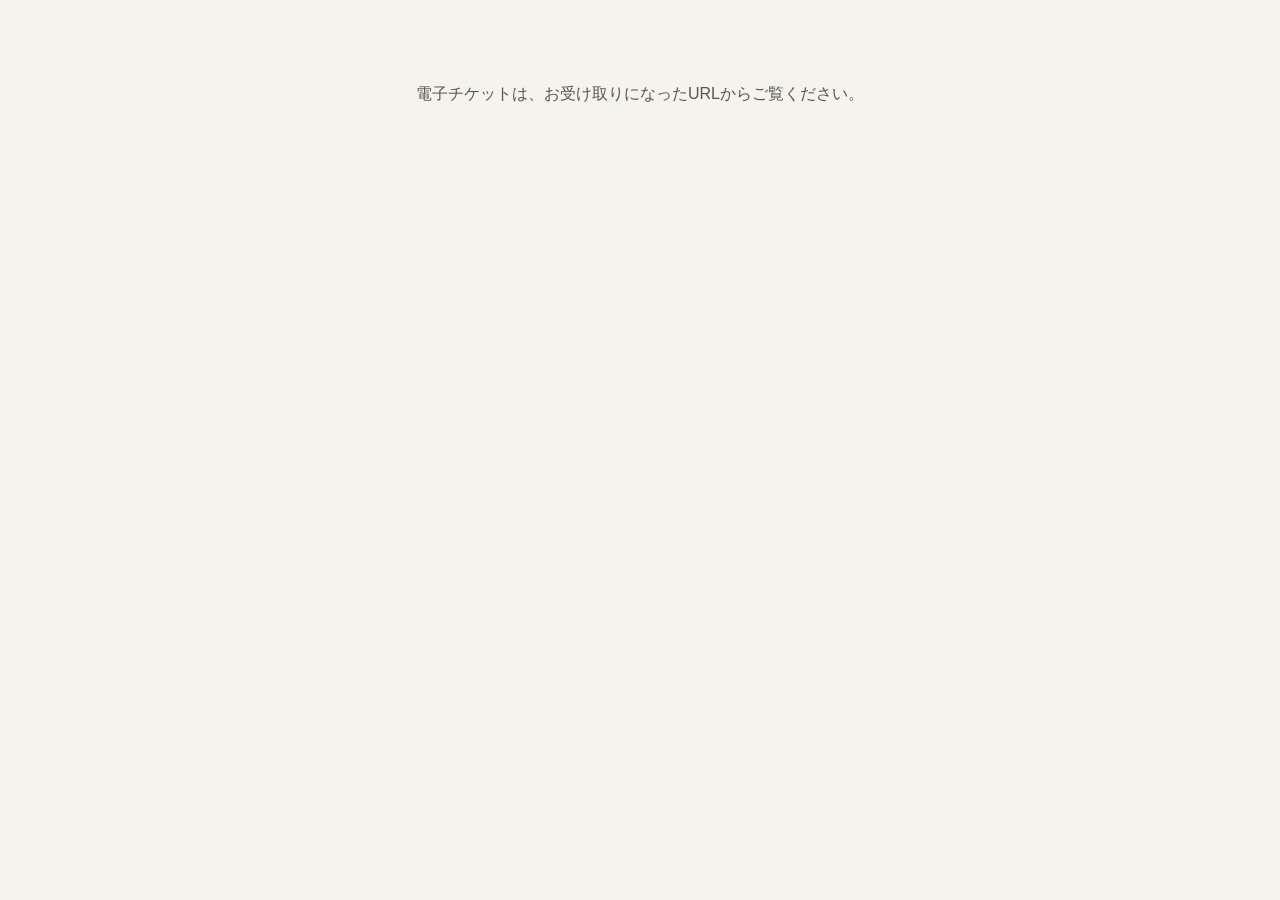
<file: index.html>
<!DOCTYPE html>
<html lang="ja">
<head>
<meta charset="UTF-8">
<meta name="viewport" content="width=device-width, initial-scale=1">
<meta name="robots" content="noindex, nofollow">
<title>電子チケット</title>
<style>body{font-family:"Hiragino Sans",sans-serif;text-align:center;padding:60px 20px;color:#555;background:#f6f3ec}</style>
</head>
<body>
<p>電子チケットは、お受け取りになったURLからご覧ください。</p>
</body>
</html>
</file>
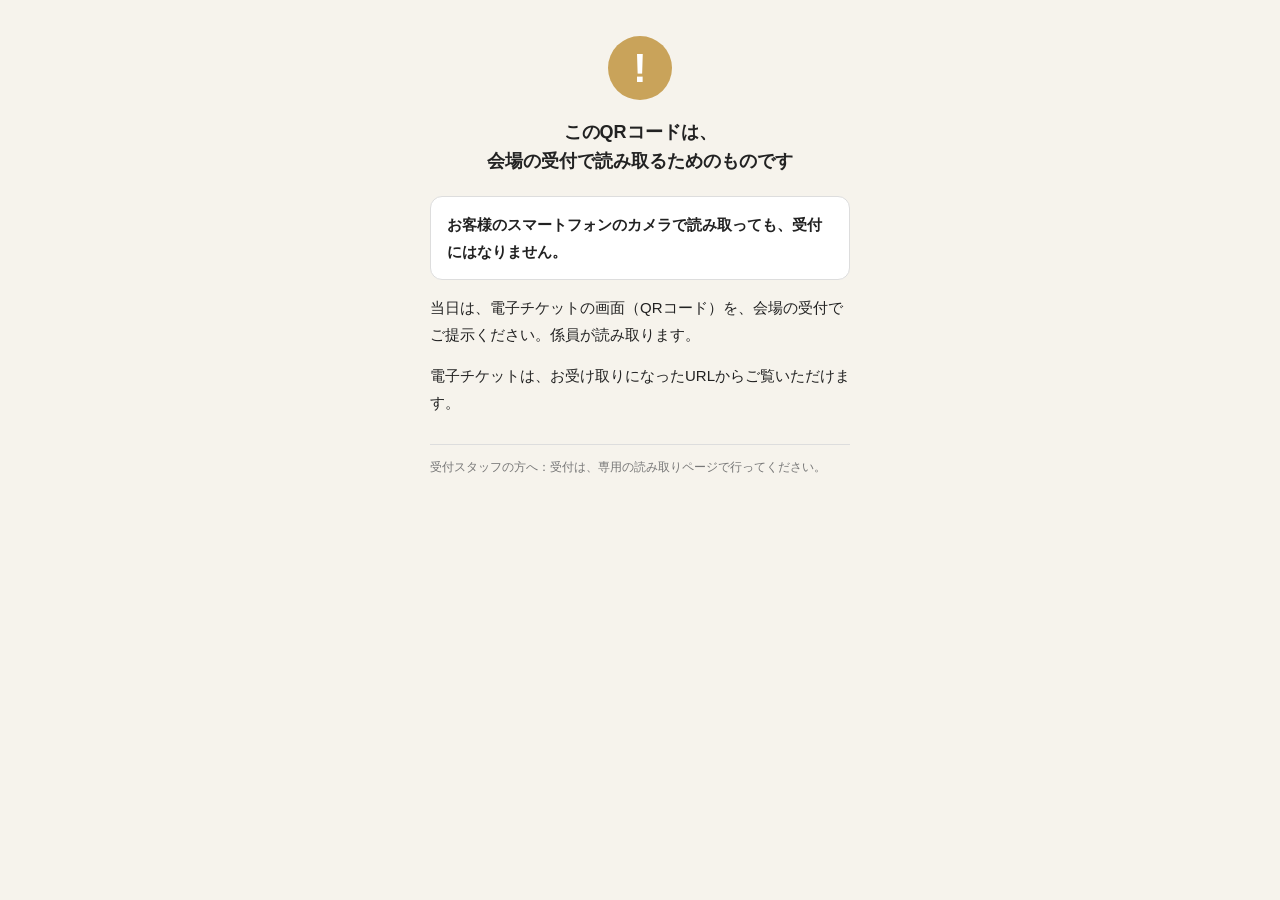
<file: c/index.html>
<!DOCTYPE html>
<html lang="ja">
<head>
<meta charset="UTF-8">
<meta name="viewport" content="width=device-width, initial-scale=1">
<meta name="robots" content="noindex, nofollow">
<title>電子チケットのQRコードについて</title>
<style>
body{margin:0;font-family:"Hiragino Sans","Noto Sans JP",sans-serif;background:#f6f3ec;color:#222;line-height:1.8;-webkit-text-size-adjust:100%}
.box{max-width:420px;margin:0 auto;padding:36px 22px}
.mark{width:64px;height:64px;border-radius:50%;background:#c9a35a;color:#fff;font-size:40px;font-weight:800;line-height:64px;text-align:center;margin:0 auto 18px}
h1{font-size:18px;text-align:center;margin:0 0 20px;line-height:1.6}
p{font-size:15px;margin:0 0 14px}
.em{background:#fff;border:1px solid #ddd;border-radius:12px;padding:14px 16px;font-weight:700}
.staff{font-size:12px;color:#777;margin-top:28px;border-top:1px solid #ddd;padding-top:12px}
</style>
</head>
<body>
<!-- チケットのQRコードを、ふつうのカメラで読んだときに開くページ。ここからは受付しない（受付は、受付スタッフの読み取りページだけ）。2026-11-16 までは受付の記録先へ転送していた（控え work/redirect_backup_2026-11-16.html） -->
<div class="box">
  <div class="mark">!</div>
  <h1>このQRコードは、<br>会場の受付で読み取るためのものです</h1>
  <p class="em">お客様のスマートフォンのカメラで読み取っても、受付にはなりません。</p>
  <p>当日は、電子チケットの画面（QRコード）を、会場の受付でご提示ください。係員が読み取ります。</p>
  <p>電子チケットは、お受け取りになったURLからご覧いただけます。</p>
  <div class="staff">受付スタッフの方へ：受付は、専用の読み取りページで行ってください。</div>
</div>
</body>
</html>
</file>
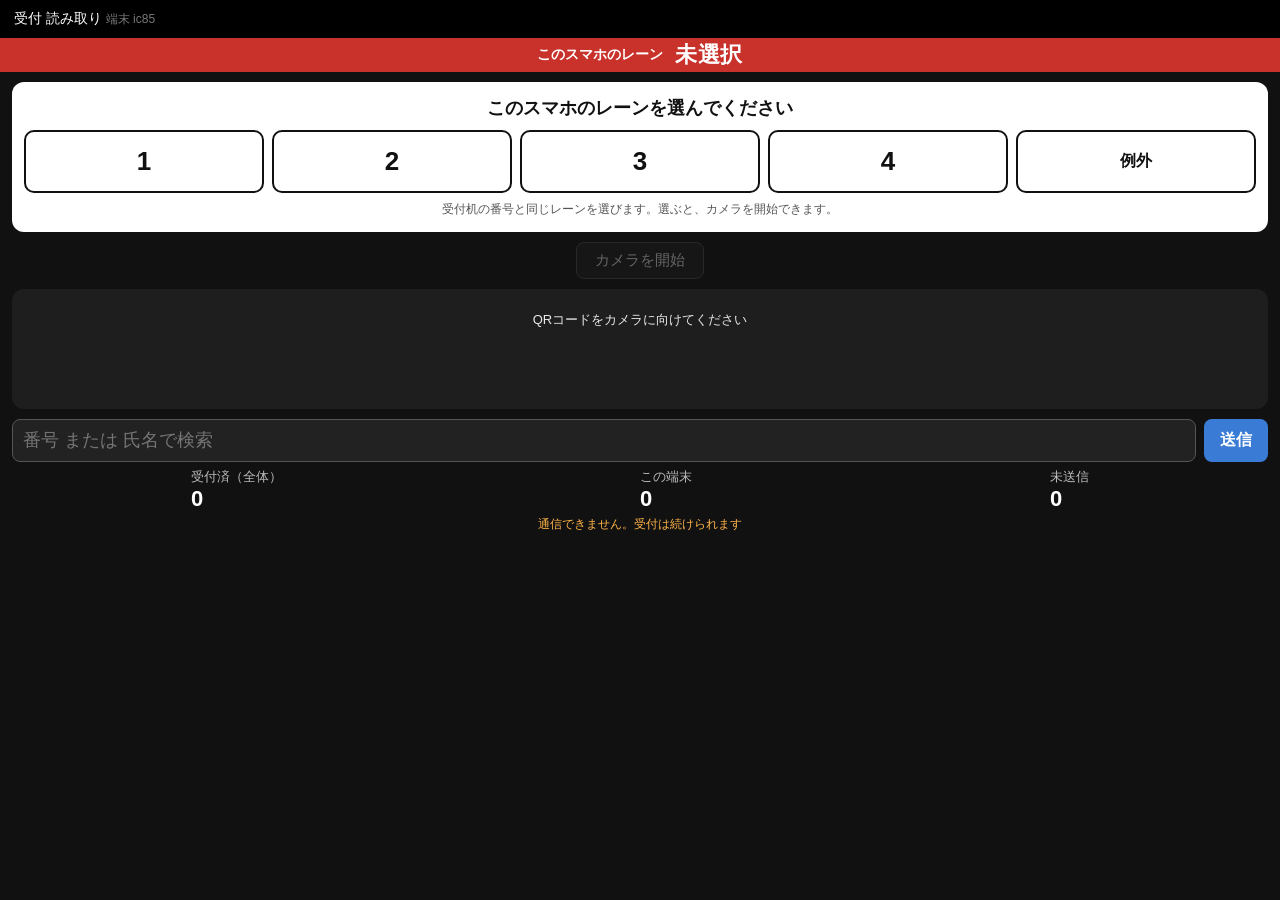
<file: scan/index.html>
<!DOCTYPE html>
<html lang="ja">
<head>
<meta charset="UTF-8">
<meta name="viewport" content="width=device-width, initial-scale=1, maximum-scale=1, user-scalable=no">
<meta name="robots" content="noindex, nofollow">
<title>受付 読み取り｜星渉「自分アップデート」出版記念講演会</title>
<style>
:root{--ok:#1d8a4b;--ng:#c8322b;--warn:#d07f00;--ink:#1e1e1e;--sub:#666;--line:#ddd}
*{box-sizing:border-box}
body{margin:0;font-family:"Hiragino Sans","Noto Sans JP",sans-serif;background:#111;color:#fff;-webkit-text-size-adjust:100%}
header{display:flex;justify-content:space-between;align-items:center;padding:10px 14px;background:#000;font-size:14px}
header select{font-size:16px;padding:4px 8px;border-radius:6px;border:1px solid #555;background:#222;color:#fff}
#reader{width:100%;max-width:480px;margin:0 auto;background:#000}
#reader video{width:100%!important}
.card{margin:10px 12px;border-radius:12px;padding:16px;background:#1e1e1e;min-height:120px;text-align:center;transition:background .2s}
.card.ok{background:var(--ok)}
.card.dup{background:var(--warn)}
.card.ng{background:var(--ng)}
.card .big{font-size:30px;font-weight:700;letter-spacing:.06em;line-height:1.2}
.card .mid{font-size:22px;font-weight:600;margin-top:4px}
.card .sm{font-size:13px;opacity:.9;margin-top:6px}
.tag{display:inline-block;margin-top:10px;padding:5px 16px;border-radius:8px;font-size:20px;font-weight:700;letter-spacing:.08em}
.tag.s1{background:#c9a35a;color:#2a1a00}
.tag.s2{background:#6f3fc9;color:#fff}
.tag.s0{background:#3a3a3a;color:#bbb;font-weight:500;font-size:14px}
.late{margin:0 12px 8px;padding:10px 12px;border-radius:10px;background:#5a3a00;border:1px solid var(--warn);font-size:14px;display:none}
.late.show{display:block}
.row{display:flex;gap:8px;margin:10px 12px 4px}
.row input{flex:1;font-size:18px;padding:10px;border-radius:8px;border:1px solid #555;background:#222;color:#fff}
.row button{font-size:16px;padding:10px 16px;border-radius:8px;border:0;background:#3a7bd5;color:#fff;font-weight:600}
.cands{margin:0 12px 6px}
.cands button{display:flex;justify-content:space-between;width:100%;text-align:left;font-size:16px;padding:10px 12px;margin-top:6px;border-radius:8px;border:1px solid #444;background:#222;color:#fff}
.cands button span{color:#bbb;font-size:14px}
.stats{display:flex;justify-content:space-around;margin:6px 12px 4px;font-size:13px;color:#bbb}
.stats b{display:block;font-size:22px;color:#fff}
.sync{margin:0 12px 10px;font-size:12px;color:#888;text-align:center}
.sync.off{color:#ffb347}
.log{margin:0 12px 20px;font-size:13px;color:#bbb}
.log div{padding:6px 0;border-bottom:1px solid #333}
.q{color:#ffb347}
#camBtn{margin:8px auto;display:block;font-size:15px;padding:8px 18px;border-radius:8px;border:1px solid #555;background:#222;color:#fff}
/* 読んだ結果を画面いっぱいに出す（スクロールしなくても見える。閉じると読み取りの画面に戻る） */
.res{display:none;position:fixed;left:0;top:0;right:0;bottom:0;z-index:30;padding:18px 14px;text-align:center;color:#fff;overflow:auto}
.res.show{display:flex;flex-direction:column;justify-content:center}
.res.ok{background:var(--ok)} .res.dup{background:var(--warn)} .res.ng{background:var(--ng)}
.res .big{font-size:36px;font-weight:800;letter-spacing:.04em;line-height:1.25}
.res .mid{font-size:26px;font-weight:700;margin-top:8px}
.res .tag{font-size:24px;margin-top:16px;padding:8px 22px}
.res .tag.s0{font-size:17px}
.res .sm{font-size:15px;margin-top:12px;opacity:.95}
.res .pmark{margin-top:14px;font-size:13px}
#resClose{margin:26px auto 0;display:block;width:86%;max-width:360px;font-size:20px;font-weight:800;padding:16px 10px;border-radius:12px;border:3px solid #fff;background:rgba(0,0,0,.25);color:#fff}
.res-n{font-size:13px;margin-top:10px;opacity:.9;min-height:1.3em}
.late.show{position:fixed;left:8px;right:8px;top:8px;margin:0;z-index:40;font-size:16px;font-weight:700;color:#fff}
.samehint{display:none;margin:8px 12px 0;padding:8px 10px;border-radius:8px;background:#fff;color:#111;font-size:13px;font-weight:700;align-items:center;justify-content:space-between;gap:8px;line-height:1.4}
.samehint.show{display:flex}
.samehint button{flex:none;font-size:14px;font-weight:800;padding:8px 12px;border-radius:8px;border:2px solid #111;background:#ffd400;color:#111}
/* このスマホのレーン（大きく出す。選ぶまで受付できない） */
.lanebar{display:flex;align-items:center;justify-content:center;gap:12px;background:#fff;color:#111;padding:6px 12px;font-size:14px;font-weight:700}
.lanebar b{font-size:36px;line-height:1;font-weight:800;letter-spacing:.04em;min-width:1.2em;text-align:center}
.lanebar button{font-size:13px;padding:5px 12px;border-radius:6px;border:1px solid #888;background:#f2f2f2;color:#111}
.lanebar.none{background:#c8322b;color:#fff}
.lanebar.none b{font-size:22px}
.lanepick{display:none;margin:10px 12px;padding:14px 12px;border-radius:12px;background:#fff;color:#111;text-align:center}
.lanepick.show{display:block}
.lp-t{font-size:18px;font-weight:800;margin-bottom:10px}
.lp-b{display:grid;grid-template-columns:repeat(5,1fr);gap:8px}
.lp-b button{font-size:26px;font-weight:800;padding:14px 0;border-radius:10px;border:2px solid #111;background:#fff;color:#111}
.lp-b button.ex{font-size:16px}
.lp-b button.cur{background:#111;color:#fff}
.lp-n{font-size:12px;color:#555;margin-top:8px}
.lp-n.warn{color:#c8322b;font-weight:700}
#camBtn:disabled{opacity:.35}
/* 練習用ページを閉じたあとの表示 */
.closedbox{display:none}
body.closed .closedbox{display:block;margin:24px 14px;padding:26px 16px;border-radius:14px;background:#fff;color:#111;text-align:center}
.closedbox .cb-t{font-size:22px;font-weight:800;margin-bottom:10px}
.closedbox .cb-s{font-size:15px;line-height:1.7}
body.closed #reader,body.closed .samehint,body.closed #camBtn,body.closed #card,body.closed .late,body.closed .row,body.closed .cands,body.closed .stats,body.closed .sync,body.closed .log,body.closed .ptools,body.closed .lanebar,body.closed .lanepick{display:none!important}
/* 練習用ページだけの表示（body.practice のときだけ出る。本番・デモでは出ない） */
.pbar,.ptools,.pmark{display:none}
body.practice{background:#0c1d3f}
body.practice header{background:#06122b}
body.practice .pbar{display:block;position:sticky;top:0;z-index:20;background:#ffd400;color:#111;text-align:center;font-weight:800;font-size:17px;letter-spacing:.18em;padding:7px 8px;border-bottom:4px solid #111}
body.practice .pbar small{display:block;font-size:12px;font-weight:600;letter-spacing:.04em}
body.practice .pmark{display:block;margin-top:8px;font-size:12px;font-weight:700;color:#111;background:#ffd400;border-radius:6px;padding:3px 8px}
body.practice .ptools{display:block;margin:0 12px 24px;padding:12px;border:1px dashed #ffd400;border-radius:10px;font-size:12px;color:#cfd6e6;text-align:center}
.ptools button{font-size:15px;padding:10px 14px;border-radius:8px;border:1px solid #ffd400;background:#1a2b55;color:#ffd400;font-weight:700;margin-bottom:8px}
.ptools button.arm{background:#c8322b;border-color:#c8322b;color:#fff}
</style>
</head>
<body>
<div class="pbar">練習用<small>本番の受付には使えません<span id="pclose"></span></small></div>
<header>
  <div><span id="ttl">受付 読み取り</span> <span id="dev" style="color:#777;font-size:12px"></span></div>
  <select id="lane" hidden><option>1</option><option>2</option><option>3</option><option>4</option><option>例外</option></select>
</header>
<div class="lanebar none" id="laneBar"><span>このスマホのレーン</span><b id="laneBig">未選択</b><button id="laneChange" type="button" style="display:none">変更</button></div>
<div class="lanepick show" id="lanePick">
  <div class="lp-t">このスマホのレーンを選んでください</div>
  <div class="lp-b"><button type="button" data-lane="1">1</button><button type="button" data-lane="2">2</button><button type="button" data-lane="3">3</button><button type="button" data-lane="4">4</button><button type="button" data-lane="例外" class="ex">例外</button></div>
  <div class="lp-n" id="laneNote"></div>
</div>
<div class="res" id="res"><div><div id="resBody"></div><button type="button" id="resClose">閉じる</button><div class="res-n" id="resNote"></div></div></div>
<div class="closedbox" id="closedBox"><div class="cb-t">練習用のページは終了しました</div><div class="cb-s">当日の受付には、本番の読み取りページ<br>（いちばん上に黄色の帯が出ないページ）を使ってください。</div></div>
<div class="samehint" id="sameHint"><span>同じチケットが映っています（さきほど読みました）</span><button type="button" id="sameAgain">もう一度読む</button></div>
<div id="reader"></div>
<button id="camBtn">カメラを開始</button>
<div id="card" class="card"><div class="sm">QRコードをカメラに向けてください</div></div>
<div id="late" class="late"></div>
<div class="row">
  <input id="manual" placeholder="番号 または 氏名で検索" autocapitalize="off" autocomplete="off">
  <button id="send">送信</button>
</div>
<div class="cands" id="cands"></div>
<div class="stats">
  <div>受付済（全体）<b id="total">0</b></div>
  <div>この端末<b id="mine">0</b></div>
  <div>未送信<b id="queued">0</b></div>
</div>
<div class="sync" id="sync">サーバー未同期</div>
<div class="log" id="log"></div>
<div class="ptools">
  <button id="resetBtn">練習の記録を消して、最初からやり直す</button>
  <div id="resetMsg">全員が「まだ受付していない」状態に戻ります。ほかの練習用の端末も20秒ほどで戻ります。本番の記録には影響しません。</div>
</div>

<script src="../assets/html5-qrcode.min.js"></script>
<script>
// ---------- 設定 ----------
var GAS_URL = 'https://script.google.com/macros/s/AKfycbwPD3cALHE9oW5tdlBtWrCnNBMi1UInY7z5L_RNXqZ1-bEyjfKMI0o6wGSRqGyH1twg/exec';
var ROSTER = {"ueii2hz4":["星 渉","1階 A-12","テスト団体",2],"hrivhhr9":["赤木 瑞穂","1階 A-13","テスト団体",1],"fqv7hhtt":["山野 清香（テスト）","1階 A-14","テスト団体",0]};          // token → [氏名, 座席, 団体, サイン会 0なし/1あり/2前]（生成時に埋め込み）
var SAME_GAP = 3000;                     // 同じQRが映り続けている間は読み直さない（カメラから外して3秒で解除）。読み直さない間は「同じチケットが映っています」と出し、「もう一度読む」ですぐ読める
var RESULT_OK_MS = 3000;                 // 緑（受付完了）を画面いっぱいに出しておく時間。過ぎると自動で読み取りの画面に戻る（タップでもすぐ戻る）。0 にすると、ボタンを押すまで出したまま
var RESULT_NG_MS = 0;                    // オレンジ（受付済）・赤を出しておく時間。0＝ボタンを押すまで出したまま（見落とさないため）
var SYNC_MS  = 20000;                    // 他レーンの受付状況を取りに行く間隔
var FETCH_TIMEOUT = 15000;
// 練習用ページかどうか。練習用を作るとき（work/practice_build.py）だけ true に書き換える。本番・デモは false のまま
var PRACTICE = false;
var PRACTICE_CLOSE_AT = '';              // 練習用ページを閉じる日時（例 2026-12-12T22:00:00+09:00）。練習用を作るときに入る。空なら閉じない。GAS の PRACTICE_CLOSE_AT と揃える
var PRACTICE_PREFIX = '0';               // 練習用チケットの番号は先頭が 0（本番の番号に 0 は使われない）。GAS の PRACTICE_PREFIX と揃える
var NS = PRACTICE ? 'practice_' : '';    // 端末内の保存先の名前。練習用は別にして、同じスマホで本番の記録と混ざらないようにする
var MODE_Q = PRACTICE ? '&mode=practice' : '';
function isPracticeToken(t){ return String(t).charAt(0) === PRACTICE_PREFIX; }
if(PRACTICE){
  document.body.className += ' practice';
  document.title = '【練習用】' + document.title;
  document.getElementById('ttl').textContent = '【練習用】受付 読み取り';
}

// ---------- 状態（端末内に保存。再読み込みしても消えない） ----------
var laneSel = document.getElementById('lane');
var card = document.getElementById('card');
var logEl = document.getElementById('log');
var done = {};      // token → {t:'HH:mm:ss', lane:'1', src:'local'|'server'}
var queue = [];     // 未送信 [{t, lane, dev, ts, localNew}]
var mine = 0, lastToken = '', lastSeen = 0, sending = false, nextTry = 0;
var DEV = '';
function load(k, d){ try{ var v = localStorage.getItem(k); return v ? JSON.parse(v) : d; }catch(e){ return d; } }
function save(k, v){ try{ localStorage.setItem(k, JSON.stringify(v)); }catch(e){} }
done = load(NS+'done_v2', {}); queue = load(NS+'queue_v2', []); mine = load(NS+'mine_v2', 0);
DEV = load(NS+'dev_v2', ''); if(!DEV){ DEV = Math.random().toString(36).slice(2,6); save(NS+'dev_v2', DEV); }
// レーンは、このスマホで一度選ぶまで「未選択」。選ぶまでカメラを開始できず、受付もできない（全員がレーン1のまま記録されるのを防ぐ）
var laneChosen = false, lanePickOpen = false;
try{ var _l = localStorage.getItem(NS+'lane'); if(_l){ laneSel.value = _l; laneChosen = (laneSel.value === _l); } }catch(e){}
function renderLane(){
  var bar = document.getElementById('laneBar'), pick = document.getElementById('lanePick'), note = document.getElementById('laneNote');
  bar.className = 'lanebar' + (laneChosen ? '' : ' none');
  document.getElementById('laneBig').textContent = laneChosen ? laneSel.value : '未選択';
  document.getElementById('laneChange').style.display = (laneChosen && !lanePickOpen) ? '' : 'none';
  pick.className = 'lanepick' + ((!laneChosen || lanePickOpen) ? ' show' : '');
  var bs = pick.querySelectorAll('button');
  for(var i = 0; i < bs.length; i++) bs[i].className = (bs[i].getAttribute('data-lane') === '例外' ? 'ex' : '') + ((laneChosen && bs[i].getAttribute('data-lane') === laneSel.value) ? ' cur' : '');
  if(!laneChosen){ note.className = 'lp-n'; note.textContent = '受付机の番号と同じレーンを選びます。選ぶと、カメラを開始できます。'; }
  else if(mine > 0){ note.className = 'lp-n warn'; note.textContent = '受付の途中でレーンを変えると、記録のレーンが混ざります。机を移るときだけ変えてください。'; }
  else { note.className = 'lp-n'; note.textContent = '受付机の番号と同じレーンを選びます。'; }
  document.getElementById('camBtn').disabled = !laneChosen;
}
function setLane(v){
  laneSel.value = v; laneChosen = true; lanePickOpen = false;
  try{ localStorage.setItem(NS+'lane', v); }catch(e){}
  renderLane();
}
(function(){
  var bs = document.getElementById('lanePick').querySelectorAll('button');
  for(var i = 0; i < bs.length; i++) bs[i].addEventListener('click', function(){ setLane(this.getAttribute('data-lane')); });
  document.getElementById('laneChange').addEventListener('click', function(){ lanePickOpen = true; renderLane(); });
})();
renderLane();
document.getElementById('dev').textContent = '端末 ' + DEV;
refreshStats();

// ---------- 共通 ----------
function hms(d){ d = d || new Date(); return ('0'+d.getHours()).slice(-2)+':'+('0'+d.getMinutes()).slice(-2)+':'+('0'+d.getSeconds()).slice(-2); }
function parseToken(text){
  text = (text||'').trim();
  var m = text.match(/[?&]t=([A-Za-z0-9]+)/);
  if(m) return m[1].toLowerCase();
  if(/^[A-Za-z0-9]{6,12}$/.test(text)) return text.toLowerCase();
  return '';
}
function beep(kind){
  try{
    var ctx = new (window.AudioContext||window.webkitAudioContext)();
    var o = ctx.createOscillator(), g = ctx.createGain();
    o.connect(g); g.connect(ctx.destination);
    o.frequency.value = kind==='ok' ? 1200 : 300; g.gain.value = 0.2;
    o.start(); setTimeout(function(){ o.stop(); ctx.close(); }, kind==='ok'?120:350);
  }catch(e){}
  try{ if(navigator.vibrate) navigator.vibrate(kind==='ok'?60:[120,60,120]); }catch(e){}
}
function show(cls, big, mid, sm, tag){
  card.className = 'card ' + cls;
  card.innerHTML = '<div class="big">'+big+'</div><div class="mid">'+(mid||'')+'</div>'+(tag||'')+'<div class="sm">'+(sm||'')+'</div>' +
                   '<div class="pmark">練習です（本番の記録には入りません）</div>';
}
// 結果を画面いっぱいに出す。出している間はカメラの読み取りを止め、閉じると読み取りの画面に戻る
var resEl = document.getElementById('res'), resTimer = null, resTick = null, resOpenAt = 0, camHeld = false;
function openRes(cls){
  clearTimeout(resTimer); clearInterval(resTick);
  document.getElementById('resBody').innerHTML = card.innerHTML;
  resEl.className = 'res show ' + cls; resOpenAt = Date.now();
  if(scanner && !camHeld){ try{ scanner.pause(true); camHeld = true; }catch(e){} }
  var ms = (cls === 'ok') ? RESULT_OK_MS : RESULT_NG_MS, note = document.getElementById('resNote');
  document.getElementById('resClose').textContent = (cls === 'ok') ? '次の方へ' : '確認しました（閉じる）';
  if(ms > 0){
    var left = Math.ceil(ms / 1000);
    note.textContent = 'あと ' + left + ' 秒で読み取りの画面に戻ります';
    resTick = setInterval(function(){ left--; if(left > 0) note.textContent = 'あと ' + left + ' 秒で読み取りの画面に戻ります'; }, 1000);
    resTimer = setTimeout(closeRes, ms);
  }else{
    note.textContent = 'ボタンを押すと、読み取りの画面に戻ります';
  }
}
function closeRes(){
  clearTimeout(resTimer); clearInterval(resTick);
  if(!resEl || resEl.className.indexOf('show') < 0) return;
  resEl.className = 'res';
  lastSeen = Date.now();                 // 同じQRが映ったままでも、すぐには読み直さない
  if(camHeld){ camHeld = false; try{ if(scanner) scanner.resume(); }catch(e){} }
  try{ window.scrollTo(0, 0); }catch(e){}
}
document.getElementById('resClose').addEventListener('click', function(e){ e.stopPropagation(); if(Date.now() - resOpenAt >= 400) closeRes(); });
resEl.addEventListener('click', function(){ if(resEl.className.indexOf(' ok') >= 0 && Date.now() - resOpenAt >= 400) closeRes(); });   // 緑は、画面のどこを押しても閉じる
document.getElementById('late').addEventListener('click', function(){ this.className = 'late'; });
// サイン会の表示（0=なし, 1=あり, 2=講演会前）。「前」はスタッフだけが見るこの画面で区別する
function signTag(s){
  if(s === 2) return '<div class="tag s2">サイン会・前</div>';
  if(s === 1) return '<div class="tag s1">サイン会</div>';
  return '<div class="tag s0">サイン会なし</div>';
}
function addLog(text, cls){
  var d = document.createElement('div'); d.textContent = text; if(cls) d.className = cls;
  logEl.insertBefore(d, logEl.firstChild);
  while(logEl.children.length > 8) logEl.removeChild(logEl.lastChild);
}
function refreshStats(){
  document.getElementById('total').textContent = Object.keys(done).length;
  document.getElementById('mine').textContent = mine;
  document.getElementById('queued').textContent = queue.length;
}
function setSync(text, off){ var s = document.getElementById('sync'); s.textContent = text; s.className = 'sync' + (off ? ' off' : ''); }
function esc(s){ return String(s).replace(/[&<>"]/g, function(c){ return {'&':'&amp;','<':'&lt;','>':'&gt;','"':'&quot;'}[c]; }); }

// ---------- 練習用ページを閉じる（練習用だけ。決めた日時を過ぎたら受付できなくする） ----------
var pClosed = false;      // ※ closed という名前は使わない（window.closed とぶつかって書き換えられない）
function closeAtMs(){ var t = (PRACTICE && PRACTICE_CLOSE_AT) ? Date.parse(PRACTICE_CLOSE_AT) : NaN; return isNaN(t) ? 0 : t; }
function checkClosed(force){
  if(pClosed || !PRACTICE) return pClosed;
  if(force === true || (closeAtMs() && Date.now() >= closeAtMs())){
    pClosed = true;
    try{ closeRes(); }catch(e){}
    try{ if(scanner){ scanner.stop(); scanner = null; } }catch(e){}
    document.body.className += ' closed';
    document.getElementById('pclose').textContent = '（終了しました）';
  }
  return pClosed;
}
if(closeAtMs()){
  var _c = new Date(closeAtMs());
  document.getElementById('pclose').textContent = '（' + (_c.getMonth()+1) + '/' + _c.getDate() + ' ' + ('0'+_c.getHours()).slice(-2) + ':' + ('0'+_c.getMinutes()).slice(-2) + ' まで）';
}

// ---------- 受付（端末内で即判定 → 送信は裏で） ----------
function handle(token, via){
  if(pClosed) return;
  if(!laneChosen){
    beep('ng');
    show('ng', 'レーン未選択', '', '画面の上で、このスマホのレーンを選んでから受付してください');
    return;
  }
  var p = ROSTER[token];
  var lane = laneSel.value;
  if(!p){
    beep('ng');
    if(PRACTICE && !isPracticeToken(token)){
      // 練習用ページで、練習用ではないチケットを読んだ（当日に練習用ページを開いてしまったときもここに来る）
      show('ng', '✕ 練習用ではありません', esc(token), 'このページは練習用です。本番のチケットは受付できません。本番の読み取りページで読んでください');
      addLog(hms() + '  練習用ではない  ' + token, 'q');
    }else if(!PRACTICE && isPracticeToken(token)){
      // 本番のページで練習用チケットを読んだ
      show('ng', '✕ 練習用のチケット', esc(token), '練習用のチケットです。本番の受付はできません。例外レーンへご案内ください');
      addLog(hms() + '  練習用チケット  ' + token, 'q');
    }else{
      show('ng', '✕ 見つかりません', esc(token), '名簿にないチケット番号です。例外レーンへご案内ください');
      addLog(hms() + '  不明  ' + token, 'q');
    }
    openRes('ng');
    return;
  }
  var name = p[0], seat = p[1], tag = signTag(p[3]);
  var now = new Date();
  var prev = done[token];
  var localNew = !prev;
  if(prev){
    beep('ng');
    var where = prev.lane ? '（レーン' + prev.lane + '）' : '';
    show('dup', '⚠ 受付済', esc(name) + ' 様　' + esc(seat), prev.t + ' に受付済みです' + where + '（今回 ' + hms(now) + '）', tag);
    addLog(hms(now) + '  重複  ' + name + '  ' + seat, 'q');
  }else{
    done[token] = { t: hms(now), lane: lane, src: 'local' };
    mine++; save(NS+'mine_v2', mine); save(NS+'done_v2', done);
    beep('ok');
    show('ok', '✓ ' + esc(name) + ' 様', esc(seat) + '　受付完了', hms(now) + '　レーン' + lane + (via==='manual' ? '　手入力' : ''), tag);
    addLog(hms(now) + '  ' + name + '  ' + seat);
  }
  openRes(prev ? 'dup' : 'ok');
  queue.push({ t: token, lane: lane, dev: DEV, ts: now.toISOString(), localNew: localNew, name: name });
  save(NS+'queue_v2', queue);
  refreshStats();
  pump();
}

// 送信は1件ずつ順番に。失敗したら残して少し待って再送（端末内の受付表示は影響を受けない）
function fetchJson(url){
  var ctrl = ('AbortController' in window) ? new AbortController() : null;
  var timer = ctrl ? setTimeout(function(){ ctrl.abort(); }, FETCH_TIMEOUT) : null;
  return fetch(url, { method:'GET', redirect:'follow', signal: ctrl ? ctrl.signal : undefined })
    .then(function(r){ if(!r.ok) throw new Error('HTTP ' + r.status); return r.json(); })
    .finally(function(){ if(timer) clearTimeout(timer); });
}
function pump(){
  if(pClosed || sending || !queue.length || Date.now() < nextTry) return;
  sending = true;
  var item = queue[0];
  var url = GAS_URL + '?t=' + encodeURIComponent(item.t) + '&lane=' + encodeURIComponent(item.lane) +
            '&dev=' + encodeURIComponent(item.dev) + '&ts=' + encodeURIComponent(item.ts) + '&fmt=json' + MODE_Q;
  fetchJson(url).then(function(res){
    if(res.ok){
      // 自分は「初めて」と判定したが、サーバーでは他レーンが先に受付していた → 遅れて知らせる
      if(res.dup && item.localNew && res.prevLane && res.prevLane !== item.lane){
        var el = document.getElementById('late');
        el.textContent = '⚠ ' + res.name + ' 様は ' + res.prevTime + ' にレーン' + res.prevLane + ' で受付済みでした（このレーンでも受付しています）';
        el.className = 'late show';
        setTimeout(function(){ el.className = 'late'; }, 15000);
        beep('ng');
        addLog(hms() + '  他レーンで受付済  ' + res.name, 'q');
      }
      if(!done[item.t] || done[item.t].src === 'local'){
        done[item.t] = done[item.t] || { t: res.dup ? res.prevTime : res.time, lane: res.dup ? res.prevLane : res.lane, src: 'server' };
      }
      setSync('サーバー同期 ' + hms() + '　全体 ' + res.count + ' 名', false);
      queue.shift();
    }else if(res.error === 'closed'){
      queue = []; checkClosed(true);       // 練習用の受付は終了（サーバーの返事）
    }else if(res.error === 'not_found' || res.error === 'no_token'){
      addLog(hms() + '  サーバー名簿に無し  ' + item.t, 'q');
      queue.shift();
    }else{
      // サーバー側の一時エラー → 残して再送
      setSync('サーバー応答エラー、再送します（' + (res.message || res.error) + '）', true);
      nextTry = Date.now() + 5000;
    }
  }).catch(function(err){
    setSync('通信できません。受付は続けられます（未送信 ' + queue.length + ' 件は電波が戻り次第送信）', true);
    nextTry = Date.now() + 5000;
  }).then(function(){
    save(NS+'queue_v2', queue); save(NS+'done_v2', done); refreshStats();
    sending = false;
    if(queue.length) setTimeout(pump, 50);
  });
}
setInterval(pump, 1000);

// 他レーンの受付状況を取り込む（他レーンで受付済みの人をこの端末でも「受付済」と判定できるように）
function sync(){
  if(checkClosed()) return;
  fetchJson(GAS_URL + '?op=list' + MODE_Q).then(function(res){
    if(PRACTICE && res.closed){ checkClosed(true); return; }
    if(!res.ok) return;
    if(PRACTICE){
      // 練習用の一覧だけを取り込む（受付の仕組みが練習用に未対応のあいだは、本番側の一覧を混ぜない）
      if(!res.practice){ setSync('練習用の記録先が準備中です（この端末の中だけで練習できます）', true); return; }
      // ほかの端末が「最初からやり直す」を押していたら、この端末の記録も消す
      if(res.epoch != null && String(res.epoch) !== String(epoch)){
        if(epoch !== null){ clearLocal(); addLog(hms() + '  練習の記録が消されました（最初からやり直し）', 'q'); }
        epoch = String(res.epoch); save(NS+'epoch', epoch);
      }
    }
    var n = 0;
    for(var k in res.done){
      if(!done[k]){ var a = res.done[k].split('|'); done[k] = { t: a[0], lane: a[1] || '', src: 'server' }; n++; }
    }
    save(NS+'done_v2', done); refreshStats();
    setSync('サーバー同期 ' + hms() + '　全体 ' + res.count + ' 名', false);
  }).catch(function(){ if(!queue.length) setSync('通信できません。受付は続けられます', true); });
}
setInterval(sync, SYNC_MS); setTimeout(sync, 800);

// ---------- 練習用だけ: 記録を消して最初からやり直す ----------
var epoch = load(NS+'epoch', null);      // 練習の「何回目か」。サーバーの値と違ったら、この端末の記録を消す
function clearLocal(){
  done = {}; queue = []; mine = 0; lastToken = ''; lastSeen = 0;
  save(NS+'done_v2', done); save(NS+'queue_v2', queue); save(NS+'mine_v2', mine);
  logEl.innerHTML = ''; document.getElementById('late').className = 'late';
  card.className = 'card'; card.innerHTML = '<div class="sm">QRコードをカメラに向けてください</div>';
  refreshStats();
}
(function(){
  if(!PRACTICE) return;
  var btn = document.getElementById('resetBtn'), msg = document.getElementById('resetMsg'), armed = 0, label = btn.textContent;
  btn.addEventListener('click', function(){
    if(Date.now() - armed > 6000){          // 1回目は確認だけ。6秒以内にもう一度押すと実行
      armed = Date.now(); btn.className = 'arm'; btn.textContent = '本当に消す（もう一度押す）';
      setTimeout(function(){ if(Date.now() - armed >= 6000){ btn.className = ''; btn.textContent = label; } }, 6100);
      return;
    }
    armed = 0; btn.className = ''; btn.textContent = label; btn.disabled = true;
    msg.textContent = '消しています…';
    fetchJson(GAS_URL + '?op=reset&mode=practice').then(function(res){
      if(res.closed){ checkClosed(true); return; }
      if(res.ok && res.reset){
        clearLocal(); epoch = String(res.epoch); save(NS+'epoch', epoch); renderLane();
        msg.textContent = '消しました（' + hms() + '）。全員が「まだ受付していない」状態に戻りました。ほかの練習用の端末も20秒ほどで戻ります。';
      }else{
        clearLocal();
        msg.textContent = 'この端末の記録だけ消しました（練習用の記録先が準備中のため、サーバー側は消していません）。';
      }
    }).catch(function(){
      msg.textContent = '通信できないため消せませんでした。電波のある場所でもう一度押してください。';
    }).then(function(){ btn.disabled = false; });
  });
})();

// ---------- カメラ ----------
// 同じチケットを読み直さない間は、そのことを画面に出す（何も起きないと、止まったように見えるため）
var sameTimer = null;
function showSame(){
  document.getElementById('sameHint').className = 'samehint show';
  clearTimeout(sameTimer); sameTimer = setTimeout(hideSame, 1500);     // 映らなくなったら消す
}
function hideSame(){ clearTimeout(sameTimer); document.getElementById('sameHint').className = 'samehint'; }
document.getElementById('sameAgain').addEventListener('click', function(){ lastToken = ''; lastSeen = 0; hideSame(); });   // 次に映ったら、すぐ読む（受付済みならオレンジが出る）
function onScan(text){
  if(resEl.className.indexOf('show') >= 0) return;     // 結果を出している間は読まない（カメラの一時停止が効かない端末でも、次の人の結果で上書きしない）
  var token = parseToken(text);
  if(!token) return;
  var now = Date.now();
  if(token === lastToken && now - lastSeen < SAME_GAP){ lastSeen = now; showSame(); return; }
  hideSame();
  lastToken = token; lastSeen = now;
  handle(token, 'camera');               // 結果を出している間は openRes がカメラを止め、閉じると再開する
}
var scanner = null;
checkClosed(); setInterval(checkClosed, 30000);
document.getElementById('camBtn').addEventListener('click', function(){
  var btn = this;
  if(scanner){ camHeld = false; scanner.stop().then(function(){ scanner=null; btn.textContent='カメラを開始'; }); return; }
  // QRコードだけ読む（11/19: しぼらないと ZXing の道筋で1次元バーコードが先に働き、チケットの QR を8桁の数字と読み違える例があった。work/verify_qr/）
  scanner = new Html5Qrcode('reader', { formatsToSupport: [Html5QrcodeSupportedFormats.QR_CODE], verbose: false });
  scanner.start({ facingMode: 'environment' }, { fps: 10, qrbox: { width: 240, height: 240 } }, onScan, function(){})
    .then(function(){ btn.textContent = 'カメラを停止'; })
    .catch(function(err){ scanner = null; show('ng', 'カメラを開始できません', '', String(err)); });
});

// ---------- 手入力／氏名検索（例外レーン用） ----------
var manual = document.getElementById('manual'), cands = document.getElementById('cands');
function norm(s){ return String(s).replace(/[\s　]+/g, '').toLowerCase(); }
function search(q){
  cands.innerHTML = '';
  q = norm(q); if(q.length < 1) return [];
  var hits = [];
  for(var k in ROSTER){ if(norm(ROSTER[k][0]).indexOf(q) >= 0) hits.push(k); if(hits.length >= 8) break; }
  hits.forEach(function(k){
    var b = document.createElement('button');
    var st = done[k] ? '　受付済 ' + done[k].t : '';
    b.innerHTML = '<span style="color:#fff">' + esc(ROSTER[k][0]) + ' 様</span><span>' + esc(ROSTER[k][1]) + esc(st) + '</span>';
    b.addEventListener('click', function(){ manual.value = ''; cands.innerHTML = ''; handle(k, 'manual'); });
    cands.appendChild(b);
  });
  return hits;
}
manual.addEventListener('input', function(){ var v = manual.value; if(parseToken(v) && ROSTER[parseToken(v)]){ cands.innerHTML=''; return; } search(v); });
document.getElementById('send').addEventListener('click', function(){
  var v = manual.value, token = parseToken(v);
  if(token && ROSTER[token]){ manual.value=''; cands.innerHTML=''; handle(token, 'manual'); return; }
  var hits = search(v);
  if(hits.length === 1){ manual.value=''; cands.innerHTML=''; handle(hits[0], 'manual'); return; }
  if(!hits.length) show('ng', '該当なし', esc(v), '番号（英数字8文字）か氏名の一部を入れてください');
});
manual.addEventListener('keydown', function(e){ if(e.key==='Enter') document.getElementById('send').click(); });
</script>
</body>
</html>
</file>
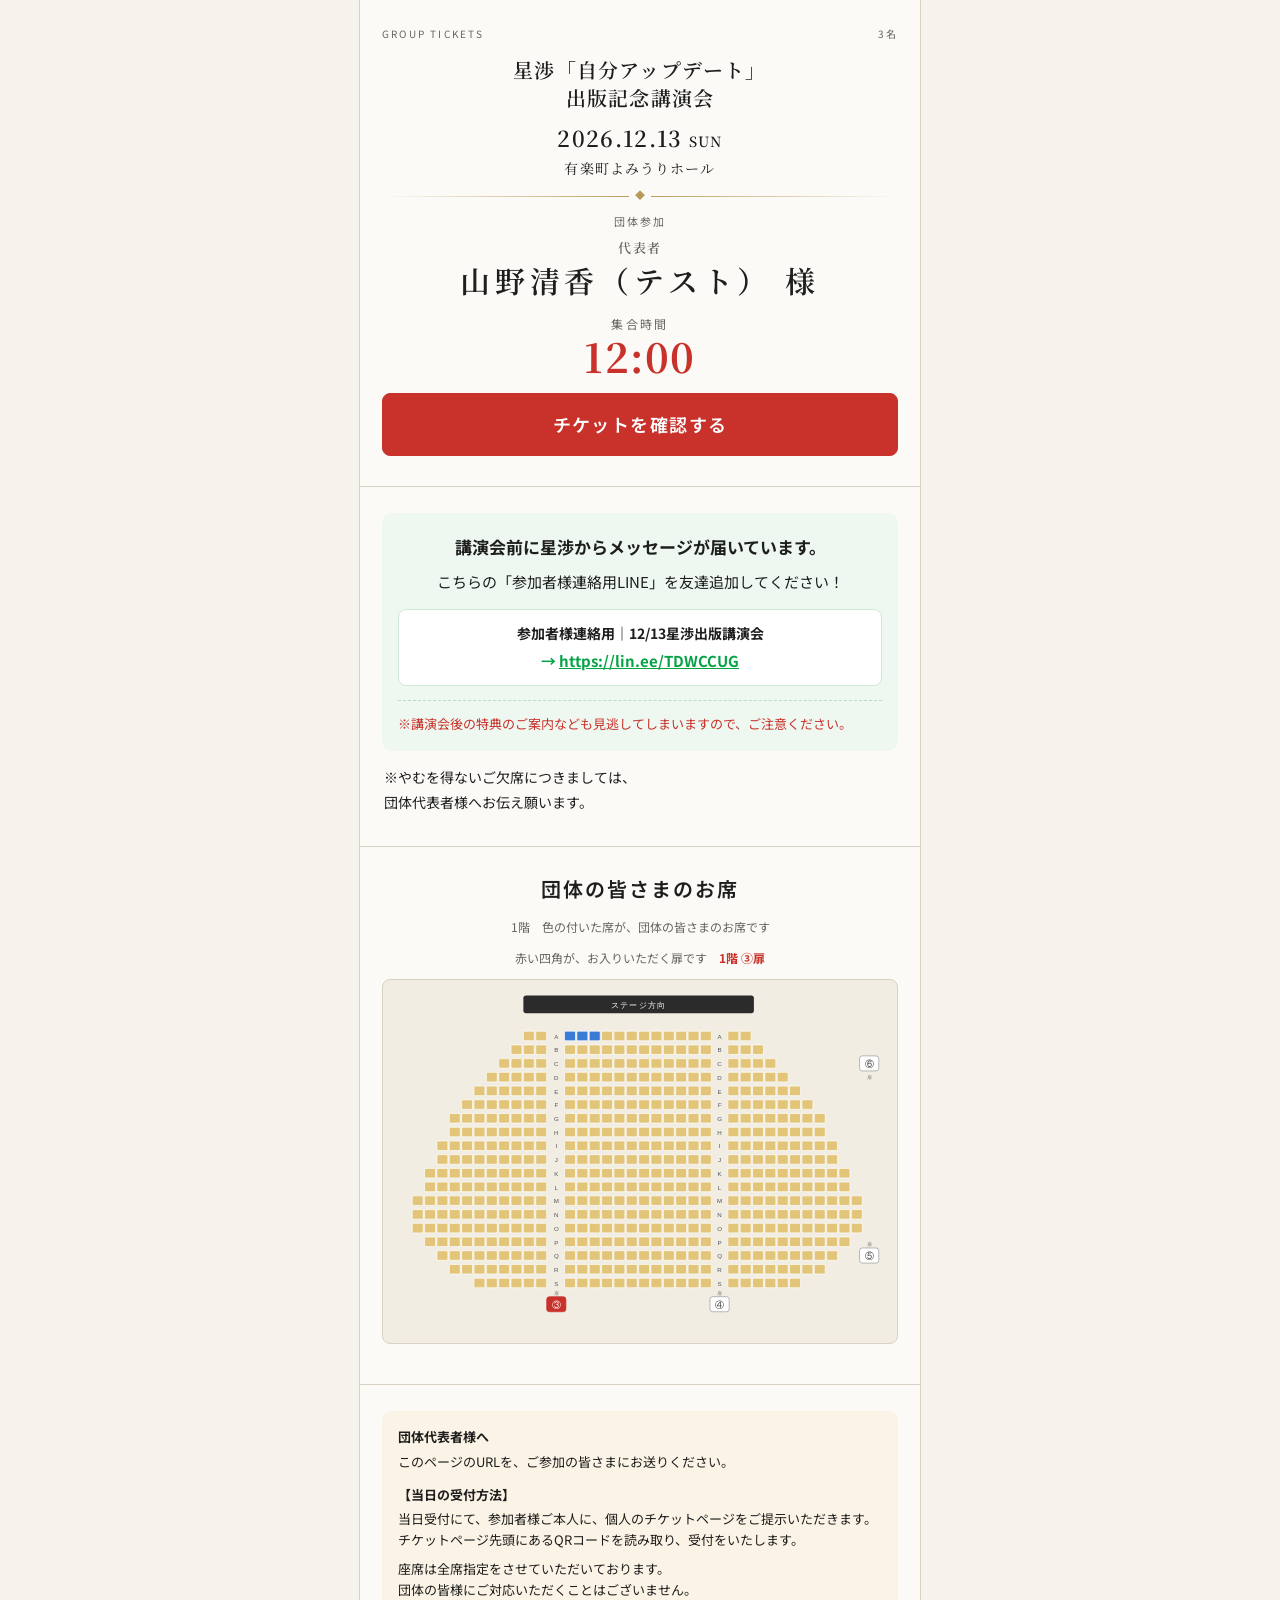
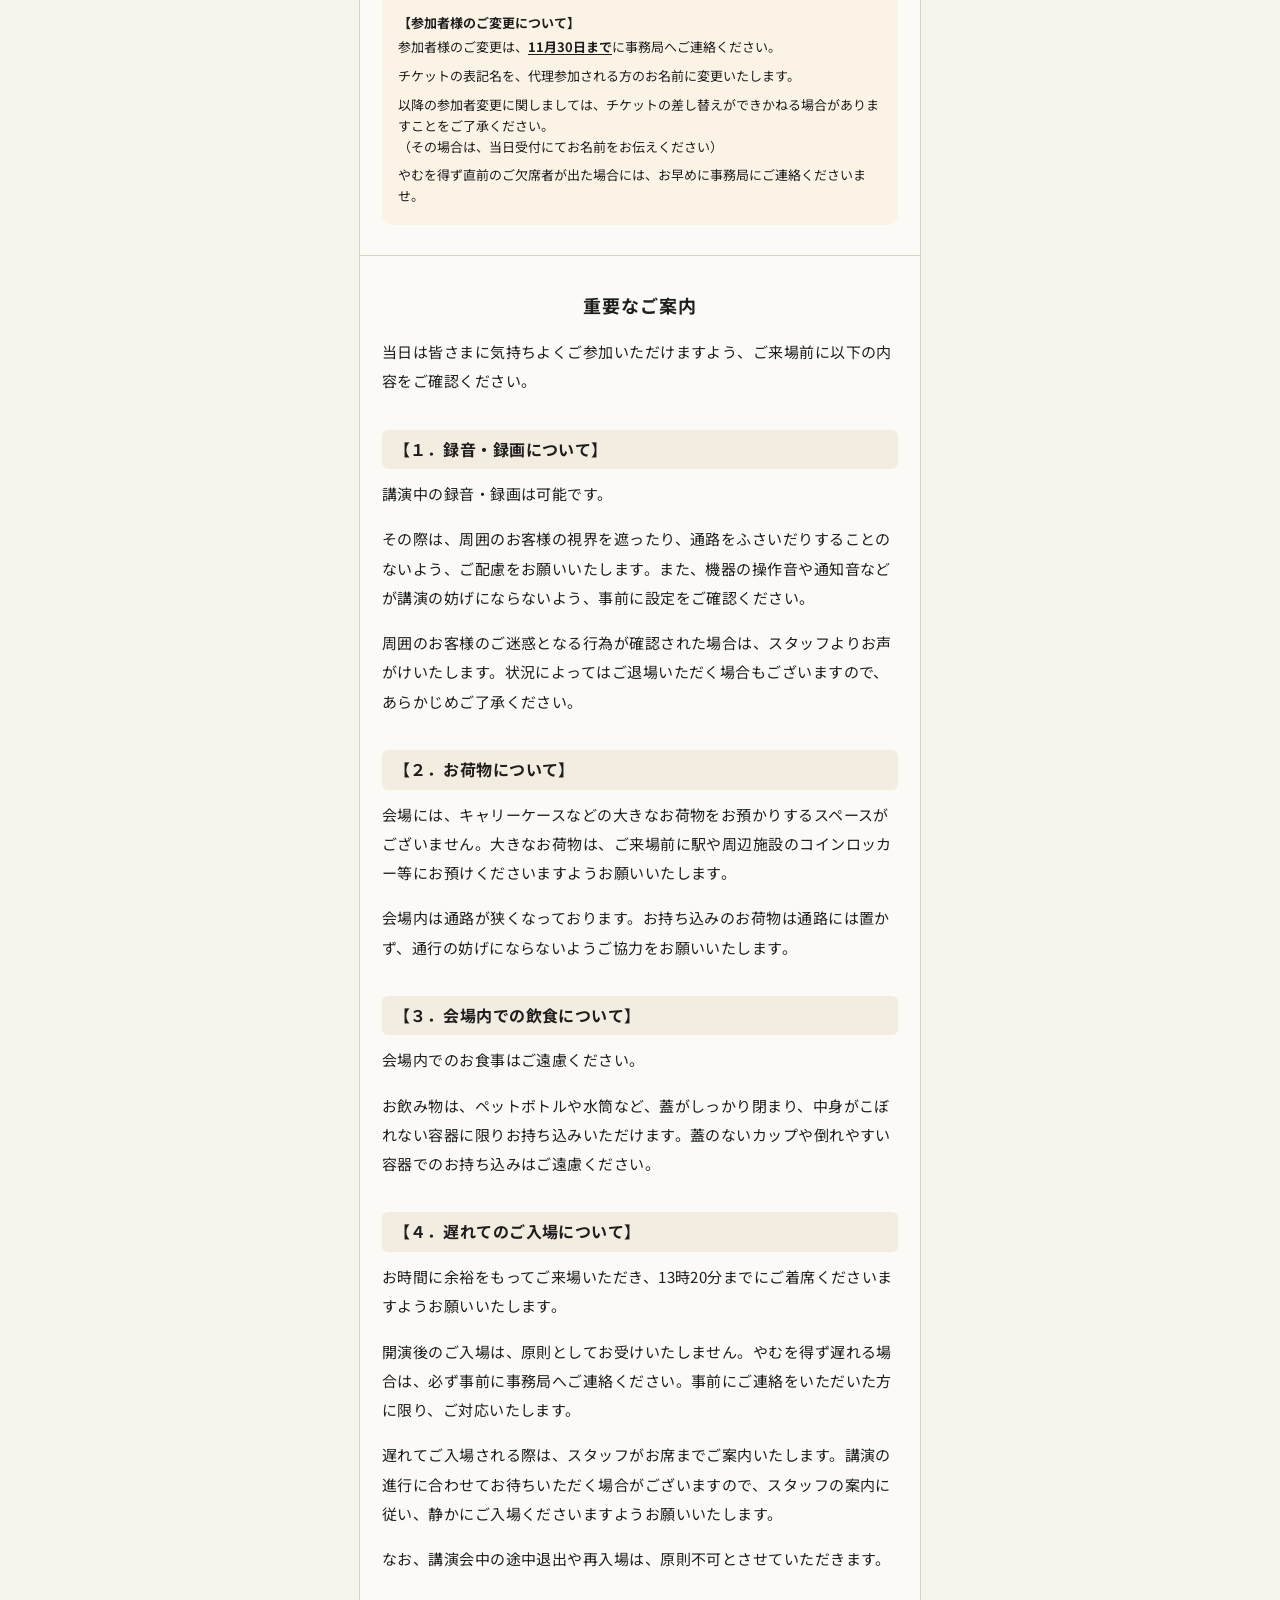
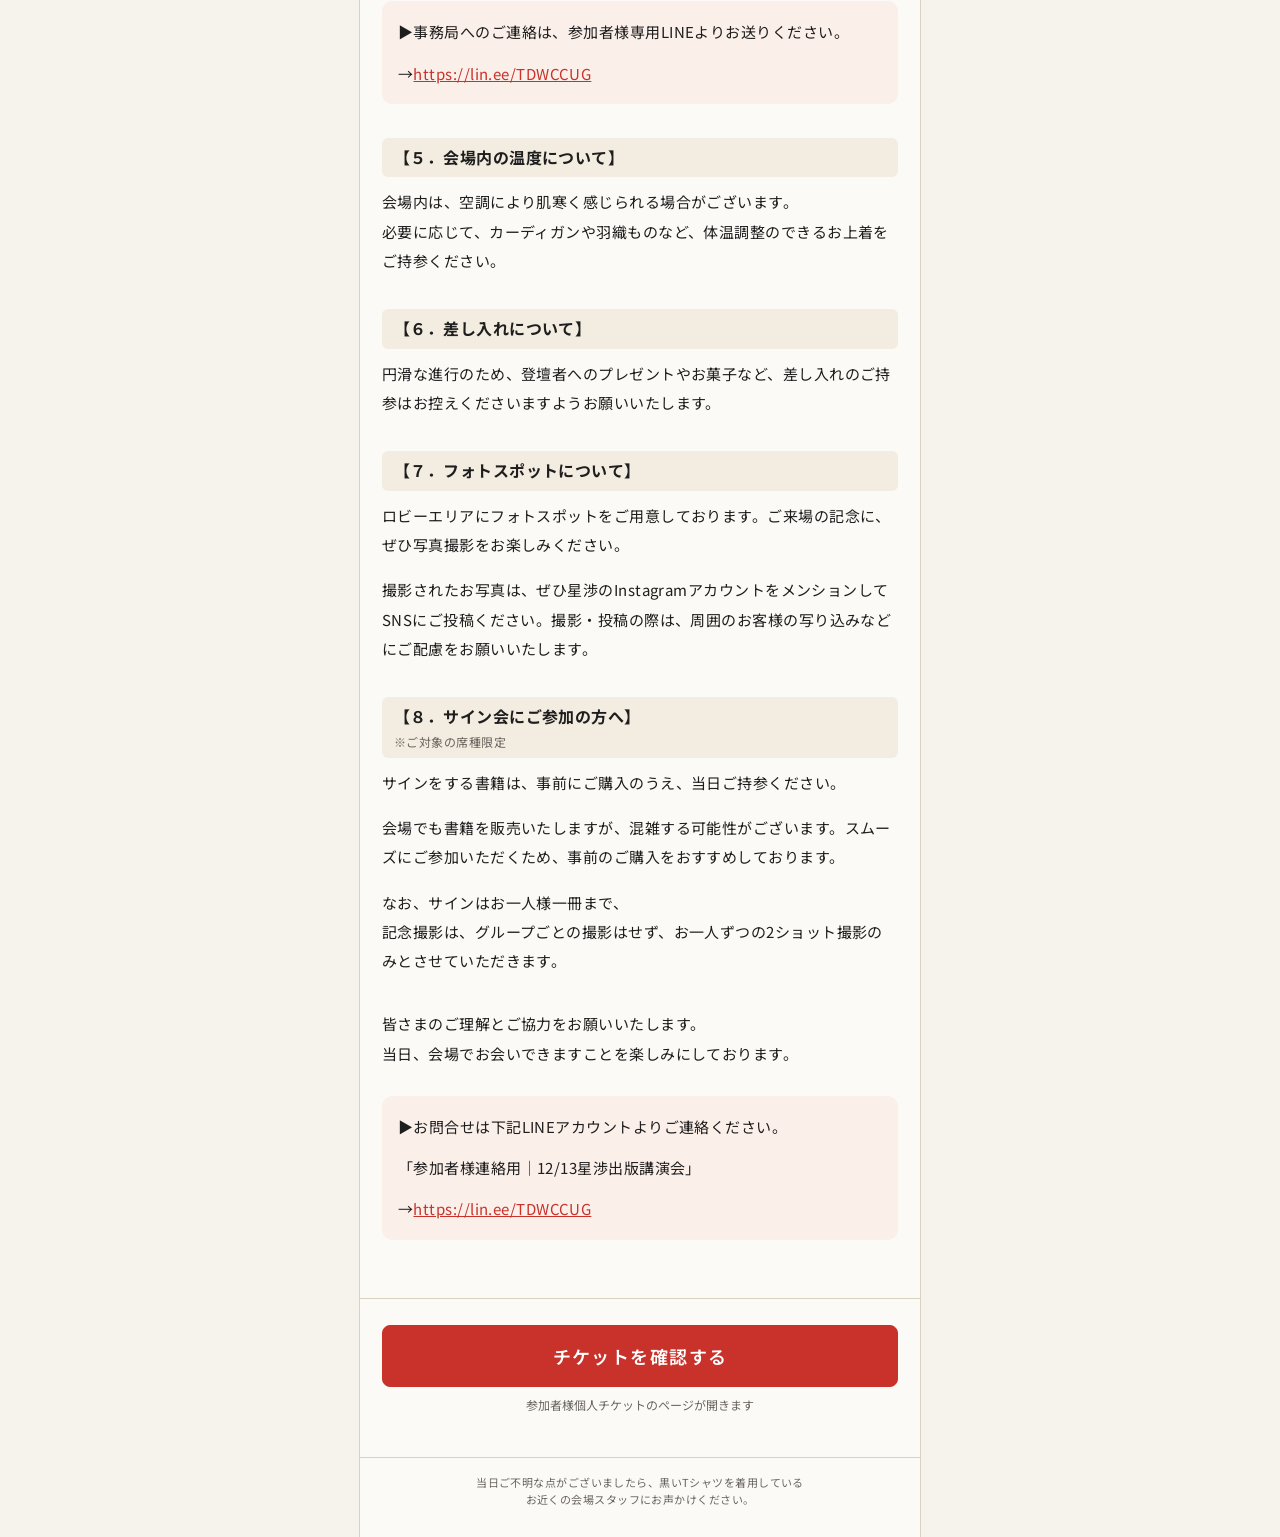
<file: g/3rd5ddgy/index.html>
<!DOCTYPE html>
<html lang="ja">
<head>
<meta charset="UTF-8">
<meta name="viewport" content="width=device-width, initial-scale=1">
<meta name="robots" content="noindex, nofollow">
<title>山野清香（テスト） 様 団体 ご案内｜星渉「自分アップデート」出版記念講演会</title>
<link rel="preconnect" href="https://fonts.googleapis.com">
<link href="https://fonts.googleapis.com/css2?family=Noto+Serif+JP:wght@400;600;700&family=Noto+Sans+JP:wght@400;500;700&display=swap" rel="stylesheet">
<link rel="stylesheet" href="../../assets/style.css?v=2fe83a55">
</head>
<body>
<div class="wrap">
<!-- 団体ページの1ページ目（2026-11-19〜。配る URL はこのページ）: 団体名・代表者・集合時間・「チケットを確認する」→ LINEのご案内・欠席 → 団体の皆さまのお席 → 団体代表者様へ → 重要なご案内（11/19 清香さんの指示で並べ替え） → いちばん下にも「チケットを確認する」（2ページ目 m/ へ） -->
<section class="card center">
  <div class="meta"><span>GROUP TICKETS</span><span>3名</span></div>
  <div class="serif g-ev">星渉「自分アップデート」<br>出版記念講演会</div>
  <div class="serif t-date" style="font-size:22px">2026.12.13<small>SUN</small></div>
  <div class="serif t-venue" style="font-size:14px">有楽町よみうりホール</div>
  <div class="hr"></div>
  <div class="lbl">団体参加</div>
  <div class="serif g-title"><span class="g-rep-l">代表者</span><span class="g-rep-n">山野清香（テスト） 様</span></div>
  <!-- 11/19 清香さん・瑞穂さん: 代表者の下に枠なしで集合時間を大きく、その下に「チケットを確認する」（最初の画面で見えるように） -->
  <div class="g-time"><span class="gt-l">集合時間</span><span class="serif gt-v">12:00</span></div>
  <a class="btn primary g-go" href="m/">チケットを確認する</a>
</section>

<!-- 参加者様連絡用LINEのご案内（瑞穂さん 11/19。11/20 瑞穂さんの文に差し替え。11/20 清香さん：案1の並び（まん中寄せ・1文目を見出し）＋案3のリンク枠）。
       .kp は文の区切りでだけ折り返すため（1文字だけ次の行に落ちないように）。
       並びを変えたら template/live_style_map.json の団体ページ1 番号12〜15 も直す（見た目の修正指示シートの番号と画面の対応）。 -->
  <section class="card">
    <div class="g-line">
      <p class="gl-h"><span class="kp">講演会前に</span><span class="kp">星渉から</span><span class="kp">メッセージが</span><span class="kp">届いています。</span></p>
      <p class="gl-b"><span class="kp">こちらの</span><span class="kp">「参加者様連絡用LINE」を</span><span class="kp">友達追加して</span><span class="kp">ください！</span></p>
      <div class="gl-box">
        <p class="gl-name"><span class="kp">参加者様連絡用｜</span><span class="kp">12/13星渉出版講演会</span></p>
        <p class="gl-url">→ <a href="https://lin.ee/TDWCCUG" target="_blank" rel="noopener">https://lin.ee/TDWCCUG</a></p>
      </div>
      <p class="gl-note">※<span class="kp">講演会後の</span><span class="kp">特典のご案内なども</span><span class="kp">見逃してしまいますので、</span><span class="kp">ご注意ください。</span></p>
    </div>
    <p class="g-absent">※やむを得ないご欠席につきましては、<br>団体代表者様へお伝え願います。</p>
</section>

<section class="card">
  <h3 class="sub" style="margin-top:0">団体の皆さまのお席</h3>
  <p class="sub-desc">1階　色の付いた席が、団体の皆さまのお席です</p>
  <p class="sub-desc g-door">赤い四角が、お入りいただく扉です　<b>1階 ③扉</b></p>
  <div class="map"><svg xmlns="http://www.w3.org/2000/svg" viewBox="0 0 720 500" font-family="Helvetica, Arial, sans-serif">
<rect x="0" y="0" width="720" height="500" fill="#f1ede3"/>
<rect x="190" y="8" width="336" height="26" rx="4" fill="#2b2b2b"/>
<text x="358" y="26" font-size="12" fill="#fff" text-anchor="middle" letter-spacing="2">ステージ方向</text>
<rect x="190" y="60" width="16" height="14" rx="2" fill="#e3c57a" stroke="#fff" stroke-width="1"/>
<rect x="208" y="60" width="16" height="14" rx="2" fill="#e3c57a" stroke="#fff" stroke-width="1"/>
<rect x="250" y="60" width="16" height="14" rx="2" fill="#3a7bd5" stroke="#fff" stroke-width="1"/>
<rect x="268" y="60" width="16" height="14" rx="2" fill="#3a7bd5" stroke="#fff" stroke-width="1"/>
<rect x="286" y="60" width="16" height="14" rx="2" fill="#3a7bd5" stroke="#fff" stroke-width="1"/>
<rect x="304" y="60" width="16" height="14" rx="2" fill="#e3c57a" stroke="#fff" stroke-width="1"/>
<rect x="322" y="60" width="16" height="14" rx="2" fill="#e3c57a" stroke="#fff" stroke-width="1"/>
<rect x="340" y="60" width="16" height="14" rx="2" fill="#e3c57a" stroke="#fff" stroke-width="1"/>
<rect x="358" y="60" width="16" height="14" rx="2" fill="#e3c57a" stroke="#fff" stroke-width="1"/>
<rect x="376" y="60" width="16" height="14" rx="2" fill="#e3c57a" stroke="#fff" stroke-width="1"/>
<rect x="394" y="60" width="16" height="14" rx="2" fill="#e3c57a" stroke="#fff" stroke-width="1"/>
<rect x="412" y="60" width="16" height="14" rx="2" fill="#e3c57a" stroke="#fff" stroke-width="1"/>
<rect x="430" y="60" width="16" height="14" rx="2" fill="#e3c57a" stroke="#fff" stroke-width="1"/>
<rect x="448" y="60" width="16" height="14" rx="2" fill="#e3c57a" stroke="#fff" stroke-width="1"/>
<rect x="488" y="60" width="16" height="14" rx="2" fill="#e3c57a" stroke="#fff" stroke-width="1"/>
<rect x="506" y="60" width="16" height="14" rx="2" fill="#e3c57a" stroke="#fff" stroke-width="1"/>
<rect x="172" y="80" width="16" height="14" rx="2" fill="#e3c57a" stroke="#fff" stroke-width="1"/>
<rect x="190" y="80" width="16" height="14" rx="2" fill="#e3c57a" stroke="#fff" stroke-width="1"/>
<rect x="208" y="80" width="16" height="14" rx="2" fill="#e3c57a" stroke="#fff" stroke-width="1"/>
<rect x="250" y="80" width="16" height="14" rx="2" fill="#e3c57a" stroke="#fff" stroke-width="1"/>
<rect x="268" y="80" width="16" height="14" rx="2" fill="#e3c57a" stroke="#fff" stroke-width="1"/>
<rect x="286" y="80" width="16" height="14" rx="2" fill="#e3c57a" stroke="#fff" stroke-width="1"/>
<rect x="304" y="80" width="16" height="14" rx="2" fill="#e3c57a" stroke="#fff" stroke-width="1"/>
<rect x="322" y="80" width="16" height="14" rx="2" fill="#e3c57a" stroke="#fff" stroke-width="1"/>
<rect x="340" y="80" width="16" height="14" rx="2" fill="#e3c57a" stroke="#fff" stroke-width="1"/>
<rect x="358" y="80" width="16" height="14" rx="2" fill="#e3c57a" stroke="#fff" stroke-width="1"/>
<rect x="376" y="80" width="16" height="14" rx="2" fill="#e3c57a" stroke="#fff" stroke-width="1"/>
<rect x="394" y="80" width="16" height="14" rx="2" fill="#e3c57a" stroke="#fff" stroke-width="1"/>
<rect x="412" y="80" width="16" height="14" rx="2" fill="#e3c57a" stroke="#fff" stroke-width="1"/>
<rect x="430" y="80" width="16" height="14" rx="2" fill="#e3c57a" stroke="#fff" stroke-width="1"/>
<rect x="448" y="80" width="16" height="14" rx="2" fill="#e3c57a" stroke="#fff" stroke-width="1"/>
<rect x="488" y="80" width="16" height="14" rx="2" fill="#e3c57a" stroke="#fff" stroke-width="1"/>
<rect x="506" y="80" width="16" height="14" rx="2" fill="#e3c57a" stroke="#fff" stroke-width="1"/>
<rect x="524" y="80" width="16" height="14" rx="2" fill="#e3c57a" stroke="#fff" stroke-width="1"/>
<rect x="154" y="100" width="16" height="14" rx="2" fill="#e3c57a" stroke="#fff" stroke-width="1"/>
<rect x="172" y="100" width="16" height="14" rx="2" fill="#e3c57a" stroke="#fff" stroke-width="1"/>
<rect x="190" y="100" width="16" height="14" rx="2" fill="#e3c57a" stroke="#fff" stroke-width="1"/>
<rect x="208" y="100" width="16" height="14" rx="2" fill="#e3c57a" stroke="#fff" stroke-width="1"/>
<rect x="250" y="100" width="16" height="14" rx="2" fill="#e3c57a" stroke="#fff" stroke-width="1"/>
<rect x="268" y="100" width="16" height="14" rx="2" fill="#e3c57a" stroke="#fff" stroke-width="1"/>
<rect x="286" y="100" width="16" height="14" rx="2" fill="#e3c57a" stroke="#fff" stroke-width="1"/>
<rect x="304" y="100" width="16" height="14" rx="2" fill="#e3c57a" stroke="#fff" stroke-width="1"/>
<rect x="322" y="100" width="16" height="14" rx="2" fill="#e3c57a" stroke="#fff" stroke-width="1"/>
<rect x="340" y="100" width="16" height="14" rx="2" fill="#e3c57a" stroke="#fff" stroke-width="1"/>
<rect x="358" y="100" width="16" height="14" rx="2" fill="#e3c57a" stroke="#fff" stroke-width="1"/>
<rect x="376" y="100" width="16" height="14" rx="2" fill="#e3c57a" stroke="#fff" stroke-width="1"/>
<rect x="394" y="100" width="16" height="14" rx="2" fill="#e3c57a" stroke="#fff" stroke-width="1"/>
<rect x="412" y="100" width="16" height="14" rx="2" fill="#e3c57a" stroke="#fff" stroke-width="1"/>
<rect x="430" y="100" width="16" height="14" rx="2" fill="#e3c57a" stroke="#fff" stroke-width="1"/>
<rect x="448" y="100" width="16" height="14" rx="2" fill="#e3c57a" stroke="#fff" stroke-width="1"/>
<rect x="488" y="100" width="16" height="14" rx="2" fill="#e3c57a" stroke="#fff" stroke-width="1"/>
<rect x="506" y="100" width="16" height="14" rx="2" fill="#e3c57a" stroke="#fff" stroke-width="1"/>
<rect x="524" y="100" width="16" height="14" rx="2" fill="#e3c57a" stroke="#fff" stroke-width="1"/>
<rect x="542" y="100" width="16" height="14" rx="2" fill="#e3c57a" stroke="#fff" stroke-width="1"/>
<rect x="136" y="120" width="16" height="14" rx="2" fill="#e3c57a" stroke="#fff" stroke-width="1"/>
<rect x="154" y="120" width="16" height="14" rx="2" fill="#e3c57a" stroke="#fff" stroke-width="1"/>
<rect x="172" y="120" width="16" height="14" rx="2" fill="#e3c57a" stroke="#fff" stroke-width="1"/>
<rect x="190" y="120" width="16" height="14" rx="2" fill="#e3c57a" stroke="#fff" stroke-width="1"/>
<rect x="208" y="120" width="16" height="14" rx="2" fill="#e3c57a" stroke="#fff" stroke-width="1"/>
<rect x="250" y="120" width="16" height="14" rx="2" fill="#e3c57a" stroke="#fff" stroke-width="1"/>
<rect x="268" y="120" width="16" height="14" rx="2" fill="#e3c57a" stroke="#fff" stroke-width="1"/>
<rect x="286" y="120" width="16" height="14" rx="2" fill="#e3c57a" stroke="#fff" stroke-width="1"/>
<rect x="304" y="120" width="16" height="14" rx="2" fill="#e3c57a" stroke="#fff" stroke-width="1"/>
<rect x="322" y="120" width="16" height="14" rx="2" fill="#e3c57a" stroke="#fff" stroke-width="1"/>
<rect x="340" y="120" width="16" height="14" rx="2" fill="#e3c57a" stroke="#fff" stroke-width="1"/>
<rect x="358" y="120" width="16" height="14" rx="2" fill="#e3c57a" stroke="#fff" stroke-width="1"/>
<rect x="376" y="120" width="16" height="14" rx="2" fill="#e3c57a" stroke="#fff" stroke-width="1"/>
<rect x="394" y="120" width="16" height="14" rx="2" fill="#e3c57a" stroke="#fff" stroke-width="1"/>
<rect x="412" y="120" width="16" height="14" rx="2" fill="#e3c57a" stroke="#fff" stroke-width="1"/>
<rect x="430" y="120" width="16" height="14" rx="2" fill="#e3c57a" stroke="#fff" stroke-width="1"/>
<rect x="448" y="120" width="16" height="14" rx="2" fill="#e3c57a" stroke="#fff" stroke-width="1"/>
<rect x="488" y="120" width="16" height="14" rx="2" fill="#e3c57a" stroke="#fff" stroke-width="1"/>
<rect x="506" y="120" width="16" height="14" rx="2" fill="#e3c57a" stroke="#fff" stroke-width="1"/>
<rect x="524" y="120" width="16" height="14" rx="2" fill="#e3c57a" stroke="#fff" stroke-width="1"/>
<rect x="542" y="120" width="16" height="14" rx="2" fill="#e3c57a" stroke="#fff" stroke-width="1"/>
<rect x="560" y="120" width="16" height="14" rx="2" fill="#e3c57a" stroke="#fff" stroke-width="1"/>
<rect x="118" y="140" width="16" height="14" rx="2" fill="#e3c57a" stroke="#fff" stroke-width="1"/>
<rect x="136" y="140" width="16" height="14" rx="2" fill="#e3c57a" stroke="#fff" stroke-width="1"/>
<rect x="154" y="140" width="16" height="14" rx="2" fill="#e3c57a" stroke="#fff" stroke-width="1"/>
<rect x="172" y="140" width="16" height="14" rx="2" fill="#e3c57a" stroke="#fff" stroke-width="1"/>
<rect x="190" y="140" width="16" height="14" rx="2" fill="#e3c57a" stroke="#fff" stroke-width="1"/>
<rect x="208" y="140" width="16" height="14" rx="2" fill="#e3c57a" stroke="#fff" stroke-width="1"/>
<rect x="250" y="140" width="16" height="14" rx="2" fill="#e3c57a" stroke="#fff" stroke-width="1"/>
<rect x="268" y="140" width="16" height="14" rx="2" fill="#e3c57a" stroke="#fff" stroke-width="1"/>
<rect x="286" y="140" width="16" height="14" rx="2" fill="#e3c57a" stroke="#fff" stroke-width="1"/>
<rect x="304" y="140" width="16" height="14" rx="2" fill="#e3c57a" stroke="#fff" stroke-width="1"/>
<rect x="322" y="140" width="16" height="14" rx="2" fill="#e3c57a" stroke="#fff" stroke-width="1"/>
<rect x="340" y="140" width="16" height="14" rx="2" fill="#e3c57a" stroke="#fff" stroke-width="1"/>
<rect x="358" y="140" width="16" height="14" rx="2" fill="#e3c57a" stroke="#fff" stroke-width="1"/>
<rect x="376" y="140" width="16" height="14" rx="2" fill="#e3c57a" stroke="#fff" stroke-width="1"/>
<rect x="394" y="140" width="16" height="14" rx="2" fill="#e3c57a" stroke="#fff" stroke-width="1"/>
<rect x="412" y="140" width="16" height="14" rx="2" fill="#e3c57a" stroke="#fff" stroke-width="1"/>
<rect x="430" y="140" width="16" height="14" rx="2" fill="#e3c57a" stroke="#fff" stroke-width="1"/>
<rect x="448" y="140" width="16" height="14" rx="2" fill="#e3c57a" stroke="#fff" stroke-width="1"/>
<rect x="488" y="140" width="16" height="14" rx="2" fill="#e3c57a" stroke="#fff" stroke-width="1"/>
<rect x="506" y="140" width="16" height="14" rx="2" fill="#e3c57a" stroke="#fff" stroke-width="1"/>
<rect x="524" y="140" width="16" height="14" rx="2" fill="#e3c57a" stroke="#fff" stroke-width="1"/>
<rect x="542" y="140" width="16" height="14" rx="2" fill="#e3c57a" stroke="#fff" stroke-width="1"/>
<rect x="560" y="140" width="16" height="14" rx="2" fill="#e3c57a" stroke="#fff" stroke-width="1"/>
<rect x="578" y="140" width="16" height="14" rx="2" fill="#e3c57a" stroke="#fff" stroke-width="1"/>
<rect x="100" y="160" width="16" height="14" rx="2" fill="#e3c57a" stroke="#fff" stroke-width="1"/>
<rect x="118" y="160" width="16" height="14" rx="2" fill="#e3c57a" stroke="#fff" stroke-width="1"/>
<rect x="136" y="160" width="16" height="14" rx="2" fill="#e3c57a" stroke="#fff" stroke-width="1"/>
<rect x="154" y="160" width="16" height="14" rx="2" fill="#e3c57a" stroke="#fff" stroke-width="1"/>
<rect x="172" y="160" width="16" height="14" rx="2" fill="#e3c57a" stroke="#fff" stroke-width="1"/>
<rect x="190" y="160" width="16" height="14" rx="2" fill="#e3c57a" stroke="#fff" stroke-width="1"/>
<rect x="208" y="160" width="16" height="14" rx="2" fill="#e3c57a" stroke="#fff" stroke-width="1"/>
<rect x="250" y="160" width="16" height="14" rx="2" fill="#e3c57a" stroke="#fff" stroke-width="1"/>
<rect x="268" y="160" width="16" height="14" rx="2" fill="#e3c57a" stroke="#fff" stroke-width="1"/>
<rect x="286" y="160" width="16" height="14" rx="2" fill="#e3c57a" stroke="#fff" stroke-width="1"/>
<rect x="304" y="160" width="16" height="14" rx="2" fill="#e3c57a" stroke="#fff" stroke-width="1"/>
<rect x="322" y="160" width="16" height="14" rx="2" fill="#e3c57a" stroke="#fff" stroke-width="1"/>
<rect x="340" y="160" width="16" height="14" rx="2" fill="#e3c57a" stroke="#fff" stroke-width="1"/>
<rect x="358" y="160" width="16" height="14" rx="2" fill="#e3c57a" stroke="#fff" stroke-width="1"/>
<rect x="376" y="160" width="16" height="14" rx="2" fill="#e3c57a" stroke="#fff" stroke-width="1"/>
<rect x="394" y="160" width="16" height="14" rx="2" fill="#e3c57a" stroke="#fff" stroke-width="1"/>
<rect x="412" y="160" width="16" height="14" rx="2" fill="#e3c57a" stroke="#fff" stroke-width="1"/>
<rect x="430" y="160" width="16" height="14" rx="2" fill="#e3c57a" stroke="#fff" stroke-width="1"/>
<rect x="448" y="160" width="16" height="14" rx="2" fill="#e3c57a" stroke="#fff" stroke-width="1"/>
<rect x="488" y="160" width="16" height="14" rx="2" fill="#e3c57a" stroke="#fff" stroke-width="1"/>
<rect x="506" y="160" width="16" height="14" rx="2" fill="#e3c57a" stroke="#fff" stroke-width="1"/>
<rect x="524" y="160" width="16" height="14" rx="2" fill="#e3c57a" stroke="#fff" stroke-width="1"/>
<rect x="542" y="160" width="16" height="14" rx="2" fill="#e3c57a" stroke="#fff" stroke-width="1"/>
<rect x="560" y="160" width="16" height="14" rx="2" fill="#e3c57a" stroke="#fff" stroke-width="1"/>
<rect x="578" y="160" width="16" height="14" rx="2" fill="#e3c57a" stroke="#fff" stroke-width="1"/>
<rect x="596" y="160" width="16" height="14" rx="2" fill="#e3c57a" stroke="#fff" stroke-width="1"/>
<rect x="82" y="180" width="16" height="14" rx="2" fill="#e3c57a" stroke="#fff" stroke-width="1"/>
<rect x="100" y="180" width="16" height="14" rx="2" fill="#e3c57a" stroke="#fff" stroke-width="1"/>
<rect x="118" y="180" width="16" height="14" rx="2" fill="#e3c57a" stroke="#fff" stroke-width="1"/>
<rect x="136" y="180" width="16" height="14" rx="2" fill="#e3c57a" stroke="#fff" stroke-width="1"/>
<rect x="154" y="180" width="16" height="14" rx="2" fill="#e3c57a" stroke="#fff" stroke-width="1"/>
<rect x="172" y="180" width="16" height="14" rx="2" fill="#e3c57a" stroke="#fff" stroke-width="1"/>
<rect x="190" y="180" width="16" height="14" rx="2" fill="#e3c57a" stroke="#fff" stroke-width="1"/>
<rect x="208" y="180" width="16" height="14" rx="2" fill="#e3c57a" stroke="#fff" stroke-width="1"/>
<rect x="250" y="180" width="16" height="14" rx="2" fill="#e3c57a" stroke="#fff" stroke-width="1"/>
<rect x="268" y="180" width="16" height="14" rx="2" fill="#e3c57a" stroke="#fff" stroke-width="1"/>
<rect x="286" y="180" width="16" height="14" rx="2" fill="#e3c57a" stroke="#fff" stroke-width="1"/>
<rect x="304" y="180" width="16" height="14" rx="2" fill="#e3c57a" stroke="#fff" stroke-width="1"/>
<rect x="322" y="180" width="16" height="14" rx="2" fill="#e3c57a" stroke="#fff" stroke-width="1"/>
<rect x="340" y="180" width="16" height="14" rx="2" fill="#e3c57a" stroke="#fff" stroke-width="1"/>
<rect x="358" y="180" width="16" height="14" rx="2" fill="#e3c57a" stroke="#fff" stroke-width="1"/>
<rect x="376" y="180" width="16" height="14" rx="2" fill="#e3c57a" stroke="#fff" stroke-width="1"/>
<rect x="394" y="180" width="16" height="14" rx="2" fill="#e3c57a" stroke="#fff" stroke-width="1"/>
<rect x="412" y="180" width="16" height="14" rx="2" fill="#e3c57a" stroke="#fff" stroke-width="1"/>
<rect x="430" y="180" width="16" height="14" rx="2" fill="#e3c57a" stroke="#fff" stroke-width="1"/>
<rect x="448" y="180" width="16" height="14" rx="2" fill="#e3c57a" stroke="#fff" stroke-width="1"/>
<rect x="488" y="180" width="16" height="14" rx="2" fill="#e3c57a" stroke="#fff" stroke-width="1"/>
<rect x="506" y="180" width="16" height="14" rx="2" fill="#e3c57a" stroke="#fff" stroke-width="1"/>
<rect x="524" y="180" width="16" height="14" rx="2" fill="#e3c57a" stroke="#fff" stroke-width="1"/>
<rect x="542" y="180" width="16" height="14" rx="2" fill="#e3c57a" stroke="#fff" stroke-width="1"/>
<rect x="560" y="180" width="16" height="14" rx="2" fill="#e3c57a" stroke="#fff" stroke-width="1"/>
<rect x="578" y="180" width="16" height="14" rx="2" fill="#e3c57a" stroke="#fff" stroke-width="1"/>
<rect x="596" y="180" width="16" height="14" rx="2" fill="#e3c57a" stroke="#fff" stroke-width="1"/>
<rect x="614" y="180" width="16" height="14" rx="2" fill="#e3c57a" stroke="#fff" stroke-width="1"/>
<rect x="82" y="200" width="16" height="14" rx="2" fill="#e3c57a" stroke="#fff" stroke-width="1"/>
<rect x="100" y="200" width="16" height="14" rx="2" fill="#e3c57a" stroke="#fff" stroke-width="1"/>
<rect x="118" y="200" width="16" height="14" rx="2" fill="#e3c57a" stroke="#fff" stroke-width="1"/>
<rect x="136" y="200" width="16" height="14" rx="2" fill="#e3c57a" stroke="#fff" stroke-width="1"/>
<rect x="154" y="200" width="16" height="14" rx="2" fill="#e3c57a" stroke="#fff" stroke-width="1"/>
<rect x="172" y="200" width="16" height="14" rx="2" fill="#e3c57a" stroke="#fff" stroke-width="1"/>
<rect x="190" y="200" width="16" height="14" rx="2" fill="#e3c57a" stroke="#fff" stroke-width="1"/>
<rect x="208" y="200" width="16" height="14" rx="2" fill="#e3c57a" stroke="#fff" stroke-width="1"/>
<rect x="250" y="200" width="16" height="14" rx="2" fill="#e3c57a" stroke="#fff" stroke-width="1"/>
<rect x="268" y="200" width="16" height="14" rx="2" fill="#e3c57a" stroke="#fff" stroke-width="1"/>
<rect x="286" y="200" width="16" height="14" rx="2" fill="#e3c57a" stroke="#fff" stroke-width="1"/>
<rect x="304" y="200" width="16" height="14" rx="2" fill="#e3c57a" stroke="#fff" stroke-width="1"/>
<rect x="322" y="200" width="16" height="14" rx="2" fill="#e3c57a" stroke="#fff" stroke-width="1"/>
<rect x="340" y="200" width="16" height="14" rx="2" fill="#e3c57a" stroke="#fff" stroke-width="1"/>
<rect x="358" y="200" width="16" height="14" rx="2" fill="#e3c57a" stroke="#fff" stroke-width="1"/>
<rect x="376" y="200" width="16" height="14" rx="2" fill="#e3c57a" stroke="#fff" stroke-width="1"/>
<rect x="394" y="200" width="16" height="14" rx="2" fill="#e3c57a" stroke="#fff" stroke-width="1"/>
<rect x="412" y="200" width="16" height="14" rx="2" fill="#e3c57a" stroke="#fff" stroke-width="1"/>
<rect x="430" y="200" width="16" height="14" rx="2" fill="#e3c57a" stroke="#fff" stroke-width="1"/>
<rect x="448" y="200" width="16" height="14" rx="2" fill="#e3c57a" stroke="#fff" stroke-width="1"/>
<rect x="488" y="200" width="16" height="14" rx="2" fill="#e3c57a" stroke="#fff" stroke-width="1"/>
<rect x="506" y="200" width="16" height="14" rx="2" fill="#e3c57a" stroke="#fff" stroke-width="1"/>
<rect x="524" y="200" width="16" height="14" rx="2" fill="#e3c57a" stroke="#fff" stroke-width="1"/>
<rect x="542" y="200" width="16" height="14" rx="2" fill="#e3c57a" stroke="#fff" stroke-width="1"/>
<rect x="560" y="200" width="16" height="14" rx="2" fill="#e3c57a" stroke="#fff" stroke-width="1"/>
<rect x="578" y="200" width="16" height="14" rx="2" fill="#e3c57a" stroke="#fff" stroke-width="1"/>
<rect x="596" y="200" width="16" height="14" rx="2" fill="#e3c57a" stroke="#fff" stroke-width="1"/>
<rect x="614" y="200" width="16" height="14" rx="2" fill="#e3c57a" stroke="#fff" stroke-width="1"/>
<rect x="64" y="220" width="16" height="14" rx="2" fill="#e3c57a" stroke="#fff" stroke-width="1"/>
<rect x="82" y="220" width="16" height="14" rx="2" fill="#e3c57a" stroke="#fff" stroke-width="1"/>
<rect x="100" y="220" width="16" height="14" rx="2" fill="#e3c57a" stroke="#fff" stroke-width="1"/>
<rect x="118" y="220" width="16" height="14" rx="2" fill="#e3c57a" stroke="#fff" stroke-width="1"/>
<rect x="136" y="220" width="16" height="14" rx="2" fill="#e3c57a" stroke="#fff" stroke-width="1"/>
<rect x="154" y="220" width="16" height="14" rx="2" fill="#e3c57a" stroke="#fff" stroke-width="1"/>
<rect x="172" y="220" width="16" height="14" rx="2" fill="#e3c57a" stroke="#fff" stroke-width="1"/>
<rect x="190" y="220" width="16" height="14" rx="2" fill="#e3c57a" stroke="#fff" stroke-width="1"/>
<rect x="208" y="220" width="16" height="14" rx="2" fill="#e3c57a" stroke="#fff" stroke-width="1"/>
<rect x="250" y="220" width="16" height="14" rx="2" fill="#e3c57a" stroke="#fff" stroke-width="1"/>
<rect x="268" y="220" width="16" height="14" rx="2" fill="#e3c57a" stroke="#fff" stroke-width="1"/>
<rect x="286" y="220" width="16" height="14" rx="2" fill="#e3c57a" stroke="#fff" stroke-width="1"/>
<rect x="304" y="220" width="16" height="14" rx="2" fill="#e3c57a" stroke="#fff" stroke-width="1"/>
<rect x="322" y="220" width="16" height="14" rx="2" fill="#e3c57a" stroke="#fff" stroke-width="1"/>
<rect x="340" y="220" width="16" height="14" rx="2" fill="#e3c57a" stroke="#fff" stroke-width="1"/>
<rect x="358" y="220" width="16" height="14" rx="2" fill="#e3c57a" stroke="#fff" stroke-width="1"/>
<rect x="376" y="220" width="16" height="14" rx="2" fill="#e3c57a" stroke="#fff" stroke-width="1"/>
<rect x="394" y="220" width="16" height="14" rx="2" fill="#e3c57a" stroke="#fff" stroke-width="1"/>
<rect x="412" y="220" width="16" height="14" rx="2" fill="#e3c57a" stroke="#fff" stroke-width="1"/>
<rect x="430" y="220" width="16" height="14" rx="2" fill="#e3c57a" stroke="#fff" stroke-width="1"/>
<rect x="448" y="220" width="16" height="14" rx="2" fill="#e3c57a" stroke="#fff" stroke-width="1"/>
<rect x="488" y="220" width="16" height="14" rx="2" fill="#e3c57a" stroke="#fff" stroke-width="1"/>
<rect x="506" y="220" width="16" height="14" rx="2" fill="#e3c57a" stroke="#fff" stroke-width="1"/>
<rect x="524" y="220" width="16" height="14" rx="2" fill="#e3c57a" stroke="#fff" stroke-width="1"/>
<rect x="542" y="220" width="16" height="14" rx="2" fill="#e3c57a" stroke="#fff" stroke-width="1"/>
<rect x="560" y="220" width="16" height="14" rx="2" fill="#e3c57a" stroke="#fff" stroke-width="1"/>
<rect x="578" y="220" width="16" height="14" rx="2" fill="#e3c57a" stroke="#fff" stroke-width="1"/>
<rect x="596" y="220" width="16" height="14" rx="2" fill="#e3c57a" stroke="#fff" stroke-width="1"/>
<rect x="614" y="220" width="16" height="14" rx="2" fill="#e3c57a" stroke="#fff" stroke-width="1"/>
<rect x="632" y="220" width="16" height="14" rx="2" fill="#e3c57a" stroke="#fff" stroke-width="1"/>
<rect x="64" y="240" width="16" height="14" rx="2" fill="#e3c57a" stroke="#fff" stroke-width="1"/>
<rect x="82" y="240" width="16" height="14" rx="2" fill="#e3c57a" stroke="#fff" stroke-width="1"/>
<rect x="100" y="240" width="16" height="14" rx="2" fill="#e3c57a" stroke="#fff" stroke-width="1"/>
<rect x="118" y="240" width="16" height="14" rx="2" fill="#e3c57a" stroke="#fff" stroke-width="1"/>
<rect x="136" y="240" width="16" height="14" rx="2" fill="#e3c57a" stroke="#fff" stroke-width="1"/>
<rect x="154" y="240" width="16" height="14" rx="2" fill="#e3c57a" stroke="#fff" stroke-width="1"/>
<rect x="172" y="240" width="16" height="14" rx="2" fill="#e3c57a" stroke="#fff" stroke-width="1"/>
<rect x="190" y="240" width="16" height="14" rx="2" fill="#e3c57a" stroke="#fff" stroke-width="1"/>
<rect x="208" y="240" width="16" height="14" rx="2" fill="#e3c57a" stroke="#fff" stroke-width="1"/>
<rect x="250" y="240" width="16" height="14" rx="2" fill="#e3c57a" stroke="#fff" stroke-width="1"/>
<rect x="268" y="240" width="16" height="14" rx="2" fill="#e3c57a" stroke="#fff" stroke-width="1"/>
<rect x="286" y="240" width="16" height="14" rx="2" fill="#e3c57a" stroke="#fff" stroke-width="1"/>
<rect x="304" y="240" width="16" height="14" rx="2" fill="#e3c57a" stroke="#fff" stroke-width="1"/>
<rect x="322" y="240" width="16" height="14" rx="2" fill="#e3c57a" stroke="#fff" stroke-width="1"/>
<rect x="340" y="240" width="16" height="14" rx="2" fill="#e3c57a" stroke="#fff" stroke-width="1"/>
<rect x="358" y="240" width="16" height="14" rx="2" fill="#e3c57a" stroke="#fff" stroke-width="1"/>
<rect x="376" y="240" width="16" height="14" rx="2" fill="#e3c57a" stroke="#fff" stroke-width="1"/>
<rect x="394" y="240" width="16" height="14" rx="2" fill="#e3c57a" stroke="#fff" stroke-width="1"/>
<rect x="412" y="240" width="16" height="14" rx="2" fill="#e3c57a" stroke="#fff" stroke-width="1"/>
<rect x="430" y="240" width="16" height="14" rx="2" fill="#e3c57a" stroke="#fff" stroke-width="1"/>
<rect x="448" y="240" width="16" height="14" rx="2" fill="#e3c57a" stroke="#fff" stroke-width="1"/>
<rect x="488" y="240" width="16" height="14" rx="2" fill="#e3c57a" stroke="#fff" stroke-width="1"/>
<rect x="506" y="240" width="16" height="14" rx="2" fill="#e3c57a" stroke="#fff" stroke-width="1"/>
<rect x="524" y="240" width="16" height="14" rx="2" fill="#e3c57a" stroke="#fff" stroke-width="1"/>
<rect x="542" y="240" width="16" height="14" rx="2" fill="#e3c57a" stroke="#fff" stroke-width="1"/>
<rect x="560" y="240" width="16" height="14" rx="2" fill="#e3c57a" stroke="#fff" stroke-width="1"/>
<rect x="578" y="240" width="16" height="14" rx="2" fill="#e3c57a" stroke="#fff" stroke-width="1"/>
<rect x="596" y="240" width="16" height="14" rx="2" fill="#e3c57a" stroke="#fff" stroke-width="1"/>
<rect x="614" y="240" width="16" height="14" rx="2" fill="#e3c57a" stroke="#fff" stroke-width="1"/>
<rect x="632" y="240" width="16" height="14" rx="2" fill="#e3c57a" stroke="#fff" stroke-width="1"/>
<rect x="46" y="260" width="16" height="14" rx="2" fill="#e3c57a" stroke="#fff" stroke-width="1"/>
<rect x="64" y="260" width="16" height="14" rx="2" fill="#e3c57a" stroke="#fff" stroke-width="1"/>
<rect x="82" y="260" width="16" height="14" rx="2" fill="#e3c57a" stroke="#fff" stroke-width="1"/>
<rect x="100" y="260" width="16" height="14" rx="2" fill="#e3c57a" stroke="#fff" stroke-width="1"/>
<rect x="118" y="260" width="16" height="14" rx="2" fill="#e3c57a" stroke="#fff" stroke-width="1"/>
<rect x="136" y="260" width="16" height="14" rx="2" fill="#e3c57a" stroke="#fff" stroke-width="1"/>
<rect x="154" y="260" width="16" height="14" rx="2" fill="#e3c57a" stroke="#fff" stroke-width="1"/>
<rect x="172" y="260" width="16" height="14" rx="2" fill="#e3c57a" stroke="#fff" stroke-width="1"/>
<rect x="190" y="260" width="16" height="14" rx="2" fill="#e3c57a" stroke="#fff" stroke-width="1"/>
<rect x="208" y="260" width="16" height="14" rx="2" fill="#e3c57a" stroke="#fff" stroke-width="1"/>
<rect x="250" y="260" width="16" height="14" rx="2" fill="#e3c57a" stroke="#fff" stroke-width="1"/>
<rect x="268" y="260" width="16" height="14" rx="2" fill="#e3c57a" stroke="#fff" stroke-width="1"/>
<rect x="286" y="260" width="16" height="14" rx="2" fill="#e3c57a" stroke="#fff" stroke-width="1"/>
<rect x="304" y="260" width="16" height="14" rx="2" fill="#e3c57a" stroke="#fff" stroke-width="1"/>
<rect x="322" y="260" width="16" height="14" rx="2" fill="#e3c57a" stroke="#fff" stroke-width="1"/>
<rect x="340" y="260" width="16" height="14" rx="2" fill="#e3c57a" stroke="#fff" stroke-width="1"/>
<rect x="358" y="260" width="16" height="14" rx="2" fill="#e3c57a" stroke="#fff" stroke-width="1"/>
<rect x="376" y="260" width="16" height="14" rx="2" fill="#e3c57a" stroke="#fff" stroke-width="1"/>
<rect x="394" y="260" width="16" height="14" rx="2" fill="#e3c57a" stroke="#fff" stroke-width="1"/>
<rect x="412" y="260" width="16" height="14" rx="2" fill="#e3c57a" stroke="#fff" stroke-width="1"/>
<rect x="430" y="260" width="16" height="14" rx="2" fill="#e3c57a" stroke="#fff" stroke-width="1"/>
<rect x="448" y="260" width="16" height="14" rx="2" fill="#e3c57a" stroke="#fff" stroke-width="1"/>
<rect x="488" y="260" width="16" height="14" rx="2" fill="#e3c57a" stroke="#fff" stroke-width="1"/>
<rect x="506" y="260" width="16" height="14" rx="2" fill="#e3c57a" stroke="#fff" stroke-width="1"/>
<rect x="524" y="260" width="16" height="14" rx="2" fill="#e3c57a" stroke="#fff" stroke-width="1"/>
<rect x="542" y="260" width="16" height="14" rx="2" fill="#e3c57a" stroke="#fff" stroke-width="1"/>
<rect x="560" y="260" width="16" height="14" rx="2" fill="#e3c57a" stroke="#fff" stroke-width="1"/>
<rect x="578" y="260" width="16" height="14" rx="2" fill="#e3c57a" stroke="#fff" stroke-width="1"/>
<rect x="596" y="260" width="16" height="14" rx="2" fill="#e3c57a" stroke="#fff" stroke-width="1"/>
<rect x="614" y="260" width="16" height="14" rx="2" fill="#e3c57a" stroke="#fff" stroke-width="1"/>
<rect x="632" y="260" width="16" height="14" rx="2" fill="#e3c57a" stroke="#fff" stroke-width="1"/>
<rect x="650" y="260" width="16" height="14" rx="2" fill="#e3c57a" stroke="#fff" stroke-width="1"/>
<rect x="46" y="280" width="16" height="14" rx="2" fill="#e3c57a" stroke="#fff" stroke-width="1"/>
<rect x="64" y="280" width="16" height="14" rx="2" fill="#e3c57a" stroke="#fff" stroke-width="1"/>
<rect x="82" y="280" width="16" height="14" rx="2" fill="#e3c57a" stroke="#fff" stroke-width="1"/>
<rect x="100" y="280" width="16" height="14" rx="2" fill="#e3c57a" stroke="#fff" stroke-width="1"/>
<rect x="118" y="280" width="16" height="14" rx="2" fill="#e3c57a" stroke="#fff" stroke-width="1"/>
<rect x="136" y="280" width="16" height="14" rx="2" fill="#e3c57a" stroke="#fff" stroke-width="1"/>
<rect x="154" y="280" width="16" height="14" rx="2" fill="#e3c57a" stroke="#fff" stroke-width="1"/>
<rect x="172" y="280" width="16" height="14" rx="2" fill="#e3c57a" stroke="#fff" stroke-width="1"/>
<rect x="190" y="280" width="16" height="14" rx="2" fill="#e3c57a" stroke="#fff" stroke-width="1"/>
<rect x="208" y="280" width="16" height="14" rx="2" fill="#e3c57a" stroke="#fff" stroke-width="1"/>
<rect x="250" y="280" width="16" height="14" rx="2" fill="#e3c57a" stroke="#fff" stroke-width="1"/>
<rect x="268" y="280" width="16" height="14" rx="2" fill="#e3c57a" stroke="#fff" stroke-width="1"/>
<rect x="286" y="280" width="16" height="14" rx="2" fill="#e3c57a" stroke="#fff" stroke-width="1"/>
<rect x="304" y="280" width="16" height="14" rx="2" fill="#e3c57a" stroke="#fff" stroke-width="1"/>
<rect x="322" y="280" width="16" height="14" rx="2" fill="#e3c57a" stroke="#fff" stroke-width="1"/>
<rect x="340" y="280" width="16" height="14" rx="2" fill="#e3c57a" stroke="#fff" stroke-width="1"/>
<rect x="358" y="280" width="16" height="14" rx="2" fill="#e3c57a" stroke="#fff" stroke-width="1"/>
<rect x="376" y="280" width="16" height="14" rx="2" fill="#e3c57a" stroke="#fff" stroke-width="1"/>
<rect x="394" y="280" width="16" height="14" rx="2" fill="#e3c57a" stroke="#fff" stroke-width="1"/>
<rect x="412" y="280" width="16" height="14" rx="2" fill="#e3c57a" stroke="#fff" stroke-width="1"/>
<rect x="430" y="280" width="16" height="14" rx="2" fill="#e3c57a" stroke="#fff" stroke-width="1"/>
<rect x="448" y="280" width="16" height="14" rx="2" fill="#e3c57a" stroke="#fff" stroke-width="1"/>
<rect x="488" y="280" width="16" height="14" rx="2" fill="#e3c57a" stroke="#fff" stroke-width="1"/>
<rect x="506" y="280" width="16" height="14" rx="2" fill="#e3c57a" stroke="#fff" stroke-width="1"/>
<rect x="524" y="280" width="16" height="14" rx="2" fill="#e3c57a" stroke="#fff" stroke-width="1"/>
<rect x="542" y="280" width="16" height="14" rx="2" fill="#e3c57a" stroke="#fff" stroke-width="1"/>
<rect x="560" y="280" width="16" height="14" rx="2" fill="#e3c57a" stroke="#fff" stroke-width="1"/>
<rect x="578" y="280" width="16" height="14" rx="2" fill="#e3c57a" stroke="#fff" stroke-width="1"/>
<rect x="596" y="280" width="16" height="14" rx="2" fill="#e3c57a" stroke="#fff" stroke-width="1"/>
<rect x="614" y="280" width="16" height="14" rx="2" fill="#e3c57a" stroke="#fff" stroke-width="1"/>
<rect x="632" y="280" width="16" height="14" rx="2" fill="#e3c57a" stroke="#fff" stroke-width="1"/>
<rect x="650" y="280" width="16" height="14" rx="2" fill="#e3c57a" stroke="#fff" stroke-width="1"/>
<rect x="28" y="300" width="16" height="14" rx="2" fill="#e3c57a" stroke="#fff" stroke-width="1"/>
<rect x="46" y="300" width="16" height="14" rx="2" fill="#e3c57a" stroke="#fff" stroke-width="1"/>
<rect x="64" y="300" width="16" height="14" rx="2" fill="#e3c57a" stroke="#fff" stroke-width="1"/>
<rect x="82" y="300" width="16" height="14" rx="2" fill="#e3c57a" stroke="#fff" stroke-width="1"/>
<rect x="100" y="300" width="16" height="14" rx="2" fill="#e3c57a" stroke="#fff" stroke-width="1"/>
<rect x="118" y="300" width="16" height="14" rx="2" fill="#e3c57a" stroke="#fff" stroke-width="1"/>
<rect x="136" y="300" width="16" height="14" rx="2" fill="#e3c57a" stroke="#fff" stroke-width="1"/>
<rect x="154" y="300" width="16" height="14" rx="2" fill="#e3c57a" stroke="#fff" stroke-width="1"/>
<rect x="172" y="300" width="16" height="14" rx="2" fill="#e3c57a" stroke="#fff" stroke-width="1"/>
<rect x="190" y="300" width="16" height="14" rx="2" fill="#e3c57a" stroke="#fff" stroke-width="1"/>
<rect x="208" y="300" width="16" height="14" rx="2" fill="#e3c57a" stroke="#fff" stroke-width="1"/>
<rect x="250" y="300" width="16" height="14" rx="2" fill="#e3c57a" stroke="#fff" stroke-width="1"/>
<rect x="268" y="300" width="16" height="14" rx="2" fill="#e3c57a" stroke="#fff" stroke-width="1"/>
<rect x="286" y="300" width="16" height="14" rx="2" fill="#e3c57a" stroke="#fff" stroke-width="1"/>
<rect x="304" y="300" width="16" height="14" rx="2" fill="#e3c57a" stroke="#fff" stroke-width="1"/>
<rect x="322" y="300" width="16" height="14" rx="2" fill="#e3c57a" stroke="#fff" stroke-width="1"/>
<rect x="340" y="300" width="16" height="14" rx="2" fill="#e3c57a" stroke="#fff" stroke-width="1"/>
<rect x="358" y="300" width="16" height="14" rx="2" fill="#e3c57a" stroke="#fff" stroke-width="1"/>
<rect x="376" y="300" width="16" height="14" rx="2" fill="#e3c57a" stroke="#fff" stroke-width="1"/>
<rect x="394" y="300" width="16" height="14" rx="2" fill="#e3c57a" stroke="#fff" stroke-width="1"/>
<rect x="412" y="300" width="16" height="14" rx="2" fill="#e3c57a" stroke="#fff" stroke-width="1"/>
<rect x="430" y="300" width="16" height="14" rx="2" fill="#e3c57a" stroke="#fff" stroke-width="1"/>
<rect x="448" y="300" width="16" height="14" rx="2" fill="#e3c57a" stroke="#fff" stroke-width="1"/>
<rect x="488" y="300" width="16" height="14" rx="2" fill="#e3c57a" stroke="#fff" stroke-width="1"/>
<rect x="506" y="300" width="16" height="14" rx="2" fill="#e3c57a" stroke="#fff" stroke-width="1"/>
<rect x="524" y="300" width="16" height="14" rx="2" fill="#e3c57a" stroke="#fff" stroke-width="1"/>
<rect x="542" y="300" width="16" height="14" rx="2" fill="#e3c57a" stroke="#fff" stroke-width="1"/>
<rect x="560" y="300" width="16" height="14" rx="2" fill="#e3c57a" stroke="#fff" stroke-width="1"/>
<rect x="578" y="300" width="16" height="14" rx="2" fill="#e3c57a" stroke="#fff" stroke-width="1"/>
<rect x="596" y="300" width="16" height="14" rx="2" fill="#e3c57a" stroke="#fff" stroke-width="1"/>
<rect x="614" y="300" width="16" height="14" rx="2" fill="#e3c57a" stroke="#fff" stroke-width="1"/>
<rect x="632" y="300" width="16" height="14" rx="2" fill="#e3c57a" stroke="#fff" stroke-width="1"/>
<rect x="650" y="300" width="16" height="14" rx="2" fill="#e3c57a" stroke="#fff" stroke-width="1"/>
<rect x="668" y="300" width="16" height="14" rx="2" fill="#e3c57a" stroke="#fff" stroke-width="1"/>
<rect x="28" y="320" width="16" height="14" rx="2" fill="#e3c57a" stroke="#fff" stroke-width="1"/>
<rect x="46" y="320" width="16" height="14" rx="2" fill="#e3c57a" stroke="#fff" stroke-width="1"/>
<rect x="64" y="320" width="16" height="14" rx="2" fill="#e3c57a" stroke="#fff" stroke-width="1"/>
<rect x="82" y="320" width="16" height="14" rx="2" fill="#e3c57a" stroke="#fff" stroke-width="1"/>
<rect x="100" y="320" width="16" height="14" rx="2" fill="#e3c57a" stroke="#fff" stroke-width="1"/>
<rect x="118" y="320" width="16" height="14" rx="2" fill="#e3c57a" stroke="#fff" stroke-width="1"/>
<rect x="136" y="320" width="16" height="14" rx="2" fill="#e3c57a" stroke="#fff" stroke-width="1"/>
<rect x="154" y="320" width="16" height="14" rx="2" fill="#e3c57a" stroke="#fff" stroke-width="1"/>
<rect x="172" y="320" width="16" height="14" rx="2" fill="#e3c57a" stroke="#fff" stroke-width="1"/>
<rect x="190" y="320" width="16" height="14" rx="2" fill="#e3c57a" stroke="#fff" stroke-width="1"/>
<rect x="208" y="320" width="16" height="14" rx="2" fill="#e3c57a" stroke="#fff" stroke-width="1"/>
<rect x="250" y="320" width="16" height="14" rx="2" fill="#e3c57a" stroke="#fff" stroke-width="1"/>
<rect x="268" y="320" width="16" height="14" rx="2" fill="#e3c57a" stroke="#fff" stroke-width="1"/>
<rect x="286" y="320" width="16" height="14" rx="2" fill="#e3c57a" stroke="#fff" stroke-width="1"/>
<rect x="304" y="320" width="16" height="14" rx="2" fill="#e3c57a" stroke="#fff" stroke-width="1"/>
<rect x="322" y="320" width="16" height="14" rx="2" fill="#e3c57a" stroke="#fff" stroke-width="1"/>
<rect x="340" y="320" width="16" height="14" rx="2" fill="#e3c57a" stroke="#fff" stroke-width="1"/>
<rect x="358" y="320" width="16" height="14" rx="2" fill="#e3c57a" stroke="#fff" stroke-width="1"/>
<rect x="376" y="320" width="16" height="14" rx="2" fill="#e3c57a" stroke="#fff" stroke-width="1"/>
<rect x="394" y="320" width="16" height="14" rx="2" fill="#e3c57a" stroke="#fff" stroke-width="1"/>
<rect x="412" y="320" width="16" height="14" rx="2" fill="#e3c57a" stroke="#fff" stroke-width="1"/>
<rect x="430" y="320" width="16" height="14" rx="2" fill="#e3c57a" stroke="#fff" stroke-width="1"/>
<rect x="448" y="320" width="16" height="14" rx="2" fill="#e3c57a" stroke="#fff" stroke-width="1"/>
<rect x="488" y="320" width="16" height="14" rx="2" fill="#e3c57a" stroke="#fff" stroke-width="1"/>
<rect x="506" y="320" width="16" height="14" rx="2" fill="#e3c57a" stroke="#fff" stroke-width="1"/>
<rect x="524" y="320" width="16" height="14" rx="2" fill="#e3c57a" stroke="#fff" stroke-width="1"/>
<rect x="542" y="320" width="16" height="14" rx="2" fill="#e3c57a" stroke="#fff" stroke-width="1"/>
<rect x="560" y="320" width="16" height="14" rx="2" fill="#e3c57a" stroke="#fff" stroke-width="1"/>
<rect x="578" y="320" width="16" height="14" rx="2" fill="#e3c57a" stroke="#fff" stroke-width="1"/>
<rect x="596" y="320" width="16" height="14" rx="2" fill="#e3c57a" stroke="#fff" stroke-width="1"/>
<rect x="614" y="320" width="16" height="14" rx="2" fill="#e3c57a" stroke="#fff" stroke-width="1"/>
<rect x="632" y="320" width="16" height="14" rx="2" fill="#e3c57a" stroke="#fff" stroke-width="1"/>
<rect x="650" y="320" width="16" height="14" rx="2" fill="#e3c57a" stroke="#fff" stroke-width="1"/>
<rect x="668" y="320" width="16" height="14" rx="2" fill="#e3c57a" stroke="#fff" stroke-width="1"/>
<rect x="28" y="340" width="16" height="14" rx="2" fill="#e3c57a" stroke="#fff" stroke-width="1"/>
<rect x="46" y="340" width="16" height="14" rx="2" fill="#e3c57a" stroke="#fff" stroke-width="1"/>
<rect x="64" y="340" width="16" height="14" rx="2" fill="#e3c57a" stroke="#fff" stroke-width="1"/>
<rect x="82" y="340" width="16" height="14" rx="2" fill="#e3c57a" stroke="#fff" stroke-width="1"/>
<rect x="100" y="340" width="16" height="14" rx="2" fill="#e3c57a" stroke="#fff" stroke-width="1"/>
<rect x="118" y="340" width="16" height="14" rx="2" fill="#e3c57a" stroke="#fff" stroke-width="1"/>
<rect x="136" y="340" width="16" height="14" rx="2" fill="#e3c57a" stroke="#fff" stroke-width="1"/>
<rect x="154" y="340" width="16" height="14" rx="2" fill="#e3c57a" stroke="#fff" stroke-width="1"/>
<rect x="172" y="340" width="16" height="14" rx="2" fill="#e3c57a" stroke="#fff" stroke-width="1"/>
<rect x="190" y="340" width="16" height="14" rx="2" fill="#e3c57a" stroke="#fff" stroke-width="1"/>
<rect x="208" y="340" width="16" height="14" rx="2" fill="#e3c57a" stroke="#fff" stroke-width="1"/>
<rect x="250" y="340" width="16" height="14" rx="2" fill="#e3c57a" stroke="#fff" stroke-width="1"/>
<rect x="268" y="340" width="16" height="14" rx="2" fill="#e3c57a" stroke="#fff" stroke-width="1"/>
<rect x="286" y="340" width="16" height="14" rx="2" fill="#e3c57a" stroke="#fff" stroke-width="1"/>
<rect x="304" y="340" width="16" height="14" rx="2" fill="#e3c57a" stroke="#fff" stroke-width="1"/>
<rect x="322" y="340" width="16" height="14" rx="2" fill="#e3c57a" stroke="#fff" stroke-width="1"/>
<rect x="340" y="340" width="16" height="14" rx="2" fill="#e3c57a" stroke="#fff" stroke-width="1"/>
<rect x="358" y="340" width="16" height="14" rx="2" fill="#e3c57a" stroke="#fff" stroke-width="1"/>
<rect x="376" y="340" width="16" height="14" rx="2" fill="#e3c57a" stroke="#fff" stroke-width="1"/>
<rect x="394" y="340" width="16" height="14" rx="2" fill="#e3c57a" stroke="#fff" stroke-width="1"/>
<rect x="412" y="340" width="16" height="14" rx="2" fill="#e3c57a" stroke="#fff" stroke-width="1"/>
<rect x="430" y="340" width="16" height="14" rx="2" fill="#e3c57a" stroke="#fff" stroke-width="1"/>
<rect x="448" y="340" width="16" height="14" rx="2" fill="#e3c57a" stroke="#fff" stroke-width="1"/>
<rect x="488" y="340" width="16" height="14" rx="2" fill="#e3c57a" stroke="#fff" stroke-width="1"/>
<rect x="506" y="340" width="16" height="14" rx="2" fill="#e3c57a" stroke="#fff" stroke-width="1"/>
<rect x="524" y="340" width="16" height="14" rx="2" fill="#e3c57a" stroke="#fff" stroke-width="1"/>
<rect x="542" y="340" width="16" height="14" rx="2" fill="#e3c57a" stroke="#fff" stroke-width="1"/>
<rect x="560" y="340" width="16" height="14" rx="2" fill="#e3c57a" stroke="#fff" stroke-width="1"/>
<rect x="578" y="340" width="16" height="14" rx="2" fill="#e3c57a" stroke="#fff" stroke-width="1"/>
<rect x="596" y="340" width="16" height="14" rx="2" fill="#e3c57a" stroke="#fff" stroke-width="1"/>
<rect x="614" y="340" width="16" height="14" rx="2" fill="#e3c57a" stroke="#fff" stroke-width="1"/>
<rect x="632" y="340" width="16" height="14" rx="2" fill="#e3c57a" stroke="#fff" stroke-width="1"/>
<rect x="650" y="340" width="16" height="14" rx="2" fill="#e3c57a" stroke="#fff" stroke-width="1"/>
<rect x="668" y="340" width="16" height="14" rx="2" fill="#e3c57a" stroke="#fff" stroke-width="1"/>
<rect x="46" y="360" width="16" height="14" rx="2" fill="#e3c57a" stroke="#fff" stroke-width="1"/>
<rect x="64" y="360" width="16" height="14" rx="2" fill="#e3c57a" stroke="#fff" stroke-width="1"/>
<rect x="82" y="360" width="16" height="14" rx="2" fill="#e3c57a" stroke="#fff" stroke-width="1"/>
<rect x="100" y="360" width="16" height="14" rx="2" fill="#e3c57a" stroke="#fff" stroke-width="1"/>
<rect x="118" y="360" width="16" height="14" rx="2" fill="#e3c57a" stroke="#fff" stroke-width="1"/>
<rect x="136" y="360" width="16" height="14" rx="2" fill="#e3c57a" stroke="#fff" stroke-width="1"/>
<rect x="154" y="360" width="16" height="14" rx="2" fill="#e3c57a" stroke="#fff" stroke-width="1"/>
<rect x="172" y="360" width="16" height="14" rx="2" fill="#e3c57a" stroke="#fff" stroke-width="1"/>
<rect x="190" y="360" width="16" height="14" rx="2" fill="#e3c57a" stroke="#fff" stroke-width="1"/>
<rect x="208" y="360" width="16" height="14" rx="2" fill="#e3c57a" stroke="#fff" stroke-width="1"/>
<rect x="250" y="360" width="16" height="14" rx="2" fill="#e3c57a" stroke="#fff" stroke-width="1"/>
<rect x="268" y="360" width="16" height="14" rx="2" fill="#e3c57a" stroke="#fff" stroke-width="1"/>
<rect x="286" y="360" width="16" height="14" rx="2" fill="#e3c57a" stroke="#fff" stroke-width="1"/>
<rect x="304" y="360" width="16" height="14" rx="2" fill="#e3c57a" stroke="#fff" stroke-width="1"/>
<rect x="322" y="360" width="16" height="14" rx="2" fill="#e3c57a" stroke="#fff" stroke-width="1"/>
<rect x="340" y="360" width="16" height="14" rx="2" fill="#e3c57a" stroke="#fff" stroke-width="1"/>
<rect x="358" y="360" width="16" height="14" rx="2" fill="#e3c57a" stroke="#fff" stroke-width="1"/>
<rect x="376" y="360" width="16" height="14" rx="2" fill="#e3c57a" stroke="#fff" stroke-width="1"/>
<rect x="394" y="360" width="16" height="14" rx="2" fill="#e3c57a" stroke="#fff" stroke-width="1"/>
<rect x="412" y="360" width="16" height="14" rx="2" fill="#e3c57a" stroke="#fff" stroke-width="1"/>
<rect x="430" y="360" width="16" height="14" rx="2" fill="#e3c57a" stroke="#fff" stroke-width="1"/>
<rect x="448" y="360" width="16" height="14" rx="2" fill="#e3c57a" stroke="#fff" stroke-width="1"/>
<rect x="488" y="360" width="16" height="14" rx="2" fill="#e3c57a" stroke="#fff" stroke-width="1"/>
<rect x="506" y="360" width="16" height="14" rx="2" fill="#e3c57a" stroke="#fff" stroke-width="1"/>
<rect x="524" y="360" width="16" height="14" rx="2" fill="#e3c57a" stroke="#fff" stroke-width="1"/>
<rect x="542" y="360" width="16" height="14" rx="2" fill="#e3c57a" stroke="#fff" stroke-width="1"/>
<rect x="560" y="360" width="16" height="14" rx="2" fill="#e3c57a" stroke="#fff" stroke-width="1"/>
<rect x="578" y="360" width="16" height="14" rx="2" fill="#e3c57a" stroke="#fff" stroke-width="1"/>
<rect x="596" y="360" width="16" height="14" rx="2" fill="#e3c57a" stroke="#fff" stroke-width="1"/>
<rect x="614" y="360" width="16" height="14" rx="2" fill="#e3c57a" stroke="#fff" stroke-width="1"/>
<rect x="632" y="360" width="16" height="14" rx="2" fill="#e3c57a" stroke="#fff" stroke-width="1"/>
<rect x="650" y="360" width="16" height="14" rx="2" fill="#e3c57a" stroke="#fff" stroke-width="1"/>
<rect x="64" y="380" width="16" height="14" rx="2" fill="#e3c57a" stroke="#fff" stroke-width="1"/>
<rect x="82" y="380" width="16" height="14" rx="2" fill="#e3c57a" stroke="#fff" stroke-width="1"/>
<rect x="100" y="380" width="16" height="14" rx="2" fill="#e3c57a" stroke="#fff" stroke-width="1"/>
<rect x="118" y="380" width="16" height="14" rx="2" fill="#e3c57a" stroke="#fff" stroke-width="1"/>
<rect x="136" y="380" width="16" height="14" rx="2" fill="#e3c57a" stroke="#fff" stroke-width="1"/>
<rect x="154" y="380" width="16" height="14" rx="2" fill="#e3c57a" stroke="#fff" stroke-width="1"/>
<rect x="172" y="380" width="16" height="14" rx="2" fill="#e3c57a" stroke="#fff" stroke-width="1"/>
<rect x="190" y="380" width="16" height="14" rx="2" fill="#e3c57a" stroke="#fff" stroke-width="1"/>
<rect x="208" y="380" width="16" height="14" rx="2" fill="#e3c57a" stroke="#fff" stroke-width="1"/>
<rect x="250" y="380" width="16" height="14" rx="2" fill="#e3c57a" stroke="#fff" stroke-width="1"/>
<rect x="268" y="380" width="16" height="14" rx="2" fill="#e3c57a" stroke="#fff" stroke-width="1"/>
<rect x="286" y="380" width="16" height="14" rx="2" fill="#e3c57a" stroke="#fff" stroke-width="1"/>
<rect x="304" y="380" width="16" height="14" rx="2" fill="#e3c57a" stroke="#fff" stroke-width="1"/>
<rect x="322" y="380" width="16" height="14" rx="2" fill="#e3c57a" stroke="#fff" stroke-width="1"/>
<rect x="340" y="380" width="16" height="14" rx="2" fill="#e3c57a" stroke="#fff" stroke-width="1"/>
<rect x="358" y="380" width="16" height="14" rx="2" fill="#e3c57a" stroke="#fff" stroke-width="1"/>
<rect x="376" y="380" width="16" height="14" rx="2" fill="#e3c57a" stroke="#fff" stroke-width="1"/>
<rect x="394" y="380" width="16" height="14" rx="2" fill="#e3c57a" stroke="#fff" stroke-width="1"/>
<rect x="412" y="380" width="16" height="14" rx="2" fill="#e3c57a" stroke="#fff" stroke-width="1"/>
<rect x="430" y="380" width="16" height="14" rx="2" fill="#e3c57a" stroke="#fff" stroke-width="1"/>
<rect x="448" y="380" width="16" height="14" rx="2" fill="#e3c57a" stroke="#fff" stroke-width="1"/>
<rect x="488" y="380" width="16" height="14" rx="2" fill="#e3c57a" stroke="#fff" stroke-width="1"/>
<rect x="506" y="380" width="16" height="14" rx="2" fill="#e3c57a" stroke="#fff" stroke-width="1"/>
<rect x="524" y="380" width="16" height="14" rx="2" fill="#e3c57a" stroke="#fff" stroke-width="1"/>
<rect x="542" y="380" width="16" height="14" rx="2" fill="#e3c57a" stroke="#fff" stroke-width="1"/>
<rect x="560" y="380" width="16" height="14" rx="2" fill="#e3c57a" stroke="#fff" stroke-width="1"/>
<rect x="578" y="380" width="16" height="14" rx="2" fill="#e3c57a" stroke="#fff" stroke-width="1"/>
<rect x="596" y="380" width="16" height="14" rx="2" fill="#e3c57a" stroke="#fff" stroke-width="1"/>
<rect x="614" y="380" width="16" height="14" rx="2" fill="#e3c57a" stroke="#fff" stroke-width="1"/>
<rect x="632" y="380" width="16" height="14" rx="2" fill="#e3c57a" stroke="#fff" stroke-width="1"/>
<rect x="82" y="400" width="16" height="14" rx="2" fill="#e3c57a" stroke="#fff" stroke-width="1"/>
<rect x="100" y="400" width="16" height="14" rx="2" fill="#e3c57a" stroke="#fff" stroke-width="1"/>
<rect x="118" y="400" width="16" height="14" rx="2" fill="#e3c57a" stroke="#fff" stroke-width="1"/>
<rect x="136" y="400" width="16" height="14" rx="2" fill="#e3c57a" stroke="#fff" stroke-width="1"/>
<rect x="154" y="400" width="16" height="14" rx="2" fill="#e3c57a" stroke="#fff" stroke-width="1"/>
<rect x="172" y="400" width="16" height="14" rx="2" fill="#e3c57a" stroke="#fff" stroke-width="1"/>
<rect x="190" y="400" width="16" height="14" rx="2" fill="#e3c57a" stroke="#fff" stroke-width="1"/>
<rect x="208" y="400" width="16" height="14" rx="2" fill="#e3c57a" stroke="#fff" stroke-width="1"/>
<rect x="250" y="400" width="16" height="14" rx="2" fill="#e3c57a" stroke="#fff" stroke-width="1"/>
<rect x="268" y="400" width="16" height="14" rx="2" fill="#e3c57a" stroke="#fff" stroke-width="1"/>
<rect x="286" y="400" width="16" height="14" rx="2" fill="#e3c57a" stroke="#fff" stroke-width="1"/>
<rect x="304" y="400" width="16" height="14" rx="2" fill="#e3c57a" stroke="#fff" stroke-width="1"/>
<rect x="322" y="400" width="16" height="14" rx="2" fill="#e3c57a" stroke="#fff" stroke-width="1"/>
<rect x="340" y="400" width="16" height="14" rx="2" fill="#e3c57a" stroke="#fff" stroke-width="1"/>
<rect x="358" y="400" width="16" height="14" rx="2" fill="#e3c57a" stroke="#fff" stroke-width="1"/>
<rect x="376" y="400" width="16" height="14" rx="2" fill="#e3c57a" stroke="#fff" stroke-width="1"/>
<rect x="394" y="400" width="16" height="14" rx="2" fill="#e3c57a" stroke="#fff" stroke-width="1"/>
<rect x="412" y="400" width="16" height="14" rx="2" fill="#e3c57a" stroke="#fff" stroke-width="1"/>
<rect x="430" y="400" width="16" height="14" rx="2" fill="#e3c57a" stroke="#fff" stroke-width="1"/>
<rect x="448" y="400" width="16" height="14" rx="2" fill="#e3c57a" stroke="#fff" stroke-width="1"/>
<rect x="488" y="400" width="16" height="14" rx="2" fill="#e3c57a" stroke="#fff" stroke-width="1"/>
<rect x="506" y="400" width="16" height="14" rx="2" fill="#e3c57a" stroke="#fff" stroke-width="1"/>
<rect x="524" y="400" width="16" height="14" rx="2" fill="#e3c57a" stroke="#fff" stroke-width="1"/>
<rect x="542" y="400" width="16" height="14" rx="2" fill="#e3c57a" stroke="#fff" stroke-width="1"/>
<rect x="560" y="400" width="16" height="14" rx="2" fill="#e3c57a" stroke="#fff" stroke-width="1"/>
<rect x="578" y="400" width="16" height="14" rx="2" fill="#e3c57a" stroke="#fff" stroke-width="1"/>
<rect x="596" y="400" width="16" height="14" rx="2" fill="#e3c57a" stroke="#fff" stroke-width="1"/>
<rect x="614" y="400" width="16" height="14" rx="2" fill="#e3c57a" stroke="#fff" stroke-width="1"/>
<rect x="118" y="420" width="16" height="14" rx="2" fill="#e3c57a" stroke="#fff" stroke-width="1"/>
<rect x="136" y="420" width="16" height="14" rx="2" fill="#e3c57a" stroke="#fff" stroke-width="1"/>
<rect x="154" y="420" width="16" height="14" rx="2" fill="#e3c57a" stroke="#fff" stroke-width="1"/>
<rect x="172" y="420" width="16" height="14" rx="2" fill="#e3c57a" stroke="#fff" stroke-width="1"/>
<rect x="190" y="420" width="16" height="14" rx="2" fill="#e3c57a" stroke="#fff" stroke-width="1"/>
<rect x="208" y="420" width="16" height="14" rx="2" fill="#e3c57a" stroke="#fff" stroke-width="1"/>
<rect x="250" y="420" width="16" height="14" rx="2" fill="#e3c57a" stroke="#fff" stroke-width="1"/>
<rect x="268" y="420" width="16" height="14" rx="2" fill="#e3c57a" stroke="#fff" stroke-width="1"/>
<rect x="286" y="420" width="16" height="14" rx="2" fill="#e3c57a" stroke="#fff" stroke-width="1"/>
<rect x="304" y="420" width="16" height="14" rx="2" fill="#e3c57a" stroke="#fff" stroke-width="1"/>
<rect x="322" y="420" width="16" height="14" rx="2" fill="#e3c57a" stroke="#fff" stroke-width="1"/>
<rect x="340" y="420" width="16" height="14" rx="2" fill="#e3c57a" stroke="#fff" stroke-width="1"/>
<rect x="358" y="420" width="16" height="14" rx="2" fill="#e3c57a" stroke="#fff" stroke-width="1"/>
<rect x="376" y="420" width="16" height="14" rx="2" fill="#e3c57a" stroke="#fff" stroke-width="1"/>
<rect x="394" y="420" width="16" height="14" rx="2" fill="#e3c57a" stroke="#fff" stroke-width="1"/>
<rect x="412" y="420" width="16" height="14" rx="2" fill="#e3c57a" stroke="#fff" stroke-width="1"/>
<rect x="430" y="420" width="16" height="14" rx="2" fill="#e3c57a" stroke="#fff" stroke-width="1"/>
<rect x="448" y="420" width="16" height="14" rx="2" fill="#e3c57a" stroke="#fff" stroke-width="1"/>
<rect x="488" y="420" width="16" height="14" rx="2" fill="#e3c57a" stroke="#fff" stroke-width="1"/>
<rect x="506" y="420" width="16" height="14" rx="2" fill="#e3c57a" stroke="#fff" stroke-width="1"/>
<rect x="524" y="420" width="16" height="14" rx="2" fill="#e3c57a" stroke="#fff" stroke-width="1"/>
<rect x="542" y="420" width="16" height="14" rx="2" fill="#e3c57a" stroke="#fff" stroke-width="1"/>
<rect x="560" y="420" width="16" height="14" rx="2" fill="#e3c57a" stroke="#fff" stroke-width="1"/>
<rect x="578" y="420" width="16" height="14" rx="2" fill="#e3c57a" stroke="#fff" stroke-width="1"/>
<text x="238.0" y="71" font-size="9" fill="#555" text-anchor="middle">A</text>
<text x="476.0" y="71" font-size="9" fill="#555" text-anchor="middle">A</text>
<text x="238.0" y="91" font-size="9" fill="#555" text-anchor="middle">B</text>
<text x="476.0" y="91" font-size="9" fill="#555" text-anchor="middle">B</text>
<text x="238.0" y="111" font-size="9" fill="#555" text-anchor="middle">C</text>
<text x="476.0" y="111" font-size="9" fill="#555" text-anchor="middle">C</text>
<text x="238.0" y="131" font-size="9" fill="#555" text-anchor="middle">D</text>
<text x="476.0" y="131" font-size="9" fill="#555" text-anchor="middle">D</text>
<text x="238.0" y="151" font-size="9" fill="#555" text-anchor="middle">E</text>
<text x="476.0" y="151" font-size="9" fill="#555" text-anchor="middle">E</text>
<text x="238.0" y="171" font-size="9" fill="#555" text-anchor="middle">F</text>
<text x="476.0" y="171" font-size="9" fill="#555" text-anchor="middle">F</text>
<text x="238.0" y="191" font-size="9" fill="#555" text-anchor="middle">G</text>
<text x="476.0" y="191" font-size="9" fill="#555" text-anchor="middle">G</text>
<text x="238.0" y="211" font-size="9" fill="#555" text-anchor="middle">H</text>
<text x="476.0" y="211" font-size="9" fill="#555" text-anchor="middle">H</text>
<text x="238.0" y="231" font-size="9" fill="#555" text-anchor="middle">I</text>
<text x="476.0" y="231" font-size="9" fill="#555" text-anchor="middle">I</text>
<text x="238.0" y="251" font-size="9" fill="#555" text-anchor="middle">J</text>
<text x="476.0" y="251" font-size="9" fill="#555" text-anchor="middle">J</text>
<text x="238.0" y="271" font-size="9" fill="#555" text-anchor="middle">K</text>
<text x="476.0" y="271" font-size="9" fill="#555" text-anchor="middle">K</text>
<text x="238.0" y="291" font-size="9" fill="#555" text-anchor="middle">L</text>
<text x="476.0" y="291" font-size="9" fill="#555" text-anchor="middle">L</text>
<text x="238.0" y="311" font-size="9" fill="#555" text-anchor="middle">M</text>
<text x="476.0" y="311" font-size="9" fill="#555" text-anchor="middle">M</text>
<text x="238.0" y="331" font-size="9" fill="#555" text-anchor="middle">N</text>
<text x="476.0" y="331" font-size="9" fill="#555" text-anchor="middle">N</text>
<text x="238.0" y="351" font-size="9" fill="#555" text-anchor="middle">O</text>
<text x="476.0" y="351" font-size="9" fill="#555" text-anchor="middle">O</text>
<text x="238.0" y="371" font-size="9" fill="#555" text-anchor="middle">P</text>
<text x="476.0" y="371" font-size="9" fill="#555" text-anchor="middle">P</text>
<text x="238.0" y="391" font-size="9" fill="#555" text-anchor="middle">Q</text>
<text x="476.0" y="391" font-size="9" fill="#555" text-anchor="middle">Q</text>
<text x="238.0" y="411" font-size="9" fill="#555" text-anchor="middle">R</text>
<text x="476.0" y="411" font-size="9" fill="#555" text-anchor="middle">R</text>
<text x="238.0" y="431" font-size="9" fill="#555" text-anchor="middle">S</text>
<text x="476.0" y="431" font-size="9" fill="#555" text-anchor="middle">S</text>
<rect x="224.0" y="447" width="28" height="22" rx="4" fill="#c8322b" stroke="#c8322b"/>
<text x="238.0" y="463" font-size="13" fill="#fff" text-anchor="middle">③</text>
<text x="238.0" y="444" font-size="8" fill="#777" text-anchor="middle">扉</text>
<rect x="462.0" y="447" width="28" height="22" rx="4" fill="#fff" stroke="#999"/>
<text x="476.0" y="463" font-size="13" fill="#333" text-anchor="middle">④</text>
<text x="476.0" y="444" font-size="8" fill="#777" text-anchor="middle">扉</text>
<rect x="680" y="376.0" width="28" height="22" rx="4" fill="#fff" stroke="#999"/>
<text x="694" y="392.0" font-size="13" fill="#333" text-anchor="middle">⑤</text>
<text x="694" y="373.0" font-size="8" fill="#777" text-anchor="middle">扉</text>
<rect x="680" y="96.0" width="28" height="22" rx="4" fill="#fff" stroke="#999"/>
<text x="694" y="112.0" font-size="13" fill="#333" text-anchor="middle">⑥</text>
<text x="694" y="129.0" font-size="8" fill="#777" text-anchor="middle">扉</text>
</svg></div>
</section>

<section class="card">
  <div class="g-note">
    <b>団体代表者様へ</b>
    <p>このページのURLを、ご参加の皆さまにお送りください。</p>
    <div class="gn-h">【当日の受付方法】</div>
    <p>当日受付にて、参加者様ご本人に、個人のチケットページをご提示いただきます。<br>
    チケットページ先頭にあるQRコードを読み取り、受付をいたします。</p>
    <p>座席は全席指定をさせていただいております。<br>
    団体の皆様にご対応いただくことはございません。</p>
    <div class="gn-h">【参加者様のご変更について】</div>
    <p>参加者様のご変更は、<b class="ul">11月30日まで</b>に事務局へご連絡ください。</p>
    <p>チケットの表記名を、代理参加される方のお名前に変更いたします。</p>
    <p>以降の参加者変更に関しましては、チケットの差し替えができかねる場合がありますことをご了承ください。<br>
    （その場合は、当日受付にてお名前をお伝えください）</p>
    <p>やむを得ず直前のご欠席者が出た場合には、お早めに事務局にご連絡くださいませ。</p>
  </div>
</section>

<section class="card notice">
<h2 class="sec g-list-h nt-title">重要なご案内</h2>
<p class="nt-lead">当日は皆さまに気持ちよくご参加いただけますよう、ご来場前に以下の内容をご確認ください。</p>

<div class="nt-h">【１．録音・録画について】</div>
<p>講演中の録音・録画は可能です。</p>
<p>その際は、周囲のお客様の視界を遮ったり、通路をふさいだりすることのないよう、ご配慮をお願いいたします。また、機器の操作音や通知音などが講演の妨げにならないよう、事前に設定をご確認ください。</p>
<p>周囲のお客様のご迷惑となる行為が確認された場合は、スタッフよりお声がけいたします。状況によってはご退場いただく場合もございますので、あらかじめご了承ください。</p>

<div class="nt-h">【２．お荷物について】</div>
<p>会場には、キャリーケースなどの大きなお荷物をお預かりするスペースがございません。大きなお荷物は、ご来場前に駅や周辺施設のコインロッカー等にお預けくださいますようお願いいたします。</p>
<p>会場内は通路が狭くなっております。お持ち込みのお荷物は通路には置かず、通行の妨げにならないようご協力をお願いいたします。</p>

<div class="nt-h">【３．会場内での飲食について】</div>
<p>会場内でのお食事はご遠慮ください。</p>
<p>お飲み物は、ペットボトルや水筒など、蓋がしっかり閉まり、中身がこぼれない容器に限りお持ち込みいただけます。蓋のないカップや倒れやすい容器でのお持ち込みはご遠慮ください。</p>

<div class="nt-h">【４．遅れてのご入場について】</div>
<p>お時間に余裕をもってご来場いただき、13時20分までにご着席くださいますようお願いいたします。</p>
<p>開演後のご入場は、原則としてお受けいたしません。やむを得ず遅れる場合は、必ず事前に事務局へご連絡ください。事前にご連絡をいただいた方に限り、ご対応いたします。</p>
<p>遅れてご入場される際は、スタッフがお席までご案内いたします。講演の進行に合わせてお待ちいただく場合がございますので、スタッフの案内に従い、静かにご入場くださいますようお願いいたします。</p>
<p>なお、講演会中の途中退出や再入場は、原則不可とさせていただきます。</p>

<div class="nt-warn">
  <p>▶事務局へのご連絡は、参加者様専用LINEよりお送りください。</p>
  <p>→<a href="https://lin.ee/TDWCCUG" target="_blank" rel="noopener">https://lin.ee/TDWCCUG</a></p>
</div>

<div class="nt-h">【５．会場内の温度について】</div>
<p>会場内は、空調により肌寒く感じられる場合がございます。<br>必要に応じて、カーディガンや羽織ものなど、体温調整のできるお上着をご持参ください。</p>

<div class="nt-h">【６．差し入れについて】</div>
<p>円滑な進行のため、登壇者へのプレゼントやお菓子など、差し入れのご持参はお控えくださいますようお願いいたします。</p>

<div class="nt-h">【７．フォトスポットについて】</div>
<p>ロビーエリアにフォトスポットをご用意しております。ご来場の記念に、ぜひ写真撮影をお楽しみください。</p>
<p>撮影されたお写真は、ぜひ星渉のInstagramアカウントをメンションしてSNSにご投稿ください。撮影・投稿の際は、周囲のお客様の写り込みなどにご配慮をお願いいたします。</p>

<div class="nt-h">【８．サイン会にご参加の方へ】<span class="nt-only">※ご対象の席種限定</span></div>
<p>サインをする書籍は、事前にご購入のうえ、当日ご持参ください。</p>
<p>会場でも書籍を販売いたしますが、混雑する可能性がございます。スムーズにご参加いただくため、事前のご購入をおすすめしております。</p>
<p>なお、サインはお一人様一冊まで、<br>記念撮影は、グループごとの撮影はせず、お一人ずつの2ショット撮影のみとさせていただきます。</p>

<p class="nt-end">皆さまのご理解とご協力をお願いいたします。<br>当日、会場でお会いできますことを楽しみにしております。</p>

<div class="nt-warn">
  <p>▶お問合せは下記LINEアカウントよりご連絡ください。</p>
  <p>「参加者様連絡用｜12/13星渉出版講演会」</p>
  <p>→<a href="https://lin.ee/TDWCCUG" target="_blank" rel="noopener">https://lin.ee/TDWCCUG</a></p>
</div>
</section>

<section class="card">
  <a class="btn primary g-go" href="m/">チケットを確認する</a>
  <p class="sub-desc" style="margin-top:8px">参加者様個人チケットのページが開きます</p>
</section>

<div class="foot">当日ご不明な点がございましたら、黒いTシャツを着用している<br>お近くの会場スタッフにお声かけください。</div>
</div>
<script src="../../assets/live-style.js"></script>
</body>
</html>
</file>
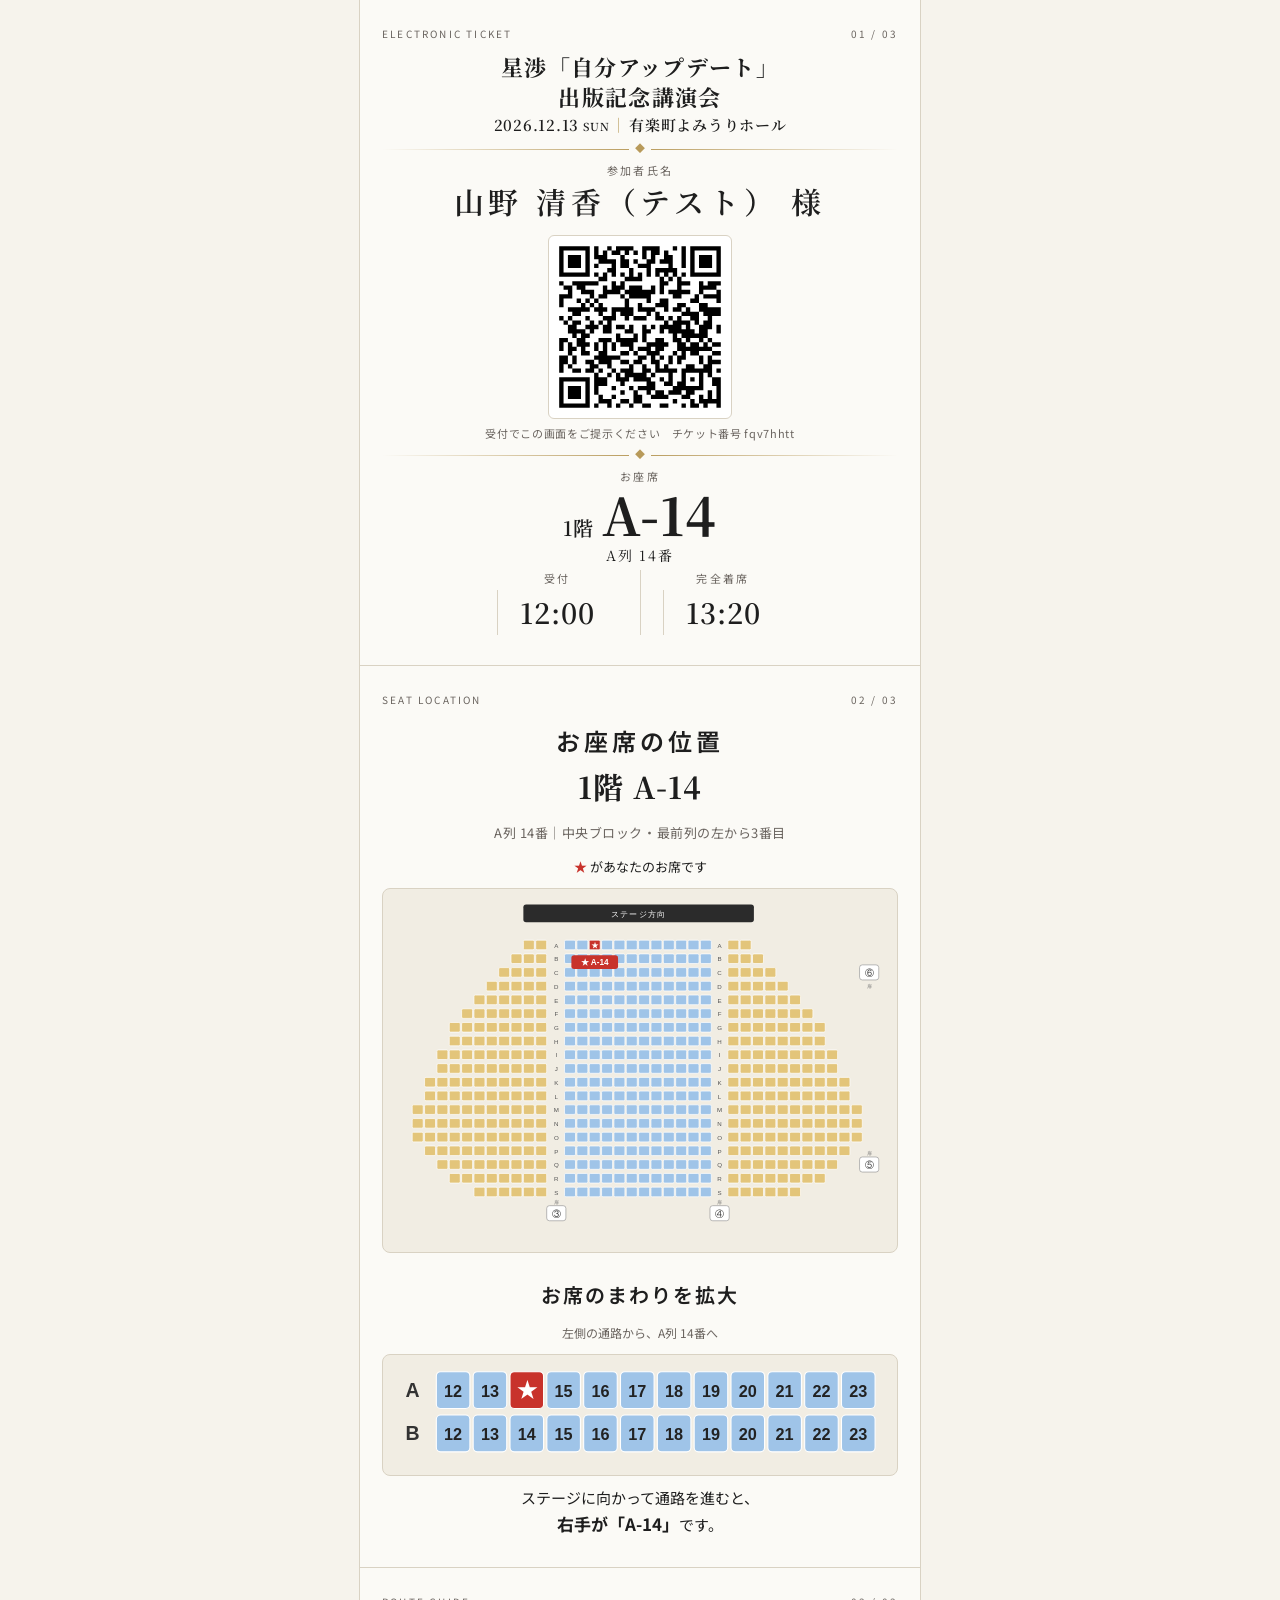
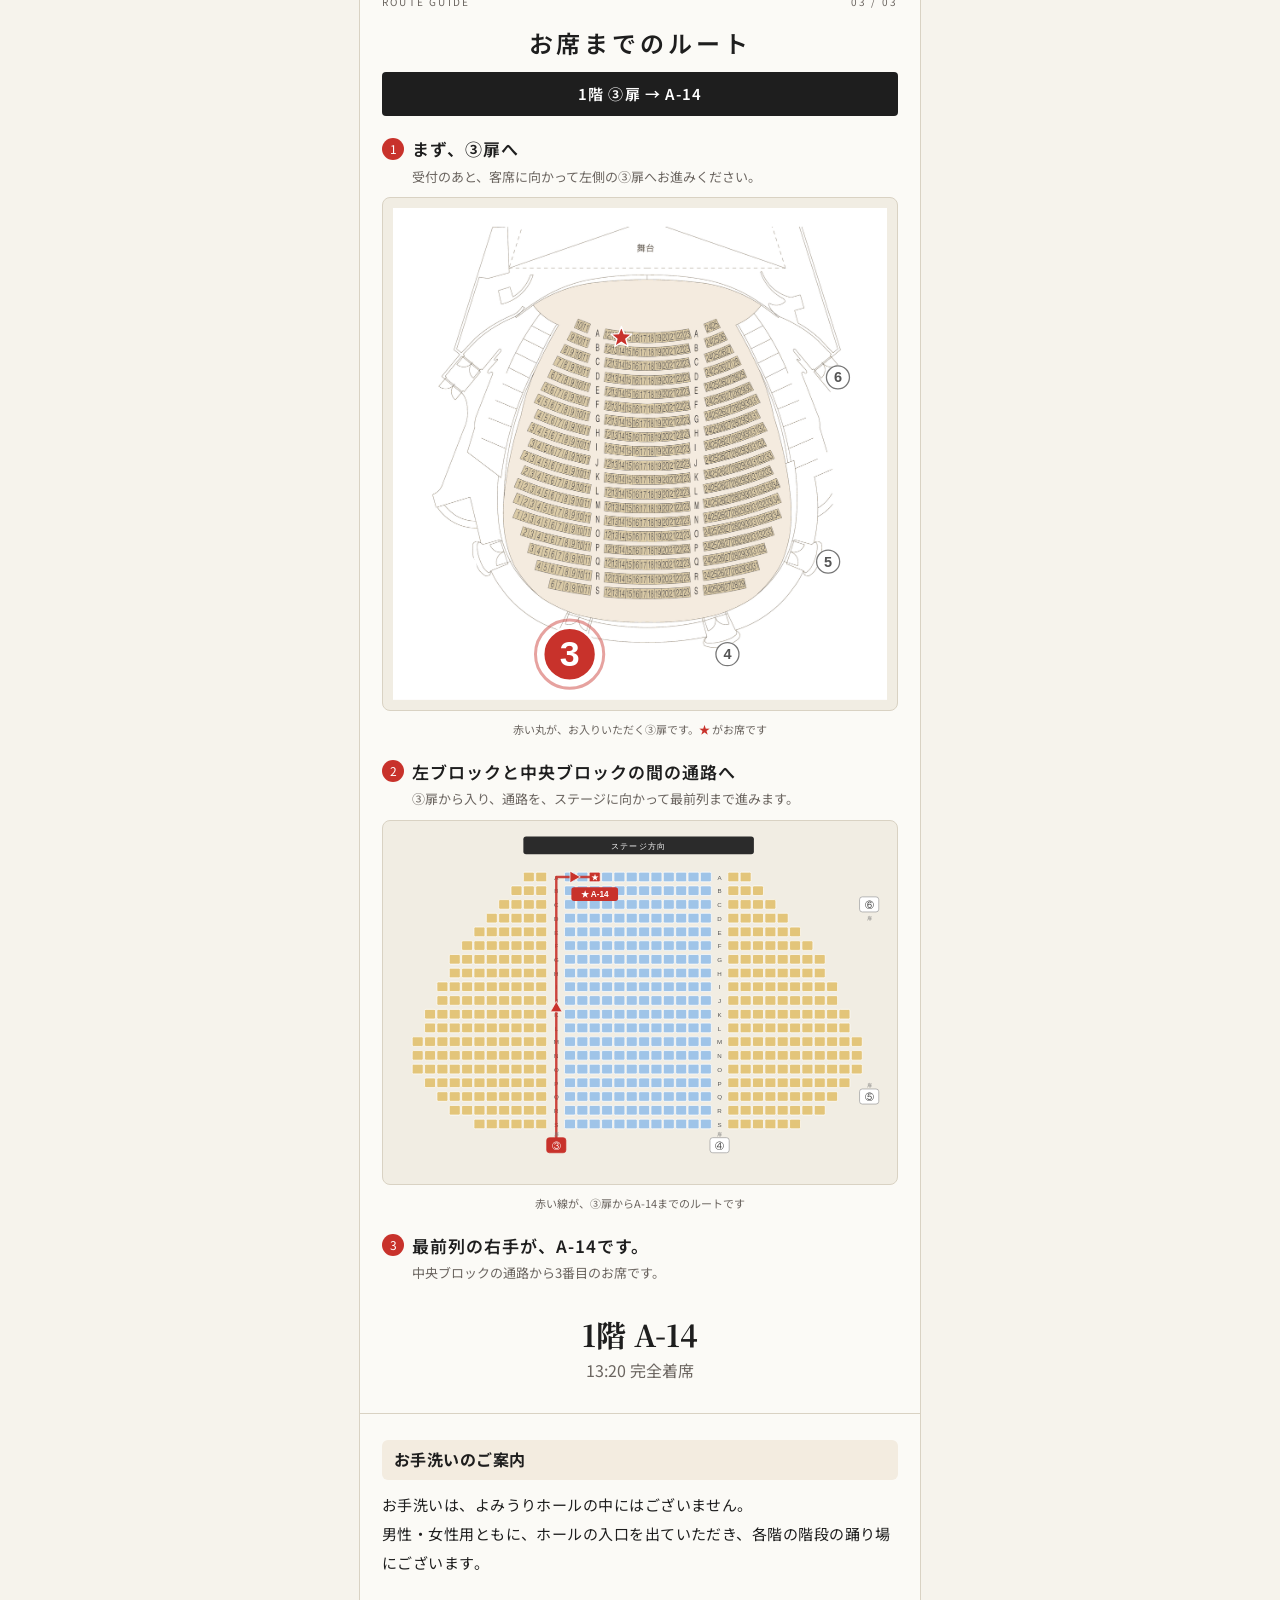
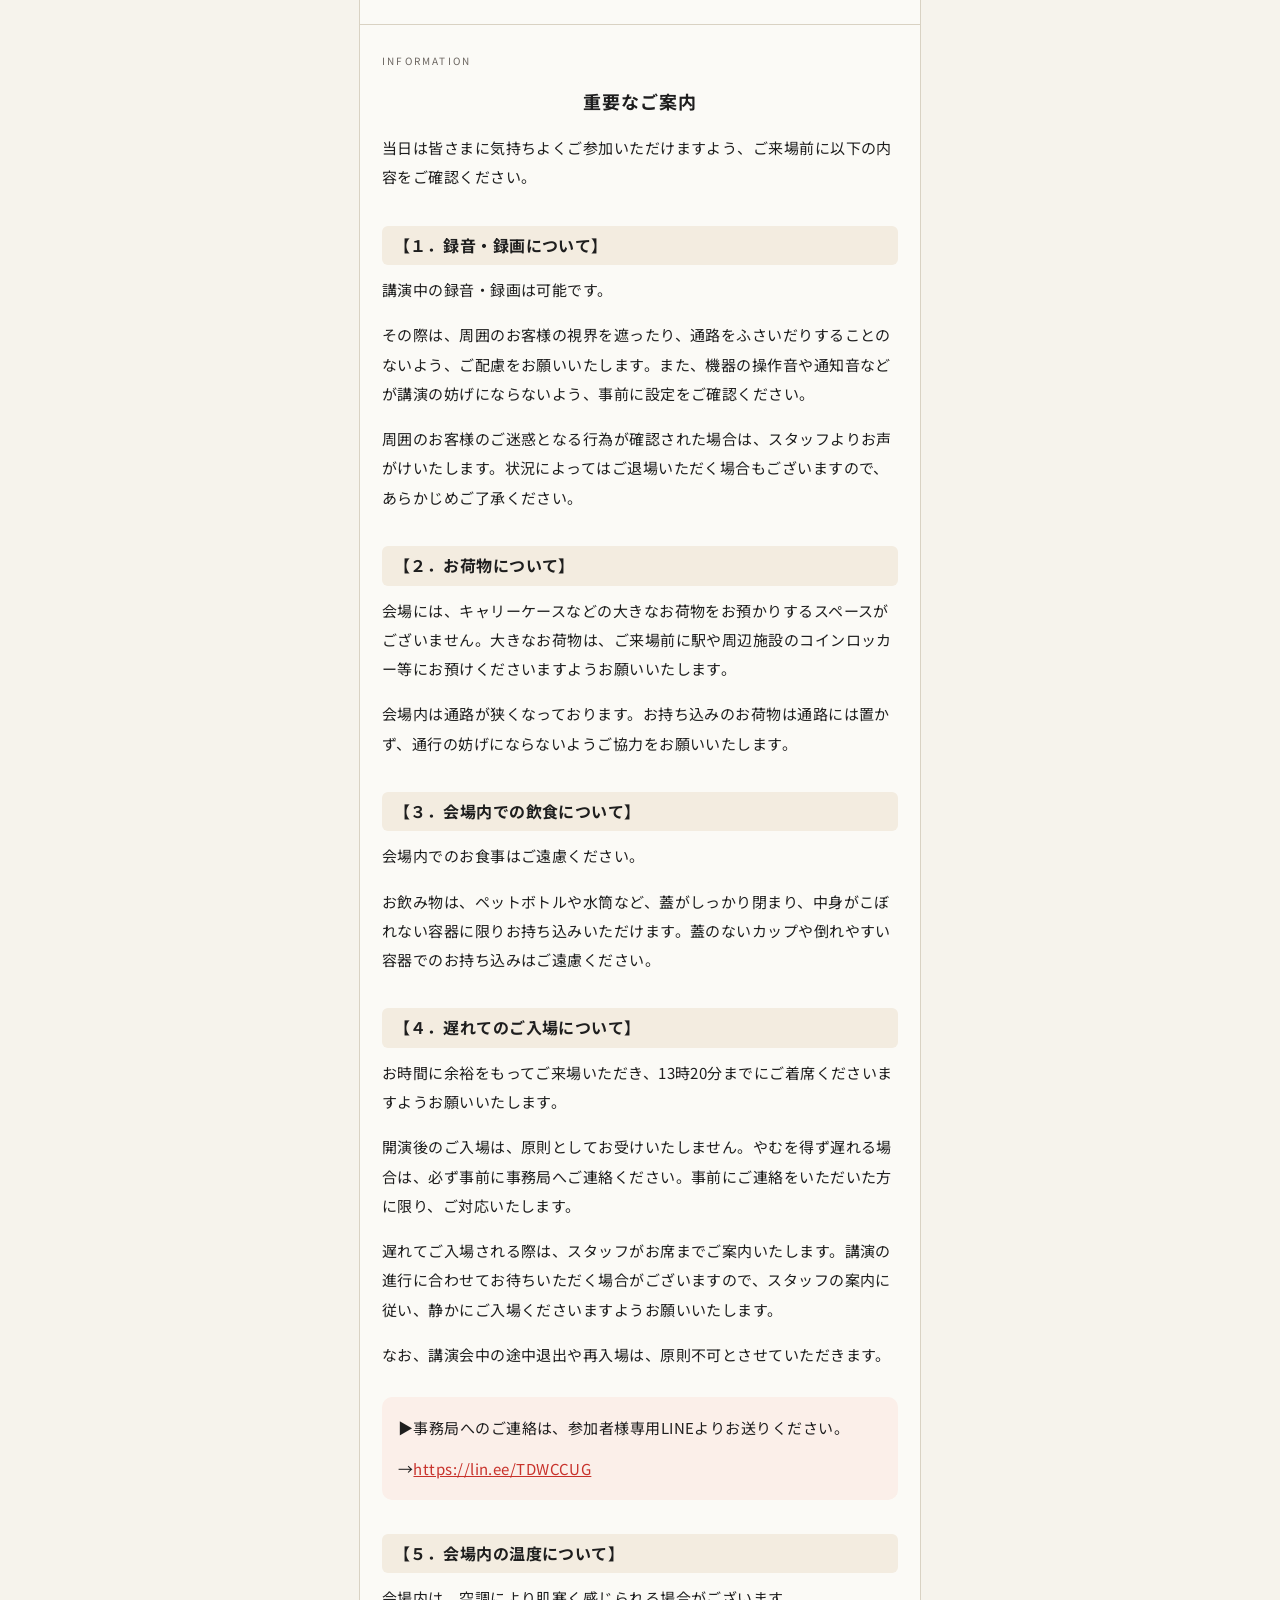
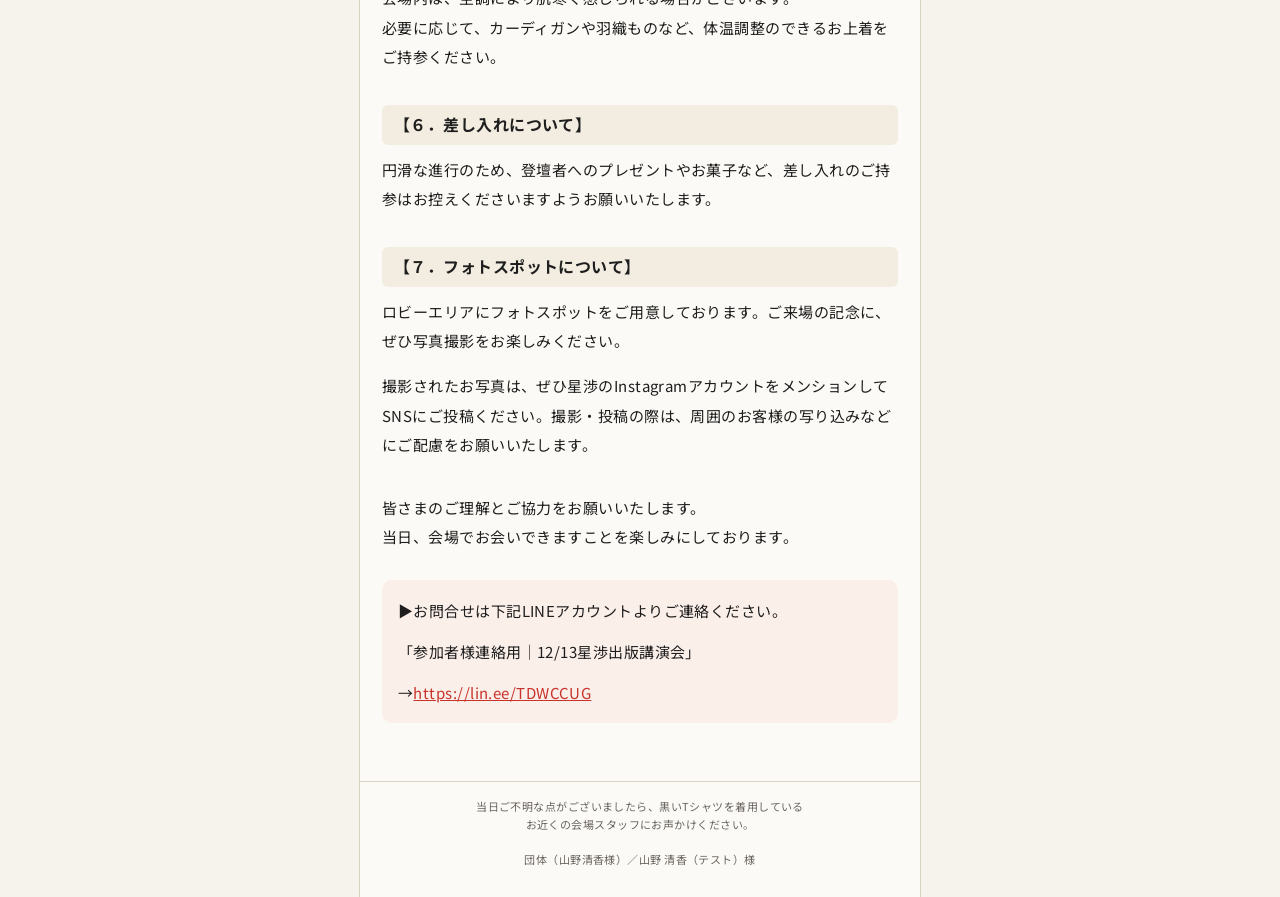
<file: t/fqv7hhtt/index.html>
<!DOCTYPE html>
<html lang="ja">
<head>
<meta charset="UTF-8">
<meta name="viewport" content="width=device-width, initial-scale=1">
<meta name="robots" content="noindex, nofollow">
<title>山野 清香（テスト） 様 電子チケット｜星渉「自分アップデート」出版記念講演会</title>
<link rel="preconnect" href="https://fonts.googleapis.com">
<link href="https://fonts.googleapis.com/css2?family=Noto+Serif+JP:wght@400;600;700&family=Noto+Sans+JP:wght@400;500;700&display=swap" rel="stylesheet">
<link rel="stylesheet" href="../../assets/style.css?v=2fe83a55">
</head>
<body>
<div class="wrap">

<!-- 01 チケット面（QR・氏名・サイン会印・座席がスマホのファーストビューに入る並び） -->
<section class="card center face">
  <div class="meta"><span>ELECTRONIC TICKET</span><span>01 / 03</span></div>
  <div class="serif t-name">星渉「自分アップデート」<br>出版記念講演会</div>
  <div class="serif t-line">2026.12.13<small>SUN</small><span class="sep">｜</span>有楽町よみうりホール</div>
  <div class="hr"></div>
  <div class="lbl">参加者氏名</div>
  <div class="serif v-name">山野 清香（テスト） 様</div>
  
  <div class="qr"><svg version="1.1" xmlns="http://www.w3.org/2000/svg" viewBox="0 0 152 152"  preserveAspectRatio="xMinYMin meet"><rect width="100%" height="100%" fill="white" cx="0" cy="0"/><path d="M2,2l4,0 0,4 -4,0 0,-4z M6,2l4,0 0,4 -4,0 0,-4z M10,2l4,0 0,4 -4,0 0,-4z M14,2l4,0 0,4 -4,0 0,-4z M18,2l4,0 0,4 -4,0 0,-4z M22,2l4,0 0,4 -4,0 0,-4z M26,2l4,0 0,4 -4,0 0,-4z M34,2l4,0 0,4 -4,0 0,-4z M46,2l4,0 0,4 -4,0 0,-4z M54,2l4,0 0,4 -4,0 0,-4z M58,2l4,0 0,4 -4,0 0,-4z M62,2l4,0 0,4 -4,0 0,-4z M66,2l4,0 0,4 -4,0 0,-4z M78,2l4,0 0,4 -4,0 0,-4z M82,2l4,0 0,4 -4,0 0,-4z M86,2l4,0 0,4 -4,0 0,-4z M90,2l4,0 0,4 -4,0 0,-4z M106,2l4,0 0,4 -4,0 0,-4z M114,2l4,0 0,4 -4,0 0,-4z M122,2l4,0 0,4 -4,0 0,-4z M126,2l4,0 0,4 -4,0 0,-4z M130,2l4,0 0,4 -4,0 0,-4z M134,2l4,0 0,4 -4,0 0,-4z M138,2l4,0 0,4 -4,0 0,-4z M142,2l4,0 0,4 -4,0 0,-4z M146,2l4,0 0,4 -4,0 0,-4z M2,6l4,0 0,4 -4,0 0,-4z M26,6l4,0 0,4 -4,0 0,-4z M34,6l4,0 0,4 -4,0 0,-4z M42,6l4,0 0,4 -4,0 0,-4z M50,6l4,0 0,4 -4,0 0,-4z M54,6l4,0 0,4 -4,0 0,-4z M62,6l4,0 0,4 -4,0 0,-4z M70,6l4,0 0,4 -4,0 0,-4z M78,6l4,0 0,4 -4,0 0,-4z M86,6l4,0 0,4 -4,0 0,-4z M90,6l4,0 0,4 -4,0 0,-4z M98,6l4,0 0,4 -4,0 0,-4z M114,6l4,0 0,4 -4,0 0,-4z M122,6l4,0 0,4 -4,0 0,-4z M146,6l4,0 0,4 -4,0 0,-4z M2,10l4,0 0,4 -4,0 0,-4z M10,10l4,0 0,4 -4,0 0,-4z M14,10l4,0 0,4 -4,0 0,-4z M18,10l4,0 0,4 -4,0 0,-4z M26,10l4,0 0,4 -4,0 0,-4z M34,10l4,0 0,4 -4,0 0,-4z M38,10l4,0 0,4 -4,0 0,-4z M42,10l4,0 0,4 -4,0 0,-4z M58,10l4,0 0,4 -4,0 0,-4z M78,10l4,0 0,4 -4,0 0,-4z M86,10l4,0 0,4 -4,0 0,-4z M98,10l4,0 0,4 -4,0 0,-4z M102,10l4,0 0,4 -4,0 0,-4z M114,10l4,0 0,4 -4,0 0,-4z M122,10l4,0 0,4 -4,0 0,-4z M130,10l4,0 0,4 -4,0 0,-4z M134,10l4,0 0,4 -4,0 0,-4z M138,10l4,0 0,4 -4,0 0,-4z M146,10l4,0 0,4 -4,0 0,-4z M2,14l4,0 0,4 -4,0 0,-4z M10,14l4,0 0,4 -4,0 0,-4z M14,14l4,0 0,4 -4,0 0,-4z M18,14l4,0 0,4 -4,0 0,-4z M26,14l4,0 0,4 -4,0 0,-4z M38,14l4,0 0,4 -4,0 0,-4z M42,14l4,0 0,4 -4,0 0,-4z M46,14l4,0 0,4 -4,0 0,-4z M50,14l4,0 0,4 -4,0 0,-4z M58,14l4,0 0,4 -4,0 0,-4z M62,14l4,0 0,4 -4,0 0,-4z M70,14l4,0 0,4 -4,0 0,-4z M82,14l4,0 0,4 -4,0 0,-4z M86,14l4,0 0,4 -4,0 0,-4z M94,14l4,0 0,4 -4,0 0,-4z M98,14l4,0 0,4 -4,0 0,-4z M102,14l4,0 0,4 -4,0 0,-4z M114,14l4,0 0,4 -4,0 0,-4z M122,14l4,0 0,4 -4,0 0,-4z M130,14l4,0 0,4 -4,0 0,-4z M134,14l4,0 0,4 -4,0 0,-4z M138,14l4,0 0,4 -4,0 0,-4z M146,14l4,0 0,4 -4,0 0,-4z M2,18l4,0 0,4 -4,0 0,-4z M10,18l4,0 0,4 -4,0 0,-4z M14,18l4,0 0,4 -4,0 0,-4z M18,18l4,0 0,4 -4,0 0,-4z M26,18l4,0 0,4 -4,0 0,-4z M34,18l4,0 0,4 -4,0 0,-4z M50,18l4,0 0,4 -4,0 0,-4z M58,18l4,0 0,4 -4,0 0,-4z M62,18l4,0 0,4 -4,0 0,-4z M74,18l4,0 0,4 -4,0 0,-4z M78,18l4,0 0,4 -4,0 0,-4z M82,18l4,0 0,4 -4,0 0,-4z M102,18l4,0 0,4 -4,0 0,-4z M114,18l4,0 0,4 -4,0 0,-4z M122,18l4,0 0,4 -4,0 0,-4z M130,18l4,0 0,4 -4,0 0,-4z M134,18l4,0 0,4 -4,0 0,-4z M138,18l4,0 0,4 -4,0 0,-4z M146,18l4,0 0,4 -4,0 0,-4z M2,22l4,0 0,4 -4,0 0,-4z M26,22l4,0 0,4 -4,0 0,-4z M46,22l4,0 0,4 -4,0 0,-4z M50,22l4,0 0,4 -4,0 0,-4z M66,22l4,0 0,4 -4,0 0,-4z M82,22l4,0 0,4 -4,0 0,-4z M90,22l4,0 0,4 -4,0 0,-4z M94,22l4,0 0,4 -4,0 0,-4z M98,22l4,0 0,4 -4,0 0,-4z M102,22l4,0 0,4 -4,0 0,-4z M106,22l4,0 0,4 -4,0 0,-4z M122,22l4,0 0,4 -4,0 0,-4z M146,22l4,0 0,4 -4,0 0,-4z M2,26l4,0 0,4 -4,0 0,-4z M6,26l4,0 0,4 -4,0 0,-4z M10,26l4,0 0,4 -4,0 0,-4z M14,26l4,0 0,4 -4,0 0,-4z M18,26l4,0 0,4 -4,0 0,-4z M22,26l4,0 0,4 -4,0 0,-4z M26,26l4,0 0,4 -4,0 0,-4z M34,26l4,0 0,4 -4,0 0,-4z M42,26l4,0 0,4 -4,0 0,-4z M50,26l4,0 0,4 -4,0 0,-4z M58,26l4,0 0,4 -4,0 0,-4z M66,26l4,0 0,4 -4,0 0,-4z M74,26l4,0 0,4 -4,0 0,-4z M82,26l4,0 0,4 -4,0 0,-4z M90,26l4,0 0,4 -4,0 0,-4z M98,26l4,0 0,4 -4,0 0,-4z M106,26l4,0 0,4 -4,0 0,-4z M114,26l4,0 0,4 -4,0 0,-4z M122,26l4,0 0,4 -4,0 0,-4z M126,26l4,0 0,4 -4,0 0,-4z M130,26l4,0 0,4 -4,0 0,-4z M134,26l4,0 0,4 -4,0 0,-4z M138,26l4,0 0,4 -4,0 0,-4z M142,26l4,0 0,4 -4,0 0,-4z M146,26l4,0 0,4 -4,0 0,-4z M38,30l4,0 0,4 -4,0 0,-4z M42,30l4,0 0,4 -4,0 0,-4z M62,30l4,0 0,4 -4,0 0,-4z M66,30l4,0 0,4 -4,0 0,-4z M70,30l4,0 0,4 -4,0 0,-4z M74,30l4,0 0,4 -4,0 0,-4z M94,30l4,0 0,4 -4,0 0,-4z M102,30l4,0 0,4 -4,0 0,-4z M110,30l4,0 0,4 -4,0 0,-4z M2,34l4,0 0,4 -4,0 0,-4z M14,34l4,0 0,4 -4,0 0,-4z M18,34l4,0 0,4 -4,0 0,-4z M22,34l4,0 0,4 -4,0 0,-4z M26,34l4,0 0,4 -4,0 0,-4z M30,34l4,0 0,4 -4,0 0,-4z M34,34l4,0 0,4 -4,0 0,-4z M50,34l4,0 0,4 -4,0 0,-4z M58,34l4,0 0,4 -4,0 0,-4z M94,34l4,0 0,4 -4,0 0,-4z M98,34l4,0 0,4 -4,0 0,-4z M110,34l4,0 0,4 -4,0 0,-4z M114,34l4,0 0,4 -4,0 0,-4z M118,34l4,0 0,4 -4,0 0,-4z M130,34l4,0 0,4 -4,0 0,-4z M138,34l4,0 0,4 -4,0 0,-4z M142,34l4,0 0,4 -4,0 0,-4z M146,34l4,0 0,4 -4,0 0,-4z M6,38l4,0 0,4 -4,0 0,-4z M10,38l4,0 0,4 -4,0 0,-4z M18,38l4,0 0,4 -4,0 0,-4z M22,38l4,0 0,4 -4,0 0,-4z M42,38l4,0 0,4 -4,0 0,-4z M50,38l4,0 0,4 -4,0 0,-4z M54,38l4,0 0,4 -4,0 0,-4z M58,38l4,0 0,4 -4,0 0,-4z M66,38l4,0 0,4 -4,0 0,-4z M70,38l4,0 0,4 -4,0 0,-4z M74,38l4,0 0,4 -4,0 0,-4z M86,38l4,0 0,4 -4,0 0,-4z M94,38l4,0 0,4 -4,0 0,-4z M110,38l4,0 0,4 -4,0 0,-4z M130,38l4,0 0,4 -4,0 0,-4z M134,38l4,0 0,4 -4,0 0,-4z M138,38l4,0 0,4 -4,0 0,-4z M142,38l4,0 0,4 -4,0 0,-4z M10,42l4,0 0,4 -4,0 0,-4z M22,42l4,0 0,4 -4,0 0,-4z M26,42l4,0 0,4 -4,0 0,-4z M30,42l4,0 0,4 -4,0 0,-4z M42,42l4,0 0,4 -4,0 0,-4z M46,42l4,0 0,4 -4,0 0,-4z M50,42l4,0 0,4 -4,0 0,-4z M54,42l4,0 0,4 -4,0 0,-4z M62,42l4,0 0,4 -4,0 0,-4z M66,42l4,0 0,4 -4,0 0,-4z M70,42l4,0 0,4 -4,0 0,-4z M74,42l4,0 0,4 -4,0 0,-4z M78,42l4,0 0,4 -4,0 0,-4z M82,42l4,0 0,4 -4,0 0,-4z M86,42l4,0 0,4 -4,0 0,-4z M94,42l4,0 0,4 -4,0 0,-4z M102,42l4,0 0,4 -4,0 0,-4z M106,42l4,0 0,4 -4,0 0,-4z M110,42l4,0 0,4 -4,0 0,-4z M114,42l4,0 0,4 -4,0 0,-4z M118,42l4,0 0,4 -4,0 0,-4z M130,42l4,0 0,4 -4,0 0,-4z M146,42l4,0 0,4 -4,0 0,-4z M2,46l4,0 0,4 -4,0 0,-4z M6,46l4,0 0,4 -4,0 0,-4z M10,46l4,0 0,4 -4,0 0,-4z M30,46l4,0 0,4 -4,0 0,-4z M38,46l4,0 0,4 -4,0 0,-4z M42,46l4,0 0,4 -4,0 0,-4z M58,46l4,0 0,4 -4,0 0,-4z M66,46l4,0 0,4 -4,0 0,-4z M70,46l4,0 0,4 -4,0 0,-4z M74,46l4,0 0,4 -4,0 0,-4z M78,46l4,0 0,4 -4,0 0,-4z M82,46l4,0 0,4 -4,0 0,-4z M106,46l4,0 0,4 -4,0 0,-4z M110,46l4,0 0,4 -4,0 0,-4z M126,46l4,0 0,4 -4,0 0,-4z M134,46l4,0 0,4 -4,0 0,-4z M138,46l4,0 0,4 -4,0 0,-4z M142,46l4,0 0,4 -4,0 0,-4z M146,46l4,0 0,4 -4,0 0,-4z M2,50l4,0 0,4 -4,0 0,-4z M18,50l4,0 0,4 -4,0 0,-4z M26,50l4,0 0,4 -4,0 0,-4z M34,50l4,0 0,4 -4,0 0,-4z M62,50l4,0 0,4 -4,0 0,-4z M82,50l4,0 0,4 -4,0 0,-4z M94,50l4,0 0,4 -4,0 0,-4z M98,50l4,0 0,4 -4,0 0,-4z M122,50l4,0 0,4 -4,0 0,-4z M126,50l4,0 0,4 -4,0 0,-4z M146,50l4,0 0,4 -4,0 0,-4z M2,54l4,0 0,4 -4,0 0,-4z M22,54l4,0 0,4 -4,0 0,-4z M30,54l4,0 0,4 -4,0 0,-4z M38,54l4,0 0,4 -4,0 0,-4z M62,54l4,0 0,4 -4,0 0,-4z M74,54l4,0 0,4 -4,0 0,-4z M90,54l4,0 0,4 -4,0 0,-4z M94,54l4,0 0,4 -4,0 0,-4z M98,54l4,0 0,4 -4,0 0,-4z M110,54l4,0 0,4 -4,0 0,-4z M114,54l4,0 0,4 -4,0 0,-4z M130,54l4,0 0,4 -4,0 0,-4z M134,54l4,0 0,4 -4,0 0,-4z M10,58l4,0 0,4 -4,0 0,-4z M14,58l4,0 0,4 -4,0 0,-4z M18,58l4,0 0,4 -4,0 0,-4z M22,58l4,0 0,4 -4,0 0,-4z M26,58l4,0 0,4 -4,0 0,-4z M34,58l4,0 0,4 -4,0 0,-4z M38,58l4,0 0,4 -4,0 0,-4z M42,58l4,0 0,4 -4,0 0,-4z M50,58l4,0 0,4 -4,0 0,-4z M54,58l4,0 0,4 -4,0 0,-4z M58,58l4,0 0,4 -4,0 0,-4z M62,58l4,0 0,4 -4,0 0,-4z M66,58l4,0 0,4 -4,0 0,-4z M74,58l4,0 0,4 -4,0 0,-4z M78,58l4,0 0,4 -4,0 0,-4z M82,58l4,0 0,4 -4,0 0,-4z M86,58l4,0 0,4 -4,0 0,-4z M98,58l4,0 0,4 -4,0 0,-4z M106,58l4,0 0,4 -4,0 0,-4z M110,58l4,0 0,4 -4,0 0,-4z M118,58l4,0 0,4 -4,0 0,-4z M130,58l4,0 0,4 -4,0 0,-4z M134,58l4,0 0,4 -4,0 0,-4z M138,58l4,0 0,4 -4,0 0,-4z M142,58l4,0 0,4 -4,0 0,-4z M146,58l4,0 0,4 -4,0 0,-4z M14,62l4,0 0,4 -4,0 0,-4z M18,62l4,0 0,4 -4,0 0,-4z M38,62l4,0 0,4 -4,0 0,-4z M50,62l4,0 0,4 -4,0 0,-4z M58,62l4,0 0,4 -4,0 0,-4z M62,62l4,0 0,4 -4,0 0,-4z M66,62l4,0 0,4 -4,0 0,-4z M82,62l4,0 0,4 -4,0 0,-4z M90,62l4,0 0,4 -4,0 0,-4z M114,62l4,0 0,4 -4,0 0,-4z M118,62l4,0 0,4 -4,0 0,-4z M122,62l4,0 0,4 -4,0 0,-4z M126,62l4,0 0,4 -4,0 0,-4z M134,62l4,0 0,4 -4,0 0,-4z M138,62l4,0 0,4 -4,0 0,-4z M142,62l4,0 0,4 -4,0 0,-4z M146,62l4,0 0,4 -4,0 0,-4z M2,66l4,0 0,4 -4,0 0,-4z M10,66l4,0 0,4 -4,0 0,-4z M26,66l4,0 0,4 -4,0 0,-4z M42,66l4,0 0,4 -4,0 0,-4z M46,66l4,0 0,4 -4,0 0,-4z M50,66l4,0 0,4 -4,0 0,-4z M62,66l4,0 0,4 -4,0 0,-4z M70,66l4,0 0,4 -4,0 0,-4z M74,66l4,0 0,4 -4,0 0,-4z M78,66l4,0 0,4 -4,0 0,-4z M90,66l4,0 0,4 -4,0 0,-4z M94,66l4,0 0,4 -4,0 0,-4z M102,66l4,0 0,4 -4,0 0,-4z M110,66l4,0 0,4 -4,0 0,-4z M122,66l4,0 0,4 -4,0 0,-4z M126,66l4,0 0,4 -4,0 0,-4z M138,66l4,0 0,4 -4,0 0,-4z M6,70l4,0 0,4 -4,0 0,-4z M14,70l4,0 0,4 -4,0 0,-4z M18,70l4,0 0,4 -4,0 0,-4z M30,70l4,0 0,4 -4,0 0,-4z M38,70l4,0 0,4 -4,0 0,-4z M46,70l4,0 0,4 -4,0 0,-4z M98,70l4,0 0,4 -4,0 0,-4z M106,70l4,0 0,4 -4,0 0,-4z M110,70l4,0 0,4 -4,0 0,-4z M114,70l4,0 0,4 -4,0 0,-4z M118,70l4,0 0,4 -4,0 0,-4z M126,70l4,0 0,4 -4,0 0,-4z M134,70l4,0 0,4 -4,0 0,-4z M138,70l4,0 0,4 -4,0 0,-4z M10,74l4,0 0,4 -4,0 0,-4z M14,74l4,0 0,4 -4,0 0,-4z M26,74l4,0 0,4 -4,0 0,-4z M30,74l4,0 0,4 -4,0 0,-4z M34,74l4,0 0,4 -4,0 0,-4z M42,74l4,0 0,4 -4,0 0,-4z M46,74l4,0 0,4 -4,0 0,-4z M54,74l4,0 0,4 -4,0 0,-4z M58,74l4,0 0,4 -4,0 0,-4z M66,74l4,0 0,4 -4,0 0,-4z M78,74l4,0 0,4 -4,0 0,-4z M86,74l4,0 0,4 -4,0 0,-4z M94,74l4,0 0,4 -4,0 0,-4z M98,74l4,0 0,4 -4,0 0,-4z M102,74l4,0 0,4 -4,0 0,-4z M106,74l4,0 0,4 -4,0 0,-4z M110,74l4,0 0,4 -4,0 0,-4z M118,74l4,0 0,4 -4,0 0,-4z M130,74l4,0 0,4 -4,0 0,-4z M134,74l4,0 0,4 -4,0 0,-4z M138,74l4,0 0,4 -4,0 0,-4z M146,74l4,0 0,4 -4,0 0,-4z M10,78l4,0 0,4 -4,0 0,-4z M14,78l4,0 0,4 -4,0 0,-4z M18,78l4,0 0,4 -4,0 0,-4z M22,78l4,0 0,4 -4,0 0,-4z M30,78l4,0 0,4 -4,0 0,-4z M42,78l4,0 0,4 -4,0 0,-4z M46,78l4,0 0,4 -4,0 0,-4z M62,78l4,0 0,4 -4,0 0,-4z M66,78l4,0 0,4 -4,0 0,-4z M78,78l4,0 0,4 -4,0 0,-4z M82,78l4,0 0,4 -4,0 0,-4z M94,78l4,0 0,4 -4,0 0,-4z M102,78l4,0 0,4 -4,0 0,-4z M106,78l4,0 0,4 -4,0 0,-4z M110,78l4,0 0,4 -4,0 0,-4z M114,78l4,0 0,4 -4,0 0,-4z M118,78l4,0 0,4 -4,0 0,-4z M122,78l4,0 0,4 -4,0 0,-4z M130,78l4,0 0,4 -4,0 0,-4z M134,78l4,0 0,4 -4,0 0,-4z M146,78l4,0 0,4 -4,0 0,-4z M14,82l4,0 0,4 -4,0 0,-4z M22,82l4,0 0,4 -4,0 0,-4z M26,82l4,0 0,4 -4,0 0,-4z M54,82l4,0 0,4 -4,0 0,-4z M70,82l4,0 0,4 -4,0 0,-4z M78,82l4,0 0,4 -4,0 0,-4z M106,82l4,0 0,4 -4,0 0,-4z M114,82l4,0 0,4 -4,0 0,-4z M118,82l4,0 0,4 -4,0 0,-4z M122,82l4,0 0,4 -4,0 0,-4z M126,82l4,0 0,4 -4,0 0,-4z M130,82l4,0 0,4 -4,0 0,-4z M134,82l4,0 0,4 -4,0 0,-4z M2,86l4,0 0,4 -4,0 0,-4z M6,86l4,0 0,4 -4,0 0,-4z M18,86l4,0 0,4 -4,0 0,-4z M22,86l4,0 0,4 -4,0 0,-4z M38,86l4,0 0,4 -4,0 0,-4z M42,86l4,0 0,4 -4,0 0,-4z M46,86l4,0 0,4 -4,0 0,-4z M54,86l4,0 0,4 -4,0 0,-4z M58,86l4,0 0,4 -4,0 0,-4z M62,86l4,0 0,4 -4,0 0,-4z M66,86l4,0 0,4 -4,0 0,-4z M70,86l4,0 0,4 -4,0 0,-4z M78,86l4,0 0,4 -4,0 0,-4z M90,86l4,0 0,4 -4,0 0,-4z M94,86l4,0 0,4 -4,0 0,-4z M106,86l4,0 0,4 -4,0 0,-4z M110,86l4,0 0,4 -4,0 0,-4z M118,86l4,0 0,4 -4,0 0,-4z M130,86l4,0 0,4 -4,0 0,-4z M138,86l4,0 0,4 -4,0 0,-4z M2,90l4,0 0,4 -4,0 0,-4z M10,90l4,0 0,4 -4,0 0,-4z M18,90l4,0 0,4 -4,0 0,-4z M22,90l4,0 0,4 -4,0 0,-4z M26,90l4,0 0,4 -4,0 0,-4z M34,90l4,0 0,4 -4,0 0,-4z M42,90l4,0 0,4 -4,0 0,-4z M50,90l4,0 0,4 -4,0 0,-4z M58,90l4,0 0,4 -4,0 0,-4z M62,90l4,0 0,4 -4,0 0,-4z M66,90l4,0 0,4 -4,0 0,-4z M82,90l4,0 0,4 -4,0 0,-4z M86,90l4,0 0,4 -4,0 0,-4z M90,90l4,0 0,4 -4,0 0,-4z M94,90l4,0 0,4 -4,0 0,-4z M98,90l4,0 0,4 -4,0 0,-4z M110,90l4,0 0,4 -4,0 0,-4z M114,90l4,0 0,4 -4,0 0,-4z M122,90l4,0 0,4 -4,0 0,-4z M126,90l4,0 0,4 -4,0 0,-4z M134,90l4,0 0,4 -4,0 0,-4z M142,90l4,0 0,4 -4,0 0,-4z M146,90l4,0 0,4 -4,0 0,-4z M2,94l4,0 0,4 -4,0 0,-4z M10,94l4,0 0,4 -4,0 0,-4z M14,94l4,0 0,4 -4,0 0,-4z M22,94l4,0 0,4 -4,0 0,-4z M34,94l4,0 0,4 -4,0 0,-4z M42,94l4,0 0,4 -4,0 0,-4z M50,94l4,0 0,4 -4,0 0,-4z M66,94l4,0 0,4 -4,0 0,-4z M74,94l4,0 0,4 -4,0 0,-4z M78,94l4,0 0,4 -4,0 0,-4z M82,94l4,0 0,4 -4,0 0,-4z M90,94l4,0 0,4 -4,0 0,-4z M94,94l4,0 0,4 -4,0 0,-4z M110,94l4,0 0,4 -4,0 0,-4z M114,94l4,0 0,4 -4,0 0,-4z M118,94l4,0 0,4 -4,0 0,-4z M122,94l4,0 0,4 -4,0 0,-4z M126,94l4,0 0,4 -4,0 0,-4z M130,94l4,0 0,4 -4,0 0,-4z M134,94l4,0 0,4 -4,0 0,-4z M138,94l4,0 0,4 -4,0 0,-4z M10,98l4,0 0,4 -4,0 0,-4z M22,98l4,0 0,4 -4,0 0,-4z M26,98l4,0 0,4 -4,0 0,-4z M38,98l4,0 0,4 -4,0 0,-4z M42,98l4,0 0,4 -4,0 0,-4z M58,98l4,0 0,4 -4,0 0,-4z M62,98l4,0 0,4 -4,0 0,-4z M70,98l4,0 0,4 -4,0 0,-4z M82,98l4,0 0,4 -4,0 0,-4z M86,98l4,0 0,4 -4,0 0,-4z M90,98l4,0 0,4 -4,0 0,-4z M106,98l4,0 0,4 -4,0 0,-4z M114,98l4,0 0,4 -4,0 0,-4z M122,98l4,0 0,4 -4,0 0,-4z M126,98l4,0 0,4 -4,0 0,-4z M142,98l4,0 0,4 -4,0 0,-4z M146,98l4,0 0,4 -4,0 0,-4z M2,102l4,0 0,4 -4,0 0,-4z M6,102l4,0 0,4 -4,0 0,-4z M14,102l4,0 0,4 -4,0 0,-4z M34,102l4,0 0,4 -4,0 0,-4z M38,102l4,0 0,4 -4,0 0,-4z M42,102l4,0 0,4 -4,0 0,-4z M46,102l4,0 0,4 -4,0 0,-4z M50,102l4,0 0,4 -4,0 0,-4z M54,102l4,0 0,4 -4,0 0,-4z M74,102l4,0 0,4 -4,0 0,-4z M78,102l4,0 0,4 -4,0 0,-4z M86,102l4,0 0,4 -4,0 0,-4z M94,102l4,0 0,4 -4,0 0,-4z M102,102l4,0 0,4 -4,0 0,-4z M110,102l4,0 0,4 -4,0 0,-4z M114,102l4,0 0,4 -4,0 0,-4z M130,102l4,0 0,4 -4,0 0,-4z M138,102l4,0 0,4 -4,0 0,-4z M2,106l4,0 0,4 -4,0 0,-4z M6,106l4,0 0,4 -4,0 0,-4z M14,106l4,0 0,4 -4,0 0,-4z M26,106l4,0 0,4 -4,0 0,-4z M30,106l4,0 0,4 -4,0 0,-4z M38,106l4,0 0,4 -4,0 0,-4z M42,106l4,0 0,4 -4,0 0,-4z M46,106l4,0 0,4 -4,0 0,-4z M58,106l4,0 0,4 -4,0 0,-4z M62,106l4,0 0,4 -4,0 0,-4z M70,106l4,0 0,4 -4,0 0,-4z M74,106l4,0 0,4 -4,0 0,-4z M86,106l4,0 0,4 -4,0 0,-4z M90,106l4,0 0,4 -4,0 0,-4z M102,106l4,0 0,4 -4,0 0,-4z M110,106l4,0 0,4 -4,0 0,-4z M130,106l4,0 0,4 -4,0 0,-4z M138,106l4,0 0,4 -4,0 0,-4z M142,106l4,0 0,4 -4,0 0,-4z M146,106l4,0 0,4 -4,0 0,-4z M2,110l4,0 0,4 -4,0 0,-4z M10,110l4,0 0,4 -4,0 0,-4z M30,110l4,0 0,4 -4,0 0,-4z M34,110l4,0 0,4 -4,0 0,-4z M46,110l4,0 0,4 -4,0 0,-4z M66,110l4,0 0,4 -4,0 0,-4z M78,110l4,0 0,4 -4,0 0,-4z M90,110l4,0 0,4 -4,0 0,-4z M98,110l4,0 0,4 -4,0 0,-4z M118,110l4,0 0,4 -4,0 0,-4z M122,110l4,0 0,4 -4,0 0,-4z M134,110l4,0 0,4 -4,0 0,-4z M138,110l4,0 0,4 -4,0 0,-4z M2,114l4,0 0,4 -4,0 0,-4z M14,114l4,0 0,4 -4,0 0,-4z M18,114l4,0 0,4 -4,0 0,-4z M26,114l4,0 0,4 -4,0 0,-4z M30,114l4,0 0,4 -4,0 0,-4z M38,114l4,0 0,4 -4,0 0,-4z M50,114l4,0 0,4 -4,0 0,-4z M58,114l4,0 0,4 -4,0 0,-4z M62,114l4,0 0,4 -4,0 0,-4z M66,114l4,0 0,4 -4,0 0,-4z M78,114l4,0 0,4 -4,0 0,-4z M82,114l4,0 0,4 -4,0 0,-4z M90,114l4,0 0,4 -4,0 0,-4z M94,114l4,0 0,4 -4,0 0,-4z M98,114l4,0 0,4 -4,0 0,-4z M102,114l4,0 0,4 -4,0 0,-4z M106,114l4,0 0,4 -4,0 0,-4z M114,114l4,0 0,4 -4,0 0,-4z M118,114l4,0 0,4 -4,0 0,-4z M122,114l4,0 0,4 -4,0 0,-4z M126,114l4,0 0,4 -4,0 0,-4z M130,114l4,0 0,4 -4,0 0,-4z M134,114l4,0 0,4 -4,0 0,-4z M138,114l4,0 0,4 -4,0 0,-4z M146,114l4,0 0,4 -4,0 0,-4z M34,118l4,0 0,4 -4,0 0,-4z M46,118l4,0 0,4 -4,0 0,-4z M54,118l4,0 0,4 -4,0 0,-4z M62,118l4,0 0,4 -4,0 0,-4z M66,118l4,0 0,4 -4,0 0,-4z M70,118l4,0 0,4 -4,0 0,-4z M74,118l4,0 0,4 -4,0 0,-4z M78,118l4,0 0,4 -4,0 0,-4z M86,118l4,0 0,4 -4,0 0,-4z M102,118l4,0 0,4 -4,0 0,-4z M114,118l4,0 0,4 -4,0 0,-4z M130,118l4,0 0,4 -4,0 0,-4z M138,118l4,0 0,4 -4,0 0,-4z M2,122l4,0 0,4 -4,0 0,-4z M6,122l4,0 0,4 -4,0 0,-4z M10,122l4,0 0,4 -4,0 0,-4z M14,122l4,0 0,4 -4,0 0,-4z M18,122l4,0 0,4 -4,0 0,-4z M22,122l4,0 0,4 -4,0 0,-4z M26,122l4,0 0,4 -4,0 0,-4z M34,122l4,0 0,4 -4,0 0,-4z M38,122l4,0 0,4 -4,0 0,-4z M42,122l4,0 0,4 -4,0 0,-4z M54,122l4,0 0,4 -4,0 0,-4z M58,122l4,0 0,4 -4,0 0,-4z M62,122l4,0 0,4 -4,0 0,-4z M70,122l4,0 0,4 -4,0 0,-4z M74,122l4,0 0,4 -4,0 0,-4z M78,122l4,0 0,4 -4,0 0,-4z M82,122l4,0 0,4 -4,0 0,-4z M94,122l4,0 0,4 -4,0 0,-4z M102,122l4,0 0,4 -4,0 0,-4z M114,122l4,0 0,4 -4,0 0,-4z M122,122l4,0 0,4 -4,0 0,-4z M130,122l4,0 0,4 -4,0 0,-4z M142,122l4,0 0,4 -4,0 0,-4z M146,122l4,0 0,4 -4,0 0,-4z M2,126l4,0 0,4 -4,0 0,-4z M26,126l4,0 0,4 -4,0 0,-4z M34,126l4,0 0,4 -4,0 0,-4z M38,126l4,0 0,4 -4,0 0,-4z M42,126l4,0 0,4 -4,0 0,-4z M58,126l4,0 0,4 -4,0 0,-4z M82,126l4,0 0,4 -4,0 0,-4z M86,126l4,0 0,4 -4,0 0,-4z M98,126l4,0 0,4 -4,0 0,-4z M102,126l4,0 0,4 -4,0 0,-4z M110,126l4,0 0,4 -4,0 0,-4z M114,126l4,0 0,4 -4,0 0,-4z M130,126l4,0 0,4 -4,0 0,-4z M142,126l4,0 0,4 -4,0 0,-4z M146,126l4,0 0,4 -4,0 0,-4z M2,130l4,0 0,4 -4,0 0,-4z M10,130l4,0 0,4 -4,0 0,-4z M14,130l4,0 0,4 -4,0 0,-4z M18,130l4,0 0,4 -4,0 0,-4z M26,130l4,0 0,4 -4,0 0,-4z M34,130l4,0 0,4 -4,0 0,-4z M50,130l4,0 0,4 -4,0 0,-4z M66,130l4,0 0,4 -4,0 0,-4z M74,130l4,0 0,4 -4,0 0,-4z M78,130l4,0 0,4 -4,0 0,-4z M82,130l4,0 0,4 -4,0 0,-4z M86,130l4,0 0,4 -4,0 0,-4z M106,130l4,0 0,4 -4,0 0,-4z M110,130l4,0 0,4 -4,0 0,-4z M114,130l4,0 0,4 -4,0 0,-4z M118,130l4,0 0,4 -4,0 0,-4z M122,130l4,0 0,4 -4,0 0,-4z M126,130l4,0 0,4 -4,0 0,-4z M130,130l4,0 0,4 -4,0 0,-4z M146,130l4,0 0,4 -4,0 0,-4z M2,134l4,0 0,4 -4,0 0,-4z M10,134l4,0 0,4 -4,0 0,-4z M14,134l4,0 0,4 -4,0 0,-4z M18,134l4,0 0,4 -4,0 0,-4z M26,134l4,0 0,4 -4,0 0,-4z M34,134l4,0 0,4 -4,0 0,-4z M58,134l4,0 0,4 -4,0 0,-4z M70,134l4,0 0,4 -4,0 0,-4z M82,134l4,0 0,4 -4,0 0,-4z M90,134l4,0 0,4 -4,0 0,-4z M94,134l4,0 0,4 -4,0 0,-4z M102,134l4,0 0,4 -4,0 0,-4z M106,134l4,0 0,4 -4,0 0,-4z M110,134l4,0 0,4 -4,0 0,-4z M118,134l4,0 0,4 -4,0 0,-4z M122,134l4,0 0,4 -4,0 0,-4z M138,134l4,0 0,4 -4,0 0,-4z M146,134l4,0 0,4 -4,0 0,-4z M2,138l4,0 0,4 -4,0 0,-4z M10,138l4,0 0,4 -4,0 0,-4z M14,138l4,0 0,4 -4,0 0,-4z M18,138l4,0 0,4 -4,0 0,-4z M26,138l4,0 0,4 -4,0 0,-4z M38,138l4,0 0,4 -4,0 0,-4z M50,138l4,0 0,4 -4,0 0,-4z M70,138l4,0 0,4 -4,0 0,-4z M74,138l4,0 0,4 -4,0 0,-4z M86,138l4,0 0,4 -4,0 0,-4z M90,138l4,0 0,4 -4,0 0,-4z M94,138l4,0 0,4 -4,0 0,-4z M98,138l4,0 0,4 -4,0 0,-4z M114,138l4,0 0,4 -4,0 0,-4z M118,138l4,0 0,4 -4,0 0,-4z M130,138l4,0 0,4 -4,0 0,-4z M138,138l4,0 0,4 -4,0 0,-4z M146,138l4,0 0,4 -4,0 0,-4z M2,142l4,0 0,4 -4,0 0,-4z M26,142l4,0 0,4 -4,0 0,-4z M38,142l4,0 0,4 -4,0 0,-4z M42,142l4,0 0,4 -4,0 0,-4z M46,142l4,0 0,4 -4,0 0,-4z M58,142l4,0 0,4 -4,0 0,-4z M62,142l4,0 0,4 -4,0 0,-4z M70,142l4,0 0,4 -4,0 0,-4z M74,142l4,0 0,4 -4,0 0,-4z M106,142l4,0 0,4 -4,0 0,-4z M122,142l4,0 0,4 -4,0 0,-4z M130,142l4,0 0,4 -4,0 0,-4z M134,142l4,0 0,4 -4,0 0,-4z M138,142l4,0 0,4 -4,0 0,-4z M142,142l4,0 0,4 -4,0 0,-4z M146,142l4,0 0,4 -4,0 0,-4z M2,146l4,0 0,4 -4,0 0,-4z M6,146l4,0 0,4 -4,0 0,-4z M10,146l4,0 0,4 -4,0 0,-4z M14,146l4,0 0,4 -4,0 0,-4z M18,146l4,0 0,4 -4,0 0,-4z M22,146l4,0 0,4 -4,0 0,-4z M26,146l4,0 0,4 -4,0 0,-4z M34,146l4,0 0,4 -4,0 0,-4z M46,146l4,0 0,4 -4,0 0,-4z M54,146l4,0 0,4 -4,0 0,-4z M66,146l4,0 0,4 -4,0 0,-4z M78,146l4,0 0,4 -4,0 0,-4z M82,146l4,0 0,4 -4,0 0,-4z M94,146l4,0 0,4 -4,0 0,-4z M98,146l4,0 0,4 -4,0 0,-4z M114,146l4,0 0,4 -4,0 0,-4z M122,146l4,0 0,4 -4,0 0,-4z M126,146l4,0 0,4 -4,0 0,-4z M134,146l4,0 0,4 -4,0 0,-4z M146,146l4,0 0,4 -4,0 0,-4z " stroke="transparent" fill="black"/></svg></div>
  <div class="qr-cap">受付でこの画面をご提示ください　チケット番号 fqv7hhtt</div>
  <div class="hr"></div>
  <div class="lbl">お座席</div>
  <div class="serif v-seat"><span class="fl">1階</span>A-14</div>
  <div class="serif v-seat-sub">A列 14番</div>
  <div class="times">
    <div><div class="lbl">受付</div><div class="serif tv">12:00</div></div>
    <div><div class="lbl">完全着席</div><div class="serif tv">13:20</div></div>
  </div>
  
</section>

<!-- 02 座席の位置 -->
<section class="card">
  <div class="meta"><span>SEAT LOCATION</span><span>02 / 03</span></div>
  <h2 class="sec">お座席の位置</h2>
  <p class="sec-seat serif">1階 A-14</p>
  <p class="sec-desc">A列 14番｜中央ブロック・最前列の左から3番目</p>
  <p class="legend"><b>★</b> があなたのお席です</p>
  <div class="map"><svg xmlns="http://www.w3.org/2000/svg" viewBox="0 0 720 500" font-family="Helvetica, Arial, sans-serif">
<rect x="0" y="0" width="720" height="500" fill="#f1ede3"/>
<rect x="190" y="8" width="336" height="26" rx="4" fill="#2b2b2b"/>
<text x="358" y="26" font-size="12" fill="#fff" text-anchor="middle" letter-spacing="2">ステージ方向</text>
<rect x="190" y="60" width="16" height="14" rx="2" fill="#e3c57a" stroke="#fff" stroke-width="1"/>
<rect x="208" y="60" width="16" height="14" rx="2" fill="#e3c57a" stroke="#fff" stroke-width="1"/>
<rect x="250" y="60" width="16" height="14" rx="2" fill="#9fc4e8" stroke="#fff" stroke-width="1"/>
<rect x="268" y="60" width="16" height="14" rx="2" fill="#9fc4e8" stroke="#fff" stroke-width="1"/>
<rect x="286" y="60" width="16" height="14" rx="2" fill="#c8322b" stroke="#fff" stroke-width="1"/>
<rect x="304" y="60" width="16" height="14" rx="2" fill="#9fc4e8" stroke="#fff" stroke-width="1"/>
<rect x="322" y="60" width="16" height="14" rx="2" fill="#9fc4e8" stroke="#fff" stroke-width="1"/>
<rect x="340" y="60" width="16" height="14" rx="2" fill="#9fc4e8" stroke="#fff" stroke-width="1"/>
<rect x="358" y="60" width="16" height="14" rx="2" fill="#9fc4e8" stroke="#fff" stroke-width="1"/>
<rect x="376" y="60" width="16" height="14" rx="2" fill="#9fc4e8" stroke="#fff" stroke-width="1"/>
<rect x="394" y="60" width="16" height="14" rx="2" fill="#9fc4e8" stroke="#fff" stroke-width="1"/>
<rect x="412" y="60" width="16" height="14" rx="2" fill="#9fc4e8" stroke="#fff" stroke-width="1"/>
<rect x="430" y="60" width="16" height="14" rx="2" fill="#9fc4e8" stroke="#fff" stroke-width="1"/>
<rect x="448" y="60" width="16" height="14" rx="2" fill="#9fc4e8" stroke="#fff" stroke-width="1"/>
<rect x="488" y="60" width="16" height="14" rx="2" fill="#e3c57a" stroke="#fff" stroke-width="1"/>
<rect x="506" y="60" width="16" height="14" rx="2" fill="#e3c57a" stroke="#fff" stroke-width="1"/>
<rect x="172" y="80" width="16" height="14" rx="2" fill="#e3c57a" stroke="#fff" stroke-width="1"/>
<rect x="190" y="80" width="16" height="14" rx="2" fill="#e3c57a" stroke="#fff" stroke-width="1"/>
<rect x="208" y="80" width="16" height="14" rx="2" fill="#e3c57a" stroke="#fff" stroke-width="1"/>
<rect x="250" y="80" width="16" height="14" rx="2" fill="#9fc4e8" stroke="#fff" stroke-width="1"/>
<rect x="268" y="80" width="16" height="14" rx="2" fill="#9fc4e8" stroke="#fff" stroke-width="1"/>
<rect x="286" y="80" width="16" height="14" rx="2" fill="#9fc4e8" stroke="#fff" stroke-width="1"/>
<rect x="304" y="80" width="16" height="14" rx="2" fill="#9fc4e8" stroke="#fff" stroke-width="1"/>
<rect x="322" y="80" width="16" height="14" rx="2" fill="#9fc4e8" stroke="#fff" stroke-width="1"/>
<rect x="340" y="80" width="16" height="14" rx="2" fill="#9fc4e8" stroke="#fff" stroke-width="1"/>
<rect x="358" y="80" width="16" height="14" rx="2" fill="#9fc4e8" stroke="#fff" stroke-width="1"/>
<rect x="376" y="80" width="16" height="14" rx="2" fill="#9fc4e8" stroke="#fff" stroke-width="1"/>
<rect x="394" y="80" width="16" height="14" rx="2" fill="#9fc4e8" stroke="#fff" stroke-width="1"/>
<rect x="412" y="80" width="16" height="14" rx="2" fill="#9fc4e8" stroke="#fff" stroke-width="1"/>
<rect x="430" y="80" width="16" height="14" rx="2" fill="#9fc4e8" stroke="#fff" stroke-width="1"/>
<rect x="448" y="80" width="16" height="14" rx="2" fill="#9fc4e8" stroke="#fff" stroke-width="1"/>
<rect x="488" y="80" width="16" height="14" rx="2" fill="#e3c57a" stroke="#fff" stroke-width="1"/>
<rect x="506" y="80" width="16" height="14" rx="2" fill="#e3c57a" stroke="#fff" stroke-width="1"/>
<rect x="524" y="80" width="16" height="14" rx="2" fill="#e3c57a" stroke="#fff" stroke-width="1"/>
<rect x="154" y="100" width="16" height="14" rx="2" fill="#e3c57a" stroke="#fff" stroke-width="1"/>
<rect x="172" y="100" width="16" height="14" rx="2" fill="#e3c57a" stroke="#fff" stroke-width="1"/>
<rect x="190" y="100" width="16" height="14" rx="2" fill="#e3c57a" stroke="#fff" stroke-width="1"/>
<rect x="208" y="100" width="16" height="14" rx="2" fill="#e3c57a" stroke="#fff" stroke-width="1"/>
<rect x="250" y="100" width="16" height="14" rx="2" fill="#9fc4e8" stroke="#fff" stroke-width="1"/>
<rect x="268" y="100" width="16" height="14" rx="2" fill="#9fc4e8" stroke="#fff" stroke-width="1"/>
<rect x="286" y="100" width="16" height="14" rx="2" fill="#9fc4e8" stroke="#fff" stroke-width="1"/>
<rect x="304" y="100" width="16" height="14" rx="2" fill="#9fc4e8" stroke="#fff" stroke-width="1"/>
<rect x="322" y="100" width="16" height="14" rx="2" fill="#9fc4e8" stroke="#fff" stroke-width="1"/>
<rect x="340" y="100" width="16" height="14" rx="2" fill="#9fc4e8" stroke="#fff" stroke-width="1"/>
<rect x="358" y="100" width="16" height="14" rx="2" fill="#9fc4e8" stroke="#fff" stroke-width="1"/>
<rect x="376" y="100" width="16" height="14" rx="2" fill="#9fc4e8" stroke="#fff" stroke-width="1"/>
<rect x="394" y="100" width="16" height="14" rx="2" fill="#9fc4e8" stroke="#fff" stroke-width="1"/>
<rect x="412" y="100" width="16" height="14" rx="2" fill="#9fc4e8" stroke="#fff" stroke-width="1"/>
<rect x="430" y="100" width="16" height="14" rx="2" fill="#9fc4e8" stroke="#fff" stroke-width="1"/>
<rect x="448" y="100" width="16" height="14" rx="2" fill="#9fc4e8" stroke="#fff" stroke-width="1"/>
<rect x="488" y="100" width="16" height="14" rx="2" fill="#e3c57a" stroke="#fff" stroke-width="1"/>
<rect x="506" y="100" width="16" height="14" rx="2" fill="#e3c57a" stroke="#fff" stroke-width="1"/>
<rect x="524" y="100" width="16" height="14" rx="2" fill="#e3c57a" stroke="#fff" stroke-width="1"/>
<rect x="542" y="100" width="16" height="14" rx="2" fill="#e3c57a" stroke="#fff" stroke-width="1"/>
<rect x="136" y="120" width="16" height="14" rx="2" fill="#e3c57a" stroke="#fff" stroke-width="1"/>
<rect x="154" y="120" width="16" height="14" rx="2" fill="#e3c57a" stroke="#fff" stroke-width="1"/>
<rect x="172" y="120" width="16" height="14" rx="2" fill="#e3c57a" stroke="#fff" stroke-width="1"/>
<rect x="190" y="120" width="16" height="14" rx="2" fill="#e3c57a" stroke="#fff" stroke-width="1"/>
<rect x="208" y="120" width="16" height="14" rx="2" fill="#e3c57a" stroke="#fff" stroke-width="1"/>
<rect x="250" y="120" width="16" height="14" rx="2" fill="#9fc4e8" stroke="#fff" stroke-width="1"/>
<rect x="268" y="120" width="16" height="14" rx="2" fill="#9fc4e8" stroke="#fff" stroke-width="1"/>
<rect x="286" y="120" width="16" height="14" rx="2" fill="#9fc4e8" stroke="#fff" stroke-width="1"/>
<rect x="304" y="120" width="16" height="14" rx="2" fill="#9fc4e8" stroke="#fff" stroke-width="1"/>
<rect x="322" y="120" width="16" height="14" rx="2" fill="#9fc4e8" stroke="#fff" stroke-width="1"/>
<rect x="340" y="120" width="16" height="14" rx="2" fill="#9fc4e8" stroke="#fff" stroke-width="1"/>
<rect x="358" y="120" width="16" height="14" rx="2" fill="#9fc4e8" stroke="#fff" stroke-width="1"/>
<rect x="376" y="120" width="16" height="14" rx="2" fill="#9fc4e8" stroke="#fff" stroke-width="1"/>
<rect x="394" y="120" width="16" height="14" rx="2" fill="#9fc4e8" stroke="#fff" stroke-width="1"/>
<rect x="412" y="120" width="16" height="14" rx="2" fill="#9fc4e8" stroke="#fff" stroke-width="1"/>
<rect x="430" y="120" width="16" height="14" rx="2" fill="#9fc4e8" stroke="#fff" stroke-width="1"/>
<rect x="448" y="120" width="16" height="14" rx="2" fill="#9fc4e8" stroke="#fff" stroke-width="1"/>
<rect x="488" y="120" width="16" height="14" rx="2" fill="#e3c57a" stroke="#fff" stroke-width="1"/>
<rect x="506" y="120" width="16" height="14" rx="2" fill="#e3c57a" stroke="#fff" stroke-width="1"/>
<rect x="524" y="120" width="16" height="14" rx="2" fill="#e3c57a" stroke="#fff" stroke-width="1"/>
<rect x="542" y="120" width="16" height="14" rx="2" fill="#e3c57a" stroke="#fff" stroke-width="1"/>
<rect x="560" y="120" width="16" height="14" rx="2" fill="#e3c57a" stroke="#fff" stroke-width="1"/>
<rect x="118" y="140" width="16" height="14" rx="2" fill="#e3c57a" stroke="#fff" stroke-width="1"/>
<rect x="136" y="140" width="16" height="14" rx="2" fill="#e3c57a" stroke="#fff" stroke-width="1"/>
<rect x="154" y="140" width="16" height="14" rx="2" fill="#e3c57a" stroke="#fff" stroke-width="1"/>
<rect x="172" y="140" width="16" height="14" rx="2" fill="#e3c57a" stroke="#fff" stroke-width="1"/>
<rect x="190" y="140" width="16" height="14" rx="2" fill="#e3c57a" stroke="#fff" stroke-width="1"/>
<rect x="208" y="140" width="16" height="14" rx="2" fill="#e3c57a" stroke="#fff" stroke-width="1"/>
<rect x="250" y="140" width="16" height="14" rx="2" fill="#9fc4e8" stroke="#fff" stroke-width="1"/>
<rect x="268" y="140" width="16" height="14" rx="2" fill="#9fc4e8" stroke="#fff" stroke-width="1"/>
<rect x="286" y="140" width="16" height="14" rx="2" fill="#9fc4e8" stroke="#fff" stroke-width="1"/>
<rect x="304" y="140" width="16" height="14" rx="2" fill="#9fc4e8" stroke="#fff" stroke-width="1"/>
<rect x="322" y="140" width="16" height="14" rx="2" fill="#9fc4e8" stroke="#fff" stroke-width="1"/>
<rect x="340" y="140" width="16" height="14" rx="2" fill="#9fc4e8" stroke="#fff" stroke-width="1"/>
<rect x="358" y="140" width="16" height="14" rx="2" fill="#9fc4e8" stroke="#fff" stroke-width="1"/>
<rect x="376" y="140" width="16" height="14" rx="2" fill="#9fc4e8" stroke="#fff" stroke-width="1"/>
<rect x="394" y="140" width="16" height="14" rx="2" fill="#9fc4e8" stroke="#fff" stroke-width="1"/>
<rect x="412" y="140" width="16" height="14" rx="2" fill="#9fc4e8" stroke="#fff" stroke-width="1"/>
<rect x="430" y="140" width="16" height="14" rx="2" fill="#9fc4e8" stroke="#fff" stroke-width="1"/>
<rect x="448" y="140" width="16" height="14" rx="2" fill="#9fc4e8" stroke="#fff" stroke-width="1"/>
<rect x="488" y="140" width="16" height="14" rx="2" fill="#e3c57a" stroke="#fff" stroke-width="1"/>
<rect x="506" y="140" width="16" height="14" rx="2" fill="#e3c57a" stroke="#fff" stroke-width="1"/>
<rect x="524" y="140" width="16" height="14" rx="2" fill="#e3c57a" stroke="#fff" stroke-width="1"/>
<rect x="542" y="140" width="16" height="14" rx="2" fill="#e3c57a" stroke="#fff" stroke-width="1"/>
<rect x="560" y="140" width="16" height="14" rx="2" fill="#e3c57a" stroke="#fff" stroke-width="1"/>
<rect x="578" y="140" width="16" height="14" rx="2" fill="#e3c57a" stroke="#fff" stroke-width="1"/>
<rect x="100" y="160" width="16" height="14" rx="2" fill="#e3c57a" stroke="#fff" stroke-width="1"/>
<rect x="118" y="160" width="16" height="14" rx="2" fill="#e3c57a" stroke="#fff" stroke-width="1"/>
<rect x="136" y="160" width="16" height="14" rx="2" fill="#e3c57a" stroke="#fff" stroke-width="1"/>
<rect x="154" y="160" width="16" height="14" rx="2" fill="#e3c57a" stroke="#fff" stroke-width="1"/>
<rect x="172" y="160" width="16" height="14" rx="2" fill="#e3c57a" stroke="#fff" stroke-width="1"/>
<rect x="190" y="160" width="16" height="14" rx="2" fill="#e3c57a" stroke="#fff" stroke-width="1"/>
<rect x="208" y="160" width="16" height="14" rx="2" fill="#e3c57a" stroke="#fff" stroke-width="1"/>
<rect x="250" y="160" width="16" height="14" rx="2" fill="#9fc4e8" stroke="#fff" stroke-width="1"/>
<rect x="268" y="160" width="16" height="14" rx="2" fill="#9fc4e8" stroke="#fff" stroke-width="1"/>
<rect x="286" y="160" width="16" height="14" rx="2" fill="#9fc4e8" stroke="#fff" stroke-width="1"/>
<rect x="304" y="160" width="16" height="14" rx="2" fill="#9fc4e8" stroke="#fff" stroke-width="1"/>
<rect x="322" y="160" width="16" height="14" rx="2" fill="#9fc4e8" stroke="#fff" stroke-width="1"/>
<rect x="340" y="160" width="16" height="14" rx="2" fill="#9fc4e8" stroke="#fff" stroke-width="1"/>
<rect x="358" y="160" width="16" height="14" rx="2" fill="#9fc4e8" stroke="#fff" stroke-width="1"/>
<rect x="376" y="160" width="16" height="14" rx="2" fill="#9fc4e8" stroke="#fff" stroke-width="1"/>
<rect x="394" y="160" width="16" height="14" rx="2" fill="#9fc4e8" stroke="#fff" stroke-width="1"/>
<rect x="412" y="160" width="16" height="14" rx="2" fill="#9fc4e8" stroke="#fff" stroke-width="1"/>
<rect x="430" y="160" width="16" height="14" rx="2" fill="#9fc4e8" stroke="#fff" stroke-width="1"/>
<rect x="448" y="160" width="16" height="14" rx="2" fill="#9fc4e8" stroke="#fff" stroke-width="1"/>
<rect x="488" y="160" width="16" height="14" rx="2" fill="#e3c57a" stroke="#fff" stroke-width="1"/>
<rect x="506" y="160" width="16" height="14" rx="2" fill="#e3c57a" stroke="#fff" stroke-width="1"/>
<rect x="524" y="160" width="16" height="14" rx="2" fill="#e3c57a" stroke="#fff" stroke-width="1"/>
<rect x="542" y="160" width="16" height="14" rx="2" fill="#e3c57a" stroke="#fff" stroke-width="1"/>
<rect x="560" y="160" width="16" height="14" rx="2" fill="#e3c57a" stroke="#fff" stroke-width="1"/>
<rect x="578" y="160" width="16" height="14" rx="2" fill="#e3c57a" stroke="#fff" stroke-width="1"/>
<rect x="596" y="160" width="16" height="14" rx="2" fill="#e3c57a" stroke="#fff" stroke-width="1"/>
<rect x="82" y="180" width="16" height="14" rx="2" fill="#e3c57a" stroke="#fff" stroke-width="1"/>
<rect x="100" y="180" width="16" height="14" rx="2" fill="#e3c57a" stroke="#fff" stroke-width="1"/>
<rect x="118" y="180" width="16" height="14" rx="2" fill="#e3c57a" stroke="#fff" stroke-width="1"/>
<rect x="136" y="180" width="16" height="14" rx="2" fill="#e3c57a" stroke="#fff" stroke-width="1"/>
<rect x="154" y="180" width="16" height="14" rx="2" fill="#e3c57a" stroke="#fff" stroke-width="1"/>
<rect x="172" y="180" width="16" height="14" rx="2" fill="#e3c57a" stroke="#fff" stroke-width="1"/>
<rect x="190" y="180" width="16" height="14" rx="2" fill="#e3c57a" stroke="#fff" stroke-width="1"/>
<rect x="208" y="180" width="16" height="14" rx="2" fill="#e3c57a" stroke="#fff" stroke-width="1"/>
<rect x="250" y="180" width="16" height="14" rx="2" fill="#9fc4e8" stroke="#fff" stroke-width="1"/>
<rect x="268" y="180" width="16" height="14" rx="2" fill="#9fc4e8" stroke="#fff" stroke-width="1"/>
<rect x="286" y="180" width="16" height="14" rx="2" fill="#9fc4e8" stroke="#fff" stroke-width="1"/>
<rect x="304" y="180" width="16" height="14" rx="2" fill="#9fc4e8" stroke="#fff" stroke-width="1"/>
<rect x="322" y="180" width="16" height="14" rx="2" fill="#9fc4e8" stroke="#fff" stroke-width="1"/>
<rect x="340" y="180" width="16" height="14" rx="2" fill="#9fc4e8" stroke="#fff" stroke-width="1"/>
<rect x="358" y="180" width="16" height="14" rx="2" fill="#9fc4e8" stroke="#fff" stroke-width="1"/>
<rect x="376" y="180" width="16" height="14" rx="2" fill="#9fc4e8" stroke="#fff" stroke-width="1"/>
<rect x="394" y="180" width="16" height="14" rx="2" fill="#9fc4e8" stroke="#fff" stroke-width="1"/>
<rect x="412" y="180" width="16" height="14" rx="2" fill="#9fc4e8" stroke="#fff" stroke-width="1"/>
<rect x="430" y="180" width="16" height="14" rx="2" fill="#9fc4e8" stroke="#fff" stroke-width="1"/>
<rect x="448" y="180" width="16" height="14" rx="2" fill="#9fc4e8" stroke="#fff" stroke-width="1"/>
<rect x="488" y="180" width="16" height="14" rx="2" fill="#e3c57a" stroke="#fff" stroke-width="1"/>
<rect x="506" y="180" width="16" height="14" rx="2" fill="#e3c57a" stroke="#fff" stroke-width="1"/>
<rect x="524" y="180" width="16" height="14" rx="2" fill="#e3c57a" stroke="#fff" stroke-width="1"/>
<rect x="542" y="180" width="16" height="14" rx="2" fill="#e3c57a" stroke="#fff" stroke-width="1"/>
<rect x="560" y="180" width="16" height="14" rx="2" fill="#e3c57a" stroke="#fff" stroke-width="1"/>
<rect x="578" y="180" width="16" height="14" rx="2" fill="#e3c57a" stroke="#fff" stroke-width="1"/>
<rect x="596" y="180" width="16" height="14" rx="2" fill="#e3c57a" stroke="#fff" stroke-width="1"/>
<rect x="614" y="180" width="16" height="14" rx="2" fill="#e3c57a" stroke="#fff" stroke-width="1"/>
<rect x="82" y="200" width="16" height="14" rx="2" fill="#e3c57a" stroke="#fff" stroke-width="1"/>
<rect x="100" y="200" width="16" height="14" rx="2" fill="#e3c57a" stroke="#fff" stroke-width="1"/>
<rect x="118" y="200" width="16" height="14" rx="2" fill="#e3c57a" stroke="#fff" stroke-width="1"/>
<rect x="136" y="200" width="16" height="14" rx="2" fill="#e3c57a" stroke="#fff" stroke-width="1"/>
<rect x="154" y="200" width="16" height="14" rx="2" fill="#e3c57a" stroke="#fff" stroke-width="1"/>
<rect x="172" y="200" width="16" height="14" rx="2" fill="#e3c57a" stroke="#fff" stroke-width="1"/>
<rect x="190" y="200" width="16" height="14" rx="2" fill="#e3c57a" stroke="#fff" stroke-width="1"/>
<rect x="208" y="200" width="16" height="14" rx="2" fill="#e3c57a" stroke="#fff" stroke-width="1"/>
<rect x="250" y="200" width="16" height="14" rx="2" fill="#9fc4e8" stroke="#fff" stroke-width="1"/>
<rect x="268" y="200" width="16" height="14" rx="2" fill="#9fc4e8" stroke="#fff" stroke-width="1"/>
<rect x="286" y="200" width="16" height="14" rx="2" fill="#9fc4e8" stroke="#fff" stroke-width="1"/>
<rect x="304" y="200" width="16" height="14" rx="2" fill="#9fc4e8" stroke="#fff" stroke-width="1"/>
<rect x="322" y="200" width="16" height="14" rx="2" fill="#9fc4e8" stroke="#fff" stroke-width="1"/>
<rect x="340" y="200" width="16" height="14" rx="2" fill="#9fc4e8" stroke="#fff" stroke-width="1"/>
<rect x="358" y="200" width="16" height="14" rx="2" fill="#9fc4e8" stroke="#fff" stroke-width="1"/>
<rect x="376" y="200" width="16" height="14" rx="2" fill="#9fc4e8" stroke="#fff" stroke-width="1"/>
<rect x="394" y="200" width="16" height="14" rx="2" fill="#9fc4e8" stroke="#fff" stroke-width="1"/>
<rect x="412" y="200" width="16" height="14" rx="2" fill="#9fc4e8" stroke="#fff" stroke-width="1"/>
<rect x="430" y="200" width="16" height="14" rx="2" fill="#9fc4e8" stroke="#fff" stroke-width="1"/>
<rect x="448" y="200" width="16" height="14" rx="2" fill="#9fc4e8" stroke="#fff" stroke-width="1"/>
<rect x="488" y="200" width="16" height="14" rx="2" fill="#e3c57a" stroke="#fff" stroke-width="1"/>
<rect x="506" y="200" width="16" height="14" rx="2" fill="#e3c57a" stroke="#fff" stroke-width="1"/>
<rect x="524" y="200" width="16" height="14" rx="2" fill="#e3c57a" stroke="#fff" stroke-width="1"/>
<rect x="542" y="200" width="16" height="14" rx="2" fill="#e3c57a" stroke="#fff" stroke-width="1"/>
<rect x="560" y="200" width="16" height="14" rx="2" fill="#e3c57a" stroke="#fff" stroke-width="1"/>
<rect x="578" y="200" width="16" height="14" rx="2" fill="#e3c57a" stroke="#fff" stroke-width="1"/>
<rect x="596" y="200" width="16" height="14" rx="2" fill="#e3c57a" stroke="#fff" stroke-width="1"/>
<rect x="614" y="200" width="16" height="14" rx="2" fill="#e3c57a" stroke="#fff" stroke-width="1"/>
<rect x="64" y="220" width="16" height="14" rx="2" fill="#e3c57a" stroke="#fff" stroke-width="1"/>
<rect x="82" y="220" width="16" height="14" rx="2" fill="#e3c57a" stroke="#fff" stroke-width="1"/>
<rect x="100" y="220" width="16" height="14" rx="2" fill="#e3c57a" stroke="#fff" stroke-width="1"/>
<rect x="118" y="220" width="16" height="14" rx="2" fill="#e3c57a" stroke="#fff" stroke-width="1"/>
<rect x="136" y="220" width="16" height="14" rx="2" fill="#e3c57a" stroke="#fff" stroke-width="1"/>
<rect x="154" y="220" width="16" height="14" rx="2" fill="#e3c57a" stroke="#fff" stroke-width="1"/>
<rect x="172" y="220" width="16" height="14" rx="2" fill="#e3c57a" stroke="#fff" stroke-width="1"/>
<rect x="190" y="220" width="16" height="14" rx="2" fill="#e3c57a" stroke="#fff" stroke-width="1"/>
<rect x="208" y="220" width="16" height="14" rx="2" fill="#e3c57a" stroke="#fff" stroke-width="1"/>
<rect x="250" y="220" width="16" height="14" rx="2" fill="#9fc4e8" stroke="#fff" stroke-width="1"/>
<rect x="268" y="220" width="16" height="14" rx="2" fill="#9fc4e8" stroke="#fff" stroke-width="1"/>
<rect x="286" y="220" width="16" height="14" rx="2" fill="#9fc4e8" stroke="#fff" stroke-width="1"/>
<rect x="304" y="220" width="16" height="14" rx="2" fill="#9fc4e8" stroke="#fff" stroke-width="1"/>
<rect x="322" y="220" width="16" height="14" rx="2" fill="#9fc4e8" stroke="#fff" stroke-width="1"/>
<rect x="340" y="220" width="16" height="14" rx="2" fill="#9fc4e8" stroke="#fff" stroke-width="1"/>
<rect x="358" y="220" width="16" height="14" rx="2" fill="#9fc4e8" stroke="#fff" stroke-width="1"/>
<rect x="376" y="220" width="16" height="14" rx="2" fill="#9fc4e8" stroke="#fff" stroke-width="1"/>
<rect x="394" y="220" width="16" height="14" rx="2" fill="#9fc4e8" stroke="#fff" stroke-width="1"/>
<rect x="412" y="220" width="16" height="14" rx="2" fill="#9fc4e8" stroke="#fff" stroke-width="1"/>
<rect x="430" y="220" width="16" height="14" rx="2" fill="#9fc4e8" stroke="#fff" stroke-width="1"/>
<rect x="448" y="220" width="16" height="14" rx="2" fill="#9fc4e8" stroke="#fff" stroke-width="1"/>
<rect x="488" y="220" width="16" height="14" rx="2" fill="#e3c57a" stroke="#fff" stroke-width="1"/>
<rect x="506" y="220" width="16" height="14" rx="2" fill="#e3c57a" stroke="#fff" stroke-width="1"/>
<rect x="524" y="220" width="16" height="14" rx="2" fill="#e3c57a" stroke="#fff" stroke-width="1"/>
<rect x="542" y="220" width="16" height="14" rx="2" fill="#e3c57a" stroke="#fff" stroke-width="1"/>
<rect x="560" y="220" width="16" height="14" rx="2" fill="#e3c57a" stroke="#fff" stroke-width="1"/>
<rect x="578" y="220" width="16" height="14" rx="2" fill="#e3c57a" stroke="#fff" stroke-width="1"/>
<rect x="596" y="220" width="16" height="14" rx="2" fill="#e3c57a" stroke="#fff" stroke-width="1"/>
<rect x="614" y="220" width="16" height="14" rx="2" fill="#e3c57a" stroke="#fff" stroke-width="1"/>
<rect x="632" y="220" width="16" height="14" rx="2" fill="#e3c57a" stroke="#fff" stroke-width="1"/>
<rect x="64" y="240" width="16" height="14" rx="2" fill="#e3c57a" stroke="#fff" stroke-width="1"/>
<rect x="82" y="240" width="16" height="14" rx="2" fill="#e3c57a" stroke="#fff" stroke-width="1"/>
<rect x="100" y="240" width="16" height="14" rx="2" fill="#e3c57a" stroke="#fff" stroke-width="1"/>
<rect x="118" y="240" width="16" height="14" rx="2" fill="#e3c57a" stroke="#fff" stroke-width="1"/>
<rect x="136" y="240" width="16" height="14" rx="2" fill="#e3c57a" stroke="#fff" stroke-width="1"/>
<rect x="154" y="240" width="16" height="14" rx="2" fill="#e3c57a" stroke="#fff" stroke-width="1"/>
<rect x="172" y="240" width="16" height="14" rx="2" fill="#e3c57a" stroke="#fff" stroke-width="1"/>
<rect x="190" y="240" width="16" height="14" rx="2" fill="#e3c57a" stroke="#fff" stroke-width="1"/>
<rect x="208" y="240" width="16" height="14" rx="2" fill="#e3c57a" stroke="#fff" stroke-width="1"/>
<rect x="250" y="240" width="16" height="14" rx="2" fill="#9fc4e8" stroke="#fff" stroke-width="1"/>
<rect x="268" y="240" width="16" height="14" rx="2" fill="#9fc4e8" stroke="#fff" stroke-width="1"/>
<rect x="286" y="240" width="16" height="14" rx="2" fill="#9fc4e8" stroke="#fff" stroke-width="1"/>
<rect x="304" y="240" width="16" height="14" rx="2" fill="#9fc4e8" stroke="#fff" stroke-width="1"/>
<rect x="322" y="240" width="16" height="14" rx="2" fill="#9fc4e8" stroke="#fff" stroke-width="1"/>
<rect x="340" y="240" width="16" height="14" rx="2" fill="#9fc4e8" stroke="#fff" stroke-width="1"/>
<rect x="358" y="240" width="16" height="14" rx="2" fill="#9fc4e8" stroke="#fff" stroke-width="1"/>
<rect x="376" y="240" width="16" height="14" rx="2" fill="#9fc4e8" stroke="#fff" stroke-width="1"/>
<rect x="394" y="240" width="16" height="14" rx="2" fill="#9fc4e8" stroke="#fff" stroke-width="1"/>
<rect x="412" y="240" width="16" height="14" rx="2" fill="#9fc4e8" stroke="#fff" stroke-width="1"/>
<rect x="430" y="240" width="16" height="14" rx="2" fill="#9fc4e8" stroke="#fff" stroke-width="1"/>
<rect x="448" y="240" width="16" height="14" rx="2" fill="#9fc4e8" stroke="#fff" stroke-width="1"/>
<rect x="488" y="240" width="16" height="14" rx="2" fill="#e3c57a" stroke="#fff" stroke-width="1"/>
<rect x="506" y="240" width="16" height="14" rx="2" fill="#e3c57a" stroke="#fff" stroke-width="1"/>
<rect x="524" y="240" width="16" height="14" rx="2" fill="#e3c57a" stroke="#fff" stroke-width="1"/>
<rect x="542" y="240" width="16" height="14" rx="2" fill="#e3c57a" stroke="#fff" stroke-width="1"/>
<rect x="560" y="240" width="16" height="14" rx="2" fill="#e3c57a" stroke="#fff" stroke-width="1"/>
<rect x="578" y="240" width="16" height="14" rx="2" fill="#e3c57a" stroke="#fff" stroke-width="1"/>
<rect x="596" y="240" width="16" height="14" rx="2" fill="#e3c57a" stroke="#fff" stroke-width="1"/>
<rect x="614" y="240" width="16" height="14" rx="2" fill="#e3c57a" stroke="#fff" stroke-width="1"/>
<rect x="632" y="240" width="16" height="14" rx="2" fill="#e3c57a" stroke="#fff" stroke-width="1"/>
<rect x="46" y="260" width="16" height="14" rx="2" fill="#e3c57a" stroke="#fff" stroke-width="1"/>
<rect x="64" y="260" width="16" height="14" rx="2" fill="#e3c57a" stroke="#fff" stroke-width="1"/>
<rect x="82" y="260" width="16" height="14" rx="2" fill="#e3c57a" stroke="#fff" stroke-width="1"/>
<rect x="100" y="260" width="16" height="14" rx="2" fill="#e3c57a" stroke="#fff" stroke-width="1"/>
<rect x="118" y="260" width="16" height="14" rx="2" fill="#e3c57a" stroke="#fff" stroke-width="1"/>
<rect x="136" y="260" width="16" height="14" rx="2" fill="#e3c57a" stroke="#fff" stroke-width="1"/>
<rect x="154" y="260" width="16" height="14" rx="2" fill="#e3c57a" stroke="#fff" stroke-width="1"/>
<rect x="172" y="260" width="16" height="14" rx="2" fill="#e3c57a" stroke="#fff" stroke-width="1"/>
<rect x="190" y="260" width="16" height="14" rx="2" fill="#e3c57a" stroke="#fff" stroke-width="1"/>
<rect x="208" y="260" width="16" height="14" rx="2" fill="#e3c57a" stroke="#fff" stroke-width="1"/>
<rect x="250" y="260" width="16" height="14" rx="2" fill="#9fc4e8" stroke="#fff" stroke-width="1"/>
<rect x="268" y="260" width="16" height="14" rx="2" fill="#9fc4e8" stroke="#fff" stroke-width="1"/>
<rect x="286" y="260" width="16" height="14" rx="2" fill="#9fc4e8" stroke="#fff" stroke-width="1"/>
<rect x="304" y="260" width="16" height="14" rx="2" fill="#9fc4e8" stroke="#fff" stroke-width="1"/>
<rect x="322" y="260" width="16" height="14" rx="2" fill="#9fc4e8" stroke="#fff" stroke-width="1"/>
<rect x="340" y="260" width="16" height="14" rx="2" fill="#9fc4e8" stroke="#fff" stroke-width="1"/>
<rect x="358" y="260" width="16" height="14" rx="2" fill="#9fc4e8" stroke="#fff" stroke-width="1"/>
<rect x="376" y="260" width="16" height="14" rx="2" fill="#9fc4e8" stroke="#fff" stroke-width="1"/>
<rect x="394" y="260" width="16" height="14" rx="2" fill="#9fc4e8" stroke="#fff" stroke-width="1"/>
<rect x="412" y="260" width="16" height="14" rx="2" fill="#9fc4e8" stroke="#fff" stroke-width="1"/>
<rect x="430" y="260" width="16" height="14" rx="2" fill="#9fc4e8" stroke="#fff" stroke-width="1"/>
<rect x="448" y="260" width="16" height="14" rx="2" fill="#9fc4e8" stroke="#fff" stroke-width="1"/>
<rect x="488" y="260" width="16" height="14" rx="2" fill="#e3c57a" stroke="#fff" stroke-width="1"/>
<rect x="506" y="260" width="16" height="14" rx="2" fill="#e3c57a" stroke="#fff" stroke-width="1"/>
<rect x="524" y="260" width="16" height="14" rx="2" fill="#e3c57a" stroke="#fff" stroke-width="1"/>
<rect x="542" y="260" width="16" height="14" rx="2" fill="#e3c57a" stroke="#fff" stroke-width="1"/>
<rect x="560" y="260" width="16" height="14" rx="2" fill="#e3c57a" stroke="#fff" stroke-width="1"/>
<rect x="578" y="260" width="16" height="14" rx="2" fill="#e3c57a" stroke="#fff" stroke-width="1"/>
<rect x="596" y="260" width="16" height="14" rx="2" fill="#e3c57a" stroke="#fff" stroke-width="1"/>
<rect x="614" y="260" width="16" height="14" rx="2" fill="#e3c57a" stroke="#fff" stroke-width="1"/>
<rect x="632" y="260" width="16" height="14" rx="2" fill="#e3c57a" stroke="#fff" stroke-width="1"/>
<rect x="650" y="260" width="16" height="14" rx="2" fill="#e3c57a" stroke="#fff" stroke-width="1"/>
<rect x="46" y="280" width="16" height="14" rx="2" fill="#e3c57a" stroke="#fff" stroke-width="1"/>
<rect x="64" y="280" width="16" height="14" rx="2" fill="#e3c57a" stroke="#fff" stroke-width="1"/>
<rect x="82" y="280" width="16" height="14" rx="2" fill="#e3c57a" stroke="#fff" stroke-width="1"/>
<rect x="100" y="280" width="16" height="14" rx="2" fill="#e3c57a" stroke="#fff" stroke-width="1"/>
<rect x="118" y="280" width="16" height="14" rx="2" fill="#e3c57a" stroke="#fff" stroke-width="1"/>
<rect x="136" y="280" width="16" height="14" rx="2" fill="#e3c57a" stroke="#fff" stroke-width="1"/>
<rect x="154" y="280" width="16" height="14" rx="2" fill="#e3c57a" stroke="#fff" stroke-width="1"/>
<rect x="172" y="280" width="16" height="14" rx="2" fill="#e3c57a" stroke="#fff" stroke-width="1"/>
<rect x="190" y="280" width="16" height="14" rx="2" fill="#e3c57a" stroke="#fff" stroke-width="1"/>
<rect x="208" y="280" width="16" height="14" rx="2" fill="#e3c57a" stroke="#fff" stroke-width="1"/>
<rect x="250" y="280" width="16" height="14" rx="2" fill="#9fc4e8" stroke="#fff" stroke-width="1"/>
<rect x="268" y="280" width="16" height="14" rx="2" fill="#9fc4e8" stroke="#fff" stroke-width="1"/>
<rect x="286" y="280" width="16" height="14" rx="2" fill="#9fc4e8" stroke="#fff" stroke-width="1"/>
<rect x="304" y="280" width="16" height="14" rx="2" fill="#9fc4e8" stroke="#fff" stroke-width="1"/>
<rect x="322" y="280" width="16" height="14" rx="2" fill="#9fc4e8" stroke="#fff" stroke-width="1"/>
<rect x="340" y="280" width="16" height="14" rx="2" fill="#9fc4e8" stroke="#fff" stroke-width="1"/>
<rect x="358" y="280" width="16" height="14" rx="2" fill="#9fc4e8" stroke="#fff" stroke-width="1"/>
<rect x="376" y="280" width="16" height="14" rx="2" fill="#9fc4e8" stroke="#fff" stroke-width="1"/>
<rect x="394" y="280" width="16" height="14" rx="2" fill="#9fc4e8" stroke="#fff" stroke-width="1"/>
<rect x="412" y="280" width="16" height="14" rx="2" fill="#9fc4e8" stroke="#fff" stroke-width="1"/>
<rect x="430" y="280" width="16" height="14" rx="2" fill="#9fc4e8" stroke="#fff" stroke-width="1"/>
<rect x="448" y="280" width="16" height="14" rx="2" fill="#9fc4e8" stroke="#fff" stroke-width="1"/>
<rect x="488" y="280" width="16" height="14" rx="2" fill="#e3c57a" stroke="#fff" stroke-width="1"/>
<rect x="506" y="280" width="16" height="14" rx="2" fill="#e3c57a" stroke="#fff" stroke-width="1"/>
<rect x="524" y="280" width="16" height="14" rx="2" fill="#e3c57a" stroke="#fff" stroke-width="1"/>
<rect x="542" y="280" width="16" height="14" rx="2" fill="#e3c57a" stroke="#fff" stroke-width="1"/>
<rect x="560" y="280" width="16" height="14" rx="2" fill="#e3c57a" stroke="#fff" stroke-width="1"/>
<rect x="578" y="280" width="16" height="14" rx="2" fill="#e3c57a" stroke="#fff" stroke-width="1"/>
<rect x="596" y="280" width="16" height="14" rx="2" fill="#e3c57a" stroke="#fff" stroke-width="1"/>
<rect x="614" y="280" width="16" height="14" rx="2" fill="#e3c57a" stroke="#fff" stroke-width="1"/>
<rect x="632" y="280" width="16" height="14" rx="2" fill="#e3c57a" stroke="#fff" stroke-width="1"/>
<rect x="650" y="280" width="16" height="14" rx="2" fill="#e3c57a" stroke="#fff" stroke-width="1"/>
<rect x="28" y="300" width="16" height="14" rx="2" fill="#e3c57a" stroke="#fff" stroke-width="1"/>
<rect x="46" y="300" width="16" height="14" rx="2" fill="#e3c57a" stroke="#fff" stroke-width="1"/>
<rect x="64" y="300" width="16" height="14" rx="2" fill="#e3c57a" stroke="#fff" stroke-width="1"/>
<rect x="82" y="300" width="16" height="14" rx="2" fill="#e3c57a" stroke="#fff" stroke-width="1"/>
<rect x="100" y="300" width="16" height="14" rx="2" fill="#e3c57a" stroke="#fff" stroke-width="1"/>
<rect x="118" y="300" width="16" height="14" rx="2" fill="#e3c57a" stroke="#fff" stroke-width="1"/>
<rect x="136" y="300" width="16" height="14" rx="2" fill="#e3c57a" stroke="#fff" stroke-width="1"/>
<rect x="154" y="300" width="16" height="14" rx="2" fill="#e3c57a" stroke="#fff" stroke-width="1"/>
<rect x="172" y="300" width="16" height="14" rx="2" fill="#e3c57a" stroke="#fff" stroke-width="1"/>
<rect x="190" y="300" width="16" height="14" rx="2" fill="#e3c57a" stroke="#fff" stroke-width="1"/>
<rect x="208" y="300" width="16" height="14" rx="2" fill="#e3c57a" stroke="#fff" stroke-width="1"/>
<rect x="250" y="300" width="16" height="14" rx="2" fill="#9fc4e8" stroke="#fff" stroke-width="1"/>
<rect x="268" y="300" width="16" height="14" rx="2" fill="#9fc4e8" stroke="#fff" stroke-width="1"/>
<rect x="286" y="300" width="16" height="14" rx="2" fill="#9fc4e8" stroke="#fff" stroke-width="1"/>
<rect x="304" y="300" width="16" height="14" rx="2" fill="#9fc4e8" stroke="#fff" stroke-width="1"/>
<rect x="322" y="300" width="16" height="14" rx="2" fill="#9fc4e8" stroke="#fff" stroke-width="1"/>
<rect x="340" y="300" width="16" height="14" rx="2" fill="#9fc4e8" stroke="#fff" stroke-width="1"/>
<rect x="358" y="300" width="16" height="14" rx="2" fill="#9fc4e8" stroke="#fff" stroke-width="1"/>
<rect x="376" y="300" width="16" height="14" rx="2" fill="#9fc4e8" stroke="#fff" stroke-width="1"/>
<rect x="394" y="300" width="16" height="14" rx="2" fill="#9fc4e8" stroke="#fff" stroke-width="1"/>
<rect x="412" y="300" width="16" height="14" rx="2" fill="#9fc4e8" stroke="#fff" stroke-width="1"/>
<rect x="430" y="300" width="16" height="14" rx="2" fill="#9fc4e8" stroke="#fff" stroke-width="1"/>
<rect x="448" y="300" width="16" height="14" rx="2" fill="#9fc4e8" stroke="#fff" stroke-width="1"/>
<rect x="488" y="300" width="16" height="14" rx="2" fill="#e3c57a" stroke="#fff" stroke-width="1"/>
<rect x="506" y="300" width="16" height="14" rx="2" fill="#e3c57a" stroke="#fff" stroke-width="1"/>
<rect x="524" y="300" width="16" height="14" rx="2" fill="#e3c57a" stroke="#fff" stroke-width="1"/>
<rect x="542" y="300" width="16" height="14" rx="2" fill="#e3c57a" stroke="#fff" stroke-width="1"/>
<rect x="560" y="300" width="16" height="14" rx="2" fill="#e3c57a" stroke="#fff" stroke-width="1"/>
<rect x="578" y="300" width="16" height="14" rx="2" fill="#e3c57a" stroke="#fff" stroke-width="1"/>
<rect x="596" y="300" width="16" height="14" rx="2" fill="#e3c57a" stroke="#fff" stroke-width="1"/>
<rect x="614" y="300" width="16" height="14" rx="2" fill="#e3c57a" stroke="#fff" stroke-width="1"/>
<rect x="632" y="300" width="16" height="14" rx="2" fill="#e3c57a" stroke="#fff" stroke-width="1"/>
<rect x="650" y="300" width="16" height="14" rx="2" fill="#e3c57a" stroke="#fff" stroke-width="1"/>
<rect x="668" y="300" width="16" height="14" rx="2" fill="#e3c57a" stroke="#fff" stroke-width="1"/>
<rect x="28" y="320" width="16" height="14" rx="2" fill="#e3c57a" stroke="#fff" stroke-width="1"/>
<rect x="46" y="320" width="16" height="14" rx="2" fill="#e3c57a" stroke="#fff" stroke-width="1"/>
<rect x="64" y="320" width="16" height="14" rx="2" fill="#e3c57a" stroke="#fff" stroke-width="1"/>
<rect x="82" y="320" width="16" height="14" rx="2" fill="#e3c57a" stroke="#fff" stroke-width="1"/>
<rect x="100" y="320" width="16" height="14" rx="2" fill="#e3c57a" stroke="#fff" stroke-width="1"/>
<rect x="118" y="320" width="16" height="14" rx="2" fill="#e3c57a" stroke="#fff" stroke-width="1"/>
<rect x="136" y="320" width="16" height="14" rx="2" fill="#e3c57a" stroke="#fff" stroke-width="1"/>
<rect x="154" y="320" width="16" height="14" rx="2" fill="#e3c57a" stroke="#fff" stroke-width="1"/>
<rect x="172" y="320" width="16" height="14" rx="2" fill="#e3c57a" stroke="#fff" stroke-width="1"/>
<rect x="190" y="320" width="16" height="14" rx="2" fill="#e3c57a" stroke="#fff" stroke-width="1"/>
<rect x="208" y="320" width="16" height="14" rx="2" fill="#e3c57a" stroke="#fff" stroke-width="1"/>
<rect x="250" y="320" width="16" height="14" rx="2" fill="#9fc4e8" stroke="#fff" stroke-width="1"/>
<rect x="268" y="320" width="16" height="14" rx="2" fill="#9fc4e8" stroke="#fff" stroke-width="1"/>
<rect x="286" y="320" width="16" height="14" rx="2" fill="#9fc4e8" stroke="#fff" stroke-width="1"/>
<rect x="304" y="320" width="16" height="14" rx="2" fill="#9fc4e8" stroke="#fff" stroke-width="1"/>
<rect x="322" y="320" width="16" height="14" rx="2" fill="#9fc4e8" stroke="#fff" stroke-width="1"/>
<rect x="340" y="320" width="16" height="14" rx="2" fill="#9fc4e8" stroke="#fff" stroke-width="1"/>
<rect x="358" y="320" width="16" height="14" rx="2" fill="#9fc4e8" stroke="#fff" stroke-width="1"/>
<rect x="376" y="320" width="16" height="14" rx="2" fill="#9fc4e8" stroke="#fff" stroke-width="1"/>
<rect x="394" y="320" width="16" height="14" rx="2" fill="#9fc4e8" stroke="#fff" stroke-width="1"/>
<rect x="412" y="320" width="16" height="14" rx="2" fill="#9fc4e8" stroke="#fff" stroke-width="1"/>
<rect x="430" y="320" width="16" height="14" rx="2" fill="#9fc4e8" stroke="#fff" stroke-width="1"/>
<rect x="448" y="320" width="16" height="14" rx="2" fill="#9fc4e8" stroke="#fff" stroke-width="1"/>
<rect x="488" y="320" width="16" height="14" rx="2" fill="#e3c57a" stroke="#fff" stroke-width="1"/>
<rect x="506" y="320" width="16" height="14" rx="2" fill="#e3c57a" stroke="#fff" stroke-width="1"/>
<rect x="524" y="320" width="16" height="14" rx="2" fill="#e3c57a" stroke="#fff" stroke-width="1"/>
<rect x="542" y="320" width="16" height="14" rx="2" fill="#e3c57a" stroke="#fff" stroke-width="1"/>
<rect x="560" y="320" width="16" height="14" rx="2" fill="#e3c57a" stroke="#fff" stroke-width="1"/>
<rect x="578" y="320" width="16" height="14" rx="2" fill="#e3c57a" stroke="#fff" stroke-width="1"/>
<rect x="596" y="320" width="16" height="14" rx="2" fill="#e3c57a" stroke="#fff" stroke-width="1"/>
<rect x="614" y="320" width="16" height="14" rx="2" fill="#e3c57a" stroke="#fff" stroke-width="1"/>
<rect x="632" y="320" width="16" height="14" rx="2" fill="#e3c57a" stroke="#fff" stroke-width="1"/>
<rect x="650" y="320" width="16" height="14" rx="2" fill="#e3c57a" stroke="#fff" stroke-width="1"/>
<rect x="668" y="320" width="16" height="14" rx="2" fill="#e3c57a" stroke="#fff" stroke-width="1"/>
<rect x="28" y="340" width="16" height="14" rx="2" fill="#e3c57a" stroke="#fff" stroke-width="1"/>
<rect x="46" y="340" width="16" height="14" rx="2" fill="#e3c57a" stroke="#fff" stroke-width="1"/>
<rect x="64" y="340" width="16" height="14" rx="2" fill="#e3c57a" stroke="#fff" stroke-width="1"/>
<rect x="82" y="340" width="16" height="14" rx="2" fill="#e3c57a" stroke="#fff" stroke-width="1"/>
<rect x="100" y="340" width="16" height="14" rx="2" fill="#e3c57a" stroke="#fff" stroke-width="1"/>
<rect x="118" y="340" width="16" height="14" rx="2" fill="#e3c57a" stroke="#fff" stroke-width="1"/>
<rect x="136" y="340" width="16" height="14" rx="2" fill="#e3c57a" stroke="#fff" stroke-width="1"/>
<rect x="154" y="340" width="16" height="14" rx="2" fill="#e3c57a" stroke="#fff" stroke-width="1"/>
<rect x="172" y="340" width="16" height="14" rx="2" fill="#e3c57a" stroke="#fff" stroke-width="1"/>
<rect x="190" y="340" width="16" height="14" rx="2" fill="#e3c57a" stroke="#fff" stroke-width="1"/>
<rect x="208" y="340" width="16" height="14" rx="2" fill="#e3c57a" stroke="#fff" stroke-width="1"/>
<rect x="250" y="340" width="16" height="14" rx="2" fill="#9fc4e8" stroke="#fff" stroke-width="1"/>
<rect x="268" y="340" width="16" height="14" rx="2" fill="#9fc4e8" stroke="#fff" stroke-width="1"/>
<rect x="286" y="340" width="16" height="14" rx="2" fill="#9fc4e8" stroke="#fff" stroke-width="1"/>
<rect x="304" y="340" width="16" height="14" rx="2" fill="#9fc4e8" stroke="#fff" stroke-width="1"/>
<rect x="322" y="340" width="16" height="14" rx="2" fill="#9fc4e8" stroke="#fff" stroke-width="1"/>
<rect x="340" y="340" width="16" height="14" rx="2" fill="#9fc4e8" stroke="#fff" stroke-width="1"/>
<rect x="358" y="340" width="16" height="14" rx="2" fill="#9fc4e8" stroke="#fff" stroke-width="1"/>
<rect x="376" y="340" width="16" height="14" rx="2" fill="#9fc4e8" stroke="#fff" stroke-width="1"/>
<rect x="394" y="340" width="16" height="14" rx="2" fill="#9fc4e8" stroke="#fff" stroke-width="1"/>
<rect x="412" y="340" width="16" height="14" rx="2" fill="#9fc4e8" stroke="#fff" stroke-width="1"/>
<rect x="430" y="340" width="16" height="14" rx="2" fill="#9fc4e8" stroke="#fff" stroke-width="1"/>
<rect x="448" y="340" width="16" height="14" rx="2" fill="#9fc4e8" stroke="#fff" stroke-width="1"/>
<rect x="488" y="340" width="16" height="14" rx="2" fill="#e3c57a" stroke="#fff" stroke-width="1"/>
<rect x="506" y="340" width="16" height="14" rx="2" fill="#e3c57a" stroke="#fff" stroke-width="1"/>
<rect x="524" y="340" width="16" height="14" rx="2" fill="#e3c57a" stroke="#fff" stroke-width="1"/>
<rect x="542" y="340" width="16" height="14" rx="2" fill="#e3c57a" stroke="#fff" stroke-width="1"/>
<rect x="560" y="340" width="16" height="14" rx="2" fill="#e3c57a" stroke="#fff" stroke-width="1"/>
<rect x="578" y="340" width="16" height="14" rx="2" fill="#e3c57a" stroke="#fff" stroke-width="1"/>
<rect x="596" y="340" width="16" height="14" rx="2" fill="#e3c57a" stroke="#fff" stroke-width="1"/>
<rect x="614" y="340" width="16" height="14" rx="2" fill="#e3c57a" stroke="#fff" stroke-width="1"/>
<rect x="632" y="340" width="16" height="14" rx="2" fill="#e3c57a" stroke="#fff" stroke-width="1"/>
<rect x="650" y="340" width="16" height="14" rx="2" fill="#e3c57a" stroke="#fff" stroke-width="1"/>
<rect x="668" y="340" width="16" height="14" rx="2" fill="#e3c57a" stroke="#fff" stroke-width="1"/>
<rect x="46" y="360" width="16" height="14" rx="2" fill="#e3c57a" stroke="#fff" stroke-width="1"/>
<rect x="64" y="360" width="16" height="14" rx="2" fill="#e3c57a" stroke="#fff" stroke-width="1"/>
<rect x="82" y="360" width="16" height="14" rx="2" fill="#e3c57a" stroke="#fff" stroke-width="1"/>
<rect x="100" y="360" width="16" height="14" rx="2" fill="#e3c57a" stroke="#fff" stroke-width="1"/>
<rect x="118" y="360" width="16" height="14" rx="2" fill="#e3c57a" stroke="#fff" stroke-width="1"/>
<rect x="136" y="360" width="16" height="14" rx="2" fill="#e3c57a" stroke="#fff" stroke-width="1"/>
<rect x="154" y="360" width="16" height="14" rx="2" fill="#e3c57a" stroke="#fff" stroke-width="1"/>
<rect x="172" y="360" width="16" height="14" rx="2" fill="#e3c57a" stroke="#fff" stroke-width="1"/>
<rect x="190" y="360" width="16" height="14" rx="2" fill="#e3c57a" stroke="#fff" stroke-width="1"/>
<rect x="208" y="360" width="16" height="14" rx="2" fill="#e3c57a" stroke="#fff" stroke-width="1"/>
<rect x="250" y="360" width="16" height="14" rx="2" fill="#9fc4e8" stroke="#fff" stroke-width="1"/>
<rect x="268" y="360" width="16" height="14" rx="2" fill="#9fc4e8" stroke="#fff" stroke-width="1"/>
<rect x="286" y="360" width="16" height="14" rx="2" fill="#9fc4e8" stroke="#fff" stroke-width="1"/>
<rect x="304" y="360" width="16" height="14" rx="2" fill="#9fc4e8" stroke="#fff" stroke-width="1"/>
<rect x="322" y="360" width="16" height="14" rx="2" fill="#9fc4e8" stroke="#fff" stroke-width="1"/>
<rect x="340" y="360" width="16" height="14" rx="2" fill="#9fc4e8" stroke="#fff" stroke-width="1"/>
<rect x="358" y="360" width="16" height="14" rx="2" fill="#9fc4e8" stroke="#fff" stroke-width="1"/>
<rect x="376" y="360" width="16" height="14" rx="2" fill="#9fc4e8" stroke="#fff" stroke-width="1"/>
<rect x="394" y="360" width="16" height="14" rx="2" fill="#9fc4e8" stroke="#fff" stroke-width="1"/>
<rect x="412" y="360" width="16" height="14" rx="2" fill="#9fc4e8" stroke="#fff" stroke-width="1"/>
<rect x="430" y="360" width="16" height="14" rx="2" fill="#9fc4e8" stroke="#fff" stroke-width="1"/>
<rect x="448" y="360" width="16" height="14" rx="2" fill="#9fc4e8" stroke="#fff" stroke-width="1"/>
<rect x="488" y="360" width="16" height="14" rx="2" fill="#e3c57a" stroke="#fff" stroke-width="1"/>
<rect x="506" y="360" width="16" height="14" rx="2" fill="#e3c57a" stroke="#fff" stroke-width="1"/>
<rect x="524" y="360" width="16" height="14" rx="2" fill="#e3c57a" stroke="#fff" stroke-width="1"/>
<rect x="542" y="360" width="16" height="14" rx="2" fill="#e3c57a" stroke="#fff" stroke-width="1"/>
<rect x="560" y="360" width="16" height="14" rx="2" fill="#e3c57a" stroke="#fff" stroke-width="1"/>
<rect x="578" y="360" width="16" height="14" rx="2" fill="#e3c57a" stroke="#fff" stroke-width="1"/>
<rect x="596" y="360" width="16" height="14" rx="2" fill="#e3c57a" stroke="#fff" stroke-width="1"/>
<rect x="614" y="360" width="16" height="14" rx="2" fill="#e3c57a" stroke="#fff" stroke-width="1"/>
<rect x="632" y="360" width="16" height="14" rx="2" fill="#e3c57a" stroke="#fff" stroke-width="1"/>
<rect x="650" y="360" width="16" height="14" rx="2" fill="#e3c57a" stroke="#fff" stroke-width="1"/>
<rect x="64" y="380" width="16" height="14" rx="2" fill="#e3c57a" stroke="#fff" stroke-width="1"/>
<rect x="82" y="380" width="16" height="14" rx="2" fill="#e3c57a" stroke="#fff" stroke-width="1"/>
<rect x="100" y="380" width="16" height="14" rx="2" fill="#e3c57a" stroke="#fff" stroke-width="1"/>
<rect x="118" y="380" width="16" height="14" rx="2" fill="#e3c57a" stroke="#fff" stroke-width="1"/>
<rect x="136" y="380" width="16" height="14" rx="2" fill="#e3c57a" stroke="#fff" stroke-width="1"/>
<rect x="154" y="380" width="16" height="14" rx="2" fill="#e3c57a" stroke="#fff" stroke-width="1"/>
<rect x="172" y="380" width="16" height="14" rx="2" fill="#e3c57a" stroke="#fff" stroke-width="1"/>
<rect x="190" y="380" width="16" height="14" rx="2" fill="#e3c57a" stroke="#fff" stroke-width="1"/>
<rect x="208" y="380" width="16" height="14" rx="2" fill="#e3c57a" stroke="#fff" stroke-width="1"/>
<rect x="250" y="380" width="16" height="14" rx="2" fill="#9fc4e8" stroke="#fff" stroke-width="1"/>
<rect x="268" y="380" width="16" height="14" rx="2" fill="#9fc4e8" stroke="#fff" stroke-width="1"/>
<rect x="286" y="380" width="16" height="14" rx="2" fill="#9fc4e8" stroke="#fff" stroke-width="1"/>
<rect x="304" y="380" width="16" height="14" rx="2" fill="#9fc4e8" stroke="#fff" stroke-width="1"/>
<rect x="322" y="380" width="16" height="14" rx="2" fill="#9fc4e8" stroke="#fff" stroke-width="1"/>
<rect x="340" y="380" width="16" height="14" rx="2" fill="#9fc4e8" stroke="#fff" stroke-width="1"/>
<rect x="358" y="380" width="16" height="14" rx="2" fill="#9fc4e8" stroke="#fff" stroke-width="1"/>
<rect x="376" y="380" width="16" height="14" rx="2" fill="#9fc4e8" stroke="#fff" stroke-width="1"/>
<rect x="394" y="380" width="16" height="14" rx="2" fill="#9fc4e8" stroke="#fff" stroke-width="1"/>
<rect x="412" y="380" width="16" height="14" rx="2" fill="#9fc4e8" stroke="#fff" stroke-width="1"/>
<rect x="430" y="380" width="16" height="14" rx="2" fill="#9fc4e8" stroke="#fff" stroke-width="1"/>
<rect x="448" y="380" width="16" height="14" rx="2" fill="#9fc4e8" stroke="#fff" stroke-width="1"/>
<rect x="488" y="380" width="16" height="14" rx="2" fill="#e3c57a" stroke="#fff" stroke-width="1"/>
<rect x="506" y="380" width="16" height="14" rx="2" fill="#e3c57a" stroke="#fff" stroke-width="1"/>
<rect x="524" y="380" width="16" height="14" rx="2" fill="#e3c57a" stroke="#fff" stroke-width="1"/>
<rect x="542" y="380" width="16" height="14" rx="2" fill="#e3c57a" stroke="#fff" stroke-width="1"/>
<rect x="560" y="380" width="16" height="14" rx="2" fill="#e3c57a" stroke="#fff" stroke-width="1"/>
<rect x="578" y="380" width="16" height="14" rx="2" fill="#e3c57a" stroke="#fff" stroke-width="1"/>
<rect x="596" y="380" width="16" height="14" rx="2" fill="#e3c57a" stroke="#fff" stroke-width="1"/>
<rect x="614" y="380" width="16" height="14" rx="2" fill="#e3c57a" stroke="#fff" stroke-width="1"/>
<rect x="632" y="380" width="16" height="14" rx="2" fill="#e3c57a" stroke="#fff" stroke-width="1"/>
<rect x="82" y="400" width="16" height="14" rx="2" fill="#e3c57a" stroke="#fff" stroke-width="1"/>
<rect x="100" y="400" width="16" height="14" rx="2" fill="#e3c57a" stroke="#fff" stroke-width="1"/>
<rect x="118" y="400" width="16" height="14" rx="2" fill="#e3c57a" stroke="#fff" stroke-width="1"/>
<rect x="136" y="400" width="16" height="14" rx="2" fill="#e3c57a" stroke="#fff" stroke-width="1"/>
<rect x="154" y="400" width="16" height="14" rx="2" fill="#e3c57a" stroke="#fff" stroke-width="1"/>
<rect x="172" y="400" width="16" height="14" rx="2" fill="#e3c57a" stroke="#fff" stroke-width="1"/>
<rect x="190" y="400" width="16" height="14" rx="2" fill="#e3c57a" stroke="#fff" stroke-width="1"/>
<rect x="208" y="400" width="16" height="14" rx="2" fill="#e3c57a" stroke="#fff" stroke-width="1"/>
<rect x="250" y="400" width="16" height="14" rx="2" fill="#9fc4e8" stroke="#fff" stroke-width="1"/>
<rect x="268" y="400" width="16" height="14" rx="2" fill="#9fc4e8" stroke="#fff" stroke-width="1"/>
<rect x="286" y="400" width="16" height="14" rx="2" fill="#9fc4e8" stroke="#fff" stroke-width="1"/>
<rect x="304" y="400" width="16" height="14" rx="2" fill="#9fc4e8" stroke="#fff" stroke-width="1"/>
<rect x="322" y="400" width="16" height="14" rx="2" fill="#9fc4e8" stroke="#fff" stroke-width="1"/>
<rect x="340" y="400" width="16" height="14" rx="2" fill="#9fc4e8" stroke="#fff" stroke-width="1"/>
<rect x="358" y="400" width="16" height="14" rx="2" fill="#9fc4e8" stroke="#fff" stroke-width="1"/>
<rect x="376" y="400" width="16" height="14" rx="2" fill="#9fc4e8" stroke="#fff" stroke-width="1"/>
<rect x="394" y="400" width="16" height="14" rx="2" fill="#9fc4e8" stroke="#fff" stroke-width="1"/>
<rect x="412" y="400" width="16" height="14" rx="2" fill="#9fc4e8" stroke="#fff" stroke-width="1"/>
<rect x="430" y="400" width="16" height="14" rx="2" fill="#9fc4e8" stroke="#fff" stroke-width="1"/>
<rect x="448" y="400" width="16" height="14" rx="2" fill="#9fc4e8" stroke="#fff" stroke-width="1"/>
<rect x="488" y="400" width="16" height="14" rx="2" fill="#e3c57a" stroke="#fff" stroke-width="1"/>
<rect x="506" y="400" width="16" height="14" rx="2" fill="#e3c57a" stroke="#fff" stroke-width="1"/>
<rect x="524" y="400" width="16" height="14" rx="2" fill="#e3c57a" stroke="#fff" stroke-width="1"/>
<rect x="542" y="400" width="16" height="14" rx="2" fill="#e3c57a" stroke="#fff" stroke-width="1"/>
<rect x="560" y="400" width="16" height="14" rx="2" fill="#e3c57a" stroke="#fff" stroke-width="1"/>
<rect x="578" y="400" width="16" height="14" rx="2" fill="#e3c57a" stroke="#fff" stroke-width="1"/>
<rect x="596" y="400" width="16" height="14" rx="2" fill="#e3c57a" stroke="#fff" stroke-width="1"/>
<rect x="614" y="400" width="16" height="14" rx="2" fill="#e3c57a" stroke="#fff" stroke-width="1"/>
<rect x="118" y="420" width="16" height="14" rx="2" fill="#e3c57a" stroke="#fff" stroke-width="1"/>
<rect x="136" y="420" width="16" height="14" rx="2" fill="#e3c57a" stroke="#fff" stroke-width="1"/>
<rect x="154" y="420" width="16" height="14" rx="2" fill="#e3c57a" stroke="#fff" stroke-width="1"/>
<rect x="172" y="420" width="16" height="14" rx="2" fill="#e3c57a" stroke="#fff" stroke-width="1"/>
<rect x="190" y="420" width="16" height="14" rx="2" fill="#e3c57a" stroke="#fff" stroke-width="1"/>
<rect x="208" y="420" width="16" height="14" rx="2" fill="#e3c57a" stroke="#fff" stroke-width="1"/>
<rect x="250" y="420" width="16" height="14" rx="2" fill="#9fc4e8" stroke="#fff" stroke-width="1"/>
<rect x="268" y="420" width="16" height="14" rx="2" fill="#9fc4e8" stroke="#fff" stroke-width="1"/>
<rect x="286" y="420" width="16" height="14" rx="2" fill="#9fc4e8" stroke="#fff" stroke-width="1"/>
<rect x="304" y="420" width="16" height="14" rx="2" fill="#9fc4e8" stroke="#fff" stroke-width="1"/>
<rect x="322" y="420" width="16" height="14" rx="2" fill="#9fc4e8" stroke="#fff" stroke-width="1"/>
<rect x="340" y="420" width="16" height="14" rx="2" fill="#9fc4e8" stroke="#fff" stroke-width="1"/>
<rect x="358" y="420" width="16" height="14" rx="2" fill="#9fc4e8" stroke="#fff" stroke-width="1"/>
<rect x="376" y="420" width="16" height="14" rx="2" fill="#9fc4e8" stroke="#fff" stroke-width="1"/>
<rect x="394" y="420" width="16" height="14" rx="2" fill="#9fc4e8" stroke="#fff" stroke-width="1"/>
<rect x="412" y="420" width="16" height="14" rx="2" fill="#9fc4e8" stroke="#fff" stroke-width="1"/>
<rect x="430" y="420" width="16" height="14" rx="2" fill="#9fc4e8" stroke="#fff" stroke-width="1"/>
<rect x="448" y="420" width="16" height="14" rx="2" fill="#9fc4e8" stroke="#fff" stroke-width="1"/>
<rect x="488" y="420" width="16" height="14" rx="2" fill="#e3c57a" stroke="#fff" stroke-width="1"/>
<rect x="506" y="420" width="16" height="14" rx="2" fill="#e3c57a" stroke="#fff" stroke-width="1"/>
<rect x="524" y="420" width="16" height="14" rx="2" fill="#e3c57a" stroke="#fff" stroke-width="1"/>
<rect x="542" y="420" width="16" height="14" rx="2" fill="#e3c57a" stroke="#fff" stroke-width="1"/>
<rect x="560" y="420" width="16" height="14" rx="2" fill="#e3c57a" stroke="#fff" stroke-width="1"/>
<rect x="578" y="420" width="16" height="14" rx="2" fill="#e3c57a" stroke="#fff" stroke-width="1"/>
<text x="238.0" y="71" font-size="9" fill="#555" text-anchor="middle">A</text>
<text x="476.0" y="71" font-size="9" fill="#555" text-anchor="middle">A</text>
<text x="238.0" y="91" font-size="9" fill="#555" text-anchor="middle">B</text>
<text x="476.0" y="91" font-size="9" fill="#555" text-anchor="middle">B</text>
<text x="238.0" y="111" font-size="9" fill="#555" text-anchor="middle">C</text>
<text x="476.0" y="111" font-size="9" fill="#555" text-anchor="middle">C</text>
<text x="238.0" y="131" font-size="9" fill="#555" text-anchor="middle">D</text>
<text x="476.0" y="131" font-size="9" fill="#555" text-anchor="middle">D</text>
<text x="238.0" y="151" font-size="9" fill="#555" text-anchor="middle">E</text>
<text x="476.0" y="151" font-size="9" fill="#555" text-anchor="middle">E</text>
<text x="238.0" y="171" font-size="9" fill="#555" text-anchor="middle">F</text>
<text x="476.0" y="171" font-size="9" fill="#555" text-anchor="middle">F</text>
<text x="238.0" y="191" font-size="9" fill="#555" text-anchor="middle">G</text>
<text x="476.0" y="191" font-size="9" fill="#555" text-anchor="middle">G</text>
<text x="238.0" y="211" font-size="9" fill="#555" text-anchor="middle">H</text>
<text x="476.0" y="211" font-size="9" fill="#555" text-anchor="middle">H</text>
<text x="238.0" y="231" font-size="9" fill="#555" text-anchor="middle">I</text>
<text x="476.0" y="231" font-size="9" fill="#555" text-anchor="middle">I</text>
<text x="238.0" y="251" font-size="9" fill="#555" text-anchor="middle">J</text>
<text x="476.0" y="251" font-size="9" fill="#555" text-anchor="middle">J</text>
<text x="238.0" y="271" font-size="9" fill="#555" text-anchor="middle">K</text>
<text x="476.0" y="271" font-size="9" fill="#555" text-anchor="middle">K</text>
<text x="238.0" y="291" font-size="9" fill="#555" text-anchor="middle">L</text>
<text x="476.0" y="291" font-size="9" fill="#555" text-anchor="middle">L</text>
<text x="238.0" y="311" font-size="9" fill="#555" text-anchor="middle">M</text>
<text x="476.0" y="311" font-size="9" fill="#555" text-anchor="middle">M</text>
<text x="238.0" y="331" font-size="9" fill="#555" text-anchor="middle">N</text>
<text x="476.0" y="331" font-size="9" fill="#555" text-anchor="middle">N</text>
<text x="238.0" y="351" font-size="9" fill="#555" text-anchor="middle">O</text>
<text x="476.0" y="351" font-size="9" fill="#555" text-anchor="middle">O</text>
<text x="238.0" y="371" font-size="9" fill="#555" text-anchor="middle">P</text>
<text x="476.0" y="371" font-size="9" fill="#555" text-anchor="middle">P</text>
<text x="238.0" y="391" font-size="9" fill="#555" text-anchor="middle">Q</text>
<text x="476.0" y="391" font-size="9" fill="#555" text-anchor="middle">Q</text>
<text x="238.0" y="411" font-size="9" fill="#555" text-anchor="middle">R</text>
<text x="476.0" y="411" font-size="9" fill="#555" text-anchor="middle">R</text>
<text x="238.0" y="431" font-size="9" fill="#555" text-anchor="middle">S</text>
<text x="476.0" y="431" font-size="9" fill="#555" text-anchor="middle">S</text>
<rect x="224.0" y="447" width="28" height="22" rx="4" fill="#fff" stroke="#999"/>
<text x="238.0" y="463" font-size="13" fill="#333" text-anchor="middle">③</text>
<text x="238.0" y="444" font-size="8" fill="#777" text-anchor="middle">扉</text>
<rect x="462.0" y="447" width="28" height="22" rx="4" fill="#fff" stroke="#999"/>
<text x="476.0" y="463" font-size="13" fill="#333" text-anchor="middle">④</text>
<text x="476.0" y="444" font-size="8" fill="#777" text-anchor="middle">扉</text>
<rect x="680" y="376.0" width="28" height="22" rx="4" fill="#fff" stroke="#999"/>
<text x="694" y="392.0" font-size="13" fill="#333" text-anchor="middle">⑤</text>
<text x="694" y="373.0" font-size="8" fill="#777" text-anchor="middle">扉</text>
<rect x="680" y="96.0" width="28" height="22" rx="4" fill="#fff" stroke="#999"/>
<text x="694" y="112.0" font-size="13" fill="#333" text-anchor="middle">⑥</text>
<text x="694" y="129.0" font-size="8" fill="#777" text-anchor="middle">扉</text>
<text x="294.0" y="71" font-size="12" fill="#fff" text-anchor="middle">★</text>
<rect x="260.0" y="82" width="68" height="20" rx="4" fill="#c8322b"/>
<text x="294.0" y="96" font-size="12" fill="#fff" text-anchor="middle" font-weight="bold">★ A-14</text>
</svg></div>
  <h3 class="sub">お席のまわりを拡大</h3>
  <p class="sub-desc">左側の通路から、A列 14番へ</p>
  <div class="zoom"><svg xmlns="http://www.w3.org/2000/svg" viewBox="0 0 456 96" font-family="Helvetica, Arial, sans-serif">
<text x="18.0" y="31" font-size="18" font-weight="bold" fill="#333" text-anchor="middle">A</text>
<rect x="40" y="8" width="31" height="34" rx="4" fill="#9fc4e8" stroke="#fff"/>
<text x="55.5" y="31" font-size="15" font-weight="bold" fill="#222" text-anchor="middle">12</text>
<rect x="74" y="8" width="31" height="34" rx="4" fill="#9fc4e8" stroke="#fff"/>
<text x="89.5" y="31" font-size="15" font-weight="bold" fill="#222" text-anchor="middle">13</text>
<rect x="108" y="8" width="31" height="34" rx="4" fill="#c8322b" stroke="#fff"/>
<text x="123.5" y="31" font-size="18" font-weight="bold" fill="#fff" text-anchor="middle">★</text>
<rect x="142" y="8" width="31" height="34" rx="4" fill="#9fc4e8" stroke="#fff"/>
<text x="157.5" y="31" font-size="15" font-weight="bold" fill="#222" text-anchor="middle">15</text>
<rect x="176" y="8" width="31" height="34" rx="4" fill="#9fc4e8" stroke="#fff"/>
<text x="191.5" y="31" font-size="15" font-weight="bold" fill="#222" text-anchor="middle">16</text>
<rect x="210" y="8" width="31" height="34" rx="4" fill="#9fc4e8" stroke="#fff"/>
<text x="225.5" y="31" font-size="15" font-weight="bold" fill="#222" text-anchor="middle">17</text>
<rect x="244" y="8" width="31" height="34" rx="4" fill="#9fc4e8" stroke="#fff"/>
<text x="259.5" y="31" font-size="15" font-weight="bold" fill="#222" text-anchor="middle">18</text>
<rect x="278" y="8" width="31" height="34" rx="4" fill="#9fc4e8" stroke="#fff"/>
<text x="293.5" y="31" font-size="15" font-weight="bold" fill="#222" text-anchor="middle">19</text>
<rect x="312" y="8" width="31" height="34" rx="4" fill="#9fc4e8" stroke="#fff"/>
<text x="327.5" y="31" font-size="15" font-weight="bold" fill="#222" text-anchor="middle">20</text>
<rect x="346" y="8" width="31" height="34" rx="4" fill="#9fc4e8" stroke="#fff"/>
<text x="361.5" y="31" font-size="15" font-weight="bold" fill="#222" text-anchor="middle">21</text>
<rect x="380" y="8" width="31" height="34" rx="4" fill="#9fc4e8" stroke="#fff"/>
<text x="395.5" y="31" font-size="15" font-weight="bold" fill="#222" text-anchor="middle">22</text>
<rect x="414" y="8" width="31" height="34" rx="4" fill="#9fc4e8" stroke="#fff"/>
<text x="429.5" y="31" font-size="15" font-weight="bold" fill="#222" text-anchor="middle">23</text>
<text x="18.0" y="71" font-size="18" font-weight="bold" fill="#333" text-anchor="middle">B</text>
<rect x="40" y="48" width="31" height="34" rx="4" fill="#9fc4e8" stroke="#fff"/>
<text x="55.5" y="71" font-size="15" font-weight="bold" fill="#222" text-anchor="middle">12</text>
<rect x="74" y="48" width="31" height="34" rx="4" fill="#9fc4e8" stroke="#fff"/>
<text x="89.5" y="71" font-size="15" font-weight="bold" fill="#222" text-anchor="middle">13</text>
<rect x="108" y="48" width="31" height="34" rx="4" fill="#9fc4e8" stroke="#fff"/>
<text x="123.5" y="71" font-size="15" font-weight="bold" fill="#222" text-anchor="middle">14</text>
<rect x="142" y="48" width="31" height="34" rx="4" fill="#9fc4e8" stroke="#fff"/>
<text x="157.5" y="71" font-size="15" font-weight="bold" fill="#222" text-anchor="middle">15</text>
<rect x="176" y="48" width="31" height="34" rx="4" fill="#9fc4e8" stroke="#fff"/>
<text x="191.5" y="71" font-size="15" font-weight="bold" fill="#222" text-anchor="middle">16</text>
<rect x="210" y="48" width="31" height="34" rx="4" fill="#9fc4e8" stroke="#fff"/>
<text x="225.5" y="71" font-size="15" font-weight="bold" fill="#222" text-anchor="middle">17</text>
<rect x="244" y="48" width="31" height="34" rx="4" fill="#9fc4e8" stroke="#fff"/>
<text x="259.5" y="71" font-size="15" font-weight="bold" fill="#222" text-anchor="middle">18</text>
<rect x="278" y="48" width="31" height="34" rx="4" fill="#9fc4e8" stroke="#fff"/>
<text x="293.5" y="71" font-size="15" font-weight="bold" fill="#222" text-anchor="middle">19</text>
<rect x="312" y="48" width="31" height="34" rx="4" fill="#9fc4e8" stroke="#fff"/>
<text x="327.5" y="71" font-size="15" font-weight="bold" fill="#222" text-anchor="middle">20</text>
<rect x="346" y="48" width="31" height="34" rx="4" fill="#9fc4e8" stroke="#fff"/>
<text x="361.5" y="71" font-size="15" font-weight="bold" fill="#222" text-anchor="middle">21</text>
<rect x="380" y="48" width="31" height="34" rx="4" fill="#9fc4e8" stroke="#fff"/>
<text x="395.5" y="71" font-size="15" font-weight="bold" fill="#222" text-anchor="middle">22</text>
<rect x="414" y="48" width="31" height="34" rx="4" fill="#9fc4e8" stroke="#fff"/>
<text x="429.5" y="71" font-size="15" font-weight="bold" fill="#222" text-anchor="middle">23</text>
</svg></div>
  <p class="lead">ステージに向かって通路を進むと、<br><b>右手が「A-14」</b>です。</p>
</section>

<!-- 03 ルート -->
<section class="card">
  <div class="meta"><span>ROUTE GUIDE</span><span>03 / 03</span></div>
  <h2 class="sec">お席までのルート</h2>
  <div class="bar">1階 ③扉 → A-14</div>

  <div class="step">
    <span class="n">1</span><h4>まず、③扉へ</h4>
    <p>受付のあと、客席に向かって左側の③扉へお進みください。</p>
    <div class="map"><svg xmlns="http://www.w3.org/2000/svg" xmlns:xlink="http://www.w3.org/1999/xlink" viewBox="-44 -44 1158 1153" font-family="Helvetica, Arial, sans-serif">
<rect x="-44" y="-44" width="1158" height="1153" fill="#fff"/>
<image href="../../assets/doormap/1f.png" xlink:href="../../assets/doormap/1f.png" x="0" y="0" width="1070" height="1065"/>
<circle cx="64" cy="408" r="22" fill="#fff"/>
<circle cx="130" cy="793" r="22" fill="#fff"/>
<circle cx="740" cy="1002" r="27" fill="#fff" stroke="#777" stroke-width="3"/>
<text x="740" y="1002" font-size="34" font-weight="bold" fill="#555" text-anchor="middle" dominant-baseline="central">4</text>
<circle cx="976" cy="785" r="27" fill="#fff" stroke="#777" stroke-width="3"/>
<text x="976" y="785" font-size="34" font-weight="bold" fill="#555" text-anchor="middle" dominant-baseline="central">5</text>
<circle cx="999" cy="353" r="27" fill="#fff" stroke="#777" stroke-width="3"/>
<text x="999" y="353" font-size="34" font-weight="bold" fill="#555" text-anchor="middle" dominant-baseline="central">6</text>
<polygon points="491.3,233.6 497.8,250.7 516.0,251.6 501.8,263.0 506.6,280.6 491.3,270.6 476.0,280.6 480.8,263.0 466.6,251.6 484.8,250.7" fill="#c8322b" stroke="#fff" stroke-width="3" stroke-linejoin="round"/>
<circle cx="370" cy="1002" r="80" fill="none" stroke="#c8322b" stroke-width="7" opacity=".45"/>
<circle cx="370" cy="1002" r="62" fill="#c8322b" stroke="#fff" stroke-width="6"/>
<text x="370" y="1002" font-size="84" font-weight="bold" fill="#fff" text-anchor="middle" dominant-baseline="central">3</text>
</svg></div>
    <div class="cap">赤い丸が、お入りいただく③扉です。<b class="st">★</b> がお席です</div>
  </div>

  <div class="step">
    <span class="n">2</span><h4>左ブロックと中央ブロックの間の通路へ</h4>
    <p>③扉から入り、通路を、ステージに向かって最前列まで進みます。</p>
    <div class="map"><svg xmlns="http://www.w3.org/2000/svg" viewBox="0 0 720 500" font-family="Helvetica, Arial, sans-serif">
<rect x="0" y="0" width="720" height="500" fill="#f1ede3"/>
<rect x="190" y="8" width="336" height="26" rx="4" fill="#2b2b2b"/>
<text x="358" y="26" font-size="12" fill="#fff" text-anchor="middle" letter-spacing="2">ステージ方向</text>
<rect x="190" y="60" width="16" height="14" rx="2" fill="#e3c57a" stroke="#fff" stroke-width="1"/>
<rect x="208" y="60" width="16" height="14" rx="2" fill="#e3c57a" stroke="#fff" stroke-width="1"/>
<rect x="250" y="60" width="16" height="14" rx="2" fill="#9fc4e8" stroke="#fff" stroke-width="1"/>
<rect x="268" y="60" width="16" height="14" rx="2" fill="#9fc4e8" stroke="#fff" stroke-width="1"/>
<rect x="286" y="60" width="16" height="14" rx="2" fill="#c8322b" stroke="#fff" stroke-width="1"/>
<rect x="304" y="60" width="16" height="14" rx="2" fill="#9fc4e8" stroke="#fff" stroke-width="1"/>
<rect x="322" y="60" width="16" height="14" rx="2" fill="#9fc4e8" stroke="#fff" stroke-width="1"/>
<rect x="340" y="60" width="16" height="14" rx="2" fill="#9fc4e8" stroke="#fff" stroke-width="1"/>
<rect x="358" y="60" width="16" height="14" rx="2" fill="#9fc4e8" stroke="#fff" stroke-width="1"/>
<rect x="376" y="60" width="16" height="14" rx="2" fill="#9fc4e8" stroke="#fff" stroke-width="1"/>
<rect x="394" y="60" width="16" height="14" rx="2" fill="#9fc4e8" stroke="#fff" stroke-width="1"/>
<rect x="412" y="60" width="16" height="14" rx="2" fill="#9fc4e8" stroke="#fff" stroke-width="1"/>
<rect x="430" y="60" width="16" height="14" rx="2" fill="#9fc4e8" stroke="#fff" stroke-width="1"/>
<rect x="448" y="60" width="16" height="14" rx="2" fill="#9fc4e8" stroke="#fff" stroke-width="1"/>
<rect x="488" y="60" width="16" height="14" rx="2" fill="#e3c57a" stroke="#fff" stroke-width="1"/>
<rect x="506" y="60" width="16" height="14" rx="2" fill="#e3c57a" stroke="#fff" stroke-width="1"/>
<rect x="172" y="80" width="16" height="14" rx="2" fill="#e3c57a" stroke="#fff" stroke-width="1"/>
<rect x="190" y="80" width="16" height="14" rx="2" fill="#e3c57a" stroke="#fff" stroke-width="1"/>
<rect x="208" y="80" width="16" height="14" rx="2" fill="#e3c57a" stroke="#fff" stroke-width="1"/>
<rect x="250" y="80" width="16" height="14" rx="2" fill="#9fc4e8" stroke="#fff" stroke-width="1"/>
<rect x="268" y="80" width="16" height="14" rx="2" fill="#9fc4e8" stroke="#fff" stroke-width="1"/>
<rect x="286" y="80" width="16" height="14" rx="2" fill="#9fc4e8" stroke="#fff" stroke-width="1"/>
<rect x="304" y="80" width="16" height="14" rx="2" fill="#9fc4e8" stroke="#fff" stroke-width="1"/>
<rect x="322" y="80" width="16" height="14" rx="2" fill="#9fc4e8" stroke="#fff" stroke-width="1"/>
<rect x="340" y="80" width="16" height="14" rx="2" fill="#9fc4e8" stroke="#fff" stroke-width="1"/>
<rect x="358" y="80" width="16" height="14" rx="2" fill="#9fc4e8" stroke="#fff" stroke-width="1"/>
<rect x="376" y="80" width="16" height="14" rx="2" fill="#9fc4e8" stroke="#fff" stroke-width="1"/>
<rect x="394" y="80" width="16" height="14" rx="2" fill="#9fc4e8" stroke="#fff" stroke-width="1"/>
<rect x="412" y="80" width="16" height="14" rx="2" fill="#9fc4e8" stroke="#fff" stroke-width="1"/>
<rect x="430" y="80" width="16" height="14" rx="2" fill="#9fc4e8" stroke="#fff" stroke-width="1"/>
<rect x="448" y="80" width="16" height="14" rx="2" fill="#9fc4e8" stroke="#fff" stroke-width="1"/>
<rect x="488" y="80" width="16" height="14" rx="2" fill="#e3c57a" stroke="#fff" stroke-width="1"/>
<rect x="506" y="80" width="16" height="14" rx="2" fill="#e3c57a" stroke="#fff" stroke-width="1"/>
<rect x="524" y="80" width="16" height="14" rx="2" fill="#e3c57a" stroke="#fff" stroke-width="1"/>
<rect x="154" y="100" width="16" height="14" rx="2" fill="#e3c57a" stroke="#fff" stroke-width="1"/>
<rect x="172" y="100" width="16" height="14" rx="2" fill="#e3c57a" stroke="#fff" stroke-width="1"/>
<rect x="190" y="100" width="16" height="14" rx="2" fill="#e3c57a" stroke="#fff" stroke-width="1"/>
<rect x="208" y="100" width="16" height="14" rx="2" fill="#e3c57a" stroke="#fff" stroke-width="1"/>
<rect x="250" y="100" width="16" height="14" rx="2" fill="#9fc4e8" stroke="#fff" stroke-width="1"/>
<rect x="268" y="100" width="16" height="14" rx="2" fill="#9fc4e8" stroke="#fff" stroke-width="1"/>
<rect x="286" y="100" width="16" height="14" rx="2" fill="#9fc4e8" stroke="#fff" stroke-width="1"/>
<rect x="304" y="100" width="16" height="14" rx="2" fill="#9fc4e8" stroke="#fff" stroke-width="1"/>
<rect x="322" y="100" width="16" height="14" rx="2" fill="#9fc4e8" stroke="#fff" stroke-width="1"/>
<rect x="340" y="100" width="16" height="14" rx="2" fill="#9fc4e8" stroke="#fff" stroke-width="1"/>
<rect x="358" y="100" width="16" height="14" rx="2" fill="#9fc4e8" stroke="#fff" stroke-width="1"/>
<rect x="376" y="100" width="16" height="14" rx="2" fill="#9fc4e8" stroke="#fff" stroke-width="1"/>
<rect x="394" y="100" width="16" height="14" rx="2" fill="#9fc4e8" stroke="#fff" stroke-width="1"/>
<rect x="412" y="100" width="16" height="14" rx="2" fill="#9fc4e8" stroke="#fff" stroke-width="1"/>
<rect x="430" y="100" width="16" height="14" rx="2" fill="#9fc4e8" stroke="#fff" stroke-width="1"/>
<rect x="448" y="100" width="16" height="14" rx="2" fill="#9fc4e8" stroke="#fff" stroke-width="1"/>
<rect x="488" y="100" width="16" height="14" rx="2" fill="#e3c57a" stroke="#fff" stroke-width="1"/>
<rect x="506" y="100" width="16" height="14" rx="2" fill="#e3c57a" stroke="#fff" stroke-width="1"/>
<rect x="524" y="100" width="16" height="14" rx="2" fill="#e3c57a" stroke="#fff" stroke-width="1"/>
<rect x="542" y="100" width="16" height="14" rx="2" fill="#e3c57a" stroke="#fff" stroke-width="1"/>
<rect x="136" y="120" width="16" height="14" rx="2" fill="#e3c57a" stroke="#fff" stroke-width="1"/>
<rect x="154" y="120" width="16" height="14" rx="2" fill="#e3c57a" stroke="#fff" stroke-width="1"/>
<rect x="172" y="120" width="16" height="14" rx="2" fill="#e3c57a" stroke="#fff" stroke-width="1"/>
<rect x="190" y="120" width="16" height="14" rx="2" fill="#e3c57a" stroke="#fff" stroke-width="1"/>
<rect x="208" y="120" width="16" height="14" rx="2" fill="#e3c57a" stroke="#fff" stroke-width="1"/>
<rect x="250" y="120" width="16" height="14" rx="2" fill="#9fc4e8" stroke="#fff" stroke-width="1"/>
<rect x="268" y="120" width="16" height="14" rx="2" fill="#9fc4e8" stroke="#fff" stroke-width="1"/>
<rect x="286" y="120" width="16" height="14" rx="2" fill="#9fc4e8" stroke="#fff" stroke-width="1"/>
<rect x="304" y="120" width="16" height="14" rx="2" fill="#9fc4e8" stroke="#fff" stroke-width="1"/>
<rect x="322" y="120" width="16" height="14" rx="2" fill="#9fc4e8" stroke="#fff" stroke-width="1"/>
<rect x="340" y="120" width="16" height="14" rx="2" fill="#9fc4e8" stroke="#fff" stroke-width="1"/>
<rect x="358" y="120" width="16" height="14" rx="2" fill="#9fc4e8" stroke="#fff" stroke-width="1"/>
<rect x="376" y="120" width="16" height="14" rx="2" fill="#9fc4e8" stroke="#fff" stroke-width="1"/>
<rect x="394" y="120" width="16" height="14" rx="2" fill="#9fc4e8" stroke="#fff" stroke-width="1"/>
<rect x="412" y="120" width="16" height="14" rx="2" fill="#9fc4e8" stroke="#fff" stroke-width="1"/>
<rect x="430" y="120" width="16" height="14" rx="2" fill="#9fc4e8" stroke="#fff" stroke-width="1"/>
<rect x="448" y="120" width="16" height="14" rx="2" fill="#9fc4e8" stroke="#fff" stroke-width="1"/>
<rect x="488" y="120" width="16" height="14" rx="2" fill="#e3c57a" stroke="#fff" stroke-width="1"/>
<rect x="506" y="120" width="16" height="14" rx="2" fill="#e3c57a" stroke="#fff" stroke-width="1"/>
<rect x="524" y="120" width="16" height="14" rx="2" fill="#e3c57a" stroke="#fff" stroke-width="1"/>
<rect x="542" y="120" width="16" height="14" rx="2" fill="#e3c57a" stroke="#fff" stroke-width="1"/>
<rect x="560" y="120" width="16" height="14" rx="2" fill="#e3c57a" stroke="#fff" stroke-width="1"/>
<rect x="118" y="140" width="16" height="14" rx="2" fill="#e3c57a" stroke="#fff" stroke-width="1"/>
<rect x="136" y="140" width="16" height="14" rx="2" fill="#e3c57a" stroke="#fff" stroke-width="1"/>
<rect x="154" y="140" width="16" height="14" rx="2" fill="#e3c57a" stroke="#fff" stroke-width="1"/>
<rect x="172" y="140" width="16" height="14" rx="2" fill="#e3c57a" stroke="#fff" stroke-width="1"/>
<rect x="190" y="140" width="16" height="14" rx="2" fill="#e3c57a" stroke="#fff" stroke-width="1"/>
<rect x="208" y="140" width="16" height="14" rx="2" fill="#e3c57a" stroke="#fff" stroke-width="1"/>
<rect x="250" y="140" width="16" height="14" rx="2" fill="#9fc4e8" stroke="#fff" stroke-width="1"/>
<rect x="268" y="140" width="16" height="14" rx="2" fill="#9fc4e8" stroke="#fff" stroke-width="1"/>
<rect x="286" y="140" width="16" height="14" rx="2" fill="#9fc4e8" stroke="#fff" stroke-width="1"/>
<rect x="304" y="140" width="16" height="14" rx="2" fill="#9fc4e8" stroke="#fff" stroke-width="1"/>
<rect x="322" y="140" width="16" height="14" rx="2" fill="#9fc4e8" stroke="#fff" stroke-width="1"/>
<rect x="340" y="140" width="16" height="14" rx="2" fill="#9fc4e8" stroke="#fff" stroke-width="1"/>
<rect x="358" y="140" width="16" height="14" rx="2" fill="#9fc4e8" stroke="#fff" stroke-width="1"/>
<rect x="376" y="140" width="16" height="14" rx="2" fill="#9fc4e8" stroke="#fff" stroke-width="1"/>
<rect x="394" y="140" width="16" height="14" rx="2" fill="#9fc4e8" stroke="#fff" stroke-width="1"/>
<rect x="412" y="140" width="16" height="14" rx="2" fill="#9fc4e8" stroke="#fff" stroke-width="1"/>
<rect x="430" y="140" width="16" height="14" rx="2" fill="#9fc4e8" stroke="#fff" stroke-width="1"/>
<rect x="448" y="140" width="16" height="14" rx="2" fill="#9fc4e8" stroke="#fff" stroke-width="1"/>
<rect x="488" y="140" width="16" height="14" rx="2" fill="#e3c57a" stroke="#fff" stroke-width="1"/>
<rect x="506" y="140" width="16" height="14" rx="2" fill="#e3c57a" stroke="#fff" stroke-width="1"/>
<rect x="524" y="140" width="16" height="14" rx="2" fill="#e3c57a" stroke="#fff" stroke-width="1"/>
<rect x="542" y="140" width="16" height="14" rx="2" fill="#e3c57a" stroke="#fff" stroke-width="1"/>
<rect x="560" y="140" width="16" height="14" rx="2" fill="#e3c57a" stroke="#fff" stroke-width="1"/>
<rect x="578" y="140" width="16" height="14" rx="2" fill="#e3c57a" stroke="#fff" stroke-width="1"/>
<rect x="100" y="160" width="16" height="14" rx="2" fill="#e3c57a" stroke="#fff" stroke-width="1"/>
<rect x="118" y="160" width="16" height="14" rx="2" fill="#e3c57a" stroke="#fff" stroke-width="1"/>
<rect x="136" y="160" width="16" height="14" rx="2" fill="#e3c57a" stroke="#fff" stroke-width="1"/>
<rect x="154" y="160" width="16" height="14" rx="2" fill="#e3c57a" stroke="#fff" stroke-width="1"/>
<rect x="172" y="160" width="16" height="14" rx="2" fill="#e3c57a" stroke="#fff" stroke-width="1"/>
<rect x="190" y="160" width="16" height="14" rx="2" fill="#e3c57a" stroke="#fff" stroke-width="1"/>
<rect x="208" y="160" width="16" height="14" rx="2" fill="#e3c57a" stroke="#fff" stroke-width="1"/>
<rect x="250" y="160" width="16" height="14" rx="2" fill="#9fc4e8" stroke="#fff" stroke-width="1"/>
<rect x="268" y="160" width="16" height="14" rx="2" fill="#9fc4e8" stroke="#fff" stroke-width="1"/>
<rect x="286" y="160" width="16" height="14" rx="2" fill="#9fc4e8" stroke="#fff" stroke-width="1"/>
<rect x="304" y="160" width="16" height="14" rx="2" fill="#9fc4e8" stroke="#fff" stroke-width="1"/>
<rect x="322" y="160" width="16" height="14" rx="2" fill="#9fc4e8" stroke="#fff" stroke-width="1"/>
<rect x="340" y="160" width="16" height="14" rx="2" fill="#9fc4e8" stroke="#fff" stroke-width="1"/>
<rect x="358" y="160" width="16" height="14" rx="2" fill="#9fc4e8" stroke="#fff" stroke-width="1"/>
<rect x="376" y="160" width="16" height="14" rx="2" fill="#9fc4e8" stroke="#fff" stroke-width="1"/>
<rect x="394" y="160" width="16" height="14" rx="2" fill="#9fc4e8" stroke="#fff" stroke-width="1"/>
<rect x="412" y="160" width="16" height="14" rx="2" fill="#9fc4e8" stroke="#fff" stroke-width="1"/>
<rect x="430" y="160" width="16" height="14" rx="2" fill="#9fc4e8" stroke="#fff" stroke-width="1"/>
<rect x="448" y="160" width="16" height="14" rx="2" fill="#9fc4e8" stroke="#fff" stroke-width="1"/>
<rect x="488" y="160" width="16" height="14" rx="2" fill="#e3c57a" stroke="#fff" stroke-width="1"/>
<rect x="506" y="160" width="16" height="14" rx="2" fill="#e3c57a" stroke="#fff" stroke-width="1"/>
<rect x="524" y="160" width="16" height="14" rx="2" fill="#e3c57a" stroke="#fff" stroke-width="1"/>
<rect x="542" y="160" width="16" height="14" rx="2" fill="#e3c57a" stroke="#fff" stroke-width="1"/>
<rect x="560" y="160" width="16" height="14" rx="2" fill="#e3c57a" stroke="#fff" stroke-width="1"/>
<rect x="578" y="160" width="16" height="14" rx="2" fill="#e3c57a" stroke="#fff" stroke-width="1"/>
<rect x="596" y="160" width="16" height="14" rx="2" fill="#e3c57a" stroke="#fff" stroke-width="1"/>
<rect x="82" y="180" width="16" height="14" rx="2" fill="#e3c57a" stroke="#fff" stroke-width="1"/>
<rect x="100" y="180" width="16" height="14" rx="2" fill="#e3c57a" stroke="#fff" stroke-width="1"/>
<rect x="118" y="180" width="16" height="14" rx="2" fill="#e3c57a" stroke="#fff" stroke-width="1"/>
<rect x="136" y="180" width="16" height="14" rx="2" fill="#e3c57a" stroke="#fff" stroke-width="1"/>
<rect x="154" y="180" width="16" height="14" rx="2" fill="#e3c57a" stroke="#fff" stroke-width="1"/>
<rect x="172" y="180" width="16" height="14" rx="2" fill="#e3c57a" stroke="#fff" stroke-width="1"/>
<rect x="190" y="180" width="16" height="14" rx="2" fill="#e3c57a" stroke="#fff" stroke-width="1"/>
<rect x="208" y="180" width="16" height="14" rx="2" fill="#e3c57a" stroke="#fff" stroke-width="1"/>
<rect x="250" y="180" width="16" height="14" rx="2" fill="#9fc4e8" stroke="#fff" stroke-width="1"/>
<rect x="268" y="180" width="16" height="14" rx="2" fill="#9fc4e8" stroke="#fff" stroke-width="1"/>
<rect x="286" y="180" width="16" height="14" rx="2" fill="#9fc4e8" stroke="#fff" stroke-width="1"/>
<rect x="304" y="180" width="16" height="14" rx="2" fill="#9fc4e8" stroke="#fff" stroke-width="1"/>
<rect x="322" y="180" width="16" height="14" rx="2" fill="#9fc4e8" stroke="#fff" stroke-width="1"/>
<rect x="340" y="180" width="16" height="14" rx="2" fill="#9fc4e8" stroke="#fff" stroke-width="1"/>
<rect x="358" y="180" width="16" height="14" rx="2" fill="#9fc4e8" stroke="#fff" stroke-width="1"/>
<rect x="376" y="180" width="16" height="14" rx="2" fill="#9fc4e8" stroke="#fff" stroke-width="1"/>
<rect x="394" y="180" width="16" height="14" rx="2" fill="#9fc4e8" stroke="#fff" stroke-width="1"/>
<rect x="412" y="180" width="16" height="14" rx="2" fill="#9fc4e8" stroke="#fff" stroke-width="1"/>
<rect x="430" y="180" width="16" height="14" rx="2" fill="#9fc4e8" stroke="#fff" stroke-width="1"/>
<rect x="448" y="180" width="16" height="14" rx="2" fill="#9fc4e8" stroke="#fff" stroke-width="1"/>
<rect x="488" y="180" width="16" height="14" rx="2" fill="#e3c57a" stroke="#fff" stroke-width="1"/>
<rect x="506" y="180" width="16" height="14" rx="2" fill="#e3c57a" stroke="#fff" stroke-width="1"/>
<rect x="524" y="180" width="16" height="14" rx="2" fill="#e3c57a" stroke="#fff" stroke-width="1"/>
<rect x="542" y="180" width="16" height="14" rx="2" fill="#e3c57a" stroke="#fff" stroke-width="1"/>
<rect x="560" y="180" width="16" height="14" rx="2" fill="#e3c57a" stroke="#fff" stroke-width="1"/>
<rect x="578" y="180" width="16" height="14" rx="2" fill="#e3c57a" stroke="#fff" stroke-width="1"/>
<rect x="596" y="180" width="16" height="14" rx="2" fill="#e3c57a" stroke="#fff" stroke-width="1"/>
<rect x="614" y="180" width="16" height="14" rx="2" fill="#e3c57a" stroke="#fff" stroke-width="1"/>
<rect x="82" y="200" width="16" height="14" rx="2" fill="#e3c57a" stroke="#fff" stroke-width="1"/>
<rect x="100" y="200" width="16" height="14" rx="2" fill="#e3c57a" stroke="#fff" stroke-width="1"/>
<rect x="118" y="200" width="16" height="14" rx="2" fill="#e3c57a" stroke="#fff" stroke-width="1"/>
<rect x="136" y="200" width="16" height="14" rx="2" fill="#e3c57a" stroke="#fff" stroke-width="1"/>
<rect x="154" y="200" width="16" height="14" rx="2" fill="#e3c57a" stroke="#fff" stroke-width="1"/>
<rect x="172" y="200" width="16" height="14" rx="2" fill="#e3c57a" stroke="#fff" stroke-width="1"/>
<rect x="190" y="200" width="16" height="14" rx="2" fill="#e3c57a" stroke="#fff" stroke-width="1"/>
<rect x="208" y="200" width="16" height="14" rx="2" fill="#e3c57a" stroke="#fff" stroke-width="1"/>
<rect x="250" y="200" width="16" height="14" rx="2" fill="#9fc4e8" stroke="#fff" stroke-width="1"/>
<rect x="268" y="200" width="16" height="14" rx="2" fill="#9fc4e8" stroke="#fff" stroke-width="1"/>
<rect x="286" y="200" width="16" height="14" rx="2" fill="#9fc4e8" stroke="#fff" stroke-width="1"/>
<rect x="304" y="200" width="16" height="14" rx="2" fill="#9fc4e8" stroke="#fff" stroke-width="1"/>
<rect x="322" y="200" width="16" height="14" rx="2" fill="#9fc4e8" stroke="#fff" stroke-width="1"/>
<rect x="340" y="200" width="16" height="14" rx="2" fill="#9fc4e8" stroke="#fff" stroke-width="1"/>
<rect x="358" y="200" width="16" height="14" rx="2" fill="#9fc4e8" stroke="#fff" stroke-width="1"/>
<rect x="376" y="200" width="16" height="14" rx="2" fill="#9fc4e8" stroke="#fff" stroke-width="1"/>
<rect x="394" y="200" width="16" height="14" rx="2" fill="#9fc4e8" stroke="#fff" stroke-width="1"/>
<rect x="412" y="200" width="16" height="14" rx="2" fill="#9fc4e8" stroke="#fff" stroke-width="1"/>
<rect x="430" y="200" width="16" height="14" rx="2" fill="#9fc4e8" stroke="#fff" stroke-width="1"/>
<rect x="448" y="200" width="16" height="14" rx="2" fill="#9fc4e8" stroke="#fff" stroke-width="1"/>
<rect x="488" y="200" width="16" height="14" rx="2" fill="#e3c57a" stroke="#fff" stroke-width="1"/>
<rect x="506" y="200" width="16" height="14" rx="2" fill="#e3c57a" stroke="#fff" stroke-width="1"/>
<rect x="524" y="200" width="16" height="14" rx="2" fill="#e3c57a" stroke="#fff" stroke-width="1"/>
<rect x="542" y="200" width="16" height="14" rx="2" fill="#e3c57a" stroke="#fff" stroke-width="1"/>
<rect x="560" y="200" width="16" height="14" rx="2" fill="#e3c57a" stroke="#fff" stroke-width="1"/>
<rect x="578" y="200" width="16" height="14" rx="2" fill="#e3c57a" stroke="#fff" stroke-width="1"/>
<rect x="596" y="200" width="16" height="14" rx="2" fill="#e3c57a" stroke="#fff" stroke-width="1"/>
<rect x="614" y="200" width="16" height="14" rx="2" fill="#e3c57a" stroke="#fff" stroke-width="1"/>
<rect x="64" y="220" width="16" height="14" rx="2" fill="#e3c57a" stroke="#fff" stroke-width="1"/>
<rect x="82" y="220" width="16" height="14" rx="2" fill="#e3c57a" stroke="#fff" stroke-width="1"/>
<rect x="100" y="220" width="16" height="14" rx="2" fill="#e3c57a" stroke="#fff" stroke-width="1"/>
<rect x="118" y="220" width="16" height="14" rx="2" fill="#e3c57a" stroke="#fff" stroke-width="1"/>
<rect x="136" y="220" width="16" height="14" rx="2" fill="#e3c57a" stroke="#fff" stroke-width="1"/>
<rect x="154" y="220" width="16" height="14" rx="2" fill="#e3c57a" stroke="#fff" stroke-width="1"/>
<rect x="172" y="220" width="16" height="14" rx="2" fill="#e3c57a" stroke="#fff" stroke-width="1"/>
<rect x="190" y="220" width="16" height="14" rx="2" fill="#e3c57a" stroke="#fff" stroke-width="1"/>
<rect x="208" y="220" width="16" height="14" rx="2" fill="#e3c57a" stroke="#fff" stroke-width="1"/>
<rect x="250" y="220" width="16" height="14" rx="2" fill="#9fc4e8" stroke="#fff" stroke-width="1"/>
<rect x="268" y="220" width="16" height="14" rx="2" fill="#9fc4e8" stroke="#fff" stroke-width="1"/>
<rect x="286" y="220" width="16" height="14" rx="2" fill="#9fc4e8" stroke="#fff" stroke-width="1"/>
<rect x="304" y="220" width="16" height="14" rx="2" fill="#9fc4e8" stroke="#fff" stroke-width="1"/>
<rect x="322" y="220" width="16" height="14" rx="2" fill="#9fc4e8" stroke="#fff" stroke-width="1"/>
<rect x="340" y="220" width="16" height="14" rx="2" fill="#9fc4e8" stroke="#fff" stroke-width="1"/>
<rect x="358" y="220" width="16" height="14" rx="2" fill="#9fc4e8" stroke="#fff" stroke-width="1"/>
<rect x="376" y="220" width="16" height="14" rx="2" fill="#9fc4e8" stroke="#fff" stroke-width="1"/>
<rect x="394" y="220" width="16" height="14" rx="2" fill="#9fc4e8" stroke="#fff" stroke-width="1"/>
<rect x="412" y="220" width="16" height="14" rx="2" fill="#9fc4e8" stroke="#fff" stroke-width="1"/>
<rect x="430" y="220" width="16" height="14" rx="2" fill="#9fc4e8" stroke="#fff" stroke-width="1"/>
<rect x="448" y="220" width="16" height="14" rx="2" fill="#9fc4e8" stroke="#fff" stroke-width="1"/>
<rect x="488" y="220" width="16" height="14" rx="2" fill="#e3c57a" stroke="#fff" stroke-width="1"/>
<rect x="506" y="220" width="16" height="14" rx="2" fill="#e3c57a" stroke="#fff" stroke-width="1"/>
<rect x="524" y="220" width="16" height="14" rx="2" fill="#e3c57a" stroke="#fff" stroke-width="1"/>
<rect x="542" y="220" width="16" height="14" rx="2" fill="#e3c57a" stroke="#fff" stroke-width="1"/>
<rect x="560" y="220" width="16" height="14" rx="2" fill="#e3c57a" stroke="#fff" stroke-width="1"/>
<rect x="578" y="220" width="16" height="14" rx="2" fill="#e3c57a" stroke="#fff" stroke-width="1"/>
<rect x="596" y="220" width="16" height="14" rx="2" fill="#e3c57a" stroke="#fff" stroke-width="1"/>
<rect x="614" y="220" width="16" height="14" rx="2" fill="#e3c57a" stroke="#fff" stroke-width="1"/>
<rect x="632" y="220" width="16" height="14" rx="2" fill="#e3c57a" stroke="#fff" stroke-width="1"/>
<rect x="64" y="240" width="16" height="14" rx="2" fill="#e3c57a" stroke="#fff" stroke-width="1"/>
<rect x="82" y="240" width="16" height="14" rx="2" fill="#e3c57a" stroke="#fff" stroke-width="1"/>
<rect x="100" y="240" width="16" height="14" rx="2" fill="#e3c57a" stroke="#fff" stroke-width="1"/>
<rect x="118" y="240" width="16" height="14" rx="2" fill="#e3c57a" stroke="#fff" stroke-width="1"/>
<rect x="136" y="240" width="16" height="14" rx="2" fill="#e3c57a" stroke="#fff" stroke-width="1"/>
<rect x="154" y="240" width="16" height="14" rx="2" fill="#e3c57a" stroke="#fff" stroke-width="1"/>
<rect x="172" y="240" width="16" height="14" rx="2" fill="#e3c57a" stroke="#fff" stroke-width="1"/>
<rect x="190" y="240" width="16" height="14" rx="2" fill="#e3c57a" stroke="#fff" stroke-width="1"/>
<rect x="208" y="240" width="16" height="14" rx="2" fill="#e3c57a" stroke="#fff" stroke-width="1"/>
<rect x="250" y="240" width="16" height="14" rx="2" fill="#9fc4e8" stroke="#fff" stroke-width="1"/>
<rect x="268" y="240" width="16" height="14" rx="2" fill="#9fc4e8" stroke="#fff" stroke-width="1"/>
<rect x="286" y="240" width="16" height="14" rx="2" fill="#9fc4e8" stroke="#fff" stroke-width="1"/>
<rect x="304" y="240" width="16" height="14" rx="2" fill="#9fc4e8" stroke="#fff" stroke-width="1"/>
<rect x="322" y="240" width="16" height="14" rx="2" fill="#9fc4e8" stroke="#fff" stroke-width="1"/>
<rect x="340" y="240" width="16" height="14" rx="2" fill="#9fc4e8" stroke="#fff" stroke-width="1"/>
<rect x="358" y="240" width="16" height="14" rx="2" fill="#9fc4e8" stroke="#fff" stroke-width="1"/>
<rect x="376" y="240" width="16" height="14" rx="2" fill="#9fc4e8" stroke="#fff" stroke-width="1"/>
<rect x="394" y="240" width="16" height="14" rx="2" fill="#9fc4e8" stroke="#fff" stroke-width="1"/>
<rect x="412" y="240" width="16" height="14" rx="2" fill="#9fc4e8" stroke="#fff" stroke-width="1"/>
<rect x="430" y="240" width="16" height="14" rx="2" fill="#9fc4e8" stroke="#fff" stroke-width="1"/>
<rect x="448" y="240" width="16" height="14" rx="2" fill="#9fc4e8" stroke="#fff" stroke-width="1"/>
<rect x="488" y="240" width="16" height="14" rx="2" fill="#e3c57a" stroke="#fff" stroke-width="1"/>
<rect x="506" y="240" width="16" height="14" rx="2" fill="#e3c57a" stroke="#fff" stroke-width="1"/>
<rect x="524" y="240" width="16" height="14" rx="2" fill="#e3c57a" stroke="#fff" stroke-width="1"/>
<rect x="542" y="240" width="16" height="14" rx="2" fill="#e3c57a" stroke="#fff" stroke-width="1"/>
<rect x="560" y="240" width="16" height="14" rx="2" fill="#e3c57a" stroke="#fff" stroke-width="1"/>
<rect x="578" y="240" width="16" height="14" rx="2" fill="#e3c57a" stroke="#fff" stroke-width="1"/>
<rect x="596" y="240" width="16" height="14" rx="2" fill="#e3c57a" stroke="#fff" stroke-width="1"/>
<rect x="614" y="240" width="16" height="14" rx="2" fill="#e3c57a" stroke="#fff" stroke-width="1"/>
<rect x="632" y="240" width="16" height="14" rx="2" fill="#e3c57a" stroke="#fff" stroke-width="1"/>
<rect x="46" y="260" width="16" height="14" rx="2" fill="#e3c57a" stroke="#fff" stroke-width="1"/>
<rect x="64" y="260" width="16" height="14" rx="2" fill="#e3c57a" stroke="#fff" stroke-width="1"/>
<rect x="82" y="260" width="16" height="14" rx="2" fill="#e3c57a" stroke="#fff" stroke-width="1"/>
<rect x="100" y="260" width="16" height="14" rx="2" fill="#e3c57a" stroke="#fff" stroke-width="1"/>
<rect x="118" y="260" width="16" height="14" rx="2" fill="#e3c57a" stroke="#fff" stroke-width="1"/>
<rect x="136" y="260" width="16" height="14" rx="2" fill="#e3c57a" stroke="#fff" stroke-width="1"/>
<rect x="154" y="260" width="16" height="14" rx="2" fill="#e3c57a" stroke="#fff" stroke-width="1"/>
<rect x="172" y="260" width="16" height="14" rx="2" fill="#e3c57a" stroke="#fff" stroke-width="1"/>
<rect x="190" y="260" width="16" height="14" rx="2" fill="#e3c57a" stroke="#fff" stroke-width="1"/>
<rect x="208" y="260" width="16" height="14" rx="2" fill="#e3c57a" stroke="#fff" stroke-width="1"/>
<rect x="250" y="260" width="16" height="14" rx="2" fill="#9fc4e8" stroke="#fff" stroke-width="1"/>
<rect x="268" y="260" width="16" height="14" rx="2" fill="#9fc4e8" stroke="#fff" stroke-width="1"/>
<rect x="286" y="260" width="16" height="14" rx="2" fill="#9fc4e8" stroke="#fff" stroke-width="1"/>
<rect x="304" y="260" width="16" height="14" rx="2" fill="#9fc4e8" stroke="#fff" stroke-width="1"/>
<rect x="322" y="260" width="16" height="14" rx="2" fill="#9fc4e8" stroke="#fff" stroke-width="1"/>
<rect x="340" y="260" width="16" height="14" rx="2" fill="#9fc4e8" stroke="#fff" stroke-width="1"/>
<rect x="358" y="260" width="16" height="14" rx="2" fill="#9fc4e8" stroke="#fff" stroke-width="1"/>
<rect x="376" y="260" width="16" height="14" rx="2" fill="#9fc4e8" stroke="#fff" stroke-width="1"/>
<rect x="394" y="260" width="16" height="14" rx="2" fill="#9fc4e8" stroke="#fff" stroke-width="1"/>
<rect x="412" y="260" width="16" height="14" rx="2" fill="#9fc4e8" stroke="#fff" stroke-width="1"/>
<rect x="430" y="260" width="16" height="14" rx="2" fill="#9fc4e8" stroke="#fff" stroke-width="1"/>
<rect x="448" y="260" width="16" height="14" rx="2" fill="#9fc4e8" stroke="#fff" stroke-width="1"/>
<rect x="488" y="260" width="16" height="14" rx="2" fill="#e3c57a" stroke="#fff" stroke-width="1"/>
<rect x="506" y="260" width="16" height="14" rx="2" fill="#e3c57a" stroke="#fff" stroke-width="1"/>
<rect x="524" y="260" width="16" height="14" rx="2" fill="#e3c57a" stroke="#fff" stroke-width="1"/>
<rect x="542" y="260" width="16" height="14" rx="2" fill="#e3c57a" stroke="#fff" stroke-width="1"/>
<rect x="560" y="260" width="16" height="14" rx="2" fill="#e3c57a" stroke="#fff" stroke-width="1"/>
<rect x="578" y="260" width="16" height="14" rx="2" fill="#e3c57a" stroke="#fff" stroke-width="1"/>
<rect x="596" y="260" width="16" height="14" rx="2" fill="#e3c57a" stroke="#fff" stroke-width="1"/>
<rect x="614" y="260" width="16" height="14" rx="2" fill="#e3c57a" stroke="#fff" stroke-width="1"/>
<rect x="632" y="260" width="16" height="14" rx="2" fill="#e3c57a" stroke="#fff" stroke-width="1"/>
<rect x="650" y="260" width="16" height="14" rx="2" fill="#e3c57a" stroke="#fff" stroke-width="1"/>
<rect x="46" y="280" width="16" height="14" rx="2" fill="#e3c57a" stroke="#fff" stroke-width="1"/>
<rect x="64" y="280" width="16" height="14" rx="2" fill="#e3c57a" stroke="#fff" stroke-width="1"/>
<rect x="82" y="280" width="16" height="14" rx="2" fill="#e3c57a" stroke="#fff" stroke-width="1"/>
<rect x="100" y="280" width="16" height="14" rx="2" fill="#e3c57a" stroke="#fff" stroke-width="1"/>
<rect x="118" y="280" width="16" height="14" rx="2" fill="#e3c57a" stroke="#fff" stroke-width="1"/>
<rect x="136" y="280" width="16" height="14" rx="2" fill="#e3c57a" stroke="#fff" stroke-width="1"/>
<rect x="154" y="280" width="16" height="14" rx="2" fill="#e3c57a" stroke="#fff" stroke-width="1"/>
<rect x="172" y="280" width="16" height="14" rx="2" fill="#e3c57a" stroke="#fff" stroke-width="1"/>
<rect x="190" y="280" width="16" height="14" rx="2" fill="#e3c57a" stroke="#fff" stroke-width="1"/>
<rect x="208" y="280" width="16" height="14" rx="2" fill="#e3c57a" stroke="#fff" stroke-width="1"/>
<rect x="250" y="280" width="16" height="14" rx="2" fill="#9fc4e8" stroke="#fff" stroke-width="1"/>
<rect x="268" y="280" width="16" height="14" rx="2" fill="#9fc4e8" stroke="#fff" stroke-width="1"/>
<rect x="286" y="280" width="16" height="14" rx="2" fill="#9fc4e8" stroke="#fff" stroke-width="1"/>
<rect x="304" y="280" width="16" height="14" rx="2" fill="#9fc4e8" stroke="#fff" stroke-width="1"/>
<rect x="322" y="280" width="16" height="14" rx="2" fill="#9fc4e8" stroke="#fff" stroke-width="1"/>
<rect x="340" y="280" width="16" height="14" rx="2" fill="#9fc4e8" stroke="#fff" stroke-width="1"/>
<rect x="358" y="280" width="16" height="14" rx="2" fill="#9fc4e8" stroke="#fff" stroke-width="1"/>
<rect x="376" y="280" width="16" height="14" rx="2" fill="#9fc4e8" stroke="#fff" stroke-width="1"/>
<rect x="394" y="280" width="16" height="14" rx="2" fill="#9fc4e8" stroke="#fff" stroke-width="1"/>
<rect x="412" y="280" width="16" height="14" rx="2" fill="#9fc4e8" stroke="#fff" stroke-width="1"/>
<rect x="430" y="280" width="16" height="14" rx="2" fill="#9fc4e8" stroke="#fff" stroke-width="1"/>
<rect x="448" y="280" width="16" height="14" rx="2" fill="#9fc4e8" stroke="#fff" stroke-width="1"/>
<rect x="488" y="280" width="16" height="14" rx="2" fill="#e3c57a" stroke="#fff" stroke-width="1"/>
<rect x="506" y="280" width="16" height="14" rx="2" fill="#e3c57a" stroke="#fff" stroke-width="1"/>
<rect x="524" y="280" width="16" height="14" rx="2" fill="#e3c57a" stroke="#fff" stroke-width="1"/>
<rect x="542" y="280" width="16" height="14" rx="2" fill="#e3c57a" stroke="#fff" stroke-width="1"/>
<rect x="560" y="280" width="16" height="14" rx="2" fill="#e3c57a" stroke="#fff" stroke-width="1"/>
<rect x="578" y="280" width="16" height="14" rx="2" fill="#e3c57a" stroke="#fff" stroke-width="1"/>
<rect x="596" y="280" width="16" height="14" rx="2" fill="#e3c57a" stroke="#fff" stroke-width="1"/>
<rect x="614" y="280" width="16" height="14" rx="2" fill="#e3c57a" stroke="#fff" stroke-width="1"/>
<rect x="632" y="280" width="16" height="14" rx="2" fill="#e3c57a" stroke="#fff" stroke-width="1"/>
<rect x="650" y="280" width="16" height="14" rx="2" fill="#e3c57a" stroke="#fff" stroke-width="1"/>
<rect x="28" y="300" width="16" height="14" rx="2" fill="#e3c57a" stroke="#fff" stroke-width="1"/>
<rect x="46" y="300" width="16" height="14" rx="2" fill="#e3c57a" stroke="#fff" stroke-width="1"/>
<rect x="64" y="300" width="16" height="14" rx="2" fill="#e3c57a" stroke="#fff" stroke-width="1"/>
<rect x="82" y="300" width="16" height="14" rx="2" fill="#e3c57a" stroke="#fff" stroke-width="1"/>
<rect x="100" y="300" width="16" height="14" rx="2" fill="#e3c57a" stroke="#fff" stroke-width="1"/>
<rect x="118" y="300" width="16" height="14" rx="2" fill="#e3c57a" stroke="#fff" stroke-width="1"/>
<rect x="136" y="300" width="16" height="14" rx="2" fill="#e3c57a" stroke="#fff" stroke-width="1"/>
<rect x="154" y="300" width="16" height="14" rx="2" fill="#e3c57a" stroke="#fff" stroke-width="1"/>
<rect x="172" y="300" width="16" height="14" rx="2" fill="#e3c57a" stroke="#fff" stroke-width="1"/>
<rect x="190" y="300" width="16" height="14" rx="2" fill="#e3c57a" stroke="#fff" stroke-width="1"/>
<rect x="208" y="300" width="16" height="14" rx="2" fill="#e3c57a" stroke="#fff" stroke-width="1"/>
<rect x="250" y="300" width="16" height="14" rx="2" fill="#9fc4e8" stroke="#fff" stroke-width="1"/>
<rect x="268" y="300" width="16" height="14" rx="2" fill="#9fc4e8" stroke="#fff" stroke-width="1"/>
<rect x="286" y="300" width="16" height="14" rx="2" fill="#9fc4e8" stroke="#fff" stroke-width="1"/>
<rect x="304" y="300" width="16" height="14" rx="2" fill="#9fc4e8" stroke="#fff" stroke-width="1"/>
<rect x="322" y="300" width="16" height="14" rx="2" fill="#9fc4e8" stroke="#fff" stroke-width="1"/>
<rect x="340" y="300" width="16" height="14" rx="2" fill="#9fc4e8" stroke="#fff" stroke-width="1"/>
<rect x="358" y="300" width="16" height="14" rx="2" fill="#9fc4e8" stroke="#fff" stroke-width="1"/>
<rect x="376" y="300" width="16" height="14" rx="2" fill="#9fc4e8" stroke="#fff" stroke-width="1"/>
<rect x="394" y="300" width="16" height="14" rx="2" fill="#9fc4e8" stroke="#fff" stroke-width="1"/>
<rect x="412" y="300" width="16" height="14" rx="2" fill="#9fc4e8" stroke="#fff" stroke-width="1"/>
<rect x="430" y="300" width="16" height="14" rx="2" fill="#9fc4e8" stroke="#fff" stroke-width="1"/>
<rect x="448" y="300" width="16" height="14" rx="2" fill="#9fc4e8" stroke="#fff" stroke-width="1"/>
<rect x="488" y="300" width="16" height="14" rx="2" fill="#e3c57a" stroke="#fff" stroke-width="1"/>
<rect x="506" y="300" width="16" height="14" rx="2" fill="#e3c57a" stroke="#fff" stroke-width="1"/>
<rect x="524" y="300" width="16" height="14" rx="2" fill="#e3c57a" stroke="#fff" stroke-width="1"/>
<rect x="542" y="300" width="16" height="14" rx="2" fill="#e3c57a" stroke="#fff" stroke-width="1"/>
<rect x="560" y="300" width="16" height="14" rx="2" fill="#e3c57a" stroke="#fff" stroke-width="1"/>
<rect x="578" y="300" width="16" height="14" rx="2" fill="#e3c57a" stroke="#fff" stroke-width="1"/>
<rect x="596" y="300" width="16" height="14" rx="2" fill="#e3c57a" stroke="#fff" stroke-width="1"/>
<rect x="614" y="300" width="16" height="14" rx="2" fill="#e3c57a" stroke="#fff" stroke-width="1"/>
<rect x="632" y="300" width="16" height="14" rx="2" fill="#e3c57a" stroke="#fff" stroke-width="1"/>
<rect x="650" y="300" width="16" height="14" rx="2" fill="#e3c57a" stroke="#fff" stroke-width="1"/>
<rect x="668" y="300" width="16" height="14" rx="2" fill="#e3c57a" stroke="#fff" stroke-width="1"/>
<rect x="28" y="320" width="16" height="14" rx="2" fill="#e3c57a" stroke="#fff" stroke-width="1"/>
<rect x="46" y="320" width="16" height="14" rx="2" fill="#e3c57a" stroke="#fff" stroke-width="1"/>
<rect x="64" y="320" width="16" height="14" rx="2" fill="#e3c57a" stroke="#fff" stroke-width="1"/>
<rect x="82" y="320" width="16" height="14" rx="2" fill="#e3c57a" stroke="#fff" stroke-width="1"/>
<rect x="100" y="320" width="16" height="14" rx="2" fill="#e3c57a" stroke="#fff" stroke-width="1"/>
<rect x="118" y="320" width="16" height="14" rx="2" fill="#e3c57a" stroke="#fff" stroke-width="1"/>
<rect x="136" y="320" width="16" height="14" rx="2" fill="#e3c57a" stroke="#fff" stroke-width="1"/>
<rect x="154" y="320" width="16" height="14" rx="2" fill="#e3c57a" stroke="#fff" stroke-width="1"/>
<rect x="172" y="320" width="16" height="14" rx="2" fill="#e3c57a" stroke="#fff" stroke-width="1"/>
<rect x="190" y="320" width="16" height="14" rx="2" fill="#e3c57a" stroke="#fff" stroke-width="1"/>
<rect x="208" y="320" width="16" height="14" rx="2" fill="#e3c57a" stroke="#fff" stroke-width="1"/>
<rect x="250" y="320" width="16" height="14" rx="2" fill="#9fc4e8" stroke="#fff" stroke-width="1"/>
<rect x="268" y="320" width="16" height="14" rx="2" fill="#9fc4e8" stroke="#fff" stroke-width="1"/>
<rect x="286" y="320" width="16" height="14" rx="2" fill="#9fc4e8" stroke="#fff" stroke-width="1"/>
<rect x="304" y="320" width="16" height="14" rx="2" fill="#9fc4e8" stroke="#fff" stroke-width="1"/>
<rect x="322" y="320" width="16" height="14" rx="2" fill="#9fc4e8" stroke="#fff" stroke-width="1"/>
<rect x="340" y="320" width="16" height="14" rx="2" fill="#9fc4e8" stroke="#fff" stroke-width="1"/>
<rect x="358" y="320" width="16" height="14" rx="2" fill="#9fc4e8" stroke="#fff" stroke-width="1"/>
<rect x="376" y="320" width="16" height="14" rx="2" fill="#9fc4e8" stroke="#fff" stroke-width="1"/>
<rect x="394" y="320" width="16" height="14" rx="2" fill="#9fc4e8" stroke="#fff" stroke-width="1"/>
<rect x="412" y="320" width="16" height="14" rx="2" fill="#9fc4e8" stroke="#fff" stroke-width="1"/>
<rect x="430" y="320" width="16" height="14" rx="2" fill="#9fc4e8" stroke="#fff" stroke-width="1"/>
<rect x="448" y="320" width="16" height="14" rx="2" fill="#9fc4e8" stroke="#fff" stroke-width="1"/>
<rect x="488" y="320" width="16" height="14" rx="2" fill="#e3c57a" stroke="#fff" stroke-width="1"/>
<rect x="506" y="320" width="16" height="14" rx="2" fill="#e3c57a" stroke="#fff" stroke-width="1"/>
<rect x="524" y="320" width="16" height="14" rx="2" fill="#e3c57a" stroke="#fff" stroke-width="1"/>
<rect x="542" y="320" width="16" height="14" rx="2" fill="#e3c57a" stroke="#fff" stroke-width="1"/>
<rect x="560" y="320" width="16" height="14" rx="2" fill="#e3c57a" stroke="#fff" stroke-width="1"/>
<rect x="578" y="320" width="16" height="14" rx="2" fill="#e3c57a" stroke="#fff" stroke-width="1"/>
<rect x="596" y="320" width="16" height="14" rx="2" fill="#e3c57a" stroke="#fff" stroke-width="1"/>
<rect x="614" y="320" width="16" height="14" rx="2" fill="#e3c57a" stroke="#fff" stroke-width="1"/>
<rect x="632" y="320" width="16" height="14" rx="2" fill="#e3c57a" stroke="#fff" stroke-width="1"/>
<rect x="650" y="320" width="16" height="14" rx="2" fill="#e3c57a" stroke="#fff" stroke-width="1"/>
<rect x="668" y="320" width="16" height="14" rx="2" fill="#e3c57a" stroke="#fff" stroke-width="1"/>
<rect x="28" y="340" width="16" height="14" rx="2" fill="#e3c57a" stroke="#fff" stroke-width="1"/>
<rect x="46" y="340" width="16" height="14" rx="2" fill="#e3c57a" stroke="#fff" stroke-width="1"/>
<rect x="64" y="340" width="16" height="14" rx="2" fill="#e3c57a" stroke="#fff" stroke-width="1"/>
<rect x="82" y="340" width="16" height="14" rx="2" fill="#e3c57a" stroke="#fff" stroke-width="1"/>
<rect x="100" y="340" width="16" height="14" rx="2" fill="#e3c57a" stroke="#fff" stroke-width="1"/>
<rect x="118" y="340" width="16" height="14" rx="2" fill="#e3c57a" stroke="#fff" stroke-width="1"/>
<rect x="136" y="340" width="16" height="14" rx="2" fill="#e3c57a" stroke="#fff" stroke-width="1"/>
<rect x="154" y="340" width="16" height="14" rx="2" fill="#e3c57a" stroke="#fff" stroke-width="1"/>
<rect x="172" y="340" width="16" height="14" rx="2" fill="#e3c57a" stroke="#fff" stroke-width="1"/>
<rect x="190" y="340" width="16" height="14" rx="2" fill="#e3c57a" stroke="#fff" stroke-width="1"/>
<rect x="208" y="340" width="16" height="14" rx="2" fill="#e3c57a" stroke="#fff" stroke-width="1"/>
<rect x="250" y="340" width="16" height="14" rx="2" fill="#9fc4e8" stroke="#fff" stroke-width="1"/>
<rect x="268" y="340" width="16" height="14" rx="2" fill="#9fc4e8" stroke="#fff" stroke-width="1"/>
<rect x="286" y="340" width="16" height="14" rx="2" fill="#9fc4e8" stroke="#fff" stroke-width="1"/>
<rect x="304" y="340" width="16" height="14" rx="2" fill="#9fc4e8" stroke="#fff" stroke-width="1"/>
<rect x="322" y="340" width="16" height="14" rx="2" fill="#9fc4e8" stroke="#fff" stroke-width="1"/>
<rect x="340" y="340" width="16" height="14" rx="2" fill="#9fc4e8" stroke="#fff" stroke-width="1"/>
<rect x="358" y="340" width="16" height="14" rx="2" fill="#9fc4e8" stroke="#fff" stroke-width="1"/>
<rect x="376" y="340" width="16" height="14" rx="2" fill="#9fc4e8" stroke="#fff" stroke-width="1"/>
<rect x="394" y="340" width="16" height="14" rx="2" fill="#9fc4e8" stroke="#fff" stroke-width="1"/>
<rect x="412" y="340" width="16" height="14" rx="2" fill="#9fc4e8" stroke="#fff" stroke-width="1"/>
<rect x="430" y="340" width="16" height="14" rx="2" fill="#9fc4e8" stroke="#fff" stroke-width="1"/>
<rect x="448" y="340" width="16" height="14" rx="2" fill="#9fc4e8" stroke="#fff" stroke-width="1"/>
<rect x="488" y="340" width="16" height="14" rx="2" fill="#e3c57a" stroke="#fff" stroke-width="1"/>
<rect x="506" y="340" width="16" height="14" rx="2" fill="#e3c57a" stroke="#fff" stroke-width="1"/>
<rect x="524" y="340" width="16" height="14" rx="2" fill="#e3c57a" stroke="#fff" stroke-width="1"/>
<rect x="542" y="340" width="16" height="14" rx="2" fill="#e3c57a" stroke="#fff" stroke-width="1"/>
<rect x="560" y="340" width="16" height="14" rx="2" fill="#e3c57a" stroke="#fff" stroke-width="1"/>
<rect x="578" y="340" width="16" height="14" rx="2" fill="#e3c57a" stroke="#fff" stroke-width="1"/>
<rect x="596" y="340" width="16" height="14" rx="2" fill="#e3c57a" stroke="#fff" stroke-width="1"/>
<rect x="614" y="340" width="16" height="14" rx="2" fill="#e3c57a" stroke="#fff" stroke-width="1"/>
<rect x="632" y="340" width="16" height="14" rx="2" fill="#e3c57a" stroke="#fff" stroke-width="1"/>
<rect x="650" y="340" width="16" height="14" rx="2" fill="#e3c57a" stroke="#fff" stroke-width="1"/>
<rect x="668" y="340" width="16" height="14" rx="2" fill="#e3c57a" stroke="#fff" stroke-width="1"/>
<rect x="46" y="360" width="16" height="14" rx="2" fill="#e3c57a" stroke="#fff" stroke-width="1"/>
<rect x="64" y="360" width="16" height="14" rx="2" fill="#e3c57a" stroke="#fff" stroke-width="1"/>
<rect x="82" y="360" width="16" height="14" rx="2" fill="#e3c57a" stroke="#fff" stroke-width="1"/>
<rect x="100" y="360" width="16" height="14" rx="2" fill="#e3c57a" stroke="#fff" stroke-width="1"/>
<rect x="118" y="360" width="16" height="14" rx="2" fill="#e3c57a" stroke="#fff" stroke-width="1"/>
<rect x="136" y="360" width="16" height="14" rx="2" fill="#e3c57a" stroke="#fff" stroke-width="1"/>
<rect x="154" y="360" width="16" height="14" rx="2" fill="#e3c57a" stroke="#fff" stroke-width="1"/>
<rect x="172" y="360" width="16" height="14" rx="2" fill="#e3c57a" stroke="#fff" stroke-width="1"/>
<rect x="190" y="360" width="16" height="14" rx="2" fill="#e3c57a" stroke="#fff" stroke-width="1"/>
<rect x="208" y="360" width="16" height="14" rx="2" fill="#e3c57a" stroke="#fff" stroke-width="1"/>
<rect x="250" y="360" width="16" height="14" rx="2" fill="#9fc4e8" stroke="#fff" stroke-width="1"/>
<rect x="268" y="360" width="16" height="14" rx="2" fill="#9fc4e8" stroke="#fff" stroke-width="1"/>
<rect x="286" y="360" width="16" height="14" rx="2" fill="#9fc4e8" stroke="#fff" stroke-width="1"/>
<rect x="304" y="360" width="16" height="14" rx="2" fill="#9fc4e8" stroke="#fff" stroke-width="1"/>
<rect x="322" y="360" width="16" height="14" rx="2" fill="#9fc4e8" stroke="#fff" stroke-width="1"/>
<rect x="340" y="360" width="16" height="14" rx="2" fill="#9fc4e8" stroke="#fff" stroke-width="1"/>
<rect x="358" y="360" width="16" height="14" rx="2" fill="#9fc4e8" stroke="#fff" stroke-width="1"/>
<rect x="376" y="360" width="16" height="14" rx="2" fill="#9fc4e8" stroke="#fff" stroke-width="1"/>
<rect x="394" y="360" width="16" height="14" rx="2" fill="#9fc4e8" stroke="#fff" stroke-width="1"/>
<rect x="412" y="360" width="16" height="14" rx="2" fill="#9fc4e8" stroke="#fff" stroke-width="1"/>
<rect x="430" y="360" width="16" height="14" rx="2" fill="#9fc4e8" stroke="#fff" stroke-width="1"/>
<rect x="448" y="360" width="16" height="14" rx="2" fill="#9fc4e8" stroke="#fff" stroke-width="1"/>
<rect x="488" y="360" width="16" height="14" rx="2" fill="#e3c57a" stroke="#fff" stroke-width="1"/>
<rect x="506" y="360" width="16" height="14" rx="2" fill="#e3c57a" stroke="#fff" stroke-width="1"/>
<rect x="524" y="360" width="16" height="14" rx="2" fill="#e3c57a" stroke="#fff" stroke-width="1"/>
<rect x="542" y="360" width="16" height="14" rx="2" fill="#e3c57a" stroke="#fff" stroke-width="1"/>
<rect x="560" y="360" width="16" height="14" rx="2" fill="#e3c57a" stroke="#fff" stroke-width="1"/>
<rect x="578" y="360" width="16" height="14" rx="2" fill="#e3c57a" stroke="#fff" stroke-width="1"/>
<rect x="596" y="360" width="16" height="14" rx="2" fill="#e3c57a" stroke="#fff" stroke-width="1"/>
<rect x="614" y="360" width="16" height="14" rx="2" fill="#e3c57a" stroke="#fff" stroke-width="1"/>
<rect x="632" y="360" width="16" height="14" rx="2" fill="#e3c57a" stroke="#fff" stroke-width="1"/>
<rect x="650" y="360" width="16" height="14" rx="2" fill="#e3c57a" stroke="#fff" stroke-width="1"/>
<rect x="64" y="380" width="16" height="14" rx="2" fill="#e3c57a" stroke="#fff" stroke-width="1"/>
<rect x="82" y="380" width="16" height="14" rx="2" fill="#e3c57a" stroke="#fff" stroke-width="1"/>
<rect x="100" y="380" width="16" height="14" rx="2" fill="#e3c57a" stroke="#fff" stroke-width="1"/>
<rect x="118" y="380" width="16" height="14" rx="2" fill="#e3c57a" stroke="#fff" stroke-width="1"/>
<rect x="136" y="380" width="16" height="14" rx="2" fill="#e3c57a" stroke="#fff" stroke-width="1"/>
<rect x="154" y="380" width="16" height="14" rx="2" fill="#e3c57a" stroke="#fff" stroke-width="1"/>
<rect x="172" y="380" width="16" height="14" rx="2" fill="#e3c57a" stroke="#fff" stroke-width="1"/>
<rect x="190" y="380" width="16" height="14" rx="2" fill="#e3c57a" stroke="#fff" stroke-width="1"/>
<rect x="208" y="380" width="16" height="14" rx="2" fill="#e3c57a" stroke="#fff" stroke-width="1"/>
<rect x="250" y="380" width="16" height="14" rx="2" fill="#9fc4e8" stroke="#fff" stroke-width="1"/>
<rect x="268" y="380" width="16" height="14" rx="2" fill="#9fc4e8" stroke="#fff" stroke-width="1"/>
<rect x="286" y="380" width="16" height="14" rx="2" fill="#9fc4e8" stroke="#fff" stroke-width="1"/>
<rect x="304" y="380" width="16" height="14" rx="2" fill="#9fc4e8" stroke="#fff" stroke-width="1"/>
<rect x="322" y="380" width="16" height="14" rx="2" fill="#9fc4e8" stroke="#fff" stroke-width="1"/>
<rect x="340" y="380" width="16" height="14" rx="2" fill="#9fc4e8" stroke="#fff" stroke-width="1"/>
<rect x="358" y="380" width="16" height="14" rx="2" fill="#9fc4e8" stroke="#fff" stroke-width="1"/>
<rect x="376" y="380" width="16" height="14" rx="2" fill="#9fc4e8" stroke="#fff" stroke-width="1"/>
<rect x="394" y="380" width="16" height="14" rx="2" fill="#9fc4e8" stroke="#fff" stroke-width="1"/>
<rect x="412" y="380" width="16" height="14" rx="2" fill="#9fc4e8" stroke="#fff" stroke-width="1"/>
<rect x="430" y="380" width="16" height="14" rx="2" fill="#9fc4e8" stroke="#fff" stroke-width="1"/>
<rect x="448" y="380" width="16" height="14" rx="2" fill="#9fc4e8" stroke="#fff" stroke-width="1"/>
<rect x="488" y="380" width="16" height="14" rx="2" fill="#e3c57a" stroke="#fff" stroke-width="1"/>
<rect x="506" y="380" width="16" height="14" rx="2" fill="#e3c57a" stroke="#fff" stroke-width="1"/>
<rect x="524" y="380" width="16" height="14" rx="2" fill="#e3c57a" stroke="#fff" stroke-width="1"/>
<rect x="542" y="380" width="16" height="14" rx="2" fill="#e3c57a" stroke="#fff" stroke-width="1"/>
<rect x="560" y="380" width="16" height="14" rx="2" fill="#e3c57a" stroke="#fff" stroke-width="1"/>
<rect x="578" y="380" width="16" height="14" rx="2" fill="#e3c57a" stroke="#fff" stroke-width="1"/>
<rect x="596" y="380" width="16" height="14" rx="2" fill="#e3c57a" stroke="#fff" stroke-width="1"/>
<rect x="614" y="380" width="16" height="14" rx="2" fill="#e3c57a" stroke="#fff" stroke-width="1"/>
<rect x="632" y="380" width="16" height="14" rx="2" fill="#e3c57a" stroke="#fff" stroke-width="1"/>
<rect x="82" y="400" width="16" height="14" rx="2" fill="#e3c57a" stroke="#fff" stroke-width="1"/>
<rect x="100" y="400" width="16" height="14" rx="2" fill="#e3c57a" stroke="#fff" stroke-width="1"/>
<rect x="118" y="400" width="16" height="14" rx="2" fill="#e3c57a" stroke="#fff" stroke-width="1"/>
<rect x="136" y="400" width="16" height="14" rx="2" fill="#e3c57a" stroke="#fff" stroke-width="1"/>
<rect x="154" y="400" width="16" height="14" rx="2" fill="#e3c57a" stroke="#fff" stroke-width="1"/>
<rect x="172" y="400" width="16" height="14" rx="2" fill="#e3c57a" stroke="#fff" stroke-width="1"/>
<rect x="190" y="400" width="16" height="14" rx="2" fill="#e3c57a" stroke="#fff" stroke-width="1"/>
<rect x="208" y="400" width="16" height="14" rx="2" fill="#e3c57a" stroke="#fff" stroke-width="1"/>
<rect x="250" y="400" width="16" height="14" rx="2" fill="#9fc4e8" stroke="#fff" stroke-width="1"/>
<rect x="268" y="400" width="16" height="14" rx="2" fill="#9fc4e8" stroke="#fff" stroke-width="1"/>
<rect x="286" y="400" width="16" height="14" rx="2" fill="#9fc4e8" stroke="#fff" stroke-width="1"/>
<rect x="304" y="400" width="16" height="14" rx="2" fill="#9fc4e8" stroke="#fff" stroke-width="1"/>
<rect x="322" y="400" width="16" height="14" rx="2" fill="#9fc4e8" stroke="#fff" stroke-width="1"/>
<rect x="340" y="400" width="16" height="14" rx="2" fill="#9fc4e8" stroke="#fff" stroke-width="1"/>
<rect x="358" y="400" width="16" height="14" rx="2" fill="#9fc4e8" stroke="#fff" stroke-width="1"/>
<rect x="376" y="400" width="16" height="14" rx="2" fill="#9fc4e8" stroke="#fff" stroke-width="1"/>
<rect x="394" y="400" width="16" height="14" rx="2" fill="#9fc4e8" stroke="#fff" stroke-width="1"/>
<rect x="412" y="400" width="16" height="14" rx="2" fill="#9fc4e8" stroke="#fff" stroke-width="1"/>
<rect x="430" y="400" width="16" height="14" rx="2" fill="#9fc4e8" stroke="#fff" stroke-width="1"/>
<rect x="448" y="400" width="16" height="14" rx="2" fill="#9fc4e8" stroke="#fff" stroke-width="1"/>
<rect x="488" y="400" width="16" height="14" rx="2" fill="#e3c57a" stroke="#fff" stroke-width="1"/>
<rect x="506" y="400" width="16" height="14" rx="2" fill="#e3c57a" stroke="#fff" stroke-width="1"/>
<rect x="524" y="400" width="16" height="14" rx="2" fill="#e3c57a" stroke="#fff" stroke-width="1"/>
<rect x="542" y="400" width="16" height="14" rx="2" fill="#e3c57a" stroke="#fff" stroke-width="1"/>
<rect x="560" y="400" width="16" height="14" rx="2" fill="#e3c57a" stroke="#fff" stroke-width="1"/>
<rect x="578" y="400" width="16" height="14" rx="2" fill="#e3c57a" stroke="#fff" stroke-width="1"/>
<rect x="596" y="400" width="16" height="14" rx="2" fill="#e3c57a" stroke="#fff" stroke-width="1"/>
<rect x="614" y="400" width="16" height="14" rx="2" fill="#e3c57a" stroke="#fff" stroke-width="1"/>
<rect x="118" y="420" width="16" height="14" rx="2" fill="#e3c57a" stroke="#fff" stroke-width="1"/>
<rect x="136" y="420" width="16" height="14" rx="2" fill="#e3c57a" stroke="#fff" stroke-width="1"/>
<rect x="154" y="420" width="16" height="14" rx="2" fill="#e3c57a" stroke="#fff" stroke-width="1"/>
<rect x="172" y="420" width="16" height="14" rx="2" fill="#e3c57a" stroke="#fff" stroke-width="1"/>
<rect x="190" y="420" width="16" height="14" rx="2" fill="#e3c57a" stroke="#fff" stroke-width="1"/>
<rect x="208" y="420" width="16" height="14" rx="2" fill="#e3c57a" stroke="#fff" stroke-width="1"/>
<rect x="250" y="420" width="16" height="14" rx="2" fill="#9fc4e8" stroke="#fff" stroke-width="1"/>
<rect x="268" y="420" width="16" height="14" rx="2" fill="#9fc4e8" stroke="#fff" stroke-width="1"/>
<rect x="286" y="420" width="16" height="14" rx="2" fill="#9fc4e8" stroke="#fff" stroke-width="1"/>
<rect x="304" y="420" width="16" height="14" rx="2" fill="#9fc4e8" stroke="#fff" stroke-width="1"/>
<rect x="322" y="420" width="16" height="14" rx="2" fill="#9fc4e8" stroke="#fff" stroke-width="1"/>
<rect x="340" y="420" width="16" height="14" rx="2" fill="#9fc4e8" stroke="#fff" stroke-width="1"/>
<rect x="358" y="420" width="16" height="14" rx="2" fill="#9fc4e8" stroke="#fff" stroke-width="1"/>
<rect x="376" y="420" width="16" height="14" rx="2" fill="#9fc4e8" stroke="#fff" stroke-width="1"/>
<rect x="394" y="420" width="16" height="14" rx="2" fill="#9fc4e8" stroke="#fff" stroke-width="1"/>
<rect x="412" y="420" width="16" height="14" rx="2" fill="#9fc4e8" stroke="#fff" stroke-width="1"/>
<rect x="430" y="420" width="16" height="14" rx="2" fill="#9fc4e8" stroke="#fff" stroke-width="1"/>
<rect x="448" y="420" width="16" height="14" rx="2" fill="#9fc4e8" stroke="#fff" stroke-width="1"/>
<rect x="488" y="420" width="16" height="14" rx="2" fill="#e3c57a" stroke="#fff" stroke-width="1"/>
<rect x="506" y="420" width="16" height="14" rx="2" fill="#e3c57a" stroke="#fff" stroke-width="1"/>
<rect x="524" y="420" width="16" height="14" rx="2" fill="#e3c57a" stroke="#fff" stroke-width="1"/>
<rect x="542" y="420" width="16" height="14" rx="2" fill="#e3c57a" stroke="#fff" stroke-width="1"/>
<rect x="560" y="420" width="16" height="14" rx="2" fill="#e3c57a" stroke="#fff" stroke-width="1"/>
<rect x="578" y="420" width="16" height="14" rx="2" fill="#e3c57a" stroke="#fff" stroke-width="1"/>
<text x="238.0" y="71" font-size="9" fill="#555" text-anchor="middle">A</text>
<text x="476.0" y="71" font-size="9" fill="#555" text-anchor="middle">A</text>
<text x="238.0" y="91" font-size="9" fill="#555" text-anchor="middle">B</text>
<text x="476.0" y="91" font-size="9" fill="#555" text-anchor="middle">B</text>
<text x="238.0" y="111" font-size="9" fill="#555" text-anchor="middle">C</text>
<text x="476.0" y="111" font-size="9" fill="#555" text-anchor="middle">C</text>
<text x="238.0" y="131" font-size="9" fill="#555" text-anchor="middle">D</text>
<text x="476.0" y="131" font-size="9" fill="#555" text-anchor="middle">D</text>
<text x="238.0" y="151" font-size="9" fill="#555" text-anchor="middle">E</text>
<text x="476.0" y="151" font-size="9" fill="#555" text-anchor="middle">E</text>
<text x="238.0" y="171" font-size="9" fill="#555" text-anchor="middle">F</text>
<text x="476.0" y="171" font-size="9" fill="#555" text-anchor="middle">F</text>
<text x="238.0" y="191" font-size="9" fill="#555" text-anchor="middle">G</text>
<text x="476.0" y="191" font-size="9" fill="#555" text-anchor="middle">G</text>
<text x="238.0" y="211" font-size="9" fill="#555" text-anchor="middle">H</text>
<text x="476.0" y="211" font-size="9" fill="#555" text-anchor="middle">H</text>
<text x="238.0" y="231" font-size="9" fill="#555" text-anchor="middle">I</text>
<text x="476.0" y="231" font-size="9" fill="#555" text-anchor="middle">I</text>
<text x="238.0" y="251" font-size="9" fill="#555" text-anchor="middle">J</text>
<text x="476.0" y="251" font-size="9" fill="#555" text-anchor="middle">J</text>
<text x="238.0" y="271" font-size="9" fill="#555" text-anchor="middle">K</text>
<text x="476.0" y="271" font-size="9" fill="#555" text-anchor="middle">K</text>
<text x="238.0" y="291" font-size="9" fill="#555" text-anchor="middle">L</text>
<text x="476.0" y="291" font-size="9" fill="#555" text-anchor="middle">L</text>
<text x="238.0" y="311" font-size="9" fill="#555" text-anchor="middle">M</text>
<text x="476.0" y="311" font-size="9" fill="#555" text-anchor="middle">M</text>
<text x="238.0" y="331" font-size="9" fill="#555" text-anchor="middle">N</text>
<text x="476.0" y="331" font-size="9" fill="#555" text-anchor="middle">N</text>
<text x="238.0" y="351" font-size="9" fill="#555" text-anchor="middle">O</text>
<text x="476.0" y="351" font-size="9" fill="#555" text-anchor="middle">O</text>
<text x="238.0" y="371" font-size="9" fill="#555" text-anchor="middle">P</text>
<text x="476.0" y="371" font-size="9" fill="#555" text-anchor="middle">P</text>
<text x="238.0" y="391" font-size="9" fill="#555" text-anchor="middle">Q</text>
<text x="476.0" y="391" font-size="9" fill="#555" text-anchor="middle">Q</text>
<text x="238.0" y="411" font-size="9" fill="#555" text-anchor="middle">R</text>
<text x="476.0" y="411" font-size="9" fill="#555" text-anchor="middle">R</text>
<text x="238.0" y="431" font-size="9" fill="#555" text-anchor="middle">S</text>
<text x="476.0" y="431" font-size="9" fill="#555" text-anchor="middle">S</text>
<polyline points="238.0,458.0 238.0,444.0 238.0,67.0 294.0,67.0" fill="none" stroke="#c8322b" stroke-width="3.5" stroke-linejoin="round" stroke-linecap="round" opacity=".9"/><circle cx="238.0" cy="458" r="5" fill="#c8322b"/><polygon points="238.0,248.5 246.5,263.5 229.5,263.5" fill="#c8322b" stroke="#fff" stroke-width="1"/><polygon points="273.0,67.0 258.0,75.5 258.0,58.5" fill="#c8322b" stroke="#fff" stroke-width="1"/>
<rect x="224.0" y="447" width="28" height="22" rx="4" fill="#c8322b" stroke="#c8322b"/>
<text x="238.0" y="463" font-size="13" fill="#fff" text-anchor="middle">③</text>
<text x="238.0" y="444" font-size="8" fill="#777" text-anchor="middle">扉</text>
<rect x="462.0" y="447" width="28" height="22" rx="4" fill="#fff" stroke="#999"/>
<text x="476.0" y="463" font-size="13" fill="#333" text-anchor="middle">④</text>
<text x="476.0" y="444" font-size="8" fill="#777" text-anchor="middle">扉</text>
<rect x="680" y="376.0" width="28" height="22" rx="4" fill="#fff" stroke="#999"/>
<text x="694" y="392.0" font-size="13" fill="#333" text-anchor="middle">⑤</text>
<text x="694" y="373.0" font-size="8" fill="#777" text-anchor="middle">扉</text>
<rect x="680" y="96.0" width="28" height="22" rx="4" fill="#fff" stroke="#999"/>
<text x="694" y="112.0" font-size="13" fill="#333" text-anchor="middle">⑥</text>
<text x="694" y="129.0" font-size="8" fill="#777" text-anchor="middle">扉</text>
<text x="294.0" y="71" font-size="12" fill="#fff" text-anchor="middle">★</text>
<rect x="260.0" y="82" width="68" height="20" rx="4" fill="#c8322b"/>
<text x="294.0" y="96" font-size="12" fill="#fff" text-anchor="middle" font-weight="bold">★ A-14</text>
</svg></div>
    <div class="cap">赤い線が、③扉からA-14までのルートです</div>
  </div>

  <div class="step">
    <span class="n">3</span><h4>最前列の右手が、A-14です。</h4>
    <p>中央ブロックの通路から3番目のお席です。</p>
  </div>

  <div class="final">
    <div class="serif s">1階 A-14</div>
    <div class="t">13:20 完全着席</div>
  </div>
</section>

<!-- 03の下 お手洗いのご案内（template/restroom.html。11/19 清香さん。席なしの方にも出す） -->
<section class="card notice restroom">
<div class="nt-h" style="margin-top:0">お手洗いのご案内</div>
<p>お手洗いは、よみうりホールの中にはございません。<br>男性・女性用ともに、ホールの入口を出ていただき、各階の階段の踊り場にございます。</p>
</section>

<!-- 04 ご案内: 団体ページと同じ「重要なご案内」（template/group_notice.html。清香さん 11/19）。「８．サイン会」はサイン会に参加される方だけ -->
<section class="card notice">
  <div class="meta"><span>INFORMATION</span><span></span></div>
<h2 class="sec g-list-h nt-title">重要なご案内</h2>
<p class="nt-lead">当日は皆さまに気持ちよくご参加いただけますよう、ご来場前に以下の内容をご確認ください。</p>

<div class="nt-h">【１．録音・録画について】</div>
<p>講演中の録音・録画は可能です。</p>
<p>その際は、周囲のお客様の視界を遮ったり、通路をふさいだりすることのないよう、ご配慮をお願いいたします。また、機器の操作音や通知音などが講演の妨げにならないよう、事前に設定をご確認ください。</p>
<p>周囲のお客様のご迷惑となる行為が確認された場合は、スタッフよりお声がけいたします。状況によってはご退場いただく場合もございますので、あらかじめご了承ください。</p>

<div class="nt-h">【２．お荷物について】</div>
<p>会場には、キャリーケースなどの大きなお荷物をお預かりするスペースがございません。大きなお荷物は、ご来場前に駅や周辺施設のコインロッカー等にお預けくださいますようお願いいたします。</p>
<p>会場内は通路が狭くなっております。お持ち込みのお荷物は通路には置かず、通行の妨げにならないようご協力をお願いいたします。</p>

<div class="nt-h">【３．会場内での飲食について】</div>
<p>会場内でのお食事はご遠慮ください。</p>
<p>お飲み物は、ペットボトルや水筒など、蓋がしっかり閉まり、中身がこぼれない容器に限りお持ち込みいただけます。蓋のないカップや倒れやすい容器でのお持ち込みはご遠慮ください。</p>

<div class="nt-h">【４．遅れてのご入場について】</div>
<p>お時間に余裕をもってご来場いただき、13時20分までにご着席くださいますようお願いいたします。</p>
<p>開演後のご入場は、原則としてお受けいたしません。やむを得ず遅れる場合は、必ず事前に事務局へご連絡ください。事前にご連絡をいただいた方に限り、ご対応いたします。</p>
<p>遅れてご入場される際は、スタッフがお席までご案内いたします。講演の進行に合わせてお待ちいただく場合がございますので、スタッフの案内に従い、静かにご入場くださいますようお願いいたします。</p>
<p>なお、講演会中の途中退出や再入場は、原則不可とさせていただきます。</p>

<div class="nt-warn">
  <p>▶事務局へのご連絡は、参加者様専用LINEよりお送りください。</p>
  <p>→<a href="https://lin.ee/TDWCCUG" target="_blank" rel="noopener">https://lin.ee/TDWCCUG</a></p>
</div>

<div class="nt-h">【５．会場内の温度について】</div>
<p>会場内は、空調により肌寒く感じられる場合がございます。<br>必要に応じて、カーディガンや羽織ものなど、体温調整のできるお上着をご持参ください。</p>

<div class="nt-h">【６．差し入れについて】</div>
<p>円滑な進行のため、登壇者へのプレゼントやお菓子など、差し入れのご持参はお控えくださいますようお願いいたします。</p>

<div class="nt-h">【７．フォトスポットについて】</div>
<p>ロビーエリアにフォトスポットをご用意しております。ご来場の記念に、ぜひ写真撮影をお楽しみください。</p>
<p>撮影されたお写真は、ぜひ星渉のInstagramアカウントをメンションしてSNSにご投稿ください。撮影・投稿の際は、周囲のお客様の写り込みなどにご配慮をお願いいたします。</p>

<p class="nt-end">皆さまのご理解とご協力をお願いいたします。<br>当日、会場でお会いできますことを楽しみにしております。</p>

<div class="nt-warn">
  <p>▶お問合せは下記LINEアカウントよりご連絡ください。</p>
  <p>「参加者様連絡用｜12/13星渉出版講演会」</p>
  <p>→<a href="https://lin.ee/TDWCCUG" target="_blank" rel="noopener">https://lin.ee/TDWCCUG</a></p>
</div>
</section>

<div class="foot">当日ご不明な点がございましたら、黒いTシャツを着用している<br>お近くの会場スタッフにお声かけください。<br><br>団体（山野清香様）／山野 清香（テスト）様</div>
</div>
</body>
</html>
</file>
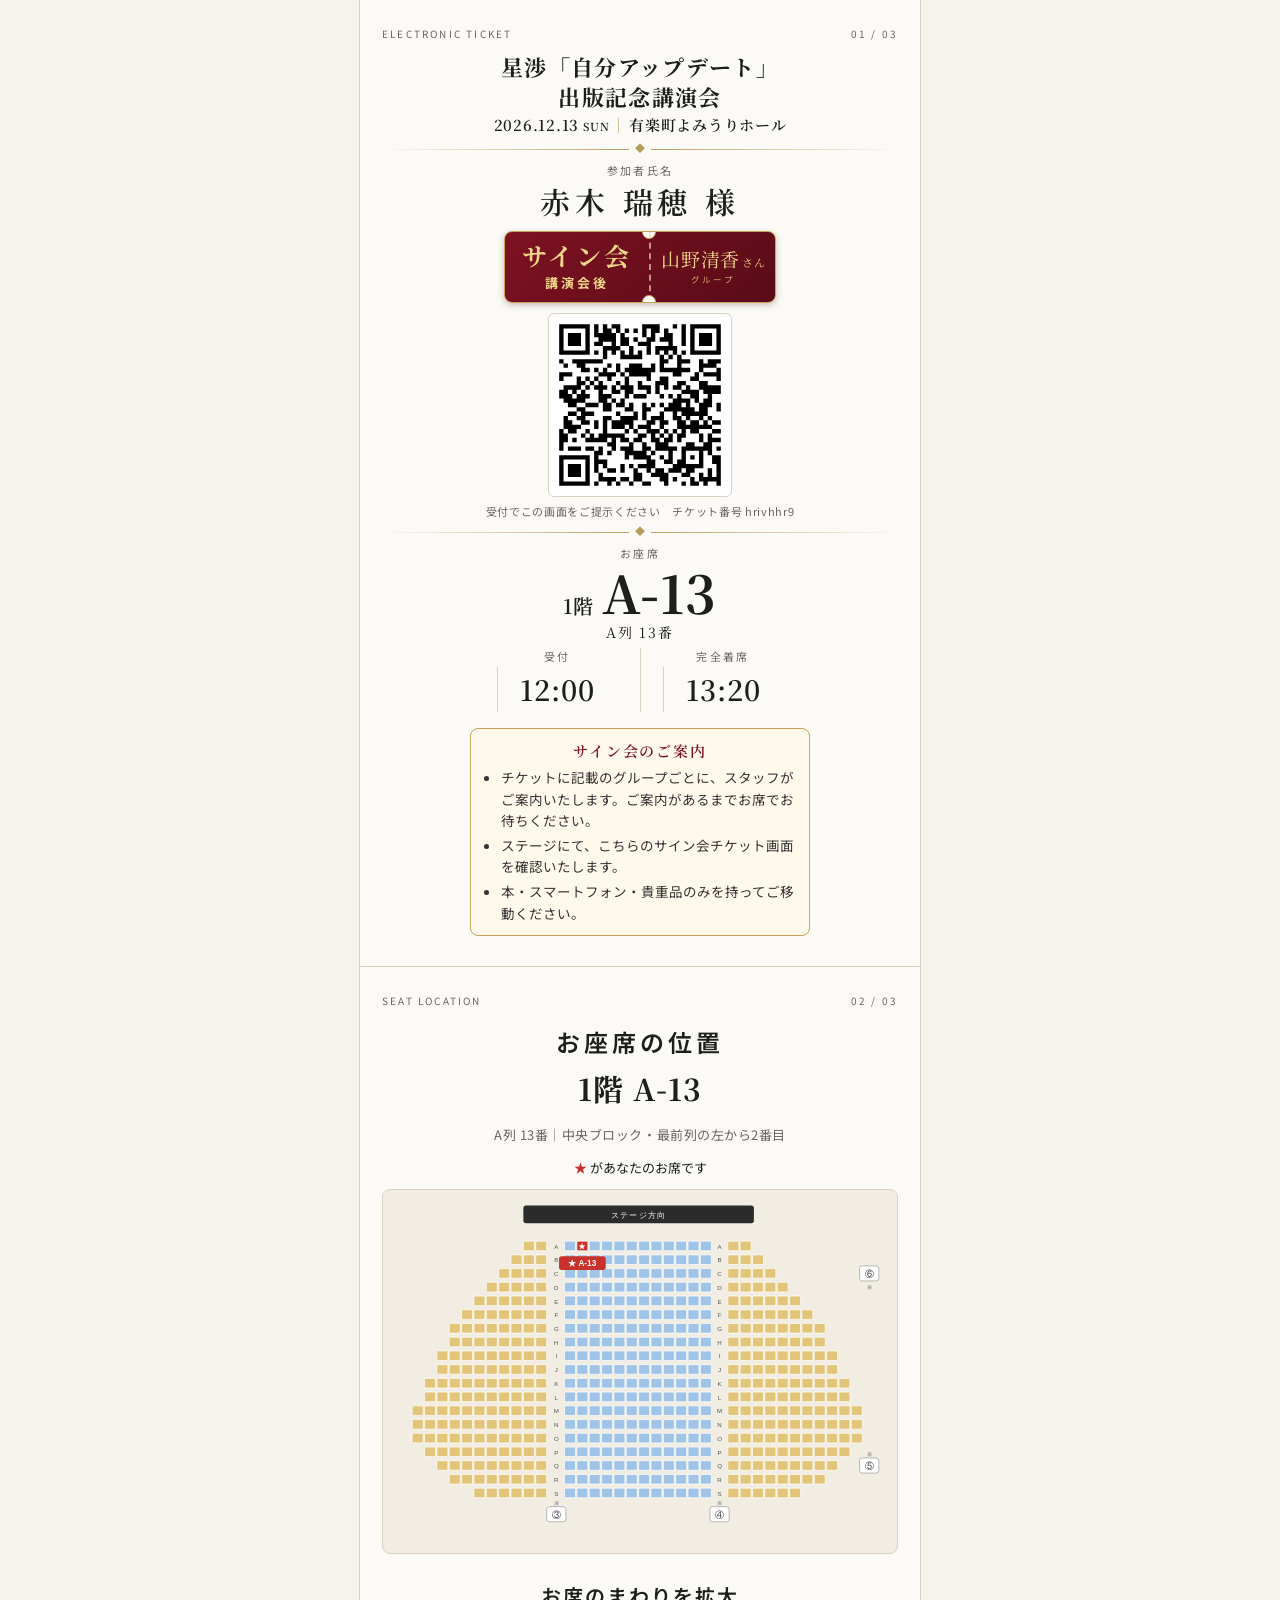
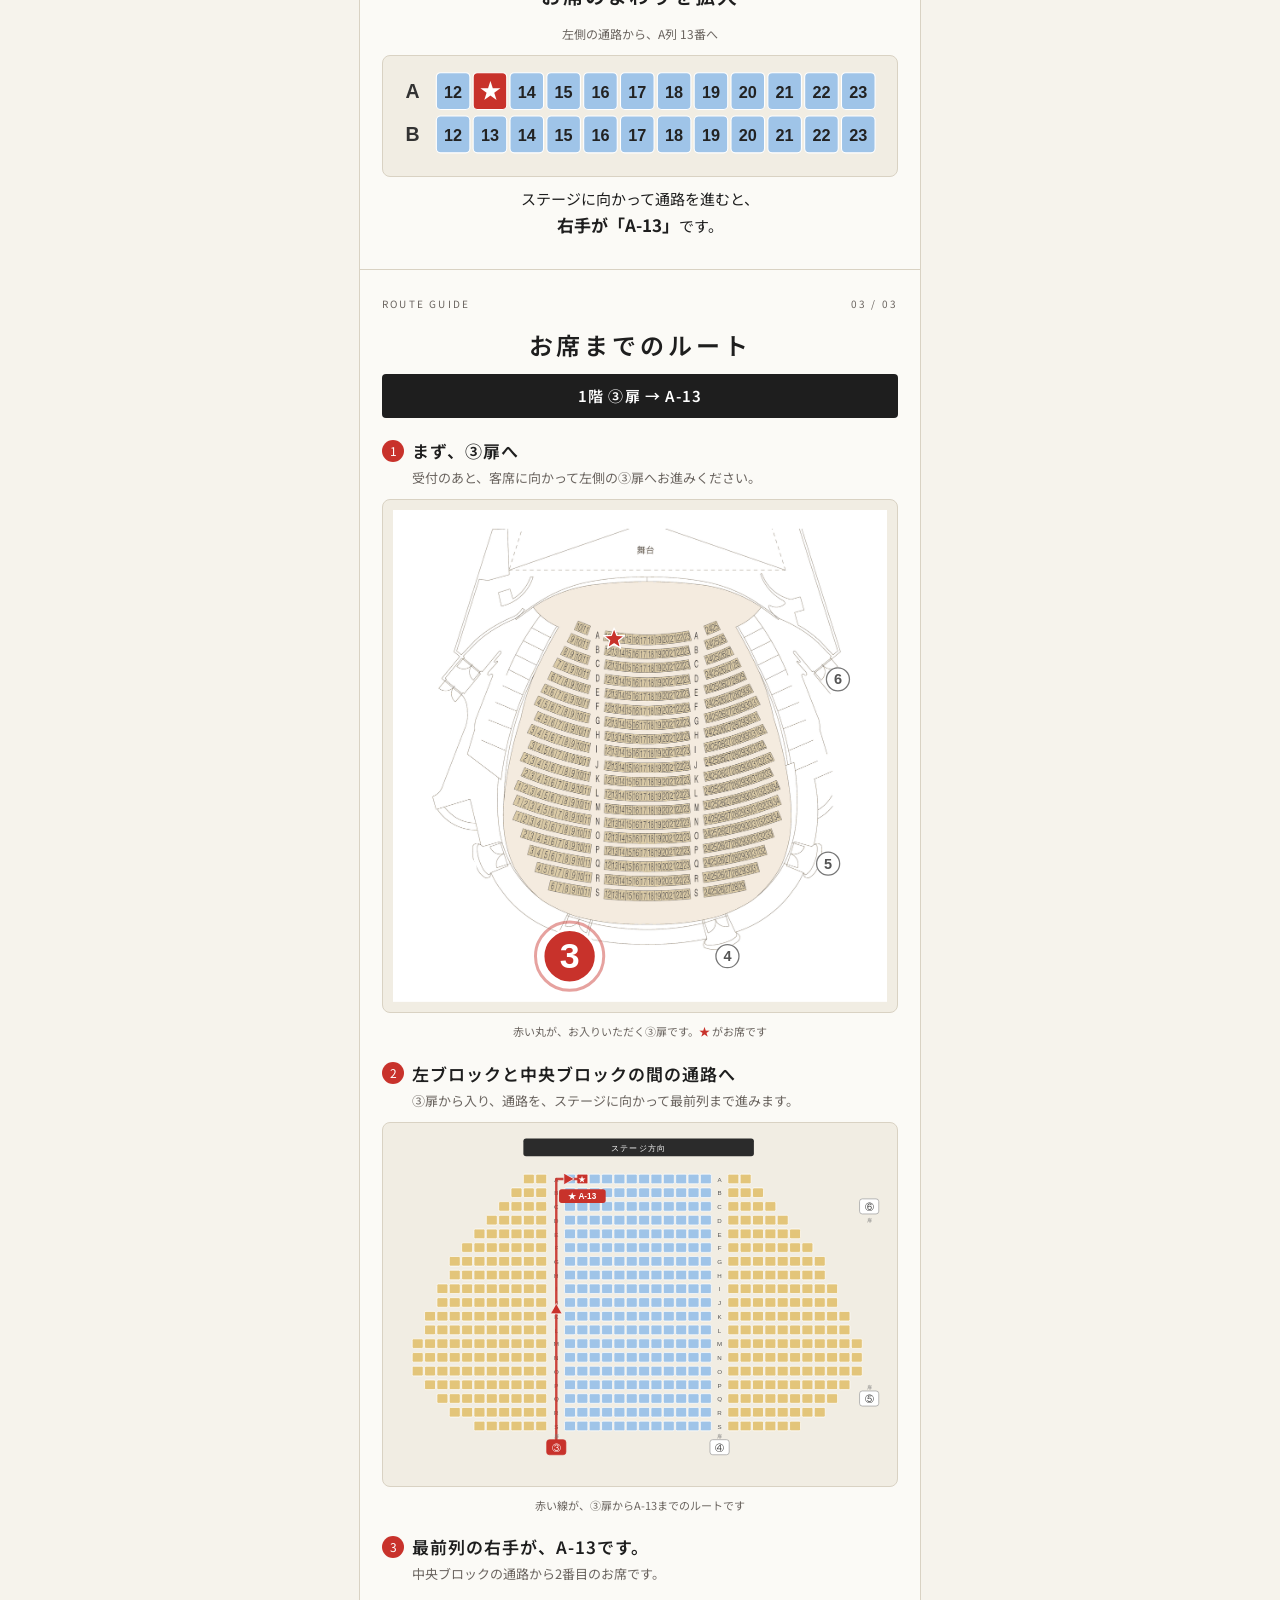
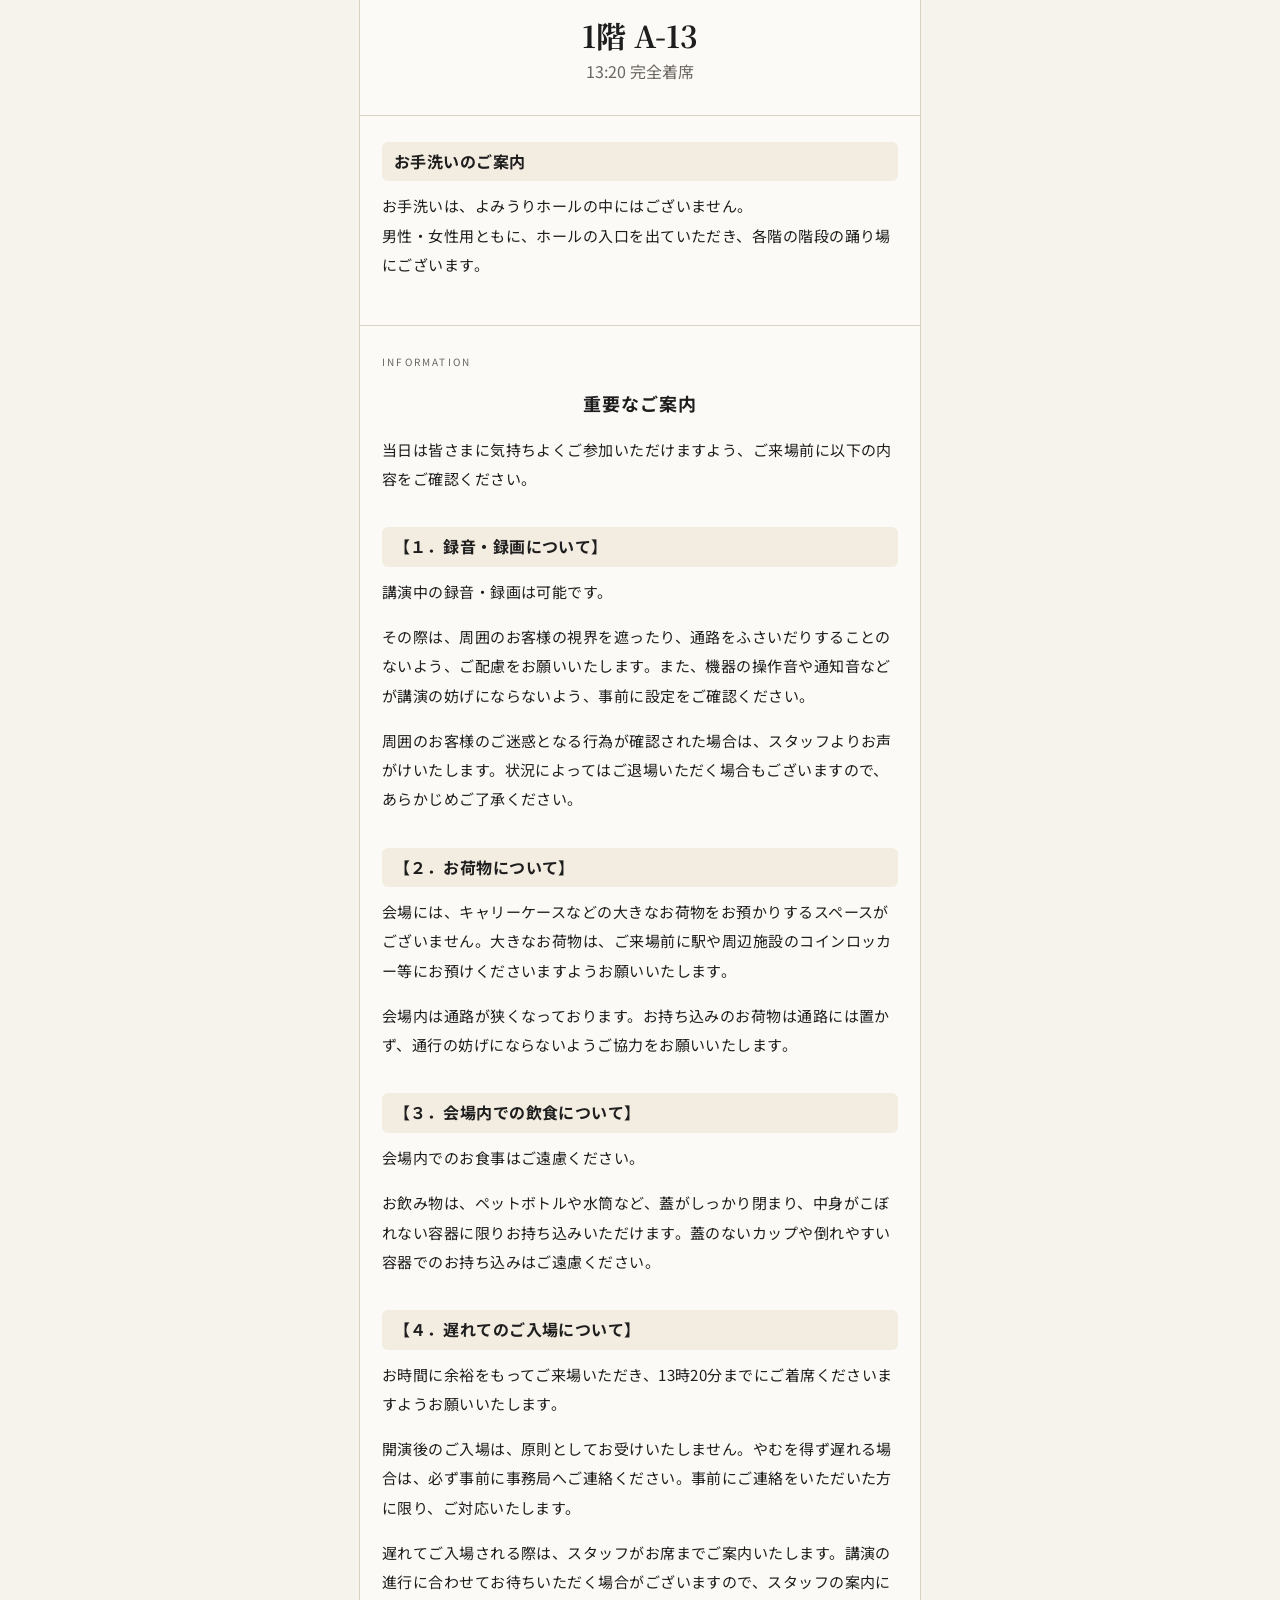
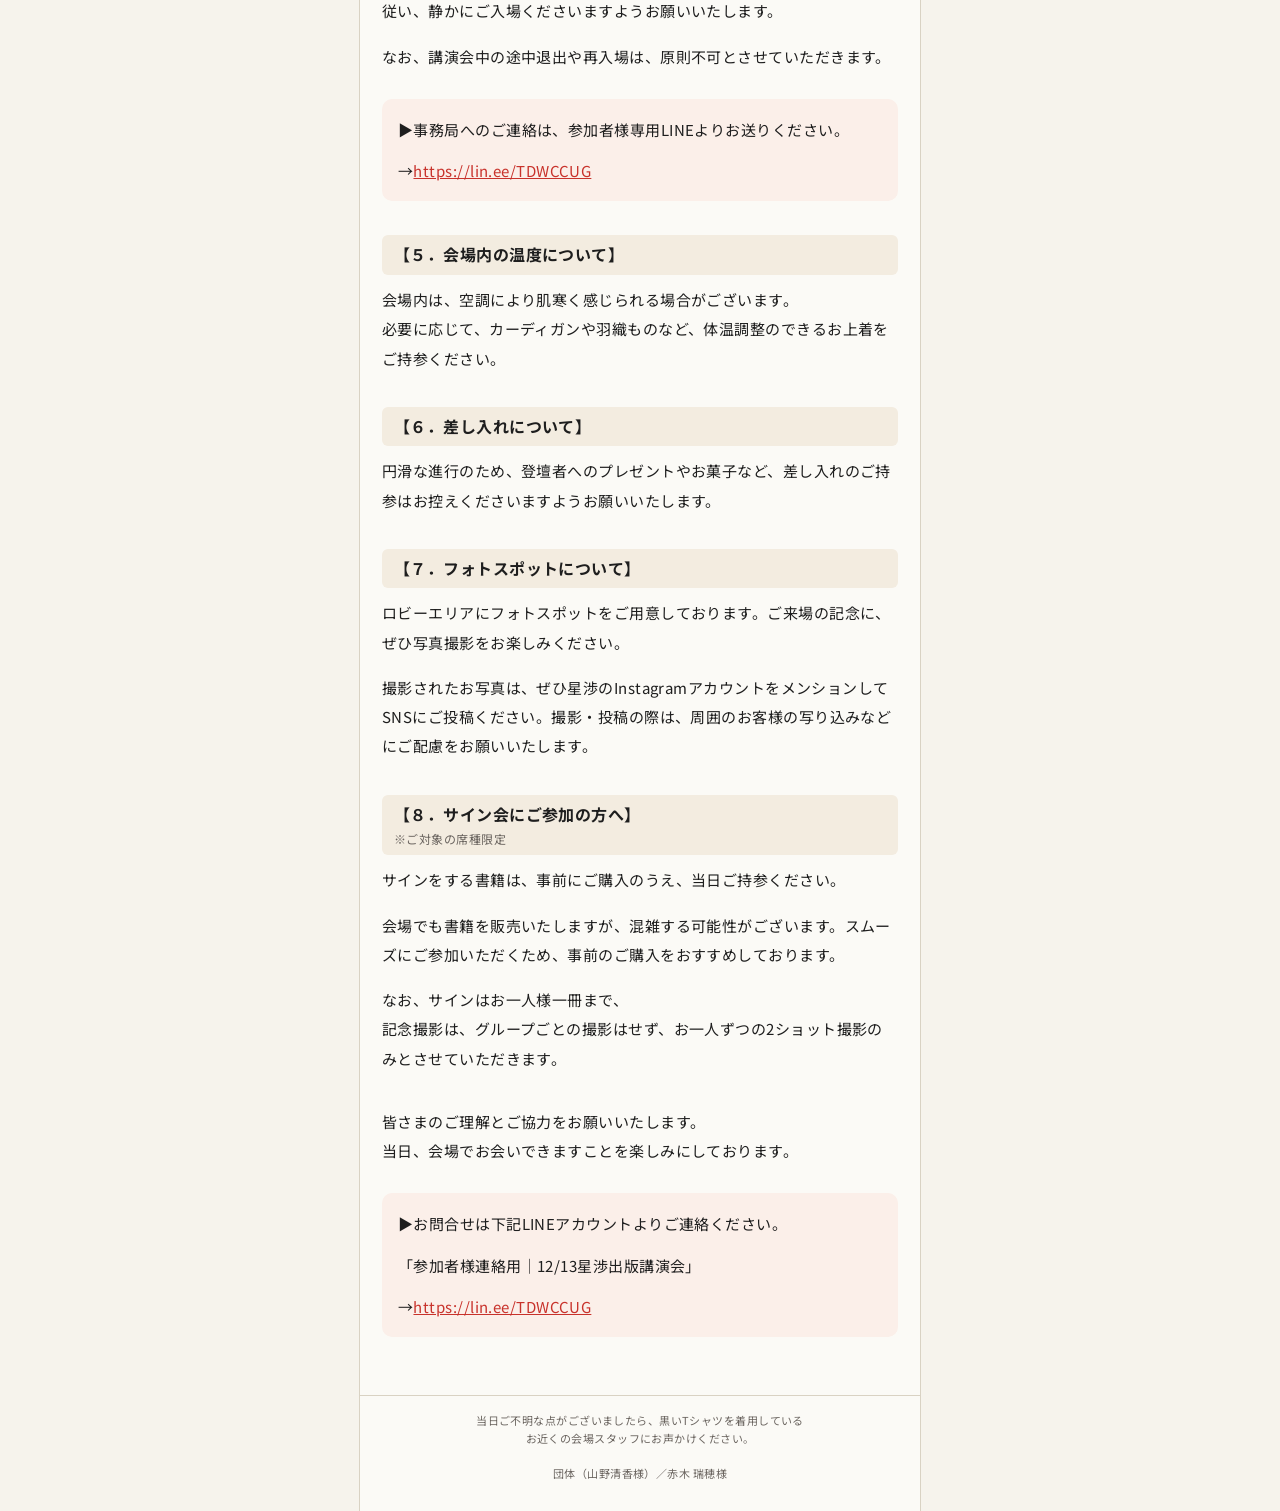
<file: t/hrivhhr9/index.html>
<!DOCTYPE html>
<html lang="ja">
<head>
<meta charset="UTF-8">
<meta name="viewport" content="width=device-width, initial-scale=1">
<meta name="robots" content="noindex, nofollow">
<title>赤木 瑞穂 様 電子チケット｜星渉「自分アップデート」出版記念講演会</title>
<link rel="preconnect" href="https://fonts.googleapis.com">
<link href="https://fonts.googleapis.com/css2?family=Noto+Serif+JP:wght@400;600;700&family=Noto+Sans+JP:wght@400;500;700&display=swap" rel="stylesheet">
<link rel="stylesheet" href="../../assets/style.css?v=2fe83a55">
</head>
<body>
<div class="wrap">

<!-- 01 チケット面（QR・氏名・サイン会印・座席がスマホのファーストビューに入る並び） -->
<section class="card center face">
  <div class="meta"><span>ELECTRONIC TICKET</span><span>01 / 03</span></div>
  <div class="serif t-name">星渉「自分アップデート」<br>出版記念講演会</div>
  <div class="serif t-line">2026.12.13<small>SUN</small><span class="sep">｜</span>有楽町よみうりホール</div>
  <div class="hr"></div>
  <div class="lbl">参加者氏名</div>
  <div class="serif v-name">赤木 瑞穂 様</div>
  <div class="stub" aria-label="サイン会（講演会後）にご参加いただけます"><div class="stub-main"><div class="stub-t serif">サイン会</div><div class="stub-w">講演会後</div></div><div class="stub-tear"><div class="a serif g">山野清香<span class="san">さん</span></div><div class="b">グループ</div></div></div>
  <div class="qr"><svg version="1.1" xmlns="http://www.w3.org/2000/svg" viewBox="0 0 152 152"  preserveAspectRatio="xMinYMin meet"><rect width="100%" height="100%" fill="white" cx="0" cy="0"/><path d="M2,2l4,0 0,4 -4,0 0,-4z M6,2l4,0 0,4 -4,0 0,-4z M10,2l4,0 0,4 -4,0 0,-4z M14,2l4,0 0,4 -4,0 0,-4z M18,2l4,0 0,4 -4,0 0,-4z M22,2l4,0 0,4 -4,0 0,-4z M26,2l4,0 0,4 -4,0 0,-4z M34,2l4,0 0,4 -4,0 0,-4z M42,2l4,0 0,4 -4,0 0,-4z M50,2l4,0 0,4 -4,0 0,-4z M54,2l4,0 0,4 -4,0 0,-4z M78,2l4,0 0,4 -4,0 0,-4z M82,2l4,0 0,4 -4,0 0,-4z M86,2l4,0 0,4 -4,0 0,-4z M90,2l4,0 0,4 -4,0 0,-4z M106,2l4,0 0,4 -4,0 0,-4z M114,2l4,0 0,4 -4,0 0,-4z M122,2l4,0 0,4 -4,0 0,-4z M126,2l4,0 0,4 -4,0 0,-4z M130,2l4,0 0,4 -4,0 0,-4z M134,2l4,0 0,4 -4,0 0,-4z M138,2l4,0 0,4 -4,0 0,-4z M142,2l4,0 0,4 -4,0 0,-4z M146,2l4,0 0,4 -4,0 0,-4z M2,6l4,0 0,4 -4,0 0,-4z M26,6l4,0 0,4 -4,0 0,-4z M34,6l4,0 0,4 -4,0 0,-4z M42,6l4,0 0,4 -4,0 0,-4z M46,6l4,0 0,4 -4,0 0,-4z M54,6l4,0 0,4 -4,0 0,-4z M62,6l4,0 0,4 -4,0 0,-4z M70,6l4,0 0,4 -4,0 0,-4z M78,6l4,0 0,4 -4,0 0,-4z M86,6l4,0 0,4 -4,0 0,-4z M90,6l4,0 0,4 -4,0 0,-4z M98,6l4,0 0,4 -4,0 0,-4z M114,6l4,0 0,4 -4,0 0,-4z M122,6l4,0 0,4 -4,0 0,-4z M146,6l4,0 0,4 -4,0 0,-4z M2,10l4,0 0,4 -4,0 0,-4z M10,10l4,0 0,4 -4,0 0,-4z M14,10l4,0 0,4 -4,0 0,-4z M18,10l4,0 0,4 -4,0 0,-4z M26,10l4,0 0,4 -4,0 0,-4z M34,10l4,0 0,4 -4,0 0,-4z M38,10l4,0 0,4 -4,0 0,-4z M42,10l4,0 0,4 -4,0 0,-4z M46,10l4,0 0,4 -4,0 0,-4z M50,10l4,0 0,4 -4,0 0,-4z M58,10l4,0 0,4 -4,0 0,-4z M78,10l4,0 0,4 -4,0 0,-4z M86,10l4,0 0,4 -4,0 0,-4z M98,10l4,0 0,4 -4,0 0,-4z M102,10l4,0 0,4 -4,0 0,-4z M114,10l4,0 0,4 -4,0 0,-4z M122,10l4,0 0,4 -4,0 0,-4z M130,10l4,0 0,4 -4,0 0,-4z M134,10l4,0 0,4 -4,0 0,-4z M138,10l4,0 0,4 -4,0 0,-4z M146,10l4,0 0,4 -4,0 0,-4z M2,14l4,0 0,4 -4,0 0,-4z M10,14l4,0 0,4 -4,0 0,-4z M14,14l4,0 0,4 -4,0 0,-4z M18,14l4,0 0,4 -4,0 0,-4z M26,14l4,0 0,4 -4,0 0,-4z M38,14l4,0 0,4 -4,0 0,-4z M42,14l4,0 0,4 -4,0 0,-4z M46,14l4,0 0,4 -4,0 0,-4z M50,14l4,0 0,4 -4,0 0,-4z M58,14l4,0 0,4 -4,0 0,-4z M62,14l4,0 0,4 -4,0 0,-4z M70,14l4,0 0,4 -4,0 0,-4z M82,14l4,0 0,4 -4,0 0,-4z M86,14l4,0 0,4 -4,0 0,-4z M94,14l4,0 0,4 -4,0 0,-4z M98,14l4,0 0,4 -4,0 0,-4z M102,14l4,0 0,4 -4,0 0,-4z M114,14l4,0 0,4 -4,0 0,-4z M122,14l4,0 0,4 -4,0 0,-4z M130,14l4,0 0,4 -4,0 0,-4z M134,14l4,0 0,4 -4,0 0,-4z M138,14l4,0 0,4 -4,0 0,-4z M146,14l4,0 0,4 -4,0 0,-4z M2,18l4,0 0,4 -4,0 0,-4z M10,18l4,0 0,4 -4,0 0,-4z M14,18l4,0 0,4 -4,0 0,-4z M18,18l4,0 0,4 -4,0 0,-4z M26,18l4,0 0,4 -4,0 0,-4z M34,18l4,0 0,4 -4,0 0,-4z M38,18l4,0 0,4 -4,0 0,-4z M50,18l4,0 0,4 -4,0 0,-4z M58,18l4,0 0,4 -4,0 0,-4z M62,18l4,0 0,4 -4,0 0,-4z M74,18l4,0 0,4 -4,0 0,-4z M78,18l4,0 0,4 -4,0 0,-4z M82,18l4,0 0,4 -4,0 0,-4z M102,18l4,0 0,4 -4,0 0,-4z M114,18l4,0 0,4 -4,0 0,-4z M122,18l4,0 0,4 -4,0 0,-4z M130,18l4,0 0,4 -4,0 0,-4z M134,18l4,0 0,4 -4,0 0,-4z M138,18l4,0 0,4 -4,0 0,-4z M146,18l4,0 0,4 -4,0 0,-4z M2,22l4,0 0,4 -4,0 0,-4z M26,22l4,0 0,4 -4,0 0,-4z M42,22l4,0 0,4 -4,0 0,-4z M46,22l4,0 0,4 -4,0 0,-4z M50,22l4,0 0,4 -4,0 0,-4z M54,22l4,0 0,4 -4,0 0,-4z M66,22l4,0 0,4 -4,0 0,-4z M82,22l4,0 0,4 -4,0 0,-4z M90,22l4,0 0,4 -4,0 0,-4z M94,22l4,0 0,4 -4,0 0,-4z M98,22l4,0 0,4 -4,0 0,-4z M102,22l4,0 0,4 -4,0 0,-4z M106,22l4,0 0,4 -4,0 0,-4z M122,22l4,0 0,4 -4,0 0,-4z M146,22l4,0 0,4 -4,0 0,-4z M2,26l4,0 0,4 -4,0 0,-4z M6,26l4,0 0,4 -4,0 0,-4z M10,26l4,0 0,4 -4,0 0,-4z M14,26l4,0 0,4 -4,0 0,-4z M18,26l4,0 0,4 -4,0 0,-4z M22,26l4,0 0,4 -4,0 0,-4z M26,26l4,0 0,4 -4,0 0,-4z M34,26l4,0 0,4 -4,0 0,-4z M42,26l4,0 0,4 -4,0 0,-4z M50,26l4,0 0,4 -4,0 0,-4z M58,26l4,0 0,4 -4,0 0,-4z M66,26l4,0 0,4 -4,0 0,-4z M74,26l4,0 0,4 -4,0 0,-4z M82,26l4,0 0,4 -4,0 0,-4z M90,26l4,0 0,4 -4,0 0,-4z M98,26l4,0 0,4 -4,0 0,-4z M106,26l4,0 0,4 -4,0 0,-4z M114,26l4,0 0,4 -4,0 0,-4z M122,26l4,0 0,4 -4,0 0,-4z M126,26l4,0 0,4 -4,0 0,-4z M130,26l4,0 0,4 -4,0 0,-4z M134,26l4,0 0,4 -4,0 0,-4z M138,26l4,0 0,4 -4,0 0,-4z M142,26l4,0 0,4 -4,0 0,-4z M146,26l4,0 0,4 -4,0 0,-4z M42,30l4,0 0,4 -4,0 0,-4z M58,30l4,0 0,4 -4,0 0,-4z M62,30l4,0 0,4 -4,0 0,-4z M66,30l4,0 0,4 -4,0 0,-4z M70,30l4,0 0,4 -4,0 0,-4z M74,30l4,0 0,4 -4,0 0,-4z M94,30l4,0 0,4 -4,0 0,-4z M102,30l4,0 0,4 -4,0 0,-4z M110,30l4,0 0,4 -4,0 0,-4z M2,34l4,0 0,4 -4,0 0,-4z M14,34l4,0 0,4 -4,0 0,-4z M18,34l4,0 0,4 -4,0 0,-4z M22,34l4,0 0,4 -4,0 0,-4z M26,34l4,0 0,4 -4,0 0,-4z M30,34l4,0 0,4 -4,0 0,-4z M34,34l4,0 0,4 -4,0 0,-4z M38,34l4,0 0,4 -4,0 0,-4z M94,34l4,0 0,4 -4,0 0,-4z M98,34l4,0 0,4 -4,0 0,-4z M110,34l4,0 0,4 -4,0 0,-4z M114,34l4,0 0,4 -4,0 0,-4z M118,34l4,0 0,4 -4,0 0,-4z M130,34l4,0 0,4 -4,0 0,-4z M138,34l4,0 0,4 -4,0 0,-4z M142,34l4,0 0,4 -4,0 0,-4z M146,34l4,0 0,4 -4,0 0,-4z M6,38l4,0 0,4 -4,0 0,-4z M18,38l4,0 0,4 -4,0 0,-4z M22,38l4,0 0,4 -4,0 0,-4z M46,38l4,0 0,4 -4,0 0,-4z M54,38l4,0 0,4 -4,0 0,-4z M66,38l4,0 0,4 -4,0 0,-4z M70,38l4,0 0,4 -4,0 0,-4z M74,38l4,0 0,4 -4,0 0,-4z M86,38l4,0 0,4 -4,0 0,-4z M94,38l4,0 0,4 -4,0 0,-4z M110,38l4,0 0,4 -4,0 0,-4z M130,38l4,0 0,4 -4,0 0,-4z M134,38l4,0 0,4 -4,0 0,-4z M138,38l4,0 0,4 -4,0 0,-4z M142,38l4,0 0,4 -4,0 0,-4z M22,42l4,0 0,4 -4,0 0,-4z M26,42l4,0 0,4 -4,0 0,-4z M34,42l4,0 0,4 -4,0 0,-4z M42,42l4,0 0,4 -4,0 0,-4z M54,42l4,0 0,4 -4,0 0,-4z M62,42l4,0 0,4 -4,0 0,-4z M66,42l4,0 0,4 -4,0 0,-4z M70,42l4,0 0,4 -4,0 0,-4z M74,42l4,0 0,4 -4,0 0,-4z M78,42l4,0 0,4 -4,0 0,-4z M82,42l4,0 0,4 -4,0 0,-4z M86,42l4,0 0,4 -4,0 0,-4z M94,42l4,0 0,4 -4,0 0,-4z M98,42l4,0 0,4 -4,0 0,-4z M102,42l4,0 0,4 -4,0 0,-4z M106,42l4,0 0,4 -4,0 0,-4z M110,42l4,0 0,4 -4,0 0,-4z M114,42l4,0 0,4 -4,0 0,-4z M118,42l4,0 0,4 -4,0 0,-4z M130,42l4,0 0,4 -4,0 0,-4z M146,42l4,0 0,4 -4,0 0,-4z M2,46l4,0 0,4 -4,0 0,-4z M6,46l4,0 0,4 -4,0 0,-4z M10,46l4,0 0,4 -4,0 0,-4z M38,46l4,0 0,4 -4,0 0,-4z M42,46l4,0 0,4 -4,0 0,-4z M46,46l4,0 0,4 -4,0 0,-4z M50,46l4,0 0,4 -4,0 0,-4z M58,46l4,0 0,4 -4,0 0,-4z M66,46l4,0 0,4 -4,0 0,-4z M70,46l4,0 0,4 -4,0 0,-4z M74,46l4,0 0,4 -4,0 0,-4z M78,46l4,0 0,4 -4,0 0,-4z M82,46l4,0 0,4 -4,0 0,-4z M106,46l4,0 0,4 -4,0 0,-4z M110,46l4,0 0,4 -4,0 0,-4z M126,46l4,0 0,4 -4,0 0,-4z M134,46l4,0 0,4 -4,0 0,-4z M138,46l4,0 0,4 -4,0 0,-4z M142,46l4,0 0,4 -4,0 0,-4z M146,46l4,0 0,4 -4,0 0,-4z M2,50l4,0 0,4 -4,0 0,-4z M18,50l4,0 0,4 -4,0 0,-4z M26,50l4,0 0,4 -4,0 0,-4z M34,50l4,0 0,4 -4,0 0,-4z M46,50l4,0 0,4 -4,0 0,-4z M62,50l4,0 0,4 -4,0 0,-4z M82,50l4,0 0,4 -4,0 0,-4z M94,50l4,0 0,4 -4,0 0,-4z M98,50l4,0 0,4 -4,0 0,-4z M122,50l4,0 0,4 -4,0 0,-4z M126,50l4,0 0,4 -4,0 0,-4z M146,50l4,0 0,4 -4,0 0,-4z M18,54l4,0 0,4 -4,0 0,-4z M22,54l4,0 0,4 -4,0 0,-4z M30,54l4,0 0,4 -4,0 0,-4z M38,54l4,0 0,4 -4,0 0,-4z M54,54l4,0 0,4 -4,0 0,-4z M62,54l4,0 0,4 -4,0 0,-4z M74,54l4,0 0,4 -4,0 0,-4z M90,54l4,0 0,4 -4,0 0,-4z M94,54l4,0 0,4 -4,0 0,-4z M98,54l4,0 0,4 -4,0 0,-4z M110,54l4,0 0,4 -4,0 0,-4z M114,54l4,0 0,4 -4,0 0,-4z M130,54l4,0 0,4 -4,0 0,-4z M134,54l4,0 0,4 -4,0 0,-4z M6,58l4,0 0,4 -4,0 0,-4z M10,58l4,0 0,4 -4,0 0,-4z M14,58l4,0 0,4 -4,0 0,-4z M18,58l4,0 0,4 -4,0 0,-4z M26,58l4,0 0,4 -4,0 0,-4z M34,58l4,0 0,4 -4,0 0,-4z M38,58l4,0 0,4 -4,0 0,-4z M42,58l4,0 0,4 -4,0 0,-4z M50,58l4,0 0,4 -4,0 0,-4z M58,58l4,0 0,4 -4,0 0,-4z M62,58l4,0 0,4 -4,0 0,-4z M66,58l4,0 0,4 -4,0 0,-4z M74,58l4,0 0,4 -4,0 0,-4z M78,58l4,0 0,4 -4,0 0,-4z M82,58l4,0 0,4 -4,0 0,-4z M90,58l4,0 0,4 -4,0 0,-4z M98,58l4,0 0,4 -4,0 0,-4z M106,58l4,0 0,4 -4,0 0,-4z M110,58l4,0 0,4 -4,0 0,-4z M118,58l4,0 0,4 -4,0 0,-4z M130,58l4,0 0,4 -4,0 0,-4z M134,58l4,0 0,4 -4,0 0,-4z M138,58l4,0 0,4 -4,0 0,-4z M142,58l4,0 0,4 -4,0 0,-4z M146,58l4,0 0,4 -4,0 0,-4z M2,62l4,0 0,4 -4,0 0,-4z M6,62l4,0 0,4 -4,0 0,-4z M14,62l4,0 0,4 -4,0 0,-4z M22,62l4,0 0,4 -4,0 0,-4z M38,62l4,0 0,4 -4,0 0,-4z M50,62l4,0 0,4 -4,0 0,-4z M54,62l4,0 0,4 -4,0 0,-4z M62,62l4,0 0,4 -4,0 0,-4z M66,62l4,0 0,4 -4,0 0,-4z M82,62l4,0 0,4 -4,0 0,-4z M90,62l4,0 0,4 -4,0 0,-4z M114,62l4,0 0,4 -4,0 0,-4z M118,62l4,0 0,4 -4,0 0,-4z M122,62l4,0 0,4 -4,0 0,-4z M126,62l4,0 0,4 -4,0 0,-4z M134,62l4,0 0,4 -4,0 0,-4z M138,62l4,0 0,4 -4,0 0,-4z M142,62l4,0 0,4 -4,0 0,-4z M146,62l4,0 0,4 -4,0 0,-4z M2,66l4,0 0,4 -4,0 0,-4z M6,66l4,0 0,4 -4,0 0,-4z M10,66l4,0 0,4 -4,0 0,-4z M18,66l4,0 0,4 -4,0 0,-4z M22,66l4,0 0,4 -4,0 0,-4z M26,66l4,0 0,4 -4,0 0,-4z M38,66l4,0 0,4 -4,0 0,-4z M42,66l4,0 0,4 -4,0 0,-4z M46,66l4,0 0,4 -4,0 0,-4z M62,66l4,0 0,4 -4,0 0,-4z M70,66l4,0 0,4 -4,0 0,-4z M74,66l4,0 0,4 -4,0 0,-4z M78,66l4,0 0,4 -4,0 0,-4z M94,66l4,0 0,4 -4,0 0,-4z M102,66l4,0 0,4 -4,0 0,-4z M110,66l4,0 0,4 -4,0 0,-4z M122,66l4,0 0,4 -4,0 0,-4z M126,66l4,0 0,4 -4,0 0,-4z M138,66l4,0 0,4 -4,0 0,-4z M6,70l4,0 0,4 -4,0 0,-4z M10,70l4,0 0,4 -4,0 0,-4z M14,70l4,0 0,4 -4,0 0,-4z M18,70l4,0 0,4 -4,0 0,-4z M22,70l4,0 0,4 -4,0 0,-4z M38,70l4,0 0,4 -4,0 0,-4z M42,70l4,0 0,4 -4,0 0,-4z M50,70l4,0 0,4 -4,0 0,-4z M58,70l4,0 0,4 -4,0 0,-4z M106,70l4,0 0,4 -4,0 0,-4z M110,70l4,0 0,4 -4,0 0,-4z M114,70l4,0 0,4 -4,0 0,-4z M118,70l4,0 0,4 -4,0 0,-4z M126,70l4,0 0,4 -4,0 0,-4z M134,70l4,0 0,4 -4,0 0,-4z M138,70l4,0 0,4 -4,0 0,-4z M10,74l4,0 0,4 -4,0 0,-4z M14,74l4,0 0,4 -4,0 0,-4z M26,74l4,0 0,4 -4,0 0,-4z M30,74l4,0 0,4 -4,0 0,-4z M34,74l4,0 0,4 -4,0 0,-4z M42,74l4,0 0,4 -4,0 0,-4z M46,74l4,0 0,4 -4,0 0,-4z M54,74l4,0 0,4 -4,0 0,-4z M58,74l4,0 0,4 -4,0 0,-4z M66,74l4,0 0,4 -4,0 0,-4z M78,74l4,0 0,4 -4,0 0,-4z M86,74l4,0 0,4 -4,0 0,-4z M94,74l4,0 0,4 -4,0 0,-4z M102,74l4,0 0,4 -4,0 0,-4z M106,74l4,0 0,4 -4,0 0,-4z M110,74l4,0 0,4 -4,0 0,-4z M118,74l4,0 0,4 -4,0 0,-4z M130,74l4,0 0,4 -4,0 0,-4z M134,74l4,0 0,4 -4,0 0,-4z M138,74l4,0 0,4 -4,0 0,-4z M146,74l4,0 0,4 -4,0 0,-4z M18,78l4,0 0,4 -4,0 0,-4z M22,78l4,0 0,4 -4,0 0,-4z M42,78l4,0 0,4 -4,0 0,-4z M46,78l4,0 0,4 -4,0 0,-4z M62,78l4,0 0,4 -4,0 0,-4z M66,78l4,0 0,4 -4,0 0,-4z M78,78l4,0 0,4 -4,0 0,-4z M82,78l4,0 0,4 -4,0 0,-4z M98,78l4,0 0,4 -4,0 0,-4z M102,78l4,0 0,4 -4,0 0,-4z M106,78l4,0 0,4 -4,0 0,-4z M110,78l4,0 0,4 -4,0 0,-4z M114,78l4,0 0,4 -4,0 0,-4z M118,78l4,0 0,4 -4,0 0,-4z M122,78l4,0 0,4 -4,0 0,-4z M130,78l4,0 0,4 -4,0 0,-4z M134,78l4,0 0,4 -4,0 0,-4z M146,78l4,0 0,4 -4,0 0,-4z M10,82l4,0 0,4 -4,0 0,-4z M14,82l4,0 0,4 -4,0 0,-4z M22,82l4,0 0,4 -4,0 0,-4z M26,82l4,0 0,4 -4,0 0,-4z M30,82l4,0 0,4 -4,0 0,-4z M54,82l4,0 0,4 -4,0 0,-4z M70,82l4,0 0,4 -4,0 0,-4z M78,82l4,0 0,4 -4,0 0,-4z M94,82l4,0 0,4 -4,0 0,-4z M106,82l4,0 0,4 -4,0 0,-4z M114,82l4,0 0,4 -4,0 0,-4z M118,82l4,0 0,4 -4,0 0,-4z M122,82l4,0 0,4 -4,0 0,-4z M126,82l4,0 0,4 -4,0 0,-4z M130,82l4,0 0,4 -4,0 0,-4z M134,82l4,0 0,4 -4,0 0,-4z M6,86l4,0 0,4 -4,0 0,-4z M18,86l4,0 0,4 -4,0 0,-4z M22,86l4,0 0,4 -4,0 0,-4z M42,86l4,0 0,4 -4,0 0,-4z M46,86l4,0 0,4 -4,0 0,-4z M58,86l4,0 0,4 -4,0 0,-4z M62,86l4,0 0,4 -4,0 0,-4z M66,86l4,0 0,4 -4,0 0,-4z M70,86l4,0 0,4 -4,0 0,-4z M78,86l4,0 0,4 -4,0 0,-4z M86,86l4,0 0,4 -4,0 0,-4z M90,86l4,0 0,4 -4,0 0,-4z M94,86l4,0 0,4 -4,0 0,-4z M106,86l4,0 0,4 -4,0 0,-4z M110,86l4,0 0,4 -4,0 0,-4z M118,86l4,0 0,4 -4,0 0,-4z M130,86l4,0 0,4 -4,0 0,-4z M138,86l4,0 0,4 -4,0 0,-4z M6,90l4,0 0,4 -4,0 0,-4z M10,90l4,0 0,4 -4,0 0,-4z M22,90l4,0 0,4 -4,0 0,-4z M26,90l4,0 0,4 -4,0 0,-4z M34,90l4,0 0,4 -4,0 0,-4z M42,90l4,0 0,4 -4,0 0,-4z M50,90l4,0 0,4 -4,0 0,-4z M54,90l4,0 0,4 -4,0 0,-4z M58,90l4,0 0,4 -4,0 0,-4z M62,90l4,0 0,4 -4,0 0,-4z M66,90l4,0 0,4 -4,0 0,-4z M82,90l4,0 0,4 -4,0 0,-4z M86,90l4,0 0,4 -4,0 0,-4z M94,90l4,0 0,4 -4,0 0,-4z M98,90l4,0 0,4 -4,0 0,-4z M110,90l4,0 0,4 -4,0 0,-4z M114,90l4,0 0,4 -4,0 0,-4z M122,90l4,0 0,4 -4,0 0,-4z M126,90l4,0 0,4 -4,0 0,-4z M134,90l4,0 0,4 -4,0 0,-4z M142,90l4,0 0,4 -4,0 0,-4z M146,90l4,0 0,4 -4,0 0,-4z M6,94l4,0 0,4 -4,0 0,-4z M10,94l4,0 0,4 -4,0 0,-4z M14,94l4,0 0,4 -4,0 0,-4z M18,94l4,0 0,4 -4,0 0,-4z M34,94l4,0 0,4 -4,0 0,-4z M42,94l4,0 0,4 -4,0 0,-4z M50,94l4,0 0,4 -4,0 0,-4z M54,94l4,0 0,4 -4,0 0,-4z M58,94l4,0 0,4 -4,0 0,-4z M66,94l4,0 0,4 -4,0 0,-4z M74,94l4,0 0,4 -4,0 0,-4z M78,94l4,0 0,4 -4,0 0,-4z M82,94l4,0 0,4 -4,0 0,-4z M94,94l4,0 0,4 -4,0 0,-4z M110,94l4,0 0,4 -4,0 0,-4z M114,94l4,0 0,4 -4,0 0,-4z M118,94l4,0 0,4 -4,0 0,-4z M122,94l4,0 0,4 -4,0 0,-4z M126,94l4,0 0,4 -4,0 0,-4z M130,94l4,0 0,4 -4,0 0,-4z M134,94l4,0 0,4 -4,0 0,-4z M138,94l4,0 0,4 -4,0 0,-4z M2,98l4,0 0,4 -4,0 0,-4z M10,98l4,0 0,4 -4,0 0,-4z M14,98l4,0 0,4 -4,0 0,-4z M26,98l4,0 0,4 -4,0 0,-4z M42,98l4,0 0,4 -4,0 0,-4z M62,98l4,0 0,4 -4,0 0,-4z M70,98l4,0 0,4 -4,0 0,-4z M82,98l4,0 0,4 -4,0 0,-4z M86,98l4,0 0,4 -4,0 0,-4z M90,98l4,0 0,4 -4,0 0,-4z M98,98l4,0 0,4 -4,0 0,-4z M106,98l4,0 0,4 -4,0 0,-4z M114,98l4,0 0,4 -4,0 0,-4z M122,98l4,0 0,4 -4,0 0,-4z M126,98l4,0 0,4 -4,0 0,-4z M142,98l4,0 0,4 -4,0 0,-4z M146,98l4,0 0,4 -4,0 0,-4z M2,102l4,0 0,4 -4,0 0,-4z M6,102l4,0 0,4 -4,0 0,-4z M22,102l4,0 0,4 -4,0 0,-4z M30,102l4,0 0,4 -4,0 0,-4z M38,102l4,0 0,4 -4,0 0,-4z M42,102l4,0 0,4 -4,0 0,-4z M46,102l4,0 0,4 -4,0 0,-4z M50,102l4,0 0,4 -4,0 0,-4z M54,102l4,0 0,4 -4,0 0,-4z M58,102l4,0 0,4 -4,0 0,-4z M74,102l4,0 0,4 -4,0 0,-4z M78,102l4,0 0,4 -4,0 0,-4z M86,102l4,0 0,4 -4,0 0,-4z M94,102l4,0 0,4 -4,0 0,-4z M102,102l4,0 0,4 -4,0 0,-4z M110,102l4,0 0,4 -4,0 0,-4z M114,102l4,0 0,4 -4,0 0,-4z M130,102l4,0 0,4 -4,0 0,-4z M138,102l4,0 0,4 -4,0 0,-4z M2,106l4,0 0,4 -4,0 0,-4z M6,106l4,0 0,4 -4,0 0,-4z M14,106l4,0 0,4 -4,0 0,-4z M26,106l4,0 0,4 -4,0 0,-4z M30,106l4,0 0,4 -4,0 0,-4z M34,106l4,0 0,4 -4,0 0,-4z M38,106l4,0 0,4 -4,0 0,-4z M42,106l4,0 0,4 -4,0 0,-4z M50,106l4,0 0,4 -4,0 0,-4z M58,106l4,0 0,4 -4,0 0,-4z M62,106l4,0 0,4 -4,0 0,-4z M70,106l4,0 0,4 -4,0 0,-4z M74,106l4,0 0,4 -4,0 0,-4z M86,106l4,0 0,4 -4,0 0,-4z M90,106l4,0 0,4 -4,0 0,-4z M98,106l4,0 0,4 -4,0 0,-4z M102,106l4,0 0,4 -4,0 0,-4z M110,106l4,0 0,4 -4,0 0,-4z M130,106l4,0 0,4 -4,0 0,-4z M138,106l4,0 0,4 -4,0 0,-4z M142,106l4,0 0,4 -4,0 0,-4z M146,106l4,0 0,4 -4,0 0,-4z M2,110l4,0 0,4 -4,0 0,-4z M46,110l4,0 0,4 -4,0 0,-4z M50,110l4,0 0,4 -4,0 0,-4z M66,110l4,0 0,4 -4,0 0,-4z M78,110l4,0 0,4 -4,0 0,-4z M90,110l4,0 0,4 -4,0 0,-4z M94,110l4,0 0,4 -4,0 0,-4z M98,110l4,0 0,4 -4,0 0,-4z M118,110l4,0 0,4 -4,0 0,-4z M122,110l4,0 0,4 -4,0 0,-4z M134,110l4,0 0,4 -4,0 0,-4z M138,110l4,0 0,4 -4,0 0,-4z M2,114l4,0 0,4 -4,0 0,-4z M10,114l4,0 0,4 -4,0 0,-4z M14,114l4,0 0,4 -4,0 0,-4z M18,114l4,0 0,4 -4,0 0,-4z M26,114l4,0 0,4 -4,0 0,-4z M30,114l4,0 0,4 -4,0 0,-4z M38,114l4,0 0,4 -4,0 0,-4z M50,114l4,0 0,4 -4,0 0,-4z M58,114l4,0 0,4 -4,0 0,-4z M62,114l4,0 0,4 -4,0 0,-4z M66,114l4,0 0,4 -4,0 0,-4z M78,114l4,0 0,4 -4,0 0,-4z M82,114l4,0 0,4 -4,0 0,-4z M90,114l4,0 0,4 -4,0 0,-4z M94,114l4,0 0,4 -4,0 0,-4z M98,114l4,0 0,4 -4,0 0,-4z M102,114l4,0 0,4 -4,0 0,-4z M106,114l4,0 0,4 -4,0 0,-4z M114,114l4,0 0,4 -4,0 0,-4z M118,114l4,0 0,4 -4,0 0,-4z M122,114l4,0 0,4 -4,0 0,-4z M126,114l4,0 0,4 -4,0 0,-4z M130,114l4,0 0,4 -4,0 0,-4z M134,114l4,0 0,4 -4,0 0,-4z M138,114l4,0 0,4 -4,0 0,-4z M146,114l4,0 0,4 -4,0 0,-4z M34,118l4,0 0,4 -4,0 0,-4z M38,118l4,0 0,4 -4,0 0,-4z M46,118l4,0 0,4 -4,0 0,-4z M62,118l4,0 0,4 -4,0 0,-4z M66,118l4,0 0,4 -4,0 0,-4z M70,118l4,0 0,4 -4,0 0,-4z M74,118l4,0 0,4 -4,0 0,-4z M78,118l4,0 0,4 -4,0 0,-4z M86,118l4,0 0,4 -4,0 0,-4z M102,118l4,0 0,4 -4,0 0,-4z M114,118l4,0 0,4 -4,0 0,-4z M130,118l4,0 0,4 -4,0 0,-4z M138,118l4,0 0,4 -4,0 0,-4z M2,122l4,0 0,4 -4,0 0,-4z M6,122l4,0 0,4 -4,0 0,-4z M10,122l4,0 0,4 -4,0 0,-4z M14,122l4,0 0,4 -4,0 0,-4z M18,122l4,0 0,4 -4,0 0,-4z M22,122l4,0 0,4 -4,0 0,-4z M26,122l4,0 0,4 -4,0 0,-4z M34,122l4,0 0,4 -4,0 0,-4z M62,122l4,0 0,4 -4,0 0,-4z M70,122l4,0 0,4 -4,0 0,-4z M74,122l4,0 0,4 -4,0 0,-4z M78,122l4,0 0,4 -4,0 0,-4z M82,122l4,0 0,4 -4,0 0,-4z M94,122l4,0 0,4 -4,0 0,-4z M102,122l4,0 0,4 -4,0 0,-4z M114,122l4,0 0,4 -4,0 0,-4z M122,122l4,0 0,4 -4,0 0,-4z M130,122l4,0 0,4 -4,0 0,-4z M142,122l4,0 0,4 -4,0 0,-4z M146,122l4,0 0,4 -4,0 0,-4z M2,126l4,0 0,4 -4,0 0,-4z M26,126l4,0 0,4 -4,0 0,-4z M34,126l4,0 0,4 -4,0 0,-4z M38,126l4,0 0,4 -4,0 0,-4z M42,126l4,0 0,4 -4,0 0,-4z M82,126l4,0 0,4 -4,0 0,-4z M86,126l4,0 0,4 -4,0 0,-4z M98,126l4,0 0,4 -4,0 0,-4z M102,126l4,0 0,4 -4,0 0,-4z M110,126l4,0 0,4 -4,0 0,-4z M114,126l4,0 0,4 -4,0 0,-4z M130,126l4,0 0,4 -4,0 0,-4z M142,126l4,0 0,4 -4,0 0,-4z M146,126l4,0 0,4 -4,0 0,-4z M2,130l4,0 0,4 -4,0 0,-4z M10,130l4,0 0,4 -4,0 0,-4z M14,130l4,0 0,4 -4,0 0,-4z M18,130l4,0 0,4 -4,0 0,-4z M26,130l4,0 0,4 -4,0 0,-4z M34,130l4,0 0,4 -4,0 0,-4z M42,130l4,0 0,4 -4,0 0,-4z M58,130l4,0 0,4 -4,0 0,-4z M66,130l4,0 0,4 -4,0 0,-4z M74,130l4,0 0,4 -4,0 0,-4z M78,130l4,0 0,4 -4,0 0,-4z M82,130l4,0 0,4 -4,0 0,-4z M86,130l4,0 0,4 -4,0 0,-4z M106,130l4,0 0,4 -4,0 0,-4z M110,130l4,0 0,4 -4,0 0,-4z M114,130l4,0 0,4 -4,0 0,-4z M118,130l4,0 0,4 -4,0 0,-4z M122,130l4,0 0,4 -4,0 0,-4z M126,130l4,0 0,4 -4,0 0,-4z M130,130l4,0 0,4 -4,0 0,-4z M146,130l4,0 0,4 -4,0 0,-4z M2,134l4,0 0,4 -4,0 0,-4z M10,134l4,0 0,4 -4,0 0,-4z M14,134l4,0 0,4 -4,0 0,-4z M18,134l4,0 0,4 -4,0 0,-4z M26,134l4,0 0,4 -4,0 0,-4z M34,134l4,0 0,4 -4,0 0,-4z M46,134l4,0 0,4 -4,0 0,-4z M50,134l4,0 0,4 -4,0 0,-4z M58,134l4,0 0,4 -4,0 0,-4z M70,134l4,0 0,4 -4,0 0,-4z M82,134l4,0 0,4 -4,0 0,-4z M90,134l4,0 0,4 -4,0 0,-4z M94,134l4,0 0,4 -4,0 0,-4z M102,134l4,0 0,4 -4,0 0,-4z M106,134l4,0 0,4 -4,0 0,-4z M110,134l4,0 0,4 -4,0 0,-4z M118,134l4,0 0,4 -4,0 0,-4z M122,134l4,0 0,4 -4,0 0,-4z M138,134l4,0 0,4 -4,0 0,-4z M146,134l4,0 0,4 -4,0 0,-4z M2,138l4,0 0,4 -4,0 0,-4z M10,138l4,0 0,4 -4,0 0,-4z M14,138l4,0 0,4 -4,0 0,-4z M18,138l4,0 0,4 -4,0 0,-4z M26,138l4,0 0,4 -4,0 0,-4z M38,138l4,0 0,4 -4,0 0,-4z M70,138l4,0 0,4 -4,0 0,-4z M74,138l4,0 0,4 -4,0 0,-4z M86,138l4,0 0,4 -4,0 0,-4z M90,138l4,0 0,4 -4,0 0,-4z M94,138l4,0 0,4 -4,0 0,-4z M98,138l4,0 0,4 -4,0 0,-4z M114,138l4,0 0,4 -4,0 0,-4z M118,138l4,0 0,4 -4,0 0,-4z M130,138l4,0 0,4 -4,0 0,-4z M138,138l4,0 0,4 -4,0 0,-4z M146,138l4,0 0,4 -4,0 0,-4z M2,142l4,0 0,4 -4,0 0,-4z M26,142l4,0 0,4 -4,0 0,-4z M38,142l4,0 0,4 -4,0 0,-4z M42,142l4,0 0,4 -4,0 0,-4z M46,142l4,0 0,4 -4,0 0,-4z M50,142l4,0 0,4 -4,0 0,-4z M58,142l4,0 0,4 -4,0 0,-4z M62,142l4,0 0,4 -4,0 0,-4z M70,142l4,0 0,4 -4,0 0,-4z M74,142l4,0 0,4 -4,0 0,-4z M94,142l4,0 0,4 -4,0 0,-4z M98,142l4,0 0,4 -4,0 0,-4z M106,142l4,0 0,4 -4,0 0,-4z M122,142l4,0 0,4 -4,0 0,-4z M130,142l4,0 0,4 -4,0 0,-4z M134,142l4,0 0,4 -4,0 0,-4z M138,142l4,0 0,4 -4,0 0,-4z M142,142l4,0 0,4 -4,0 0,-4z M146,142l4,0 0,4 -4,0 0,-4z M2,146l4,0 0,4 -4,0 0,-4z M6,146l4,0 0,4 -4,0 0,-4z M10,146l4,0 0,4 -4,0 0,-4z M14,146l4,0 0,4 -4,0 0,-4z M18,146l4,0 0,4 -4,0 0,-4z M22,146l4,0 0,4 -4,0 0,-4z M26,146l4,0 0,4 -4,0 0,-4z M34,146l4,0 0,4 -4,0 0,-4z M46,146l4,0 0,4 -4,0 0,-4z M54,146l4,0 0,4 -4,0 0,-4z M66,146l4,0 0,4 -4,0 0,-4z M78,146l4,0 0,4 -4,0 0,-4z M82,146l4,0 0,4 -4,0 0,-4z M98,146l4,0 0,4 -4,0 0,-4z M114,146l4,0 0,4 -4,0 0,-4z M122,146l4,0 0,4 -4,0 0,-4z M126,146l4,0 0,4 -4,0 0,-4z M134,146l4,0 0,4 -4,0 0,-4z M146,146l4,0 0,4 -4,0 0,-4z " stroke="transparent" fill="black"/></svg></div>
  <div class="qr-cap">受付でこの画面をご提示ください　チケット番号 hrivhhr9</div>
  <div class="hr"></div>
  <div class="lbl">お座席</div>
  <div class="serif v-seat"><span class="fl">1階</span>A-13</div>
  <div class="serif v-seat-sub">A列 13番</div>
  <div class="times">
    <div><div class="lbl">受付</div><div class="serif tv">12:00</div></div>
    <div><div class="lbl">完全着席</div><div class="serif tv">13:20</div></div>
  </div>
  <div class="sign-info"><div class="si-t serif">サイン会のご案内</div><ul><li>チケットに記載のグループごとに、スタッフがご案内いたします。ご案内があるまでお席でお待ちください。</li><li>ステージにて、こちらのサイン会チケット画面を確認いたします。</li><li>本・スマートフォン・貴重品のみを持ってご移動ください。</li></ul></div>
</section>

<!-- 02 座席の位置 -->
<section class="card">
  <div class="meta"><span>SEAT LOCATION</span><span>02 / 03</span></div>
  <h2 class="sec">お座席の位置</h2>
  <p class="sec-seat serif">1階 A-13</p>
  <p class="sec-desc">A列 13番｜中央ブロック・最前列の左から2番目</p>
  <p class="legend"><b>★</b> があなたのお席です</p>
  <div class="map"><svg xmlns="http://www.w3.org/2000/svg" viewBox="0 0 720 500" font-family="Helvetica, Arial, sans-serif">
<rect x="0" y="0" width="720" height="500" fill="#f1ede3"/>
<rect x="190" y="8" width="336" height="26" rx="4" fill="#2b2b2b"/>
<text x="358" y="26" font-size="12" fill="#fff" text-anchor="middle" letter-spacing="2">ステージ方向</text>
<rect x="190" y="60" width="16" height="14" rx="2" fill="#e3c57a" stroke="#fff" stroke-width="1"/>
<rect x="208" y="60" width="16" height="14" rx="2" fill="#e3c57a" stroke="#fff" stroke-width="1"/>
<rect x="250" y="60" width="16" height="14" rx="2" fill="#9fc4e8" stroke="#fff" stroke-width="1"/>
<rect x="268" y="60" width="16" height="14" rx="2" fill="#c8322b" stroke="#fff" stroke-width="1"/>
<rect x="286" y="60" width="16" height="14" rx="2" fill="#9fc4e8" stroke="#fff" stroke-width="1"/>
<rect x="304" y="60" width="16" height="14" rx="2" fill="#9fc4e8" stroke="#fff" stroke-width="1"/>
<rect x="322" y="60" width="16" height="14" rx="2" fill="#9fc4e8" stroke="#fff" stroke-width="1"/>
<rect x="340" y="60" width="16" height="14" rx="2" fill="#9fc4e8" stroke="#fff" stroke-width="1"/>
<rect x="358" y="60" width="16" height="14" rx="2" fill="#9fc4e8" stroke="#fff" stroke-width="1"/>
<rect x="376" y="60" width="16" height="14" rx="2" fill="#9fc4e8" stroke="#fff" stroke-width="1"/>
<rect x="394" y="60" width="16" height="14" rx="2" fill="#9fc4e8" stroke="#fff" stroke-width="1"/>
<rect x="412" y="60" width="16" height="14" rx="2" fill="#9fc4e8" stroke="#fff" stroke-width="1"/>
<rect x="430" y="60" width="16" height="14" rx="2" fill="#9fc4e8" stroke="#fff" stroke-width="1"/>
<rect x="448" y="60" width="16" height="14" rx="2" fill="#9fc4e8" stroke="#fff" stroke-width="1"/>
<rect x="488" y="60" width="16" height="14" rx="2" fill="#e3c57a" stroke="#fff" stroke-width="1"/>
<rect x="506" y="60" width="16" height="14" rx="2" fill="#e3c57a" stroke="#fff" stroke-width="1"/>
<rect x="172" y="80" width="16" height="14" rx="2" fill="#e3c57a" stroke="#fff" stroke-width="1"/>
<rect x="190" y="80" width="16" height="14" rx="2" fill="#e3c57a" stroke="#fff" stroke-width="1"/>
<rect x="208" y="80" width="16" height="14" rx="2" fill="#e3c57a" stroke="#fff" stroke-width="1"/>
<rect x="250" y="80" width="16" height="14" rx="2" fill="#9fc4e8" stroke="#fff" stroke-width="1"/>
<rect x="268" y="80" width="16" height="14" rx="2" fill="#9fc4e8" stroke="#fff" stroke-width="1"/>
<rect x="286" y="80" width="16" height="14" rx="2" fill="#9fc4e8" stroke="#fff" stroke-width="1"/>
<rect x="304" y="80" width="16" height="14" rx="2" fill="#9fc4e8" stroke="#fff" stroke-width="1"/>
<rect x="322" y="80" width="16" height="14" rx="2" fill="#9fc4e8" stroke="#fff" stroke-width="1"/>
<rect x="340" y="80" width="16" height="14" rx="2" fill="#9fc4e8" stroke="#fff" stroke-width="1"/>
<rect x="358" y="80" width="16" height="14" rx="2" fill="#9fc4e8" stroke="#fff" stroke-width="1"/>
<rect x="376" y="80" width="16" height="14" rx="2" fill="#9fc4e8" stroke="#fff" stroke-width="1"/>
<rect x="394" y="80" width="16" height="14" rx="2" fill="#9fc4e8" stroke="#fff" stroke-width="1"/>
<rect x="412" y="80" width="16" height="14" rx="2" fill="#9fc4e8" stroke="#fff" stroke-width="1"/>
<rect x="430" y="80" width="16" height="14" rx="2" fill="#9fc4e8" stroke="#fff" stroke-width="1"/>
<rect x="448" y="80" width="16" height="14" rx="2" fill="#9fc4e8" stroke="#fff" stroke-width="1"/>
<rect x="488" y="80" width="16" height="14" rx="2" fill="#e3c57a" stroke="#fff" stroke-width="1"/>
<rect x="506" y="80" width="16" height="14" rx="2" fill="#e3c57a" stroke="#fff" stroke-width="1"/>
<rect x="524" y="80" width="16" height="14" rx="2" fill="#e3c57a" stroke="#fff" stroke-width="1"/>
<rect x="154" y="100" width="16" height="14" rx="2" fill="#e3c57a" stroke="#fff" stroke-width="1"/>
<rect x="172" y="100" width="16" height="14" rx="2" fill="#e3c57a" stroke="#fff" stroke-width="1"/>
<rect x="190" y="100" width="16" height="14" rx="2" fill="#e3c57a" stroke="#fff" stroke-width="1"/>
<rect x="208" y="100" width="16" height="14" rx="2" fill="#e3c57a" stroke="#fff" stroke-width="1"/>
<rect x="250" y="100" width="16" height="14" rx="2" fill="#9fc4e8" stroke="#fff" stroke-width="1"/>
<rect x="268" y="100" width="16" height="14" rx="2" fill="#9fc4e8" stroke="#fff" stroke-width="1"/>
<rect x="286" y="100" width="16" height="14" rx="2" fill="#9fc4e8" stroke="#fff" stroke-width="1"/>
<rect x="304" y="100" width="16" height="14" rx="2" fill="#9fc4e8" stroke="#fff" stroke-width="1"/>
<rect x="322" y="100" width="16" height="14" rx="2" fill="#9fc4e8" stroke="#fff" stroke-width="1"/>
<rect x="340" y="100" width="16" height="14" rx="2" fill="#9fc4e8" stroke="#fff" stroke-width="1"/>
<rect x="358" y="100" width="16" height="14" rx="2" fill="#9fc4e8" stroke="#fff" stroke-width="1"/>
<rect x="376" y="100" width="16" height="14" rx="2" fill="#9fc4e8" stroke="#fff" stroke-width="1"/>
<rect x="394" y="100" width="16" height="14" rx="2" fill="#9fc4e8" stroke="#fff" stroke-width="1"/>
<rect x="412" y="100" width="16" height="14" rx="2" fill="#9fc4e8" stroke="#fff" stroke-width="1"/>
<rect x="430" y="100" width="16" height="14" rx="2" fill="#9fc4e8" stroke="#fff" stroke-width="1"/>
<rect x="448" y="100" width="16" height="14" rx="2" fill="#9fc4e8" stroke="#fff" stroke-width="1"/>
<rect x="488" y="100" width="16" height="14" rx="2" fill="#e3c57a" stroke="#fff" stroke-width="1"/>
<rect x="506" y="100" width="16" height="14" rx="2" fill="#e3c57a" stroke="#fff" stroke-width="1"/>
<rect x="524" y="100" width="16" height="14" rx="2" fill="#e3c57a" stroke="#fff" stroke-width="1"/>
<rect x="542" y="100" width="16" height="14" rx="2" fill="#e3c57a" stroke="#fff" stroke-width="1"/>
<rect x="136" y="120" width="16" height="14" rx="2" fill="#e3c57a" stroke="#fff" stroke-width="1"/>
<rect x="154" y="120" width="16" height="14" rx="2" fill="#e3c57a" stroke="#fff" stroke-width="1"/>
<rect x="172" y="120" width="16" height="14" rx="2" fill="#e3c57a" stroke="#fff" stroke-width="1"/>
<rect x="190" y="120" width="16" height="14" rx="2" fill="#e3c57a" stroke="#fff" stroke-width="1"/>
<rect x="208" y="120" width="16" height="14" rx="2" fill="#e3c57a" stroke="#fff" stroke-width="1"/>
<rect x="250" y="120" width="16" height="14" rx="2" fill="#9fc4e8" stroke="#fff" stroke-width="1"/>
<rect x="268" y="120" width="16" height="14" rx="2" fill="#9fc4e8" stroke="#fff" stroke-width="1"/>
<rect x="286" y="120" width="16" height="14" rx="2" fill="#9fc4e8" stroke="#fff" stroke-width="1"/>
<rect x="304" y="120" width="16" height="14" rx="2" fill="#9fc4e8" stroke="#fff" stroke-width="1"/>
<rect x="322" y="120" width="16" height="14" rx="2" fill="#9fc4e8" stroke="#fff" stroke-width="1"/>
<rect x="340" y="120" width="16" height="14" rx="2" fill="#9fc4e8" stroke="#fff" stroke-width="1"/>
<rect x="358" y="120" width="16" height="14" rx="2" fill="#9fc4e8" stroke="#fff" stroke-width="1"/>
<rect x="376" y="120" width="16" height="14" rx="2" fill="#9fc4e8" stroke="#fff" stroke-width="1"/>
<rect x="394" y="120" width="16" height="14" rx="2" fill="#9fc4e8" stroke="#fff" stroke-width="1"/>
<rect x="412" y="120" width="16" height="14" rx="2" fill="#9fc4e8" stroke="#fff" stroke-width="1"/>
<rect x="430" y="120" width="16" height="14" rx="2" fill="#9fc4e8" stroke="#fff" stroke-width="1"/>
<rect x="448" y="120" width="16" height="14" rx="2" fill="#9fc4e8" stroke="#fff" stroke-width="1"/>
<rect x="488" y="120" width="16" height="14" rx="2" fill="#e3c57a" stroke="#fff" stroke-width="1"/>
<rect x="506" y="120" width="16" height="14" rx="2" fill="#e3c57a" stroke="#fff" stroke-width="1"/>
<rect x="524" y="120" width="16" height="14" rx="2" fill="#e3c57a" stroke="#fff" stroke-width="1"/>
<rect x="542" y="120" width="16" height="14" rx="2" fill="#e3c57a" stroke="#fff" stroke-width="1"/>
<rect x="560" y="120" width="16" height="14" rx="2" fill="#e3c57a" stroke="#fff" stroke-width="1"/>
<rect x="118" y="140" width="16" height="14" rx="2" fill="#e3c57a" stroke="#fff" stroke-width="1"/>
<rect x="136" y="140" width="16" height="14" rx="2" fill="#e3c57a" stroke="#fff" stroke-width="1"/>
<rect x="154" y="140" width="16" height="14" rx="2" fill="#e3c57a" stroke="#fff" stroke-width="1"/>
<rect x="172" y="140" width="16" height="14" rx="2" fill="#e3c57a" stroke="#fff" stroke-width="1"/>
<rect x="190" y="140" width="16" height="14" rx="2" fill="#e3c57a" stroke="#fff" stroke-width="1"/>
<rect x="208" y="140" width="16" height="14" rx="2" fill="#e3c57a" stroke="#fff" stroke-width="1"/>
<rect x="250" y="140" width="16" height="14" rx="2" fill="#9fc4e8" stroke="#fff" stroke-width="1"/>
<rect x="268" y="140" width="16" height="14" rx="2" fill="#9fc4e8" stroke="#fff" stroke-width="1"/>
<rect x="286" y="140" width="16" height="14" rx="2" fill="#9fc4e8" stroke="#fff" stroke-width="1"/>
<rect x="304" y="140" width="16" height="14" rx="2" fill="#9fc4e8" stroke="#fff" stroke-width="1"/>
<rect x="322" y="140" width="16" height="14" rx="2" fill="#9fc4e8" stroke="#fff" stroke-width="1"/>
<rect x="340" y="140" width="16" height="14" rx="2" fill="#9fc4e8" stroke="#fff" stroke-width="1"/>
<rect x="358" y="140" width="16" height="14" rx="2" fill="#9fc4e8" stroke="#fff" stroke-width="1"/>
<rect x="376" y="140" width="16" height="14" rx="2" fill="#9fc4e8" stroke="#fff" stroke-width="1"/>
<rect x="394" y="140" width="16" height="14" rx="2" fill="#9fc4e8" stroke="#fff" stroke-width="1"/>
<rect x="412" y="140" width="16" height="14" rx="2" fill="#9fc4e8" stroke="#fff" stroke-width="1"/>
<rect x="430" y="140" width="16" height="14" rx="2" fill="#9fc4e8" stroke="#fff" stroke-width="1"/>
<rect x="448" y="140" width="16" height="14" rx="2" fill="#9fc4e8" stroke="#fff" stroke-width="1"/>
<rect x="488" y="140" width="16" height="14" rx="2" fill="#e3c57a" stroke="#fff" stroke-width="1"/>
<rect x="506" y="140" width="16" height="14" rx="2" fill="#e3c57a" stroke="#fff" stroke-width="1"/>
<rect x="524" y="140" width="16" height="14" rx="2" fill="#e3c57a" stroke="#fff" stroke-width="1"/>
<rect x="542" y="140" width="16" height="14" rx="2" fill="#e3c57a" stroke="#fff" stroke-width="1"/>
<rect x="560" y="140" width="16" height="14" rx="2" fill="#e3c57a" stroke="#fff" stroke-width="1"/>
<rect x="578" y="140" width="16" height="14" rx="2" fill="#e3c57a" stroke="#fff" stroke-width="1"/>
<rect x="100" y="160" width="16" height="14" rx="2" fill="#e3c57a" stroke="#fff" stroke-width="1"/>
<rect x="118" y="160" width="16" height="14" rx="2" fill="#e3c57a" stroke="#fff" stroke-width="1"/>
<rect x="136" y="160" width="16" height="14" rx="2" fill="#e3c57a" stroke="#fff" stroke-width="1"/>
<rect x="154" y="160" width="16" height="14" rx="2" fill="#e3c57a" stroke="#fff" stroke-width="1"/>
<rect x="172" y="160" width="16" height="14" rx="2" fill="#e3c57a" stroke="#fff" stroke-width="1"/>
<rect x="190" y="160" width="16" height="14" rx="2" fill="#e3c57a" stroke="#fff" stroke-width="1"/>
<rect x="208" y="160" width="16" height="14" rx="2" fill="#e3c57a" stroke="#fff" stroke-width="1"/>
<rect x="250" y="160" width="16" height="14" rx="2" fill="#9fc4e8" stroke="#fff" stroke-width="1"/>
<rect x="268" y="160" width="16" height="14" rx="2" fill="#9fc4e8" stroke="#fff" stroke-width="1"/>
<rect x="286" y="160" width="16" height="14" rx="2" fill="#9fc4e8" stroke="#fff" stroke-width="1"/>
<rect x="304" y="160" width="16" height="14" rx="2" fill="#9fc4e8" stroke="#fff" stroke-width="1"/>
<rect x="322" y="160" width="16" height="14" rx="2" fill="#9fc4e8" stroke="#fff" stroke-width="1"/>
<rect x="340" y="160" width="16" height="14" rx="2" fill="#9fc4e8" stroke="#fff" stroke-width="1"/>
<rect x="358" y="160" width="16" height="14" rx="2" fill="#9fc4e8" stroke="#fff" stroke-width="1"/>
<rect x="376" y="160" width="16" height="14" rx="2" fill="#9fc4e8" stroke="#fff" stroke-width="1"/>
<rect x="394" y="160" width="16" height="14" rx="2" fill="#9fc4e8" stroke="#fff" stroke-width="1"/>
<rect x="412" y="160" width="16" height="14" rx="2" fill="#9fc4e8" stroke="#fff" stroke-width="1"/>
<rect x="430" y="160" width="16" height="14" rx="2" fill="#9fc4e8" stroke="#fff" stroke-width="1"/>
<rect x="448" y="160" width="16" height="14" rx="2" fill="#9fc4e8" stroke="#fff" stroke-width="1"/>
<rect x="488" y="160" width="16" height="14" rx="2" fill="#e3c57a" stroke="#fff" stroke-width="1"/>
<rect x="506" y="160" width="16" height="14" rx="2" fill="#e3c57a" stroke="#fff" stroke-width="1"/>
<rect x="524" y="160" width="16" height="14" rx="2" fill="#e3c57a" stroke="#fff" stroke-width="1"/>
<rect x="542" y="160" width="16" height="14" rx="2" fill="#e3c57a" stroke="#fff" stroke-width="1"/>
<rect x="560" y="160" width="16" height="14" rx="2" fill="#e3c57a" stroke="#fff" stroke-width="1"/>
<rect x="578" y="160" width="16" height="14" rx="2" fill="#e3c57a" stroke="#fff" stroke-width="1"/>
<rect x="596" y="160" width="16" height="14" rx="2" fill="#e3c57a" stroke="#fff" stroke-width="1"/>
<rect x="82" y="180" width="16" height="14" rx="2" fill="#e3c57a" stroke="#fff" stroke-width="1"/>
<rect x="100" y="180" width="16" height="14" rx="2" fill="#e3c57a" stroke="#fff" stroke-width="1"/>
<rect x="118" y="180" width="16" height="14" rx="2" fill="#e3c57a" stroke="#fff" stroke-width="1"/>
<rect x="136" y="180" width="16" height="14" rx="2" fill="#e3c57a" stroke="#fff" stroke-width="1"/>
<rect x="154" y="180" width="16" height="14" rx="2" fill="#e3c57a" stroke="#fff" stroke-width="1"/>
<rect x="172" y="180" width="16" height="14" rx="2" fill="#e3c57a" stroke="#fff" stroke-width="1"/>
<rect x="190" y="180" width="16" height="14" rx="2" fill="#e3c57a" stroke="#fff" stroke-width="1"/>
<rect x="208" y="180" width="16" height="14" rx="2" fill="#e3c57a" stroke="#fff" stroke-width="1"/>
<rect x="250" y="180" width="16" height="14" rx="2" fill="#9fc4e8" stroke="#fff" stroke-width="1"/>
<rect x="268" y="180" width="16" height="14" rx="2" fill="#9fc4e8" stroke="#fff" stroke-width="1"/>
<rect x="286" y="180" width="16" height="14" rx="2" fill="#9fc4e8" stroke="#fff" stroke-width="1"/>
<rect x="304" y="180" width="16" height="14" rx="2" fill="#9fc4e8" stroke="#fff" stroke-width="1"/>
<rect x="322" y="180" width="16" height="14" rx="2" fill="#9fc4e8" stroke="#fff" stroke-width="1"/>
<rect x="340" y="180" width="16" height="14" rx="2" fill="#9fc4e8" stroke="#fff" stroke-width="1"/>
<rect x="358" y="180" width="16" height="14" rx="2" fill="#9fc4e8" stroke="#fff" stroke-width="1"/>
<rect x="376" y="180" width="16" height="14" rx="2" fill="#9fc4e8" stroke="#fff" stroke-width="1"/>
<rect x="394" y="180" width="16" height="14" rx="2" fill="#9fc4e8" stroke="#fff" stroke-width="1"/>
<rect x="412" y="180" width="16" height="14" rx="2" fill="#9fc4e8" stroke="#fff" stroke-width="1"/>
<rect x="430" y="180" width="16" height="14" rx="2" fill="#9fc4e8" stroke="#fff" stroke-width="1"/>
<rect x="448" y="180" width="16" height="14" rx="2" fill="#9fc4e8" stroke="#fff" stroke-width="1"/>
<rect x="488" y="180" width="16" height="14" rx="2" fill="#e3c57a" stroke="#fff" stroke-width="1"/>
<rect x="506" y="180" width="16" height="14" rx="2" fill="#e3c57a" stroke="#fff" stroke-width="1"/>
<rect x="524" y="180" width="16" height="14" rx="2" fill="#e3c57a" stroke="#fff" stroke-width="1"/>
<rect x="542" y="180" width="16" height="14" rx="2" fill="#e3c57a" stroke="#fff" stroke-width="1"/>
<rect x="560" y="180" width="16" height="14" rx="2" fill="#e3c57a" stroke="#fff" stroke-width="1"/>
<rect x="578" y="180" width="16" height="14" rx="2" fill="#e3c57a" stroke="#fff" stroke-width="1"/>
<rect x="596" y="180" width="16" height="14" rx="2" fill="#e3c57a" stroke="#fff" stroke-width="1"/>
<rect x="614" y="180" width="16" height="14" rx="2" fill="#e3c57a" stroke="#fff" stroke-width="1"/>
<rect x="82" y="200" width="16" height="14" rx="2" fill="#e3c57a" stroke="#fff" stroke-width="1"/>
<rect x="100" y="200" width="16" height="14" rx="2" fill="#e3c57a" stroke="#fff" stroke-width="1"/>
<rect x="118" y="200" width="16" height="14" rx="2" fill="#e3c57a" stroke="#fff" stroke-width="1"/>
<rect x="136" y="200" width="16" height="14" rx="2" fill="#e3c57a" stroke="#fff" stroke-width="1"/>
<rect x="154" y="200" width="16" height="14" rx="2" fill="#e3c57a" stroke="#fff" stroke-width="1"/>
<rect x="172" y="200" width="16" height="14" rx="2" fill="#e3c57a" stroke="#fff" stroke-width="1"/>
<rect x="190" y="200" width="16" height="14" rx="2" fill="#e3c57a" stroke="#fff" stroke-width="1"/>
<rect x="208" y="200" width="16" height="14" rx="2" fill="#e3c57a" stroke="#fff" stroke-width="1"/>
<rect x="250" y="200" width="16" height="14" rx="2" fill="#9fc4e8" stroke="#fff" stroke-width="1"/>
<rect x="268" y="200" width="16" height="14" rx="2" fill="#9fc4e8" stroke="#fff" stroke-width="1"/>
<rect x="286" y="200" width="16" height="14" rx="2" fill="#9fc4e8" stroke="#fff" stroke-width="1"/>
<rect x="304" y="200" width="16" height="14" rx="2" fill="#9fc4e8" stroke="#fff" stroke-width="1"/>
<rect x="322" y="200" width="16" height="14" rx="2" fill="#9fc4e8" stroke="#fff" stroke-width="1"/>
<rect x="340" y="200" width="16" height="14" rx="2" fill="#9fc4e8" stroke="#fff" stroke-width="1"/>
<rect x="358" y="200" width="16" height="14" rx="2" fill="#9fc4e8" stroke="#fff" stroke-width="1"/>
<rect x="376" y="200" width="16" height="14" rx="2" fill="#9fc4e8" stroke="#fff" stroke-width="1"/>
<rect x="394" y="200" width="16" height="14" rx="2" fill="#9fc4e8" stroke="#fff" stroke-width="1"/>
<rect x="412" y="200" width="16" height="14" rx="2" fill="#9fc4e8" stroke="#fff" stroke-width="1"/>
<rect x="430" y="200" width="16" height="14" rx="2" fill="#9fc4e8" stroke="#fff" stroke-width="1"/>
<rect x="448" y="200" width="16" height="14" rx="2" fill="#9fc4e8" stroke="#fff" stroke-width="1"/>
<rect x="488" y="200" width="16" height="14" rx="2" fill="#e3c57a" stroke="#fff" stroke-width="1"/>
<rect x="506" y="200" width="16" height="14" rx="2" fill="#e3c57a" stroke="#fff" stroke-width="1"/>
<rect x="524" y="200" width="16" height="14" rx="2" fill="#e3c57a" stroke="#fff" stroke-width="1"/>
<rect x="542" y="200" width="16" height="14" rx="2" fill="#e3c57a" stroke="#fff" stroke-width="1"/>
<rect x="560" y="200" width="16" height="14" rx="2" fill="#e3c57a" stroke="#fff" stroke-width="1"/>
<rect x="578" y="200" width="16" height="14" rx="2" fill="#e3c57a" stroke="#fff" stroke-width="1"/>
<rect x="596" y="200" width="16" height="14" rx="2" fill="#e3c57a" stroke="#fff" stroke-width="1"/>
<rect x="614" y="200" width="16" height="14" rx="2" fill="#e3c57a" stroke="#fff" stroke-width="1"/>
<rect x="64" y="220" width="16" height="14" rx="2" fill="#e3c57a" stroke="#fff" stroke-width="1"/>
<rect x="82" y="220" width="16" height="14" rx="2" fill="#e3c57a" stroke="#fff" stroke-width="1"/>
<rect x="100" y="220" width="16" height="14" rx="2" fill="#e3c57a" stroke="#fff" stroke-width="1"/>
<rect x="118" y="220" width="16" height="14" rx="2" fill="#e3c57a" stroke="#fff" stroke-width="1"/>
<rect x="136" y="220" width="16" height="14" rx="2" fill="#e3c57a" stroke="#fff" stroke-width="1"/>
<rect x="154" y="220" width="16" height="14" rx="2" fill="#e3c57a" stroke="#fff" stroke-width="1"/>
<rect x="172" y="220" width="16" height="14" rx="2" fill="#e3c57a" stroke="#fff" stroke-width="1"/>
<rect x="190" y="220" width="16" height="14" rx="2" fill="#e3c57a" stroke="#fff" stroke-width="1"/>
<rect x="208" y="220" width="16" height="14" rx="2" fill="#e3c57a" stroke="#fff" stroke-width="1"/>
<rect x="250" y="220" width="16" height="14" rx="2" fill="#9fc4e8" stroke="#fff" stroke-width="1"/>
<rect x="268" y="220" width="16" height="14" rx="2" fill="#9fc4e8" stroke="#fff" stroke-width="1"/>
<rect x="286" y="220" width="16" height="14" rx="2" fill="#9fc4e8" stroke="#fff" stroke-width="1"/>
<rect x="304" y="220" width="16" height="14" rx="2" fill="#9fc4e8" stroke="#fff" stroke-width="1"/>
<rect x="322" y="220" width="16" height="14" rx="2" fill="#9fc4e8" stroke="#fff" stroke-width="1"/>
<rect x="340" y="220" width="16" height="14" rx="2" fill="#9fc4e8" stroke="#fff" stroke-width="1"/>
<rect x="358" y="220" width="16" height="14" rx="2" fill="#9fc4e8" stroke="#fff" stroke-width="1"/>
<rect x="376" y="220" width="16" height="14" rx="2" fill="#9fc4e8" stroke="#fff" stroke-width="1"/>
<rect x="394" y="220" width="16" height="14" rx="2" fill="#9fc4e8" stroke="#fff" stroke-width="1"/>
<rect x="412" y="220" width="16" height="14" rx="2" fill="#9fc4e8" stroke="#fff" stroke-width="1"/>
<rect x="430" y="220" width="16" height="14" rx="2" fill="#9fc4e8" stroke="#fff" stroke-width="1"/>
<rect x="448" y="220" width="16" height="14" rx="2" fill="#9fc4e8" stroke="#fff" stroke-width="1"/>
<rect x="488" y="220" width="16" height="14" rx="2" fill="#e3c57a" stroke="#fff" stroke-width="1"/>
<rect x="506" y="220" width="16" height="14" rx="2" fill="#e3c57a" stroke="#fff" stroke-width="1"/>
<rect x="524" y="220" width="16" height="14" rx="2" fill="#e3c57a" stroke="#fff" stroke-width="1"/>
<rect x="542" y="220" width="16" height="14" rx="2" fill="#e3c57a" stroke="#fff" stroke-width="1"/>
<rect x="560" y="220" width="16" height="14" rx="2" fill="#e3c57a" stroke="#fff" stroke-width="1"/>
<rect x="578" y="220" width="16" height="14" rx="2" fill="#e3c57a" stroke="#fff" stroke-width="1"/>
<rect x="596" y="220" width="16" height="14" rx="2" fill="#e3c57a" stroke="#fff" stroke-width="1"/>
<rect x="614" y="220" width="16" height="14" rx="2" fill="#e3c57a" stroke="#fff" stroke-width="1"/>
<rect x="632" y="220" width="16" height="14" rx="2" fill="#e3c57a" stroke="#fff" stroke-width="1"/>
<rect x="64" y="240" width="16" height="14" rx="2" fill="#e3c57a" stroke="#fff" stroke-width="1"/>
<rect x="82" y="240" width="16" height="14" rx="2" fill="#e3c57a" stroke="#fff" stroke-width="1"/>
<rect x="100" y="240" width="16" height="14" rx="2" fill="#e3c57a" stroke="#fff" stroke-width="1"/>
<rect x="118" y="240" width="16" height="14" rx="2" fill="#e3c57a" stroke="#fff" stroke-width="1"/>
<rect x="136" y="240" width="16" height="14" rx="2" fill="#e3c57a" stroke="#fff" stroke-width="1"/>
<rect x="154" y="240" width="16" height="14" rx="2" fill="#e3c57a" stroke="#fff" stroke-width="1"/>
<rect x="172" y="240" width="16" height="14" rx="2" fill="#e3c57a" stroke="#fff" stroke-width="1"/>
<rect x="190" y="240" width="16" height="14" rx="2" fill="#e3c57a" stroke="#fff" stroke-width="1"/>
<rect x="208" y="240" width="16" height="14" rx="2" fill="#e3c57a" stroke="#fff" stroke-width="1"/>
<rect x="250" y="240" width="16" height="14" rx="2" fill="#9fc4e8" stroke="#fff" stroke-width="1"/>
<rect x="268" y="240" width="16" height="14" rx="2" fill="#9fc4e8" stroke="#fff" stroke-width="1"/>
<rect x="286" y="240" width="16" height="14" rx="2" fill="#9fc4e8" stroke="#fff" stroke-width="1"/>
<rect x="304" y="240" width="16" height="14" rx="2" fill="#9fc4e8" stroke="#fff" stroke-width="1"/>
<rect x="322" y="240" width="16" height="14" rx="2" fill="#9fc4e8" stroke="#fff" stroke-width="1"/>
<rect x="340" y="240" width="16" height="14" rx="2" fill="#9fc4e8" stroke="#fff" stroke-width="1"/>
<rect x="358" y="240" width="16" height="14" rx="2" fill="#9fc4e8" stroke="#fff" stroke-width="1"/>
<rect x="376" y="240" width="16" height="14" rx="2" fill="#9fc4e8" stroke="#fff" stroke-width="1"/>
<rect x="394" y="240" width="16" height="14" rx="2" fill="#9fc4e8" stroke="#fff" stroke-width="1"/>
<rect x="412" y="240" width="16" height="14" rx="2" fill="#9fc4e8" stroke="#fff" stroke-width="1"/>
<rect x="430" y="240" width="16" height="14" rx="2" fill="#9fc4e8" stroke="#fff" stroke-width="1"/>
<rect x="448" y="240" width="16" height="14" rx="2" fill="#9fc4e8" stroke="#fff" stroke-width="1"/>
<rect x="488" y="240" width="16" height="14" rx="2" fill="#e3c57a" stroke="#fff" stroke-width="1"/>
<rect x="506" y="240" width="16" height="14" rx="2" fill="#e3c57a" stroke="#fff" stroke-width="1"/>
<rect x="524" y="240" width="16" height="14" rx="2" fill="#e3c57a" stroke="#fff" stroke-width="1"/>
<rect x="542" y="240" width="16" height="14" rx="2" fill="#e3c57a" stroke="#fff" stroke-width="1"/>
<rect x="560" y="240" width="16" height="14" rx="2" fill="#e3c57a" stroke="#fff" stroke-width="1"/>
<rect x="578" y="240" width="16" height="14" rx="2" fill="#e3c57a" stroke="#fff" stroke-width="1"/>
<rect x="596" y="240" width="16" height="14" rx="2" fill="#e3c57a" stroke="#fff" stroke-width="1"/>
<rect x="614" y="240" width="16" height="14" rx="2" fill="#e3c57a" stroke="#fff" stroke-width="1"/>
<rect x="632" y="240" width="16" height="14" rx="2" fill="#e3c57a" stroke="#fff" stroke-width="1"/>
<rect x="46" y="260" width="16" height="14" rx="2" fill="#e3c57a" stroke="#fff" stroke-width="1"/>
<rect x="64" y="260" width="16" height="14" rx="2" fill="#e3c57a" stroke="#fff" stroke-width="1"/>
<rect x="82" y="260" width="16" height="14" rx="2" fill="#e3c57a" stroke="#fff" stroke-width="1"/>
<rect x="100" y="260" width="16" height="14" rx="2" fill="#e3c57a" stroke="#fff" stroke-width="1"/>
<rect x="118" y="260" width="16" height="14" rx="2" fill="#e3c57a" stroke="#fff" stroke-width="1"/>
<rect x="136" y="260" width="16" height="14" rx="2" fill="#e3c57a" stroke="#fff" stroke-width="1"/>
<rect x="154" y="260" width="16" height="14" rx="2" fill="#e3c57a" stroke="#fff" stroke-width="1"/>
<rect x="172" y="260" width="16" height="14" rx="2" fill="#e3c57a" stroke="#fff" stroke-width="1"/>
<rect x="190" y="260" width="16" height="14" rx="2" fill="#e3c57a" stroke="#fff" stroke-width="1"/>
<rect x="208" y="260" width="16" height="14" rx="2" fill="#e3c57a" stroke="#fff" stroke-width="1"/>
<rect x="250" y="260" width="16" height="14" rx="2" fill="#9fc4e8" stroke="#fff" stroke-width="1"/>
<rect x="268" y="260" width="16" height="14" rx="2" fill="#9fc4e8" stroke="#fff" stroke-width="1"/>
<rect x="286" y="260" width="16" height="14" rx="2" fill="#9fc4e8" stroke="#fff" stroke-width="1"/>
<rect x="304" y="260" width="16" height="14" rx="2" fill="#9fc4e8" stroke="#fff" stroke-width="1"/>
<rect x="322" y="260" width="16" height="14" rx="2" fill="#9fc4e8" stroke="#fff" stroke-width="1"/>
<rect x="340" y="260" width="16" height="14" rx="2" fill="#9fc4e8" stroke="#fff" stroke-width="1"/>
<rect x="358" y="260" width="16" height="14" rx="2" fill="#9fc4e8" stroke="#fff" stroke-width="1"/>
<rect x="376" y="260" width="16" height="14" rx="2" fill="#9fc4e8" stroke="#fff" stroke-width="1"/>
<rect x="394" y="260" width="16" height="14" rx="2" fill="#9fc4e8" stroke="#fff" stroke-width="1"/>
<rect x="412" y="260" width="16" height="14" rx="2" fill="#9fc4e8" stroke="#fff" stroke-width="1"/>
<rect x="430" y="260" width="16" height="14" rx="2" fill="#9fc4e8" stroke="#fff" stroke-width="1"/>
<rect x="448" y="260" width="16" height="14" rx="2" fill="#9fc4e8" stroke="#fff" stroke-width="1"/>
<rect x="488" y="260" width="16" height="14" rx="2" fill="#e3c57a" stroke="#fff" stroke-width="1"/>
<rect x="506" y="260" width="16" height="14" rx="2" fill="#e3c57a" stroke="#fff" stroke-width="1"/>
<rect x="524" y="260" width="16" height="14" rx="2" fill="#e3c57a" stroke="#fff" stroke-width="1"/>
<rect x="542" y="260" width="16" height="14" rx="2" fill="#e3c57a" stroke="#fff" stroke-width="1"/>
<rect x="560" y="260" width="16" height="14" rx="2" fill="#e3c57a" stroke="#fff" stroke-width="1"/>
<rect x="578" y="260" width="16" height="14" rx="2" fill="#e3c57a" stroke="#fff" stroke-width="1"/>
<rect x="596" y="260" width="16" height="14" rx="2" fill="#e3c57a" stroke="#fff" stroke-width="1"/>
<rect x="614" y="260" width="16" height="14" rx="2" fill="#e3c57a" stroke="#fff" stroke-width="1"/>
<rect x="632" y="260" width="16" height="14" rx="2" fill="#e3c57a" stroke="#fff" stroke-width="1"/>
<rect x="650" y="260" width="16" height="14" rx="2" fill="#e3c57a" stroke="#fff" stroke-width="1"/>
<rect x="46" y="280" width="16" height="14" rx="2" fill="#e3c57a" stroke="#fff" stroke-width="1"/>
<rect x="64" y="280" width="16" height="14" rx="2" fill="#e3c57a" stroke="#fff" stroke-width="1"/>
<rect x="82" y="280" width="16" height="14" rx="2" fill="#e3c57a" stroke="#fff" stroke-width="1"/>
<rect x="100" y="280" width="16" height="14" rx="2" fill="#e3c57a" stroke="#fff" stroke-width="1"/>
<rect x="118" y="280" width="16" height="14" rx="2" fill="#e3c57a" stroke="#fff" stroke-width="1"/>
<rect x="136" y="280" width="16" height="14" rx="2" fill="#e3c57a" stroke="#fff" stroke-width="1"/>
<rect x="154" y="280" width="16" height="14" rx="2" fill="#e3c57a" stroke="#fff" stroke-width="1"/>
<rect x="172" y="280" width="16" height="14" rx="2" fill="#e3c57a" stroke="#fff" stroke-width="1"/>
<rect x="190" y="280" width="16" height="14" rx="2" fill="#e3c57a" stroke="#fff" stroke-width="1"/>
<rect x="208" y="280" width="16" height="14" rx="2" fill="#e3c57a" stroke="#fff" stroke-width="1"/>
<rect x="250" y="280" width="16" height="14" rx="2" fill="#9fc4e8" stroke="#fff" stroke-width="1"/>
<rect x="268" y="280" width="16" height="14" rx="2" fill="#9fc4e8" stroke="#fff" stroke-width="1"/>
<rect x="286" y="280" width="16" height="14" rx="2" fill="#9fc4e8" stroke="#fff" stroke-width="1"/>
<rect x="304" y="280" width="16" height="14" rx="2" fill="#9fc4e8" stroke="#fff" stroke-width="1"/>
<rect x="322" y="280" width="16" height="14" rx="2" fill="#9fc4e8" stroke="#fff" stroke-width="1"/>
<rect x="340" y="280" width="16" height="14" rx="2" fill="#9fc4e8" stroke="#fff" stroke-width="1"/>
<rect x="358" y="280" width="16" height="14" rx="2" fill="#9fc4e8" stroke="#fff" stroke-width="1"/>
<rect x="376" y="280" width="16" height="14" rx="2" fill="#9fc4e8" stroke="#fff" stroke-width="1"/>
<rect x="394" y="280" width="16" height="14" rx="2" fill="#9fc4e8" stroke="#fff" stroke-width="1"/>
<rect x="412" y="280" width="16" height="14" rx="2" fill="#9fc4e8" stroke="#fff" stroke-width="1"/>
<rect x="430" y="280" width="16" height="14" rx="2" fill="#9fc4e8" stroke="#fff" stroke-width="1"/>
<rect x="448" y="280" width="16" height="14" rx="2" fill="#9fc4e8" stroke="#fff" stroke-width="1"/>
<rect x="488" y="280" width="16" height="14" rx="2" fill="#e3c57a" stroke="#fff" stroke-width="1"/>
<rect x="506" y="280" width="16" height="14" rx="2" fill="#e3c57a" stroke="#fff" stroke-width="1"/>
<rect x="524" y="280" width="16" height="14" rx="2" fill="#e3c57a" stroke="#fff" stroke-width="1"/>
<rect x="542" y="280" width="16" height="14" rx="2" fill="#e3c57a" stroke="#fff" stroke-width="1"/>
<rect x="560" y="280" width="16" height="14" rx="2" fill="#e3c57a" stroke="#fff" stroke-width="1"/>
<rect x="578" y="280" width="16" height="14" rx="2" fill="#e3c57a" stroke="#fff" stroke-width="1"/>
<rect x="596" y="280" width="16" height="14" rx="2" fill="#e3c57a" stroke="#fff" stroke-width="1"/>
<rect x="614" y="280" width="16" height="14" rx="2" fill="#e3c57a" stroke="#fff" stroke-width="1"/>
<rect x="632" y="280" width="16" height="14" rx="2" fill="#e3c57a" stroke="#fff" stroke-width="1"/>
<rect x="650" y="280" width="16" height="14" rx="2" fill="#e3c57a" stroke="#fff" stroke-width="1"/>
<rect x="28" y="300" width="16" height="14" rx="2" fill="#e3c57a" stroke="#fff" stroke-width="1"/>
<rect x="46" y="300" width="16" height="14" rx="2" fill="#e3c57a" stroke="#fff" stroke-width="1"/>
<rect x="64" y="300" width="16" height="14" rx="2" fill="#e3c57a" stroke="#fff" stroke-width="1"/>
<rect x="82" y="300" width="16" height="14" rx="2" fill="#e3c57a" stroke="#fff" stroke-width="1"/>
<rect x="100" y="300" width="16" height="14" rx="2" fill="#e3c57a" stroke="#fff" stroke-width="1"/>
<rect x="118" y="300" width="16" height="14" rx="2" fill="#e3c57a" stroke="#fff" stroke-width="1"/>
<rect x="136" y="300" width="16" height="14" rx="2" fill="#e3c57a" stroke="#fff" stroke-width="1"/>
<rect x="154" y="300" width="16" height="14" rx="2" fill="#e3c57a" stroke="#fff" stroke-width="1"/>
<rect x="172" y="300" width="16" height="14" rx="2" fill="#e3c57a" stroke="#fff" stroke-width="1"/>
<rect x="190" y="300" width="16" height="14" rx="2" fill="#e3c57a" stroke="#fff" stroke-width="1"/>
<rect x="208" y="300" width="16" height="14" rx="2" fill="#e3c57a" stroke="#fff" stroke-width="1"/>
<rect x="250" y="300" width="16" height="14" rx="2" fill="#9fc4e8" stroke="#fff" stroke-width="1"/>
<rect x="268" y="300" width="16" height="14" rx="2" fill="#9fc4e8" stroke="#fff" stroke-width="1"/>
<rect x="286" y="300" width="16" height="14" rx="2" fill="#9fc4e8" stroke="#fff" stroke-width="1"/>
<rect x="304" y="300" width="16" height="14" rx="2" fill="#9fc4e8" stroke="#fff" stroke-width="1"/>
<rect x="322" y="300" width="16" height="14" rx="2" fill="#9fc4e8" stroke="#fff" stroke-width="1"/>
<rect x="340" y="300" width="16" height="14" rx="2" fill="#9fc4e8" stroke="#fff" stroke-width="1"/>
<rect x="358" y="300" width="16" height="14" rx="2" fill="#9fc4e8" stroke="#fff" stroke-width="1"/>
<rect x="376" y="300" width="16" height="14" rx="2" fill="#9fc4e8" stroke="#fff" stroke-width="1"/>
<rect x="394" y="300" width="16" height="14" rx="2" fill="#9fc4e8" stroke="#fff" stroke-width="1"/>
<rect x="412" y="300" width="16" height="14" rx="2" fill="#9fc4e8" stroke="#fff" stroke-width="1"/>
<rect x="430" y="300" width="16" height="14" rx="2" fill="#9fc4e8" stroke="#fff" stroke-width="1"/>
<rect x="448" y="300" width="16" height="14" rx="2" fill="#9fc4e8" stroke="#fff" stroke-width="1"/>
<rect x="488" y="300" width="16" height="14" rx="2" fill="#e3c57a" stroke="#fff" stroke-width="1"/>
<rect x="506" y="300" width="16" height="14" rx="2" fill="#e3c57a" stroke="#fff" stroke-width="1"/>
<rect x="524" y="300" width="16" height="14" rx="2" fill="#e3c57a" stroke="#fff" stroke-width="1"/>
<rect x="542" y="300" width="16" height="14" rx="2" fill="#e3c57a" stroke="#fff" stroke-width="1"/>
<rect x="560" y="300" width="16" height="14" rx="2" fill="#e3c57a" stroke="#fff" stroke-width="1"/>
<rect x="578" y="300" width="16" height="14" rx="2" fill="#e3c57a" stroke="#fff" stroke-width="1"/>
<rect x="596" y="300" width="16" height="14" rx="2" fill="#e3c57a" stroke="#fff" stroke-width="1"/>
<rect x="614" y="300" width="16" height="14" rx="2" fill="#e3c57a" stroke="#fff" stroke-width="1"/>
<rect x="632" y="300" width="16" height="14" rx="2" fill="#e3c57a" stroke="#fff" stroke-width="1"/>
<rect x="650" y="300" width="16" height="14" rx="2" fill="#e3c57a" stroke="#fff" stroke-width="1"/>
<rect x="668" y="300" width="16" height="14" rx="2" fill="#e3c57a" stroke="#fff" stroke-width="1"/>
<rect x="28" y="320" width="16" height="14" rx="2" fill="#e3c57a" stroke="#fff" stroke-width="1"/>
<rect x="46" y="320" width="16" height="14" rx="2" fill="#e3c57a" stroke="#fff" stroke-width="1"/>
<rect x="64" y="320" width="16" height="14" rx="2" fill="#e3c57a" stroke="#fff" stroke-width="1"/>
<rect x="82" y="320" width="16" height="14" rx="2" fill="#e3c57a" stroke="#fff" stroke-width="1"/>
<rect x="100" y="320" width="16" height="14" rx="2" fill="#e3c57a" stroke="#fff" stroke-width="1"/>
<rect x="118" y="320" width="16" height="14" rx="2" fill="#e3c57a" stroke="#fff" stroke-width="1"/>
<rect x="136" y="320" width="16" height="14" rx="2" fill="#e3c57a" stroke="#fff" stroke-width="1"/>
<rect x="154" y="320" width="16" height="14" rx="2" fill="#e3c57a" stroke="#fff" stroke-width="1"/>
<rect x="172" y="320" width="16" height="14" rx="2" fill="#e3c57a" stroke="#fff" stroke-width="1"/>
<rect x="190" y="320" width="16" height="14" rx="2" fill="#e3c57a" stroke="#fff" stroke-width="1"/>
<rect x="208" y="320" width="16" height="14" rx="2" fill="#e3c57a" stroke="#fff" stroke-width="1"/>
<rect x="250" y="320" width="16" height="14" rx="2" fill="#9fc4e8" stroke="#fff" stroke-width="1"/>
<rect x="268" y="320" width="16" height="14" rx="2" fill="#9fc4e8" stroke="#fff" stroke-width="1"/>
<rect x="286" y="320" width="16" height="14" rx="2" fill="#9fc4e8" stroke="#fff" stroke-width="1"/>
<rect x="304" y="320" width="16" height="14" rx="2" fill="#9fc4e8" stroke="#fff" stroke-width="1"/>
<rect x="322" y="320" width="16" height="14" rx="2" fill="#9fc4e8" stroke="#fff" stroke-width="1"/>
<rect x="340" y="320" width="16" height="14" rx="2" fill="#9fc4e8" stroke="#fff" stroke-width="1"/>
<rect x="358" y="320" width="16" height="14" rx="2" fill="#9fc4e8" stroke="#fff" stroke-width="1"/>
<rect x="376" y="320" width="16" height="14" rx="2" fill="#9fc4e8" stroke="#fff" stroke-width="1"/>
<rect x="394" y="320" width="16" height="14" rx="2" fill="#9fc4e8" stroke="#fff" stroke-width="1"/>
<rect x="412" y="320" width="16" height="14" rx="2" fill="#9fc4e8" stroke="#fff" stroke-width="1"/>
<rect x="430" y="320" width="16" height="14" rx="2" fill="#9fc4e8" stroke="#fff" stroke-width="1"/>
<rect x="448" y="320" width="16" height="14" rx="2" fill="#9fc4e8" stroke="#fff" stroke-width="1"/>
<rect x="488" y="320" width="16" height="14" rx="2" fill="#e3c57a" stroke="#fff" stroke-width="1"/>
<rect x="506" y="320" width="16" height="14" rx="2" fill="#e3c57a" stroke="#fff" stroke-width="1"/>
<rect x="524" y="320" width="16" height="14" rx="2" fill="#e3c57a" stroke="#fff" stroke-width="1"/>
<rect x="542" y="320" width="16" height="14" rx="2" fill="#e3c57a" stroke="#fff" stroke-width="1"/>
<rect x="560" y="320" width="16" height="14" rx="2" fill="#e3c57a" stroke="#fff" stroke-width="1"/>
<rect x="578" y="320" width="16" height="14" rx="2" fill="#e3c57a" stroke="#fff" stroke-width="1"/>
<rect x="596" y="320" width="16" height="14" rx="2" fill="#e3c57a" stroke="#fff" stroke-width="1"/>
<rect x="614" y="320" width="16" height="14" rx="2" fill="#e3c57a" stroke="#fff" stroke-width="1"/>
<rect x="632" y="320" width="16" height="14" rx="2" fill="#e3c57a" stroke="#fff" stroke-width="1"/>
<rect x="650" y="320" width="16" height="14" rx="2" fill="#e3c57a" stroke="#fff" stroke-width="1"/>
<rect x="668" y="320" width="16" height="14" rx="2" fill="#e3c57a" stroke="#fff" stroke-width="1"/>
<rect x="28" y="340" width="16" height="14" rx="2" fill="#e3c57a" stroke="#fff" stroke-width="1"/>
<rect x="46" y="340" width="16" height="14" rx="2" fill="#e3c57a" stroke="#fff" stroke-width="1"/>
<rect x="64" y="340" width="16" height="14" rx="2" fill="#e3c57a" stroke="#fff" stroke-width="1"/>
<rect x="82" y="340" width="16" height="14" rx="2" fill="#e3c57a" stroke="#fff" stroke-width="1"/>
<rect x="100" y="340" width="16" height="14" rx="2" fill="#e3c57a" stroke="#fff" stroke-width="1"/>
<rect x="118" y="340" width="16" height="14" rx="2" fill="#e3c57a" stroke="#fff" stroke-width="1"/>
<rect x="136" y="340" width="16" height="14" rx="2" fill="#e3c57a" stroke="#fff" stroke-width="1"/>
<rect x="154" y="340" width="16" height="14" rx="2" fill="#e3c57a" stroke="#fff" stroke-width="1"/>
<rect x="172" y="340" width="16" height="14" rx="2" fill="#e3c57a" stroke="#fff" stroke-width="1"/>
<rect x="190" y="340" width="16" height="14" rx="2" fill="#e3c57a" stroke="#fff" stroke-width="1"/>
<rect x="208" y="340" width="16" height="14" rx="2" fill="#e3c57a" stroke="#fff" stroke-width="1"/>
<rect x="250" y="340" width="16" height="14" rx="2" fill="#9fc4e8" stroke="#fff" stroke-width="1"/>
<rect x="268" y="340" width="16" height="14" rx="2" fill="#9fc4e8" stroke="#fff" stroke-width="1"/>
<rect x="286" y="340" width="16" height="14" rx="2" fill="#9fc4e8" stroke="#fff" stroke-width="1"/>
<rect x="304" y="340" width="16" height="14" rx="2" fill="#9fc4e8" stroke="#fff" stroke-width="1"/>
<rect x="322" y="340" width="16" height="14" rx="2" fill="#9fc4e8" stroke="#fff" stroke-width="1"/>
<rect x="340" y="340" width="16" height="14" rx="2" fill="#9fc4e8" stroke="#fff" stroke-width="1"/>
<rect x="358" y="340" width="16" height="14" rx="2" fill="#9fc4e8" stroke="#fff" stroke-width="1"/>
<rect x="376" y="340" width="16" height="14" rx="2" fill="#9fc4e8" stroke="#fff" stroke-width="1"/>
<rect x="394" y="340" width="16" height="14" rx="2" fill="#9fc4e8" stroke="#fff" stroke-width="1"/>
<rect x="412" y="340" width="16" height="14" rx="2" fill="#9fc4e8" stroke="#fff" stroke-width="1"/>
<rect x="430" y="340" width="16" height="14" rx="2" fill="#9fc4e8" stroke="#fff" stroke-width="1"/>
<rect x="448" y="340" width="16" height="14" rx="2" fill="#9fc4e8" stroke="#fff" stroke-width="1"/>
<rect x="488" y="340" width="16" height="14" rx="2" fill="#e3c57a" stroke="#fff" stroke-width="1"/>
<rect x="506" y="340" width="16" height="14" rx="2" fill="#e3c57a" stroke="#fff" stroke-width="1"/>
<rect x="524" y="340" width="16" height="14" rx="2" fill="#e3c57a" stroke="#fff" stroke-width="1"/>
<rect x="542" y="340" width="16" height="14" rx="2" fill="#e3c57a" stroke="#fff" stroke-width="1"/>
<rect x="560" y="340" width="16" height="14" rx="2" fill="#e3c57a" stroke="#fff" stroke-width="1"/>
<rect x="578" y="340" width="16" height="14" rx="2" fill="#e3c57a" stroke="#fff" stroke-width="1"/>
<rect x="596" y="340" width="16" height="14" rx="2" fill="#e3c57a" stroke="#fff" stroke-width="1"/>
<rect x="614" y="340" width="16" height="14" rx="2" fill="#e3c57a" stroke="#fff" stroke-width="1"/>
<rect x="632" y="340" width="16" height="14" rx="2" fill="#e3c57a" stroke="#fff" stroke-width="1"/>
<rect x="650" y="340" width="16" height="14" rx="2" fill="#e3c57a" stroke="#fff" stroke-width="1"/>
<rect x="668" y="340" width="16" height="14" rx="2" fill="#e3c57a" stroke="#fff" stroke-width="1"/>
<rect x="46" y="360" width="16" height="14" rx="2" fill="#e3c57a" stroke="#fff" stroke-width="1"/>
<rect x="64" y="360" width="16" height="14" rx="2" fill="#e3c57a" stroke="#fff" stroke-width="1"/>
<rect x="82" y="360" width="16" height="14" rx="2" fill="#e3c57a" stroke="#fff" stroke-width="1"/>
<rect x="100" y="360" width="16" height="14" rx="2" fill="#e3c57a" stroke="#fff" stroke-width="1"/>
<rect x="118" y="360" width="16" height="14" rx="2" fill="#e3c57a" stroke="#fff" stroke-width="1"/>
<rect x="136" y="360" width="16" height="14" rx="2" fill="#e3c57a" stroke="#fff" stroke-width="1"/>
<rect x="154" y="360" width="16" height="14" rx="2" fill="#e3c57a" stroke="#fff" stroke-width="1"/>
<rect x="172" y="360" width="16" height="14" rx="2" fill="#e3c57a" stroke="#fff" stroke-width="1"/>
<rect x="190" y="360" width="16" height="14" rx="2" fill="#e3c57a" stroke="#fff" stroke-width="1"/>
<rect x="208" y="360" width="16" height="14" rx="2" fill="#e3c57a" stroke="#fff" stroke-width="1"/>
<rect x="250" y="360" width="16" height="14" rx="2" fill="#9fc4e8" stroke="#fff" stroke-width="1"/>
<rect x="268" y="360" width="16" height="14" rx="2" fill="#9fc4e8" stroke="#fff" stroke-width="1"/>
<rect x="286" y="360" width="16" height="14" rx="2" fill="#9fc4e8" stroke="#fff" stroke-width="1"/>
<rect x="304" y="360" width="16" height="14" rx="2" fill="#9fc4e8" stroke="#fff" stroke-width="1"/>
<rect x="322" y="360" width="16" height="14" rx="2" fill="#9fc4e8" stroke="#fff" stroke-width="1"/>
<rect x="340" y="360" width="16" height="14" rx="2" fill="#9fc4e8" stroke="#fff" stroke-width="1"/>
<rect x="358" y="360" width="16" height="14" rx="2" fill="#9fc4e8" stroke="#fff" stroke-width="1"/>
<rect x="376" y="360" width="16" height="14" rx="2" fill="#9fc4e8" stroke="#fff" stroke-width="1"/>
<rect x="394" y="360" width="16" height="14" rx="2" fill="#9fc4e8" stroke="#fff" stroke-width="1"/>
<rect x="412" y="360" width="16" height="14" rx="2" fill="#9fc4e8" stroke="#fff" stroke-width="1"/>
<rect x="430" y="360" width="16" height="14" rx="2" fill="#9fc4e8" stroke="#fff" stroke-width="1"/>
<rect x="448" y="360" width="16" height="14" rx="2" fill="#9fc4e8" stroke="#fff" stroke-width="1"/>
<rect x="488" y="360" width="16" height="14" rx="2" fill="#e3c57a" stroke="#fff" stroke-width="1"/>
<rect x="506" y="360" width="16" height="14" rx="2" fill="#e3c57a" stroke="#fff" stroke-width="1"/>
<rect x="524" y="360" width="16" height="14" rx="2" fill="#e3c57a" stroke="#fff" stroke-width="1"/>
<rect x="542" y="360" width="16" height="14" rx="2" fill="#e3c57a" stroke="#fff" stroke-width="1"/>
<rect x="560" y="360" width="16" height="14" rx="2" fill="#e3c57a" stroke="#fff" stroke-width="1"/>
<rect x="578" y="360" width="16" height="14" rx="2" fill="#e3c57a" stroke="#fff" stroke-width="1"/>
<rect x="596" y="360" width="16" height="14" rx="2" fill="#e3c57a" stroke="#fff" stroke-width="1"/>
<rect x="614" y="360" width="16" height="14" rx="2" fill="#e3c57a" stroke="#fff" stroke-width="1"/>
<rect x="632" y="360" width="16" height="14" rx="2" fill="#e3c57a" stroke="#fff" stroke-width="1"/>
<rect x="650" y="360" width="16" height="14" rx="2" fill="#e3c57a" stroke="#fff" stroke-width="1"/>
<rect x="64" y="380" width="16" height="14" rx="2" fill="#e3c57a" stroke="#fff" stroke-width="1"/>
<rect x="82" y="380" width="16" height="14" rx="2" fill="#e3c57a" stroke="#fff" stroke-width="1"/>
<rect x="100" y="380" width="16" height="14" rx="2" fill="#e3c57a" stroke="#fff" stroke-width="1"/>
<rect x="118" y="380" width="16" height="14" rx="2" fill="#e3c57a" stroke="#fff" stroke-width="1"/>
<rect x="136" y="380" width="16" height="14" rx="2" fill="#e3c57a" stroke="#fff" stroke-width="1"/>
<rect x="154" y="380" width="16" height="14" rx="2" fill="#e3c57a" stroke="#fff" stroke-width="1"/>
<rect x="172" y="380" width="16" height="14" rx="2" fill="#e3c57a" stroke="#fff" stroke-width="1"/>
<rect x="190" y="380" width="16" height="14" rx="2" fill="#e3c57a" stroke="#fff" stroke-width="1"/>
<rect x="208" y="380" width="16" height="14" rx="2" fill="#e3c57a" stroke="#fff" stroke-width="1"/>
<rect x="250" y="380" width="16" height="14" rx="2" fill="#9fc4e8" stroke="#fff" stroke-width="1"/>
<rect x="268" y="380" width="16" height="14" rx="2" fill="#9fc4e8" stroke="#fff" stroke-width="1"/>
<rect x="286" y="380" width="16" height="14" rx="2" fill="#9fc4e8" stroke="#fff" stroke-width="1"/>
<rect x="304" y="380" width="16" height="14" rx="2" fill="#9fc4e8" stroke="#fff" stroke-width="1"/>
<rect x="322" y="380" width="16" height="14" rx="2" fill="#9fc4e8" stroke="#fff" stroke-width="1"/>
<rect x="340" y="380" width="16" height="14" rx="2" fill="#9fc4e8" stroke="#fff" stroke-width="1"/>
<rect x="358" y="380" width="16" height="14" rx="2" fill="#9fc4e8" stroke="#fff" stroke-width="1"/>
<rect x="376" y="380" width="16" height="14" rx="2" fill="#9fc4e8" stroke="#fff" stroke-width="1"/>
<rect x="394" y="380" width="16" height="14" rx="2" fill="#9fc4e8" stroke="#fff" stroke-width="1"/>
<rect x="412" y="380" width="16" height="14" rx="2" fill="#9fc4e8" stroke="#fff" stroke-width="1"/>
<rect x="430" y="380" width="16" height="14" rx="2" fill="#9fc4e8" stroke="#fff" stroke-width="1"/>
<rect x="448" y="380" width="16" height="14" rx="2" fill="#9fc4e8" stroke="#fff" stroke-width="1"/>
<rect x="488" y="380" width="16" height="14" rx="2" fill="#e3c57a" stroke="#fff" stroke-width="1"/>
<rect x="506" y="380" width="16" height="14" rx="2" fill="#e3c57a" stroke="#fff" stroke-width="1"/>
<rect x="524" y="380" width="16" height="14" rx="2" fill="#e3c57a" stroke="#fff" stroke-width="1"/>
<rect x="542" y="380" width="16" height="14" rx="2" fill="#e3c57a" stroke="#fff" stroke-width="1"/>
<rect x="560" y="380" width="16" height="14" rx="2" fill="#e3c57a" stroke="#fff" stroke-width="1"/>
<rect x="578" y="380" width="16" height="14" rx="2" fill="#e3c57a" stroke="#fff" stroke-width="1"/>
<rect x="596" y="380" width="16" height="14" rx="2" fill="#e3c57a" stroke="#fff" stroke-width="1"/>
<rect x="614" y="380" width="16" height="14" rx="2" fill="#e3c57a" stroke="#fff" stroke-width="1"/>
<rect x="632" y="380" width="16" height="14" rx="2" fill="#e3c57a" stroke="#fff" stroke-width="1"/>
<rect x="82" y="400" width="16" height="14" rx="2" fill="#e3c57a" stroke="#fff" stroke-width="1"/>
<rect x="100" y="400" width="16" height="14" rx="2" fill="#e3c57a" stroke="#fff" stroke-width="1"/>
<rect x="118" y="400" width="16" height="14" rx="2" fill="#e3c57a" stroke="#fff" stroke-width="1"/>
<rect x="136" y="400" width="16" height="14" rx="2" fill="#e3c57a" stroke="#fff" stroke-width="1"/>
<rect x="154" y="400" width="16" height="14" rx="2" fill="#e3c57a" stroke="#fff" stroke-width="1"/>
<rect x="172" y="400" width="16" height="14" rx="2" fill="#e3c57a" stroke="#fff" stroke-width="1"/>
<rect x="190" y="400" width="16" height="14" rx="2" fill="#e3c57a" stroke="#fff" stroke-width="1"/>
<rect x="208" y="400" width="16" height="14" rx="2" fill="#e3c57a" stroke="#fff" stroke-width="1"/>
<rect x="250" y="400" width="16" height="14" rx="2" fill="#9fc4e8" stroke="#fff" stroke-width="1"/>
<rect x="268" y="400" width="16" height="14" rx="2" fill="#9fc4e8" stroke="#fff" stroke-width="1"/>
<rect x="286" y="400" width="16" height="14" rx="2" fill="#9fc4e8" stroke="#fff" stroke-width="1"/>
<rect x="304" y="400" width="16" height="14" rx="2" fill="#9fc4e8" stroke="#fff" stroke-width="1"/>
<rect x="322" y="400" width="16" height="14" rx="2" fill="#9fc4e8" stroke="#fff" stroke-width="1"/>
<rect x="340" y="400" width="16" height="14" rx="2" fill="#9fc4e8" stroke="#fff" stroke-width="1"/>
<rect x="358" y="400" width="16" height="14" rx="2" fill="#9fc4e8" stroke="#fff" stroke-width="1"/>
<rect x="376" y="400" width="16" height="14" rx="2" fill="#9fc4e8" stroke="#fff" stroke-width="1"/>
<rect x="394" y="400" width="16" height="14" rx="2" fill="#9fc4e8" stroke="#fff" stroke-width="1"/>
<rect x="412" y="400" width="16" height="14" rx="2" fill="#9fc4e8" stroke="#fff" stroke-width="1"/>
<rect x="430" y="400" width="16" height="14" rx="2" fill="#9fc4e8" stroke="#fff" stroke-width="1"/>
<rect x="448" y="400" width="16" height="14" rx="2" fill="#9fc4e8" stroke="#fff" stroke-width="1"/>
<rect x="488" y="400" width="16" height="14" rx="2" fill="#e3c57a" stroke="#fff" stroke-width="1"/>
<rect x="506" y="400" width="16" height="14" rx="2" fill="#e3c57a" stroke="#fff" stroke-width="1"/>
<rect x="524" y="400" width="16" height="14" rx="2" fill="#e3c57a" stroke="#fff" stroke-width="1"/>
<rect x="542" y="400" width="16" height="14" rx="2" fill="#e3c57a" stroke="#fff" stroke-width="1"/>
<rect x="560" y="400" width="16" height="14" rx="2" fill="#e3c57a" stroke="#fff" stroke-width="1"/>
<rect x="578" y="400" width="16" height="14" rx="2" fill="#e3c57a" stroke="#fff" stroke-width="1"/>
<rect x="596" y="400" width="16" height="14" rx="2" fill="#e3c57a" stroke="#fff" stroke-width="1"/>
<rect x="614" y="400" width="16" height="14" rx="2" fill="#e3c57a" stroke="#fff" stroke-width="1"/>
<rect x="118" y="420" width="16" height="14" rx="2" fill="#e3c57a" stroke="#fff" stroke-width="1"/>
<rect x="136" y="420" width="16" height="14" rx="2" fill="#e3c57a" stroke="#fff" stroke-width="1"/>
<rect x="154" y="420" width="16" height="14" rx="2" fill="#e3c57a" stroke="#fff" stroke-width="1"/>
<rect x="172" y="420" width="16" height="14" rx="2" fill="#e3c57a" stroke="#fff" stroke-width="1"/>
<rect x="190" y="420" width="16" height="14" rx="2" fill="#e3c57a" stroke="#fff" stroke-width="1"/>
<rect x="208" y="420" width="16" height="14" rx="2" fill="#e3c57a" stroke="#fff" stroke-width="1"/>
<rect x="250" y="420" width="16" height="14" rx="2" fill="#9fc4e8" stroke="#fff" stroke-width="1"/>
<rect x="268" y="420" width="16" height="14" rx="2" fill="#9fc4e8" stroke="#fff" stroke-width="1"/>
<rect x="286" y="420" width="16" height="14" rx="2" fill="#9fc4e8" stroke="#fff" stroke-width="1"/>
<rect x="304" y="420" width="16" height="14" rx="2" fill="#9fc4e8" stroke="#fff" stroke-width="1"/>
<rect x="322" y="420" width="16" height="14" rx="2" fill="#9fc4e8" stroke="#fff" stroke-width="1"/>
<rect x="340" y="420" width="16" height="14" rx="2" fill="#9fc4e8" stroke="#fff" stroke-width="1"/>
<rect x="358" y="420" width="16" height="14" rx="2" fill="#9fc4e8" stroke="#fff" stroke-width="1"/>
<rect x="376" y="420" width="16" height="14" rx="2" fill="#9fc4e8" stroke="#fff" stroke-width="1"/>
<rect x="394" y="420" width="16" height="14" rx="2" fill="#9fc4e8" stroke="#fff" stroke-width="1"/>
<rect x="412" y="420" width="16" height="14" rx="2" fill="#9fc4e8" stroke="#fff" stroke-width="1"/>
<rect x="430" y="420" width="16" height="14" rx="2" fill="#9fc4e8" stroke="#fff" stroke-width="1"/>
<rect x="448" y="420" width="16" height="14" rx="2" fill="#9fc4e8" stroke="#fff" stroke-width="1"/>
<rect x="488" y="420" width="16" height="14" rx="2" fill="#e3c57a" stroke="#fff" stroke-width="1"/>
<rect x="506" y="420" width="16" height="14" rx="2" fill="#e3c57a" stroke="#fff" stroke-width="1"/>
<rect x="524" y="420" width="16" height="14" rx="2" fill="#e3c57a" stroke="#fff" stroke-width="1"/>
<rect x="542" y="420" width="16" height="14" rx="2" fill="#e3c57a" stroke="#fff" stroke-width="1"/>
<rect x="560" y="420" width="16" height="14" rx="2" fill="#e3c57a" stroke="#fff" stroke-width="1"/>
<rect x="578" y="420" width="16" height="14" rx="2" fill="#e3c57a" stroke="#fff" stroke-width="1"/>
<text x="238.0" y="71" font-size="9" fill="#555" text-anchor="middle">A</text>
<text x="476.0" y="71" font-size="9" fill="#555" text-anchor="middle">A</text>
<text x="238.0" y="91" font-size="9" fill="#555" text-anchor="middle">B</text>
<text x="476.0" y="91" font-size="9" fill="#555" text-anchor="middle">B</text>
<text x="238.0" y="111" font-size="9" fill="#555" text-anchor="middle">C</text>
<text x="476.0" y="111" font-size="9" fill="#555" text-anchor="middle">C</text>
<text x="238.0" y="131" font-size="9" fill="#555" text-anchor="middle">D</text>
<text x="476.0" y="131" font-size="9" fill="#555" text-anchor="middle">D</text>
<text x="238.0" y="151" font-size="9" fill="#555" text-anchor="middle">E</text>
<text x="476.0" y="151" font-size="9" fill="#555" text-anchor="middle">E</text>
<text x="238.0" y="171" font-size="9" fill="#555" text-anchor="middle">F</text>
<text x="476.0" y="171" font-size="9" fill="#555" text-anchor="middle">F</text>
<text x="238.0" y="191" font-size="9" fill="#555" text-anchor="middle">G</text>
<text x="476.0" y="191" font-size="9" fill="#555" text-anchor="middle">G</text>
<text x="238.0" y="211" font-size="9" fill="#555" text-anchor="middle">H</text>
<text x="476.0" y="211" font-size="9" fill="#555" text-anchor="middle">H</text>
<text x="238.0" y="231" font-size="9" fill="#555" text-anchor="middle">I</text>
<text x="476.0" y="231" font-size="9" fill="#555" text-anchor="middle">I</text>
<text x="238.0" y="251" font-size="9" fill="#555" text-anchor="middle">J</text>
<text x="476.0" y="251" font-size="9" fill="#555" text-anchor="middle">J</text>
<text x="238.0" y="271" font-size="9" fill="#555" text-anchor="middle">K</text>
<text x="476.0" y="271" font-size="9" fill="#555" text-anchor="middle">K</text>
<text x="238.0" y="291" font-size="9" fill="#555" text-anchor="middle">L</text>
<text x="476.0" y="291" font-size="9" fill="#555" text-anchor="middle">L</text>
<text x="238.0" y="311" font-size="9" fill="#555" text-anchor="middle">M</text>
<text x="476.0" y="311" font-size="9" fill="#555" text-anchor="middle">M</text>
<text x="238.0" y="331" font-size="9" fill="#555" text-anchor="middle">N</text>
<text x="476.0" y="331" font-size="9" fill="#555" text-anchor="middle">N</text>
<text x="238.0" y="351" font-size="9" fill="#555" text-anchor="middle">O</text>
<text x="476.0" y="351" font-size="9" fill="#555" text-anchor="middle">O</text>
<text x="238.0" y="371" font-size="9" fill="#555" text-anchor="middle">P</text>
<text x="476.0" y="371" font-size="9" fill="#555" text-anchor="middle">P</text>
<text x="238.0" y="391" font-size="9" fill="#555" text-anchor="middle">Q</text>
<text x="476.0" y="391" font-size="9" fill="#555" text-anchor="middle">Q</text>
<text x="238.0" y="411" font-size="9" fill="#555" text-anchor="middle">R</text>
<text x="476.0" y="411" font-size="9" fill="#555" text-anchor="middle">R</text>
<text x="238.0" y="431" font-size="9" fill="#555" text-anchor="middle">S</text>
<text x="476.0" y="431" font-size="9" fill="#555" text-anchor="middle">S</text>
<rect x="224.0" y="447" width="28" height="22" rx="4" fill="#fff" stroke="#999"/>
<text x="238.0" y="463" font-size="13" fill="#333" text-anchor="middle">③</text>
<text x="238.0" y="444" font-size="8" fill="#777" text-anchor="middle">扉</text>
<rect x="462.0" y="447" width="28" height="22" rx="4" fill="#fff" stroke="#999"/>
<text x="476.0" y="463" font-size="13" fill="#333" text-anchor="middle">④</text>
<text x="476.0" y="444" font-size="8" fill="#777" text-anchor="middle">扉</text>
<rect x="680" y="376.0" width="28" height="22" rx="4" fill="#fff" stroke="#999"/>
<text x="694" y="392.0" font-size="13" fill="#333" text-anchor="middle">⑤</text>
<text x="694" y="373.0" font-size="8" fill="#777" text-anchor="middle">扉</text>
<rect x="680" y="96.0" width="28" height="22" rx="4" fill="#fff" stroke="#999"/>
<text x="694" y="112.0" font-size="13" fill="#333" text-anchor="middle">⑥</text>
<text x="694" y="129.0" font-size="8" fill="#777" text-anchor="middle">扉</text>
<text x="276.0" y="71" font-size="12" fill="#fff" text-anchor="middle">★</text>
<rect x="242.0" y="82" width="68" height="20" rx="4" fill="#c8322b"/>
<text x="276.0" y="96" font-size="12" fill="#fff" text-anchor="middle" font-weight="bold">★ A-13</text>
</svg></div>
  <h3 class="sub">お席のまわりを拡大</h3>
  <p class="sub-desc">左側の通路から、A列 13番へ</p>
  <div class="zoom"><svg xmlns="http://www.w3.org/2000/svg" viewBox="0 0 456 96" font-family="Helvetica, Arial, sans-serif">
<text x="18.0" y="31" font-size="18" font-weight="bold" fill="#333" text-anchor="middle">A</text>
<rect x="40" y="8" width="31" height="34" rx="4" fill="#9fc4e8" stroke="#fff"/>
<text x="55.5" y="31" font-size="15" font-weight="bold" fill="#222" text-anchor="middle">12</text>
<rect x="74" y="8" width="31" height="34" rx="4" fill="#c8322b" stroke="#fff"/>
<text x="89.5" y="31" font-size="18" font-weight="bold" fill="#fff" text-anchor="middle">★</text>
<rect x="108" y="8" width="31" height="34" rx="4" fill="#9fc4e8" stroke="#fff"/>
<text x="123.5" y="31" font-size="15" font-weight="bold" fill="#222" text-anchor="middle">14</text>
<rect x="142" y="8" width="31" height="34" rx="4" fill="#9fc4e8" stroke="#fff"/>
<text x="157.5" y="31" font-size="15" font-weight="bold" fill="#222" text-anchor="middle">15</text>
<rect x="176" y="8" width="31" height="34" rx="4" fill="#9fc4e8" stroke="#fff"/>
<text x="191.5" y="31" font-size="15" font-weight="bold" fill="#222" text-anchor="middle">16</text>
<rect x="210" y="8" width="31" height="34" rx="4" fill="#9fc4e8" stroke="#fff"/>
<text x="225.5" y="31" font-size="15" font-weight="bold" fill="#222" text-anchor="middle">17</text>
<rect x="244" y="8" width="31" height="34" rx="4" fill="#9fc4e8" stroke="#fff"/>
<text x="259.5" y="31" font-size="15" font-weight="bold" fill="#222" text-anchor="middle">18</text>
<rect x="278" y="8" width="31" height="34" rx="4" fill="#9fc4e8" stroke="#fff"/>
<text x="293.5" y="31" font-size="15" font-weight="bold" fill="#222" text-anchor="middle">19</text>
<rect x="312" y="8" width="31" height="34" rx="4" fill="#9fc4e8" stroke="#fff"/>
<text x="327.5" y="31" font-size="15" font-weight="bold" fill="#222" text-anchor="middle">20</text>
<rect x="346" y="8" width="31" height="34" rx="4" fill="#9fc4e8" stroke="#fff"/>
<text x="361.5" y="31" font-size="15" font-weight="bold" fill="#222" text-anchor="middle">21</text>
<rect x="380" y="8" width="31" height="34" rx="4" fill="#9fc4e8" stroke="#fff"/>
<text x="395.5" y="31" font-size="15" font-weight="bold" fill="#222" text-anchor="middle">22</text>
<rect x="414" y="8" width="31" height="34" rx="4" fill="#9fc4e8" stroke="#fff"/>
<text x="429.5" y="31" font-size="15" font-weight="bold" fill="#222" text-anchor="middle">23</text>
<text x="18.0" y="71" font-size="18" font-weight="bold" fill="#333" text-anchor="middle">B</text>
<rect x="40" y="48" width="31" height="34" rx="4" fill="#9fc4e8" stroke="#fff"/>
<text x="55.5" y="71" font-size="15" font-weight="bold" fill="#222" text-anchor="middle">12</text>
<rect x="74" y="48" width="31" height="34" rx="4" fill="#9fc4e8" stroke="#fff"/>
<text x="89.5" y="71" font-size="15" font-weight="bold" fill="#222" text-anchor="middle">13</text>
<rect x="108" y="48" width="31" height="34" rx="4" fill="#9fc4e8" stroke="#fff"/>
<text x="123.5" y="71" font-size="15" font-weight="bold" fill="#222" text-anchor="middle">14</text>
<rect x="142" y="48" width="31" height="34" rx="4" fill="#9fc4e8" stroke="#fff"/>
<text x="157.5" y="71" font-size="15" font-weight="bold" fill="#222" text-anchor="middle">15</text>
<rect x="176" y="48" width="31" height="34" rx="4" fill="#9fc4e8" stroke="#fff"/>
<text x="191.5" y="71" font-size="15" font-weight="bold" fill="#222" text-anchor="middle">16</text>
<rect x="210" y="48" width="31" height="34" rx="4" fill="#9fc4e8" stroke="#fff"/>
<text x="225.5" y="71" font-size="15" font-weight="bold" fill="#222" text-anchor="middle">17</text>
<rect x="244" y="48" width="31" height="34" rx="4" fill="#9fc4e8" stroke="#fff"/>
<text x="259.5" y="71" font-size="15" font-weight="bold" fill="#222" text-anchor="middle">18</text>
<rect x="278" y="48" width="31" height="34" rx="4" fill="#9fc4e8" stroke="#fff"/>
<text x="293.5" y="71" font-size="15" font-weight="bold" fill="#222" text-anchor="middle">19</text>
<rect x="312" y="48" width="31" height="34" rx="4" fill="#9fc4e8" stroke="#fff"/>
<text x="327.5" y="71" font-size="15" font-weight="bold" fill="#222" text-anchor="middle">20</text>
<rect x="346" y="48" width="31" height="34" rx="4" fill="#9fc4e8" stroke="#fff"/>
<text x="361.5" y="71" font-size="15" font-weight="bold" fill="#222" text-anchor="middle">21</text>
<rect x="380" y="48" width="31" height="34" rx="4" fill="#9fc4e8" stroke="#fff"/>
<text x="395.5" y="71" font-size="15" font-weight="bold" fill="#222" text-anchor="middle">22</text>
<rect x="414" y="48" width="31" height="34" rx="4" fill="#9fc4e8" stroke="#fff"/>
<text x="429.5" y="71" font-size="15" font-weight="bold" fill="#222" text-anchor="middle">23</text>
</svg></div>
  <p class="lead">ステージに向かって通路を進むと、<br><b>右手が「A-13」</b>です。</p>
</section>

<!-- 03 ルート -->
<section class="card">
  <div class="meta"><span>ROUTE GUIDE</span><span>03 / 03</span></div>
  <h2 class="sec">お席までのルート</h2>
  <div class="bar">1階 ③扉 → A-13</div>

  <div class="step">
    <span class="n">1</span><h4>まず、③扉へ</h4>
    <p>受付のあと、客席に向かって左側の③扉へお進みください。</p>
    <div class="map"><svg xmlns="http://www.w3.org/2000/svg" xmlns:xlink="http://www.w3.org/1999/xlink" viewBox="-44 -44 1158 1153" font-family="Helvetica, Arial, sans-serif">
<rect x="-44" y="-44" width="1158" height="1153" fill="#fff"/>
<image href="../../assets/doormap/1f.png" xlink:href="../../assets/doormap/1f.png" x="0" y="0" width="1070" height="1065"/>
<circle cx="64" cy="408" r="22" fill="#fff"/>
<circle cx="130" cy="793" r="22" fill="#fff"/>
<circle cx="740" cy="1002" r="27" fill="#fff" stroke="#777" stroke-width="3"/>
<text x="740" y="1002" font-size="34" font-weight="bold" fill="#555" text-anchor="middle" dominant-baseline="central">4</text>
<circle cx="976" cy="785" r="27" fill="#fff" stroke="#777" stroke-width="3"/>
<text x="976" y="785" font-size="34" font-weight="bold" fill="#555" text-anchor="middle" dominant-baseline="central">5</text>
<circle cx="999" cy="353" r="27" fill="#fff" stroke="#777" stroke-width="3"/>
<text x="999" y="353" font-size="34" font-weight="bold" fill="#555" text-anchor="middle" dominant-baseline="central">6</text>
<polygon points="474.3,232.8 480.8,249.9 499.0,250.8 484.8,262.2 489.6,279.8 474.3,269.8 459.0,279.8 463.8,262.2 449.6,250.8 467.8,249.9" fill="#c8322b" stroke="#fff" stroke-width="3" stroke-linejoin="round"/>
<circle cx="370" cy="1002" r="80" fill="none" stroke="#c8322b" stroke-width="7" opacity=".45"/>
<circle cx="370" cy="1002" r="62" fill="#c8322b" stroke="#fff" stroke-width="6"/>
<text x="370" y="1002" font-size="84" font-weight="bold" fill="#fff" text-anchor="middle" dominant-baseline="central">3</text>
</svg></div>
    <div class="cap">赤い丸が、お入りいただく③扉です。<b class="st">★</b> がお席です</div>
  </div>

  <div class="step">
    <span class="n">2</span><h4>左ブロックと中央ブロックの間の通路へ</h4>
    <p>③扉から入り、通路を、ステージに向かって最前列まで進みます。</p>
    <div class="map"><svg xmlns="http://www.w3.org/2000/svg" viewBox="0 0 720 500" font-family="Helvetica, Arial, sans-serif">
<rect x="0" y="0" width="720" height="500" fill="#f1ede3"/>
<rect x="190" y="8" width="336" height="26" rx="4" fill="#2b2b2b"/>
<text x="358" y="26" font-size="12" fill="#fff" text-anchor="middle" letter-spacing="2">ステージ方向</text>
<rect x="190" y="60" width="16" height="14" rx="2" fill="#e3c57a" stroke="#fff" stroke-width="1"/>
<rect x="208" y="60" width="16" height="14" rx="2" fill="#e3c57a" stroke="#fff" stroke-width="1"/>
<rect x="250" y="60" width="16" height="14" rx="2" fill="#9fc4e8" stroke="#fff" stroke-width="1"/>
<rect x="268" y="60" width="16" height="14" rx="2" fill="#c8322b" stroke="#fff" stroke-width="1"/>
<rect x="286" y="60" width="16" height="14" rx="2" fill="#9fc4e8" stroke="#fff" stroke-width="1"/>
<rect x="304" y="60" width="16" height="14" rx="2" fill="#9fc4e8" stroke="#fff" stroke-width="1"/>
<rect x="322" y="60" width="16" height="14" rx="2" fill="#9fc4e8" stroke="#fff" stroke-width="1"/>
<rect x="340" y="60" width="16" height="14" rx="2" fill="#9fc4e8" stroke="#fff" stroke-width="1"/>
<rect x="358" y="60" width="16" height="14" rx="2" fill="#9fc4e8" stroke="#fff" stroke-width="1"/>
<rect x="376" y="60" width="16" height="14" rx="2" fill="#9fc4e8" stroke="#fff" stroke-width="1"/>
<rect x="394" y="60" width="16" height="14" rx="2" fill="#9fc4e8" stroke="#fff" stroke-width="1"/>
<rect x="412" y="60" width="16" height="14" rx="2" fill="#9fc4e8" stroke="#fff" stroke-width="1"/>
<rect x="430" y="60" width="16" height="14" rx="2" fill="#9fc4e8" stroke="#fff" stroke-width="1"/>
<rect x="448" y="60" width="16" height="14" rx="2" fill="#9fc4e8" stroke="#fff" stroke-width="1"/>
<rect x="488" y="60" width="16" height="14" rx="2" fill="#e3c57a" stroke="#fff" stroke-width="1"/>
<rect x="506" y="60" width="16" height="14" rx="2" fill="#e3c57a" stroke="#fff" stroke-width="1"/>
<rect x="172" y="80" width="16" height="14" rx="2" fill="#e3c57a" stroke="#fff" stroke-width="1"/>
<rect x="190" y="80" width="16" height="14" rx="2" fill="#e3c57a" stroke="#fff" stroke-width="1"/>
<rect x="208" y="80" width="16" height="14" rx="2" fill="#e3c57a" stroke="#fff" stroke-width="1"/>
<rect x="250" y="80" width="16" height="14" rx="2" fill="#9fc4e8" stroke="#fff" stroke-width="1"/>
<rect x="268" y="80" width="16" height="14" rx="2" fill="#9fc4e8" stroke="#fff" stroke-width="1"/>
<rect x="286" y="80" width="16" height="14" rx="2" fill="#9fc4e8" stroke="#fff" stroke-width="1"/>
<rect x="304" y="80" width="16" height="14" rx="2" fill="#9fc4e8" stroke="#fff" stroke-width="1"/>
<rect x="322" y="80" width="16" height="14" rx="2" fill="#9fc4e8" stroke="#fff" stroke-width="1"/>
<rect x="340" y="80" width="16" height="14" rx="2" fill="#9fc4e8" stroke="#fff" stroke-width="1"/>
<rect x="358" y="80" width="16" height="14" rx="2" fill="#9fc4e8" stroke="#fff" stroke-width="1"/>
<rect x="376" y="80" width="16" height="14" rx="2" fill="#9fc4e8" stroke="#fff" stroke-width="1"/>
<rect x="394" y="80" width="16" height="14" rx="2" fill="#9fc4e8" stroke="#fff" stroke-width="1"/>
<rect x="412" y="80" width="16" height="14" rx="2" fill="#9fc4e8" stroke="#fff" stroke-width="1"/>
<rect x="430" y="80" width="16" height="14" rx="2" fill="#9fc4e8" stroke="#fff" stroke-width="1"/>
<rect x="448" y="80" width="16" height="14" rx="2" fill="#9fc4e8" stroke="#fff" stroke-width="1"/>
<rect x="488" y="80" width="16" height="14" rx="2" fill="#e3c57a" stroke="#fff" stroke-width="1"/>
<rect x="506" y="80" width="16" height="14" rx="2" fill="#e3c57a" stroke="#fff" stroke-width="1"/>
<rect x="524" y="80" width="16" height="14" rx="2" fill="#e3c57a" stroke="#fff" stroke-width="1"/>
<rect x="154" y="100" width="16" height="14" rx="2" fill="#e3c57a" stroke="#fff" stroke-width="1"/>
<rect x="172" y="100" width="16" height="14" rx="2" fill="#e3c57a" stroke="#fff" stroke-width="1"/>
<rect x="190" y="100" width="16" height="14" rx="2" fill="#e3c57a" stroke="#fff" stroke-width="1"/>
<rect x="208" y="100" width="16" height="14" rx="2" fill="#e3c57a" stroke="#fff" stroke-width="1"/>
<rect x="250" y="100" width="16" height="14" rx="2" fill="#9fc4e8" stroke="#fff" stroke-width="1"/>
<rect x="268" y="100" width="16" height="14" rx="2" fill="#9fc4e8" stroke="#fff" stroke-width="1"/>
<rect x="286" y="100" width="16" height="14" rx="2" fill="#9fc4e8" stroke="#fff" stroke-width="1"/>
<rect x="304" y="100" width="16" height="14" rx="2" fill="#9fc4e8" stroke="#fff" stroke-width="1"/>
<rect x="322" y="100" width="16" height="14" rx="2" fill="#9fc4e8" stroke="#fff" stroke-width="1"/>
<rect x="340" y="100" width="16" height="14" rx="2" fill="#9fc4e8" stroke="#fff" stroke-width="1"/>
<rect x="358" y="100" width="16" height="14" rx="2" fill="#9fc4e8" stroke="#fff" stroke-width="1"/>
<rect x="376" y="100" width="16" height="14" rx="2" fill="#9fc4e8" stroke="#fff" stroke-width="1"/>
<rect x="394" y="100" width="16" height="14" rx="2" fill="#9fc4e8" stroke="#fff" stroke-width="1"/>
<rect x="412" y="100" width="16" height="14" rx="2" fill="#9fc4e8" stroke="#fff" stroke-width="1"/>
<rect x="430" y="100" width="16" height="14" rx="2" fill="#9fc4e8" stroke="#fff" stroke-width="1"/>
<rect x="448" y="100" width="16" height="14" rx="2" fill="#9fc4e8" stroke="#fff" stroke-width="1"/>
<rect x="488" y="100" width="16" height="14" rx="2" fill="#e3c57a" stroke="#fff" stroke-width="1"/>
<rect x="506" y="100" width="16" height="14" rx="2" fill="#e3c57a" stroke="#fff" stroke-width="1"/>
<rect x="524" y="100" width="16" height="14" rx="2" fill="#e3c57a" stroke="#fff" stroke-width="1"/>
<rect x="542" y="100" width="16" height="14" rx="2" fill="#e3c57a" stroke="#fff" stroke-width="1"/>
<rect x="136" y="120" width="16" height="14" rx="2" fill="#e3c57a" stroke="#fff" stroke-width="1"/>
<rect x="154" y="120" width="16" height="14" rx="2" fill="#e3c57a" stroke="#fff" stroke-width="1"/>
<rect x="172" y="120" width="16" height="14" rx="2" fill="#e3c57a" stroke="#fff" stroke-width="1"/>
<rect x="190" y="120" width="16" height="14" rx="2" fill="#e3c57a" stroke="#fff" stroke-width="1"/>
<rect x="208" y="120" width="16" height="14" rx="2" fill="#e3c57a" stroke="#fff" stroke-width="1"/>
<rect x="250" y="120" width="16" height="14" rx="2" fill="#9fc4e8" stroke="#fff" stroke-width="1"/>
<rect x="268" y="120" width="16" height="14" rx="2" fill="#9fc4e8" stroke="#fff" stroke-width="1"/>
<rect x="286" y="120" width="16" height="14" rx="2" fill="#9fc4e8" stroke="#fff" stroke-width="1"/>
<rect x="304" y="120" width="16" height="14" rx="2" fill="#9fc4e8" stroke="#fff" stroke-width="1"/>
<rect x="322" y="120" width="16" height="14" rx="2" fill="#9fc4e8" stroke="#fff" stroke-width="1"/>
<rect x="340" y="120" width="16" height="14" rx="2" fill="#9fc4e8" stroke="#fff" stroke-width="1"/>
<rect x="358" y="120" width="16" height="14" rx="2" fill="#9fc4e8" stroke="#fff" stroke-width="1"/>
<rect x="376" y="120" width="16" height="14" rx="2" fill="#9fc4e8" stroke="#fff" stroke-width="1"/>
<rect x="394" y="120" width="16" height="14" rx="2" fill="#9fc4e8" stroke="#fff" stroke-width="1"/>
<rect x="412" y="120" width="16" height="14" rx="2" fill="#9fc4e8" stroke="#fff" stroke-width="1"/>
<rect x="430" y="120" width="16" height="14" rx="2" fill="#9fc4e8" stroke="#fff" stroke-width="1"/>
<rect x="448" y="120" width="16" height="14" rx="2" fill="#9fc4e8" stroke="#fff" stroke-width="1"/>
<rect x="488" y="120" width="16" height="14" rx="2" fill="#e3c57a" stroke="#fff" stroke-width="1"/>
<rect x="506" y="120" width="16" height="14" rx="2" fill="#e3c57a" stroke="#fff" stroke-width="1"/>
<rect x="524" y="120" width="16" height="14" rx="2" fill="#e3c57a" stroke="#fff" stroke-width="1"/>
<rect x="542" y="120" width="16" height="14" rx="2" fill="#e3c57a" stroke="#fff" stroke-width="1"/>
<rect x="560" y="120" width="16" height="14" rx="2" fill="#e3c57a" stroke="#fff" stroke-width="1"/>
<rect x="118" y="140" width="16" height="14" rx="2" fill="#e3c57a" stroke="#fff" stroke-width="1"/>
<rect x="136" y="140" width="16" height="14" rx="2" fill="#e3c57a" stroke="#fff" stroke-width="1"/>
<rect x="154" y="140" width="16" height="14" rx="2" fill="#e3c57a" stroke="#fff" stroke-width="1"/>
<rect x="172" y="140" width="16" height="14" rx="2" fill="#e3c57a" stroke="#fff" stroke-width="1"/>
<rect x="190" y="140" width="16" height="14" rx="2" fill="#e3c57a" stroke="#fff" stroke-width="1"/>
<rect x="208" y="140" width="16" height="14" rx="2" fill="#e3c57a" stroke="#fff" stroke-width="1"/>
<rect x="250" y="140" width="16" height="14" rx="2" fill="#9fc4e8" stroke="#fff" stroke-width="1"/>
<rect x="268" y="140" width="16" height="14" rx="2" fill="#9fc4e8" stroke="#fff" stroke-width="1"/>
<rect x="286" y="140" width="16" height="14" rx="2" fill="#9fc4e8" stroke="#fff" stroke-width="1"/>
<rect x="304" y="140" width="16" height="14" rx="2" fill="#9fc4e8" stroke="#fff" stroke-width="1"/>
<rect x="322" y="140" width="16" height="14" rx="2" fill="#9fc4e8" stroke="#fff" stroke-width="1"/>
<rect x="340" y="140" width="16" height="14" rx="2" fill="#9fc4e8" stroke="#fff" stroke-width="1"/>
<rect x="358" y="140" width="16" height="14" rx="2" fill="#9fc4e8" stroke="#fff" stroke-width="1"/>
<rect x="376" y="140" width="16" height="14" rx="2" fill="#9fc4e8" stroke="#fff" stroke-width="1"/>
<rect x="394" y="140" width="16" height="14" rx="2" fill="#9fc4e8" stroke="#fff" stroke-width="1"/>
<rect x="412" y="140" width="16" height="14" rx="2" fill="#9fc4e8" stroke="#fff" stroke-width="1"/>
<rect x="430" y="140" width="16" height="14" rx="2" fill="#9fc4e8" stroke="#fff" stroke-width="1"/>
<rect x="448" y="140" width="16" height="14" rx="2" fill="#9fc4e8" stroke="#fff" stroke-width="1"/>
<rect x="488" y="140" width="16" height="14" rx="2" fill="#e3c57a" stroke="#fff" stroke-width="1"/>
<rect x="506" y="140" width="16" height="14" rx="2" fill="#e3c57a" stroke="#fff" stroke-width="1"/>
<rect x="524" y="140" width="16" height="14" rx="2" fill="#e3c57a" stroke="#fff" stroke-width="1"/>
<rect x="542" y="140" width="16" height="14" rx="2" fill="#e3c57a" stroke="#fff" stroke-width="1"/>
<rect x="560" y="140" width="16" height="14" rx="2" fill="#e3c57a" stroke="#fff" stroke-width="1"/>
<rect x="578" y="140" width="16" height="14" rx="2" fill="#e3c57a" stroke="#fff" stroke-width="1"/>
<rect x="100" y="160" width="16" height="14" rx="2" fill="#e3c57a" stroke="#fff" stroke-width="1"/>
<rect x="118" y="160" width="16" height="14" rx="2" fill="#e3c57a" stroke="#fff" stroke-width="1"/>
<rect x="136" y="160" width="16" height="14" rx="2" fill="#e3c57a" stroke="#fff" stroke-width="1"/>
<rect x="154" y="160" width="16" height="14" rx="2" fill="#e3c57a" stroke="#fff" stroke-width="1"/>
<rect x="172" y="160" width="16" height="14" rx="2" fill="#e3c57a" stroke="#fff" stroke-width="1"/>
<rect x="190" y="160" width="16" height="14" rx="2" fill="#e3c57a" stroke="#fff" stroke-width="1"/>
<rect x="208" y="160" width="16" height="14" rx="2" fill="#e3c57a" stroke="#fff" stroke-width="1"/>
<rect x="250" y="160" width="16" height="14" rx="2" fill="#9fc4e8" stroke="#fff" stroke-width="1"/>
<rect x="268" y="160" width="16" height="14" rx="2" fill="#9fc4e8" stroke="#fff" stroke-width="1"/>
<rect x="286" y="160" width="16" height="14" rx="2" fill="#9fc4e8" stroke="#fff" stroke-width="1"/>
<rect x="304" y="160" width="16" height="14" rx="2" fill="#9fc4e8" stroke="#fff" stroke-width="1"/>
<rect x="322" y="160" width="16" height="14" rx="2" fill="#9fc4e8" stroke="#fff" stroke-width="1"/>
<rect x="340" y="160" width="16" height="14" rx="2" fill="#9fc4e8" stroke="#fff" stroke-width="1"/>
<rect x="358" y="160" width="16" height="14" rx="2" fill="#9fc4e8" stroke="#fff" stroke-width="1"/>
<rect x="376" y="160" width="16" height="14" rx="2" fill="#9fc4e8" stroke="#fff" stroke-width="1"/>
<rect x="394" y="160" width="16" height="14" rx="2" fill="#9fc4e8" stroke="#fff" stroke-width="1"/>
<rect x="412" y="160" width="16" height="14" rx="2" fill="#9fc4e8" stroke="#fff" stroke-width="1"/>
<rect x="430" y="160" width="16" height="14" rx="2" fill="#9fc4e8" stroke="#fff" stroke-width="1"/>
<rect x="448" y="160" width="16" height="14" rx="2" fill="#9fc4e8" stroke="#fff" stroke-width="1"/>
<rect x="488" y="160" width="16" height="14" rx="2" fill="#e3c57a" stroke="#fff" stroke-width="1"/>
<rect x="506" y="160" width="16" height="14" rx="2" fill="#e3c57a" stroke="#fff" stroke-width="1"/>
<rect x="524" y="160" width="16" height="14" rx="2" fill="#e3c57a" stroke="#fff" stroke-width="1"/>
<rect x="542" y="160" width="16" height="14" rx="2" fill="#e3c57a" stroke="#fff" stroke-width="1"/>
<rect x="560" y="160" width="16" height="14" rx="2" fill="#e3c57a" stroke="#fff" stroke-width="1"/>
<rect x="578" y="160" width="16" height="14" rx="2" fill="#e3c57a" stroke="#fff" stroke-width="1"/>
<rect x="596" y="160" width="16" height="14" rx="2" fill="#e3c57a" stroke="#fff" stroke-width="1"/>
<rect x="82" y="180" width="16" height="14" rx="2" fill="#e3c57a" stroke="#fff" stroke-width="1"/>
<rect x="100" y="180" width="16" height="14" rx="2" fill="#e3c57a" stroke="#fff" stroke-width="1"/>
<rect x="118" y="180" width="16" height="14" rx="2" fill="#e3c57a" stroke="#fff" stroke-width="1"/>
<rect x="136" y="180" width="16" height="14" rx="2" fill="#e3c57a" stroke="#fff" stroke-width="1"/>
<rect x="154" y="180" width="16" height="14" rx="2" fill="#e3c57a" stroke="#fff" stroke-width="1"/>
<rect x="172" y="180" width="16" height="14" rx="2" fill="#e3c57a" stroke="#fff" stroke-width="1"/>
<rect x="190" y="180" width="16" height="14" rx="2" fill="#e3c57a" stroke="#fff" stroke-width="1"/>
<rect x="208" y="180" width="16" height="14" rx="2" fill="#e3c57a" stroke="#fff" stroke-width="1"/>
<rect x="250" y="180" width="16" height="14" rx="2" fill="#9fc4e8" stroke="#fff" stroke-width="1"/>
<rect x="268" y="180" width="16" height="14" rx="2" fill="#9fc4e8" stroke="#fff" stroke-width="1"/>
<rect x="286" y="180" width="16" height="14" rx="2" fill="#9fc4e8" stroke="#fff" stroke-width="1"/>
<rect x="304" y="180" width="16" height="14" rx="2" fill="#9fc4e8" stroke="#fff" stroke-width="1"/>
<rect x="322" y="180" width="16" height="14" rx="2" fill="#9fc4e8" stroke="#fff" stroke-width="1"/>
<rect x="340" y="180" width="16" height="14" rx="2" fill="#9fc4e8" stroke="#fff" stroke-width="1"/>
<rect x="358" y="180" width="16" height="14" rx="2" fill="#9fc4e8" stroke="#fff" stroke-width="1"/>
<rect x="376" y="180" width="16" height="14" rx="2" fill="#9fc4e8" stroke="#fff" stroke-width="1"/>
<rect x="394" y="180" width="16" height="14" rx="2" fill="#9fc4e8" stroke="#fff" stroke-width="1"/>
<rect x="412" y="180" width="16" height="14" rx="2" fill="#9fc4e8" stroke="#fff" stroke-width="1"/>
<rect x="430" y="180" width="16" height="14" rx="2" fill="#9fc4e8" stroke="#fff" stroke-width="1"/>
<rect x="448" y="180" width="16" height="14" rx="2" fill="#9fc4e8" stroke="#fff" stroke-width="1"/>
<rect x="488" y="180" width="16" height="14" rx="2" fill="#e3c57a" stroke="#fff" stroke-width="1"/>
<rect x="506" y="180" width="16" height="14" rx="2" fill="#e3c57a" stroke="#fff" stroke-width="1"/>
<rect x="524" y="180" width="16" height="14" rx="2" fill="#e3c57a" stroke="#fff" stroke-width="1"/>
<rect x="542" y="180" width="16" height="14" rx="2" fill="#e3c57a" stroke="#fff" stroke-width="1"/>
<rect x="560" y="180" width="16" height="14" rx="2" fill="#e3c57a" stroke="#fff" stroke-width="1"/>
<rect x="578" y="180" width="16" height="14" rx="2" fill="#e3c57a" stroke="#fff" stroke-width="1"/>
<rect x="596" y="180" width="16" height="14" rx="2" fill="#e3c57a" stroke="#fff" stroke-width="1"/>
<rect x="614" y="180" width="16" height="14" rx="2" fill="#e3c57a" stroke="#fff" stroke-width="1"/>
<rect x="82" y="200" width="16" height="14" rx="2" fill="#e3c57a" stroke="#fff" stroke-width="1"/>
<rect x="100" y="200" width="16" height="14" rx="2" fill="#e3c57a" stroke="#fff" stroke-width="1"/>
<rect x="118" y="200" width="16" height="14" rx="2" fill="#e3c57a" stroke="#fff" stroke-width="1"/>
<rect x="136" y="200" width="16" height="14" rx="2" fill="#e3c57a" stroke="#fff" stroke-width="1"/>
<rect x="154" y="200" width="16" height="14" rx="2" fill="#e3c57a" stroke="#fff" stroke-width="1"/>
<rect x="172" y="200" width="16" height="14" rx="2" fill="#e3c57a" stroke="#fff" stroke-width="1"/>
<rect x="190" y="200" width="16" height="14" rx="2" fill="#e3c57a" stroke="#fff" stroke-width="1"/>
<rect x="208" y="200" width="16" height="14" rx="2" fill="#e3c57a" stroke="#fff" stroke-width="1"/>
<rect x="250" y="200" width="16" height="14" rx="2" fill="#9fc4e8" stroke="#fff" stroke-width="1"/>
<rect x="268" y="200" width="16" height="14" rx="2" fill="#9fc4e8" stroke="#fff" stroke-width="1"/>
<rect x="286" y="200" width="16" height="14" rx="2" fill="#9fc4e8" stroke="#fff" stroke-width="1"/>
<rect x="304" y="200" width="16" height="14" rx="2" fill="#9fc4e8" stroke="#fff" stroke-width="1"/>
<rect x="322" y="200" width="16" height="14" rx="2" fill="#9fc4e8" stroke="#fff" stroke-width="1"/>
<rect x="340" y="200" width="16" height="14" rx="2" fill="#9fc4e8" stroke="#fff" stroke-width="1"/>
<rect x="358" y="200" width="16" height="14" rx="2" fill="#9fc4e8" stroke="#fff" stroke-width="1"/>
<rect x="376" y="200" width="16" height="14" rx="2" fill="#9fc4e8" stroke="#fff" stroke-width="1"/>
<rect x="394" y="200" width="16" height="14" rx="2" fill="#9fc4e8" stroke="#fff" stroke-width="1"/>
<rect x="412" y="200" width="16" height="14" rx="2" fill="#9fc4e8" stroke="#fff" stroke-width="1"/>
<rect x="430" y="200" width="16" height="14" rx="2" fill="#9fc4e8" stroke="#fff" stroke-width="1"/>
<rect x="448" y="200" width="16" height="14" rx="2" fill="#9fc4e8" stroke="#fff" stroke-width="1"/>
<rect x="488" y="200" width="16" height="14" rx="2" fill="#e3c57a" stroke="#fff" stroke-width="1"/>
<rect x="506" y="200" width="16" height="14" rx="2" fill="#e3c57a" stroke="#fff" stroke-width="1"/>
<rect x="524" y="200" width="16" height="14" rx="2" fill="#e3c57a" stroke="#fff" stroke-width="1"/>
<rect x="542" y="200" width="16" height="14" rx="2" fill="#e3c57a" stroke="#fff" stroke-width="1"/>
<rect x="560" y="200" width="16" height="14" rx="2" fill="#e3c57a" stroke="#fff" stroke-width="1"/>
<rect x="578" y="200" width="16" height="14" rx="2" fill="#e3c57a" stroke="#fff" stroke-width="1"/>
<rect x="596" y="200" width="16" height="14" rx="2" fill="#e3c57a" stroke="#fff" stroke-width="1"/>
<rect x="614" y="200" width="16" height="14" rx="2" fill="#e3c57a" stroke="#fff" stroke-width="1"/>
<rect x="64" y="220" width="16" height="14" rx="2" fill="#e3c57a" stroke="#fff" stroke-width="1"/>
<rect x="82" y="220" width="16" height="14" rx="2" fill="#e3c57a" stroke="#fff" stroke-width="1"/>
<rect x="100" y="220" width="16" height="14" rx="2" fill="#e3c57a" stroke="#fff" stroke-width="1"/>
<rect x="118" y="220" width="16" height="14" rx="2" fill="#e3c57a" stroke="#fff" stroke-width="1"/>
<rect x="136" y="220" width="16" height="14" rx="2" fill="#e3c57a" stroke="#fff" stroke-width="1"/>
<rect x="154" y="220" width="16" height="14" rx="2" fill="#e3c57a" stroke="#fff" stroke-width="1"/>
<rect x="172" y="220" width="16" height="14" rx="2" fill="#e3c57a" stroke="#fff" stroke-width="1"/>
<rect x="190" y="220" width="16" height="14" rx="2" fill="#e3c57a" stroke="#fff" stroke-width="1"/>
<rect x="208" y="220" width="16" height="14" rx="2" fill="#e3c57a" stroke="#fff" stroke-width="1"/>
<rect x="250" y="220" width="16" height="14" rx="2" fill="#9fc4e8" stroke="#fff" stroke-width="1"/>
<rect x="268" y="220" width="16" height="14" rx="2" fill="#9fc4e8" stroke="#fff" stroke-width="1"/>
<rect x="286" y="220" width="16" height="14" rx="2" fill="#9fc4e8" stroke="#fff" stroke-width="1"/>
<rect x="304" y="220" width="16" height="14" rx="2" fill="#9fc4e8" stroke="#fff" stroke-width="1"/>
<rect x="322" y="220" width="16" height="14" rx="2" fill="#9fc4e8" stroke="#fff" stroke-width="1"/>
<rect x="340" y="220" width="16" height="14" rx="2" fill="#9fc4e8" stroke="#fff" stroke-width="1"/>
<rect x="358" y="220" width="16" height="14" rx="2" fill="#9fc4e8" stroke="#fff" stroke-width="1"/>
<rect x="376" y="220" width="16" height="14" rx="2" fill="#9fc4e8" stroke="#fff" stroke-width="1"/>
<rect x="394" y="220" width="16" height="14" rx="2" fill="#9fc4e8" stroke="#fff" stroke-width="1"/>
<rect x="412" y="220" width="16" height="14" rx="2" fill="#9fc4e8" stroke="#fff" stroke-width="1"/>
<rect x="430" y="220" width="16" height="14" rx="2" fill="#9fc4e8" stroke="#fff" stroke-width="1"/>
<rect x="448" y="220" width="16" height="14" rx="2" fill="#9fc4e8" stroke="#fff" stroke-width="1"/>
<rect x="488" y="220" width="16" height="14" rx="2" fill="#e3c57a" stroke="#fff" stroke-width="1"/>
<rect x="506" y="220" width="16" height="14" rx="2" fill="#e3c57a" stroke="#fff" stroke-width="1"/>
<rect x="524" y="220" width="16" height="14" rx="2" fill="#e3c57a" stroke="#fff" stroke-width="1"/>
<rect x="542" y="220" width="16" height="14" rx="2" fill="#e3c57a" stroke="#fff" stroke-width="1"/>
<rect x="560" y="220" width="16" height="14" rx="2" fill="#e3c57a" stroke="#fff" stroke-width="1"/>
<rect x="578" y="220" width="16" height="14" rx="2" fill="#e3c57a" stroke="#fff" stroke-width="1"/>
<rect x="596" y="220" width="16" height="14" rx="2" fill="#e3c57a" stroke="#fff" stroke-width="1"/>
<rect x="614" y="220" width="16" height="14" rx="2" fill="#e3c57a" stroke="#fff" stroke-width="1"/>
<rect x="632" y="220" width="16" height="14" rx="2" fill="#e3c57a" stroke="#fff" stroke-width="1"/>
<rect x="64" y="240" width="16" height="14" rx="2" fill="#e3c57a" stroke="#fff" stroke-width="1"/>
<rect x="82" y="240" width="16" height="14" rx="2" fill="#e3c57a" stroke="#fff" stroke-width="1"/>
<rect x="100" y="240" width="16" height="14" rx="2" fill="#e3c57a" stroke="#fff" stroke-width="1"/>
<rect x="118" y="240" width="16" height="14" rx="2" fill="#e3c57a" stroke="#fff" stroke-width="1"/>
<rect x="136" y="240" width="16" height="14" rx="2" fill="#e3c57a" stroke="#fff" stroke-width="1"/>
<rect x="154" y="240" width="16" height="14" rx="2" fill="#e3c57a" stroke="#fff" stroke-width="1"/>
<rect x="172" y="240" width="16" height="14" rx="2" fill="#e3c57a" stroke="#fff" stroke-width="1"/>
<rect x="190" y="240" width="16" height="14" rx="2" fill="#e3c57a" stroke="#fff" stroke-width="1"/>
<rect x="208" y="240" width="16" height="14" rx="2" fill="#e3c57a" stroke="#fff" stroke-width="1"/>
<rect x="250" y="240" width="16" height="14" rx="2" fill="#9fc4e8" stroke="#fff" stroke-width="1"/>
<rect x="268" y="240" width="16" height="14" rx="2" fill="#9fc4e8" stroke="#fff" stroke-width="1"/>
<rect x="286" y="240" width="16" height="14" rx="2" fill="#9fc4e8" stroke="#fff" stroke-width="1"/>
<rect x="304" y="240" width="16" height="14" rx="2" fill="#9fc4e8" stroke="#fff" stroke-width="1"/>
<rect x="322" y="240" width="16" height="14" rx="2" fill="#9fc4e8" stroke="#fff" stroke-width="1"/>
<rect x="340" y="240" width="16" height="14" rx="2" fill="#9fc4e8" stroke="#fff" stroke-width="1"/>
<rect x="358" y="240" width="16" height="14" rx="2" fill="#9fc4e8" stroke="#fff" stroke-width="1"/>
<rect x="376" y="240" width="16" height="14" rx="2" fill="#9fc4e8" stroke="#fff" stroke-width="1"/>
<rect x="394" y="240" width="16" height="14" rx="2" fill="#9fc4e8" stroke="#fff" stroke-width="1"/>
<rect x="412" y="240" width="16" height="14" rx="2" fill="#9fc4e8" stroke="#fff" stroke-width="1"/>
<rect x="430" y="240" width="16" height="14" rx="2" fill="#9fc4e8" stroke="#fff" stroke-width="1"/>
<rect x="448" y="240" width="16" height="14" rx="2" fill="#9fc4e8" stroke="#fff" stroke-width="1"/>
<rect x="488" y="240" width="16" height="14" rx="2" fill="#e3c57a" stroke="#fff" stroke-width="1"/>
<rect x="506" y="240" width="16" height="14" rx="2" fill="#e3c57a" stroke="#fff" stroke-width="1"/>
<rect x="524" y="240" width="16" height="14" rx="2" fill="#e3c57a" stroke="#fff" stroke-width="1"/>
<rect x="542" y="240" width="16" height="14" rx="2" fill="#e3c57a" stroke="#fff" stroke-width="1"/>
<rect x="560" y="240" width="16" height="14" rx="2" fill="#e3c57a" stroke="#fff" stroke-width="1"/>
<rect x="578" y="240" width="16" height="14" rx="2" fill="#e3c57a" stroke="#fff" stroke-width="1"/>
<rect x="596" y="240" width="16" height="14" rx="2" fill="#e3c57a" stroke="#fff" stroke-width="1"/>
<rect x="614" y="240" width="16" height="14" rx="2" fill="#e3c57a" stroke="#fff" stroke-width="1"/>
<rect x="632" y="240" width="16" height="14" rx="2" fill="#e3c57a" stroke="#fff" stroke-width="1"/>
<rect x="46" y="260" width="16" height="14" rx="2" fill="#e3c57a" stroke="#fff" stroke-width="1"/>
<rect x="64" y="260" width="16" height="14" rx="2" fill="#e3c57a" stroke="#fff" stroke-width="1"/>
<rect x="82" y="260" width="16" height="14" rx="2" fill="#e3c57a" stroke="#fff" stroke-width="1"/>
<rect x="100" y="260" width="16" height="14" rx="2" fill="#e3c57a" stroke="#fff" stroke-width="1"/>
<rect x="118" y="260" width="16" height="14" rx="2" fill="#e3c57a" stroke="#fff" stroke-width="1"/>
<rect x="136" y="260" width="16" height="14" rx="2" fill="#e3c57a" stroke="#fff" stroke-width="1"/>
<rect x="154" y="260" width="16" height="14" rx="2" fill="#e3c57a" stroke="#fff" stroke-width="1"/>
<rect x="172" y="260" width="16" height="14" rx="2" fill="#e3c57a" stroke="#fff" stroke-width="1"/>
<rect x="190" y="260" width="16" height="14" rx="2" fill="#e3c57a" stroke="#fff" stroke-width="1"/>
<rect x="208" y="260" width="16" height="14" rx="2" fill="#e3c57a" stroke="#fff" stroke-width="1"/>
<rect x="250" y="260" width="16" height="14" rx="2" fill="#9fc4e8" stroke="#fff" stroke-width="1"/>
<rect x="268" y="260" width="16" height="14" rx="2" fill="#9fc4e8" stroke="#fff" stroke-width="1"/>
<rect x="286" y="260" width="16" height="14" rx="2" fill="#9fc4e8" stroke="#fff" stroke-width="1"/>
<rect x="304" y="260" width="16" height="14" rx="2" fill="#9fc4e8" stroke="#fff" stroke-width="1"/>
<rect x="322" y="260" width="16" height="14" rx="2" fill="#9fc4e8" stroke="#fff" stroke-width="1"/>
<rect x="340" y="260" width="16" height="14" rx="2" fill="#9fc4e8" stroke="#fff" stroke-width="1"/>
<rect x="358" y="260" width="16" height="14" rx="2" fill="#9fc4e8" stroke="#fff" stroke-width="1"/>
<rect x="376" y="260" width="16" height="14" rx="2" fill="#9fc4e8" stroke="#fff" stroke-width="1"/>
<rect x="394" y="260" width="16" height="14" rx="2" fill="#9fc4e8" stroke="#fff" stroke-width="1"/>
<rect x="412" y="260" width="16" height="14" rx="2" fill="#9fc4e8" stroke="#fff" stroke-width="1"/>
<rect x="430" y="260" width="16" height="14" rx="2" fill="#9fc4e8" stroke="#fff" stroke-width="1"/>
<rect x="448" y="260" width="16" height="14" rx="2" fill="#9fc4e8" stroke="#fff" stroke-width="1"/>
<rect x="488" y="260" width="16" height="14" rx="2" fill="#e3c57a" stroke="#fff" stroke-width="1"/>
<rect x="506" y="260" width="16" height="14" rx="2" fill="#e3c57a" stroke="#fff" stroke-width="1"/>
<rect x="524" y="260" width="16" height="14" rx="2" fill="#e3c57a" stroke="#fff" stroke-width="1"/>
<rect x="542" y="260" width="16" height="14" rx="2" fill="#e3c57a" stroke="#fff" stroke-width="1"/>
<rect x="560" y="260" width="16" height="14" rx="2" fill="#e3c57a" stroke="#fff" stroke-width="1"/>
<rect x="578" y="260" width="16" height="14" rx="2" fill="#e3c57a" stroke="#fff" stroke-width="1"/>
<rect x="596" y="260" width="16" height="14" rx="2" fill="#e3c57a" stroke="#fff" stroke-width="1"/>
<rect x="614" y="260" width="16" height="14" rx="2" fill="#e3c57a" stroke="#fff" stroke-width="1"/>
<rect x="632" y="260" width="16" height="14" rx="2" fill="#e3c57a" stroke="#fff" stroke-width="1"/>
<rect x="650" y="260" width="16" height="14" rx="2" fill="#e3c57a" stroke="#fff" stroke-width="1"/>
<rect x="46" y="280" width="16" height="14" rx="2" fill="#e3c57a" stroke="#fff" stroke-width="1"/>
<rect x="64" y="280" width="16" height="14" rx="2" fill="#e3c57a" stroke="#fff" stroke-width="1"/>
<rect x="82" y="280" width="16" height="14" rx="2" fill="#e3c57a" stroke="#fff" stroke-width="1"/>
<rect x="100" y="280" width="16" height="14" rx="2" fill="#e3c57a" stroke="#fff" stroke-width="1"/>
<rect x="118" y="280" width="16" height="14" rx="2" fill="#e3c57a" stroke="#fff" stroke-width="1"/>
<rect x="136" y="280" width="16" height="14" rx="2" fill="#e3c57a" stroke="#fff" stroke-width="1"/>
<rect x="154" y="280" width="16" height="14" rx="2" fill="#e3c57a" stroke="#fff" stroke-width="1"/>
<rect x="172" y="280" width="16" height="14" rx="2" fill="#e3c57a" stroke="#fff" stroke-width="1"/>
<rect x="190" y="280" width="16" height="14" rx="2" fill="#e3c57a" stroke="#fff" stroke-width="1"/>
<rect x="208" y="280" width="16" height="14" rx="2" fill="#e3c57a" stroke="#fff" stroke-width="1"/>
<rect x="250" y="280" width="16" height="14" rx="2" fill="#9fc4e8" stroke="#fff" stroke-width="1"/>
<rect x="268" y="280" width="16" height="14" rx="2" fill="#9fc4e8" stroke="#fff" stroke-width="1"/>
<rect x="286" y="280" width="16" height="14" rx="2" fill="#9fc4e8" stroke="#fff" stroke-width="1"/>
<rect x="304" y="280" width="16" height="14" rx="2" fill="#9fc4e8" stroke="#fff" stroke-width="1"/>
<rect x="322" y="280" width="16" height="14" rx="2" fill="#9fc4e8" stroke="#fff" stroke-width="1"/>
<rect x="340" y="280" width="16" height="14" rx="2" fill="#9fc4e8" stroke="#fff" stroke-width="1"/>
<rect x="358" y="280" width="16" height="14" rx="2" fill="#9fc4e8" stroke="#fff" stroke-width="1"/>
<rect x="376" y="280" width="16" height="14" rx="2" fill="#9fc4e8" stroke="#fff" stroke-width="1"/>
<rect x="394" y="280" width="16" height="14" rx="2" fill="#9fc4e8" stroke="#fff" stroke-width="1"/>
<rect x="412" y="280" width="16" height="14" rx="2" fill="#9fc4e8" stroke="#fff" stroke-width="1"/>
<rect x="430" y="280" width="16" height="14" rx="2" fill="#9fc4e8" stroke="#fff" stroke-width="1"/>
<rect x="448" y="280" width="16" height="14" rx="2" fill="#9fc4e8" stroke="#fff" stroke-width="1"/>
<rect x="488" y="280" width="16" height="14" rx="2" fill="#e3c57a" stroke="#fff" stroke-width="1"/>
<rect x="506" y="280" width="16" height="14" rx="2" fill="#e3c57a" stroke="#fff" stroke-width="1"/>
<rect x="524" y="280" width="16" height="14" rx="2" fill="#e3c57a" stroke="#fff" stroke-width="1"/>
<rect x="542" y="280" width="16" height="14" rx="2" fill="#e3c57a" stroke="#fff" stroke-width="1"/>
<rect x="560" y="280" width="16" height="14" rx="2" fill="#e3c57a" stroke="#fff" stroke-width="1"/>
<rect x="578" y="280" width="16" height="14" rx="2" fill="#e3c57a" stroke="#fff" stroke-width="1"/>
<rect x="596" y="280" width="16" height="14" rx="2" fill="#e3c57a" stroke="#fff" stroke-width="1"/>
<rect x="614" y="280" width="16" height="14" rx="2" fill="#e3c57a" stroke="#fff" stroke-width="1"/>
<rect x="632" y="280" width="16" height="14" rx="2" fill="#e3c57a" stroke="#fff" stroke-width="1"/>
<rect x="650" y="280" width="16" height="14" rx="2" fill="#e3c57a" stroke="#fff" stroke-width="1"/>
<rect x="28" y="300" width="16" height="14" rx="2" fill="#e3c57a" stroke="#fff" stroke-width="1"/>
<rect x="46" y="300" width="16" height="14" rx="2" fill="#e3c57a" stroke="#fff" stroke-width="1"/>
<rect x="64" y="300" width="16" height="14" rx="2" fill="#e3c57a" stroke="#fff" stroke-width="1"/>
<rect x="82" y="300" width="16" height="14" rx="2" fill="#e3c57a" stroke="#fff" stroke-width="1"/>
<rect x="100" y="300" width="16" height="14" rx="2" fill="#e3c57a" stroke="#fff" stroke-width="1"/>
<rect x="118" y="300" width="16" height="14" rx="2" fill="#e3c57a" stroke="#fff" stroke-width="1"/>
<rect x="136" y="300" width="16" height="14" rx="2" fill="#e3c57a" stroke="#fff" stroke-width="1"/>
<rect x="154" y="300" width="16" height="14" rx="2" fill="#e3c57a" stroke="#fff" stroke-width="1"/>
<rect x="172" y="300" width="16" height="14" rx="2" fill="#e3c57a" stroke="#fff" stroke-width="1"/>
<rect x="190" y="300" width="16" height="14" rx="2" fill="#e3c57a" stroke="#fff" stroke-width="1"/>
<rect x="208" y="300" width="16" height="14" rx="2" fill="#e3c57a" stroke="#fff" stroke-width="1"/>
<rect x="250" y="300" width="16" height="14" rx="2" fill="#9fc4e8" stroke="#fff" stroke-width="1"/>
<rect x="268" y="300" width="16" height="14" rx="2" fill="#9fc4e8" stroke="#fff" stroke-width="1"/>
<rect x="286" y="300" width="16" height="14" rx="2" fill="#9fc4e8" stroke="#fff" stroke-width="1"/>
<rect x="304" y="300" width="16" height="14" rx="2" fill="#9fc4e8" stroke="#fff" stroke-width="1"/>
<rect x="322" y="300" width="16" height="14" rx="2" fill="#9fc4e8" stroke="#fff" stroke-width="1"/>
<rect x="340" y="300" width="16" height="14" rx="2" fill="#9fc4e8" stroke="#fff" stroke-width="1"/>
<rect x="358" y="300" width="16" height="14" rx="2" fill="#9fc4e8" stroke="#fff" stroke-width="1"/>
<rect x="376" y="300" width="16" height="14" rx="2" fill="#9fc4e8" stroke="#fff" stroke-width="1"/>
<rect x="394" y="300" width="16" height="14" rx="2" fill="#9fc4e8" stroke="#fff" stroke-width="1"/>
<rect x="412" y="300" width="16" height="14" rx="2" fill="#9fc4e8" stroke="#fff" stroke-width="1"/>
<rect x="430" y="300" width="16" height="14" rx="2" fill="#9fc4e8" stroke="#fff" stroke-width="1"/>
<rect x="448" y="300" width="16" height="14" rx="2" fill="#9fc4e8" stroke="#fff" stroke-width="1"/>
<rect x="488" y="300" width="16" height="14" rx="2" fill="#e3c57a" stroke="#fff" stroke-width="1"/>
<rect x="506" y="300" width="16" height="14" rx="2" fill="#e3c57a" stroke="#fff" stroke-width="1"/>
<rect x="524" y="300" width="16" height="14" rx="2" fill="#e3c57a" stroke="#fff" stroke-width="1"/>
<rect x="542" y="300" width="16" height="14" rx="2" fill="#e3c57a" stroke="#fff" stroke-width="1"/>
<rect x="560" y="300" width="16" height="14" rx="2" fill="#e3c57a" stroke="#fff" stroke-width="1"/>
<rect x="578" y="300" width="16" height="14" rx="2" fill="#e3c57a" stroke="#fff" stroke-width="1"/>
<rect x="596" y="300" width="16" height="14" rx="2" fill="#e3c57a" stroke="#fff" stroke-width="1"/>
<rect x="614" y="300" width="16" height="14" rx="2" fill="#e3c57a" stroke="#fff" stroke-width="1"/>
<rect x="632" y="300" width="16" height="14" rx="2" fill="#e3c57a" stroke="#fff" stroke-width="1"/>
<rect x="650" y="300" width="16" height="14" rx="2" fill="#e3c57a" stroke="#fff" stroke-width="1"/>
<rect x="668" y="300" width="16" height="14" rx="2" fill="#e3c57a" stroke="#fff" stroke-width="1"/>
<rect x="28" y="320" width="16" height="14" rx="2" fill="#e3c57a" stroke="#fff" stroke-width="1"/>
<rect x="46" y="320" width="16" height="14" rx="2" fill="#e3c57a" stroke="#fff" stroke-width="1"/>
<rect x="64" y="320" width="16" height="14" rx="2" fill="#e3c57a" stroke="#fff" stroke-width="1"/>
<rect x="82" y="320" width="16" height="14" rx="2" fill="#e3c57a" stroke="#fff" stroke-width="1"/>
<rect x="100" y="320" width="16" height="14" rx="2" fill="#e3c57a" stroke="#fff" stroke-width="1"/>
<rect x="118" y="320" width="16" height="14" rx="2" fill="#e3c57a" stroke="#fff" stroke-width="1"/>
<rect x="136" y="320" width="16" height="14" rx="2" fill="#e3c57a" stroke="#fff" stroke-width="1"/>
<rect x="154" y="320" width="16" height="14" rx="2" fill="#e3c57a" stroke="#fff" stroke-width="1"/>
<rect x="172" y="320" width="16" height="14" rx="2" fill="#e3c57a" stroke="#fff" stroke-width="1"/>
<rect x="190" y="320" width="16" height="14" rx="2" fill="#e3c57a" stroke="#fff" stroke-width="1"/>
<rect x="208" y="320" width="16" height="14" rx="2" fill="#e3c57a" stroke="#fff" stroke-width="1"/>
<rect x="250" y="320" width="16" height="14" rx="2" fill="#9fc4e8" stroke="#fff" stroke-width="1"/>
<rect x="268" y="320" width="16" height="14" rx="2" fill="#9fc4e8" stroke="#fff" stroke-width="1"/>
<rect x="286" y="320" width="16" height="14" rx="2" fill="#9fc4e8" stroke="#fff" stroke-width="1"/>
<rect x="304" y="320" width="16" height="14" rx="2" fill="#9fc4e8" stroke="#fff" stroke-width="1"/>
<rect x="322" y="320" width="16" height="14" rx="2" fill="#9fc4e8" stroke="#fff" stroke-width="1"/>
<rect x="340" y="320" width="16" height="14" rx="2" fill="#9fc4e8" stroke="#fff" stroke-width="1"/>
<rect x="358" y="320" width="16" height="14" rx="2" fill="#9fc4e8" stroke="#fff" stroke-width="1"/>
<rect x="376" y="320" width="16" height="14" rx="2" fill="#9fc4e8" stroke="#fff" stroke-width="1"/>
<rect x="394" y="320" width="16" height="14" rx="2" fill="#9fc4e8" stroke="#fff" stroke-width="1"/>
<rect x="412" y="320" width="16" height="14" rx="2" fill="#9fc4e8" stroke="#fff" stroke-width="1"/>
<rect x="430" y="320" width="16" height="14" rx="2" fill="#9fc4e8" stroke="#fff" stroke-width="1"/>
<rect x="448" y="320" width="16" height="14" rx="2" fill="#9fc4e8" stroke="#fff" stroke-width="1"/>
<rect x="488" y="320" width="16" height="14" rx="2" fill="#e3c57a" stroke="#fff" stroke-width="1"/>
<rect x="506" y="320" width="16" height="14" rx="2" fill="#e3c57a" stroke="#fff" stroke-width="1"/>
<rect x="524" y="320" width="16" height="14" rx="2" fill="#e3c57a" stroke="#fff" stroke-width="1"/>
<rect x="542" y="320" width="16" height="14" rx="2" fill="#e3c57a" stroke="#fff" stroke-width="1"/>
<rect x="560" y="320" width="16" height="14" rx="2" fill="#e3c57a" stroke="#fff" stroke-width="1"/>
<rect x="578" y="320" width="16" height="14" rx="2" fill="#e3c57a" stroke="#fff" stroke-width="1"/>
<rect x="596" y="320" width="16" height="14" rx="2" fill="#e3c57a" stroke="#fff" stroke-width="1"/>
<rect x="614" y="320" width="16" height="14" rx="2" fill="#e3c57a" stroke="#fff" stroke-width="1"/>
<rect x="632" y="320" width="16" height="14" rx="2" fill="#e3c57a" stroke="#fff" stroke-width="1"/>
<rect x="650" y="320" width="16" height="14" rx="2" fill="#e3c57a" stroke="#fff" stroke-width="1"/>
<rect x="668" y="320" width="16" height="14" rx="2" fill="#e3c57a" stroke="#fff" stroke-width="1"/>
<rect x="28" y="340" width="16" height="14" rx="2" fill="#e3c57a" stroke="#fff" stroke-width="1"/>
<rect x="46" y="340" width="16" height="14" rx="2" fill="#e3c57a" stroke="#fff" stroke-width="1"/>
<rect x="64" y="340" width="16" height="14" rx="2" fill="#e3c57a" stroke="#fff" stroke-width="1"/>
<rect x="82" y="340" width="16" height="14" rx="2" fill="#e3c57a" stroke="#fff" stroke-width="1"/>
<rect x="100" y="340" width="16" height="14" rx="2" fill="#e3c57a" stroke="#fff" stroke-width="1"/>
<rect x="118" y="340" width="16" height="14" rx="2" fill="#e3c57a" stroke="#fff" stroke-width="1"/>
<rect x="136" y="340" width="16" height="14" rx="2" fill="#e3c57a" stroke="#fff" stroke-width="1"/>
<rect x="154" y="340" width="16" height="14" rx="2" fill="#e3c57a" stroke="#fff" stroke-width="1"/>
<rect x="172" y="340" width="16" height="14" rx="2" fill="#e3c57a" stroke="#fff" stroke-width="1"/>
<rect x="190" y="340" width="16" height="14" rx="2" fill="#e3c57a" stroke="#fff" stroke-width="1"/>
<rect x="208" y="340" width="16" height="14" rx="2" fill="#e3c57a" stroke="#fff" stroke-width="1"/>
<rect x="250" y="340" width="16" height="14" rx="2" fill="#9fc4e8" stroke="#fff" stroke-width="1"/>
<rect x="268" y="340" width="16" height="14" rx="2" fill="#9fc4e8" stroke="#fff" stroke-width="1"/>
<rect x="286" y="340" width="16" height="14" rx="2" fill="#9fc4e8" stroke="#fff" stroke-width="1"/>
<rect x="304" y="340" width="16" height="14" rx="2" fill="#9fc4e8" stroke="#fff" stroke-width="1"/>
<rect x="322" y="340" width="16" height="14" rx="2" fill="#9fc4e8" stroke="#fff" stroke-width="1"/>
<rect x="340" y="340" width="16" height="14" rx="2" fill="#9fc4e8" stroke="#fff" stroke-width="1"/>
<rect x="358" y="340" width="16" height="14" rx="2" fill="#9fc4e8" stroke="#fff" stroke-width="1"/>
<rect x="376" y="340" width="16" height="14" rx="2" fill="#9fc4e8" stroke="#fff" stroke-width="1"/>
<rect x="394" y="340" width="16" height="14" rx="2" fill="#9fc4e8" stroke="#fff" stroke-width="1"/>
<rect x="412" y="340" width="16" height="14" rx="2" fill="#9fc4e8" stroke="#fff" stroke-width="1"/>
<rect x="430" y="340" width="16" height="14" rx="2" fill="#9fc4e8" stroke="#fff" stroke-width="1"/>
<rect x="448" y="340" width="16" height="14" rx="2" fill="#9fc4e8" stroke="#fff" stroke-width="1"/>
<rect x="488" y="340" width="16" height="14" rx="2" fill="#e3c57a" stroke="#fff" stroke-width="1"/>
<rect x="506" y="340" width="16" height="14" rx="2" fill="#e3c57a" stroke="#fff" stroke-width="1"/>
<rect x="524" y="340" width="16" height="14" rx="2" fill="#e3c57a" stroke="#fff" stroke-width="1"/>
<rect x="542" y="340" width="16" height="14" rx="2" fill="#e3c57a" stroke="#fff" stroke-width="1"/>
<rect x="560" y="340" width="16" height="14" rx="2" fill="#e3c57a" stroke="#fff" stroke-width="1"/>
<rect x="578" y="340" width="16" height="14" rx="2" fill="#e3c57a" stroke="#fff" stroke-width="1"/>
<rect x="596" y="340" width="16" height="14" rx="2" fill="#e3c57a" stroke="#fff" stroke-width="1"/>
<rect x="614" y="340" width="16" height="14" rx="2" fill="#e3c57a" stroke="#fff" stroke-width="1"/>
<rect x="632" y="340" width="16" height="14" rx="2" fill="#e3c57a" stroke="#fff" stroke-width="1"/>
<rect x="650" y="340" width="16" height="14" rx="2" fill="#e3c57a" stroke="#fff" stroke-width="1"/>
<rect x="668" y="340" width="16" height="14" rx="2" fill="#e3c57a" stroke="#fff" stroke-width="1"/>
<rect x="46" y="360" width="16" height="14" rx="2" fill="#e3c57a" stroke="#fff" stroke-width="1"/>
<rect x="64" y="360" width="16" height="14" rx="2" fill="#e3c57a" stroke="#fff" stroke-width="1"/>
<rect x="82" y="360" width="16" height="14" rx="2" fill="#e3c57a" stroke="#fff" stroke-width="1"/>
<rect x="100" y="360" width="16" height="14" rx="2" fill="#e3c57a" stroke="#fff" stroke-width="1"/>
<rect x="118" y="360" width="16" height="14" rx="2" fill="#e3c57a" stroke="#fff" stroke-width="1"/>
<rect x="136" y="360" width="16" height="14" rx="2" fill="#e3c57a" stroke="#fff" stroke-width="1"/>
<rect x="154" y="360" width="16" height="14" rx="2" fill="#e3c57a" stroke="#fff" stroke-width="1"/>
<rect x="172" y="360" width="16" height="14" rx="2" fill="#e3c57a" stroke="#fff" stroke-width="1"/>
<rect x="190" y="360" width="16" height="14" rx="2" fill="#e3c57a" stroke="#fff" stroke-width="1"/>
<rect x="208" y="360" width="16" height="14" rx="2" fill="#e3c57a" stroke="#fff" stroke-width="1"/>
<rect x="250" y="360" width="16" height="14" rx="2" fill="#9fc4e8" stroke="#fff" stroke-width="1"/>
<rect x="268" y="360" width="16" height="14" rx="2" fill="#9fc4e8" stroke="#fff" stroke-width="1"/>
<rect x="286" y="360" width="16" height="14" rx="2" fill="#9fc4e8" stroke="#fff" stroke-width="1"/>
<rect x="304" y="360" width="16" height="14" rx="2" fill="#9fc4e8" stroke="#fff" stroke-width="1"/>
<rect x="322" y="360" width="16" height="14" rx="2" fill="#9fc4e8" stroke="#fff" stroke-width="1"/>
<rect x="340" y="360" width="16" height="14" rx="2" fill="#9fc4e8" stroke="#fff" stroke-width="1"/>
<rect x="358" y="360" width="16" height="14" rx="2" fill="#9fc4e8" stroke="#fff" stroke-width="1"/>
<rect x="376" y="360" width="16" height="14" rx="2" fill="#9fc4e8" stroke="#fff" stroke-width="1"/>
<rect x="394" y="360" width="16" height="14" rx="2" fill="#9fc4e8" stroke="#fff" stroke-width="1"/>
<rect x="412" y="360" width="16" height="14" rx="2" fill="#9fc4e8" stroke="#fff" stroke-width="1"/>
<rect x="430" y="360" width="16" height="14" rx="2" fill="#9fc4e8" stroke="#fff" stroke-width="1"/>
<rect x="448" y="360" width="16" height="14" rx="2" fill="#9fc4e8" stroke="#fff" stroke-width="1"/>
<rect x="488" y="360" width="16" height="14" rx="2" fill="#e3c57a" stroke="#fff" stroke-width="1"/>
<rect x="506" y="360" width="16" height="14" rx="2" fill="#e3c57a" stroke="#fff" stroke-width="1"/>
<rect x="524" y="360" width="16" height="14" rx="2" fill="#e3c57a" stroke="#fff" stroke-width="1"/>
<rect x="542" y="360" width="16" height="14" rx="2" fill="#e3c57a" stroke="#fff" stroke-width="1"/>
<rect x="560" y="360" width="16" height="14" rx="2" fill="#e3c57a" stroke="#fff" stroke-width="1"/>
<rect x="578" y="360" width="16" height="14" rx="2" fill="#e3c57a" stroke="#fff" stroke-width="1"/>
<rect x="596" y="360" width="16" height="14" rx="2" fill="#e3c57a" stroke="#fff" stroke-width="1"/>
<rect x="614" y="360" width="16" height="14" rx="2" fill="#e3c57a" stroke="#fff" stroke-width="1"/>
<rect x="632" y="360" width="16" height="14" rx="2" fill="#e3c57a" stroke="#fff" stroke-width="1"/>
<rect x="650" y="360" width="16" height="14" rx="2" fill="#e3c57a" stroke="#fff" stroke-width="1"/>
<rect x="64" y="380" width="16" height="14" rx="2" fill="#e3c57a" stroke="#fff" stroke-width="1"/>
<rect x="82" y="380" width="16" height="14" rx="2" fill="#e3c57a" stroke="#fff" stroke-width="1"/>
<rect x="100" y="380" width="16" height="14" rx="2" fill="#e3c57a" stroke="#fff" stroke-width="1"/>
<rect x="118" y="380" width="16" height="14" rx="2" fill="#e3c57a" stroke="#fff" stroke-width="1"/>
<rect x="136" y="380" width="16" height="14" rx="2" fill="#e3c57a" stroke="#fff" stroke-width="1"/>
<rect x="154" y="380" width="16" height="14" rx="2" fill="#e3c57a" stroke="#fff" stroke-width="1"/>
<rect x="172" y="380" width="16" height="14" rx="2" fill="#e3c57a" stroke="#fff" stroke-width="1"/>
<rect x="190" y="380" width="16" height="14" rx="2" fill="#e3c57a" stroke="#fff" stroke-width="1"/>
<rect x="208" y="380" width="16" height="14" rx="2" fill="#e3c57a" stroke="#fff" stroke-width="1"/>
<rect x="250" y="380" width="16" height="14" rx="2" fill="#9fc4e8" stroke="#fff" stroke-width="1"/>
<rect x="268" y="380" width="16" height="14" rx="2" fill="#9fc4e8" stroke="#fff" stroke-width="1"/>
<rect x="286" y="380" width="16" height="14" rx="2" fill="#9fc4e8" stroke="#fff" stroke-width="1"/>
<rect x="304" y="380" width="16" height="14" rx="2" fill="#9fc4e8" stroke="#fff" stroke-width="1"/>
<rect x="322" y="380" width="16" height="14" rx="2" fill="#9fc4e8" stroke="#fff" stroke-width="1"/>
<rect x="340" y="380" width="16" height="14" rx="2" fill="#9fc4e8" stroke="#fff" stroke-width="1"/>
<rect x="358" y="380" width="16" height="14" rx="2" fill="#9fc4e8" stroke="#fff" stroke-width="1"/>
<rect x="376" y="380" width="16" height="14" rx="2" fill="#9fc4e8" stroke="#fff" stroke-width="1"/>
<rect x="394" y="380" width="16" height="14" rx="2" fill="#9fc4e8" stroke="#fff" stroke-width="1"/>
<rect x="412" y="380" width="16" height="14" rx="2" fill="#9fc4e8" stroke="#fff" stroke-width="1"/>
<rect x="430" y="380" width="16" height="14" rx="2" fill="#9fc4e8" stroke="#fff" stroke-width="1"/>
<rect x="448" y="380" width="16" height="14" rx="2" fill="#9fc4e8" stroke="#fff" stroke-width="1"/>
<rect x="488" y="380" width="16" height="14" rx="2" fill="#e3c57a" stroke="#fff" stroke-width="1"/>
<rect x="506" y="380" width="16" height="14" rx="2" fill="#e3c57a" stroke="#fff" stroke-width="1"/>
<rect x="524" y="380" width="16" height="14" rx="2" fill="#e3c57a" stroke="#fff" stroke-width="1"/>
<rect x="542" y="380" width="16" height="14" rx="2" fill="#e3c57a" stroke="#fff" stroke-width="1"/>
<rect x="560" y="380" width="16" height="14" rx="2" fill="#e3c57a" stroke="#fff" stroke-width="1"/>
<rect x="578" y="380" width="16" height="14" rx="2" fill="#e3c57a" stroke="#fff" stroke-width="1"/>
<rect x="596" y="380" width="16" height="14" rx="2" fill="#e3c57a" stroke="#fff" stroke-width="1"/>
<rect x="614" y="380" width="16" height="14" rx="2" fill="#e3c57a" stroke="#fff" stroke-width="1"/>
<rect x="632" y="380" width="16" height="14" rx="2" fill="#e3c57a" stroke="#fff" stroke-width="1"/>
<rect x="82" y="400" width="16" height="14" rx="2" fill="#e3c57a" stroke="#fff" stroke-width="1"/>
<rect x="100" y="400" width="16" height="14" rx="2" fill="#e3c57a" stroke="#fff" stroke-width="1"/>
<rect x="118" y="400" width="16" height="14" rx="2" fill="#e3c57a" stroke="#fff" stroke-width="1"/>
<rect x="136" y="400" width="16" height="14" rx="2" fill="#e3c57a" stroke="#fff" stroke-width="1"/>
<rect x="154" y="400" width="16" height="14" rx="2" fill="#e3c57a" stroke="#fff" stroke-width="1"/>
<rect x="172" y="400" width="16" height="14" rx="2" fill="#e3c57a" stroke="#fff" stroke-width="1"/>
<rect x="190" y="400" width="16" height="14" rx="2" fill="#e3c57a" stroke="#fff" stroke-width="1"/>
<rect x="208" y="400" width="16" height="14" rx="2" fill="#e3c57a" stroke="#fff" stroke-width="1"/>
<rect x="250" y="400" width="16" height="14" rx="2" fill="#9fc4e8" stroke="#fff" stroke-width="1"/>
<rect x="268" y="400" width="16" height="14" rx="2" fill="#9fc4e8" stroke="#fff" stroke-width="1"/>
<rect x="286" y="400" width="16" height="14" rx="2" fill="#9fc4e8" stroke="#fff" stroke-width="1"/>
<rect x="304" y="400" width="16" height="14" rx="2" fill="#9fc4e8" stroke="#fff" stroke-width="1"/>
<rect x="322" y="400" width="16" height="14" rx="2" fill="#9fc4e8" stroke="#fff" stroke-width="1"/>
<rect x="340" y="400" width="16" height="14" rx="2" fill="#9fc4e8" stroke="#fff" stroke-width="1"/>
<rect x="358" y="400" width="16" height="14" rx="2" fill="#9fc4e8" stroke="#fff" stroke-width="1"/>
<rect x="376" y="400" width="16" height="14" rx="2" fill="#9fc4e8" stroke="#fff" stroke-width="1"/>
<rect x="394" y="400" width="16" height="14" rx="2" fill="#9fc4e8" stroke="#fff" stroke-width="1"/>
<rect x="412" y="400" width="16" height="14" rx="2" fill="#9fc4e8" stroke="#fff" stroke-width="1"/>
<rect x="430" y="400" width="16" height="14" rx="2" fill="#9fc4e8" stroke="#fff" stroke-width="1"/>
<rect x="448" y="400" width="16" height="14" rx="2" fill="#9fc4e8" stroke="#fff" stroke-width="1"/>
<rect x="488" y="400" width="16" height="14" rx="2" fill="#e3c57a" stroke="#fff" stroke-width="1"/>
<rect x="506" y="400" width="16" height="14" rx="2" fill="#e3c57a" stroke="#fff" stroke-width="1"/>
<rect x="524" y="400" width="16" height="14" rx="2" fill="#e3c57a" stroke="#fff" stroke-width="1"/>
<rect x="542" y="400" width="16" height="14" rx="2" fill="#e3c57a" stroke="#fff" stroke-width="1"/>
<rect x="560" y="400" width="16" height="14" rx="2" fill="#e3c57a" stroke="#fff" stroke-width="1"/>
<rect x="578" y="400" width="16" height="14" rx="2" fill="#e3c57a" stroke="#fff" stroke-width="1"/>
<rect x="596" y="400" width="16" height="14" rx="2" fill="#e3c57a" stroke="#fff" stroke-width="1"/>
<rect x="614" y="400" width="16" height="14" rx="2" fill="#e3c57a" stroke="#fff" stroke-width="1"/>
<rect x="118" y="420" width="16" height="14" rx="2" fill="#e3c57a" stroke="#fff" stroke-width="1"/>
<rect x="136" y="420" width="16" height="14" rx="2" fill="#e3c57a" stroke="#fff" stroke-width="1"/>
<rect x="154" y="420" width="16" height="14" rx="2" fill="#e3c57a" stroke="#fff" stroke-width="1"/>
<rect x="172" y="420" width="16" height="14" rx="2" fill="#e3c57a" stroke="#fff" stroke-width="1"/>
<rect x="190" y="420" width="16" height="14" rx="2" fill="#e3c57a" stroke="#fff" stroke-width="1"/>
<rect x="208" y="420" width="16" height="14" rx="2" fill="#e3c57a" stroke="#fff" stroke-width="1"/>
<rect x="250" y="420" width="16" height="14" rx="2" fill="#9fc4e8" stroke="#fff" stroke-width="1"/>
<rect x="268" y="420" width="16" height="14" rx="2" fill="#9fc4e8" stroke="#fff" stroke-width="1"/>
<rect x="286" y="420" width="16" height="14" rx="2" fill="#9fc4e8" stroke="#fff" stroke-width="1"/>
<rect x="304" y="420" width="16" height="14" rx="2" fill="#9fc4e8" stroke="#fff" stroke-width="1"/>
<rect x="322" y="420" width="16" height="14" rx="2" fill="#9fc4e8" stroke="#fff" stroke-width="1"/>
<rect x="340" y="420" width="16" height="14" rx="2" fill="#9fc4e8" stroke="#fff" stroke-width="1"/>
<rect x="358" y="420" width="16" height="14" rx="2" fill="#9fc4e8" stroke="#fff" stroke-width="1"/>
<rect x="376" y="420" width="16" height="14" rx="2" fill="#9fc4e8" stroke="#fff" stroke-width="1"/>
<rect x="394" y="420" width="16" height="14" rx="2" fill="#9fc4e8" stroke="#fff" stroke-width="1"/>
<rect x="412" y="420" width="16" height="14" rx="2" fill="#9fc4e8" stroke="#fff" stroke-width="1"/>
<rect x="430" y="420" width="16" height="14" rx="2" fill="#9fc4e8" stroke="#fff" stroke-width="1"/>
<rect x="448" y="420" width="16" height="14" rx="2" fill="#9fc4e8" stroke="#fff" stroke-width="1"/>
<rect x="488" y="420" width="16" height="14" rx="2" fill="#e3c57a" stroke="#fff" stroke-width="1"/>
<rect x="506" y="420" width="16" height="14" rx="2" fill="#e3c57a" stroke="#fff" stroke-width="1"/>
<rect x="524" y="420" width="16" height="14" rx="2" fill="#e3c57a" stroke="#fff" stroke-width="1"/>
<rect x="542" y="420" width="16" height="14" rx="2" fill="#e3c57a" stroke="#fff" stroke-width="1"/>
<rect x="560" y="420" width="16" height="14" rx="2" fill="#e3c57a" stroke="#fff" stroke-width="1"/>
<rect x="578" y="420" width="16" height="14" rx="2" fill="#e3c57a" stroke="#fff" stroke-width="1"/>
<text x="238.0" y="71" font-size="9" fill="#555" text-anchor="middle">A</text>
<text x="476.0" y="71" font-size="9" fill="#555" text-anchor="middle">A</text>
<text x="238.0" y="91" font-size="9" fill="#555" text-anchor="middle">B</text>
<text x="476.0" y="91" font-size="9" fill="#555" text-anchor="middle">B</text>
<text x="238.0" y="111" font-size="9" fill="#555" text-anchor="middle">C</text>
<text x="476.0" y="111" font-size="9" fill="#555" text-anchor="middle">C</text>
<text x="238.0" y="131" font-size="9" fill="#555" text-anchor="middle">D</text>
<text x="476.0" y="131" font-size="9" fill="#555" text-anchor="middle">D</text>
<text x="238.0" y="151" font-size="9" fill="#555" text-anchor="middle">E</text>
<text x="476.0" y="151" font-size="9" fill="#555" text-anchor="middle">E</text>
<text x="238.0" y="171" font-size="9" fill="#555" text-anchor="middle">F</text>
<text x="476.0" y="171" font-size="9" fill="#555" text-anchor="middle">F</text>
<text x="238.0" y="191" font-size="9" fill="#555" text-anchor="middle">G</text>
<text x="476.0" y="191" font-size="9" fill="#555" text-anchor="middle">G</text>
<text x="238.0" y="211" font-size="9" fill="#555" text-anchor="middle">H</text>
<text x="476.0" y="211" font-size="9" fill="#555" text-anchor="middle">H</text>
<text x="238.0" y="231" font-size="9" fill="#555" text-anchor="middle">I</text>
<text x="476.0" y="231" font-size="9" fill="#555" text-anchor="middle">I</text>
<text x="238.0" y="251" font-size="9" fill="#555" text-anchor="middle">J</text>
<text x="476.0" y="251" font-size="9" fill="#555" text-anchor="middle">J</text>
<text x="238.0" y="271" font-size="9" fill="#555" text-anchor="middle">K</text>
<text x="476.0" y="271" font-size="9" fill="#555" text-anchor="middle">K</text>
<text x="238.0" y="291" font-size="9" fill="#555" text-anchor="middle">L</text>
<text x="476.0" y="291" font-size="9" fill="#555" text-anchor="middle">L</text>
<text x="238.0" y="311" font-size="9" fill="#555" text-anchor="middle">M</text>
<text x="476.0" y="311" font-size="9" fill="#555" text-anchor="middle">M</text>
<text x="238.0" y="331" font-size="9" fill="#555" text-anchor="middle">N</text>
<text x="476.0" y="331" font-size="9" fill="#555" text-anchor="middle">N</text>
<text x="238.0" y="351" font-size="9" fill="#555" text-anchor="middle">O</text>
<text x="476.0" y="351" font-size="9" fill="#555" text-anchor="middle">O</text>
<text x="238.0" y="371" font-size="9" fill="#555" text-anchor="middle">P</text>
<text x="476.0" y="371" font-size="9" fill="#555" text-anchor="middle">P</text>
<text x="238.0" y="391" font-size="9" fill="#555" text-anchor="middle">Q</text>
<text x="476.0" y="391" font-size="9" fill="#555" text-anchor="middle">Q</text>
<text x="238.0" y="411" font-size="9" fill="#555" text-anchor="middle">R</text>
<text x="476.0" y="411" font-size="9" fill="#555" text-anchor="middle">R</text>
<text x="238.0" y="431" font-size="9" fill="#555" text-anchor="middle">S</text>
<text x="476.0" y="431" font-size="9" fill="#555" text-anchor="middle">S</text>
<polyline points="238.0,458.0 238.0,444.0 238.0,67.0 276.0,67.0" fill="none" stroke="#c8322b" stroke-width="3.5" stroke-linejoin="round" stroke-linecap="round" opacity=".9"/><circle cx="238.0" cy="458" r="5" fill="#c8322b"/><polygon points="238.0,248.5 246.5,263.5 229.5,263.5" fill="#c8322b" stroke="#fff" stroke-width="1"/><polygon points="264.0,67.0 249.0,75.5 249.0,58.5" fill="#c8322b" stroke="#fff" stroke-width="1"/>
<rect x="224.0" y="447" width="28" height="22" rx="4" fill="#c8322b" stroke="#c8322b"/>
<text x="238.0" y="463" font-size="13" fill="#fff" text-anchor="middle">③</text>
<text x="238.0" y="444" font-size="8" fill="#777" text-anchor="middle">扉</text>
<rect x="462.0" y="447" width="28" height="22" rx="4" fill="#fff" stroke="#999"/>
<text x="476.0" y="463" font-size="13" fill="#333" text-anchor="middle">④</text>
<text x="476.0" y="444" font-size="8" fill="#777" text-anchor="middle">扉</text>
<rect x="680" y="376.0" width="28" height="22" rx="4" fill="#fff" stroke="#999"/>
<text x="694" y="392.0" font-size="13" fill="#333" text-anchor="middle">⑤</text>
<text x="694" y="373.0" font-size="8" fill="#777" text-anchor="middle">扉</text>
<rect x="680" y="96.0" width="28" height="22" rx="4" fill="#fff" stroke="#999"/>
<text x="694" y="112.0" font-size="13" fill="#333" text-anchor="middle">⑥</text>
<text x="694" y="129.0" font-size="8" fill="#777" text-anchor="middle">扉</text>
<text x="276.0" y="71" font-size="12" fill="#fff" text-anchor="middle">★</text>
<rect x="242.0" y="82" width="68" height="20" rx="4" fill="#c8322b"/>
<text x="276.0" y="96" font-size="12" fill="#fff" text-anchor="middle" font-weight="bold">★ A-13</text>
</svg></div>
    <div class="cap">赤い線が、③扉からA-13までのルートです</div>
  </div>

  <div class="step">
    <span class="n">3</span><h4>最前列の右手が、A-13です。</h4>
    <p>中央ブロックの通路から2番目のお席です。</p>
  </div>

  <div class="final">
    <div class="serif s">1階 A-13</div>
    <div class="t">13:20 完全着席</div>
  </div>
</section>

<!-- 03の下 お手洗いのご案内（template/restroom.html。11/19 清香さん。席なしの方にも出す） -->
<section class="card notice restroom">
<div class="nt-h" style="margin-top:0">お手洗いのご案内</div>
<p>お手洗いは、よみうりホールの中にはございません。<br>男性・女性用ともに、ホールの入口を出ていただき、各階の階段の踊り場にございます。</p>
</section>

<!-- 04 ご案内: 団体ページと同じ「重要なご案内」（template/group_notice.html。清香さん 11/19）。「８．サイン会」はサイン会に参加される方だけ -->
<section class="card notice">
  <div class="meta"><span>INFORMATION</span><span></span></div>
<h2 class="sec g-list-h nt-title">重要なご案内</h2>
<p class="nt-lead">当日は皆さまに気持ちよくご参加いただけますよう、ご来場前に以下の内容をご確認ください。</p>

<div class="nt-h">【１．録音・録画について】</div>
<p>講演中の録音・録画は可能です。</p>
<p>その際は、周囲のお客様の視界を遮ったり、通路をふさいだりすることのないよう、ご配慮をお願いいたします。また、機器の操作音や通知音などが講演の妨げにならないよう、事前に設定をご確認ください。</p>
<p>周囲のお客様のご迷惑となる行為が確認された場合は、スタッフよりお声がけいたします。状況によってはご退場いただく場合もございますので、あらかじめご了承ください。</p>

<div class="nt-h">【２．お荷物について】</div>
<p>会場には、キャリーケースなどの大きなお荷物をお預かりするスペースがございません。大きなお荷物は、ご来場前に駅や周辺施設のコインロッカー等にお預けくださいますようお願いいたします。</p>
<p>会場内は通路が狭くなっております。お持ち込みのお荷物は通路には置かず、通行の妨げにならないようご協力をお願いいたします。</p>

<div class="nt-h">【３．会場内での飲食について】</div>
<p>会場内でのお食事はご遠慮ください。</p>
<p>お飲み物は、ペットボトルや水筒など、蓋がしっかり閉まり、中身がこぼれない容器に限りお持ち込みいただけます。蓋のないカップや倒れやすい容器でのお持ち込みはご遠慮ください。</p>

<div class="nt-h">【４．遅れてのご入場について】</div>
<p>お時間に余裕をもってご来場いただき、13時20分までにご着席くださいますようお願いいたします。</p>
<p>開演後のご入場は、原則としてお受けいたしません。やむを得ず遅れる場合は、必ず事前に事務局へご連絡ください。事前にご連絡をいただいた方に限り、ご対応いたします。</p>
<p>遅れてご入場される際は、スタッフがお席までご案内いたします。講演の進行に合わせてお待ちいただく場合がございますので、スタッフの案内に従い、静かにご入場くださいますようお願いいたします。</p>
<p>なお、講演会中の途中退出や再入場は、原則不可とさせていただきます。</p>

<div class="nt-warn">
  <p>▶事務局へのご連絡は、参加者様専用LINEよりお送りください。</p>
  <p>→<a href="https://lin.ee/TDWCCUG" target="_blank" rel="noopener">https://lin.ee/TDWCCUG</a></p>
</div>

<div class="nt-h">【５．会場内の温度について】</div>
<p>会場内は、空調により肌寒く感じられる場合がございます。<br>必要に応じて、カーディガンや羽織ものなど、体温調整のできるお上着をご持参ください。</p>

<div class="nt-h">【６．差し入れについて】</div>
<p>円滑な進行のため、登壇者へのプレゼントやお菓子など、差し入れのご持参はお控えくださいますようお願いいたします。</p>

<div class="nt-h">【７．フォトスポットについて】</div>
<p>ロビーエリアにフォトスポットをご用意しております。ご来場の記念に、ぜひ写真撮影をお楽しみください。</p>
<p>撮影されたお写真は、ぜひ星渉のInstagramアカウントをメンションしてSNSにご投稿ください。撮影・投稿の際は、周囲のお客様の写り込みなどにご配慮をお願いいたします。</p>

<div class="nt-h">【８．サイン会にご参加の方へ】<span class="nt-only">※ご対象の席種限定</span></div>
<p>サインをする書籍は、事前にご購入のうえ、当日ご持参ください。</p>
<p>会場でも書籍を販売いたしますが、混雑する可能性がございます。スムーズにご参加いただくため、事前のご購入をおすすめしております。</p>
<p>なお、サインはお一人様一冊まで、<br>記念撮影は、グループごとの撮影はせず、お一人ずつの2ショット撮影のみとさせていただきます。</p>

<p class="nt-end">皆さまのご理解とご協力をお願いいたします。<br>当日、会場でお会いできますことを楽しみにしております。</p>

<div class="nt-warn">
  <p>▶お問合せは下記LINEアカウントよりご連絡ください。</p>
  <p>「参加者様連絡用｜12/13星渉出版講演会」</p>
  <p>→<a href="https://lin.ee/TDWCCUG" target="_blank" rel="noopener">https://lin.ee/TDWCCUG</a></p>
</div>
</section>

<div class="foot">当日ご不明な点がございましたら、黒いTシャツを着用している<br>お近くの会場スタッフにお声かけください。<br><br>団体（山野清香様）／赤木 瑞穂様</div>
</div>
</body>
</html>
</file>
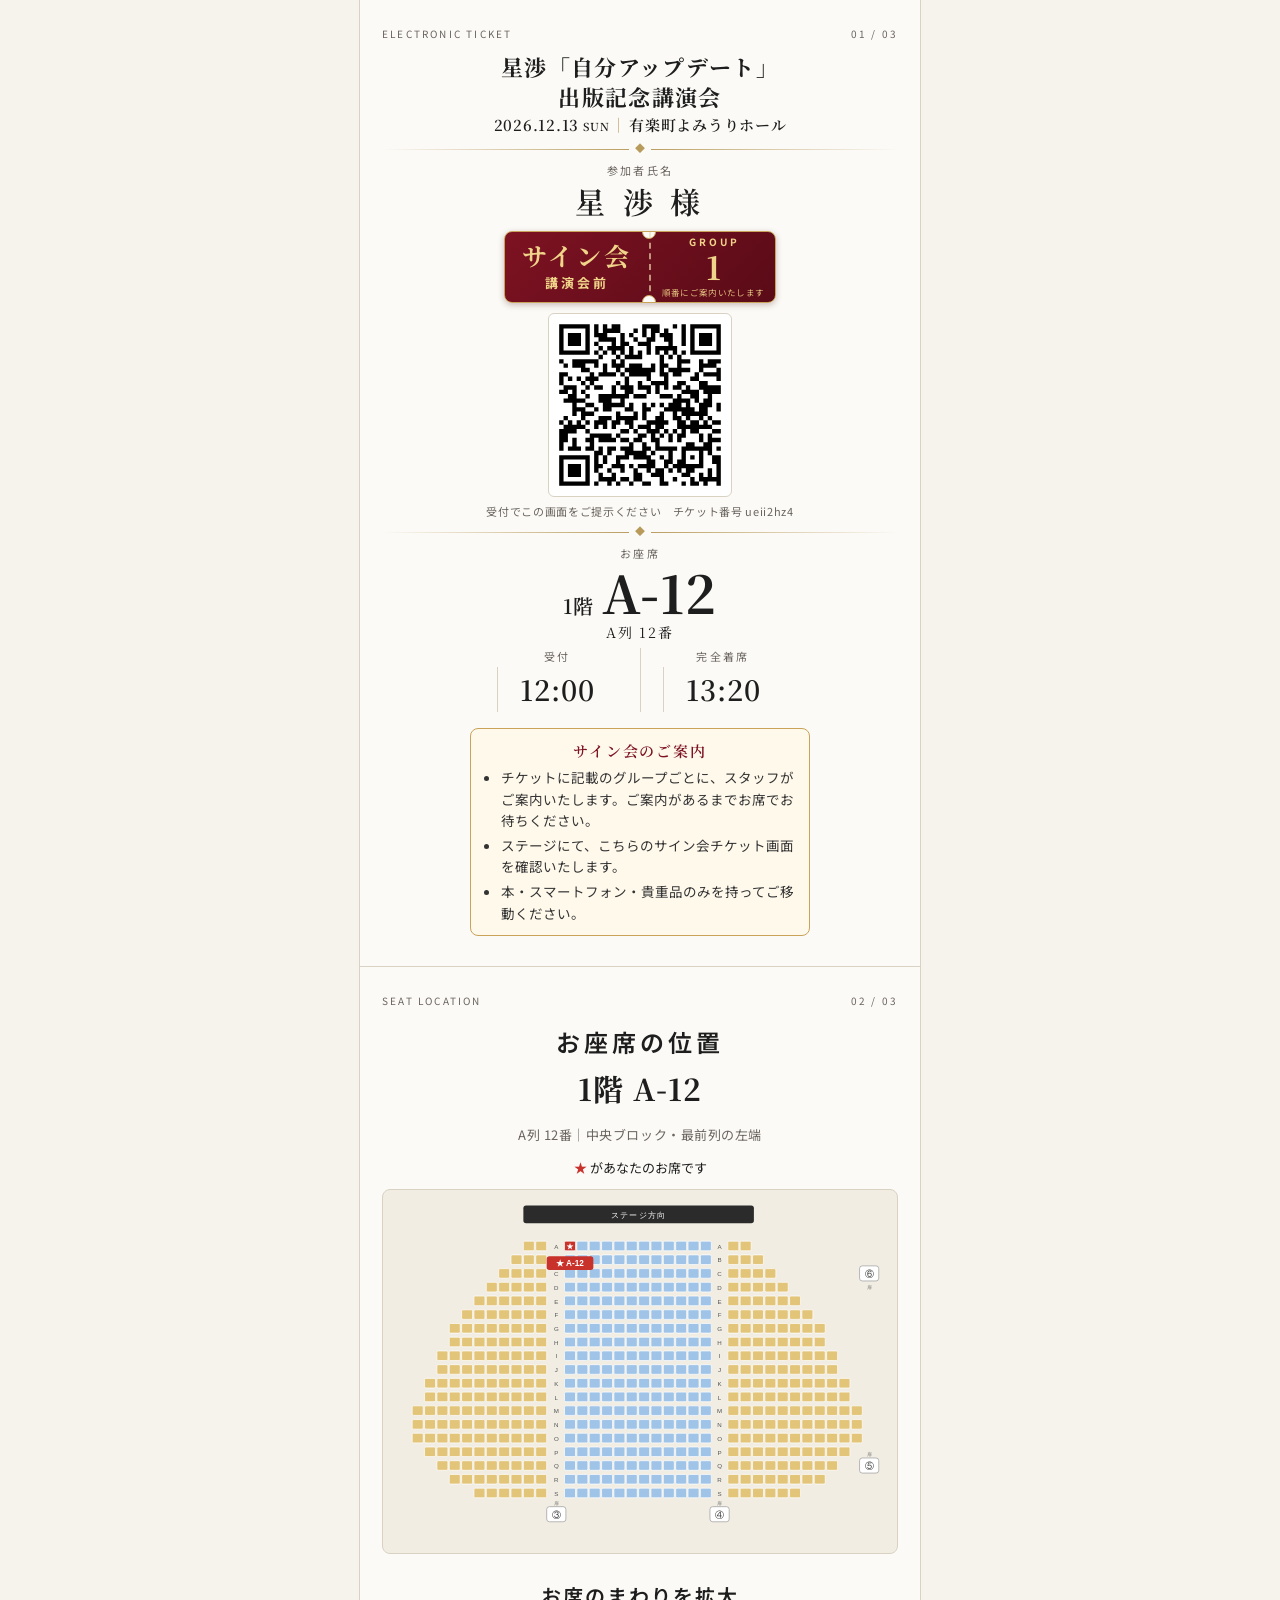
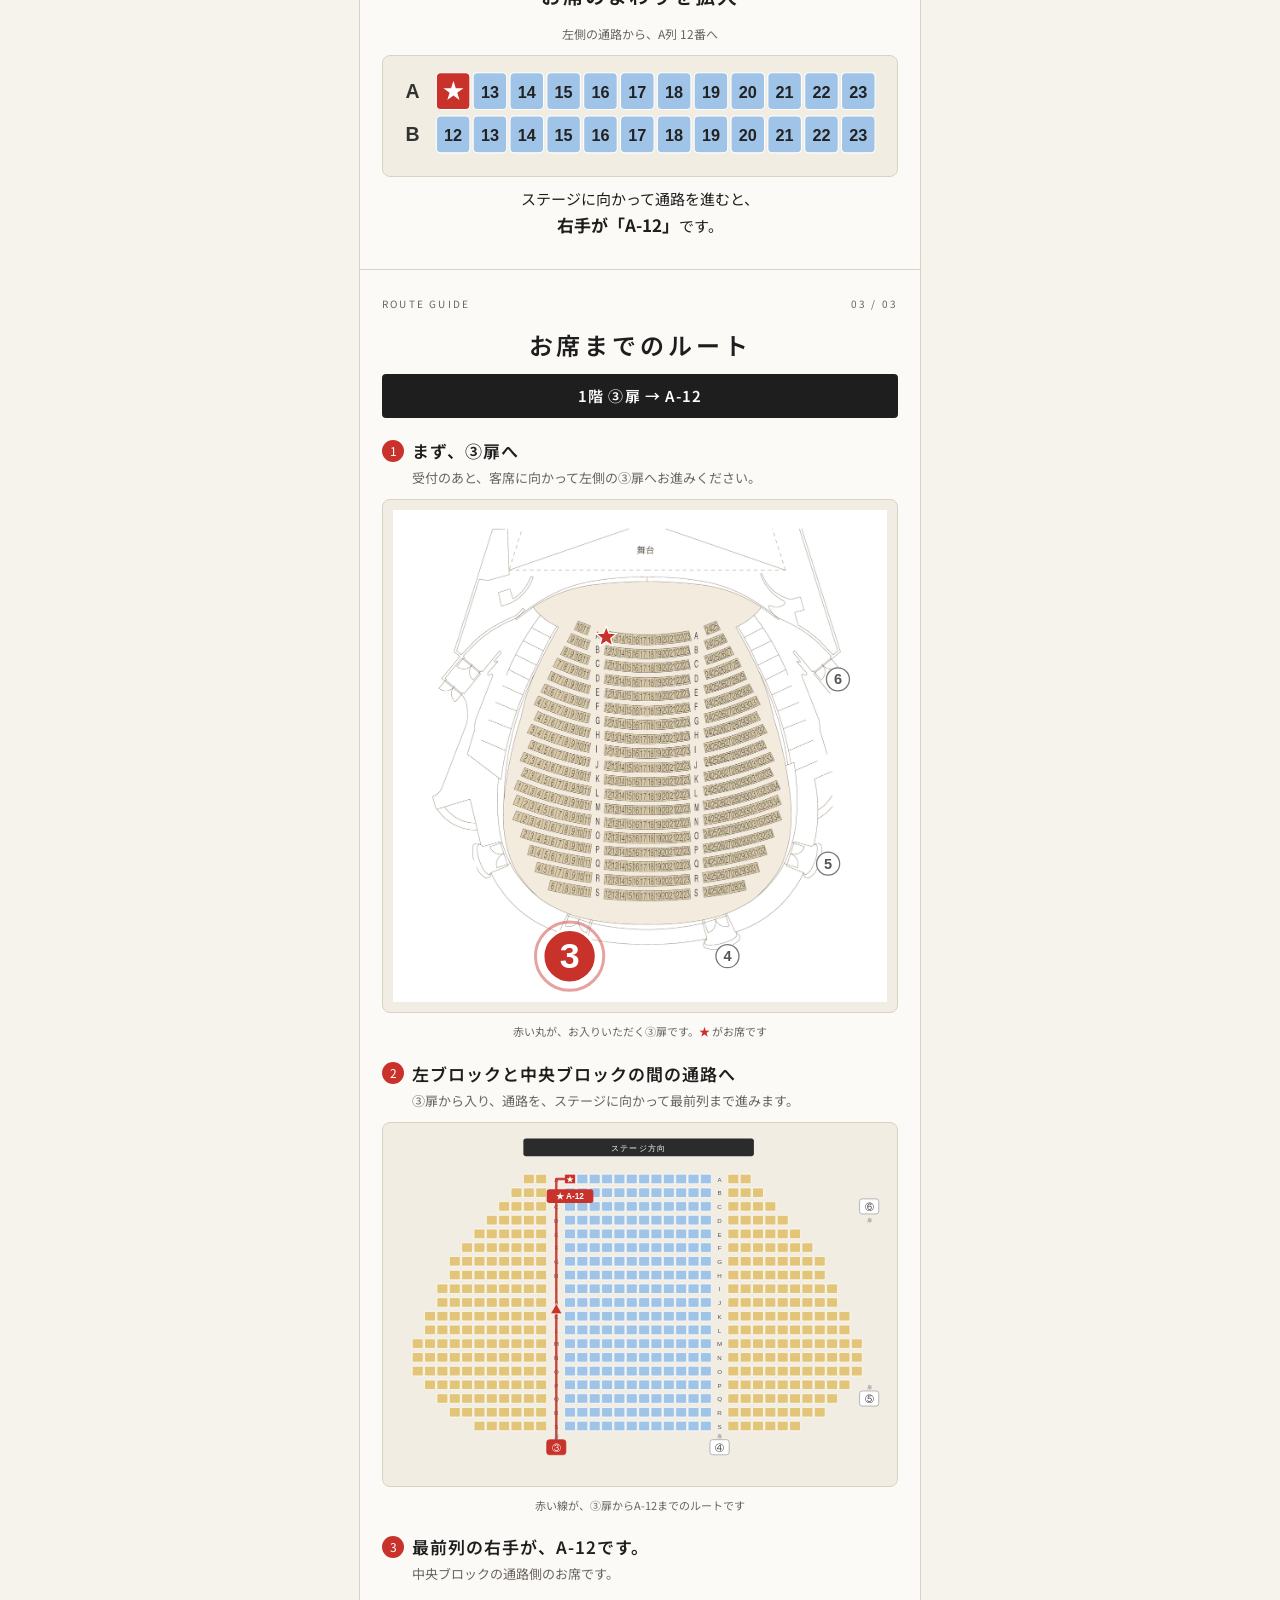
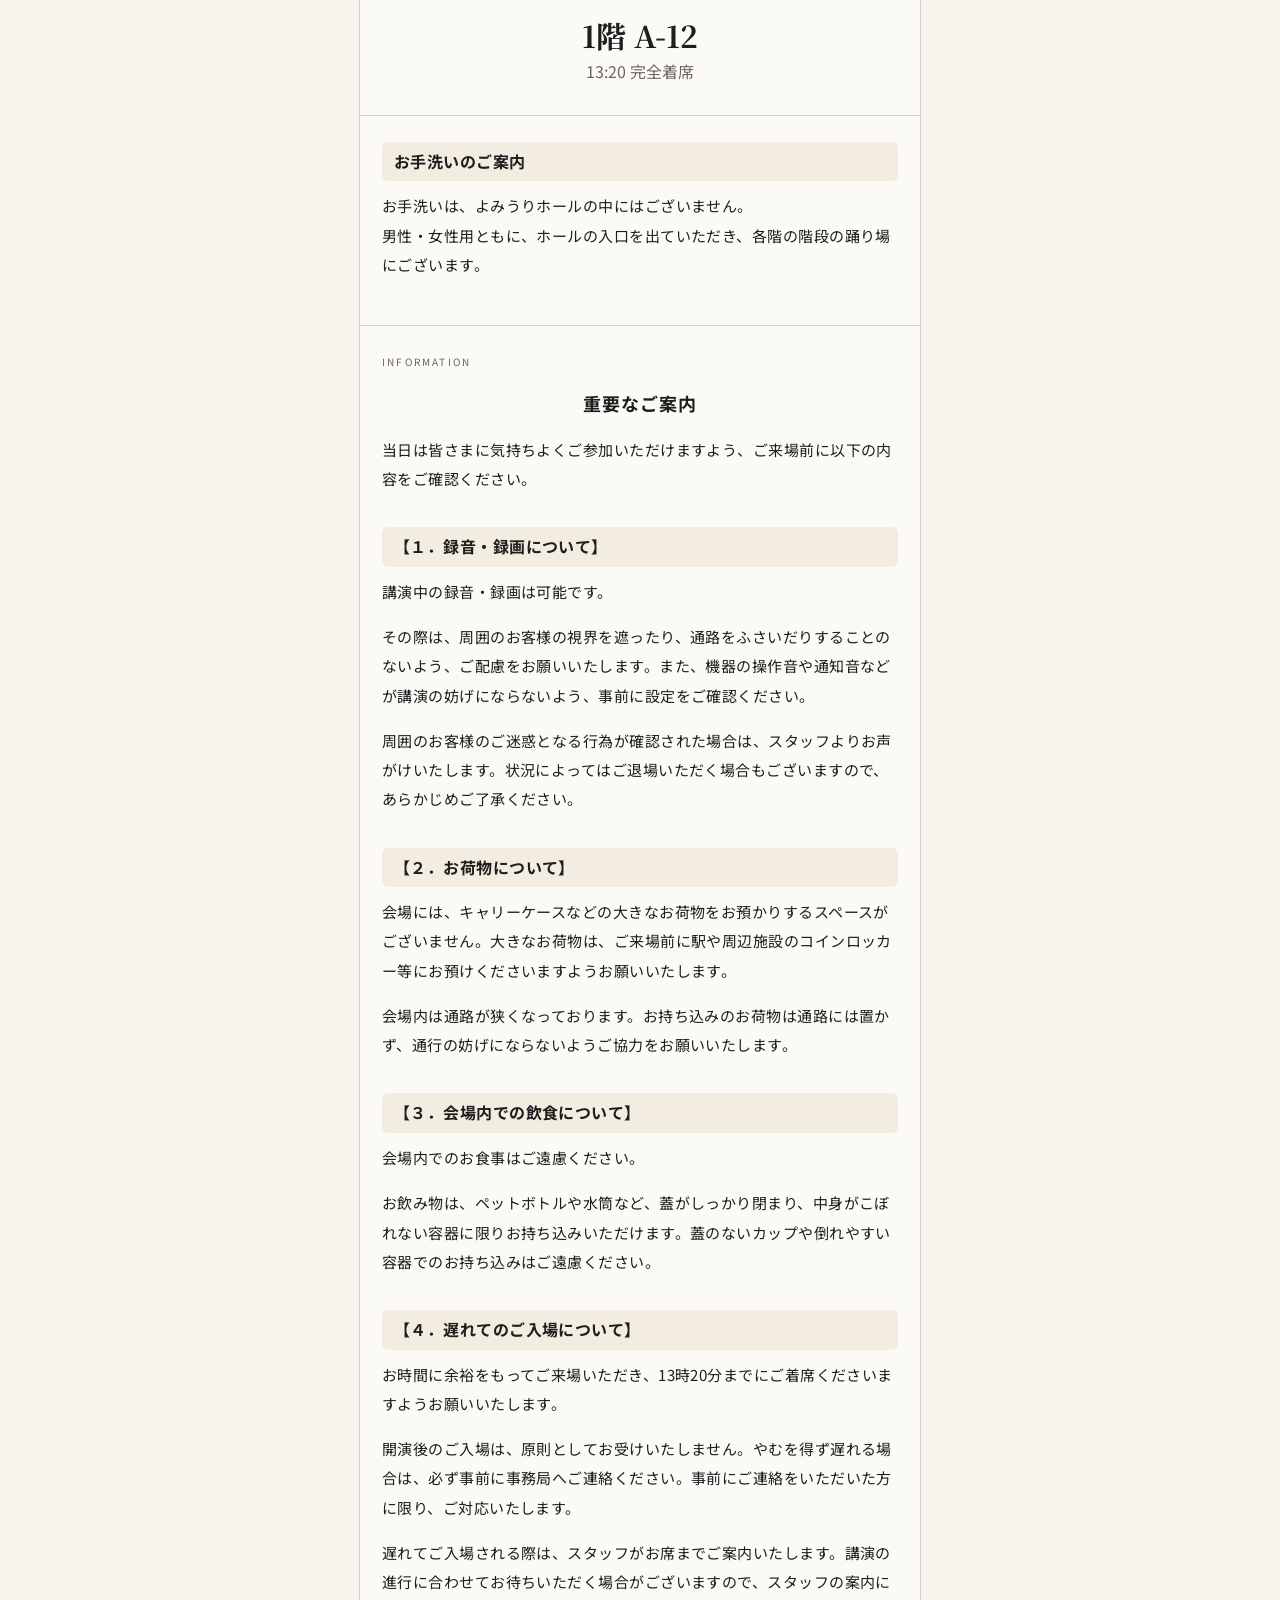
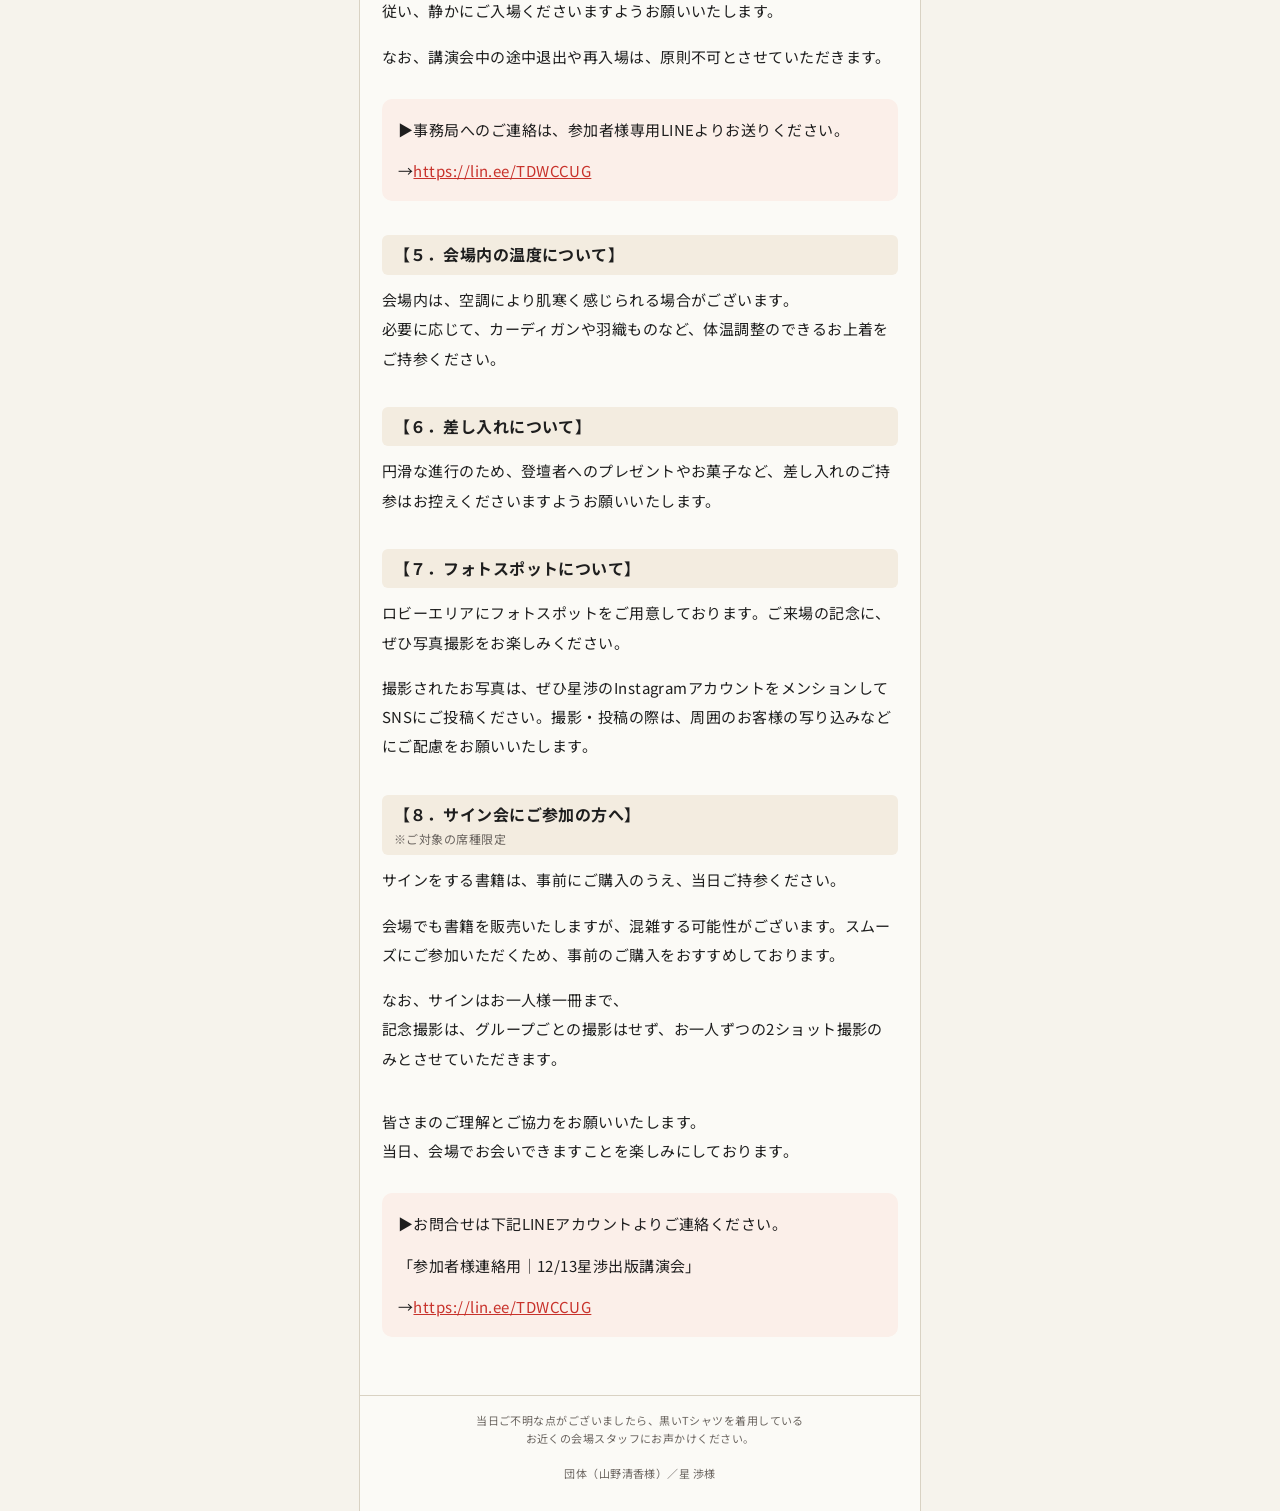
<file: t/ueii2hz4/index.html>
<!DOCTYPE html>
<html lang="ja">
<head>
<meta charset="UTF-8">
<meta name="viewport" content="width=device-width, initial-scale=1">
<meta name="robots" content="noindex, nofollow">
<title>星 渉 様 電子チケット｜星渉「自分アップデート」出版記念講演会</title>
<link rel="preconnect" href="https://fonts.googleapis.com">
<link href="https://fonts.googleapis.com/css2?family=Noto+Serif+JP:wght@400;600;700&family=Noto+Sans+JP:wght@400;500;700&display=swap" rel="stylesheet">
<link rel="stylesheet" href="../../assets/style.css?v=2fe83a55">
</head>
<body>
<div class="wrap">

<!-- 01 チケット面（QR・氏名・サイン会印・座席がスマホのファーストビューに入る並び） -->
<section class="card center face">
  <div class="meta"><span>ELECTRONIC TICKET</span><span>01 / 03</span></div>
  <div class="serif t-name">星渉「自分アップデート」<br>出版記念講演会</div>
  <div class="serif t-line">2026.12.13<small>SUN</small><span class="sep">｜</span>有楽町よみうりホール</div>
  <div class="hr"></div>
  <div class="lbl">参加者氏名</div>
  <div class="serif v-name">星 渉 様</div>
  <div class="stub" aria-label="サイン会（講演会前）にご参加いただけます"><div class="stub-main"><div class="stub-t serif">サイン会</div><div class="stub-w">講演会前</div></div><div class="stub-tear"><div class="gk">GROUP</div><div class="gn serif">1</div><div class="b gb">順番にご案内いたします</div></div></div>
  <div class="qr"><svg version="1.1" xmlns="http://www.w3.org/2000/svg" viewBox="0 0 152 152"  preserveAspectRatio="xMinYMin meet"><rect width="100%" height="100%" fill="white" cx="0" cy="0"/><path d="M2,2l4,0 0,4 -4,0 0,-4z M6,2l4,0 0,4 -4,0 0,-4z M10,2l4,0 0,4 -4,0 0,-4z M14,2l4,0 0,4 -4,0 0,-4z M18,2l4,0 0,4 -4,0 0,-4z M22,2l4,0 0,4 -4,0 0,-4z M26,2l4,0 0,4 -4,0 0,-4z M34,2l4,0 0,4 -4,0 0,-4z M42,2l4,0 0,4 -4,0 0,-4z M50,2l4,0 0,4 -4,0 0,-4z M54,2l4,0 0,4 -4,0 0,-4z M78,2l4,0 0,4 -4,0 0,-4z M82,2l4,0 0,4 -4,0 0,-4z M86,2l4,0 0,4 -4,0 0,-4z M90,2l4,0 0,4 -4,0 0,-4z M106,2l4,0 0,4 -4,0 0,-4z M114,2l4,0 0,4 -4,0 0,-4z M122,2l4,0 0,4 -4,0 0,-4z M126,2l4,0 0,4 -4,0 0,-4z M130,2l4,0 0,4 -4,0 0,-4z M134,2l4,0 0,4 -4,0 0,-4z M138,2l4,0 0,4 -4,0 0,-4z M142,2l4,0 0,4 -4,0 0,-4z M146,2l4,0 0,4 -4,0 0,-4z M2,6l4,0 0,4 -4,0 0,-4z M26,6l4,0 0,4 -4,0 0,-4z M34,6l4,0 0,4 -4,0 0,-4z M42,6l4,0 0,4 -4,0 0,-4z M46,6l4,0 0,4 -4,0 0,-4z M50,6l4,0 0,4 -4,0 0,-4z M54,6l4,0 0,4 -4,0 0,-4z M70,6l4,0 0,4 -4,0 0,-4z M78,6l4,0 0,4 -4,0 0,-4z M86,6l4,0 0,4 -4,0 0,-4z M90,6l4,0 0,4 -4,0 0,-4z M98,6l4,0 0,4 -4,0 0,-4z M114,6l4,0 0,4 -4,0 0,-4z M122,6l4,0 0,4 -4,0 0,-4z M146,6l4,0 0,4 -4,0 0,-4z M2,10l4,0 0,4 -4,0 0,-4z M10,10l4,0 0,4 -4,0 0,-4z M14,10l4,0 0,4 -4,0 0,-4z M18,10l4,0 0,4 -4,0 0,-4z M26,10l4,0 0,4 -4,0 0,-4z M34,10l4,0 0,4 -4,0 0,-4z M38,10l4,0 0,4 -4,0 0,-4z M42,10l4,0 0,4 -4,0 0,-4z M58,10l4,0 0,4 -4,0 0,-4z M66,10l4,0 0,4 -4,0 0,-4z M78,10l4,0 0,4 -4,0 0,-4z M86,10l4,0 0,4 -4,0 0,-4z M94,10l4,0 0,4 -4,0 0,-4z M98,10l4,0 0,4 -4,0 0,-4z M102,10l4,0 0,4 -4,0 0,-4z M114,10l4,0 0,4 -4,0 0,-4z M122,10l4,0 0,4 -4,0 0,-4z M130,10l4,0 0,4 -4,0 0,-4z M134,10l4,0 0,4 -4,0 0,-4z M138,10l4,0 0,4 -4,0 0,-4z M146,10l4,0 0,4 -4,0 0,-4z M2,14l4,0 0,4 -4,0 0,-4z M10,14l4,0 0,4 -4,0 0,-4z M14,14l4,0 0,4 -4,0 0,-4z M18,14l4,0 0,4 -4,0 0,-4z M26,14l4,0 0,4 -4,0 0,-4z M38,14l4,0 0,4 -4,0 0,-4z M42,14l4,0 0,4 -4,0 0,-4z M46,14l4,0 0,4 -4,0 0,-4z M50,14l4,0 0,4 -4,0 0,-4z M58,14l4,0 0,4 -4,0 0,-4z M70,14l4,0 0,4 -4,0 0,-4z M82,14l4,0 0,4 -4,0 0,-4z M86,14l4,0 0,4 -4,0 0,-4z M98,14l4,0 0,4 -4,0 0,-4z M102,14l4,0 0,4 -4,0 0,-4z M114,14l4,0 0,4 -4,0 0,-4z M122,14l4,0 0,4 -4,0 0,-4z M130,14l4,0 0,4 -4,0 0,-4z M134,14l4,0 0,4 -4,0 0,-4z M138,14l4,0 0,4 -4,0 0,-4z M146,14l4,0 0,4 -4,0 0,-4z M2,18l4,0 0,4 -4,0 0,-4z M10,18l4,0 0,4 -4,0 0,-4z M14,18l4,0 0,4 -4,0 0,-4z M18,18l4,0 0,4 -4,0 0,-4z M26,18l4,0 0,4 -4,0 0,-4z M34,18l4,0 0,4 -4,0 0,-4z M50,18l4,0 0,4 -4,0 0,-4z M58,18l4,0 0,4 -4,0 0,-4z M62,18l4,0 0,4 -4,0 0,-4z M74,18l4,0 0,4 -4,0 0,-4z M78,18l4,0 0,4 -4,0 0,-4z M82,18l4,0 0,4 -4,0 0,-4z M102,18l4,0 0,4 -4,0 0,-4z M114,18l4,0 0,4 -4,0 0,-4z M122,18l4,0 0,4 -4,0 0,-4z M130,18l4,0 0,4 -4,0 0,-4z M134,18l4,0 0,4 -4,0 0,-4z M138,18l4,0 0,4 -4,0 0,-4z M146,18l4,0 0,4 -4,0 0,-4z M2,22l4,0 0,4 -4,0 0,-4z M26,22l4,0 0,4 -4,0 0,-4z M38,22l4,0 0,4 -4,0 0,-4z M46,22l4,0 0,4 -4,0 0,-4z M50,22l4,0 0,4 -4,0 0,-4z M54,22l4,0 0,4 -4,0 0,-4z M58,22l4,0 0,4 -4,0 0,-4z M66,22l4,0 0,4 -4,0 0,-4z M82,22l4,0 0,4 -4,0 0,-4z M90,22l4,0 0,4 -4,0 0,-4z M94,22l4,0 0,4 -4,0 0,-4z M98,22l4,0 0,4 -4,0 0,-4z M102,22l4,0 0,4 -4,0 0,-4z M106,22l4,0 0,4 -4,0 0,-4z M122,22l4,0 0,4 -4,0 0,-4z M146,22l4,0 0,4 -4,0 0,-4z M2,26l4,0 0,4 -4,0 0,-4z M6,26l4,0 0,4 -4,0 0,-4z M10,26l4,0 0,4 -4,0 0,-4z M14,26l4,0 0,4 -4,0 0,-4z M18,26l4,0 0,4 -4,0 0,-4z M22,26l4,0 0,4 -4,0 0,-4z M26,26l4,0 0,4 -4,0 0,-4z M34,26l4,0 0,4 -4,0 0,-4z M42,26l4,0 0,4 -4,0 0,-4z M50,26l4,0 0,4 -4,0 0,-4z M58,26l4,0 0,4 -4,0 0,-4z M66,26l4,0 0,4 -4,0 0,-4z M74,26l4,0 0,4 -4,0 0,-4z M82,26l4,0 0,4 -4,0 0,-4z M90,26l4,0 0,4 -4,0 0,-4z M98,26l4,0 0,4 -4,0 0,-4z M106,26l4,0 0,4 -4,0 0,-4z M114,26l4,0 0,4 -4,0 0,-4z M122,26l4,0 0,4 -4,0 0,-4z M126,26l4,0 0,4 -4,0 0,-4z M130,26l4,0 0,4 -4,0 0,-4z M134,26l4,0 0,4 -4,0 0,-4z M138,26l4,0 0,4 -4,0 0,-4z M142,26l4,0 0,4 -4,0 0,-4z M146,26l4,0 0,4 -4,0 0,-4z M38,30l4,0 0,4 -4,0 0,-4z M54,30l4,0 0,4 -4,0 0,-4z M62,30l4,0 0,4 -4,0 0,-4z M66,30l4,0 0,4 -4,0 0,-4z M70,30l4,0 0,4 -4,0 0,-4z M74,30l4,0 0,4 -4,0 0,-4z M94,30l4,0 0,4 -4,0 0,-4z M102,30l4,0 0,4 -4,0 0,-4z M110,30l4,0 0,4 -4,0 0,-4z M2,34l4,0 0,4 -4,0 0,-4z M14,34l4,0 0,4 -4,0 0,-4z M18,34l4,0 0,4 -4,0 0,-4z M22,34l4,0 0,4 -4,0 0,-4z M26,34l4,0 0,4 -4,0 0,-4z M30,34l4,0 0,4 -4,0 0,-4z M34,34l4,0 0,4 -4,0 0,-4z M50,34l4,0 0,4 -4,0 0,-4z M58,34l4,0 0,4 -4,0 0,-4z M94,34l4,0 0,4 -4,0 0,-4z M110,34l4,0 0,4 -4,0 0,-4z M114,34l4,0 0,4 -4,0 0,-4z M118,34l4,0 0,4 -4,0 0,-4z M130,34l4,0 0,4 -4,0 0,-4z M138,34l4,0 0,4 -4,0 0,-4z M142,34l4,0 0,4 -4,0 0,-4z M146,34l4,0 0,4 -4,0 0,-4z M6,38l4,0 0,4 -4,0 0,-4z M14,38l4,0 0,4 -4,0 0,-4z M18,38l4,0 0,4 -4,0 0,-4z M22,38l4,0 0,4 -4,0 0,-4z M34,38l4,0 0,4 -4,0 0,-4z M42,38l4,0 0,4 -4,0 0,-4z M50,38l4,0 0,4 -4,0 0,-4z M54,38l4,0 0,4 -4,0 0,-4z M58,38l4,0 0,4 -4,0 0,-4z M66,38l4,0 0,4 -4,0 0,-4z M70,38l4,0 0,4 -4,0 0,-4z M74,38l4,0 0,4 -4,0 0,-4z M86,38l4,0 0,4 -4,0 0,-4z M94,38l4,0 0,4 -4,0 0,-4z M98,38l4,0 0,4 -4,0 0,-4z M110,38l4,0 0,4 -4,0 0,-4z M130,38l4,0 0,4 -4,0 0,-4z M134,38l4,0 0,4 -4,0 0,-4z M138,38l4,0 0,4 -4,0 0,-4z M142,38l4,0 0,4 -4,0 0,-4z M22,42l4,0 0,4 -4,0 0,-4z M26,42l4,0 0,4 -4,0 0,-4z M42,42l4,0 0,4 -4,0 0,-4z M54,42l4,0 0,4 -4,0 0,-4z M62,42l4,0 0,4 -4,0 0,-4z M66,42l4,0 0,4 -4,0 0,-4z M70,42l4,0 0,4 -4,0 0,-4z M74,42l4,0 0,4 -4,0 0,-4z M78,42l4,0 0,4 -4,0 0,-4z M82,42l4,0 0,4 -4,0 0,-4z M86,42l4,0 0,4 -4,0 0,-4z M94,42l4,0 0,4 -4,0 0,-4z M102,42l4,0 0,4 -4,0 0,-4z M106,42l4,0 0,4 -4,0 0,-4z M110,42l4,0 0,4 -4,0 0,-4z M114,42l4,0 0,4 -4,0 0,-4z M118,42l4,0 0,4 -4,0 0,-4z M130,42l4,0 0,4 -4,0 0,-4z M146,42l4,0 0,4 -4,0 0,-4z M2,46l4,0 0,4 -4,0 0,-4z M6,46l4,0 0,4 -4,0 0,-4z M30,46l4,0 0,4 -4,0 0,-4z M38,46l4,0 0,4 -4,0 0,-4z M42,46l4,0 0,4 -4,0 0,-4z M46,46l4,0 0,4 -4,0 0,-4z M50,46l4,0 0,4 -4,0 0,-4z M58,46l4,0 0,4 -4,0 0,-4z M66,46l4,0 0,4 -4,0 0,-4z M70,46l4,0 0,4 -4,0 0,-4z M74,46l4,0 0,4 -4,0 0,-4z M78,46l4,0 0,4 -4,0 0,-4z M82,46l4,0 0,4 -4,0 0,-4z M94,46l4,0 0,4 -4,0 0,-4z M98,46l4,0 0,4 -4,0 0,-4z M106,46l4,0 0,4 -4,0 0,-4z M110,46l4,0 0,4 -4,0 0,-4z M126,46l4,0 0,4 -4,0 0,-4z M134,46l4,0 0,4 -4,0 0,-4z M138,46l4,0 0,4 -4,0 0,-4z M142,46l4,0 0,4 -4,0 0,-4z M146,46l4,0 0,4 -4,0 0,-4z M2,50l4,0 0,4 -4,0 0,-4z M10,50l4,0 0,4 -4,0 0,-4z M18,50l4,0 0,4 -4,0 0,-4z M26,50l4,0 0,4 -4,0 0,-4z M30,50l4,0 0,4 -4,0 0,-4z M34,50l4,0 0,4 -4,0 0,-4z M62,50l4,0 0,4 -4,0 0,-4z M82,50l4,0 0,4 -4,0 0,-4z M98,50l4,0 0,4 -4,0 0,-4z M122,50l4,0 0,4 -4,0 0,-4z M126,50l4,0 0,4 -4,0 0,-4z M146,50l4,0 0,4 -4,0 0,-4z M2,54l4,0 0,4 -4,0 0,-4z M22,54l4,0 0,4 -4,0 0,-4z M30,54l4,0 0,4 -4,0 0,-4z M54,54l4,0 0,4 -4,0 0,-4z M62,54l4,0 0,4 -4,0 0,-4z M74,54l4,0 0,4 -4,0 0,-4z M86,54l4,0 0,4 -4,0 0,-4z M90,54l4,0 0,4 -4,0 0,-4z M94,54l4,0 0,4 -4,0 0,-4z M98,54l4,0 0,4 -4,0 0,-4z M110,54l4,0 0,4 -4,0 0,-4z M114,54l4,0 0,4 -4,0 0,-4z M130,54l4,0 0,4 -4,0 0,-4z M134,54l4,0 0,4 -4,0 0,-4z M6,58l4,0 0,4 -4,0 0,-4z M10,58l4,0 0,4 -4,0 0,-4z M14,58l4,0 0,4 -4,0 0,-4z M26,58l4,0 0,4 -4,0 0,-4z M34,58l4,0 0,4 -4,0 0,-4z M38,58l4,0 0,4 -4,0 0,-4z M50,58l4,0 0,4 -4,0 0,-4z M58,58l4,0 0,4 -4,0 0,-4z M62,58l4,0 0,4 -4,0 0,-4z M66,58l4,0 0,4 -4,0 0,-4z M74,58l4,0 0,4 -4,0 0,-4z M78,58l4,0 0,4 -4,0 0,-4z M82,58l4,0 0,4 -4,0 0,-4z M90,58l4,0 0,4 -4,0 0,-4z M98,58l4,0 0,4 -4,0 0,-4z M106,58l4,0 0,4 -4,0 0,-4z M110,58l4,0 0,4 -4,0 0,-4z M118,58l4,0 0,4 -4,0 0,-4z M130,58l4,0 0,4 -4,0 0,-4z M134,58l4,0 0,4 -4,0 0,-4z M138,58l4,0 0,4 -4,0 0,-4z M142,58l4,0 0,4 -4,0 0,-4z M146,58l4,0 0,4 -4,0 0,-4z M2,62l4,0 0,4 -4,0 0,-4z M6,62l4,0 0,4 -4,0 0,-4z M14,62l4,0 0,4 -4,0 0,-4z M22,62l4,0 0,4 -4,0 0,-4z M50,62l4,0 0,4 -4,0 0,-4z M62,62l4,0 0,4 -4,0 0,-4z M66,62l4,0 0,4 -4,0 0,-4z M82,62l4,0 0,4 -4,0 0,-4z M90,62l4,0 0,4 -4,0 0,-4z M114,62l4,0 0,4 -4,0 0,-4z M118,62l4,0 0,4 -4,0 0,-4z M122,62l4,0 0,4 -4,0 0,-4z M126,62l4,0 0,4 -4,0 0,-4z M134,62l4,0 0,4 -4,0 0,-4z M138,62l4,0 0,4 -4,0 0,-4z M142,62l4,0 0,4 -4,0 0,-4z M146,62l4,0 0,4 -4,0 0,-4z M10,66l4,0 0,4 -4,0 0,-4z M14,66l4,0 0,4 -4,0 0,-4z M26,66l4,0 0,4 -4,0 0,-4z M38,66l4,0 0,4 -4,0 0,-4z M42,66l4,0 0,4 -4,0 0,-4z M46,66l4,0 0,4 -4,0 0,-4z M50,66l4,0 0,4 -4,0 0,-4z M54,66l4,0 0,4 -4,0 0,-4z M58,66l4,0 0,4 -4,0 0,-4z M62,66l4,0 0,4 -4,0 0,-4z M70,66l4,0 0,4 -4,0 0,-4z M74,66l4,0 0,4 -4,0 0,-4z M78,66l4,0 0,4 -4,0 0,-4z M94,66l4,0 0,4 -4,0 0,-4z M98,66l4,0 0,4 -4,0 0,-4z M102,66l4,0 0,4 -4,0 0,-4z M110,66l4,0 0,4 -4,0 0,-4z M122,66l4,0 0,4 -4,0 0,-4z M126,66l4,0 0,4 -4,0 0,-4z M138,66l4,0 0,4 -4,0 0,-4z M6,70l4,0 0,4 -4,0 0,-4z M10,70l4,0 0,4 -4,0 0,-4z M14,70l4,0 0,4 -4,0 0,-4z M18,70l4,0 0,4 -4,0 0,-4z M22,70l4,0 0,4 -4,0 0,-4z M38,70l4,0 0,4 -4,0 0,-4z M42,70l4,0 0,4 -4,0 0,-4z M46,70l4,0 0,4 -4,0 0,-4z M58,70l4,0 0,4 -4,0 0,-4z M106,70l4,0 0,4 -4,0 0,-4z M110,70l4,0 0,4 -4,0 0,-4z M114,70l4,0 0,4 -4,0 0,-4z M118,70l4,0 0,4 -4,0 0,-4z M126,70l4,0 0,4 -4,0 0,-4z M134,70l4,0 0,4 -4,0 0,-4z M138,70l4,0 0,4 -4,0 0,-4z M14,74l4,0 0,4 -4,0 0,-4z M26,74l4,0 0,4 -4,0 0,-4z M30,74l4,0 0,4 -4,0 0,-4z M42,74l4,0 0,4 -4,0 0,-4z M46,74l4,0 0,4 -4,0 0,-4z M50,74l4,0 0,4 -4,0 0,-4z M54,74l4,0 0,4 -4,0 0,-4z M58,74l4,0 0,4 -4,0 0,-4z M66,74l4,0 0,4 -4,0 0,-4z M78,74l4,0 0,4 -4,0 0,-4z M86,74l4,0 0,4 -4,0 0,-4z M94,74l4,0 0,4 -4,0 0,-4z M102,74l4,0 0,4 -4,0 0,-4z M106,74l4,0 0,4 -4,0 0,-4z M110,74l4,0 0,4 -4,0 0,-4z M118,74l4,0 0,4 -4,0 0,-4z M130,74l4,0 0,4 -4,0 0,-4z M134,74l4,0 0,4 -4,0 0,-4z M138,74l4,0 0,4 -4,0 0,-4z M146,74l4,0 0,4 -4,0 0,-4z M14,78l4,0 0,4 -4,0 0,-4z M18,78l4,0 0,4 -4,0 0,-4z M22,78l4,0 0,4 -4,0 0,-4z M34,78l4,0 0,4 -4,0 0,-4z M42,78l4,0 0,4 -4,0 0,-4z M46,78l4,0 0,4 -4,0 0,-4z M62,78l4,0 0,4 -4,0 0,-4z M66,78l4,0 0,4 -4,0 0,-4z M78,78l4,0 0,4 -4,0 0,-4z M82,78l4,0 0,4 -4,0 0,-4z M98,78l4,0 0,4 -4,0 0,-4z M102,78l4,0 0,4 -4,0 0,-4z M106,78l4,0 0,4 -4,0 0,-4z M110,78l4,0 0,4 -4,0 0,-4z M114,78l4,0 0,4 -4,0 0,-4z M118,78l4,0 0,4 -4,0 0,-4z M122,78l4,0 0,4 -4,0 0,-4z M130,78l4,0 0,4 -4,0 0,-4z M134,78l4,0 0,4 -4,0 0,-4z M146,78l4,0 0,4 -4,0 0,-4z M14,82l4,0 0,4 -4,0 0,-4z M22,82l4,0 0,4 -4,0 0,-4z M26,82l4,0 0,4 -4,0 0,-4z M30,82l4,0 0,4 -4,0 0,-4z M54,82l4,0 0,4 -4,0 0,-4z M70,82l4,0 0,4 -4,0 0,-4z M78,82l4,0 0,4 -4,0 0,-4z M94,82l4,0 0,4 -4,0 0,-4z M106,82l4,0 0,4 -4,0 0,-4z M114,82l4,0 0,4 -4,0 0,-4z M118,82l4,0 0,4 -4,0 0,-4z M122,82l4,0 0,4 -4,0 0,-4z M126,82l4,0 0,4 -4,0 0,-4z M130,82l4,0 0,4 -4,0 0,-4z M134,82l4,0 0,4 -4,0 0,-4z M6,86l4,0 0,4 -4,0 0,-4z M22,86l4,0 0,4 -4,0 0,-4z M38,86l4,0 0,4 -4,0 0,-4z M42,86l4,0 0,4 -4,0 0,-4z M46,86l4,0 0,4 -4,0 0,-4z M54,86l4,0 0,4 -4,0 0,-4z M58,86l4,0 0,4 -4,0 0,-4z M62,86l4,0 0,4 -4,0 0,-4z M66,86l4,0 0,4 -4,0 0,-4z M70,86l4,0 0,4 -4,0 0,-4z M78,86l4,0 0,4 -4,0 0,-4z M90,86l4,0 0,4 -4,0 0,-4z M94,86l4,0 0,4 -4,0 0,-4z M106,86l4,0 0,4 -4,0 0,-4z M110,86l4,0 0,4 -4,0 0,-4z M118,86l4,0 0,4 -4,0 0,-4z M130,86l4,0 0,4 -4,0 0,-4z M138,86l4,0 0,4 -4,0 0,-4z M2,90l4,0 0,4 -4,0 0,-4z M10,90l4,0 0,4 -4,0 0,-4z M18,90l4,0 0,4 -4,0 0,-4z M26,90l4,0 0,4 -4,0 0,-4z M34,90l4,0 0,4 -4,0 0,-4z M38,90l4,0 0,4 -4,0 0,-4z M42,90l4,0 0,4 -4,0 0,-4z M50,90l4,0 0,4 -4,0 0,-4z M54,90l4,0 0,4 -4,0 0,-4z M62,90l4,0 0,4 -4,0 0,-4z M66,90l4,0 0,4 -4,0 0,-4z M82,90l4,0 0,4 -4,0 0,-4z M86,90l4,0 0,4 -4,0 0,-4z M90,90l4,0 0,4 -4,0 0,-4z M94,90l4,0 0,4 -4,0 0,-4z M98,90l4,0 0,4 -4,0 0,-4z M110,90l4,0 0,4 -4,0 0,-4z M114,90l4,0 0,4 -4,0 0,-4z M122,90l4,0 0,4 -4,0 0,-4z M126,90l4,0 0,4 -4,0 0,-4z M134,90l4,0 0,4 -4,0 0,-4z M142,90l4,0 0,4 -4,0 0,-4z M146,90l4,0 0,4 -4,0 0,-4z M6,94l4,0 0,4 -4,0 0,-4z M10,94l4,0 0,4 -4,0 0,-4z M14,94l4,0 0,4 -4,0 0,-4z M18,94l4,0 0,4 -4,0 0,-4z M22,94l4,0 0,4 -4,0 0,-4z M34,94l4,0 0,4 -4,0 0,-4z M42,94l4,0 0,4 -4,0 0,-4z M50,94l4,0 0,4 -4,0 0,-4z M66,94l4,0 0,4 -4,0 0,-4z M74,94l4,0 0,4 -4,0 0,-4z M78,94l4,0 0,4 -4,0 0,-4z M82,94l4,0 0,4 -4,0 0,-4z M90,94l4,0 0,4 -4,0 0,-4z M94,94l4,0 0,4 -4,0 0,-4z M110,94l4,0 0,4 -4,0 0,-4z M114,94l4,0 0,4 -4,0 0,-4z M118,94l4,0 0,4 -4,0 0,-4z M122,94l4,0 0,4 -4,0 0,-4z M126,94l4,0 0,4 -4,0 0,-4z M130,94l4,0 0,4 -4,0 0,-4z M134,94l4,0 0,4 -4,0 0,-4z M138,94l4,0 0,4 -4,0 0,-4z M2,98l4,0 0,4 -4,0 0,-4z M6,98l4,0 0,4 -4,0 0,-4z M10,98l4,0 0,4 -4,0 0,-4z M14,98l4,0 0,4 -4,0 0,-4z M26,98l4,0 0,4 -4,0 0,-4z M58,98l4,0 0,4 -4,0 0,-4z M62,98l4,0 0,4 -4,0 0,-4z M70,98l4,0 0,4 -4,0 0,-4z M82,98l4,0 0,4 -4,0 0,-4z M86,98l4,0 0,4 -4,0 0,-4z M90,98l4,0 0,4 -4,0 0,-4z M98,98l4,0 0,4 -4,0 0,-4z M106,98l4,0 0,4 -4,0 0,-4z M114,98l4,0 0,4 -4,0 0,-4z M122,98l4,0 0,4 -4,0 0,-4z M126,98l4,0 0,4 -4,0 0,-4z M142,98l4,0 0,4 -4,0 0,-4z M146,98l4,0 0,4 -4,0 0,-4z M2,102l4,0 0,4 -4,0 0,-4z M6,102l4,0 0,4 -4,0 0,-4z M30,102l4,0 0,4 -4,0 0,-4z M34,102l4,0 0,4 -4,0 0,-4z M38,102l4,0 0,4 -4,0 0,-4z M42,102l4,0 0,4 -4,0 0,-4z M46,102l4,0 0,4 -4,0 0,-4z M54,102l4,0 0,4 -4,0 0,-4z M74,102l4,0 0,4 -4,0 0,-4z M78,102l4,0 0,4 -4,0 0,-4z M86,102l4,0 0,4 -4,0 0,-4z M94,102l4,0 0,4 -4,0 0,-4z M102,102l4,0 0,4 -4,0 0,-4z M110,102l4,0 0,4 -4,0 0,-4z M114,102l4,0 0,4 -4,0 0,-4z M130,102l4,0 0,4 -4,0 0,-4z M138,102l4,0 0,4 -4,0 0,-4z M2,106l4,0 0,4 -4,0 0,-4z M6,106l4,0 0,4 -4,0 0,-4z M14,106l4,0 0,4 -4,0 0,-4z M26,106l4,0 0,4 -4,0 0,-4z M30,106l4,0 0,4 -4,0 0,-4z M38,106l4,0 0,4 -4,0 0,-4z M42,106l4,0 0,4 -4,0 0,-4z M46,106l4,0 0,4 -4,0 0,-4z M50,106l4,0 0,4 -4,0 0,-4z M58,106l4,0 0,4 -4,0 0,-4z M62,106l4,0 0,4 -4,0 0,-4z M70,106l4,0 0,4 -4,0 0,-4z M74,106l4,0 0,4 -4,0 0,-4z M86,106l4,0 0,4 -4,0 0,-4z M90,106l4,0 0,4 -4,0 0,-4z M102,106l4,0 0,4 -4,0 0,-4z M110,106l4,0 0,4 -4,0 0,-4z M130,106l4,0 0,4 -4,0 0,-4z M138,106l4,0 0,4 -4,0 0,-4z M142,106l4,0 0,4 -4,0 0,-4z M146,106l4,0 0,4 -4,0 0,-4z M2,110l4,0 0,4 -4,0 0,-4z M14,110l4,0 0,4 -4,0 0,-4z M30,110l4,0 0,4 -4,0 0,-4z M66,110l4,0 0,4 -4,0 0,-4z M78,110l4,0 0,4 -4,0 0,-4z M90,110l4,0 0,4 -4,0 0,-4z M118,110l4,0 0,4 -4,0 0,-4z M122,110l4,0 0,4 -4,0 0,-4z M134,110l4,0 0,4 -4,0 0,-4z M138,110l4,0 0,4 -4,0 0,-4z M2,114l4,0 0,4 -4,0 0,-4z M10,114l4,0 0,4 -4,0 0,-4z M14,114l4,0 0,4 -4,0 0,-4z M18,114l4,0 0,4 -4,0 0,-4z M26,114l4,0 0,4 -4,0 0,-4z M30,114l4,0 0,4 -4,0 0,-4z M38,114l4,0 0,4 -4,0 0,-4z M46,114l4,0 0,4 -4,0 0,-4z M50,114l4,0 0,4 -4,0 0,-4z M58,114l4,0 0,4 -4,0 0,-4z M62,114l4,0 0,4 -4,0 0,-4z M66,114l4,0 0,4 -4,0 0,-4z M78,114l4,0 0,4 -4,0 0,-4z M82,114l4,0 0,4 -4,0 0,-4z M90,114l4,0 0,4 -4,0 0,-4z M94,114l4,0 0,4 -4,0 0,-4z M98,114l4,0 0,4 -4,0 0,-4z M102,114l4,0 0,4 -4,0 0,-4z M106,114l4,0 0,4 -4,0 0,-4z M114,114l4,0 0,4 -4,0 0,-4z M118,114l4,0 0,4 -4,0 0,-4z M122,114l4,0 0,4 -4,0 0,-4z M126,114l4,0 0,4 -4,0 0,-4z M130,114l4,0 0,4 -4,0 0,-4z M134,114l4,0 0,4 -4,0 0,-4z M138,114l4,0 0,4 -4,0 0,-4z M146,114l4,0 0,4 -4,0 0,-4z M34,118l4,0 0,4 -4,0 0,-4z M38,118l4,0 0,4 -4,0 0,-4z M46,118l4,0 0,4 -4,0 0,-4z M62,118l4,0 0,4 -4,0 0,-4z M66,118l4,0 0,4 -4,0 0,-4z M70,118l4,0 0,4 -4,0 0,-4z M74,118l4,0 0,4 -4,0 0,-4z M78,118l4,0 0,4 -4,0 0,-4z M86,118l4,0 0,4 -4,0 0,-4z M102,118l4,0 0,4 -4,0 0,-4z M114,118l4,0 0,4 -4,0 0,-4z M130,118l4,0 0,4 -4,0 0,-4z M138,118l4,0 0,4 -4,0 0,-4z M2,122l4,0 0,4 -4,0 0,-4z M6,122l4,0 0,4 -4,0 0,-4z M10,122l4,0 0,4 -4,0 0,-4z M14,122l4,0 0,4 -4,0 0,-4z M18,122l4,0 0,4 -4,0 0,-4z M22,122l4,0 0,4 -4,0 0,-4z M26,122l4,0 0,4 -4,0 0,-4z M34,122l4,0 0,4 -4,0 0,-4z M42,122l4,0 0,4 -4,0 0,-4z M54,122l4,0 0,4 -4,0 0,-4z M58,122l4,0 0,4 -4,0 0,-4z M62,122l4,0 0,4 -4,0 0,-4z M70,122l4,0 0,4 -4,0 0,-4z M74,122l4,0 0,4 -4,0 0,-4z M78,122l4,0 0,4 -4,0 0,-4z M82,122l4,0 0,4 -4,0 0,-4z M94,122l4,0 0,4 -4,0 0,-4z M102,122l4,0 0,4 -4,0 0,-4z M114,122l4,0 0,4 -4,0 0,-4z M122,122l4,0 0,4 -4,0 0,-4z M130,122l4,0 0,4 -4,0 0,-4z M142,122l4,0 0,4 -4,0 0,-4z M146,122l4,0 0,4 -4,0 0,-4z M2,126l4,0 0,4 -4,0 0,-4z M26,126l4,0 0,4 -4,0 0,-4z M34,126l4,0 0,4 -4,0 0,-4z M42,126l4,0 0,4 -4,0 0,-4z M54,126l4,0 0,4 -4,0 0,-4z M82,126l4,0 0,4 -4,0 0,-4z M86,126l4,0 0,4 -4,0 0,-4z M98,126l4,0 0,4 -4,0 0,-4z M102,126l4,0 0,4 -4,0 0,-4z M110,126l4,0 0,4 -4,0 0,-4z M114,126l4,0 0,4 -4,0 0,-4z M130,126l4,0 0,4 -4,0 0,-4z M142,126l4,0 0,4 -4,0 0,-4z M146,126l4,0 0,4 -4,0 0,-4z M2,130l4,0 0,4 -4,0 0,-4z M10,130l4,0 0,4 -4,0 0,-4z M14,130l4,0 0,4 -4,0 0,-4z M18,130l4,0 0,4 -4,0 0,-4z M26,130l4,0 0,4 -4,0 0,-4z M34,130l4,0 0,4 -4,0 0,-4z M38,130l4,0 0,4 -4,0 0,-4z M50,130l4,0 0,4 -4,0 0,-4z M54,130l4,0 0,4 -4,0 0,-4z M58,130l4,0 0,4 -4,0 0,-4z M66,130l4,0 0,4 -4,0 0,-4z M74,130l4,0 0,4 -4,0 0,-4z M78,130l4,0 0,4 -4,0 0,-4z M82,130l4,0 0,4 -4,0 0,-4z M86,130l4,0 0,4 -4,0 0,-4z M98,130l4,0 0,4 -4,0 0,-4z M106,130l4,0 0,4 -4,0 0,-4z M110,130l4,0 0,4 -4,0 0,-4z M114,130l4,0 0,4 -4,0 0,-4z M118,130l4,0 0,4 -4,0 0,-4z M122,130l4,0 0,4 -4,0 0,-4z M126,130l4,0 0,4 -4,0 0,-4z M130,130l4,0 0,4 -4,0 0,-4z M146,130l4,0 0,4 -4,0 0,-4z M2,134l4,0 0,4 -4,0 0,-4z M10,134l4,0 0,4 -4,0 0,-4z M14,134l4,0 0,4 -4,0 0,-4z M18,134l4,0 0,4 -4,0 0,-4z M26,134l4,0 0,4 -4,0 0,-4z M34,134l4,0 0,4 -4,0 0,-4z M46,134l4,0 0,4 -4,0 0,-4z M58,134l4,0 0,4 -4,0 0,-4z M70,134l4,0 0,4 -4,0 0,-4z M82,134l4,0 0,4 -4,0 0,-4z M90,134l4,0 0,4 -4,0 0,-4z M94,134l4,0 0,4 -4,0 0,-4z M102,134l4,0 0,4 -4,0 0,-4z M110,134l4,0 0,4 -4,0 0,-4z M118,134l4,0 0,4 -4,0 0,-4z M122,134l4,0 0,4 -4,0 0,-4z M138,134l4,0 0,4 -4,0 0,-4z M146,134l4,0 0,4 -4,0 0,-4z M2,138l4,0 0,4 -4,0 0,-4z M10,138l4,0 0,4 -4,0 0,-4z M14,138l4,0 0,4 -4,0 0,-4z M18,138l4,0 0,4 -4,0 0,-4z M26,138l4,0 0,4 -4,0 0,-4z M38,138l4,0 0,4 -4,0 0,-4z M50,138l4,0 0,4 -4,0 0,-4z M70,138l4,0 0,4 -4,0 0,-4z M74,138l4,0 0,4 -4,0 0,-4z M86,138l4,0 0,4 -4,0 0,-4z M90,138l4,0 0,4 -4,0 0,-4z M94,138l4,0 0,4 -4,0 0,-4z M114,138l4,0 0,4 -4,0 0,-4z M118,138l4,0 0,4 -4,0 0,-4z M130,138l4,0 0,4 -4,0 0,-4z M138,138l4,0 0,4 -4,0 0,-4z M146,138l4,0 0,4 -4,0 0,-4z M2,142l4,0 0,4 -4,0 0,-4z M26,142l4,0 0,4 -4,0 0,-4z M38,142l4,0 0,4 -4,0 0,-4z M42,142l4,0 0,4 -4,0 0,-4z M46,142l4,0 0,4 -4,0 0,-4z M50,142l4,0 0,4 -4,0 0,-4z M58,142l4,0 0,4 -4,0 0,-4z M62,142l4,0 0,4 -4,0 0,-4z M70,142l4,0 0,4 -4,0 0,-4z M74,142l4,0 0,4 -4,0 0,-4z M94,142l4,0 0,4 -4,0 0,-4z M106,142l4,0 0,4 -4,0 0,-4z M122,142l4,0 0,4 -4,0 0,-4z M130,142l4,0 0,4 -4,0 0,-4z M134,142l4,0 0,4 -4,0 0,-4z M138,142l4,0 0,4 -4,0 0,-4z M142,142l4,0 0,4 -4,0 0,-4z M146,142l4,0 0,4 -4,0 0,-4z M2,146l4,0 0,4 -4,0 0,-4z M6,146l4,0 0,4 -4,0 0,-4z M10,146l4,0 0,4 -4,0 0,-4z M14,146l4,0 0,4 -4,0 0,-4z M18,146l4,0 0,4 -4,0 0,-4z M22,146l4,0 0,4 -4,0 0,-4z M26,146l4,0 0,4 -4,0 0,-4z M34,146l4,0 0,4 -4,0 0,-4z M46,146l4,0 0,4 -4,0 0,-4z M54,146l4,0 0,4 -4,0 0,-4z M66,146l4,0 0,4 -4,0 0,-4z M78,146l4,0 0,4 -4,0 0,-4z M82,146l4,0 0,4 -4,0 0,-4z M94,146l4,0 0,4 -4,0 0,-4z M98,146l4,0 0,4 -4,0 0,-4z M114,146l4,0 0,4 -4,0 0,-4z M122,146l4,0 0,4 -4,0 0,-4z M126,146l4,0 0,4 -4,0 0,-4z M134,146l4,0 0,4 -4,0 0,-4z M146,146l4,0 0,4 -4,0 0,-4z " stroke="transparent" fill="black"/></svg></div>
  <div class="qr-cap">受付でこの画面をご提示ください　チケット番号 ueii2hz4</div>
  <div class="hr"></div>
  <div class="lbl">お座席</div>
  <div class="serif v-seat"><span class="fl">1階</span>A-12</div>
  <div class="serif v-seat-sub">A列 12番</div>
  <div class="times">
    <div><div class="lbl">受付</div><div class="serif tv">12:00</div></div>
    <div><div class="lbl">完全着席</div><div class="serif tv">13:20</div></div>
  </div>
  <div class="sign-info"><div class="si-t serif">サイン会のご案内</div><ul><li>チケットに記載のグループごとに、スタッフがご案内いたします。ご案内があるまでお席でお待ちください。</li><li>ステージにて、こちらのサイン会チケット画面を確認いたします。</li><li>本・スマートフォン・貴重品のみを持ってご移動ください。</li></ul></div>
</section>

<!-- 02 座席の位置 -->
<section class="card">
  <div class="meta"><span>SEAT LOCATION</span><span>02 / 03</span></div>
  <h2 class="sec">お座席の位置</h2>
  <p class="sec-seat serif">1階 A-12</p>
  <p class="sec-desc">A列 12番｜中央ブロック・最前列の左端</p>
  <p class="legend"><b>★</b> があなたのお席です</p>
  <div class="map"><svg xmlns="http://www.w3.org/2000/svg" viewBox="0 0 720 500" font-family="Helvetica, Arial, sans-serif">
<rect x="0" y="0" width="720" height="500" fill="#f1ede3"/>
<rect x="190" y="8" width="336" height="26" rx="4" fill="#2b2b2b"/>
<text x="358" y="26" font-size="12" fill="#fff" text-anchor="middle" letter-spacing="2">ステージ方向</text>
<rect x="190" y="60" width="16" height="14" rx="2" fill="#e3c57a" stroke="#fff" stroke-width="1"/>
<rect x="208" y="60" width="16" height="14" rx="2" fill="#e3c57a" stroke="#fff" stroke-width="1"/>
<rect x="250" y="60" width="16" height="14" rx="2" fill="#c8322b" stroke="#fff" stroke-width="1"/>
<rect x="268" y="60" width="16" height="14" rx="2" fill="#9fc4e8" stroke="#fff" stroke-width="1"/>
<rect x="286" y="60" width="16" height="14" rx="2" fill="#9fc4e8" stroke="#fff" stroke-width="1"/>
<rect x="304" y="60" width="16" height="14" rx="2" fill="#9fc4e8" stroke="#fff" stroke-width="1"/>
<rect x="322" y="60" width="16" height="14" rx="2" fill="#9fc4e8" stroke="#fff" stroke-width="1"/>
<rect x="340" y="60" width="16" height="14" rx="2" fill="#9fc4e8" stroke="#fff" stroke-width="1"/>
<rect x="358" y="60" width="16" height="14" rx="2" fill="#9fc4e8" stroke="#fff" stroke-width="1"/>
<rect x="376" y="60" width="16" height="14" rx="2" fill="#9fc4e8" stroke="#fff" stroke-width="1"/>
<rect x="394" y="60" width="16" height="14" rx="2" fill="#9fc4e8" stroke="#fff" stroke-width="1"/>
<rect x="412" y="60" width="16" height="14" rx="2" fill="#9fc4e8" stroke="#fff" stroke-width="1"/>
<rect x="430" y="60" width="16" height="14" rx="2" fill="#9fc4e8" stroke="#fff" stroke-width="1"/>
<rect x="448" y="60" width="16" height="14" rx="2" fill="#9fc4e8" stroke="#fff" stroke-width="1"/>
<rect x="488" y="60" width="16" height="14" rx="2" fill="#e3c57a" stroke="#fff" stroke-width="1"/>
<rect x="506" y="60" width="16" height="14" rx="2" fill="#e3c57a" stroke="#fff" stroke-width="1"/>
<rect x="172" y="80" width="16" height="14" rx="2" fill="#e3c57a" stroke="#fff" stroke-width="1"/>
<rect x="190" y="80" width="16" height="14" rx="2" fill="#e3c57a" stroke="#fff" stroke-width="1"/>
<rect x="208" y="80" width="16" height="14" rx="2" fill="#e3c57a" stroke="#fff" stroke-width="1"/>
<rect x="250" y="80" width="16" height="14" rx="2" fill="#9fc4e8" stroke="#fff" stroke-width="1"/>
<rect x="268" y="80" width="16" height="14" rx="2" fill="#9fc4e8" stroke="#fff" stroke-width="1"/>
<rect x="286" y="80" width="16" height="14" rx="2" fill="#9fc4e8" stroke="#fff" stroke-width="1"/>
<rect x="304" y="80" width="16" height="14" rx="2" fill="#9fc4e8" stroke="#fff" stroke-width="1"/>
<rect x="322" y="80" width="16" height="14" rx="2" fill="#9fc4e8" stroke="#fff" stroke-width="1"/>
<rect x="340" y="80" width="16" height="14" rx="2" fill="#9fc4e8" stroke="#fff" stroke-width="1"/>
<rect x="358" y="80" width="16" height="14" rx="2" fill="#9fc4e8" stroke="#fff" stroke-width="1"/>
<rect x="376" y="80" width="16" height="14" rx="2" fill="#9fc4e8" stroke="#fff" stroke-width="1"/>
<rect x="394" y="80" width="16" height="14" rx="2" fill="#9fc4e8" stroke="#fff" stroke-width="1"/>
<rect x="412" y="80" width="16" height="14" rx="2" fill="#9fc4e8" stroke="#fff" stroke-width="1"/>
<rect x="430" y="80" width="16" height="14" rx="2" fill="#9fc4e8" stroke="#fff" stroke-width="1"/>
<rect x="448" y="80" width="16" height="14" rx="2" fill="#9fc4e8" stroke="#fff" stroke-width="1"/>
<rect x="488" y="80" width="16" height="14" rx="2" fill="#e3c57a" stroke="#fff" stroke-width="1"/>
<rect x="506" y="80" width="16" height="14" rx="2" fill="#e3c57a" stroke="#fff" stroke-width="1"/>
<rect x="524" y="80" width="16" height="14" rx="2" fill="#e3c57a" stroke="#fff" stroke-width="1"/>
<rect x="154" y="100" width="16" height="14" rx="2" fill="#e3c57a" stroke="#fff" stroke-width="1"/>
<rect x="172" y="100" width="16" height="14" rx="2" fill="#e3c57a" stroke="#fff" stroke-width="1"/>
<rect x="190" y="100" width="16" height="14" rx="2" fill="#e3c57a" stroke="#fff" stroke-width="1"/>
<rect x="208" y="100" width="16" height="14" rx="2" fill="#e3c57a" stroke="#fff" stroke-width="1"/>
<rect x="250" y="100" width="16" height="14" rx="2" fill="#9fc4e8" stroke="#fff" stroke-width="1"/>
<rect x="268" y="100" width="16" height="14" rx="2" fill="#9fc4e8" stroke="#fff" stroke-width="1"/>
<rect x="286" y="100" width="16" height="14" rx="2" fill="#9fc4e8" stroke="#fff" stroke-width="1"/>
<rect x="304" y="100" width="16" height="14" rx="2" fill="#9fc4e8" stroke="#fff" stroke-width="1"/>
<rect x="322" y="100" width="16" height="14" rx="2" fill="#9fc4e8" stroke="#fff" stroke-width="1"/>
<rect x="340" y="100" width="16" height="14" rx="2" fill="#9fc4e8" stroke="#fff" stroke-width="1"/>
<rect x="358" y="100" width="16" height="14" rx="2" fill="#9fc4e8" stroke="#fff" stroke-width="1"/>
<rect x="376" y="100" width="16" height="14" rx="2" fill="#9fc4e8" stroke="#fff" stroke-width="1"/>
<rect x="394" y="100" width="16" height="14" rx="2" fill="#9fc4e8" stroke="#fff" stroke-width="1"/>
<rect x="412" y="100" width="16" height="14" rx="2" fill="#9fc4e8" stroke="#fff" stroke-width="1"/>
<rect x="430" y="100" width="16" height="14" rx="2" fill="#9fc4e8" stroke="#fff" stroke-width="1"/>
<rect x="448" y="100" width="16" height="14" rx="2" fill="#9fc4e8" stroke="#fff" stroke-width="1"/>
<rect x="488" y="100" width="16" height="14" rx="2" fill="#e3c57a" stroke="#fff" stroke-width="1"/>
<rect x="506" y="100" width="16" height="14" rx="2" fill="#e3c57a" stroke="#fff" stroke-width="1"/>
<rect x="524" y="100" width="16" height="14" rx="2" fill="#e3c57a" stroke="#fff" stroke-width="1"/>
<rect x="542" y="100" width="16" height="14" rx="2" fill="#e3c57a" stroke="#fff" stroke-width="1"/>
<rect x="136" y="120" width="16" height="14" rx="2" fill="#e3c57a" stroke="#fff" stroke-width="1"/>
<rect x="154" y="120" width="16" height="14" rx="2" fill="#e3c57a" stroke="#fff" stroke-width="1"/>
<rect x="172" y="120" width="16" height="14" rx="2" fill="#e3c57a" stroke="#fff" stroke-width="1"/>
<rect x="190" y="120" width="16" height="14" rx="2" fill="#e3c57a" stroke="#fff" stroke-width="1"/>
<rect x="208" y="120" width="16" height="14" rx="2" fill="#e3c57a" stroke="#fff" stroke-width="1"/>
<rect x="250" y="120" width="16" height="14" rx="2" fill="#9fc4e8" stroke="#fff" stroke-width="1"/>
<rect x="268" y="120" width="16" height="14" rx="2" fill="#9fc4e8" stroke="#fff" stroke-width="1"/>
<rect x="286" y="120" width="16" height="14" rx="2" fill="#9fc4e8" stroke="#fff" stroke-width="1"/>
<rect x="304" y="120" width="16" height="14" rx="2" fill="#9fc4e8" stroke="#fff" stroke-width="1"/>
<rect x="322" y="120" width="16" height="14" rx="2" fill="#9fc4e8" stroke="#fff" stroke-width="1"/>
<rect x="340" y="120" width="16" height="14" rx="2" fill="#9fc4e8" stroke="#fff" stroke-width="1"/>
<rect x="358" y="120" width="16" height="14" rx="2" fill="#9fc4e8" stroke="#fff" stroke-width="1"/>
<rect x="376" y="120" width="16" height="14" rx="2" fill="#9fc4e8" stroke="#fff" stroke-width="1"/>
<rect x="394" y="120" width="16" height="14" rx="2" fill="#9fc4e8" stroke="#fff" stroke-width="1"/>
<rect x="412" y="120" width="16" height="14" rx="2" fill="#9fc4e8" stroke="#fff" stroke-width="1"/>
<rect x="430" y="120" width="16" height="14" rx="2" fill="#9fc4e8" stroke="#fff" stroke-width="1"/>
<rect x="448" y="120" width="16" height="14" rx="2" fill="#9fc4e8" stroke="#fff" stroke-width="1"/>
<rect x="488" y="120" width="16" height="14" rx="2" fill="#e3c57a" stroke="#fff" stroke-width="1"/>
<rect x="506" y="120" width="16" height="14" rx="2" fill="#e3c57a" stroke="#fff" stroke-width="1"/>
<rect x="524" y="120" width="16" height="14" rx="2" fill="#e3c57a" stroke="#fff" stroke-width="1"/>
<rect x="542" y="120" width="16" height="14" rx="2" fill="#e3c57a" stroke="#fff" stroke-width="1"/>
<rect x="560" y="120" width="16" height="14" rx="2" fill="#e3c57a" stroke="#fff" stroke-width="1"/>
<rect x="118" y="140" width="16" height="14" rx="2" fill="#e3c57a" stroke="#fff" stroke-width="1"/>
<rect x="136" y="140" width="16" height="14" rx="2" fill="#e3c57a" stroke="#fff" stroke-width="1"/>
<rect x="154" y="140" width="16" height="14" rx="2" fill="#e3c57a" stroke="#fff" stroke-width="1"/>
<rect x="172" y="140" width="16" height="14" rx="2" fill="#e3c57a" stroke="#fff" stroke-width="1"/>
<rect x="190" y="140" width="16" height="14" rx="2" fill="#e3c57a" stroke="#fff" stroke-width="1"/>
<rect x="208" y="140" width="16" height="14" rx="2" fill="#e3c57a" stroke="#fff" stroke-width="1"/>
<rect x="250" y="140" width="16" height="14" rx="2" fill="#9fc4e8" stroke="#fff" stroke-width="1"/>
<rect x="268" y="140" width="16" height="14" rx="2" fill="#9fc4e8" stroke="#fff" stroke-width="1"/>
<rect x="286" y="140" width="16" height="14" rx="2" fill="#9fc4e8" stroke="#fff" stroke-width="1"/>
<rect x="304" y="140" width="16" height="14" rx="2" fill="#9fc4e8" stroke="#fff" stroke-width="1"/>
<rect x="322" y="140" width="16" height="14" rx="2" fill="#9fc4e8" stroke="#fff" stroke-width="1"/>
<rect x="340" y="140" width="16" height="14" rx="2" fill="#9fc4e8" stroke="#fff" stroke-width="1"/>
<rect x="358" y="140" width="16" height="14" rx="2" fill="#9fc4e8" stroke="#fff" stroke-width="1"/>
<rect x="376" y="140" width="16" height="14" rx="2" fill="#9fc4e8" stroke="#fff" stroke-width="1"/>
<rect x="394" y="140" width="16" height="14" rx="2" fill="#9fc4e8" stroke="#fff" stroke-width="1"/>
<rect x="412" y="140" width="16" height="14" rx="2" fill="#9fc4e8" stroke="#fff" stroke-width="1"/>
<rect x="430" y="140" width="16" height="14" rx="2" fill="#9fc4e8" stroke="#fff" stroke-width="1"/>
<rect x="448" y="140" width="16" height="14" rx="2" fill="#9fc4e8" stroke="#fff" stroke-width="1"/>
<rect x="488" y="140" width="16" height="14" rx="2" fill="#e3c57a" stroke="#fff" stroke-width="1"/>
<rect x="506" y="140" width="16" height="14" rx="2" fill="#e3c57a" stroke="#fff" stroke-width="1"/>
<rect x="524" y="140" width="16" height="14" rx="2" fill="#e3c57a" stroke="#fff" stroke-width="1"/>
<rect x="542" y="140" width="16" height="14" rx="2" fill="#e3c57a" stroke="#fff" stroke-width="1"/>
<rect x="560" y="140" width="16" height="14" rx="2" fill="#e3c57a" stroke="#fff" stroke-width="1"/>
<rect x="578" y="140" width="16" height="14" rx="2" fill="#e3c57a" stroke="#fff" stroke-width="1"/>
<rect x="100" y="160" width="16" height="14" rx="2" fill="#e3c57a" stroke="#fff" stroke-width="1"/>
<rect x="118" y="160" width="16" height="14" rx="2" fill="#e3c57a" stroke="#fff" stroke-width="1"/>
<rect x="136" y="160" width="16" height="14" rx="2" fill="#e3c57a" stroke="#fff" stroke-width="1"/>
<rect x="154" y="160" width="16" height="14" rx="2" fill="#e3c57a" stroke="#fff" stroke-width="1"/>
<rect x="172" y="160" width="16" height="14" rx="2" fill="#e3c57a" stroke="#fff" stroke-width="1"/>
<rect x="190" y="160" width="16" height="14" rx="2" fill="#e3c57a" stroke="#fff" stroke-width="1"/>
<rect x="208" y="160" width="16" height="14" rx="2" fill="#e3c57a" stroke="#fff" stroke-width="1"/>
<rect x="250" y="160" width="16" height="14" rx="2" fill="#9fc4e8" stroke="#fff" stroke-width="1"/>
<rect x="268" y="160" width="16" height="14" rx="2" fill="#9fc4e8" stroke="#fff" stroke-width="1"/>
<rect x="286" y="160" width="16" height="14" rx="2" fill="#9fc4e8" stroke="#fff" stroke-width="1"/>
<rect x="304" y="160" width="16" height="14" rx="2" fill="#9fc4e8" stroke="#fff" stroke-width="1"/>
<rect x="322" y="160" width="16" height="14" rx="2" fill="#9fc4e8" stroke="#fff" stroke-width="1"/>
<rect x="340" y="160" width="16" height="14" rx="2" fill="#9fc4e8" stroke="#fff" stroke-width="1"/>
<rect x="358" y="160" width="16" height="14" rx="2" fill="#9fc4e8" stroke="#fff" stroke-width="1"/>
<rect x="376" y="160" width="16" height="14" rx="2" fill="#9fc4e8" stroke="#fff" stroke-width="1"/>
<rect x="394" y="160" width="16" height="14" rx="2" fill="#9fc4e8" stroke="#fff" stroke-width="1"/>
<rect x="412" y="160" width="16" height="14" rx="2" fill="#9fc4e8" stroke="#fff" stroke-width="1"/>
<rect x="430" y="160" width="16" height="14" rx="2" fill="#9fc4e8" stroke="#fff" stroke-width="1"/>
<rect x="448" y="160" width="16" height="14" rx="2" fill="#9fc4e8" stroke="#fff" stroke-width="1"/>
<rect x="488" y="160" width="16" height="14" rx="2" fill="#e3c57a" stroke="#fff" stroke-width="1"/>
<rect x="506" y="160" width="16" height="14" rx="2" fill="#e3c57a" stroke="#fff" stroke-width="1"/>
<rect x="524" y="160" width="16" height="14" rx="2" fill="#e3c57a" stroke="#fff" stroke-width="1"/>
<rect x="542" y="160" width="16" height="14" rx="2" fill="#e3c57a" stroke="#fff" stroke-width="1"/>
<rect x="560" y="160" width="16" height="14" rx="2" fill="#e3c57a" stroke="#fff" stroke-width="1"/>
<rect x="578" y="160" width="16" height="14" rx="2" fill="#e3c57a" stroke="#fff" stroke-width="1"/>
<rect x="596" y="160" width="16" height="14" rx="2" fill="#e3c57a" stroke="#fff" stroke-width="1"/>
<rect x="82" y="180" width="16" height="14" rx="2" fill="#e3c57a" stroke="#fff" stroke-width="1"/>
<rect x="100" y="180" width="16" height="14" rx="2" fill="#e3c57a" stroke="#fff" stroke-width="1"/>
<rect x="118" y="180" width="16" height="14" rx="2" fill="#e3c57a" stroke="#fff" stroke-width="1"/>
<rect x="136" y="180" width="16" height="14" rx="2" fill="#e3c57a" stroke="#fff" stroke-width="1"/>
<rect x="154" y="180" width="16" height="14" rx="2" fill="#e3c57a" stroke="#fff" stroke-width="1"/>
<rect x="172" y="180" width="16" height="14" rx="2" fill="#e3c57a" stroke="#fff" stroke-width="1"/>
<rect x="190" y="180" width="16" height="14" rx="2" fill="#e3c57a" stroke="#fff" stroke-width="1"/>
<rect x="208" y="180" width="16" height="14" rx="2" fill="#e3c57a" stroke="#fff" stroke-width="1"/>
<rect x="250" y="180" width="16" height="14" rx="2" fill="#9fc4e8" stroke="#fff" stroke-width="1"/>
<rect x="268" y="180" width="16" height="14" rx="2" fill="#9fc4e8" stroke="#fff" stroke-width="1"/>
<rect x="286" y="180" width="16" height="14" rx="2" fill="#9fc4e8" stroke="#fff" stroke-width="1"/>
<rect x="304" y="180" width="16" height="14" rx="2" fill="#9fc4e8" stroke="#fff" stroke-width="1"/>
<rect x="322" y="180" width="16" height="14" rx="2" fill="#9fc4e8" stroke="#fff" stroke-width="1"/>
<rect x="340" y="180" width="16" height="14" rx="2" fill="#9fc4e8" stroke="#fff" stroke-width="1"/>
<rect x="358" y="180" width="16" height="14" rx="2" fill="#9fc4e8" stroke="#fff" stroke-width="1"/>
<rect x="376" y="180" width="16" height="14" rx="2" fill="#9fc4e8" stroke="#fff" stroke-width="1"/>
<rect x="394" y="180" width="16" height="14" rx="2" fill="#9fc4e8" stroke="#fff" stroke-width="1"/>
<rect x="412" y="180" width="16" height="14" rx="2" fill="#9fc4e8" stroke="#fff" stroke-width="1"/>
<rect x="430" y="180" width="16" height="14" rx="2" fill="#9fc4e8" stroke="#fff" stroke-width="1"/>
<rect x="448" y="180" width="16" height="14" rx="2" fill="#9fc4e8" stroke="#fff" stroke-width="1"/>
<rect x="488" y="180" width="16" height="14" rx="2" fill="#e3c57a" stroke="#fff" stroke-width="1"/>
<rect x="506" y="180" width="16" height="14" rx="2" fill="#e3c57a" stroke="#fff" stroke-width="1"/>
<rect x="524" y="180" width="16" height="14" rx="2" fill="#e3c57a" stroke="#fff" stroke-width="1"/>
<rect x="542" y="180" width="16" height="14" rx="2" fill="#e3c57a" stroke="#fff" stroke-width="1"/>
<rect x="560" y="180" width="16" height="14" rx="2" fill="#e3c57a" stroke="#fff" stroke-width="1"/>
<rect x="578" y="180" width="16" height="14" rx="2" fill="#e3c57a" stroke="#fff" stroke-width="1"/>
<rect x="596" y="180" width="16" height="14" rx="2" fill="#e3c57a" stroke="#fff" stroke-width="1"/>
<rect x="614" y="180" width="16" height="14" rx="2" fill="#e3c57a" stroke="#fff" stroke-width="1"/>
<rect x="82" y="200" width="16" height="14" rx="2" fill="#e3c57a" stroke="#fff" stroke-width="1"/>
<rect x="100" y="200" width="16" height="14" rx="2" fill="#e3c57a" stroke="#fff" stroke-width="1"/>
<rect x="118" y="200" width="16" height="14" rx="2" fill="#e3c57a" stroke="#fff" stroke-width="1"/>
<rect x="136" y="200" width="16" height="14" rx="2" fill="#e3c57a" stroke="#fff" stroke-width="1"/>
<rect x="154" y="200" width="16" height="14" rx="2" fill="#e3c57a" stroke="#fff" stroke-width="1"/>
<rect x="172" y="200" width="16" height="14" rx="2" fill="#e3c57a" stroke="#fff" stroke-width="1"/>
<rect x="190" y="200" width="16" height="14" rx="2" fill="#e3c57a" stroke="#fff" stroke-width="1"/>
<rect x="208" y="200" width="16" height="14" rx="2" fill="#e3c57a" stroke="#fff" stroke-width="1"/>
<rect x="250" y="200" width="16" height="14" rx="2" fill="#9fc4e8" stroke="#fff" stroke-width="1"/>
<rect x="268" y="200" width="16" height="14" rx="2" fill="#9fc4e8" stroke="#fff" stroke-width="1"/>
<rect x="286" y="200" width="16" height="14" rx="2" fill="#9fc4e8" stroke="#fff" stroke-width="1"/>
<rect x="304" y="200" width="16" height="14" rx="2" fill="#9fc4e8" stroke="#fff" stroke-width="1"/>
<rect x="322" y="200" width="16" height="14" rx="2" fill="#9fc4e8" stroke="#fff" stroke-width="1"/>
<rect x="340" y="200" width="16" height="14" rx="2" fill="#9fc4e8" stroke="#fff" stroke-width="1"/>
<rect x="358" y="200" width="16" height="14" rx="2" fill="#9fc4e8" stroke="#fff" stroke-width="1"/>
<rect x="376" y="200" width="16" height="14" rx="2" fill="#9fc4e8" stroke="#fff" stroke-width="1"/>
<rect x="394" y="200" width="16" height="14" rx="2" fill="#9fc4e8" stroke="#fff" stroke-width="1"/>
<rect x="412" y="200" width="16" height="14" rx="2" fill="#9fc4e8" stroke="#fff" stroke-width="1"/>
<rect x="430" y="200" width="16" height="14" rx="2" fill="#9fc4e8" stroke="#fff" stroke-width="1"/>
<rect x="448" y="200" width="16" height="14" rx="2" fill="#9fc4e8" stroke="#fff" stroke-width="1"/>
<rect x="488" y="200" width="16" height="14" rx="2" fill="#e3c57a" stroke="#fff" stroke-width="1"/>
<rect x="506" y="200" width="16" height="14" rx="2" fill="#e3c57a" stroke="#fff" stroke-width="1"/>
<rect x="524" y="200" width="16" height="14" rx="2" fill="#e3c57a" stroke="#fff" stroke-width="1"/>
<rect x="542" y="200" width="16" height="14" rx="2" fill="#e3c57a" stroke="#fff" stroke-width="1"/>
<rect x="560" y="200" width="16" height="14" rx="2" fill="#e3c57a" stroke="#fff" stroke-width="1"/>
<rect x="578" y="200" width="16" height="14" rx="2" fill="#e3c57a" stroke="#fff" stroke-width="1"/>
<rect x="596" y="200" width="16" height="14" rx="2" fill="#e3c57a" stroke="#fff" stroke-width="1"/>
<rect x="614" y="200" width="16" height="14" rx="2" fill="#e3c57a" stroke="#fff" stroke-width="1"/>
<rect x="64" y="220" width="16" height="14" rx="2" fill="#e3c57a" stroke="#fff" stroke-width="1"/>
<rect x="82" y="220" width="16" height="14" rx="2" fill="#e3c57a" stroke="#fff" stroke-width="1"/>
<rect x="100" y="220" width="16" height="14" rx="2" fill="#e3c57a" stroke="#fff" stroke-width="1"/>
<rect x="118" y="220" width="16" height="14" rx="2" fill="#e3c57a" stroke="#fff" stroke-width="1"/>
<rect x="136" y="220" width="16" height="14" rx="2" fill="#e3c57a" stroke="#fff" stroke-width="1"/>
<rect x="154" y="220" width="16" height="14" rx="2" fill="#e3c57a" stroke="#fff" stroke-width="1"/>
<rect x="172" y="220" width="16" height="14" rx="2" fill="#e3c57a" stroke="#fff" stroke-width="1"/>
<rect x="190" y="220" width="16" height="14" rx="2" fill="#e3c57a" stroke="#fff" stroke-width="1"/>
<rect x="208" y="220" width="16" height="14" rx="2" fill="#e3c57a" stroke="#fff" stroke-width="1"/>
<rect x="250" y="220" width="16" height="14" rx="2" fill="#9fc4e8" stroke="#fff" stroke-width="1"/>
<rect x="268" y="220" width="16" height="14" rx="2" fill="#9fc4e8" stroke="#fff" stroke-width="1"/>
<rect x="286" y="220" width="16" height="14" rx="2" fill="#9fc4e8" stroke="#fff" stroke-width="1"/>
<rect x="304" y="220" width="16" height="14" rx="2" fill="#9fc4e8" stroke="#fff" stroke-width="1"/>
<rect x="322" y="220" width="16" height="14" rx="2" fill="#9fc4e8" stroke="#fff" stroke-width="1"/>
<rect x="340" y="220" width="16" height="14" rx="2" fill="#9fc4e8" stroke="#fff" stroke-width="1"/>
<rect x="358" y="220" width="16" height="14" rx="2" fill="#9fc4e8" stroke="#fff" stroke-width="1"/>
<rect x="376" y="220" width="16" height="14" rx="2" fill="#9fc4e8" stroke="#fff" stroke-width="1"/>
<rect x="394" y="220" width="16" height="14" rx="2" fill="#9fc4e8" stroke="#fff" stroke-width="1"/>
<rect x="412" y="220" width="16" height="14" rx="2" fill="#9fc4e8" stroke="#fff" stroke-width="1"/>
<rect x="430" y="220" width="16" height="14" rx="2" fill="#9fc4e8" stroke="#fff" stroke-width="1"/>
<rect x="448" y="220" width="16" height="14" rx="2" fill="#9fc4e8" stroke="#fff" stroke-width="1"/>
<rect x="488" y="220" width="16" height="14" rx="2" fill="#e3c57a" stroke="#fff" stroke-width="1"/>
<rect x="506" y="220" width="16" height="14" rx="2" fill="#e3c57a" stroke="#fff" stroke-width="1"/>
<rect x="524" y="220" width="16" height="14" rx="2" fill="#e3c57a" stroke="#fff" stroke-width="1"/>
<rect x="542" y="220" width="16" height="14" rx="2" fill="#e3c57a" stroke="#fff" stroke-width="1"/>
<rect x="560" y="220" width="16" height="14" rx="2" fill="#e3c57a" stroke="#fff" stroke-width="1"/>
<rect x="578" y="220" width="16" height="14" rx="2" fill="#e3c57a" stroke="#fff" stroke-width="1"/>
<rect x="596" y="220" width="16" height="14" rx="2" fill="#e3c57a" stroke="#fff" stroke-width="1"/>
<rect x="614" y="220" width="16" height="14" rx="2" fill="#e3c57a" stroke="#fff" stroke-width="1"/>
<rect x="632" y="220" width="16" height="14" rx="2" fill="#e3c57a" stroke="#fff" stroke-width="1"/>
<rect x="64" y="240" width="16" height="14" rx="2" fill="#e3c57a" stroke="#fff" stroke-width="1"/>
<rect x="82" y="240" width="16" height="14" rx="2" fill="#e3c57a" stroke="#fff" stroke-width="1"/>
<rect x="100" y="240" width="16" height="14" rx="2" fill="#e3c57a" stroke="#fff" stroke-width="1"/>
<rect x="118" y="240" width="16" height="14" rx="2" fill="#e3c57a" stroke="#fff" stroke-width="1"/>
<rect x="136" y="240" width="16" height="14" rx="2" fill="#e3c57a" stroke="#fff" stroke-width="1"/>
<rect x="154" y="240" width="16" height="14" rx="2" fill="#e3c57a" stroke="#fff" stroke-width="1"/>
<rect x="172" y="240" width="16" height="14" rx="2" fill="#e3c57a" stroke="#fff" stroke-width="1"/>
<rect x="190" y="240" width="16" height="14" rx="2" fill="#e3c57a" stroke="#fff" stroke-width="1"/>
<rect x="208" y="240" width="16" height="14" rx="2" fill="#e3c57a" stroke="#fff" stroke-width="1"/>
<rect x="250" y="240" width="16" height="14" rx="2" fill="#9fc4e8" stroke="#fff" stroke-width="1"/>
<rect x="268" y="240" width="16" height="14" rx="2" fill="#9fc4e8" stroke="#fff" stroke-width="1"/>
<rect x="286" y="240" width="16" height="14" rx="2" fill="#9fc4e8" stroke="#fff" stroke-width="1"/>
<rect x="304" y="240" width="16" height="14" rx="2" fill="#9fc4e8" stroke="#fff" stroke-width="1"/>
<rect x="322" y="240" width="16" height="14" rx="2" fill="#9fc4e8" stroke="#fff" stroke-width="1"/>
<rect x="340" y="240" width="16" height="14" rx="2" fill="#9fc4e8" stroke="#fff" stroke-width="1"/>
<rect x="358" y="240" width="16" height="14" rx="2" fill="#9fc4e8" stroke="#fff" stroke-width="1"/>
<rect x="376" y="240" width="16" height="14" rx="2" fill="#9fc4e8" stroke="#fff" stroke-width="1"/>
<rect x="394" y="240" width="16" height="14" rx="2" fill="#9fc4e8" stroke="#fff" stroke-width="1"/>
<rect x="412" y="240" width="16" height="14" rx="2" fill="#9fc4e8" stroke="#fff" stroke-width="1"/>
<rect x="430" y="240" width="16" height="14" rx="2" fill="#9fc4e8" stroke="#fff" stroke-width="1"/>
<rect x="448" y="240" width="16" height="14" rx="2" fill="#9fc4e8" stroke="#fff" stroke-width="1"/>
<rect x="488" y="240" width="16" height="14" rx="2" fill="#e3c57a" stroke="#fff" stroke-width="1"/>
<rect x="506" y="240" width="16" height="14" rx="2" fill="#e3c57a" stroke="#fff" stroke-width="1"/>
<rect x="524" y="240" width="16" height="14" rx="2" fill="#e3c57a" stroke="#fff" stroke-width="1"/>
<rect x="542" y="240" width="16" height="14" rx="2" fill="#e3c57a" stroke="#fff" stroke-width="1"/>
<rect x="560" y="240" width="16" height="14" rx="2" fill="#e3c57a" stroke="#fff" stroke-width="1"/>
<rect x="578" y="240" width="16" height="14" rx="2" fill="#e3c57a" stroke="#fff" stroke-width="1"/>
<rect x="596" y="240" width="16" height="14" rx="2" fill="#e3c57a" stroke="#fff" stroke-width="1"/>
<rect x="614" y="240" width="16" height="14" rx="2" fill="#e3c57a" stroke="#fff" stroke-width="1"/>
<rect x="632" y="240" width="16" height="14" rx="2" fill="#e3c57a" stroke="#fff" stroke-width="1"/>
<rect x="46" y="260" width="16" height="14" rx="2" fill="#e3c57a" stroke="#fff" stroke-width="1"/>
<rect x="64" y="260" width="16" height="14" rx="2" fill="#e3c57a" stroke="#fff" stroke-width="1"/>
<rect x="82" y="260" width="16" height="14" rx="2" fill="#e3c57a" stroke="#fff" stroke-width="1"/>
<rect x="100" y="260" width="16" height="14" rx="2" fill="#e3c57a" stroke="#fff" stroke-width="1"/>
<rect x="118" y="260" width="16" height="14" rx="2" fill="#e3c57a" stroke="#fff" stroke-width="1"/>
<rect x="136" y="260" width="16" height="14" rx="2" fill="#e3c57a" stroke="#fff" stroke-width="1"/>
<rect x="154" y="260" width="16" height="14" rx="2" fill="#e3c57a" stroke="#fff" stroke-width="1"/>
<rect x="172" y="260" width="16" height="14" rx="2" fill="#e3c57a" stroke="#fff" stroke-width="1"/>
<rect x="190" y="260" width="16" height="14" rx="2" fill="#e3c57a" stroke="#fff" stroke-width="1"/>
<rect x="208" y="260" width="16" height="14" rx="2" fill="#e3c57a" stroke="#fff" stroke-width="1"/>
<rect x="250" y="260" width="16" height="14" rx="2" fill="#9fc4e8" stroke="#fff" stroke-width="1"/>
<rect x="268" y="260" width="16" height="14" rx="2" fill="#9fc4e8" stroke="#fff" stroke-width="1"/>
<rect x="286" y="260" width="16" height="14" rx="2" fill="#9fc4e8" stroke="#fff" stroke-width="1"/>
<rect x="304" y="260" width="16" height="14" rx="2" fill="#9fc4e8" stroke="#fff" stroke-width="1"/>
<rect x="322" y="260" width="16" height="14" rx="2" fill="#9fc4e8" stroke="#fff" stroke-width="1"/>
<rect x="340" y="260" width="16" height="14" rx="2" fill="#9fc4e8" stroke="#fff" stroke-width="1"/>
<rect x="358" y="260" width="16" height="14" rx="2" fill="#9fc4e8" stroke="#fff" stroke-width="1"/>
<rect x="376" y="260" width="16" height="14" rx="2" fill="#9fc4e8" stroke="#fff" stroke-width="1"/>
<rect x="394" y="260" width="16" height="14" rx="2" fill="#9fc4e8" stroke="#fff" stroke-width="1"/>
<rect x="412" y="260" width="16" height="14" rx="2" fill="#9fc4e8" stroke="#fff" stroke-width="1"/>
<rect x="430" y="260" width="16" height="14" rx="2" fill="#9fc4e8" stroke="#fff" stroke-width="1"/>
<rect x="448" y="260" width="16" height="14" rx="2" fill="#9fc4e8" stroke="#fff" stroke-width="1"/>
<rect x="488" y="260" width="16" height="14" rx="2" fill="#e3c57a" stroke="#fff" stroke-width="1"/>
<rect x="506" y="260" width="16" height="14" rx="2" fill="#e3c57a" stroke="#fff" stroke-width="1"/>
<rect x="524" y="260" width="16" height="14" rx="2" fill="#e3c57a" stroke="#fff" stroke-width="1"/>
<rect x="542" y="260" width="16" height="14" rx="2" fill="#e3c57a" stroke="#fff" stroke-width="1"/>
<rect x="560" y="260" width="16" height="14" rx="2" fill="#e3c57a" stroke="#fff" stroke-width="1"/>
<rect x="578" y="260" width="16" height="14" rx="2" fill="#e3c57a" stroke="#fff" stroke-width="1"/>
<rect x="596" y="260" width="16" height="14" rx="2" fill="#e3c57a" stroke="#fff" stroke-width="1"/>
<rect x="614" y="260" width="16" height="14" rx="2" fill="#e3c57a" stroke="#fff" stroke-width="1"/>
<rect x="632" y="260" width="16" height="14" rx="2" fill="#e3c57a" stroke="#fff" stroke-width="1"/>
<rect x="650" y="260" width="16" height="14" rx="2" fill="#e3c57a" stroke="#fff" stroke-width="1"/>
<rect x="46" y="280" width="16" height="14" rx="2" fill="#e3c57a" stroke="#fff" stroke-width="1"/>
<rect x="64" y="280" width="16" height="14" rx="2" fill="#e3c57a" stroke="#fff" stroke-width="1"/>
<rect x="82" y="280" width="16" height="14" rx="2" fill="#e3c57a" stroke="#fff" stroke-width="1"/>
<rect x="100" y="280" width="16" height="14" rx="2" fill="#e3c57a" stroke="#fff" stroke-width="1"/>
<rect x="118" y="280" width="16" height="14" rx="2" fill="#e3c57a" stroke="#fff" stroke-width="1"/>
<rect x="136" y="280" width="16" height="14" rx="2" fill="#e3c57a" stroke="#fff" stroke-width="1"/>
<rect x="154" y="280" width="16" height="14" rx="2" fill="#e3c57a" stroke="#fff" stroke-width="1"/>
<rect x="172" y="280" width="16" height="14" rx="2" fill="#e3c57a" stroke="#fff" stroke-width="1"/>
<rect x="190" y="280" width="16" height="14" rx="2" fill="#e3c57a" stroke="#fff" stroke-width="1"/>
<rect x="208" y="280" width="16" height="14" rx="2" fill="#e3c57a" stroke="#fff" stroke-width="1"/>
<rect x="250" y="280" width="16" height="14" rx="2" fill="#9fc4e8" stroke="#fff" stroke-width="1"/>
<rect x="268" y="280" width="16" height="14" rx="2" fill="#9fc4e8" stroke="#fff" stroke-width="1"/>
<rect x="286" y="280" width="16" height="14" rx="2" fill="#9fc4e8" stroke="#fff" stroke-width="1"/>
<rect x="304" y="280" width="16" height="14" rx="2" fill="#9fc4e8" stroke="#fff" stroke-width="1"/>
<rect x="322" y="280" width="16" height="14" rx="2" fill="#9fc4e8" stroke="#fff" stroke-width="1"/>
<rect x="340" y="280" width="16" height="14" rx="2" fill="#9fc4e8" stroke="#fff" stroke-width="1"/>
<rect x="358" y="280" width="16" height="14" rx="2" fill="#9fc4e8" stroke="#fff" stroke-width="1"/>
<rect x="376" y="280" width="16" height="14" rx="2" fill="#9fc4e8" stroke="#fff" stroke-width="1"/>
<rect x="394" y="280" width="16" height="14" rx="2" fill="#9fc4e8" stroke="#fff" stroke-width="1"/>
<rect x="412" y="280" width="16" height="14" rx="2" fill="#9fc4e8" stroke="#fff" stroke-width="1"/>
<rect x="430" y="280" width="16" height="14" rx="2" fill="#9fc4e8" stroke="#fff" stroke-width="1"/>
<rect x="448" y="280" width="16" height="14" rx="2" fill="#9fc4e8" stroke="#fff" stroke-width="1"/>
<rect x="488" y="280" width="16" height="14" rx="2" fill="#e3c57a" stroke="#fff" stroke-width="1"/>
<rect x="506" y="280" width="16" height="14" rx="2" fill="#e3c57a" stroke="#fff" stroke-width="1"/>
<rect x="524" y="280" width="16" height="14" rx="2" fill="#e3c57a" stroke="#fff" stroke-width="1"/>
<rect x="542" y="280" width="16" height="14" rx="2" fill="#e3c57a" stroke="#fff" stroke-width="1"/>
<rect x="560" y="280" width="16" height="14" rx="2" fill="#e3c57a" stroke="#fff" stroke-width="1"/>
<rect x="578" y="280" width="16" height="14" rx="2" fill="#e3c57a" stroke="#fff" stroke-width="1"/>
<rect x="596" y="280" width="16" height="14" rx="2" fill="#e3c57a" stroke="#fff" stroke-width="1"/>
<rect x="614" y="280" width="16" height="14" rx="2" fill="#e3c57a" stroke="#fff" stroke-width="1"/>
<rect x="632" y="280" width="16" height="14" rx="2" fill="#e3c57a" stroke="#fff" stroke-width="1"/>
<rect x="650" y="280" width="16" height="14" rx="2" fill="#e3c57a" stroke="#fff" stroke-width="1"/>
<rect x="28" y="300" width="16" height="14" rx="2" fill="#e3c57a" stroke="#fff" stroke-width="1"/>
<rect x="46" y="300" width="16" height="14" rx="2" fill="#e3c57a" stroke="#fff" stroke-width="1"/>
<rect x="64" y="300" width="16" height="14" rx="2" fill="#e3c57a" stroke="#fff" stroke-width="1"/>
<rect x="82" y="300" width="16" height="14" rx="2" fill="#e3c57a" stroke="#fff" stroke-width="1"/>
<rect x="100" y="300" width="16" height="14" rx="2" fill="#e3c57a" stroke="#fff" stroke-width="1"/>
<rect x="118" y="300" width="16" height="14" rx="2" fill="#e3c57a" stroke="#fff" stroke-width="1"/>
<rect x="136" y="300" width="16" height="14" rx="2" fill="#e3c57a" stroke="#fff" stroke-width="1"/>
<rect x="154" y="300" width="16" height="14" rx="2" fill="#e3c57a" stroke="#fff" stroke-width="1"/>
<rect x="172" y="300" width="16" height="14" rx="2" fill="#e3c57a" stroke="#fff" stroke-width="1"/>
<rect x="190" y="300" width="16" height="14" rx="2" fill="#e3c57a" stroke="#fff" stroke-width="1"/>
<rect x="208" y="300" width="16" height="14" rx="2" fill="#e3c57a" stroke="#fff" stroke-width="1"/>
<rect x="250" y="300" width="16" height="14" rx="2" fill="#9fc4e8" stroke="#fff" stroke-width="1"/>
<rect x="268" y="300" width="16" height="14" rx="2" fill="#9fc4e8" stroke="#fff" stroke-width="1"/>
<rect x="286" y="300" width="16" height="14" rx="2" fill="#9fc4e8" stroke="#fff" stroke-width="1"/>
<rect x="304" y="300" width="16" height="14" rx="2" fill="#9fc4e8" stroke="#fff" stroke-width="1"/>
<rect x="322" y="300" width="16" height="14" rx="2" fill="#9fc4e8" stroke="#fff" stroke-width="1"/>
<rect x="340" y="300" width="16" height="14" rx="2" fill="#9fc4e8" stroke="#fff" stroke-width="1"/>
<rect x="358" y="300" width="16" height="14" rx="2" fill="#9fc4e8" stroke="#fff" stroke-width="1"/>
<rect x="376" y="300" width="16" height="14" rx="2" fill="#9fc4e8" stroke="#fff" stroke-width="1"/>
<rect x="394" y="300" width="16" height="14" rx="2" fill="#9fc4e8" stroke="#fff" stroke-width="1"/>
<rect x="412" y="300" width="16" height="14" rx="2" fill="#9fc4e8" stroke="#fff" stroke-width="1"/>
<rect x="430" y="300" width="16" height="14" rx="2" fill="#9fc4e8" stroke="#fff" stroke-width="1"/>
<rect x="448" y="300" width="16" height="14" rx="2" fill="#9fc4e8" stroke="#fff" stroke-width="1"/>
<rect x="488" y="300" width="16" height="14" rx="2" fill="#e3c57a" stroke="#fff" stroke-width="1"/>
<rect x="506" y="300" width="16" height="14" rx="2" fill="#e3c57a" stroke="#fff" stroke-width="1"/>
<rect x="524" y="300" width="16" height="14" rx="2" fill="#e3c57a" stroke="#fff" stroke-width="1"/>
<rect x="542" y="300" width="16" height="14" rx="2" fill="#e3c57a" stroke="#fff" stroke-width="1"/>
<rect x="560" y="300" width="16" height="14" rx="2" fill="#e3c57a" stroke="#fff" stroke-width="1"/>
<rect x="578" y="300" width="16" height="14" rx="2" fill="#e3c57a" stroke="#fff" stroke-width="1"/>
<rect x="596" y="300" width="16" height="14" rx="2" fill="#e3c57a" stroke="#fff" stroke-width="1"/>
<rect x="614" y="300" width="16" height="14" rx="2" fill="#e3c57a" stroke="#fff" stroke-width="1"/>
<rect x="632" y="300" width="16" height="14" rx="2" fill="#e3c57a" stroke="#fff" stroke-width="1"/>
<rect x="650" y="300" width="16" height="14" rx="2" fill="#e3c57a" stroke="#fff" stroke-width="1"/>
<rect x="668" y="300" width="16" height="14" rx="2" fill="#e3c57a" stroke="#fff" stroke-width="1"/>
<rect x="28" y="320" width="16" height="14" rx="2" fill="#e3c57a" stroke="#fff" stroke-width="1"/>
<rect x="46" y="320" width="16" height="14" rx="2" fill="#e3c57a" stroke="#fff" stroke-width="1"/>
<rect x="64" y="320" width="16" height="14" rx="2" fill="#e3c57a" stroke="#fff" stroke-width="1"/>
<rect x="82" y="320" width="16" height="14" rx="2" fill="#e3c57a" stroke="#fff" stroke-width="1"/>
<rect x="100" y="320" width="16" height="14" rx="2" fill="#e3c57a" stroke="#fff" stroke-width="1"/>
<rect x="118" y="320" width="16" height="14" rx="2" fill="#e3c57a" stroke="#fff" stroke-width="1"/>
<rect x="136" y="320" width="16" height="14" rx="2" fill="#e3c57a" stroke="#fff" stroke-width="1"/>
<rect x="154" y="320" width="16" height="14" rx="2" fill="#e3c57a" stroke="#fff" stroke-width="1"/>
<rect x="172" y="320" width="16" height="14" rx="2" fill="#e3c57a" stroke="#fff" stroke-width="1"/>
<rect x="190" y="320" width="16" height="14" rx="2" fill="#e3c57a" stroke="#fff" stroke-width="1"/>
<rect x="208" y="320" width="16" height="14" rx="2" fill="#e3c57a" stroke="#fff" stroke-width="1"/>
<rect x="250" y="320" width="16" height="14" rx="2" fill="#9fc4e8" stroke="#fff" stroke-width="1"/>
<rect x="268" y="320" width="16" height="14" rx="2" fill="#9fc4e8" stroke="#fff" stroke-width="1"/>
<rect x="286" y="320" width="16" height="14" rx="2" fill="#9fc4e8" stroke="#fff" stroke-width="1"/>
<rect x="304" y="320" width="16" height="14" rx="2" fill="#9fc4e8" stroke="#fff" stroke-width="1"/>
<rect x="322" y="320" width="16" height="14" rx="2" fill="#9fc4e8" stroke="#fff" stroke-width="1"/>
<rect x="340" y="320" width="16" height="14" rx="2" fill="#9fc4e8" stroke="#fff" stroke-width="1"/>
<rect x="358" y="320" width="16" height="14" rx="2" fill="#9fc4e8" stroke="#fff" stroke-width="1"/>
<rect x="376" y="320" width="16" height="14" rx="2" fill="#9fc4e8" stroke="#fff" stroke-width="1"/>
<rect x="394" y="320" width="16" height="14" rx="2" fill="#9fc4e8" stroke="#fff" stroke-width="1"/>
<rect x="412" y="320" width="16" height="14" rx="2" fill="#9fc4e8" stroke="#fff" stroke-width="1"/>
<rect x="430" y="320" width="16" height="14" rx="2" fill="#9fc4e8" stroke="#fff" stroke-width="1"/>
<rect x="448" y="320" width="16" height="14" rx="2" fill="#9fc4e8" stroke="#fff" stroke-width="1"/>
<rect x="488" y="320" width="16" height="14" rx="2" fill="#e3c57a" stroke="#fff" stroke-width="1"/>
<rect x="506" y="320" width="16" height="14" rx="2" fill="#e3c57a" stroke="#fff" stroke-width="1"/>
<rect x="524" y="320" width="16" height="14" rx="2" fill="#e3c57a" stroke="#fff" stroke-width="1"/>
<rect x="542" y="320" width="16" height="14" rx="2" fill="#e3c57a" stroke="#fff" stroke-width="1"/>
<rect x="560" y="320" width="16" height="14" rx="2" fill="#e3c57a" stroke="#fff" stroke-width="1"/>
<rect x="578" y="320" width="16" height="14" rx="2" fill="#e3c57a" stroke="#fff" stroke-width="1"/>
<rect x="596" y="320" width="16" height="14" rx="2" fill="#e3c57a" stroke="#fff" stroke-width="1"/>
<rect x="614" y="320" width="16" height="14" rx="2" fill="#e3c57a" stroke="#fff" stroke-width="1"/>
<rect x="632" y="320" width="16" height="14" rx="2" fill="#e3c57a" stroke="#fff" stroke-width="1"/>
<rect x="650" y="320" width="16" height="14" rx="2" fill="#e3c57a" stroke="#fff" stroke-width="1"/>
<rect x="668" y="320" width="16" height="14" rx="2" fill="#e3c57a" stroke="#fff" stroke-width="1"/>
<rect x="28" y="340" width="16" height="14" rx="2" fill="#e3c57a" stroke="#fff" stroke-width="1"/>
<rect x="46" y="340" width="16" height="14" rx="2" fill="#e3c57a" stroke="#fff" stroke-width="1"/>
<rect x="64" y="340" width="16" height="14" rx="2" fill="#e3c57a" stroke="#fff" stroke-width="1"/>
<rect x="82" y="340" width="16" height="14" rx="2" fill="#e3c57a" stroke="#fff" stroke-width="1"/>
<rect x="100" y="340" width="16" height="14" rx="2" fill="#e3c57a" stroke="#fff" stroke-width="1"/>
<rect x="118" y="340" width="16" height="14" rx="2" fill="#e3c57a" stroke="#fff" stroke-width="1"/>
<rect x="136" y="340" width="16" height="14" rx="2" fill="#e3c57a" stroke="#fff" stroke-width="1"/>
<rect x="154" y="340" width="16" height="14" rx="2" fill="#e3c57a" stroke="#fff" stroke-width="1"/>
<rect x="172" y="340" width="16" height="14" rx="2" fill="#e3c57a" stroke="#fff" stroke-width="1"/>
<rect x="190" y="340" width="16" height="14" rx="2" fill="#e3c57a" stroke="#fff" stroke-width="1"/>
<rect x="208" y="340" width="16" height="14" rx="2" fill="#e3c57a" stroke="#fff" stroke-width="1"/>
<rect x="250" y="340" width="16" height="14" rx="2" fill="#9fc4e8" stroke="#fff" stroke-width="1"/>
<rect x="268" y="340" width="16" height="14" rx="2" fill="#9fc4e8" stroke="#fff" stroke-width="1"/>
<rect x="286" y="340" width="16" height="14" rx="2" fill="#9fc4e8" stroke="#fff" stroke-width="1"/>
<rect x="304" y="340" width="16" height="14" rx="2" fill="#9fc4e8" stroke="#fff" stroke-width="1"/>
<rect x="322" y="340" width="16" height="14" rx="2" fill="#9fc4e8" stroke="#fff" stroke-width="1"/>
<rect x="340" y="340" width="16" height="14" rx="2" fill="#9fc4e8" stroke="#fff" stroke-width="1"/>
<rect x="358" y="340" width="16" height="14" rx="2" fill="#9fc4e8" stroke="#fff" stroke-width="1"/>
<rect x="376" y="340" width="16" height="14" rx="2" fill="#9fc4e8" stroke="#fff" stroke-width="1"/>
<rect x="394" y="340" width="16" height="14" rx="2" fill="#9fc4e8" stroke="#fff" stroke-width="1"/>
<rect x="412" y="340" width="16" height="14" rx="2" fill="#9fc4e8" stroke="#fff" stroke-width="1"/>
<rect x="430" y="340" width="16" height="14" rx="2" fill="#9fc4e8" stroke="#fff" stroke-width="1"/>
<rect x="448" y="340" width="16" height="14" rx="2" fill="#9fc4e8" stroke="#fff" stroke-width="1"/>
<rect x="488" y="340" width="16" height="14" rx="2" fill="#e3c57a" stroke="#fff" stroke-width="1"/>
<rect x="506" y="340" width="16" height="14" rx="2" fill="#e3c57a" stroke="#fff" stroke-width="1"/>
<rect x="524" y="340" width="16" height="14" rx="2" fill="#e3c57a" stroke="#fff" stroke-width="1"/>
<rect x="542" y="340" width="16" height="14" rx="2" fill="#e3c57a" stroke="#fff" stroke-width="1"/>
<rect x="560" y="340" width="16" height="14" rx="2" fill="#e3c57a" stroke="#fff" stroke-width="1"/>
<rect x="578" y="340" width="16" height="14" rx="2" fill="#e3c57a" stroke="#fff" stroke-width="1"/>
<rect x="596" y="340" width="16" height="14" rx="2" fill="#e3c57a" stroke="#fff" stroke-width="1"/>
<rect x="614" y="340" width="16" height="14" rx="2" fill="#e3c57a" stroke="#fff" stroke-width="1"/>
<rect x="632" y="340" width="16" height="14" rx="2" fill="#e3c57a" stroke="#fff" stroke-width="1"/>
<rect x="650" y="340" width="16" height="14" rx="2" fill="#e3c57a" stroke="#fff" stroke-width="1"/>
<rect x="668" y="340" width="16" height="14" rx="2" fill="#e3c57a" stroke="#fff" stroke-width="1"/>
<rect x="46" y="360" width="16" height="14" rx="2" fill="#e3c57a" stroke="#fff" stroke-width="1"/>
<rect x="64" y="360" width="16" height="14" rx="2" fill="#e3c57a" stroke="#fff" stroke-width="1"/>
<rect x="82" y="360" width="16" height="14" rx="2" fill="#e3c57a" stroke="#fff" stroke-width="1"/>
<rect x="100" y="360" width="16" height="14" rx="2" fill="#e3c57a" stroke="#fff" stroke-width="1"/>
<rect x="118" y="360" width="16" height="14" rx="2" fill="#e3c57a" stroke="#fff" stroke-width="1"/>
<rect x="136" y="360" width="16" height="14" rx="2" fill="#e3c57a" stroke="#fff" stroke-width="1"/>
<rect x="154" y="360" width="16" height="14" rx="2" fill="#e3c57a" stroke="#fff" stroke-width="1"/>
<rect x="172" y="360" width="16" height="14" rx="2" fill="#e3c57a" stroke="#fff" stroke-width="1"/>
<rect x="190" y="360" width="16" height="14" rx="2" fill="#e3c57a" stroke="#fff" stroke-width="1"/>
<rect x="208" y="360" width="16" height="14" rx="2" fill="#e3c57a" stroke="#fff" stroke-width="1"/>
<rect x="250" y="360" width="16" height="14" rx="2" fill="#9fc4e8" stroke="#fff" stroke-width="1"/>
<rect x="268" y="360" width="16" height="14" rx="2" fill="#9fc4e8" stroke="#fff" stroke-width="1"/>
<rect x="286" y="360" width="16" height="14" rx="2" fill="#9fc4e8" stroke="#fff" stroke-width="1"/>
<rect x="304" y="360" width="16" height="14" rx="2" fill="#9fc4e8" stroke="#fff" stroke-width="1"/>
<rect x="322" y="360" width="16" height="14" rx="2" fill="#9fc4e8" stroke="#fff" stroke-width="1"/>
<rect x="340" y="360" width="16" height="14" rx="2" fill="#9fc4e8" stroke="#fff" stroke-width="1"/>
<rect x="358" y="360" width="16" height="14" rx="2" fill="#9fc4e8" stroke="#fff" stroke-width="1"/>
<rect x="376" y="360" width="16" height="14" rx="2" fill="#9fc4e8" stroke="#fff" stroke-width="1"/>
<rect x="394" y="360" width="16" height="14" rx="2" fill="#9fc4e8" stroke="#fff" stroke-width="1"/>
<rect x="412" y="360" width="16" height="14" rx="2" fill="#9fc4e8" stroke="#fff" stroke-width="1"/>
<rect x="430" y="360" width="16" height="14" rx="2" fill="#9fc4e8" stroke="#fff" stroke-width="1"/>
<rect x="448" y="360" width="16" height="14" rx="2" fill="#9fc4e8" stroke="#fff" stroke-width="1"/>
<rect x="488" y="360" width="16" height="14" rx="2" fill="#e3c57a" stroke="#fff" stroke-width="1"/>
<rect x="506" y="360" width="16" height="14" rx="2" fill="#e3c57a" stroke="#fff" stroke-width="1"/>
<rect x="524" y="360" width="16" height="14" rx="2" fill="#e3c57a" stroke="#fff" stroke-width="1"/>
<rect x="542" y="360" width="16" height="14" rx="2" fill="#e3c57a" stroke="#fff" stroke-width="1"/>
<rect x="560" y="360" width="16" height="14" rx="2" fill="#e3c57a" stroke="#fff" stroke-width="1"/>
<rect x="578" y="360" width="16" height="14" rx="2" fill="#e3c57a" stroke="#fff" stroke-width="1"/>
<rect x="596" y="360" width="16" height="14" rx="2" fill="#e3c57a" stroke="#fff" stroke-width="1"/>
<rect x="614" y="360" width="16" height="14" rx="2" fill="#e3c57a" stroke="#fff" stroke-width="1"/>
<rect x="632" y="360" width="16" height="14" rx="2" fill="#e3c57a" stroke="#fff" stroke-width="1"/>
<rect x="650" y="360" width="16" height="14" rx="2" fill="#e3c57a" stroke="#fff" stroke-width="1"/>
<rect x="64" y="380" width="16" height="14" rx="2" fill="#e3c57a" stroke="#fff" stroke-width="1"/>
<rect x="82" y="380" width="16" height="14" rx="2" fill="#e3c57a" stroke="#fff" stroke-width="1"/>
<rect x="100" y="380" width="16" height="14" rx="2" fill="#e3c57a" stroke="#fff" stroke-width="1"/>
<rect x="118" y="380" width="16" height="14" rx="2" fill="#e3c57a" stroke="#fff" stroke-width="1"/>
<rect x="136" y="380" width="16" height="14" rx="2" fill="#e3c57a" stroke="#fff" stroke-width="1"/>
<rect x="154" y="380" width="16" height="14" rx="2" fill="#e3c57a" stroke="#fff" stroke-width="1"/>
<rect x="172" y="380" width="16" height="14" rx="2" fill="#e3c57a" stroke="#fff" stroke-width="1"/>
<rect x="190" y="380" width="16" height="14" rx="2" fill="#e3c57a" stroke="#fff" stroke-width="1"/>
<rect x="208" y="380" width="16" height="14" rx="2" fill="#e3c57a" stroke="#fff" stroke-width="1"/>
<rect x="250" y="380" width="16" height="14" rx="2" fill="#9fc4e8" stroke="#fff" stroke-width="1"/>
<rect x="268" y="380" width="16" height="14" rx="2" fill="#9fc4e8" stroke="#fff" stroke-width="1"/>
<rect x="286" y="380" width="16" height="14" rx="2" fill="#9fc4e8" stroke="#fff" stroke-width="1"/>
<rect x="304" y="380" width="16" height="14" rx="2" fill="#9fc4e8" stroke="#fff" stroke-width="1"/>
<rect x="322" y="380" width="16" height="14" rx="2" fill="#9fc4e8" stroke="#fff" stroke-width="1"/>
<rect x="340" y="380" width="16" height="14" rx="2" fill="#9fc4e8" stroke="#fff" stroke-width="1"/>
<rect x="358" y="380" width="16" height="14" rx="2" fill="#9fc4e8" stroke="#fff" stroke-width="1"/>
<rect x="376" y="380" width="16" height="14" rx="2" fill="#9fc4e8" stroke="#fff" stroke-width="1"/>
<rect x="394" y="380" width="16" height="14" rx="2" fill="#9fc4e8" stroke="#fff" stroke-width="1"/>
<rect x="412" y="380" width="16" height="14" rx="2" fill="#9fc4e8" stroke="#fff" stroke-width="1"/>
<rect x="430" y="380" width="16" height="14" rx="2" fill="#9fc4e8" stroke="#fff" stroke-width="1"/>
<rect x="448" y="380" width="16" height="14" rx="2" fill="#9fc4e8" stroke="#fff" stroke-width="1"/>
<rect x="488" y="380" width="16" height="14" rx="2" fill="#e3c57a" stroke="#fff" stroke-width="1"/>
<rect x="506" y="380" width="16" height="14" rx="2" fill="#e3c57a" stroke="#fff" stroke-width="1"/>
<rect x="524" y="380" width="16" height="14" rx="2" fill="#e3c57a" stroke="#fff" stroke-width="1"/>
<rect x="542" y="380" width="16" height="14" rx="2" fill="#e3c57a" stroke="#fff" stroke-width="1"/>
<rect x="560" y="380" width="16" height="14" rx="2" fill="#e3c57a" stroke="#fff" stroke-width="1"/>
<rect x="578" y="380" width="16" height="14" rx="2" fill="#e3c57a" stroke="#fff" stroke-width="1"/>
<rect x="596" y="380" width="16" height="14" rx="2" fill="#e3c57a" stroke="#fff" stroke-width="1"/>
<rect x="614" y="380" width="16" height="14" rx="2" fill="#e3c57a" stroke="#fff" stroke-width="1"/>
<rect x="632" y="380" width="16" height="14" rx="2" fill="#e3c57a" stroke="#fff" stroke-width="1"/>
<rect x="82" y="400" width="16" height="14" rx="2" fill="#e3c57a" stroke="#fff" stroke-width="1"/>
<rect x="100" y="400" width="16" height="14" rx="2" fill="#e3c57a" stroke="#fff" stroke-width="1"/>
<rect x="118" y="400" width="16" height="14" rx="2" fill="#e3c57a" stroke="#fff" stroke-width="1"/>
<rect x="136" y="400" width="16" height="14" rx="2" fill="#e3c57a" stroke="#fff" stroke-width="1"/>
<rect x="154" y="400" width="16" height="14" rx="2" fill="#e3c57a" stroke="#fff" stroke-width="1"/>
<rect x="172" y="400" width="16" height="14" rx="2" fill="#e3c57a" stroke="#fff" stroke-width="1"/>
<rect x="190" y="400" width="16" height="14" rx="2" fill="#e3c57a" stroke="#fff" stroke-width="1"/>
<rect x="208" y="400" width="16" height="14" rx="2" fill="#e3c57a" stroke="#fff" stroke-width="1"/>
<rect x="250" y="400" width="16" height="14" rx="2" fill="#9fc4e8" stroke="#fff" stroke-width="1"/>
<rect x="268" y="400" width="16" height="14" rx="2" fill="#9fc4e8" stroke="#fff" stroke-width="1"/>
<rect x="286" y="400" width="16" height="14" rx="2" fill="#9fc4e8" stroke="#fff" stroke-width="1"/>
<rect x="304" y="400" width="16" height="14" rx="2" fill="#9fc4e8" stroke="#fff" stroke-width="1"/>
<rect x="322" y="400" width="16" height="14" rx="2" fill="#9fc4e8" stroke="#fff" stroke-width="1"/>
<rect x="340" y="400" width="16" height="14" rx="2" fill="#9fc4e8" stroke="#fff" stroke-width="1"/>
<rect x="358" y="400" width="16" height="14" rx="2" fill="#9fc4e8" stroke="#fff" stroke-width="1"/>
<rect x="376" y="400" width="16" height="14" rx="2" fill="#9fc4e8" stroke="#fff" stroke-width="1"/>
<rect x="394" y="400" width="16" height="14" rx="2" fill="#9fc4e8" stroke="#fff" stroke-width="1"/>
<rect x="412" y="400" width="16" height="14" rx="2" fill="#9fc4e8" stroke="#fff" stroke-width="1"/>
<rect x="430" y="400" width="16" height="14" rx="2" fill="#9fc4e8" stroke="#fff" stroke-width="1"/>
<rect x="448" y="400" width="16" height="14" rx="2" fill="#9fc4e8" stroke="#fff" stroke-width="1"/>
<rect x="488" y="400" width="16" height="14" rx="2" fill="#e3c57a" stroke="#fff" stroke-width="1"/>
<rect x="506" y="400" width="16" height="14" rx="2" fill="#e3c57a" stroke="#fff" stroke-width="1"/>
<rect x="524" y="400" width="16" height="14" rx="2" fill="#e3c57a" stroke="#fff" stroke-width="1"/>
<rect x="542" y="400" width="16" height="14" rx="2" fill="#e3c57a" stroke="#fff" stroke-width="1"/>
<rect x="560" y="400" width="16" height="14" rx="2" fill="#e3c57a" stroke="#fff" stroke-width="1"/>
<rect x="578" y="400" width="16" height="14" rx="2" fill="#e3c57a" stroke="#fff" stroke-width="1"/>
<rect x="596" y="400" width="16" height="14" rx="2" fill="#e3c57a" stroke="#fff" stroke-width="1"/>
<rect x="614" y="400" width="16" height="14" rx="2" fill="#e3c57a" stroke="#fff" stroke-width="1"/>
<rect x="118" y="420" width="16" height="14" rx="2" fill="#e3c57a" stroke="#fff" stroke-width="1"/>
<rect x="136" y="420" width="16" height="14" rx="2" fill="#e3c57a" stroke="#fff" stroke-width="1"/>
<rect x="154" y="420" width="16" height="14" rx="2" fill="#e3c57a" stroke="#fff" stroke-width="1"/>
<rect x="172" y="420" width="16" height="14" rx="2" fill="#e3c57a" stroke="#fff" stroke-width="1"/>
<rect x="190" y="420" width="16" height="14" rx="2" fill="#e3c57a" stroke="#fff" stroke-width="1"/>
<rect x="208" y="420" width="16" height="14" rx="2" fill="#e3c57a" stroke="#fff" stroke-width="1"/>
<rect x="250" y="420" width="16" height="14" rx="2" fill="#9fc4e8" stroke="#fff" stroke-width="1"/>
<rect x="268" y="420" width="16" height="14" rx="2" fill="#9fc4e8" stroke="#fff" stroke-width="1"/>
<rect x="286" y="420" width="16" height="14" rx="2" fill="#9fc4e8" stroke="#fff" stroke-width="1"/>
<rect x="304" y="420" width="16" height="14" rx="2" fill="#9fc4e8" stroke="#fff" stroke-width="1"/>
<rect x="322" y="420" width="16" height="14" rx="2" fill="#9fc4e8" stroke="#fff" stroke-width="1"/>
<rect x="340" y="420" width="16" height="14" rx="2" fill="#9fc4e8" stroke="#fff" stroke-width="1"/>
<rect x="358" y="420" width="16" height="14" rx="2" fill="#9fc4e8" stroke="#fff" stroke-width="1"/>
<rect x="376" y="420" width="16" height="14" rx="2" fill="#9fc4e8" stroke="#fff" stroke-width="1"/>
<rect x="394" y="420" width="16" height="14" rx="2" fill="#9fc4e8" stroke="#fff" stroke-width="1"/>
<rect x="412" y="420" width="16" height="14" rx="2" fill="#9fc4e8" stroke="#fff" stroke-width="1"/>
<rect x="430" y="420" width="16" height="14" rx="2" fill="#9fc4e8" stroke="#fff" stroke-width="1"/>
<rect x="448" y="420" width="16" height="14" rx="2" fill="#9fc4e8" stroke="#fff" stroke-width="1"/>
<rect x="488" y="420" width="16" height="14" rx="2" fill="#e3c57a" stroke="#fff" stroke-width="1"/>
<rect x="506" y="420" width="16" height="14" rx="2" fill="#e3c57a" stroke="#fff" stroke-width="1"/>
<rect x="524" y="420" width="16" height="14" rx="2" fill="#e3c57a" stroke="#fff" stroke-width="1"/>
<rect x="542" y="420" width="16" height="14" rx="2" fill="#e3c57a" stroke="#fff" stroke-width="1"/>
<rect x="560" y="420" width="16" height="14" rx="2" fill="#e3c57a" stroke="#fff" stroke-width="1"/>
<rect x="578" y="420" width="16" height="14" rx="2" fill="#e3c57a" stroke="#fff" stroke-width="1"/>
<text x="238.0" y="71" font-size="9" fill="#555" text-anchor="middle">A</text>
<text x="476.0" y="71" font-size="9" fill="#555" text-anchor="middle">A</text>
<text x="238.0" y="91" font-size="9" fill="#555" text-anchor="middle">B</text>
<text x="476.0" y="91" font-size="9" fill="#555" text-anchor="middle">B</text>
<text x="238.0" y="111" font-size="9" fill="#555" text-anchor="middle">C</text>
<text x="476.0" y="111" font-size="9" fill="#555" text-anchor="middle">C</text>
<text x="238.0" y="131" font-size="9" fill="#555" text-anchor="middle">D</text>
<text x="476.0" y="131" font-size="9" fill="#555" text-anchor="middle">D</text>
<text x="238.0" y="151" font-size="9" fill="#555" text-anchor="middle">E</text>
<text x="476.0" y="151" font-size="9" fill="#555" text-anchor="middle">E</text>
<text x="238.0" y="171" font-size="9" fill="#555" text-anchor="middle">F</text>
<text x="476.0" y="171" font-size="9" fill="#555" text-anchor="middle">F</text>
<text x="238.0" y="191" font-size="9" fill="#555" text-anchor="middle">G</text>
<text x="476.0" y="191" font-size="9" fill="#555" text-anchor="middle">G</text>
<text x="238.0" y="211" font-size="9" fill="#555" text-anchor="middle">H</text>
<text x="476.0" y="211" font-size="9" fill="#555" text-anchor="middle">H</text>
<text x="238.0" y="231" font-size="9" fill="#555" text-anchor="middle">I</text>
<text x="476.0" y="231" font-size="9" fill="#555" text-anchor="middle">I</text>
<text x="238.0" y="251" font-size="9" fill="#555" text-anchor="middle">J</text>
<text x="476.0" y="251" font-size="9" fill="#555" text-anchor="middle">J</text>
<text x="238.0" y="271" font-size="9" fill="#555" text-anchor="middle">K</text>
<text x="476.0" y="271" font-size="9" fill="#555" text-anchor="middle">K</text>
<text x="238.0" y="291" font-size="9" fill="#555" text-anchor="middle">L</text>
<text x="476.0" y="291" font-size="9" fill="#555" text-anchor="middle">L</text>
<text x="238.0" y="311" font-size="9" fill="#555" text-anchor="middle">M</text>
<text x="476.0" y="311" font-size="9" fill="#555" text-anchor="middle">M</text>
<text x="238.0" y="331" font-size="9" fill="#555" text-anchor="middle">N</text>
<text x="476.0" y="331" font-size="9" fill="#555" text-anchor="middle">N</text>
<text x="238.0" y="351" font-size="9" fill="#555" text-anchor="middle">O</text>
<text x="476.0" y="351" font-size="9" fill="#555" text-anchor="middle">O</text>
<text x="238.0" y="371" font-size="9" fill="#555" text-anchor="middle">P</text>
<text x="476.0" y="371" font-size="9" fill="#555" text-anchor="middle">P</text>
<text x="238.0" y="391" font-size="9" fill="#555" text-anchor="middle">Q</text>
<text x="476.0" y="391" font-size="9" fill="#555" text-anchor="middle">Q</text>
<text x="238.0" y="411" font-size="9" fill="#555" text-anchor="middle">R</text>
<text x="476.0" y="411" font-size="9" fill="#555" text-anchor="middle">R</text>
<text x="238.0" y="431" font-size="9" fill="#555" text-anchor="middle">S</text>
<text x="476.0" y="431" font-size="9" fill="#555" text-anchor="middle">S</text>
<rect x="224.0" y="447" width="28" height="22" rx="4" fill="#fff" stroke="#999"/>
<text x="238.0" y="463" font-size="13" fill="#333" text-anchor="middle">③</text>
<text x="238.0" y="444" font-size="8" fill="#777" text-anchor="middle">扉</text>
<rect x="462.0" y="447" width="28" height="22" rx="4" fill="#fff" stroke="#999"/>
<text x="476.0" y="463" font-size="13" fill="#333" text-anchor="middle">④</text>
<text x="476.0" y="444" font-size="8" fill="#777" text-anchor="middle">扉</text>
<rect x="680" y="376.0" width="28" height="22" rx="4" fill="#fff" stroke="#999"/>
<text x="694" y="392.0" font-size="13" fill="#333" text-anchor="middle">⑤</text>
<text x="694" y="373.0" font-size="8" fill="#777" text-anchor="middle">扉</text>
<rect x="680" y="96.0" width="28" height="22" rx="4" fill="#fff" stroke="#999"/>
<text x="694" y="112.0" font-size="13" fill="#333" text-anchor="middle">⑥</text>
<text x="694" y="129.0" font-size="8" fill="#777" text-anchor="middle">扉</text>
<text x="258.0" y="71" font-size="12" fill="#fff" text-anchor="middle">★</text>
<rect x="224.0" y="82" width="68" height="20" rx="4" fill="#c8322b"/>
<text x="258.0" y="96" font-size="12" fill="#fff" text-anchor="middle" font-weight="bold">★ A-12</text>
</svg></div>
  <h3 class="sub">お席のまわりを拡大</h3>
  <p class="sub-desc">左側の通路から、A列 12番へ</p>
  <div class="zoom"><svg xmlns="http://www.w3.org/2000/svg" viewBox="0 0 456 96" font-family="Helvetica, Arial, sans-serif">
<text x="18.0" y="31" font-size="18" font-weight="bold" fill="#333" text-anchor="middle">A</text>
<rect x="40" y="8" width="31" height="34" rx="4" fill="#c8322b" stroke="#fff"/>
<text x="55.5" y="31" font-size="18" font-weight="bold" fill="#fff" text-anchor="middle">★</text>
<rect x="74" y="8" width="31" height="34" rx="4" fill="#9fc4e8" stroke="#fff"/>
<text x="89.5" y="31" font-size="15" font-weight="bold" fill="#222" text-anchor="middle">13</text>
<rect x="108" y="8" width="31" height="34" rx="4" fill="#9fc4e8" stroke="#fff"/>
<text x="123.5" y="31" font-size="15" font-weight="bold" fill="#222" text-anchor="middle">14</text>
<rect x="142" y="8" width="31" height="34" rx="4" fill="#9fc4e8" stroke="#fff"/>
<text x="157.5" y="31" font-size="15" font-weight="bold" fill="#222" text-anchor="middle">15</text>
<rect x="176" y="8" width="31" height="34" rx="4" fill="#9fc4e8" stroke="#fff"/>
<text x="191.5" y="31" font-size="15" font-weight="bold" fill="#222" text-anchor="middle">16</text>
<rect x="210" y="8" width="31" height="34" rx="4" fill="#9fc4e8" stroke="#fff"/>
<text x="225.5" y="31" font-size="15" font-weight="bold" fill="#222" text-anchor="middle">17</text>
<rect x="244" y="8" width="31" height="34" rx="4" fill="#9fc4e8" stroke="#fff"/>
<text x="259.5" y="31" font-size="15" font-weight="bold" fill="#222" text-anchor="middle">18</text>
<rect x="278" y="8" width="31" height="34" rx="4" fill="#9fc4e8" stroke="#fff"/>
<text x="293.5" y="31" font-size="15" font-weight="bold" fill="#222" text-anchor="middle">19</text>
<rect x="312" y="8" width="31" height="34" rx="4" fill="#9fc4e8" stroke="#fff"/>
<text x="327.5" y="31" font-size="15" font-weight="bold" fill="#222" text-anchor="middle">20</text>
<rect x="346" y="8" width="31" height="34" rx="4" fill="#9fc4e8" stroke="#fff"/>
<text x="361.5" y="31" font-size="15" font-weight="bold" fill="#222" text-anchor="middle">21</text>
<rect x="380" y="8" width="31" height="34" rx="4" fill="#9fc4e8" stroke="#fff"/>
<text x="395.5" y="31" font-size="15" font-weight="bold" fill="#222" text-anchor="middle">22</text>
<rect x="414" y="8" width="31" height="34" rx="4" fill="#9fc4e8" stroke="#fff"/>
<text x="429.5" y="31" font-size="15" font-weight="bold" fill="#222" text-anchor="middle">23</text>
<text x="18.0" y="71" font-size="18" font-weight="bold" fill="#333" text-anchor="middle">B</text>
<rect x="40" y="48" width="31" height="34" rx="4" fill="#9fc4e8" stroke="#fff"/>
<text x="55.5" y="71" font-size="15" font-weight="bold" fill="#222" text-anchor="middle">12</text>
<rect x="74" y="48" width="31" height="34" rx="4" fill="#9fc4e8" stroke="#fff"/>
<text x="89.5" y="71" font-size="15" font-weight="bold" fill="#222" text-anchor="middle">13</text>
<rect x="108" y="48" width="31" height="34" rx="4" fill="#9fc4e8" stroke="#fff"/>
<text x="123.5" y="71" font-size="15" font-weight="bold" fill="#222" text-anchor="middle">14</text>
<rect x="142" y="48" width="31" height="34" rx="4" fill="#9fc4e8" stroke="#fff"/>
<text x="157.5" y="71" font-size="15" font-weight="bold" fill="#222" text-anchor="middle">15</text>
<rect x="176" y="48" width="31" height="34" rx="4" fill="#9fc4e8" stroke="#fff"/>
<text x="191.5" y="71" font-size="15" font-weight="bold" fill="#222" text-anchor="middle">16</text>
<rect x="210" y="48" width="31" height="34" rx="4" fill="#9fc4e8" stroke="#fff"/>
<text x="225.5" y="71" font-size="15" font-weight="bold" fill="#222" text-anchor="middle">17</text>
<rect x="244" y="48" width="31" height="34" rx="4" fill="#9fc4e8" stroke="#fff"/>
<text x="259.5" y="71" font-size="15" font-weight="bold" fill="#222" text-anchor="middle">18</text>
<rect x="278" y="48" width="31" height="34" rx="4" fill="#9fc4e8" stroke="#fff"/>
<text x="293.5" y="71" font-size="15" font-weight="bold" fill="#222" text-anchor="middle">19</text>
<rect x="312" y="48" width="31" height="34" rx="4" fill="#9fc4e8" stroke="#fff"/>
<text x="327.5" y="71" font-size="15" font-weight="bold" fill="#222" text-anchor="middle">20</text>
<rect x="346" y="48" width="31" height="34" rx="4" fill="#9fc4e8" stroke="#fff"/>
<text x="361.5" y="71" font-size="15" font-weight="bold" fill="#222" text-anchor="middle">21</text>
<rect x="380" y="48" width="31" height="34" rx="4" fill="#9fc4e8" stroke="#fff"/>
<text x="395.5" y="71" font-size="15" font-weight="bold" fill="#222" text-anchor="middle">22</text>
<rect x="414" y="48" width="31" height="34" rx="4" fill="#9fc4e8" stroke="#fff"/>
<text x="429.5" y="71" font-size="15" font-weight="bold" fill="#222" text-anchor="middle">23</text>
</svg></div>
  <p class="lead">ステージに向かって通路を進むと、<br><b>右手が「A-12」</b>です。</p>
</section>

<!-- 03 ルート -->
<section class="card">
  <div class="meta"><span>ROUTE GUIDE</span><span>03 / 03</span></div>
  <h2 class="sec">お席までのルート</h2>
  <div class="bar">1階 ③扉 → A-12</div>

  <div class="step">
    <span class="n">1</span><h4>まず、③扉へ</h4>
    <p>受付のあと、客席に向かって左側の③扉へお進みください。</p>
    <div class="map"><svg xmlns="http://www.w3.org/2000/svg" xmlns:xlink="http://www.w3.org/1999/xlink" viewBox="-44 -44 1158 1153" font-family="Helvetica, Arial, sans-serif">
<rect x="-44" y="-44" width="1158" height="1153" fill="#fff"/>
<image href="../../assets/doormap/1f.png" xlink:href="../../assets/doormap/1f.png" x="0" y="0" width="1070" height="1065"/>
<circle cx="64" cy="408" r="22" fill="#fff"/>
<circle cx="130" cy="793" r="22" fill="#fff"/>
<circle cx="740" cy="1002" r="27" fill="#fff" stroke="#777" stroke-width="3"/>
<text x="740" y="1002" font-size="34" font-weight="bold" fill="#555" text-anchor="middle" dominant-baseline="central">4</text>
<circle cx="976" cy="785" r="27" fill="#fff" stroke="#777" stroke-width="3"/>
<text x="976" y="785" font-size="34" font-weight="bold" fill="#555" text-anchor="middle" dominant-baseline="central">5</text>
<circle cx="999" cy="353" r="27" fill="#fff" stroke="#777" stroke-width="3"/>
<text x="999" y="353" font-size="34" font-weight="bold" fill="#555" text-anchor="middle" dominant-baseline="central">6</text>
<polygon points="455.9,227.7 462.4,244.8 480.6,245.7 466.4,257.1 471.2,274.7 455.9,264.7 440.6,274.7 445.4,257.1 431.2,245.7 449.4,244.8" fill="#c8322b" stroke="#fff" stroke-width="3" stroke-linejoin="round"/>
<circle cx="370" cy="1002" r="80" fill="none" stroke="#c8322b" stroke-width="7" opacity=".45"/>
<circle cx="370" cy="1002" r="62" fill="#c8322b" stroke="#fff" stroke-width="6"/>
<text x="370" y="1002" font-size="84" font-weight="bold" fill="#fff" text-anchor="middle" dominant-baseline="central">3</text>
</svg></div>
    <div class="cap">赤い丸が、お入りいただく③扉です。<b class="st">★</b> がお席です</div>
  </div>

  <div class="step">
    <span class="n">2</span><h4>左ブロックと中央ブロックの間の通路へ</h4>
    <p>③扉から入り、通路を、ステージに向かって最前列まで進みます。</p>
    <div class="map"><svg xmlns="http://www.w3.org/2000/svg" viewBox="0 0 720 500" font-family="Helvetica, Arial, sans-serif">
<rect x="0" y="0" width="720" height="500" fill="#f1ede3"/>
<rect x="190" y="8" width="336" height="26" rx="4" fill="#2b2b2b"/>
<text x="358" y="26" font-size="12" fill="#fff" text-anchor="middle" letter-spacing="2">ステージ方向</text>
<rect x="190" y="60" width="16" height="14" rx="2" fill="#e3c57a" stroke="#fff" stroke-width="1"/>
<rect x="208" y="60" width="16" height="14" rx="2" fill="#e3c57a" stroke="#fff" stroke-width="1"/>
<rect x="250" y="60" width="16" height="14" rx="2" fill="#c8322b" stroke="#fff" stroke-width="1"/>
<rect x="268" y="60" width="16" height="14" rx="2" fill="#9fc4e8" stroke="#fff" stroke-width="1"/>
<rect x="286" y="60" width="16" height="14" rx="2" fill="#9fc4e8" stroke="#fff" stroke-width="1"/>
<rect x="304" y="60" width="16" height="14" rx="2" fill="#9fc4e8" stroke="#fff" stroke-width="1"/>
<rect x="322" y="60" width="16" height="14" rx="2" fill="#9fc4e8" stroke="#fff" stroke-width="1"/>
<rect x="340" y="60" width="16" height="14" rx="2" fill="#9fc4e8" stroke="#fff" stroke-width="1"/>
<rect x="358" y="60" width="16" height="14" rx="2" fill="#9fc4e8" stroke="#fff" stroke-width="1"/>
<rect x="376" y="60" width="16" height="14" rx="2" fill="#9fc4e8" stroke="#fff" stroke-width="1"/>
<rect x="394" y="60" width="16" height="14" rx="2" fill="#9fc4e8" stroke="#fff" stroke-width="1"/>
<rect x="412" y="60" width="16" height="14" rx="2" fill="#9fc4e8" stroke="#fff" stroke-width="1"/>
<rect x="430" y="60" width="16" height="14" rx="2" fill="#9fc4e8" stroke="#fff" stroke-width="1"/>
<rect x="448" y="60" width="16" height="14" rx="2" fill="#9fc4e8" stroke="#fff" stroke-width="1"/>
<rect x="488" y="60" width="16" height="14" rx="2" fill="#e3c57a" stroke="#fff" stroke-width="1"/>
<rect x="506" y="60" width="16" height="14" rx="2" fill="#e3c57a" stroke="#fff" stroke-width="1"/>
<rect x="172" y="80" width="16" height="14" rx="2" fill="#e3c57a" stroke="#fff" stroke-width="1"/>
<rect x="190" y="80" width="16" height="14" rx="2" fill="#e3c57a" stroke="#fff" stroke-width="1"/>
<rect x="208" y="80" width="16" height="14" rx="2" fill="#e3c57a" stroke="#fff" stroke-width="1"/>
<rect x="250" y="80" width="16" height="14" rx="2" fill="#9fc4e8" stroke="#fff" stroke-width="1"/>
<rect x="268" y="80" width="16" height="14" rx="2" fill="#9fc4e8" stroke="#fff" stroke-width="1"/>
<rect x="286" y="80" width="16" height="14" rx="2" fill="#9fc4e8" stroke="#fff" stroke-width="1"/>
<rect x="304" y="80" width="16" height="14" rx="2" fill="#9fc4e8" stroke="#fff" stroke-width="1"/>
<rect x="322" y="80" width="16" height="14" rx="2" fill="#9fc4e8" stroke="#fff" stroke-width="1"/>
<rect x="340" y="80" width="16" height="14" rx="2" fill="#9fc4e8" stroke="#fff" stroke-width="1"/>
<rect x="358" y="80" width="16" height="14" rx="2" fill="#9fc4e8" stroke="#fff" stroke-width="1"/>
<rect x="376" y="80" width="16" height="14" rx="2" fill="#9fc4e8" stroke="#fff" stroke-width="1"/>
<rect x="394" y="80" width="16" height="14" rx="2" fill="#9fc4e8" stroke="#fff" stroke-width="1"/>
<rect x="412" y="80" width="16" height="14" rx="2" fill="#9fc4e8" stroke="#fff" stroke-width="1"/>
<rect x="430" y="80" width="16" height="14" rx="2" fill="#9fc4e8" stroke="#fff" stroke-width="1"/>
<rect x="448" y="80" width="16" height="14" rx="2" fill="#9fc4e8" stroke="#fff" stroke-width="1"/>
<rect x="488" y="80" width="16" height="14" rx="2" fill="#e3c57a" stroke="#fff" stroke-width="1"/>
<rect x="506" y="80" width="16" height="14" rx="2" fill="#e3c57a" stroke="#fff" stroke-width="1"/>
<rect x="524" y="80" width="16" height="14" rx="2" fill="#e3c57a" stroke="#fff" stroke-width="1"/>
<rect x="154" y="100" width="16" height="14" rx="2" fill="#e3c57a" stroke="#fff" stroke-width="1"/>
<rect x="172" y="100" width="16" height="14" rx="2" fill="#e3c57a" stroke="#fff" stroke-width="1"/>
<rect x="190" y="100" width="16" height="14" rx="2" fill="#e3c57a" stroke="#fff" stroke-width="1"/>
<rect x="208" y="100" width="16" height="14" rx="2" fill="#e3c57a" stroke="#fff" stroke-width="1"/>
<rect x="250" y="100" width="16" height="14" rx="2" fill="#9fc4e8" stroke="#fff" stroke-width="1"/>
<rect x="268" y="100" width="16" height="14" rx="2" fill="#9fc4e8" stroke="#fff" stroke-width="1"/>
<rect x="286" y="100" width="16" height="14" rx="2" fill="#9fc4e8" stroke="#fff" stroke-width="1"/>
<rect x="304" y="100" width="16" height="14" rx="2" fill="#9fc4e8" stroke="#fff" stroke-width="1"/>
<rect x="322" y="100" width="16" height="14" rx="2" fill="#9fc4e8" stroke="#fff" stroke-width="1"/>
<rect x="340" y="100" width="16" height="14" rx="2" fill="#9fc4e8" stroke="#fff" stroke-width="1"/>
<rect x="358" y="100" width="16" height="14" rx="2" fill="#9fc4e8" stroke="#fff" stroke-width="1"/>
<rect x="376" y="100" width="16" height="14" rx="2" fill="#9fc4e8" stroke="#fff" stroke-width="1"/>
<rect x="394" y="100" width="16" height="14" rx="2" fill="#9fc4e8" stroke="#fff" stroke-width="1"/>
<rect x="412" y="100" width="16" height="14" rx="2" fill="#9fc4e8" stroke="#fff" stroke-width="1"/>
<rect x="430" y="100" width="16" height="14" rx="2" fill="#9fc4e8" stroke="#fff" stroke-width="1"/>
<rect x="448" y="100" width="16" height="14" rx="2" fill="#9fc4e8" stroke="#fff" stroke-width="1"/>
<rect x="488" y="100" width="16" height="14" rx="2" fill="#e3c57a" stroke="#fff" stroke-width="1"/>
<rect x="506" y="100" width="16" height="14" rx="2" fill="#e3c57a" stroke="#fff" stroke-width="1"/>
<rect x="524" y="100" width="16" height="14" rx="2" fill="#e3c57a" stroke="#fff" stroke-width="1"/>
<rect x="542" y="100" width="16" height="14" rx="2" fill="#e3c57a" stroke="#fff" stroke-width="1"/>
<rect x="136" y="120" width="16" height="14" rx="2" fill="#e3c57a" stroke="#fff" stroke-width="1"/>
<rect x="154" y="120" width="16" height="14" rx="2" fill="#e3c57a" stroke="#fff" stroke-width="1"/>
<rect x="172" y="120" width="16" height="14" rx="2" fill="#e3c57a" stroke="#fff" stroke-width="1"/>
<rect x="190" y="120" width="16" height="14" rx="2" fill="#e3c57a" stroke="#fff" stroke-width="1"/>
<rect x="208" y="120" width="16" height="14" rx="2" fill="#e3c57a" stroke="#fff" stroke-width="1"/>
<rect x="250" y="120" width="16" height="14" rx="2" fill="#9fc4e8" stroke="#fff" stroke-width="1"/>
<rect x="268" y="120" width="16" height="14" rx="2" fill="#9fc4e8" stroke="#fff" stroke-width="1"/>
<rect x="286" y="120" width="16" height="14" rx="2" fill="#9fc4e8" stroke="#fff" stroke-width="1"/>
<rect x="304" y="120" width="16" height="14" rx="2" fill="#9fc4e8" stroke="#fff" stroke-width="1"/>
<rect x="322" y="120" width="16" height="14" rx="2" fill="#9fc4e8" stroke="#fff" stroke-width="1"/>
<rect x="340" y="120" width="16" height="14" rx="2" fill="#9fc4e8" stroke="#fff" stroke-width="1"/>
<rect x="358" y="120" width="16" height="14" rx="2" fill="#9fc4e8" stroke="#fff" stroke-width="1"/>
<rect x="376" y="120" width="16" height="14" rx="2" fill="#9fc4e8" stroke="#fff" stroke-width="1"/>
<rect x="394" y="120" width="16" height="14" rx="2" fill="#9fc4e8" stroke="#fff" stroke-width="1"/>
<rect x="412" y="120" width="16" height="14" rx="2" fill="#9fc4e8" stroke="#fff" stroke-width="1"/>
<rect x="430" y="120" width="16" height="14" rx="2" fill="#9fc4e8" stroke="#fff" stroke-width="1"/>
<rect x="448" y="120" width="16" height="14" rx="2" fill="#9fc4e8" stroke="#fff" stroke-width="1"/>
<rect x="488" y="120" width="16" height="14" rx="2" fill="#e3c57a" stroke="#fff" stroke-width="1"/>
<rect x="506" y="120" width="16" height="14" rx="2" fill="#e3c57a" stroke="#fff" stroke-width="1"/>
<rect x="524" y="120" width="16" height="14" rx="2" fill="#e3c57a" stroke="#fff" stroke-width="1"/>
<rect x="542" y="120" width="16" height="14" rx="2" fill="#e3c57a" stroke="#fff" stroke-width="1"/>
<rect x="560" y="120" width="16" height="14" rx="2" fill="#e3c57a" stroke="#fff" stroke-width="1"/>
<rect x="118" y="140" width="16" height="14" rx="2" fill="#e3c57a" stroke="#fff" stroke-width="1"/>
<rect x="136" y="140" width="16" height="14" rx="2" fill="#e3c57a" stroke="#fff" stroke-width="1"/>
<rect x="154" y="140" width="16" height="14" rx="2" fill="#e3c57a" stroke="#fff" stroke-width="1"/>
<rect x="172" y="140" width="16" height="14" rx="2" fill="#e3c57a" stroke="#fff" stroke-width="1"/>
<rect x="190" y="140" width="16" height="14" rx="2" fill="#e3c57a" stroke="#fff" stroke-width="1"/>
<rect x="208" y="140" width="16" height="14" rx="2" fill="#e3c57a" stroke="#fff" stroke-width="1"/>
<rect x="250" y="140" width="16" height="14" rx="2" fill="#9fc4e8" stroke="#fff" stroke-width="1"/>
<rect x="268" y="140" width="16" height="14" rx="2" fill="#9fc4e8" stroke="#fff" stroke-width="1"/>
<rect x="286" y="140" width="16" height="14" rx="2" fill="#9fc4e8" stroke="#fff" stroke-width="1"/>
<rect x="304" y="140" width="16" height="14" rx="2" fill="#9fc4e8" stroke="#fff" stroke-width="1"/>
<rect x="322" y="140" width="16" height="14" rx="2" fill="#9fc4e8" stroke="#fff" stroke-width="1"/>
<rect x="340" y="140" width="16" height="14" rx="2" fill="#9fc4e8" stroke="#fff" stroke-width="1"/>
<rect x="358" y="140" width="16" height="14" rx="2" fill="#9fc4e8" stroke="#fff" stroke-width="1"/>
<rect x="376" y="140" width="16" height="14" rx="2" fill="#9fc4e8" stroke="#fff" stroke-width="1"/>
<rect x="394" y="140" width="16" height="14" rx="2" fill="#9fc4e8" stroke="#fff" stroke-width="1"/>
<rect x="412" y="140" width="16" height="14" rx="2" fill="#9fc4e8" stroke="#fff" stroke-width="1"/>
<rect x="430" y="140" width="16" height="14" rx="2" fill="#9fc4e8" stroke="#fff" stroke-width="1"/>
<rect x="448" y="140" width="16" height="14" rx="2" fill="#9fc4e8" stroke="#fff" stroke-width="1"/>
<rect x="488" y="140" width="16" height="14" rx="2" fill="#e3c57a" stroke="#fff" stroke-width="1"/>
<rect x="506" y="140" width="16" height="14" rx="2" fill="#e3c57a" stroke="#fff" stroke-width="1"/>
<rect x="524" y="140" width="16" height="14" rx="2" fill="#e3c57a" stroke="#fff" stroke-width="1"/>
<rect x="542" y="140" width="16" height="14" rx="2" fill="#e3c57a" stroke="#fff" stroke-width="1"/>
<rect x="560" y="140" width="16" height="14" rx="2" fill="#e3c57a" stroke="#fff" stroke-width="1"/>
<rect x="578" y="140" width="16" height="14" rx="2" fill="#e3c57a" stroke="#fff" stroke-width="1"/>
<rect x="100" y="160" width="16" height="14" rx="2" fill="#e3c57a" stroke="#fff" stroke-width="1"/>
<rect x="118" y="160" width="16" height="14" rx="2" fill="#e3c57a" stroke="#fff" stroke-width="1"/>
<rect x="136" y="160" width="16" height="14" rx="2" fill="#e3c57a" stroke="#fff" stroke-width="1"/>
<rect x="154" y="160" width="16" height="14" rx="2" fill="#e3c57a" stroke="#fff" stroke-width="1"/>
<rect x="172" y="160" width="16" height="14" rx="2" fill="#e3c57a" stroke="#fff" stroke-width="1"/>
<rect x="190" y="160" width="16" height="14" rx="2" fill="#e3c57a" stroke="#fff" stroke-width="1"/>
<rect x="208" y="160" width="16" height="14" rx="2" fill="#e3c57a" stroke="#fff" stroke-width="1"/>
<rect x="250" y="160" width="16" height="14" rx="2" fill="#9fc4e8" stroke="#fff" stroke-width="1"/>
<rect x="268" y="160" width="16" height="14" rx="2" fill="#9fc4e8" stroke="#fff" stroke-width="1"/>
<rect x="286" y="160" width="16" height="14" rx="2" fill="#9fc4e8" stroke="#fff" stroke-width="1"/>
<rect x="304" y="160" width="16" height="14" rx="2" fill="#9fc4e8" stroke="#fff" stroke-width="1"/>
<rect x="322" y="160" width="16" height="14" rx="2" fill="#9fc4e8" stroke="#fff" stroke-width="1"/>
<rect x="340" y="160" width="16" height="14" rx="2" fill="#9fc4e8" stroke="#fff" stroke-width="1"/>
<rect x="358" y="160" width="16" height="14" rx="2" fill="#9fc4e8" stroke="#fff" stroke-width="1"/>
<rect x="376" y="160" width="16" height="14" rx="2" fill="#9fc4e8" stroke="#fff" stroke-width="1"/>
<rect x="394" y="160" width="16" height="14" rx="2" fill="#9fc4e8" stroke="#fff" stroke-width="1"/>
<rect x="412" y="160" width="16" height="14" rx="2" fill="#9fc4e8" stroke="#fff" stroke-width="1"/>
<rect x="430" y="160" width="16" height="14" rx="2" fill="#9fc4e8" stroke="#fff" stroke-width="1"/>
<rect x="448" y="160" width="16" height="14" rx="2" fill="#9fc4e8" stroke="#fff" stroke-width="1"/>
<rect x="488" y="160" width="16" height="14" rx="2" fill="#e3c57a" stroke="#fff" stroke-width="1"/>
<rect x="506" y="160" width="16" height="14" rx="2" fill="#e3c57a" stroke="#fff" stroke-width="1"/>
<rect x="524" y="160" width="16" height="14" rx="2" fill="#e3c57a" stroke="#fff" stroke-width="1"/>
<rect x="542" y="160" width="16" height="14" rx="2" fill="#e3c57a" stroke="#fff" stroke-width="1"/>
<rect x="560" y="160" width="16" height="14" rx="2" fill="#e3c57a" stroke="#fff" stroke-width="1"/>
<rect x="578" y="160" width="16" height="14" rx="2" fill="#e3c57a" stroke="#fff" stroke-width="1"/>
<rect x="596" y="160" width="16" height="14" rx="2" fill="#e3c57a" stroke="#fff" stroke-width="1"/>
<rect x="82" y="180" width="16" height="14" rx="2" fill="#e3c57a" stroke="#fff" stroke-width="1"/>
<rect x="100" y="180" width="16" height="14" rx="2" fill="#e3c57a" stroke="#fff" stroke-width="1"/>
<rect x="118" y="180" width="16" height="14" rx="2" fill="#e3c57a" stroke="#fff" stroke-width="1"/>
<rect x="136" y="180" width="16" height="14" rx="2" fill="#e3c57a" stroke="#fff" stroke-width="1"/>
<rect x="154" y="180" width="16" height="14" rx="2" fill="#e3c57a" stroke="#fff" stroke-width="1"/>
<rect x="172" y="180" width="16" height="14" rx="2" fill="#e3c57a" stroke="#fff" stroke-width="1"/>
<rect x="190" y="180" width="16" height="14" rx="2" fill="#e3c57a" stroke="#fff" stroke-width="1"/>
<rect x="208" y="180" width="16" height="14" rx="2" fill="#e3c57a" stroke="#fff" stroke-width="1"/>
<rect x="250" y="180" width="16" height="14" rx="2" fill="#9fc4e8" stroke="#fff" stroke-width="1"/>
<rect x="268" y="180" width="16" height="14" rx="2" fill="#9fc4e8" stroke="#fff" stroke-width="1"/>
<rect x="286" y="180" width="16" height="14" rx="2" fill="#9fc4e8" stroke="#fff" stroke-width="1"/>
<rect x="304" y="180" width="16" height="14" rx="2" fill="#9fc4e8" stroke="#fff" stroke-width="1"/>
<rect x="322" y="180" width="16" height="14" rx="2" fill="#9fc4e8" stroke="#fff" stroke-width="1"/>
<rect x="340" y="180" width="16" height="14" rx="2" fill="#9fc4e8" stroke="#fff" stroke-width="1"/>
<rect x="358" y="180" width="16" height="14" rx="2" fill="#9fc4e8" stroke="#fff" stroke-width="1"/>
<rect x="376" y="180" width="16" height="14" rx="2" fill="#9fc4e8" stroke="#fff" stroke-width="1"/>
<rect x="394" y="180" width="16" height="14" rx="2" fill="#9fc4e8" stroke="#fff" stroke-width="1"/>
<rect x="412" y="180" width="16" height="14" rx="2" fill="#9fc4e8" stroke="#fff" stroke-width="1"/>
<rect x="430" y="180" width="16" height="14" rx="2" fill="#9fc4e8" stroke="#fff" stroke-width="1"/>
<rect x="448" y="180" width="16" height="14" rx="2" fill="#9fc4e8" stroke="#fff" stroke-width="1"/>
<rect x="488" y="180" width="16" height="14" rx="2" fill="#e3c57a" stroke="#fff" stroke-width="1"/>
<rect x="506" y="180" width="16" height="14" rx="2" fill="#e3c57a" stroke="#fff" stroke-width="1"/>
<rect x="524" y="180" width="16" height="14" rx="2" fill="#e3c57a" stroke="#fff" stroke-width="1"/>
<rect x="542" y="180" width="16" height="14" rx="2" fill="#e3c57a" stroke="#fff" stroke-width="1"/>
<rect x="560" y="180" width="16" height="14" rx="2" fill="#e3c57a" stroke="#fff" stroke-width="1"/>
<rect x="578" y="180" width="16" height="14" rx="2" fill="#e3c57a" stroke="#fff" stroke-width="1"/>
<rect x="596" y="180" width="16" height="14" rx="2" fill="#e3c57a" stroke="#fff" stroke-width="1"/>
<rect x="614" y="180" width="16" height="14" rx="2" fill="#e3c57a" stroke="#fff" stroke-width="1"/>
<rect x="82" y="200" width="16" height="14" rx="2" fill="#e3c57a" stroke="#fff" stroke-width="1"/>
<rect x="100" y="200" width="16" height="14" rx="2" fill="#e3c57a" stroke="#fff" stroke-width="1"/>
<rect x="118" y="200" width="16" height="14" rx="2" fill="#e3c57a" stroke="#fff" stroke-width="1"/>
<rect x="136" y="200" width="16" height="14" rx="2" fill="#e3c57a" stroke="#fff" stroke-width="1"/>
<rect x="154" y="200" width="16" height="14" rx="2" fill="#e3c57a" stroke="#fff" stroke-width="1"/>
<rect x="172" y="200" width="16" height="14" rx="2" fill="#e3c57a" stroke="#fff" stroke-width="1"/>
<rect x="190" y="200" width="16" height="14" rx="2" fill="#e3c57a" stroke="#fff" stroke-width="1"/>
<rect x="208" y="200" width="16" height="14" rx="2" fill="#e3c57a" stroke="#fff" stroke-width="1"/>
<rect x="250" y="200" width="16" height="14" rx="2" fill="#9fc4e8" stroke="#fff" stroke-width="1"/>
<rect x="268" y="200" width="16" height="14" rx="2" fill="#9fc4e8" stroke="#fff" stroke-width="1"/>
<rect x="286" y="200" width="16" height="14" rx="2" fill="#9fc4e8" stroke="#fff" stroke-width="1"/>
<rect x="304" y="200" width="16" height="14" rx="2" fill="#9fc4e8" stroke="#fff" stroke-width="1"/>
<rect x="322" y="200" width="16" height="14" rx="2" fill="#9fc4e8" stroke="#fff" stroke-width="1"/>
<rect x="340" y="200" width="16" height="14" rx="2" fill="#9fc4e8" stroke="#fff" stroke-width="1"/>
<rect x="358" y="200" width="16" height="14" rx="2" fill="#9fc4e8" stroke="#fff" stroke-width="1"/>
<rect x="376" y="200" width="16" height="14" rx="2" fill="#9fc4e8" stroke="#fff" stroke-width="1"/>
<rect x="394" y="200" width="16" height="14" rx="2" fill="#9fc4e8" stroke="#fff" stroke-width="1"/>
<rect x="412" y="200" width="16" height="14" rx="2" fill="#9fc4e8" stroke="#fff" stroke-width="1"/>
<rect x="430" y="200" width="16" height="14" rx="2" fill="#9fc4e8" stroke="#fff" stroke-width="1"/>
<rect x="448" y="200" width="16" height="14" rx="2" fill="#9fc4e8" stroke="#fff" stroke-width="1"/>
<rect x="488" y="200" width="16" height="14" rx="2" fill="#e3c57a" stroke="#fff" stroke-width="1"/>
<rect x="506" y="200" width="16" height="14" rx="2" fill="#e3c57a" stroke="#fff" stroke-width="1"/>
<rect x="524" y="200" width="16" height="14" rx="2" fill="#e3c57a" stroke="#fff" stroke-width="1"/>
<rect x="542" y="200" width="16" height="14" rx="2" fill="#e3c57a" stroke="#fff" stroke-width="1"/>
<rect x="560" y="200" width="16" height="14" rx="2" fill="#e3c57a" stroke="#fff" stroke-width="1"/>
<rect x="578" y="200" width="16" height="14" rx="2" fill="#e3c57a" stroke="#fff" stroke-width="1"/>
<rect x="596" y="200" width="16" height="14" rx="2" fill="#e3c57a" stroke="#fff" stroke-width="1"/>
<rect x="614" y="200" width="16" height="14" rx="2" fill="#e3c57a" stroke="#fff" stroke-width="1"/>
<rect x="64" y="220" width="16" height="14" rx="2" fill="#e3c57a" stroke="#fff" stroke-width="1"/>
<rect x="82" y="220" width="16" height="14" rx="2" fill="#e3c57a" stroke="#fff" stroke-width="1"/>
<rect x="100" y="220" width="16" height="14" rx="2" fill="#e3c57a" stroke="#fff" stroke-width="1"/>
<rect x="118" y="220" width="16" height="14" rx="2" fill="#e3c57a" stroke="#fff" stroke-width="1"/>
<rect x="136" y="220" width="16" height="14" rx="2" fill="#e3c57a" stroke="#fff" stroke-width="1"/>
<rect x="154" y="220" width="16" height="14" rx="2" fill="#e3c57a" stroke="#fff" stroke-width="1"/>
<rect x="172" y="220" width="16" height="14" rx="2" fill="#e3c57a" stroke="#fff" stroke-width="1"/>
<rect x="190" y="220" width="16" height="14" rx="2" fill="#e3c57a" stroke="#fff" stroke-width="1"/>
<rect x="208" y="220" width="16" height="14" rx="2" fill="#e3c57a" stroke="#fff" stroke-width="1"/>
<rect x="250" y="220" width="16" height="14" rx="2" fill="#9fc4e8" stroke="#fff" stroke-width="1"/>
<rect x="268" y="220" width="16" height="14" rx="2" fill="#9fc4e8" stroke="#fff" stroke-width="1"/>
<rect x="286" y="220" width="16" height="14" rx="2" fill="#9fc4e8" stroke="#fff" stroke-width="1"/>
<rect x="304" y="220" width="16" height="14" rx="2" fill="#9fc4e8" stroke="#fff" stroke-width="1"/>
<rect x="322" y="220" width="16" height="14" rx="2" fill="#9fc4e8" stroke="#fff" stroke-width="1"/>
<rect x="340" y="220" width="16" height="14" rx="2" fill="#9fc4e8" stroke="#fff" stroke-width="1"/>
<rect x="358" y="220" width="16" height="14" rx="2" fill="#9fc4e8" stroke="#fff" stroke-width="1"/>
<rect x="376" y="220" width="16" height="14" rx="2" fill="#9fc4e8" stroke="#fff" stroke-width="1"/>
<rect x="394" y="220" width="16" height="14" rx="2" fill="#9fc4e8" stroke="#fff" stroke-width="1"/>
<rect x="412" y="220" width="16" height="14" rx="2" fill="#9fc4e8" stroke="#fff" stroke-width="1"/>
<rect x="430" y="220" width="16" height="14" rx="2" fill="#9fc4e8" stroke="#fff" stroke-width="1"/>
<rect x="448" y="220" width="16" height="14" rx="2" fill="#9fc4e8" stroke="#fff" stroke-width="1"/>
<rect x="488" y="220" width="16" height="14" rx="2" fill="#e3c57a" stroke="#fff" stroke-width="1"/>
<rect x="506" y="220" width="16" height="14" rx="2" fill="#e3c57a" stroke="#fff" stroke-width="1"/>
<rect x="524" y="220" width="16" height="14" rx="2" fill="#e3c57a" stroke="#fff" stroke-width="1"/>
<rect x="542" y="220" width="16" height="14" rx="2" fill="#e3c57a" stroke="#fff" stroke-width="1"/>
<rect x="560" y="220" width="16" height="14" rx="2" fill="#e3c57a" stroke="#fff" stroke-width="1"/>
<rect x="578" y="220" width="16" height="14" rx="2" fill="#e3c57a" stroke="#fff" stroke-width="1"/>
<rect x="596" y="220" width="16" height="14" rx="2" fill="#e3c57a" stroke="#fff" stroke-width="1"/>
<rect x="614" y="220" width="16" height="14" rx="2" fill="#e3c57a" stroke="#fff" stroke-width="1"/>
<rect x="632" y="220" width="16" height="14" rx="2" fill="#e3c57a" stroke="#fff" stroke-width="1"/>
<rect x="64" y="240" width="16" height="14" rx="2" fill="#e3c57a" stroke="#fff" stroke-width="1"/>
<rect x="82" y="240" width="16" height="14" rx="2" fill="#e3c57a" stroke="#fff" stroke-width="1"/>
<rect x="100" y="240" width="16" height="14" rx="2" fill="#e3c57a" stroke="#fff" stroke-width="1"/>
<rect x="118" y="240" width="16" height="14" rx="2" fill="#e3c57a" stroke="#fff" stroke-width="1"/>
<rect x="136" y="240" width="16" height="14" rx="2" fill="#e3c57a" stroke="#fff" stroke-width="1"/>
<rect x="154" y="240" width="16" height="14" rx="2" fill="#e3c57a" stroke="#fff" stroke-width="1"/>
<rect x="172" y="240" width="16" height="14" rx="2" fill="#e3c57a" stroke="#fff" stroke-width="1"/>
<rect x="190" y="240" width="16" height="14" rx="2" fill="#e3c57a" stroke="#fff" stroke-width="1"/>
<rect x="208" y="240" width="16" height="14" rx="2" fill="#e3c57a" stroke="#fff" stroke-width="1"/>
<rect x="250" y="240" width="16" height="14" rx="2" fill="#9fc4e8" stroke="#fff" stroke-width="1"/>
<rect x="268" y="240" width="16" height="14" rx="2" fill="#9fc4e8" stroke="#fff" stroke-width="1"/>
<rect x="286" y="240" width="16" height="14" rx="2" fill="#9fc4e8" stroke="#fff" stroke-width="1"/>
<rect x="304" y="240" width="16" height="14" rx="2" fill="#9fc4e8" stroke="#fff" stroke-width="1"/>
<rect x="322" y="240" width="16" height="14" rx="2" fill="#9fc4e8" stroke="#fff" stroke-width="1"/>
<rect x="340" y="240" width="16" height="14" rx="2" fill="#9fc4e8" stroke="#fff" stroke-width="1"/>
<rect x="358" y="240" width="16" height="14" rx="2" fill="#9fc4e8" stroke="#fff" stroke-width="1"/>
<rect x="376" y="240" width="16" height="14" rx="2" fill="#9fc4e8" stroke="#fff" stroke-width="1"/>
<rect x="394" y="240" width="16" height="14" rx="2" fill="#9fc4e8" stroke="#fff" stroke-width="1"/>
<rect x="412" y="240" width="16" height="14" rx="2" fill="#9fc4e8" stroke="#fff" stroke-width="1"/>
<rect x="430" y="240" width="16" height="14" rx="2" fill="#9fc4e8" stroke="#fff" stroke-width="1"/>
<rect x="448" y="240" width="16" height="14" rx="2" fill="#9fc4e8" stroke="#fff" stroke-width="1"/>
<rect x="488" y="240" width="16" height="14" rx="2" fill="#e3c57a" stroke="#fff" stroke-width="1"/>
<rect x="506" y="240" width="16" height="14" rx="2" fill="#e3c57a" stroke="#fff" stroke-width="1"/>
<rect x="524" y="240" width="16" height="14" rx="2" fill="#e3c57a" stroke="#fff" stroke-width="1"/>
<rect x="542" y="240" width="16" height="14" rx="2" fill="#e3c57a" stroke="#fff" stroke-width="1"/>
<rect x="560" y="240" width="16" height="14" rx="2" fill="#e3c57a" stroke="#fff" stroke-width="1"/>
<rect x="578" y="240" width="16" height="14" rx="2" fill="#e3c57a" stroke="#fff" stroke-width="1"/>
<rect x="596" y="240" width="16" height="14" rx="2" fill="#e3c57a" stroke="#fff" stroke-width="1"/>
<rect x="614" y="240" width="16" height="14" rx="2" fill="#e3c57a" stroke="#fff" stroke-width="1"/>
<rect x="632" y="240" width="16" height="14" rx="2" fill="#e3c57a" stroke="#fff" stroke-width="1"/>
<rect x="46" y="260" width="16" height="14" rx="2" fill="#e3c57a" stroke="#fff" stroke-width="1"/>
<rect x="64" y="260" width="16" height="14" rx="2" fill="#e3c57a" stroke="#fff" stroke-width="1"/>
<rect x="82" y="260" width="16" height="14" rx="2" fill="#e3c57a" stroke="#fff" stroke-width="1"/>
<rect x="100" y="260" width="16" height="14" rx="2" fill="#e3c57a" stroke="#fff" stroke-width="1"/>
<rect x="118" y="260" width="16" height="14" rx="2" fill="#e3c57a" stroke="#fff" stroke-width="1"/>
<rect x="136" y="260" width="16" height="14" rx="2" fill="#e3c57a" stroke="#fff" stroke-width="1"/>
<rect x="154" y="260" width="16" height="14" rx="2" fill="#e3c57a" stroke="#fff" stroke-width="1"/>
<rect x="172" y="260" width="16" height="14" rx="2" fill="#e3c57a" stroke="#fff" stroke-width="1"/>
<rect x="190" y="260" width="16" height="14" rx="2" fill="#e3c57a" stroke="#fff" stroke-width="1"/>
<rect x="208" y="260" width="16" height="14" rx="2" fill="#e3c57a" stroke="#fff" stroke-width="1"/>
<rect x="250" y="260" width="16" height="14" rx="2" fill="#9fc4e8" stroke="#fff" stroke-width="1"/>
<rect x="268" y="260" width="16" height="14" rx="2" fill="#9fc4e8" stroke="#fff" stroke-width="1"/>
<rect x="286" y="260" width="16" height="14" rx="2" fill="#9fc4e8" stroke="#fff" stroke-width="1"/>
<rect x="304" y="260" width="16" height="14" rx="2" fill="#9fc4e8" stroke="#fff" stroke-width="1"/>
<rect x="322" y="260" width="16" height="14" rx="2" fill="#9fc4e8" stroke="#fff" stroke-width="1"/>
<rect x="340" y="260" width="16" height="14" rx="2" fill="#9fc4e8" stroke="#fff" stroke-width="1"/>
<rect x="358" y="260" width="16" height="14" rx="2" fill="#9fc4e8" stroke="#fff" stroke-width="1"/>
<rect x="376" y="260" width="16" height="14" rx="2" fill="#9fc4e8" stroke="#fff" stroke-width="1"/>
<rect x="394" y="260" width="16" height="14" rx="2" fill="#9fc4e8" stroke="#fff" stroke-width="1"/>
<rect x="412" y="260" width="16" height="14" rx="2" fill="#9fc4e8" stroke="#fff" stroke-width="1"/>
<rect x="430" y="260" width="16" height="14" rx="2" fill="#9fc4e8" stroke="#fff" stroke-width="1"/>
<rect x="448" y="260" width="16" height="14" rx="2" fill="#9fc4e8" stroke="#fff" stroke-width="1"/>
<rect x="488" y="260" width="16" height="14" rx="2" fill="#e3c57a" stroke="#fff" stroke-width="1"/>
<rect x="506" y="260" width="16" height="14" rx="2" fill="#e3c57a" stroke="#fff" stroke-width="1"/>
<rect x="524" y="260" width="16" height="14" rx="2" fill="#e3c57a" stroke="#fff" stroke-width="1"/>
<rect x="542" y="260" width="16" height="14" rx="2" fill="#e3c57a" stroke="#fff" stroke-width="1"/>
<rect x="560" y="260" width="16" height="14" rx="2" fill="#e3c57a" stroke="#fff" stroke-width="1"/>
<rect x="578" y="260" width="16" height="14" rx="2" fill="#e3c57a" stroke="#fff" stroke-width="1"/>
<rect x="596" y="260" width="16" height="14" rx="2" fill="#e3c57a" stroke="#fff" stroke-width="1"/>
<rect x="614" y="260" width="16" height="14" rx="2" fill="#e3c57a" stroke="#fff" stroke-width="1"/>
<rect x="632" y="260" width="16" height="14" rx="2" fill="#e3c57a" stroke="#fff" stroke-width="1"/>
<rect x="650" y="260" width="16" height="14" rx="2" fill="#e3c57a" stroke="#fff" stroke-width="1"/>
<rect x="46" y="280" width="16" height="14" rx="2" fill="#e3c57a" stroke="#fff" stroke-width="1"/>
<rect x="64" y="280" width="16" height="14" rx="2" fill="#e3c57a" stroke="#fff" stroke-width="1"/>
<rect x="82" y="280" width="16" height="14" rx="2" fill="#e3c57a" stroke="#fff" stroke-width="1"/>
<rect x="100" y="280" width="16" height="14" rx="2" fill="#e3c57a" stroke="#fff" stroke-width="1"/>
<rect x="118" y="280" width="16" height="14" rx="2" fill="#e3c57a" stroke="#fff" stroke-width="1"/>
<rect x="136" y="280" width="16" height="14" rx="2" fill="#e3c57a" stroke="#fff" stroke-width="1"/>
<rect x="154" y="280" width="16" height="14" rx="2" fill="#e3c57a" stroke="#fff" stroke-width="1"/>
<rect x="172" y="280" width="16" height="14" rx="2" fill="#e3c57a" stroke="#fff" stroke-width="1"/>
<rect x="190" y="280" width="16" height="14" rx="2" fill="#e3c57a" stroke="#fff" stroke-width="1"/>
<rect x="208" y="280" width="16" height="14" rx="2" fill="#e3c57a" stroke="#fff" stroke-width="1"/>
<rect x="250" y="280" width="16" height="14" rx="2" fill="#9fc4e8" stroke="#fff" stroke-width="1"/>
<rect x="268" y="280" width="16" height="14" rx="2" fill="#9fc4e8" stroke="#fff" stroke-width="1"/>
<rect x="286" y="280" width="16" height="14" rx="2" fill="#9fc4e8" stroke="#fff" stroke-width="1"/>
<rect x="304" y="280" width="16" height="14" rx="2" fill="#9fc4e8" stroke="#fff" stroke-width="1"/>
<rect x="322" y="280" width="16" height="14" rx="2" fill="#9fc4e8" stroke="#fff" stroke-width="1"/>
<rect x="340" y="280" width="16" height="14" rx="2" fill="#9fc4e8" stroke="#fff" stroke-width="1"/>
<rect x="358" y="280" width="16" height="14" rx="2" fill="#9fc4e8" stroke="#fff" stroke-width="1"/>
<rect x="376" y="280" width="16" height="14" rx="2" fill="#9fc4e8" stroke="#fff" stroke-width="1"/>
<rect x="394" y="280" width="16" height="14" rx="2" fill="#9fc4e8" stroke="#fff" stroke-width="1"/>
<rect x="412" y="280" width="16" height="14" rx="2" fill="#9fc4e8" stroke="#fff" stroke-width="1"/>
<rect x="430" y="280" width="16" height="14" rx="2" fill="#9fc4e8" stroke="#fff" stroke-width="1"/>
<rect x="448" y="280" width="16" height="14" rx="2" fill="#9fc4e8" stroke="#fff" stroke-width="1"/>
<rect x="488" y="280" width="16" height="14" rx="2" fill="#e3c57a" stroke="#fff" stroke-width="1"/>
<rect x="506" y="280" width="16" height="14" rx="2" fill="#e3c57a" stroke="#fff" stroke-width="1"/>
<rect x="524" y="280" width="16" height="14" rx="2" fill="#e3c57a" stroke="#fff" stroke-width="1"/>
<rect x="542" y="280" width="16" height="14" rx="2" fill="#e3c57a" stroke="#fff" stroke-width="1"/>
<rect x="560" y="280" width="16" height="14" rx="2" fill="#e3c57a" stroke="#fff" stroke-width="1"/>
<rect x="578" y="280" width="16" height="14" rx="2" fill="#e3c57a" stroke="#fff" stroke-width="1"/>
<rect x="596" y="280" width="16" height="14" rx="2" fill="#e3c57a" stroke="#fff" stroke-width="1"/>
<rect x="614" y="280" width="16" height="14" rx="2" fill="#e3c57a" stroke="#fff" stroke-width="1"/>
<rect x="632" y="280" width="16" height="14" rx="2" fill="#e3c57a" stroke="#fff" stroke-width="1"/>
<rect x="650" y="280" width="16" height="14" rx="2" fill="#e3c57a" stroke="#fff" stroke-width="1"/>
<rect x="28" y="300" width="16" height="14" rx="2" fill="#e3c57a" stroke="#fff" stroke-width="1"/>
<rect x="46" y="300" width="16" height="14" rx="2" fill="#e3c57a" stroke="#fff" stroke-width="1"/>
<rect x="64" y="300" width="16" height="14" rx="2" fill="#e3c57a" stroke="#fff" stroke-width="1"/>
<rect x="82" y="300" width="16" height="14" rx="2" fill="#e3c57a" stroke="#fff" stroke-width="1"/>
<rect x="100" y="300" width="16" height="14" rx="2" fill="#e3c57a" stroke="#fff" stroke-width="1"/>
<rect x="118" y="300" width="16" height="14" rx="2" fill="#e3c57a" stroke="#fff" stroke-width="1"/>
<rect x="136" y="300" width="16" height="14" rx="2" fill="#e3c57a" stroke="#fff" stroke-width="1"/>
<rect x="154" y="300" width="16" height="14" rx="2" fill="#e3c57a" stroke="#fff" stroke-width="1"/>
<rect x="172" y="300" width="16" height="14" rx="2" fill="#e3c57a" stroke="#fff" stroke-width="1"/>
<rect x="190" y="300" width="16" height="14" rx="2" fill="#e3c57a" stroke="#fff" stroke-width="1"/>
<rect x="208" y="300" width="16" height="14" rx="2" fill="#e3c57a" stroke="#fff" stroke-width="1"/>
<rect x="250" y="300" width="16" height="14" rx="2" fill="#9fc4e8" stroke="#fff" stroke-width="1"/>
<rect x="268" y="300" width="16" height="14" rx="2" fill="#9fc4e8" stroke="#fff" stroke-width="1"/>
<rect x="286" y="300" width="16" height="14" rx="2" fill="#9fc4e8" stroke="#fff" stroke-width="1"/>
<rect x="304" y="300" width="16" height="14" rx="2" fill="#9fc4e8" stroke="#fff" stroke-width="1"/>
<rect x="322" y="300" width="16" height="14" rx="2" fill="#9fc4e8" stroke="#fff" stroke-width="1"/>
<rect x="340" y="300" width="16" height="14" rx="2" fill="#9fc4e8" stroke="#fff" stroke-width="1"/>
<rect x="358" y="300" width="16" height="14" rx="2" fill="#9fc4e8" stroke="#fff" stroke-width="1"/>
<rect x="376" y="300" width="16" height="14" rx="2" fill="#9fc4e8" stroke="#fff" stroke-width="1"/>
<rect x="394" y="300" width="16" height="14" rx="2" fill="#9fc4e8" stroke="#fff" stroke-width="1"/>
<rect x="412" y="300" width="16" height="14" rx="2" fill="#9fc4e8" stroke="#fff" stroke-width="1"/>
<rect x="430" y="300" width="16" height="14" rx="2" fill="#9fc4e8" stroke="#fff" stroke-width="1"/>
<rect x="448" y="300" width="16" height="14" rx="2" fill="#9fc4e8" stroke="#fff" stroke-width="1"/>
<rect x="488" y="300" width="16" height="14" rx="2" fill="#e3c57a" stroke="#fff" stroke-width="1"/>
<rect x="506" y="300" width="16" height="14" rx="2" fill="#e3c57a" stroke="#fff" stroke-width="1"/>
<rect x="524" y="300" width="16" height="14" rx="2" fill="#e3c57a" stroke="#fff" stroke-width="1"/>
<rect x="542" y="300" width="16" height="14" rx="2" fill="#e3c57a" stroke="#fff" stroke-width="1"/>
<rect x="560" y="300" width="16" height="14" rx="2" fill="#e3c57a" stroke="#fff" stroke-width="1"/>
<rect x="578" y="300" width="16" height="14" rx="2" fill="#e3c57a" stroke="#fff" stroke-width="1"/>
<rect x="596" y="300" width="16" height="14" rx="2" fill="#e3c57a" stroke="#fff" stroke-width="1"/>
<rect x="614" y="300" width="16" height="14" rx="2" fill="#e3c57a" stroke="#fff" stroke-width="1"/>
<rect x="632" y="300" width="16" height="14" rx="2" fill="#e3c57a" stroke="#fff" stroke-width="1"/>
<rect x="650" y="300" width="16" height="14" rx="2" fill="#e3c57a" stroke="#fff" stroke-width="1"/>
<rect x="668" y="300" width="16" height="14" rx="2" fill="#e3c57a" stroke="#fff" stroke-width="1"/>
<rect x="28" y="320" width="16" height="14" rx="2" fill="#e3c57a" stroke="#fff" stroke-width="1"/>
<rect x="46" y="320" width="16" height="14" rx="2" fill="#e3c57a" stroke="#fff" stroke-width="1"/>
<rect x="64" y="320" width="16" height="14" rx="2" fill="#e3c57a" stroke="#fff" stroke-width="1"/>
<rect x="82" y="320" width="16" height="14" rx="2" fill="#e3c57a" stroke="#fff" stroke-width="1"/>
<rect x="100" y="320" width="16" height="14" rx="2" fill="#e3c57a" stroke="#fff" stroke-width="1"/>
<rect x="118" y="320" width="16" height="14" rx="2" fill="#e3c57a" stroke="#fff" stroke-width="1"/>
<rect x="136" y="320" width="16" height="14" rx="2" fill="#e3c57a" stroke="#fff" stroke-width="1"/>
<rect x="154" y="320" width="16" height="14" rx="2" fill="#e3c57a" stroke="#fff" stroke-width="1"/>
<rect x="172" y="320" width="16" height="14" rx="2" fill="#e3c57a" stroke="#fff" stroke-width="1"/>
<rect x="190" y="320" width="16" height="14" rx="2" fill="#e3c57a" stroke="#fff" stroke-width="1"/>
<rect x="208" y="320" width="16" height="14" rx="2" fill="#e3c57a" stroke="#fff" stroke-width="1"/>
<rect x="250" y="320" width="16" height="14" rx="2" fill="#9fc4e8" stroke="#fff" stroke-width="1"/>
<rect x="268" y="320" width="16" height="14" rx="2" fill="#9fc4e8" stroke="#fff" stroke-width="1"/>
<rect x="286" y="320" width="16" height="14" rx="2" fill="#9fc4e8" stroke="#fff" stroke-width="1"/>
<rect x="304" y="320" width="16" height="14" rx="2" fill="#9fc4e8" stroke="#fff" stroke-width="1"/>
<rect x="322" y="320" width="16" height="14" rx="2" fill="#9fc4e8" stroke="#fff" stroke-width="1"/>
<rect x="340" y="320" width="16" height="14" rx="2" fill="#9fc4e8" stroke="#fff" stroke-width="1"/>
<rect x="358" y="320" width="16" height="14" rx="2" fill="#9fc4e8" stroke="#fff" stroke-width="1"/>
<rect x="376" y="320" width="16" height="14" rx="2" fill="#9fc4e8" stroke="#fff" stroke-width="1"/>
<rect x="394" y="320" width="16" height="14" rx="2" fill="#9fc4e8" stroke="#fff" stroke-width="1"/>
<rect x="412" y="320" width="16" height="14" rx="2" fill="#9fc4e8" stroke="#fff" stroke-width="1"/>
<rect x="430" y="320" width="16" height="14" rx="2" fill="#9fc4e8" stroke="#fff" stroke-width="1"/>
<rect x="448" y="320" width="16" height="14" rx="2" fill="#9fc4e8" stroke="#fff" stroke-width="1"/>
<rect x="488" y="320" width="16" height="14" rx="2" fill="#e3c57a" stroke="#fff" stroke-width="1"/>
<rect x="506" y="320" width="16" height="14" rx="2" fill="#e3c57a" stroke="#fff" stroke-width="1"/>
<rect x="524" y="320" width="16" height="14" rx="2" fill="#e3c57a" stroke="#fff" stroke-width="1"/>
<rect x="542" y="320" width="16" height="14" rx="2" fill="#e3c57a" stroke="#fff" stroke-width="1"/>
<rect x="560" y="320" width="16" height="14" rx="2" fill="#e3c57a" stroke="#fff" stroke-width="1"/>
<rect x="578" y="320" width="16" height="14" rx="2" fill="#e3c57a" stroke="#fff" stroke-width="1"/>
<rect x="596" y="320" width="16" height="14" rx="2" fill="#e3c57a" stroke="#fff" stroke-width="1"/>
<rect x="614" y="320" width="16" height="14" rx="2" fill="#e3c57a" stroke="#fff" stroke-width="1"/>
<rect x="632" y="320" width="16" height="14" rx="2" fill="#e3c57a" stroke="#fff" stroke-width="1"/>
<rect x="650" y="320" width="16" height="14" rx="2" fill="#e3c57a" stroke="#fff" stroke-width="1"/>
<rect x="668" y="320" width="16" height="14" rx="2" fill="#e3c57a" stroke="#fff" stroke-width="1"/>
<rect x="28" y="340" width="16" height="14" rx="2" fill="#e3c57a" stroke="#fff" stroke-width="1"/>
<rect x="46" y="340" width="16" height="14" rx="2" fill="#e3c57a" stroke="#fff" stroke-width="1"/>
<rect x="64" y="340" width="16" height="14" rx="2" fill="#e3c57a" stroke="#fff" stroke-width="1"/>
<rect x="82" y="340" width="16" height="14" rx="2" fill="#e3c57a" stroke="#fff" stroke-width="1"/>
<rect x="100" y="340" width="16" height="14" rx="2" fill="#e3c57a" stroke="#fff" stroke-width="1"/>
<rect x="118" y="340" width="16" height="14" rx="2" fill="#e3c57a" stroke="#fff" stroke-width="1"/>
<rect x="136" y="340" width="16" height="14" rx="2" fill="#e3c57a" stroke="#fff" stroke-width="1"/>
<rect x="154" y="340" width="16" height="14" rx="2" fill="#e3c57a" stroke="#fff" stroke-width="1"/>
<rect x="172" y="340" width="16" height="14" rx="2" fill="#e3c57a" stroke="#fff" stroke-width="1"/>
<rect x="190" y="340" width="16" height="14" rx="2" fill="#e3c57a" stroke="#fff" stroke-width="1"/>
<rect x="208" y="340" width="16" height="14" rx="2" fill="#e3c57a" stroke="#fff" stroke-width="1"/>
<rect x="250" y="340" width="16" height="14" rx="2" fill="#9fc4e8" stroke="#fff" stroke-width="1"/>
<rect x="268" y="340" width="16" height="14" rx="2" fill="#9fc4e8" stroke="#fff" stroke-width="1"/>
<rect x="286" y="340" width="16" height="14" rx="2" fill="#9fc4e8" stroke="#fff" stroke-width="1"/>
<rect x="304" y="340" width="16" height="14" rx="2" fill="#9fc4e8" stroke="#fff" stroke-width="1"/>
<rect x="322" y="340" width="16" height="14" rx="2" fill="#9fc4e8" stroke="#fff" stroke-width="1"/>
<rect x="340" y="340" width="16" height="14" rx="2" fill="#9fc4e8" stroke="#fff" stroke-width="1"/>
<rect x="358" y="340" width="16" height="14" rx="2" fill="#9fc4e8" stroke="#fff" stroke-width="1"/>
<rect x="376" y="340" width="16" height="14" rx="2" fill="#9fc4e8" stroke="#fff" stroke-width="1"/>
<rect x="394" y="340" width="16" height="14" rx="2" fill="#9fc4e8" stroke="#fff" stroke-width="1"/>
<rect x="412" y="340" width="16" height="14" rx="2" fill="#9fc4e8" stroke="#fff" stroke-width="1"/>
<rect x="430" y="340" width="16" height="14" rx="2" fill="#9fc4e8" stroke="#fff" stroke-width="1"/>
<rect x="448" y="340" width="16" height="14" rx="2" fill="#9fc4e8" stroke="#fff" stroke-width="1"/>
<rect x="488" y="340" width="16" height="14" rx="2" fill="#e3c57a" stroke="#fff" stroke-width="1"/>
<rect x="506" y="340" width="16" height="14" rx="2" fill="#e3c57a" stroke="#fff" stroke-width="1"/>
<rect x="524" y="340" width="16" height="14" rx="2" fill="#e3c57a" stroke="#fff" stroke-width="1"/>
<rect x="542" y="340" width="16" height="14" rx="2" fill="#e3c57a" stroke="#fff" stroke-width="1"/>
<rect x="560" y="340" width="16" height="14" rx="2" fill="#e3c57a" stroke="#fff" stroke-width="1"/>
<rect x="578" y="340" width="16" height="14" rx="2" fill="#e3c57a" stroke="#fff" stroke-width="1"/>
<rect x="596" y="340" width="16" height="14" rx="2" fill="#e3c57a" stroke="#fff" stroke-width="1"/>
<rect x="614" y="340" width="16" height="14" rx="2" fill="#e3c57a" stroke="#fff" stroke-width="1"/>
<rect x="632" y="340" width="16" height="14" rx="2" fill="#e3c57a" stroke="#fff" stroke-width="1"/>
<rect x="650" y="340" width="16" height="14" rx="2" fill="#e3c57a" stroke="#fff" stroke-width="1"/>
<rect x="668" y="340" width="16" height="14" rx="2" fill="#e3c57a" stroke="#fff" stroke-width="1"/>
<rect x="46" y="360" width="16" height="14" rx="2" fill="#e3c57a" stroke="#fff" stroke-width="1"/>
<rect x="64" y="360" width="16" height="14" rx="2" fill="#e3c57a" stroke="#fff" stroke-width="1"/>
<rect x="82" y="360" width="16" height="14" rx="2" fill="#e3c57a" stroke="#fff" stroke-width="1"/>
<rect x="100" y="360" width="16" height="14" rx="2" fill="#e3c57a" stroke="#fff" stroke-width="1"/>
<rect x="118" y="360" width="16" height="14" rx="2" fill="#e3c57a" stroke="#fff" stroke-width="1"/>
<rect x="136" y="360" width="16" height="14" rx="2" fill="#e3c57a" stroke="#fff" stroke-width="1"/>
<rect x="154" y="360" width="16" height="14" rx="2" fill="#e3c57a" stroke="#fff" stroke-width="1"/>
<rect x="172" y="360" width="16" height="14" rx="2" fill="#e3c57a" stroke="#fff" stroke-width="1"/>
<rect x="190" y="360" width="16" height="14" rx="2" fill="#e3c57a" stroke="#fff" stroke-width="1"/>
<rect x="208" y="360" width="16" height="14" rx="2" fill="#e3c57a" stroke="#fff" stroke-width="1"/>
<rect x="250" y="360" width="16" height="14" rx="2" fill="#9fc4e8" stroke="#fff" stroke-width="1"/>
<rect x="268" y="360" width="16" height="14" rx="2" fill="#9fc4e8" stroke="#fff" stroke-width="1"/>
<rect x="286" y="360" width="16" height="14" rx="2" fill="#9fc4e8" stroke="#fff" stroke-width="1"/>
<rect x="304" y="360" width="16" height="14" rx="2" fill="#9fc4e8" stroke="#fff" stroke-width="1"/>
<rect x="322" y="360" width="16" height="14" rx="2" fill="#9fc4e8" stroke="#fff" stroke-width="1"/>
<rect x="340" y="360" width="16" height="14" rx="2" fill="#9fc4e8" stroke="#fff" stroke-width="1"/>
<rect x="358" y="360" width="16" height="14" rx="2" fill="#9fc4e8" stroke="#fff" stroke-width="1"/>
<rect x="376" y="360" width="16" height="14" rx="2" fill="#9fc4e8" stroke="#fff" stroke-width="1"/>
<rect x="394" y="360" width="16" height="14" rx="2" fill="#9fc4e8" stroke="#fff" stroke-width="1"/>
<rect x="412" y="360" width="16" height="14" rx="2" fill="#9fc4e8" stroke="#fff" stroke-width="1"/>
<rect x="430" y="360" width="16" height="14" rx="2" fill="#9fc4e8" stroke="#fff" stroke-width="1"/>
<rect x="448" y="360" width="16" height="14" rx="2" fill="#9fc4e8" stroke="#fff" stroke-width="1"/>
<rect x="488" y="360" width="16" height="14" rx="2" fill="#e3c57a" stroke="#fff" stroke-width="1"/>
<rect x="506" y="360" width="16" height="14" rx="2" fill="#e3c57a" stroke="#fff" stroke-width="1"/>
<rect x="524" y="360" width="16" height="14" rx="2" fill="#e3c57a" stroke="#fff" stroke-width="1"/>
<rect x="542" y="360" width="16" height="14" rx="2" fill="#e3c57a" stroke="#fff" stroke-width="1"/>
<rect x="560" y="360" width="16" height="14" rx="2" fill="#e3c57a" stroke="#fff" stroke-width="1"/>
<rect x="578" y="360" width="16" height="14" rx="2" fill="#e3c57a" stroke="#fff" stroke-width="1"/>
<rect x="596" y="360" width="16" height="14" rx="2" fill="#e3c57a" stroke="#fff" stroke-width="1"/>
<rect x="614" y="360" width="16" height="14" rx="2" fill="#e3c57a" stroke="#fff" stroke-width="1"/>
<rect x="632" y="360" width="16" height="14" rx="2" fill="#e3c57a" stroke="#fff" stroke-width="1"/>
<rect x="650" y="360" width="16" height="14" rx="2" fill="#e3c57a" stroke="#fff" stroke-width="1"/>
<rect x="64" y="380" width="16" height="14" rx="2" fill="#e3c57a" stroke="#fff" stroke-width="1"/>
<rect x="82" y="380" width="16" height="14" rx="2" fill="#e3c57a" stroke="#fff" stroke-width="1"/>
<rect x="100" y="380" width="16" height="14" rx="2" fill="#e3c57a" stroke="#fff" stroke-width="1"/>
<rect x="118" y="380" width="16" height="14" rx="2" fill="#e3c57a" stroke="#fff" stroke-width="1"/>
<rect x="136" y="380" width="16" height="14" rx="2" fill="#e3c57a" stroke="#fff" stroke-width="1"/>
<rect x="154" y="380" width="16" height="14" rx="2" fill="#e3c57a" stroke="#fff" stroke-width="1"/>
<rect x="172" y="380" width="16" height="14" rx="2" fill="#e3c57a" stroke="#fff" stroke-width="1"/>
<rect x="190" y="380" width="16" height="14" rx="2" fill="#e3c57a" stroke="#fff" stroke-width="1"/>
<rect x="208" y="380" width="16" height="14" rx="2" fill="#e3c57a" stroke="#fff" stroke-width="1"/>
<rect x="250" y="380" width="16" height="14" rx="2" fill="#9fc4e8" stroke="#fff" stroke-width="1"/>
<rect x="268" y="380" width="16" height="14" rx="2" fill="#9fc4e8" stroke="#fff" stroke-width="1"/>
<rect x="286" y="380" width="16" height="14" rx="2" fill="#9fc4e8" stroke="#fff" stroke-width="1"/>
<rect x="304" y="380" width="16" height="14" rx="2" fill="#9fc4e8" stroke="#fff" stroke-width="1"/>
<rect x="322" y="380" width="16" height="14" rx="2" fill="#9fc4e8" stroke="#fff" stroke-width="1"/>
<rect x="340" y="380" width="16" height="14" rx="2" fill="#9fc4e8" stroke="#fff" stroke-width="1"/>
<rect x="358" y="380" width="16" height="14" rx="2" fill="#9fc4e8" stroke="#fff" stroke-width="1"/>
<rect x="376" y="380" width="16" height="14" rx="2" fill="#9fc4e8" stroke="#fff" stroke-width="1"/>
<rect x="394" y="380" width="16" height="14" rx="2" fill="#9fc4e8" stroke="#fff" stroke-width="1"/>
<rect x="412" y="380" width="16" height="14" rx="2" fill="#9fc4e8" stroke="#fff" stroke-width="1"/>
<rect x="430" y="380" width="16" height="14" rx="2" fill="#9fc4e8" stroke="#fff" stroke-width="1"/>
<rect x="448" y="380" width="16" height="14" rx="2" fill="#9fc4e8" stroke="#fff" stroke-width="1"/>
<rect x="488" y="380" width="16" height="14" rx="2" fill="#e3c57a" stroke="#fff" stroke-width="1"/>
<rect x="506" y="380" width="16" height="14" rx="2" fill="#e3c57a" stroke="#fff" stroke-width="1"/>
<rect x="524" y="380" width="16" height="14" rx="2" fill="#e3c57a" stroke="#fff" stroke-width="1"/>
<rect x="542" y="380" width="16" height="14" rx="2" fill="#e3c57a" stroke="#fff" stroke-width="1"/>
<rect x="560" y="380" width="16" height="14" rx="2" fill="#e3c57a" stroke="#fff" stroke-width="1"/>
<rect x="578" y="380" width="16" height="14" rx="2" fill="#e3c57a" stroke="#fff" stroke-width="1"/>
<rect x="596" y="380" width="16" height="14" rx="2" fill="#e3c57a" stroke="#fff" stroke-width="1"/>
<rect x="614" y="380" width="16" height="14" rx="2" fill="#e3c57a" stroke="#fff" stroke-width="1"/>
<rect x="632" y="380" width="16" height="14" rx="2" fill="#e3c57a" stroke="#fff" stroke-width="1"/>
<rect x="82" y="400" width="16" height="14" rx="2" fill="#e3c57a" stroke="#fff" stroke-width="1"/>
<rect x="100" y="400" width="16" height="14" rx="2" fill="#e3c57a" stroke="#fff" stroke-width="1"/>
<rect x="118" y="400" width="16" height="14" rx="2" fill="#e3c57a" stroke="#fff" stroke-width="1"/>
<rect x="136" y="400" width="16" height="14" rx="2" fill="#e3c57a" stroke="#fff" stroke-width="1"/>
<rect x="154" y="400" width="16" height="14" rx="2" fill="#e3c57a" stroke="#fff" stroke-width="1"/>
<rect x="172" y="400" width="16" height="14" rx="2" fill="#e3c57a" stroke="#fff" stroke-width="1"/>
<rect x="190" y="400" width="16" height="14" rx="2" fill="#e3c57a" stroke="#fff" stroke-width="1"/>
<rect x="208" y="400" width="16" height="14" rx="2" fill="#e3c57a" stroke="#fff" stroke-width="1"/>
<rect x="250" y="400" width="16" height="14" rx="2" fill="#9fc4e8" stroke="#fff" stroke-width="1"/>
<rect x="268" y="400" width="16" height="14" rx="2" fill="#9fc4e8" stroke="#fff" stroke-width="1"/>
<rect x="286" y="400" width="16" height="14" rx="2" fill="#9fc4e8" stroke="#fff" stroke-width="1"/>
<rect x="304" y="400" width="16" height="14" rx="2" fill="#9fc4e8" stroke="#fff" stroke-width="1"/>
<rect x="322" y="400" width="16" height="14" rx="2" fill="#9fc4e8" stroke="#fff" stroke-width="1"/>
<rect x="340" y="400" width="16" height="14" rx="2" fill="#9fc4e8" stroke="#fff" stroke-width="1"/>
<rect x="358" y="400" width="16" height="14" rx="2" fill="#9fc4e8" stroke="#fff" stroke-width="1"/>
<rect x="376" y="400" width="16" height="14" rx="2" fill="#9fc4e8" stroke="#fff" stroke-width="1"/>
<rect x="394" y="400" width="16" height="14" rx="2" fill="#9fc4e8" stroke="#fff" stroke-width="1"/>
<rect x="412" y="400" width="16" height="14" rx="2" fill="#9fc4e8" stroke="#fff" stroke-width="1"/>
<rect x="430" y="400" width="16" height="14" rx="2" fill="#9fc4e8" stroke="#fff" stroke-width="1"/>
<rect x="448" y="400" width="16" height="14" rx="2" fill="#9fc4e8" stroke="#fff" stroke-width="1"/>
<rect x="488" y="400" width="16" height="14" rx="2" fill="#e3c57a" stroke="#fff" stroke-width="1"/>
<rect x="506" y="400" width="16" height="14" rx="2" fill="#e3c57a" stroke="#fff" stroke-width="1"/>
<rect x="524" y="400" width="16" height="14" rx="2" fill="#e3c57a" stroke="#fff" stroke-width="1"/>
<rect x="542" y="400" width="16" height="14" rx="2" fill="#e3c57a" stroke="#fff" stroke-width="1"/>
<rect x="560" y="400" width="16" height="14" rx="2" fill="#e3c57a" stroke="#fff" stroke-width="1"/>
<rect x="578" y="400" width="16" height="14" rx="2" fill="#e3c57a" stroke="#fff" stroke-width="1"/>
<rect x="596" y="400" width="16" height="14" rx="2" fill="#e3c57a" stroke="#fff" stroke-width="1"/>
<rect x="614" y="400" width="16" height="14" rx="2" fill="#e3c57a" stroke="#fff" stroke-width="1"/>
<rect x="118" y="420" width="16" height="14" rx="2" fill="#e3c57a" stroke="#fff" stroke-width="1"/>
<rect x="136" y="420" width="16" height="14" rx="2" fill="#e3c57a" stroke="#fff" stroke-width="1"/>
<rect x="154" y="420" width="16" height="14" rx="2" fill="#e3c57a" stroke="#fff" stroke-width="1"/>
<rect x="172" y="420" width="16" height="14" rx="2" fill="#e3c57a" stroke="#fff" stroke-width="1"/>
<rect x="190" y="420" width="16" height="14" rx="2" fill="#e3c57a" stroke="#fff" stroke-width="1"/>
<rect x="208" y="420" width="16" height="14" rx="2" fill="#e3c57a" stroke="#fff" stroke-width="1"/>
<rect x="250" y="420" width="16" height="14" rx="2" fill="#9fc4e8" stroke="#fff" stroke-width="1"/>
<rect x="268" y="420" width="16" height="14" rx="2" fill="#9fc4e8" stroke="#fff" stroke-width="1"/>
<rect x="286" y="420" width="16" height="14" rx="2" fill="#9fc4e8" stroke="#fff" stroke-width="1"/>
<rect x="304" y="420" width="16" height="14" rx="2" fill="#9fc4e8" stroke="#fff" stroke-width="1"/>
<rect x="322" y="420" width="16" height="14" rx="2" fill="#9fc4e8" stroke="#fff" stroke-width="1"/>
<rect x="340" y="420" width="16" height="14" rx="2" fill="#9fc4e8" stroke="#fff" stroke-width="1"/>
<rect x="358" y="420" width="16" height="14" rx="2" fill="#9fc4e8" stroke="#fff" stroke-width="1"/>
<rect x="376" y="420" width="16" height="14" rx="2" fill="#9fc4e8" stroke="#fff" stroke-width="1"/>
<rect x="394" y="420" width="16" height="14" rx="2" fill="#9fc4e8" stroke="#fff" stroke-width="1"/>
<rect x="412" y="420" width="16" height="14" rx="2" fill="#9fc4e8" stroke="#fff" stroke-width="1"/>
<rect x="430" y="420" width="16" height="14" rx="2" fill="#9fc4e8" stroke="#fff" stroke-width="1"/>
<rect x="448" y="420" width="16" height="14" rx="2" fill="#9fc4e8" stroke="#fff" stroke-width="1"/>
<rect x="488" y="420" width="16" height="14" rx="2" fill="#e3c57a" stroke="#fff" stroke-width="1"/>
<rect x="506" y="420" width="16" height="14" rx="2" fill="#e3c57a" stroke="#fff" stroke-width="1"/>
<rect x="524" y="420" width="16" height="14" rx="2" fill="#e3c57a" stroke="#fff" stroke-width="1"/>
<rect x="542" y="420" width="16" height="14" rx="2" fill="#e3c57a" stroke="#fff" stroke-width="1"/>
<rect x="560" y="420" width="16" height="14" rx="2" fill="#e3c57a" stroke="#fff" stroke-width="1"/>
<rect x="578" y="420" width="16" height="14" rx="2" fill="#e3c57a" stroke="#fff" stroke-width="1"/>
<text x="238.0" y="71" font-size="9" fill="#555" text-anchor="middle">A</text>
<text x="476.0" y="71" font-size="9" fill="#555" text-anchor="middle">A</text>
<text x="238.0" y="91" font-size="9" fill="#555" text-anchor="middle">B</text>
<text x="476.0" y="91" font-size="9" fill="#555" text-anchor="middle">B</text>
<text x="238.0" y="111" font-size="9" fill="#555" text-anchor="middle">C</text>
<text x="476.0" y="111" font-size="9" fill="#555" text-anchor="middle">C</text>
<text x="238.0" y="131" font-size="9" fill="#555" text-anchor="middle">D</text>
<text x="476.0" y="131" font-size="9" fill="#555" text-anchor="middle">D</text>
<text x="238.0" y="151" font-size="9" fill="#555" text-anchor="middle">E</text>
<text x="476.0" y="151" font-size="9" fill="#555" text-anchor="middle">E</text>
<text x="238.0" y="171" font-size="9" fill="#555" text-anchor="middle">F</text>
<text x="476.0" y="171" font-size="9" fill="#555" text-anchor="middle">F</text>
<text x="238.0" y="191" font-size="9" fill="#555" text-anchor="middle">G</text>
<text x="476.0" y="191" font-size="9" fill="#555" text-anchor="middle">G</text>
<text x="238.0" y="211" font-size="9" fill="#555" text-anchor="middle">H</text>
<text x="476.0" y="211" font-size="9" fill="#555" text-anchor="middle">H</text>
<text x="238.0" y="231" font-size="9" fill="#555" text-anchor="middle">I</text>
<text x="476.0" y="231" font-size="9" fill="#555" text-anchor="middle">I</text>
<text x="238.0" y="251" font-size="9" fill="#555" text-anchor="middle">J</text>
<text x="476.0" y="251" font-size="9" fill="#555" text-anchor="middle">J</text>
<text x="238.0" y="271" font-size="9" fill="#555" text-anchor="middle">K</text>
<text x="476.0" y="271" font-size="9" fill="#555" text-anchor="middle">K</text>
<text x="238.0" y="291" font-size="9" fill="#555" text-anchor="middle">L</text>
<text x="476.0" y="291" font-size="9" fill="#555" text-anchor="middle">L</text>
<text x="238.0" y="311" font-size="9" fill="#555" text-anchor="middle">M</text>
<text x="476.0" y="311" font-size="9" fill="#555" text-anchor="middle">M</text>
<text x="238.0" y="331" font-size="9" fill="#555" text-anchor="middle">N</text>
<text x="476.0" y="331" font-size="9" fill="#555" text-anchor="middle">N</text>
<text x="238.0" y="351" font-size="9" fill="#555" text-anchor="middle">O</text>
<text x="476.0" y="351" font-size="9" fill="#555" text-anchor="middle">O</text>
<text x="238.0" y="371" font-size="9" fill="#555" text-anchor="middle">P</text>
<text x="476.0" y="371" font-size="9" fill="#555" text-anchor="middle">P</text>
<text x="238.0" y="391" font-size="9" fill="#555" text-anchor="middle">Q</text>
<text x="476.0" y="391" font-size="9" fill="#555" text-anchor="middle">Q</text>
<text x="238.0" y="411" font-size="9" fill="#555" text-anchor="middle">R</text>
<text x="476.0" y="411" font-size="9" fill="#555" text-anchor="middle">R</text>
<text x="238.0" y="431" font-size="9" fill="#555" text-anchor="middle">S</text>
<text x="476.0" y="431" font-size="9" fill="#555" text-anchor="middle">S</text>
<polyline points="238.0,458.0 238.0,444.0 238.0,67.0 258.0,67.0" fill="none" stroke="#c8322b" stroke-width="3.5" stroke-linejoin="round" stroke-linecap="round" opacity=".9"/><circle cx="238.0" cy="458" r="5" fill="#c8322b"/><polygon points="238.0,248.5 246.5,263.5 229.5,263.5" fill="#c8322b" stroke="#fff" stroke-width="1"/>
<rect x="224.0" y="447" width="28" height="22" rx="4" fill="#c8322b" stroke="#c8322b"/>
<text x="238.0" y="463" font-size="13" fill="#fff" text-anchor="middle">③</text>
<text x="238.0" y="444" font-size="8" fill="#777" text-anchor="middle">扉</text>
<rect x="462.0" y="447" width="28" height="22" rx="4" fill="#fff" stroke="#999"/>
<text x="476.0" y="463" font-size="13" fill="#333" text-anchor="middle">④</text>
<text x="476.0" y="444" font-size="8" fill="#777" text-anchor="middle">扉</text>
<rect x="680" y="376.0" width="28" height="22" rx="4" fill="#fff" stroke="#999"/>
<text x="694" y="392.0" font-size="13" fill="#333" text-anchor="middle">⑤</text>
<text x="694" y="373.0" font-size="8" fill="#777" text-anchor="middle">扉</text>
<rect x="680" y="96.0" width="28" height="22" rx="4" fill="#fff" stroke="#999"/>
<text x="694" y="112.0" font-size="13" fill="#333" text-anchor="middle">⑥</text>
<text x="694" y="129.0" font-size="8" fill="#777" text-anchor="middle">扉</text>
<text x="258.0" y="71" font-size="12" fill="#fff" text-anchor="middle">★</text>
<rect x="224.0" y="82" width="68" height="20" rx="4" fill="#c8322b"/>
<text x="258.0" y="96" font-size="12" fill="#fff" text-anchor="middle" font-weight="bold">★ A-12</text>
</svg></div>
    <div class="cap">赤い線が、③扉からA-12までのルートです</div>
  </div>

  <div class="step">
    <span class="n">3</span><h4>最前列の右手が、A-12です。</h4>
    <p>中央ブロックの通路側のお席です。</p>
  </div>

  <div class="final">
    <div class="serif s">1階 A-12</div>
    <div class="t">13:20 完全着席</div>
  </div>
</section>

<!-- 03の下 お手洗いのご案内（template/restroom.html。11/19 清香さん。席なしの方にも出す） -->
<section class="card notice restroom">
<div class="nt-h" style="margin-top:0">お手洗いのご案内</div>
<p>お手洗いは、よみうりホールの中にはございません。<br>男性・女性用ともに、ホールの入口を出ていただき、各階の階段の踊り場にございます。</p>
</section>

<!-- 04 ご案内: 団体ページと同じ「重要なご案内」（template/group_notice.html。清香さん 11/19）。「８．サイン会」はサイン会に参加される方だけ -->
<section class="card notice">
  <div class="meta"><span>INFORMATION</span><span></span></div>
<h2 class="sec g-list-h nt-title">重要なご案内</h2>
<p class="nt-lead">当日は皆さまに気持ちよくご参加いただけますよう、ご来場前に以下の内容をご確認ください。</p>

<div class="nt-h">【１．録音・録画について】</div>
<p>講演中の録音・録画は可能です。</p>
<p>その際は、周囲のお客様の視界を遮ったり、通路をふさいだりすることのないよう、ご配慮をお願いいたします。また、機器の操作音や通知音などが講演の妨げにならないよう、事前に設定をご確認ください。</p>
<p>周囲のお客様のご迷惑となる行為が確認された場合は、スタッフよりお声がけいたします。状況によってはご退場いただく場合もございますので、あらかじめご了承ください。</p>

<div class="nt-h">【２．お荷物について】</div>
<p>会場には、キャリーケースなどの大きなお荷物をお預かりするスペースがございません。大きなお荷物は、ご来場前に駅や周辺施設のコインロッカー等にお預けくださいますようお願いいたします。</p>
<p>会場内は通路が狭くなっております。お持ち込みのお荷物は通路には置かず、通行の妨げにならないようご協力をお願いいたします。</p>

<div class="nt-h">【３．会場内での飲食について】</div>
<p>会場内でのお食事はご遠慮ください。</p>
<p>お飲み物は、ペットボトルや水筒など、蓋がしっかり閉まり、中身がこぼれない容器に限りお持ち込みいただけます。蓋のないカップや倒れやすい容器でのお持ち込みはご遠慮ください。</p>

<div class="nt-h">【４．遅れてのご入場について】</div>
<p>お時間に余裕をもってご来場いただき、13時20分までにご着席くださいますようお願いいたします。</p>
<p>開演後のご入場は、原則としてお受けいたしません。やむを得ず遅れる場合は、必ず事前に事務局へご連絡ください。事前にご連絡をいただいた方に限り、ご対応いたします。</p>
<p>遅れてご入場される際は、スタッフがお席までご案内いたします。講演の進行に合わせてお待ちいただく場合がございますので、スタッフの案内に従い、静かにご入場くださいますようお願いいたします。</p>
<p>なお、講演会中の途中退出や再入場は、原則不可とさせていただきます。</p>

<div class="nt-warn">
  <p>▶事務局へのご連絡は、参加者様専用LINEよりお送りください。</p>
  <p>→<a href="https://lin.ee/TDWCCUG" target="_blank" rel="noopener">https://lin.ee/TDWCCUG</a></p>
</div>

<div class="nt-h">【５．会場内の温度について】</div>
<p>会場内は、空調により肌寒く感じられる場合がございます。<br>必要に応じて、カーディガンや羽織ものなど、体温調整のできるお上着をご持参ください。</p>

<div class="nt-h">【６．差し入れについて】</div>
<p>円滑な進行のため、登壇者へのプレゼントやお菓子など、差し入れのご持参はお控えくださいますようお願いいたします。</p>

<div class="nt-h">【７．フォトスポットについて】</div>
<p>ロビーエリアにフォトスポットをご用意しております。ご来場の記念に、ぜひ写真撮影をお楽しみください。</p>
<p>撮影されたお写真は、ぜひ星渉のInstagramアカウントをメンションしてSNSにご投稿ください。撮影・投稿の際は、周囲のお客様の写り込みなどにご配慮をお願いいたします。</p>

<div class="nt-h">【８．サイン会にご参加の方へ】<span class="nt-only">※ご対象の席種限定</span></div>
<p>サインをする書籍は、事前にご購入のうえ、当日ご持参ください。</p>
<p>会場でも書籍を販売いたしますが、混雑する可能性がございます。スムーズにご参加いただくため、事前のご購入をおすすめしております。</p>
<p>なお、サインはお一人様一冊まで、<br>記念撮影は、グループごとの撮影はせず、お一人ずつの2ショット撮影のみとさせていただきます。</p>

<p class="nt-end">皆さまのご理解とご協力をお願いいたします。<br>当日、会場でお会いできますことを楽しみにしております。</p>

<div class="nt-warn">
  <p>▶お問合せは下記LINEアカウントよりご連絡ください。</p>
  <p>「参加者様連絡用｜12/13星渉出版講演会」</p>
  <p>→<a href="https://lin.ee/TDWCCUG" target="_blank" rel="noopener">https://lin.ee/TDWCCUG</a></p>
</div>
</section>

<div class="foot">当日ご不明な点がございましたら、黒いTシャツを着用している<br>お近くの会場スタッフにお声かけください。<br><br>団体（山野清香様）／星 渉様</div>
</div>
<script src="../../assets/live-style.js"></script>
</body>
</html>
</file>
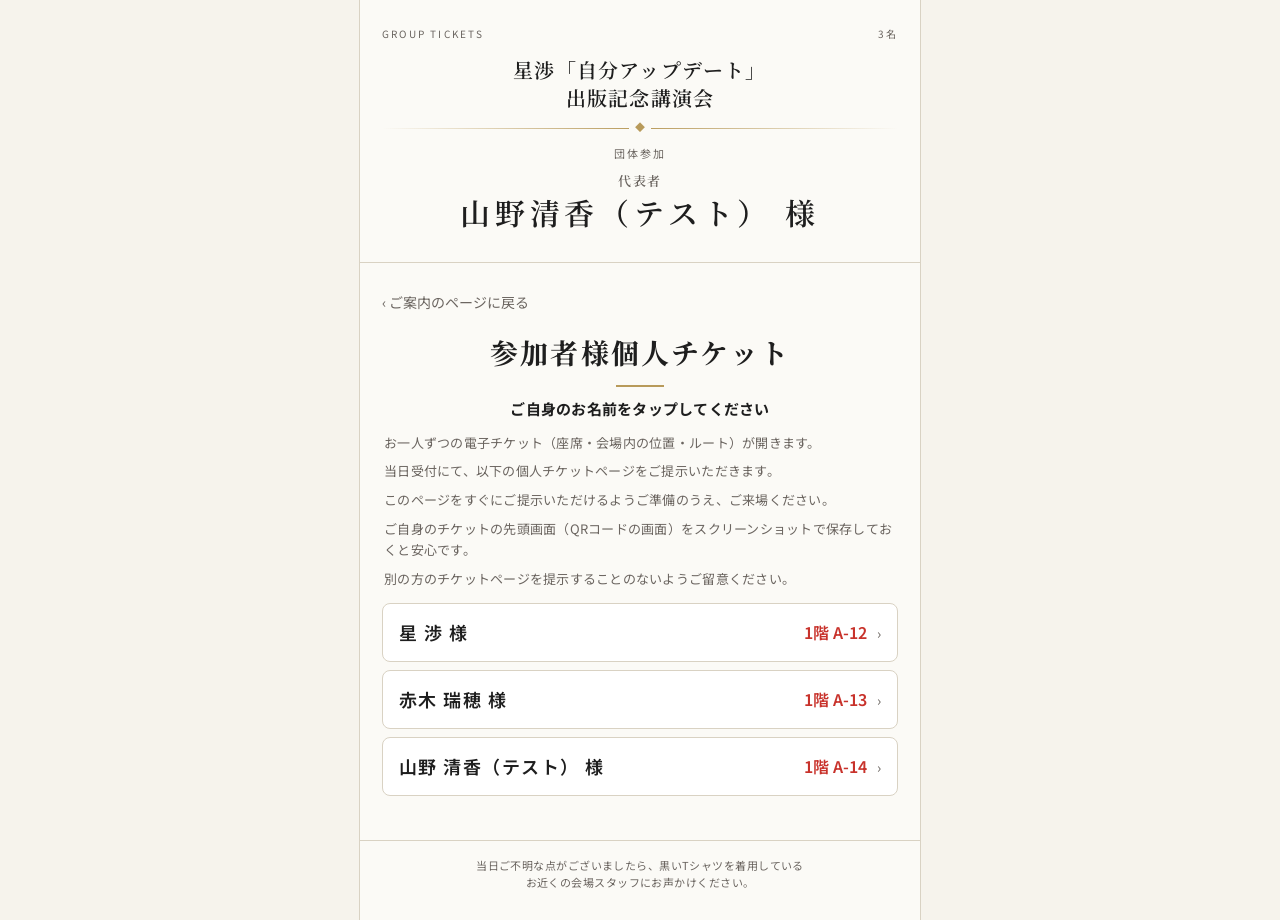
<file: g/3rd5ddgy/m/index.html>
<!DOCTYPE html>
<html lang="ja">
<head>
<meta charset="UTF-8">
<meta name="viewport" content="width=device-width, initial-scale=1">
<meta name="robots" content="noindex, nofollow">
<title>山野清香（テスト） 様 団体 参加者様個人チケット｜星渉「自分アップデート」出版記念講演会</title>
<link rel="preconnect" href="https://fonts.googleapis.com">
<link href="https://fonts.googleapis.com/css2?family=Noto+Serif+JP:wght@400;600;700&family=Noto+Sans+JP:wght@400;500;700&display=swap" rel="stylesheet">
<link rel="stylesheet" href="../../../assets/style.css?v=2fe83a55">
</head>
<body>
<div class="wrap">
<!-- 団体ページの2ページ目（2026-11-19〜）: 見出し「参加者様個人チケット」（瑞穂さん 11/19）。参加者の一覧と、お一人ずつのチケットへのリンク。座席の図は1ページ目。1ページ目は ../ -->
<section class="card center">
  <div class="meta"><span>GROUP TICKETS</span><span>3名</span></div>
  <div class="serif g-ev">星渉「自分アップデート」<br>出版記念講演会</div>
  <div class="hr"></div>
  <div class="lbl">団体参加</div>
  <div class="serif g-title"><span class="g-rep-l">代表者</span><span class="g-rep-n">山野清香（テスト） 様</span></div>
</section>

<section class="card">
  <a class="g-back" href="../">‹ ご案内のページに戻る</a>
  <h2 class="serif g-p2-h">参加者様個人チケット</h2>
  <div class="g-lead">
    <p class="g-tap">ご自身のお名前をタップしてください</p>
    <p>お一人ずつの電子チケット（座席・会場内の位置・ルート）が開きます。</p>
    <p>当日受付にて、以下の個人チケットページをご提示いただきます。</p>
    <p>このページをすぐにご提示いただけるようご準備のうえ、ご来場ください。</p>
    <p>ご自身のチケットの先頭画面（QRコードの画面）をスクリーンショットで保存しておくと安心です。</p>
    <p>別の方のチケットページを提示することのないようご留意ください。</p>
  </div>
  <ul class="members"><li><a href="../../../t/ueii2hz4/" data-name="星 渉"><span class="nm">星 渉 様</span><span><span class="st">1階 A-12</span><span class="ar">›</span></span></a></li><li><a href="../../../t/hrivhhr9/" data-name="赤木 瑞穂"><span class="nm">赤木 瑞穂 様</span><span><span class="st">1階 A-13</span><span class="ar">›</span></span></a></li><li><a href="../../../t/fqv7hhtt/" data-name="山野 清香（テスト）"><span class="nm">山野 清香（テスト） 様</span><span><span class="st">1階 A-14</span><span class="ar">›</span></span></a></li></ul>
</section>

<div class="foot">当日ご不明な点がございましたら、黒いTシャツを着用している<br>お近くの会場スタッフにお声かけください。</div>
</div>

<!-- 誤タップ防止：お名前をタップしたら本人確認してから開く（瑞穂さん要望 2026-11-05） -->
<div class="modal" id="confirm" hidden>
  <div class="modal-box">
    <div class="lbl">ご確認</div>
    <div class="serif modal-name"><span id="cName"></span> 様</div>
    <p class="modal-q">ご本人ですか？</p>
    <a id="cYes" class="btn primary" href="#">はい、本人です</a>
    <button id="cNo" class="btn" type="button">いいえ（一覧に戻る）</button>
  </div>
</div>
<script>
(function(){
  var m=document.getElementById('confirm'), n=document.getElementById('cName'), y=document.getElementById('cYes');
  var links=document.querySelectorAll('.members a');
  for(var i=0;i<links.length;i++){
    links[i].addEventListener('click',function(e){
      e.preventDefault();
      n.textContent=this.getAttribute('data-name');
      y.href=this.getAttribute('href');
      m.hidden=false;
    });
  }
  document.getElementById('cNo').addEventListener('click',function(){ m.hidden=true; });
  m.addEventListener('click',function(e){ if(e.target===m) m.hidden=true; });
})();
</script>
<script src="../../../assets/live-style.js"></script>
</body>
</html>
</file>
<file: assets/style.css>
:root{
  --bg:#f6f3ec; --paper:#fbfaf6; --ink:#1e1e1e; --sub:#6b6560; --line:#d9d2c3; --gold:#b89a5a; --red:#c8322b;
  --seat:#e3c57a; --seat-dim:#e9dcb8; --seat-mine:#c8322b; --seat-blk:#9fc4e8; --stage:#2b2b2b;
}
*{box-sizing:border-box}
html,body{margin:0;padding:0;background:var(--bg);color:var(--ink);-webkit-text-size-adjust:100%}
body{font-family:"Noto Sans JP","Hiragino Sans","Hiragino Kaku Gothic ProN",sans-serif;line-height:1.6}
.serif{font-family:"Noto Serif JP","Hiragino Mincho ProN","Yu Mincho",serif}
.wrap{max-width:560px;margin:0 auto;background:var(--paper);min-height:100vh;box-shadow:0 0 0 1px var(--line)}
section.card{padding:26px 22px 30px;border-bottom:1px solid var(--line)}
.meta{display:flex;justify-content:space-between;font-size:10px;letter-spacing:.22em;color:var(--sub);margin-bottom:14px}
.hr{height:1px;background:linear-gradient(90deg,transparent,var(--gold),transparent);margin:16px 0;position:relative}
.hr::after{content:"◆";position:absolute;left:50%;top:-9px;transform:translateX(-50%);background:var(--paper);padding:0 6px;color:var(--gold);font-size:10px}
.center{text-align:center}
.t-name{font-size:48px;font-weight:700;letter-spacing:.14em;line-height:1.1;margin:4px 0 0}
.t-sub{font-size:24px;font-weight:600;letter-spacing:.1em;margin:4px 0 10px}
.t-date{font-size:30px;font-weight:600;letter-spacing:.06em}
.t-date small{font-size:14px;margin-left:6px;letter-spacing:.1em}
.t-venue{font-size:16px;letter-spacing:.08em;margin-top:2px}
.lbl{font-size:11px;color:var(--sub);letter-spacing:.2em;margin-bottom:2px}
.v-name{font-size:34px;font-weight:600;letter-spacing:.2em}
.v-seat{font-size:60px;font-weight:700;letter-spacing:.02em;line-height:1.05}
.v-seat .fl{font-size:24px;font-weight:600;margin-right:8px;letter-spacing:.05em}
.v-seat-sub{font-size:14px;letter-spacing:.14em;margin-top:2px}
.times{display:flex;justify-content:center;align-items:stretch;margin-top:6px}
.times div{padding:0 22px}
.times div+div{border-left:1px solid var(--line)}
/* 11/19: 幅の狭いスマホ（360以下）では受付・完全着席の段の余白を詰める（幅320でページが横に動いていた） */
@media (max-width:360px){.times div{padding:0 12px}}
.times .tv{font-size:34px;font-weight:600;letter-spacing:.04em}
.tent{display:inline-block;font-size:10px;color:var(--red);border:1px solid var(--red);border-radius:3px;padding:0 4px;margin-left:4px;vertical-align:middle;letter-spacing:.1em}
.qr{margin:18px auto 0;width:200px;height:200px;background:#fff;padding:10px;border:1px solid var(--line);border-radius:6px}
.qr svg{width:100%;height:100%;display:block}
.qr-cap{font-size:12px;color:var(--sub);margin-top:8px;letter-spacing:.06em}
.hint{font-size:11px;color:var(--sub);text-align:center;margin-top:18px;letter-spacing:.08em}
.hint::before{content:"◆ ";color:var(--gold)}
h2.sec{font-size:24px;font-weight:600;letter-spacing:.16em;text-align:center;margin:6px 0 2px}
.sec-seat{font-size:30px;font-weight:700;text-align:center;letter-spacing:.04em;margin:0}
.sec-desc{font-size:13px;text-align:center;color:var(--sub);letter-spacing:.04em}
.legend{font-size:13px;text-align:center;margin:6px 0 10px}
.legend b{color:var(--red)}
.map{background:#f1ede3;border:1px solid var(--line);border-radius:8px;padding:10px;margin:10px 0}
.map svg{width:100%;height:auto;display:block}
h3.sub{font-size:20px;font-weight:600;letter-spacing:.1em;text-align:center;margin:26px 0 2px}
.sub-desc{font-size:12px;color:var(--sub);text-align:center}
.zoom{background:#f1ede3;border:1px solid var(--line);border-radius:8px;padding:8px 10px;margin:10px 0}
.zoom svg{width:100%;height:auto;display:block}
.lead{font-size:15px;text-align:center;margin:8px 0 0}
.lead b{font-size:17px}
.bar{background:#1e1e1e;color:#fff;text-align:center;font-weight:600;letter-spacing:.08em;padding:10px;border-radius:4px;font-size:15px;margin:10px 0 18px}
.step{margin:18px 0 0}
.step .n{display:inline-block;width:22px;height:22px;border-radius:50%;background:var(--red);color:#fff;font-size:12px;text-align:center;line-height:22px;margin-right:8px;vertical-align:middle}
.step h4{display:inline;font-size:17px;font-weight:600;letter-spacing:.06em;vertical-align:middle}
.step p{margin:4px 0 8px 30px;font-size:13px;color:var(--sub)}
.step .cap{font-size:11px;color:var(--sub);text-align:center;margin-top:4px}
.final{text-align:center;margin-top:26px}
.final .s{font-size:30px;font-weight:700}
.final .t{font-size:16px;color:var(--sub)}
.notes{font-size:13px;padding-left:1.2em;margin:8px 0 0;color:#333}
.notes li{margin-bottom:6px}
.foot{font-size:11px;color:var(--sub);text-align:center;padding:16px 22px 28px;letter-spacing:.04em}
/* 団体ページ */
.g-title{font-size:22px;font-weight:600;letter-spacing:.12em;text-align:center;margin:8px 0 0}
.g-rep{font-size:13px;color:var(--sub);text-align:center}
.members{list-style:none;padding:0;margin:14px 0}
.members li{border:1px solid var(--line);border-radius:8px;margin-bottom:8px;background:#fff}
.members a{display:flex;justify-content:space-between;align-items:center;padding:14px 16px;text-decoration:none;color:var(--ink)}
.members .nm{font-size:18px;font-weight:600;letter-spacing:.08em}
.members .st{font-size:16px;font-weight:600;color:var(--red)}
.members .ar{font-size:14px;color:var(--sub);margin-left:10px}
.g-note{font-size:13px;background:#fff7e8;border:1px solid #efd9a8;border-radius:8px;padding:12px 14px;margin-top:14px}

/* サイン会の半券バッジ（QRの真上。本の装丁に合わせた赤×金） */
.stub{width:220px;margin:18px auto -6px;display:flex;position:relative;border:1.5px solid #c9a35a;border-radius:8px;overflow:hidden;
  background:linear-gradient(135deg,#7d1222 0%,#5a0b17 100%);color:#f3dfae;box-shadow:0 2px 6px rgba(60,0,10,.25);text-align:left}
.stub-main{flex:1;padding:8px 10px 7px}
.stub-k{font-size:8px;letter-spacing:.32em;opacity:.85}
.stub-t{font-size:22px;letter-spacing:.14em;line-height:1.1;margin-top:1px;color:#f6e4b4}
.stub-s{font-size:7.5px;letter-spacing:.26em;opacity:.8;margin-top:2px}
.stub-tear{width:64px;border-left:2px dashed rgba(243,223,174,.65);display:flex;flex-direction:column;justify-content:center;align-items:center;position:relative}
.stub-tear .a{font-size:17px;letter-spacing:.12em}
.stub-tear .b{font-size:7px;letter-spacing:.26em;opacity:.8;margin-top:2px}
.stub::before,.stub::after{content:"";position:absolute;right:57px;width:12px;height:12px;border-radius:50%;background:var(--paper);border:1.5px solid #c9a35a}
.stub::before{top:-7px}
.stub::after{bottom:-7px}
.stub-pre .stub-tear .a::after{content:"★";font-size:9px;color:#c9a35a;position:absolute;top:4px;right:5px;letter-spacing:0}

/* チケット面をコンパクトに（幅390・高さ約660の画面でQRと座席まで入る） */
.face{padding-top:18px}
.face .meta{margin-bottom:10px}
.face .t-name{font-size:30px;letter-spacing:.12em;margin:0}
.face .t-name .t-sub{display:inline-block;font-size:15px;font-weight:600;letter-spacing:.08em;margin:0 0 0 10px;vertical-align:baseline}
.face .t-line{font-size:15px;font-weight:600;letter-spacing:.05em;margin-top:2px}
.face .t-line small{font-size:11px;margin-left:4px}
.face .t-line .sep{color:var(--gold);margin:0 2px;font-weight:400}
.face .hr{margin:12px 0}
.face .v-name{font-size:30px;letter-spacing:.16em;line-height:1.3}
.face .stub{margin:10px auto -4px;width:200px}
.face .stub-main{padding:6px 9px 5px}
.face .stub-t{font-size:19px}
.face .stub-tear{width:58px}
.face .stub::before,.face .stub::after{right:51px}
.face .qr{width:184px;height:184px;padding:8px;margin-top:14px}
.face .qr-cap{font-size:11px;margin-top:6px}
.face .v-seat{font-size:52px}
/* 11/19: 席の大きな表示は折り返さない。2階のサイド席（「2階 左サイド-61」）は幅に合わせて小さくする（幅360以下で「左サイ／ド-61」と折り返していた） */
.face .v-seat{white-space:nowrap}
.face .v-seat.side{font-size:min(52px,11.5vw)}
.face .v-seat .fl{font-size:20px}
.face .times{margin-top:4px}
.face .times .tv{font-size:28px}
.face .hint{margin-top:14px}
.face .stub-tear .b{font-size:6.5px;letter-spacing:.16em;white-space:nowrap}

/* 団体ページ：本人確認の小窓 */
.modal{position:fixed;inset:0;background:rgba(30,20,10,.55);display:flex;align-items:center;justify-content:center;padding:24px;z-index:10}
.modal[hidden]{display:none}
.modal-box{background:var(--paper);border:1px solid var(--gold);border-radius:12px;padding:22px 20px 18px;max-width:340px;width:100%;text-align:center;box-shadow:0 8px 30px rgba(0,0,0,.3)}
.modal-name{font-size:26px;font-weight:600;letter-spacing:.12em;margin:4px 0 6px;line-height:1.3}
.modal-q{font-size:17px;margin:0 0 14px}
.btn{display:block;width:100%;padding:13px;border-radius:8px;font-size:16px;font-weight:600;margin-top:10px;border:1px solid var(--line);background:#fff;color:var(--ink);text-decoration:none;font-family:inherit;cursor:pointer}
.btn.primary{background:var(--red);color:#fff;border-color:var(--red)}

/* 半券の右側にグループ名を出す。団体は「代表者名さん」、ほかは VIP席 など。サイン会はこのグループごとに案内する（11/12） */
.face .stub{width:272px}
.face .stub-tear{width:126px}
.face .stub::before,.face .stub::after{right:119px}
.face .stub-tear .a.g{font-size:19px;letter-spacing:.04em;line-height:1.25;white-space:nowrap}
.face .stub-tear .a.g.l5{font-size:17px;letter-spacing:.02em}
.face .stub-tear .a.g.l6{font-size:15px;letter-spacing:0}
.face .stub-tear .a.g .san{font-size:11px;letter-spacing:.04em;margin-left:2px}
.face .stub-tear .b{font-size:8.5px;letter-spacing:.24em;margin:2px 0 0}
/* サイン会のご案内（サイン会に参加する人だけ） */
.sign-info{margin:16px auto 0;max-width:340px;text-align:left;border:1px solid #c9a35a;border-radius:8px;background:#fff9ec;padding:10px 14px 8px}
.sign-info .si-t{font-size:15px;font-weight:600;letter-spacing:.12em;color:#7d1222;text-align:center;margin-bottom:4px}
.sign-info ul{margin:0;padding-left:1.2em;font-size:13.5px;line-height:1.6;color:#333}
.sign-info li{margin-bottom:3px}

/* ===== 文言の変更（瑞穂さんの赤字 2026-11-17） ===== */
/* 題: 文字は全部同じ大きさ。2行（星渉「自分アップデート」／出版記念講演会） */
.face .t-name{font-size:22px;font-weight:700;letter-spacing:.06em;line-height:1.35;margin:0 0 2px}
.g-ev{font-size:20px;font-weight:600;letter-spacing:.06em;line-height:1.4;margin:4px 0 8px}
/* 半券の左側: 「サイン会」を大きく、ゴールドの太字、中央揃え。下に 講演会前／講演会後 */
.face .stub-main{display:flex;flex-direction:column;justify-content:center;align-items:center;text-align:center;padding:9px 8px 8px}
.face .stub-t{font-size:25px;font-weight:700;letter-spacing:.12em;line-height:1.15;margin:0;color:#f0d48a}
.face .stub-w{font-size:13px;font-weight:700;letter-spacing:.22em;margin-top:3px;color:#f0d48a}
/* 半券の右側: GROUP（小さめ）／数字（大きめ）／順番にご案内いたします。色は左側と同じ */
.face .stub-tear{color:#f0d48a}
.face .stub-tear .gk{font-size:10px;font-weight:700;letter-spacing:.3em;margin-right:-.3em}
.face .stub-tear .gn{font-size:32px;font-weight:700;line-height:1.05}
.face .stub-tear .b.gb{font-size:8.5px;letter-spacing:.04em;margin:2px 0 0;opacity:.9}
/* 団体ページ: 一覧の説明と「代表者の方へ」 */
.g-lead{font-size:13px;color:var(--sub);letter-spacing:.02em;margin:10px 2px 0}
.g-lead p{margin:0 0 8px}
.g-note p{margin:4px 0 8px}
.g-note .gn-h{font-weight:700;margin:12px 0 2px}
.g-note .ul{text-decoration:underline;text-underline-offset:2px}
/* 団体ページ: 見出しと代表者名を1行に収める */
.g-title{font-size:20px;letter-spacing:.06em}
.g-list-h{font-size:18px!important;letter-spacing:.05em!important}
/* 11/20 清香さん: 代表者のお名前を個人のチケットのお名前（.face .v-name 30px）と同じ大きさに。「代表者」は小さい見出し */
.g-title .g-rep-l{display:block;font-size:13px;font-weight:600;letter-spacing:.12em;color:var(--sub)}
.g-title .g-rep-n{display:block;font-size:30px;letter-spacing:.16em;line-height:1.3;margin-top:2px}
/* 手順1の図: 会場の図の上に、入る扉を赤く出す（11/17） */
.step .cap .st{color:var(--red)}
/* 団体ページの2ページ化（2026-11-19）: 1ページ目＝当日のご案内・重要なご案内・ボタン、2ページ目＝一覧 */
.g-info{margin:14px 0 0;border:1px solid var(--line);border-radius:8px;background:#fff}
.g-info .gi-row{display:flex;justify-content:space-between;align-items:center;padding:12px 16px}
.g-info .gi-row+.gi-row{border-top:1px solid var(--line)}
.g-info .lbl{margin:0;font-size:13px;letter-spacing:.08em}
.g-info .gi-v{font-size:22px;font-weight:700;color:var(--red);text-align:right}
.g-info .gi-v small{display:block;font-size:12px;font-weight:400;color:var(--sub)}
.notice{font-size:15px;line-height:1.95;letter-spacing:.03em}
.notice .nt-title{font-weight:700;margin-bottom:14px}
.notice p{margin:0 0 16px}
.notice .nt-lead{margin-bottom:8px}
.notice .nt-h{font-weight:700;font-size:16px;line-height:1.6;margin:34px 0 10px;padding:7px 12px;background:#f3ece0;border-radius:6px;color:var(--ink)}
.notice .nt-only{display:block;font-weight:400;font-size:12px;color:var(--sub);margin:2px 0 0}
.notice .nt-warn{border-radius:10px;background:#fbefe9;padding:16px 16px 4px;margin:28px 0}
.notice .nt-warn p{margin:0 0 12px}
.notice a{color:var(--red);word-break:break-all}
.notice .nt-end{margin-top:34px}
.g-go{font-size:18px;padding:16px;margin-top:0;text-align:center;letter-spacing:.08em}
.g-back{display:inline-block;font-size:14px;color:var(--sub);text-decoration:none;margin-bottom:10px}
/* 団体ページ1ページ目の LINE のご案内とご欠席の注意（瑞穂さん 11/19） */
.g-line{margin:0;border-radius:10px;background:#eef8f1;padding:20px 16px 16px;text-align:center}
.g-line p{margin:0}
.g-line .kp{display:inline-block}
.g-line .gl-h{font-size:17px;font-weight:700;line-height:1.6;margin:0 0 8px}
.g-line .gl-b{font-size:15px;line-height:1.8}
.g-line .gl-box{background:#fff;border-radius:8px;padding:12px 14px;margin:14px 0 0;border:1px solid #cfe9d8}
.g-line .gl-name{font-size:14px;font-weight:700;line-height:1.6}
.g-line .gl-url{font-size:15px;line-height:1.6;margin-top:4px;color:#05a346;font-weight:700;word-break:break-all}
.g-line a{color:#05a346;font-weight:700;word-break:break-all}
.g-line .gl-note{font-size:13px;line-height:1.75;color:var(--red);margin:14px 0 0;text-align:left;padding-top:12px;border-top:1px dashed #b9dcc6}
.g-absent{font-size:14px;line-height:1.8;color:var(--ink);margin:14px 2px 0}
.g-lead .g-tap{font-size:15px;font-weight:700;color:var(--ink);text-align:center;margin-bottom:12px}
.g-door{margin-top:4px}
.g-door b{color:var(--red)}
/* 団体ページの見た目の見直し（11/19 清香さん「線や枠が多くて機械的」）: 集合時間は枠なしで大きく、ボタンは最初の画面に */
.g-time{margin:14px 0 14px;text-align:center}
.g-time .gt-l{display:block;font-size:12px;letter-spacing:.2em;color:var(--sub)}
.g-time .gt-v{display:block;font-size:40px;font-weight:700;color:var(--red);line-height:1.15;letter-spacing:.04em}
.g-note{border:none;background:#fbf4e6;border-radius:10px;margin-top:0;padding:16px 16px 10px}
.g-p2-h{font-size:28px;font-weight:700;letter-spacing:.08em;text-align:center;margin:6px 0 4px;color:var(--ink)}
.g-p2-h::after{content:"";display:block;width:48px;height:2px;background:var(--gold);margin:10px auto 0}
</file>
